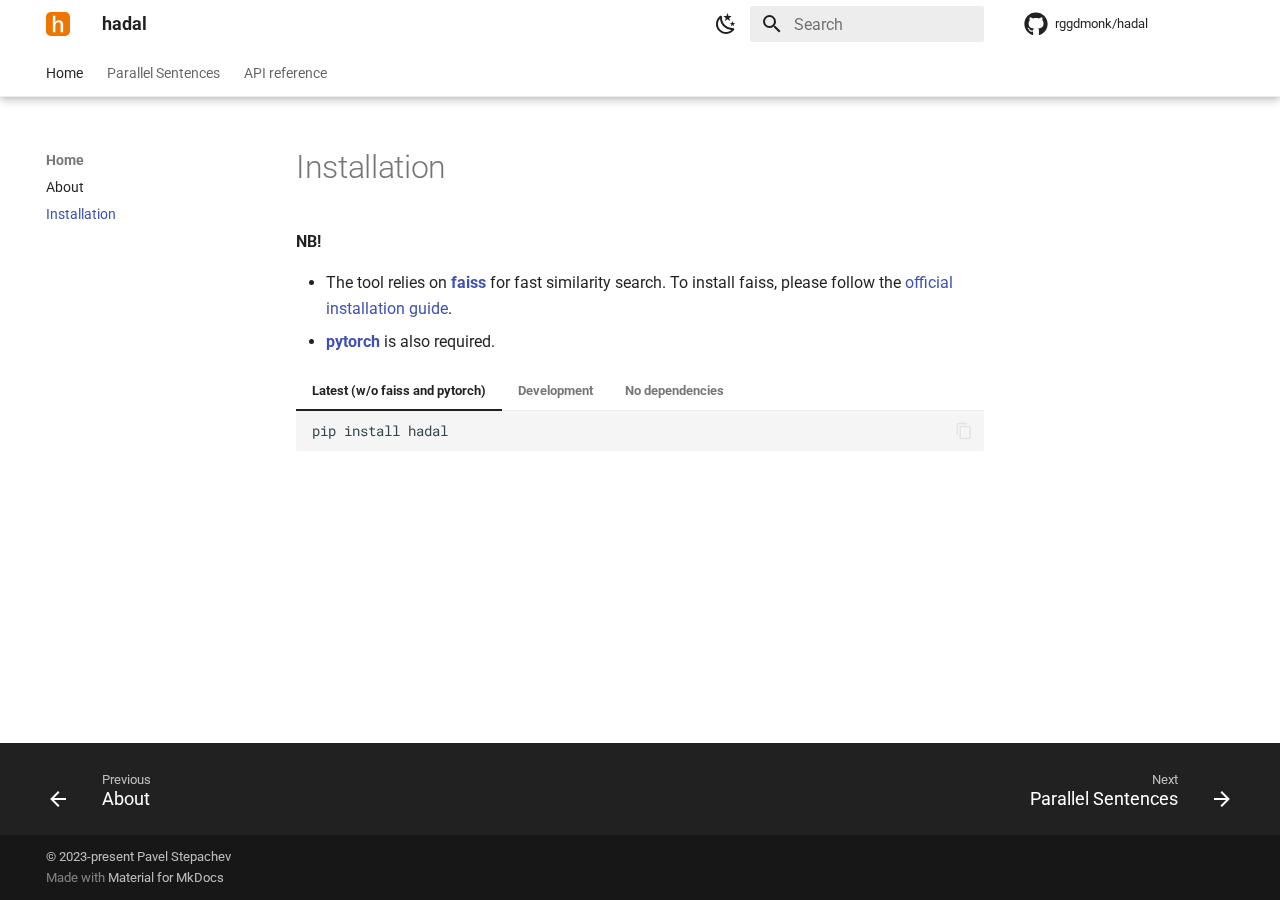
<file: installation/index.html>
<!doctype html>
<html lang="en" class="no-js">
  <head>
    
      <meta charset="utf-8">
      <meta name="viewport" content="width=device-width,initial-scale=1">
      
        <meta name="description" content="A simple and eﬀicient tool for mining and aligning sentences with pre-trained models.">
      
      
        <meta name="author" content="Pavel Stepachev">
      
      
      
        <link rel="prev" href="..">
      
      
        <link rel="next" href="../parallel_text/">
      
      
      <link rel="icon" href="../assets_img/hadal_logo.svg">
      <meta name="generator" content="mkdocs-1.5.3, mkdocs-material-9.4.8">
    
    
      
        <title>Installation - hadal</title>
      
    
    
      <link rel="stylesheet" href="../assets/stylesheets/main.4b4a2bd9.min.css">
      
        
        <link rel="stylesheet" href="../assets/stylesheets/palette.356b1318.min.css">
      
      

  
  
  
  
  <style>:root{--md-annotation-icon:url('data:image/svg+xml;charset=utf-8,<svg xmlns="http://www.w3.org/2000/svg" viewBox="0 0 24 24"><path d="M6 13v-2h8l-3.5-3.5 1.42-1.42L17.84 12l-5.92 5.92-1.42-1.42L14 13H6m16-1a10 10 0 0 1-10 10A10 10 0 0 1 2 12 10 10 0 0 1 12 2a10 10 0 0 1 10 10m-2 0a8 8 0 0 0-8-8 8 8 0 0 0-8 8 8 8 0 0 0 8 8 8 8 0 0 0 8-8Z"/></svg>');}</style>


    
    
      
    
    
      
        
        
        <link rel="preconnect" href="https://fonts.gstatic.com" crossorigin>
        <link rel="stylesheet" href="https://fonts.googleapis.com/css?family=Roboto:300,300i,400,400i,700,700i%7CRoboto+Mono:400,400i,700,700i&display=fallback">
        <style>:root{--md-text-font:"Roboto";--md-code-font:"Roboto Mono"}</style>
      
    
    
      <link rel="stylesheet" href="../assets/_mkdocstrings.css">
    
      <link rel="stylesheet" href="../stylesheets/extra.css">
    
    <script>__md_scope=new URL("..",location),__md_hash=e=>[...e].reduce((e,_)=>(e<<5)-e+_.charCodeAt(0),0),__md_get=(e,_=localStorage,t=__md_scope)=>JSON.parse(_.getItem(t.pathname+"."+e)),__md_set=(e,_,t=localStorage,a=__md_scope)=>{try{t.setItem(a.pathname+"."+e,JSON.stringify(_))}catch(e){}}</script>
    
      

    
    
    
  </head>
  
  
    
    
      
    
    
    
    
    <body dir="ltr" data-md-color-scheme="default" data-md-color-primary="white" data-md-color-accent="deep-orange">
  
    
    
      <script>var palette=__md_get("__palette");if(palette&&"object"==typeof palette.color)for(var key of Object.keys(palette.color))document.body.setAttribute("data-md-color-"+key,palette.color[key])</script>
    
    <input class="md-toggle" data-md-toggle="drawer" type="checkbox" id="__drawer" autocomplete="off">
    <input class="md-toggle" data-md-toggle="search" type="checkbox" id="__search" autocomplete="off">
    <label class="md-overlay" for="__drawer"></label>
    <div data-md-component="skip">
      
        
        <a href="#installation" class="md-skip">
          Skip to content
        </a>
      
    </div>
    <div data-md-component="announce">
      
    </div>
    
    
      

  

<header class="md-header md-header--shadow md-header--lifted" data-md-component="header">
  <nav class="md-header__inner md-grid" aria-label="Header">
    <a href=".." title="hadal" class="md-header__button md-logo" aria-label="hadal" data-md-component="logo">
      
  <img src="../assets_img/hadal_logo.svg" alt="logo">

    </a>
    <label class="md-header__button md-icon" for="__drawer">
      
      <svg xmlns="http://www.w3.org/2000/svg" viewBox="0 0 24 24"><path d="M3 6h18v2H3V6m0 5h18v2H3v-2m0 5h18v2H3v-2Z"/></svg>
    </label>
    <div class="md-header__title" data-md-component="header-title">
      <div class="md-header__ellipsis">
        <div class="md-header__topic">
          <span class="md-ellipsis">
            hadal
          </span>
        </div>
        <div class="md-header__topic" data-md-component="header-topic">
          <span class="md-ellipsis">
            
              Installation
            
          </span>
        </div>
      </div>
    </div>
    
      
        <form class="md-header__option" data-md-component="palette">
  
    
    
    
    <input class="md-option" data-md-color-media="" data-md-color-scheme="default" data-md-color-primary="white" data-md-color-accent="deep-orange"  aria-label="Switch to dark mode"  type="radio" name="__palette" id="__palette_1">
    
      <label class="md-header__button md-icon" title="Switch to dark mode" for="__palette_2" hidden>
        <svg xmlns="http://www.w3.org/2000/svg" viewBox="0 0 24 24"><path d="m17.75 4.09-2.53 1.94.91 3.06-2.63-1.81-2.63 1.81.91-3.06-2.53-1.94L12.44 4l1.06-3 1.06 3 3.19.09m3.5 6.91-1.64 1.25.59 1.98-1.7-1.17-1.7 1.17.59-1.98L15.75 11l2.06-.05L18.5 9l.69 1.95 2.06.05m-2.28 4.95c.83-.08 1.72 1.1 1.19 1.85-.32.45-.66.87-1.08 1.27C15.17 23 8.84 23 4.94 19.07c-3.91-3.9-3.91-10.24 0-14.14.4-.4.82-.76 1.27-1.08.75-.53 1.93.36 1.85 1.19-.27 2.86.69 5.83 2.89 8.02a9.96 9.96 0 0 0 8.02 2.89m-1.64 2.02a12.08 12.08 0 0 1-7.8-3.47c-2.17-2.19-3.33-5-3.49-7.82-2.81 3.14-2.7 7.96.31 10.98 3.02 3.01 7.84 3.12 10.98.31Z"/></svg>
      </label>
    
  
    
    
    
    <input class="md-option" data-md-color-media="" data-md-color-scheme="slate" data-md-color-primary="black" data-md-color-accent="deep-orange"  aria-label="Switch to light mode"  type="radio" name="__palette" id="__palette_2">
    
      <label class="md-header__button md-icon" title="Switch to light mode" for="__palette_1" hidden>
        <svg xmlns="http://www.w3.org/2000/svg" viewBox="0 0 24 24"><path d="M12 7a5 5 0 0 1 5 5 5 5 0 0 1-5 5 5 5 0 0 1-5-5 5 5 0 0 1 5-5m0 2a3 3 0 0 0-3 3 3 3 0 0 0 3 3 3 3 0 0 0 3-3 3 3 0 0 0-3-3m0-7 2.39 3.42C13.65 5.15 12.84 5 12 5c-.84 0-1.65.15-2.39.42L12 2M3.34 7l4.16-.35A7.2 7.2 0 0 0 5.94 8.5c-.44.74-.69 1.5-.83 2.29L3.34 7m.02 10 1.76-3.77a7.131 7.131 0 0 0 2.38 4.14L3.36 17M20.65 7l-1.77 3.79a7.023 7.023 0 0 0-2.38-4.15l4.15.36m-.01 10-4.14.36c.59-.51 1.12-1.14 1.54-1.86.42-.73.69-1.5.83-2.29L20.64 17M12 22l-2.41-3.44c.74.27 1.55.44 2.41.44.82 0 1.63-.17 2.37-.44L12 22Z"/></svg>
      </label>
    
  
</form>
      
    
    
    
      <label class="md-header__button md-icon" for="__search">
        
        <svg xmlns="http://www.w3.org/2000/svg" viewBox="0 0 24 24"><path d="M9.5 3A6.5 6.5 0 0 1 16 9.5c0 1.61-.59 3.09-1.56 4.23l.27.27h.79l5 5-1.5 1.5-5-5v-.79l-.27-.27A6.516 6.516 0 0 1 9.5 16 6.5 6.5 0 0 1 3 9.5 6.5 6.5 0 0 1 9.5 3m0 2C7 5 5 7 5 9.5S7 14 9.5 14 14 12 14 9.5 12 5 9.5 5Z"/></svg>
      </label>
      <div class="md-search" data-md-component="search" role="dialog">
  <label class="md-search__overlay" for="__search"></label>
  <div class="md-search__inner" role="search">
    <form class="md-search__form" name="search">
      <input type="text" class="md-search__input" name="query" aria-label="Search" placeholder="Search" autocapitalize="off" autocorrect="off" autocomplete="off" spellcheck="false" data-md-component="search-query" required>
      <label class="md-search__icon md-icon" for="__search">
        
        <svg xmlns="http://www.w3.org/2000/svg" viewBox="0 0 24 24"><path d="M9.5 3A6.5 6.5 0 0 1 16 9.5c0 1.61-.59 3.09-1.56 4.23l.27.27h.79l5 5-1.5 1.5-5-5v-.79l-.27-.27A6.516 6.516 0 0 1 9.5 16 6.5 6.5 0 0 1 3 9.5 6.5 6.5 0 0 1 9.5 3m0 2C7 5 5 7 5 9.5S7 14 9.5 14 14 12 14 9.5 12 5 9.5 5Z"/></svg>
        
        <svg xmlns="http://www.w3.org/2000/svg" viewBox="0 0 24 24"><path d="M20 11v2H8l5.5 5.5-1.42 1.42L4.16 12l7.92-7.92L13.5 5.5 8 11h12Z"/></svg>
      </label>
      <nav class="md-search__options" aria-label="Search">
        
        <button type="reset" class="md-search__icon md-icon" title="Clear" aria-label="Clear" tabindex="-1">
          
          <svg xmlns="http://www.w3.org/2000/svg" viewBox="0 0 24 24"><path d="M19 6.41 17.59 5 12 10.59 6.41 5 5 6.41 10.59 12 5 17.59 6.41 19 12 13.41 17.59 19 19 17.59 13.41 12 19 6.41Z"/></svg>
        </button>
      </nav>
      
        <div class="md-search__suggest" data-md-component="search-suggest"></div>
      
    </form>
    <div class="md-search__output">
      <div class="md-search__scrollwrap" data-md-scrollfix>
        <div class="md-search-result" data-md-component="search-result">
          <div class="md-search-result__meta">
            Initializing search
          </div>
          <ol class="md-search-result__list" role="presentation"></ol>
        </div>
      </div>
    </div>
  </div>
</div>
    
    
      <div class="md-header__source">
        <a href="https://github.com/rggdmonk/hadal" title="Go to repository" class="md-source" data-md-component="source">
  <div class="md-source__icon md-icon">
    
    <svg xmlns="http://www.w3.org/2000/svg" viewBox="0 0 496 512"><!--! Font Awesome Free 6.4.2 by @fontawesome - https://fontawesome.com License - https://fontawesome.com/license/free (Icons: CC BY 4.0, Fonts: SIL OFL 1.1, Code: MIT License) Copyright 2023 Fonticons, Inc.--><path d="M165.9 397.4c0 2-2.3 3.6-5.2 3.6-3.3.3-5.6-1.3-5.6-3.6 0-2 2.3-3.6 5.2-3.6 3-.3 5.6 1.3 5.6 3.6zm-31.1-4.5c-.7 2 1.3 4.3 4.3 4.9 2.6 1 5.6 0 6.2-2s-1.3-4.3-4.3-5.2c-2.6-.7-5.5.3-6.2 2.3zm44.2-1.7c-2.9.7-4.9 2.6-4.6 4.9.3 2 2.9 3.3 5.9 2.6 2.9-.7 4.9-2.6 4.6-4.6-.3-1.9-3-3.2-5.9-2.9zM244.8 8C106.1 8 0 113.3 0 252c0 110.9 69.8 205.8 169.5 239.2 12.8 2.3 17.3-5.6 17.3-12.1 0-6.2-.3-40.4-.3-61.4 0 0-70 15-84.7-29.8 0 0-11.4-29.1-27.8-36.6 0 0-22.9-15.7 1.6-15.4 0 0 24.9 2 38.6 25.8 21.9 38.6 58.6 27.5 72.9 20.9 2.3-16 8.8-27.1 16-33.7-55.9-6.2-112.3-14.3-112.3-110.5 0-27.5 7.6-41.3 23.6-58.9-2.6-6.5-11.1-33.3 2.6-67.9 20.9-6.5 69 27 69 27 20-5.6 41.5-8.5 62.8-8.5s42.8 2.9 62.8 8.5c0 0 48.1-33.6 69-27 13.7 34.7 5.2 61.4 2.6 67.9 16 17.7 25.8 31.5 25.8 58.9 0 96.5-58.9 104.2-114.8 110.5 9.2 7.9 17 22.9 17 46.4 0 33.7-.3 75.4-.3 83.6 0 6.5 4.6 14.4 17.3 12.1C428.2 457.8 496 362.9 496 252 496 113.3 383.5 8 244.8 8zM97.2 352.9c-1.3 1-1 3.3.7 5.2 1.6 1.6 3.9 2.3 5.2 1 1.3-1 1-3.3-.7-5.2-1.6-1.6-3.9-2.3-5.2-1zm-10.8-8.1c-.7 1.3.3 2.9 2.3 3.9 1.6 1 3.6.7 4.3-.7.7-1.3-.3-2.9-2.3-3.9-2-.6-3.6-.3-4.3.7zm32.4 35.6c-1.6 1.3-1 4.3 1.3 6.2 2.3 2.3 5.2 2.6 6.5 1 1.3-1.3.7-4.3-1.3-6.2-2.2-2.3-5.2-2.6-6.5-1zm-11.4-14.7c-1.6 1-1.6 3.6 0 5.9 1.6 2.3 4.3 3.3 5.6 2.3 1.6-1.3 1.6-3.9 0-6.2-1.4-2.3-4-3.3-5.6-2z"/></svg>
  </div>
  <div class="md-source__repository">
    rggdmonk/hadal
  </div>
</a>
      </div>
    
  </nav>
  
    
      
<nav class="md-tabs" aria-label="Tabs" data-md-component="tabs">
  <div class="md-grid">
    <ul class="md-tabs__list">
      
        
  
  
    
  
  
    
    
      <li class="md-tabs__item md-tabs__item--active">
        <a href=".." class="md-tabs__link">
          
  
  Home

        </a>
      </li>
    
  

      
        
  
  
  
    <li class="md-tabs__item">
      <a href="../parallel_text/" class="md-tabs__link">
        
  
    
  
  Parallel Sentences

      </a>
    </li>
  

      
        
  
  
  
    
    
      
  
  
  
    
    
      <li class="md-tabs__item">
        <a href="../api_reference/custom_logger/" class="md-tabs__link">
          
  
  API reference

        </a>
      </li>
    
  

    
  

      
    </ul>
  </div>
</nav>
    
  
</header>
    
    <div class="md-container" data-md-component="container">
      
      
        
      
      <main class="md-main" data-md-component="main">
        <div class="md-main__inner md-grid">
          
            
              
              <div class="md-sidebar md-sidebar--primary" data-md-component="sidebar" data-md-type="navigation" >
                <div class="md-sidebar__scrollwrap">
                  <div class="md-sidebar__inner">
                    


  


<nav class="md-nav md-nav--primary md-nav--lifted" aria-label="Navigation" data-md-level="0">
  <label class="md-nav__title" for="__drawer">
    <a href=".." title="hadal" class="md-nav__button md-logo" aria-label="hadal" data-md-component="logo">
      
  <img src="../assets_img/hadal_logo.svg" alt="logo">

    </a>
    hadal
  </label>
  
    <div class="md-nav__source">
      <a href="https://github.com/rggdmonk/hadal" title="Go to repository" class="md-source" data-md-component="source">
  <div class="md-source__icon md-icon">
    
    <svg xmlns="http://www.w3.org/2000/svg" viewBox="0 0 496 512"><!--! Font Awesome Free 6.4.2 by @fontawesome - https://fontawesome.com License - https://fontawesome.com/license/free (Icons: CC BY 4.0, Fonts: SIL OFL 1.1, Code: MIT License) Copyright 2023 Fonticons, Inc.--><path d="M165.9 397.4c0 2-2.3 3.6-5.2 3.6-3.3.3-5.6-1.3-5.6-3.6 0-2 2.3-3.6 5.2-3.6 3-.3 5.6 1.3 5.6 3.6zm-31.1-4.5c-.7 2 1.3 4.3 4.3 4.9 2.6 1 5.6 0 6.2-2s-1.3-4.3-4.3-5.2c-2.6-.7-5.5.3-6.2 2.3zm44.2-1.7c-2.9.7-4.9 2.6-4.6 4.9.3 2 2.9 3.3 5.9 2.6 2.9-.7 4.9-2.6 4.6-4.6-.3-1.9-3-3.2-5.9-2.9zM244.8 8C106.1 8 0 113.3 0 252c0 110.9 69.8 205.8 169.5 239.2 12.8 2.3 17.3-5.6 17.3-12.1 0-6.2-.3-40.4-.3-61.4 0 0-70 15-84.7-29.8 0 0-11.4-29.1-27.8-36.6 0 0-22.9-15.7 1.6-15.4 0 0 24.9 2 38.6 25.8 21.9 38.6 58.6 27.5 72.9 20.9 2.3-16 8.8-27.1 16-33.7-55.9-6.2-112.3-14.3-112.3-110.5 0-27.5 7.6-41.3 23.6-58.9-2.6-6.5-11.1-33.3 2.6-67.9 20.9-6.5 69 27 69 27 20-5.6 41.5-8.5 62.8-8.5s42.8 2.9 62.8 8.5c0 0 48.1-33.6 69-27 13.7 34.7 5.2 61.4 2.6 67.9 16 17.7 25.8 31.5 25.8 58.9 0 96.5-58.9 104.2-114.8 110.5 9.2 7.9 17 22.9 17 46.4 0 33.7-.3 75.4-.3 83.6 0 6.5 4.6 14.4 17.3 12.1C428.2 457.8 496 362.9 496 252 496 113.3 383.5 8 244.8 8zM97.2 352.9c-1.3 1-1 3.3.7 5.2 1.6 1.6 3.9 2.3 5.2 1 1.3-1 1-3.3-.7-5.2-1.6-1.6-3.9-2.3-5.2-1zm-10.8-8.1c-.7 1.3.3 2.9 2.3 3.9 1.6 1 3.6.7 4.3-.7.7-1.3-.3-2.9-2.3-3.9-2-.6-3.6-.3-4.3.7zm32.4 35.6c-1.6 1.3-1 4.3 1.3 6.2 2.3 2.3 5.2 2.6 6.5 1 1.3-1.3.7-4.3-1.3-6.2-2.2-2.3-5.2-2.6-6.5-1zm-11.4-14.7c-1.6 1-1.6 3.6 0 5.9 1.6 2.3 4.3 3.3 5.6 2.3 1.6-1.3 1.6-3.9 0-6.2-1.4-2.3-4-3.3-5.6-2z"/></svg>
  </div>
  <div class="md-source__repository">
    rggdmonk/hadal
  </div>
</a>
    </div>
  
  <ul class="md-nav__list" data-md-scrollfix>
    
      
      
  
  
    
  
  
    
    
    
    
    
      
      
    
    <li class="md-nav__item md-nav__item--active md-nav__item--section md-nav__item--nested">
      
        
        
        
        <input class="md-nav__toggle md-toggle " type="checkbox" id="__nav_1" checked>
        
          
          <label class="md-nav__link" for="__nav_1" id="__nav_1_label" tabindex="">
            
  
  <span class="md-ellipsis">
    Home
  </span>
  

            <span class="md-nav__icon md-icon"></span>
          </label>
        
        <nav class="md-nav" data-md-level="1" aria-labelledby="__nav_1_label" aria-expanded="true">
          <label class="md-nav__title" for="__nav_1">
            <span class="md-nav__icon md-icon"></span>
            Home
          </label>
          <ul class="md-nav__list" data-md-scrollfix>
            
              
                
  
  
  
    <li class="md-nav__item">
      <a href=".." class="md-nav__link">
        
  
  <span class="md-ellipsis">
    About
  </span>
  

      </a>
    </li>
  

              
            
              
                
  
  
    
  
  
    <li class="md-nav__item md-nav__item--active">
      
      <input class="md-nav__toggle md-toggle" type="checkbox" id="__toc">
      
      
        
      
      
      <a href="./" class="md-nav__link md-nav__link--active">
        
  
  <span class="md-ellipsis">
    Installation
  </span>
  

      </a>
      
    </li>
  

              
            
          </ul>
        </nav>
      
    </li>
  

    
      
      
  
  
  
    
    
    
    
    
      
      
    
    <li class="md-nav__item md-nav__item--section md-nav__item--nested">
      
        
        
        
          
        
        <input class="md-nav__toggle md-toggle md-toggle--indeterminate" type="checkbox" id="__nav_2" >
        
          
          
          <div class="md-nav__link md-nav__container">
            <a href="../parallel_text/" class="md-nav__link ">
              
  
  <span class="md-ellipsis">
    Parallel Sentences
  </span>
  

            </a>
            
              
              <label class="md-nav__link " for="__nav_2" id="__nav_2_label" tabindex="">
                <span class="md-nav__icon md-icon"></span>
              </label>
            
          </div>
        
        <nav class="md-nav" data-md-level="1" aria-labelledby="__nav_2_label" aria-expanded="false">
          <label class="md-nav__title" for="__nav_2">
            <span class="md-nav__icon md-icon"></span>
            Parallel Sentences
          </label>
          <ul class="md-nav__list" data-md-scrollfix>
            
              
                
  
  
  
    <li class="md-nav__item">
      <a href="../parallel_sentence_mining/margin_based/" class="md-nav__link">
        
  
  <span class="md-ellipsis">
    Margin-based
  </span>
  

      </a>
    </li>
  

              
            
          </ul>
        </nav>
      
    </li>
  

    
      
      
  
  
  
    
    
    
    
    
      
      
    
    <li class="md-nav__item md-nav__item--section md-nav__item--nested">
      
        
        
        
          
        
        <input class="md-nav__toggle md-toggle md-toggle--indeterminate" type="checkbox" id="__nav_3" >
        
          
          <label class="md-nav__link" for="__nav_3" id="__nav_3_label" tabindex="">
            
  
  <span class="md-ellipsis">
    API reference
  </span>
  

            <span class="md-nav__icon md-icon"></span>
          </label>
        
        <nav class="md-nav" data-md-level="1" aria-labelledby="__nav_3_label" aria-expanded="false">
          <label class="md-nav__title" for="__nav_3">
            <span class="md-nav__icon md-icon"></span>
            API reference
          </label>
          <ul class="md-nav__list" data-md-scrollfix>
            
              
                
  
  
  
    
    
    
    
    
      
      
    
    <li class="md-nav__item md-nav__item--section md-nav__item--nested">
      
        
        
        
          
        
        <input class="md-nav__toggle md-toggle md-toggle--indeterminate" type="checkbox" id="__nav_3_1" >
        
          
          <label class="md-nav__link" for="__nav_3_1" id="__nav_3_1_label" tabindex="">
            
  
  <span class="md-ellipsis">
    hadal
  </span>
  

            <span class="md-nav__icon md-icon"></span>
          </label>
        
        <nav class="md-nav" data-md-level="2" aria-labelledby="__nav_3_1_label" aria-expanded="false">
          <label class="md-nav__title" for="__nav_3_1">
            <span class="md-nav__icon md-icon"></span>
            hadal
          </label>
          <ul class="md-nav__list" data-md-scrollfix>
            
              
                
  
  
  
    <li class="md-nav__item">
      <a href="../api_reference/custom_logger/" class="md-nav__link">
        
  
  <span class="md-ellipsis">
    custom_logger
  </span>
  

      </a>
    </li>
  

              
            
              
                
  
  
  
    <li class="md-nav__item">
      <a href="../api_reference/faiss_search/" class="md-nav__link">
        
  
  <span class="md-ellipsis">
    faiss_search
  </span>
  

      </a>
    </li>
  

              
            
              
                
  
  
  
    <li class="md-nav__item">
      <a href="../api_reference/huggingface_automodel/" class="md-nav__link">
        
  
  <span class="md-ellipsis">
    huggingface_automodel
  </span>
  

      </a>
    </li>
  

              
            
              
                
  
  
  
    
    
    
    
    
    <li class="md-nav__item md-nav__item--nested">
      
        
        
        
          
        
        <input class="md-nav__toggle md-toggle md-toggle--indeterminate" type="checkbox" id="__nav_3_1_4" >
        
          
          <label class="md-nav__link" for="__nav_3_1_4" id="__nav_3_1_4_label" tabindex="0">
            
  
  <span class="md-ellipsis">
    parallel_sentence_mining
  </span>
  

            <span class="md-nav__icon md-icon"></span>
          </label>
        
        <nav class="md-nav" data-md-level="3" aria-labelledby="__nav_3_1_4_label" aria-expanded="false">
          <label class="md-nav__title" for="__nav_3_1_4">
            <span class="md-nav__icon md-icon"></span>
            parallel_sentence_mining
          </label>
          <ul class="md-nav__list" data-md-scrollfix>
            
              
                
  
  
  
    
    
    
    
    
    <li class="md-nav__item md-nav__item--nested">
      
        
        
        
          
        
        <input class="md-nav__toggle md-toggle md-toggle--indeterminate" type="checkbox" id="__nav_3_1_4_1" >
        
          
          <label class="md-nav__link" for="__nav_3_1_4_1" id="__nav_3_1_4_1_label" tabindex="0">
            
  
  <span class="md-ellipsis">
    margin_based
  </span>
  

            <span class="md-nav__icon md-icon"></span>
          </label>
        
        <nav class="md-nav" data-md-level="4" aria-labelledby="__nav_3_1_4_1_label" aria-expanded="false">
          <label class="md-nav__title" for="__nav_3_1_4_1">
            <span class="md-nav__icon md-icon"></span>
            margin_based
          </label>
          <ul class="md-nav__list" data-md-scrollfix>
            
              
                
  
  
  
    <li class="md-nav__item">
      <a href="../api_reference/parallel_sentence_mining/margin_based/margin_based/" class="md-nav__link">
        
  
  <span class="md-ellipsis">
    margin_based
  </span>
  

      </a>
    </li>
  

              
            
              
                
  
  
  
    <li class="md-nav__item">
      <a href="../api_reference/parallel_sentence_mining/margin_based/margin_based_tools/" class="md-nav__link">
        
  
  <span class="md-ellipsis">
    margin_based_tools
  </span>
  

      </a>
    </li>
  

              
            
          </ul>
        </nav>
      
    </li>
  

              
            
          </ul>
        </nav>
      
    </li>
  

              
            
          </ul>
        </nav>
      
    </li>
  

              
            
          </ul>
        </nav>
      
    </li>
  

    
  </ul>
</nav>
                  </div>
                </div>
              </div>
            
            
              
              <div class="md-sidebar md-sidebar--secondary" data-md-component="sidebar" data-md-type="toc" >
                <div class="md-sidebar__scrollwrap">
                  <div class="md-sidebar__inner">
                    

<nav class="md-nav md-nav--secondary" aria-label="Table of contents">
  
  
  
    
  
  
</nav>
                  </div>
                </div>
              </div>
            
          
          
            <div class="md-content" data-md-component="content">
              <article class="md-content__inner md-typeset">
                
                  

  
  


<h1 id="installation">Installation<a class="headerlink" href="#installation" title="Permanent link">&para;</a></h1>
<p><strong>NB!</strong></p>
<ul>
<li>The tool relies on <a href="https://github.com/facebookresearch/faiss"><strong>faiss</strong></a> for fast similarity search. To install faiss, please follow the <a href="https://github.com/facebookresearch/faiss/blob/main/INSTALL.md">official installation guide</a>.</li>
<li><a href="https://pytorch.org/get-started/locally/"><strong>pytorch</strong></a> is also required.</li>
</ul>
<div class="tabbed-set tabbed-alternate" data-tabs="1:3"><input checked="checked" id="__tabbed_1_1" name="__tabbed_1" type="radio" /><input id="__tabbed_1_2" name="__tabbed_1" type="radio" /><input id="__tabbed_1_3" name="__tabbed_1" type="radio" /><div class="tabbed-labels"><label for="__tabbed_1_1">Latest (w/o faiss and pytorch)</label><label for="__tabbed_1_2">Development</label><label for="__tabbed_1_3">No dependencies</label></div>
<div class="tabbed-content">
<div class="tabbed-block">
<div class="highlight"><pre><span></span><code><a id="__codelineno-0-1" name="__codelineno-0-1" href="#__codelineno-0-1"></a>pip<span class="w"> </span>install<span class="w"> </span>hadal
</code></pre></div>
</div>
<div class="tabbed-block">
<div class="highlight"><pre><span></span><code><a id="__codelineno-1-1" name="__codelineno-1-1" href="#__codelineno-1-1"></a>pip<span class="w"> </span>install<span class="w"> </span>hadal<span class="o">[</span>dev<span class="o">]</span>
<a id="__codelineno-1-2" name="__codelineno-1-2" href="#__codelineno-1-2"></a>pip<span class="w"> </span>install<span class="w"> </span>hadal<span class="o">[</span>docs<span class="o">]</span>
</code></pre></div>
</div>
<div class="tabbed-block">
<div class="highlight"><pre><span></span><code><a id="__codelineno-2-1" name="__codelineno-2-1" href="#__codelineno-2-1"></a>pip<span class="w"> </span>install<span class="w"> </span>hadal<span class="w"> </span>--no-deps
</code></pre></div>
</div>
</div>
</div>





                
              </article>
            </div>
          
          
  <script>var tabs=__md_get("__tabs");if(Array.isArray(tabs))e:for(var set of document.querySelectorAll(".tabbed-set")){var tab,labels=set.querySelector(".tabbed-labels");for(tab of tabs)for(var label of labels.getElementsByTagName("label"))if(label.innerText.trim()===tab){var input=document.getElementById(label.htmlFor);input.checked=!0;continue e}}</script>

        </div>
        
      </main>
      
        <footer class="md-footer">
  
    
      
      <nav class="md-footer__inner md-grid" aria-label="Footer" >
        
          
          <a href=".." class="md-footer__link md-footer__link--prev" aria-label="Previous: About">
            <div class="md-footer__button md-icon">
              
              <svg xmlns="http://www.w3.org/2000/svg" viewBox="0 0 24 24"><path d="M20 11v2H8l5.5 5.5-1.42 1.42L4.16 12l7.92-7.92L13.5 5.5 8 11h12Z"/></svg>
            </div>
            <div class="md-footer__title">
              <span class="md-footer__direction">
                Previous
              </span>
              <div class="md-ellipsis">
                About
              </div>
            </div>
          </a>
        
        
          
          <a href="../parallel_text/" class="md-footer__link md-footer__link--next" aria-label="Next: Parallel Sentences">
            <div class="md-footer__title">
              <span class="md-footer__direction">
                Next
              </span>
              <div class="md-ellipsis">
                Parallel Sentences
              </div>
            </div>
            <div class="md-footer__button md-icon">
              
              <svg xmlns="http://www.w3.org/2000/svg" viewBox="0 0 24 24"><path d="M4 11v2h12l-5.5 5.5 1.42 1.42L19.84 12l-7.92-7.92L10.5 5.5 16 11H4Z"/></svg>
            </div>
          </a>
        
      </nav>
    
  
  <div class="md-footer-meta md-typeset">
    <div class="md-footer-meta__inner md-grid">
      <div class="md-copyright">
  
    <div class="md-copyright__highlight">
      &copy; 2023-present <a href="https://github.com/rggdmonk"  target="_blank" rel="noopener">Pavel Stepachev</a>

    </div>
  
  
    Made with
    <a href="https://squidfunk.github.io/mkdocs-material/" target="_blank" rel="noopener">
      Material for MkDocs
    </a>
  
</div>
      
    </div>
  </div>
</footer>
      
    </div>
    <div class="md-dialog" data-md-component="dialog">
      <div class="md-dialog__inner md-typeset"></div>
    </div>
    
    
    <script id="__config" type="application/json">{"base": "..", "features": ["navigation.expand", "navigation.footer", "navigation.instant", "navigation.sections", "navigation.tabs", "navigation.tabs.sticky", "search.suggest", "search.highlight", "content.tabs.link", "content.code.select", "content.code.annotation", "content.code.copy"], "search": "../assets/javascripts/workers/search.f886a092.min.js", "translations": {"clipboard.copied": "Copied to clipboard", "clipboard.copy": "Copy to clipboard", "search.result.more.one": "1 more on this page", "search.result.more.other": "# more on this page", "search.result.none": "No matching documents", "search.result.one": "1 matching document", "search.result.other": "# matching documents", "search.result.placeholder": "Type to start searching", "search.result.term.missing": "Missing", "select.version": "Select version"}}</script>
    
    
      <script src="../assets/javascripts/bundle.81fa17fe.min.js"></script>
      
    
  </body>
</html>
</file>
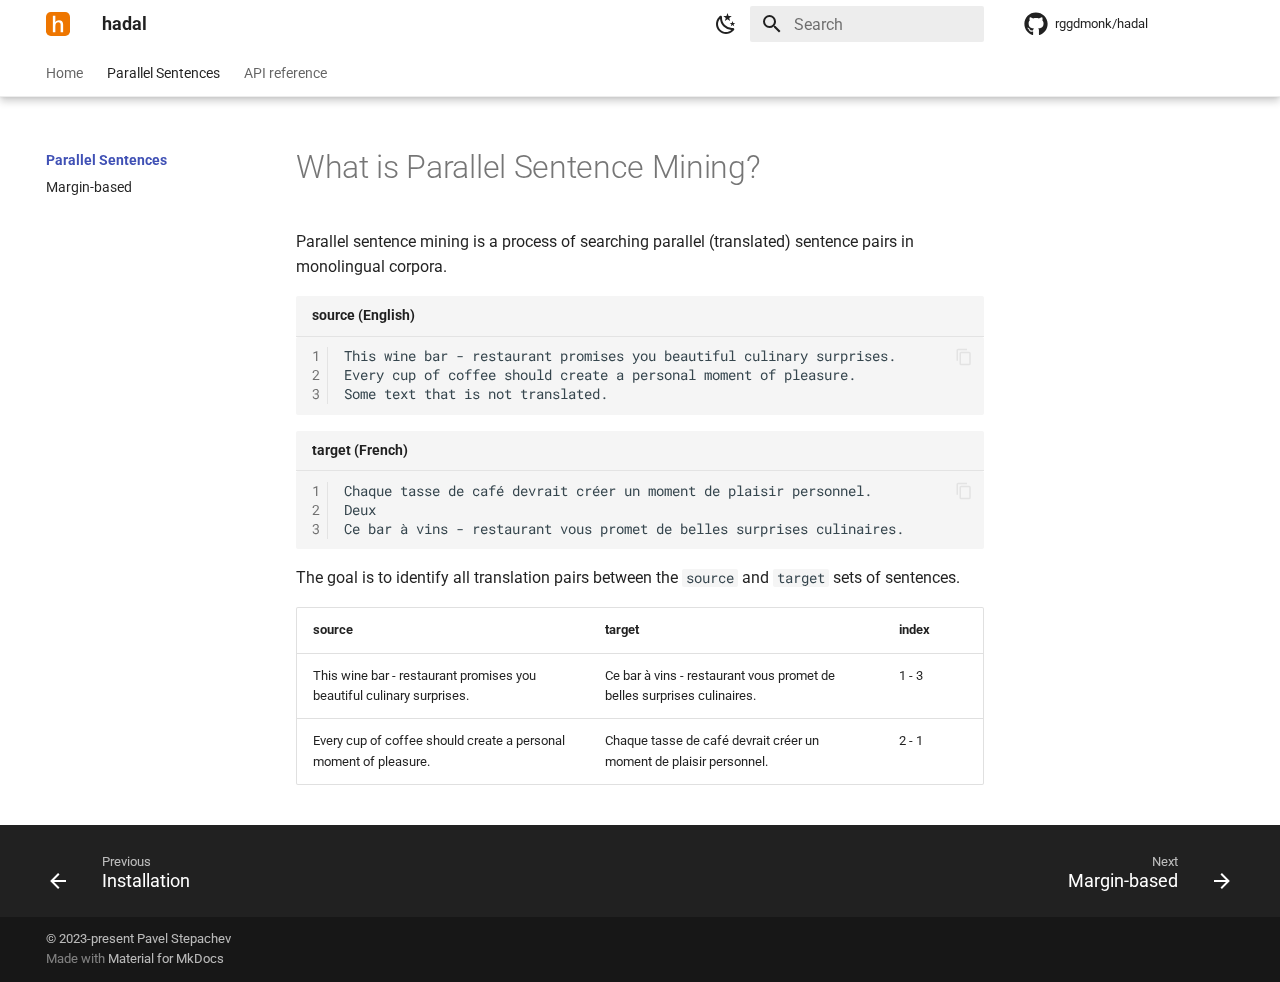
<file: parallel_text/index.html>
<!doctype html>
<html lang="en" class="no-js">
  <head>
    
      <meta charset="utf-8">
      <meta name="viewport" content="width=device-width,initial-scale=1">
      
        <meta name="description" content="A simple and eﬀicient tool for mining and aligning sentences with pre-trained models.">
      
      
        <meta name="author" content="Pavel Stepachev">
      
      
      
        <link rel="prev" href="../installation/">
      
      
        <link rel="next" href="../parallel_sentence_mining/margin_based/">
      
      
      <link rel="icon" href="../assets_img/hadal_logo.svg">
      <meta name="generator" content="mkdocs-1.5.3, mkdocs-material-9.4.8">
    
    
      
        <title>Parallel Sentences - hadal</title>
      
    
    
      <link rel="stylesheet" href="../assets/stylesheets/main.4b4a2bd9.min.css">
      
        
        <link rel="stylesheet" href="../assets/stylesheets/palette.356b1318.min.css">
      
      

  
  
  
  
  <style>:root{--md-annotation-icon:url('data:image/svg+xml;charset=utf-8,<svg xmlns="http://www.w3.org/2000/svg" viewBox="0 0 24 24"><path d="M6 13v-2h8l-3.5-3.5 1.42-1.42L17.84 12l-5.92 5.92-1.42-1.42L14 13H6m16-1a10 10 0 0 1-10 10A10 10 0 0 1 2 12 10 10 0 0 1 12 2a10 10 0 0 1 10 10m-2 0a8 8 0 0 0-8-8 8 8 0 0 0-8 8 8 8 0 0 0 8 8 8 8 0 0 0 8-8Z"/></svg>');}</style>


    
    
      
    
    
      
        
        
        <link rel="preconnect" href="https://fonts.gstatic.com" crossorigin>
        <link rel="stylesheet" href="https://fonts.googleapis.com/css?family=Roboto:300,300i,400,400i,700,700i%7CRoboto+Mono:400,400i,700,700i&display=fallback">
        <style>:root{--md-text-font:"Roboto";--md-code-font:"Roboto Mono"}</style>
      
    
    
      <link rel="stylesheet" href="../assets/_mkdocstrings.css">
    
      <link rel="stylesheet" href="../stylesheets/extra.css">
    
    <script>__md_scope=new URL("..",location),__md_hash=e=>[...e].reduce((e,_)=>(e<<5)-e+_.charCodeAt(0),0),__md_get=(e,_=localStorage,t=__md_scope)=>JSON.parse(_.getItem(t.pathname+"."+e)),__md_set=(e,_,t=localStorage,a=__md_scope)=>{try{t.setItem(a.pathname+"."+e,JSON.stringify(_))}catch(e){}}</script>
    
      

    
    
    
  </head>
  
  
    
    
      
    
    
    
    
    <body dir="ltr" data-md-color-scheme="default" data-md-color-primary="white" data-md-color-accent="deep-orange">
  
    
    
      <script>var palette=__md_get("__palette");if(palette&&"object"==typeof palette.color)for(var key of Object.keys(palette.color))document.body.setAttribute("data-md-color-"+key,palette.color[key])</script>
    
    <input class="md-toggle" data-md-toggle="drawer" type="checkbox" id="__drawer" autocomplete="off">
    <input class="md-toggle" data-md-toggle="search" type="checkbox" id="__search" autocomplete="off">
    <label class="md-overlay" for="__drawer"></label>
    <div data-md-component="skip">
      
        
        <a href="#what-is-parallel-sentence-mining" class="md-skip">
          Skip to content
        </a>
      
    </div>
    <div data-md-component="announce">
      
    </div>
    
    
      

  

<header class="md-header md-header--shadow md-header--lifted" data-md-component="header">
  <nav class="md-header__inner md-grid" aria-label="Header">
    <a href=".." title="hadal" class="md-header__button md-logo" aria-label="hadal" data-md-component="logo">
      
  <img src="../assets_img/hadal_logo.svg" alt="logo">

    </a>
    <label class="md-header__button md-icon" for="__drawer">
      
      <svg xmlns="http://www.w3.org/2000/svg" viewBox="0 0 24 24"><path d="M3 6h18v2H3V6m0 5h18v2H3v-2m0 5h18v2H3v-2Z"/></svg>
    </label>
    <div class="md-header__title" data-md-component="header-title">
      <div class="md-header__ellipsis">
        <div class="md-header__topic">
          <span class="md-ellipsis">
            hadal
          </span>
        </div>
        <div class="md-header__topic" data-md-component="header-topic">
          <span class="md-ellipsis">
            
              Parallel Sentences
            
          </span>
        </div>
      </div>
    </div>
    
      
        <form class="md-header__option" data-md-component="palette">
  
    
    
    
    <input class="md-option" data-md-color-media="" data-md-color-scheme="default" data-md-color-primary="white" data-md-color-accent="deep-orange"  aria-label="Switch to dark mode"  type="radio" name="__palette" id="__palette_1">
    
      <label class="md-header__button md-icon" title="Switch to dark mode" for="__palette_2" hidden>
        <svg xmlns="http://www.w3.org/2000/svg" viewBox="0 0 24 24"><path d="m17.75 4.09-2.53 1.94.91 3.06-2.63-1.81-2.63 1.81.91-3.06-2.53-1.94L12.44 4l1.06-3 1.06 3 3.19.09m3.5 6.91-1.64 1.25.59 1.98-1.7-1.17-1.7 1.17.59-1.98L15.75 11l2.06-.05L18.5 9l.69 1.95 2.06.05m-2.28 4.95c.83-.08 1.72 1.1 1.19 1.85-.32.45-.66.87-1.08 1.27C15.17 23 8.84 23 4.94 19.07c-3.91-3.9-3.91-10.24 0-14.14.4-.4.82-.76 1.27-1.08.75-.53 1.93.36 1.85 1.19-.27 2.86.69 5.83 2.89 8.02a9.96 9.96 0 0 0 8.02 2.89m-1.64 2.02a12.08 12.08 0 0 1-7.8-3.47c-2.17-2.19-3.33-5-3.49-7.82-2.81 3.14-2.7 7.96.31 10.98 3.02 3.01 7.84 3.12 10.98.31Z"/></svg>
      </label>
    
  
    
    
    
    <input class="md-option" data-md-color-media="" data-md-color-scheme="slate" data-md-color-primary="black" data-md-color-accent="deep-orange"  aria-label="Switch to light mode"  type="radio" name="__palette" id="__palette_2">
    
      <label class="md-header__button md-icon" title="Switch to light mode" for="__palette_1" hidden>
        <svg xmlns="http://www.w3.org/2000/svg" viewBox="0 0 24 24"><path d="M12 7a5 5 0 0 1 5 5 5 5 0 0 1-5 5 5 5 0 0 1-5-5 5 5 0 0 1 5-5m0 2a3 3 0 0 0-3 3 3 3 0 0 0 3 3 3 3 0 0 0 3-3 3 3 0 0 0-3-3m0-7 2.39 3.42C13.65 5.15 12.84 5 12 5c-.84 0-1.65.15-2.39.42L12 2M3.34 7l4.16-.35A7.2 7.2 0 0 0 5.94 8.5c-.44.74-.69 1.5-.83 2.29L3.34 7m.02 10 1.76-3.77a7.131 7.131 0 0 0 2.38 4.14L3.36 17M20.65 7l-1.77 3.79a7.023 7.023 0 0 0-2.38-4.15l4.15.36m-.01 10-4.14.36c.59-.51 1.12-1.14 1.54-1.86.42-.73.69-1.5.83-2.29L20.64 17M12 22l-2.41-3.44c.74.27 1.55.44 2.41.44.82 0 1.63-.17 2.37-.44L12 22Z"/></svg>
      </label>
    
  
</form>
      
    
    
    
      <label class="md-header__button md-icon" for="__search">
        
        <svg xmlns="http://www.w3.org/2000/svg" viewBox="0 0 24 24"><path d="M9.5 3A6.5 6.5 0 0 1 16 9.5c0 1.61-.59 3.09-1.56 4.23l.27.27h.79l5 5-1.5 1.5-5-5v-.79l-.27-.27A6.516 6.516 0 0 1 9.5 16 6.5 6.5 0 0 1 3 9.5 6.5 6.5 0 0 1 9.5 3m0 2C7 5 5 7 5 9.5S7 14 9.5 14 14 12 14 9.5 12 5 9.5 5Z"/></svg>
      </label>
      <div class="md-search" data-md-component="search" role="dialog">
  <label class="md-search__overlay" for="__search"></label>
  <div class="md-search__inner" role="search">
    <form class="md-search__form" name="search">
      <input type="text" class="md-search__input" name="query" aria-label="Search" placeholder="Search" autocapitalize="off" autocorrect="off" autocomplete="off" spellcheck="false" data-md-component="search-query" required>
      <label class="md-search__icon md-icon" for="__search">
        
        <svg xmlns="http://www.w3.org/2000/svg" viewBox="0 0 24 24"><path d="M9.5 3A6.5 6.5 0 0 1 16 9.5c0 1.61-.59 3.09-1.56 4.23l.27.27h.79l5 5-1.5 1.5-5-5v-.79l-.27-.27A6.516 6.516 0 0 1 9.5 16 6.5 6.5 0 0 1 3 9.5 6.5 6.5 0 0 1 9.5 3m0 2C7 5 5 7 5 9.5S7 14 9.5 14 14 12 14 9.5 12 5 9.5 5Z"/></svg>
        
        <svg xmlns="http://www.w3.org/2000/svg" viewBox="0 0 24 24"><path d="M20 11v2H8l5.5 5.5-1.42 1.42L4.16 12l7.92-7.92L13.5 5.5 8 11h12Z"/></svg>
      </label>
      <nav class="md-search__options" aria-label="Search">
        
        <button type="reset" class="md-search__icon md-icon" title="Clear" aria-label="Clear" tabindex="-1">
          
          <svg xmlns="http://www.w3.org/2000/svg" viewBox="0 0 24 24"><path d="M19 6.41 17.59 5 12 10.59 6.41 5 5 6.41 10.59 12 5 17.59 6.41 19 12 13.41 17.59 19 19 17.59 13.41 12 19 6.41Z"/></svg>
        </button>
      </nav>
      
        <div class="md-search__suggest" data-md-component="search-suggest"></div>
      
    </form>
    <div class="md-search__output">
      <div class="md-search__scrollwrap" data-md-scrollfix>
        <div class="md-search-result" data-md-component="search-result">
          <div class="md-search-result__meta">
            Initializing search
          </div>
          <ol class="md-search-result__list" role="presentation"></ol>
        </div>
      </div>
    </div>
  </div>
</div>
    
    
      <div class="md-header__source">
        <a href="https://github.com/rggdmonk/hadal" title="Go to repository" class="md-source" data-md-component="source">
  <div class="md-source__icon md-icon">
    
    <svg xmlns="http://www.w3.org/2000/svg" viewBox="0 0 496 512"><!--! Font Awesome Free 6.4.2 by @fontawesome - https://fontawesome.com License - https://fontawesome.com/license/free (Icons: CC BY 4.0, Fonts: SIL OFL 1.1, Code: MIT License) Copyright 2023 Fonticons, Inc.--><path d="M165.9 397.4c0 2-2.3 3.6-5.2 3.6-3.3.3-5.6-1.3-5.6-3.6 0-2 2.3-3.6 5.2-3.6 3-.3 5.6 1.3 5.6 3.6zm-31.1-4.5c-.7 2 1.3 4.3 4.3 4.9 2.6 1 5.6 0 6.2-2s-1.3-4.3-4.3-5.2c-2.6-.7-5.5.3-6.2 2.3zm44.2-1.7c-2.9.7-4.9 2.6-4.6 4.9.3 2 2.9 3.3 5.9 2.6 2.9-.7 4.9-2.6 4.6-4.6-.3-1.9-3-3.2-5.9-2.9zM244.8 8C106.1 8 0 113.3 0 252c0 110.9 69.8 205.8 169.5 239.2 12.8 2.3 17.3-5.6 17.3-12.1 0-6.2-.3-40.4-.3-61.4 0 0-70 15-84.7-29.8 0 0-11.4-29.1-27.8-36.6 0 0-22.9-15.7 1.6-15.4 0 0 24.9 2 38.6 25.8 21.9 38.6 58.6 27.5 72.9 20.9 2.3-16 8.8-27.1 16-33.7-55.9-6.2-112.3-14.3-112.3-110.5 0-27.5 7.6-41.3 23.6-58.9-2.6-6.5-11.1-33.3 2.6-67.9 20.9-6.5 69 27 69 27 20-5.6 41.5-8.5 62.8-8.5s42.8 2.9 62.8 8.5c0 0 48.1-33.6 69-27 13.7 34.7 5.2 61.4 2.6 67.9 16 17.7 25.8 31.5 25.8 58.9 0 96.5-58.9 104.2-114.8 110.5 9.2 7.9 17 22.9 17 46.4 0 33.7-.3 75.4-.3 83.6 0 6.5 4.6 14.4 17.3 12.1C428.2 457.8 496 362.9 496 252 496 113.3 383.5 8 244.8 8zM97.2 352.9c-1.3 1-1 3.3.7 5.2 1.6 1.6 3.9 2.3 5.2 1 1.3-1 1-3.3-.7-5.2-1.6-1.6-3.9-2.3-5.2-1zm-10.8-8.1c-.7 1.3.3 2.9 2.3 3.9 1.6 1 3.6.7 4.3-.7.7-1.3-.3-2.9-2.3-3.9-2-.6-3.6-.3-4.3.7zm32.4 35.6c-1.6 1.3-1 4.3 1.3 6.2 2.3 2.3 5.2 2.6 6.5 1 1.3-1.3.7-4.3-1.3-6.2-2.2-2.3-5.2-2.6-6.5-1zm-11.4-14.7c-1.6 1-1.6 3.6 0 5.9 1.6 2.3 4.3 3.3 5.6 2.3 1.6-1.3 1.6-3.9 0-6.2-1.4-2.3-4-3.3-5.6-2z"/></svg>
  </div>
  <div class="md-source__repository">
    rggdmonk/hadal
  </div>
</a>
      </div>
    
  </nav>
  
    
      
<nav class="md-tabs" aria-label="Tabs" data-md-component="tabs">
  <div class="md-grid">
    <ul class="md-tabs__list">
      
        
  
  
  
    
    
      <li class="md-tabs__item">
        <a href=".." class="md-tabs__link">
          
  
  Home

        </a>
      </li>
    
  

      
        
  
  
    
  
  
    <li class="md-tabs__item md-tabs__item--active">
      <a href="./" class="md-tabs__link">
        
  
    
  
  Parallel Sentences

      </a>
    </li>
  

      
        
  
  
  
    
    
      
  
  
  
    
    
      <li class="md-tabs__item">
        <a href="../api_reference/custom_logger/" class="md-tabs__link">
          
  
  API reference

        </a>
      </li>
    
  

    
  

      
    </ul>
  </div>
</nav>
    
  
</header>
    
    <div class="md-container" data-md-component="container">
      
      
        
      
      <main class="md-main" data-md-component="main">
        <div class="md-main__inner md-grid">
          
            
              
              <div class="md-sidebar md-sidebar--primary" data-md-component="sidebar" data-md-type="navigation" >
                <div class="md-sidebar__scrollwrap">
                  <div class="md-sidebar__inner">
                    


  


<nav class="md-nav md-nav--primary md-nav--lifted" aria-label="Navigation" data-md-level="0">
  <label class="md-nav__title" for="__drawer">
    <a href=".." title="hadal" class="md-nav__button md-logo" aria-label="hadal" data-md-component="logo">
      
  <img src="../assets_img/hadal_logo.svg" alt="logo">

    </a>
    hadal
  </label>
  
    <div class="md-nav__source">
      <a href="https://github.com/rggdmonk/hadal" title="Go to repository" class="md-source" data-md-component="source">
  <div class="md-source__icon md-icon">
    
    <svg xmlns="http://www.w3.org/2000/svg" viewBox="0 0 496 512"><!--! Font Awesome Free 6.4.2 by @fontawesome - https://fontawesome.com License - https://fontawesome.com/license/free (Icons: CC BY 4.0, Fonts: SIL OFL 1.1, Code: MIT License) Copyright 2023 Fonticons, Inc.--><path d="M165.9 397.4c0 2-2.3 3.6-5.2 3.6-3.3.3-5.6-1.3-5.6-3.6 0-2 2.3-3.6 5.2-3.6 3-.3 5.6 1.3 5.6 3.6zm-31.1-4.5c-.7 2 1.3 4.3 4.3 4.9 2.6 1 5.6 0 6.2-2s-1.3-4.3-4.3-5.2c-2.6-.7-5.5.3-6.2 2.3zm44.2-1.7c-2.9.7-4.9 2.6-4.6 4.9.3 2 2.9 3.3 5.9 2.6 2.9-.7 4.9-2.6 4.6-4.6-.3-1.9-3-3.2-5.9-2.9zM244.8 8C106.1 8 0 113.3 0 252c0 110.9 69.8 205.8 169.5 239.2 12.8 2.3 17.3-5.6 17.3-12.1 0-6.2-.3-40.4-.3-61.4 0 0-70 15-84.7-29.8 0 0-11.4-29.1-27.8-36.6 0 0-22.9-15.7 1.6-15.4 0 0 24.9 2 38.6 25.8 21.9 38.6 58.6 27.5 72.9 20.9 2.3-16 8.8-27.1 16-33.7-55.9-6.2-112.3-14.3-112.3-110.5 0-27.5 7.6-41.3 23.6-58.9-2.6-6.5-11.1-33.3 2.6-67.9 20.9-6.5 69 27 69 27 20-5.6 41.5-8.5 62.8-8.5s42.8 2.9 62.8 8.5c0 0 48.1-33.6 69-27 13.7 34.7 5.2 61.4 2.6 67.9 16 17.7 25.8 31.5 25.8 58.9 0 96.5-58.9 104.2-114.8 110.5 9.2 7.9 17 22.9 17 46.4 0 33.7-.3 75.4-.3 83.6 0 6.5 4.6 14.4 17.3 12.1C428.2 457.8 496 362.9 496 252 496 113.3 383.5 8 244.8 8zM97.2 352.9c-1.3 1-1 3.3.7 5.2 1.6 1.6 3.9 2.3 5.2 1 1.3-1 1-3.3-.7-5.2-1.6-1.6-3.9-2.3-5.2-1zm-10.8-8.1c-.7 1.3.3 2.9 2.3 3.9 1.6 1 3.6.7 4.3-.7.7-1.3-.3-2.9-2.3-3.9-2-.6-3.6-.3-4.3.7zm32.4 35.6c-1.6 1.3-1 4.3 1.3 6.2 2.3 2.3 5.2 2.6 6.5 1 1.3-1.3.7-4.3-1.3-6.2-2.2-2.3-5.2-2.6-6.5-1zm-11.4-14.7c-1.6 1-1.6 3.6 0 5.9 1.6 2.3 4.3 3.3 5.6 2.3 1.6-1.3 1.6-3.9 0-6.2-1.4-2.3-4-3.3-5.6-2z"/></svg>
  </div>
  <div class="md-source__repository">
    rggdmonk/hadal
  </div>
</a>
    </div>
  
  <ul class="md-nav__list" data-md-scrollfix>
    
      
      
  
  
  
    
    
    
    
    
      
      
    
    <li class="md-nav__item md-nav__item--section md-nav__item--nested">
      
        
        
        
          
        
        <input class="md-nav__toggle md-toggle md-toggle--indeterminate" type="checkbox" id="__nav_1" >
        
          
          <label class="md-nav__link" for="__nav_1" id="__nav_1_label" tabindex="">
            
  
  <span class="md-ellipsis">
    Home
  </span>
  

            <span class="md-nav__icon md-icon"></span>
          </label>
        
        <nav class="md-nav" data-md-level="1" aria-labelledby="__nav_1_label" aria-expanded="false">
          <label class="md-nav__title" for="__nav_1">
            <span class="md-nav__icon md-icon"></span>
            Home
          </label>
          <ul class="md-nav__list" data-md-scrollfix>
            
              
                
  
  
  
    <li class="md-nav__item">
      <a href=".." class="md-nav__link">
        
  
  <span class="md-ellipsis">
    About
  </span>
  

      </a>
    </li>
  

              
            
              
                
  
  
  
    <li class="md-nav__item">
      <a href="../installation/" class="md-nav__link">
        
  
  <span class="md-ellipsis">
    Installation
  </span>
  

      </a>
    </li>
  

              
            
          </ul>
        </nav>
      
    </li>
  

    
      
      
  
  
    
  
  
    
    
    
    
    
      
      
    
    <li class="md-nav__item md-nav__item--active md-nav__item--section md-nav__item--nested">
      
        
        
        
        <input class="md-nav__toggle md-toggle " type="checkbox" id="__nav_2" checked>
        
          
          
          <div class="md-nav__link md-nav__container">
            <a href="./" class="md-nav__link md-nav__link--active">
              
  
  <span class="md-ellipsis">
    Parallel Sentences
  </span>
  

            </a>
            
              
              <label class="md-nav__link md-nav__link--active" for="__nav_2" id="__nav_2_label" tabindex="">
                <span class="md-nav__icon md-icon"></span>
              </label>
            
          </div>
        
        <nav class="md-nav" data-md-level="1" aria-labelledby="__nav_2_label" aria-expanded="true">
          <label class="md-nav__title" for="__nav_2">
            <span class="md-nav__icon md-icon"></span>
            Parallel Sentences
          </label>
          <ul class="md-nav__list" data-md-scrollfix>
            
              
                
  
  
  
    <li class="md-nav__item">
      <a href="../parallel_sentence_mining/margin_based/" class="md-nav__link">
        
  
  <span class="md-ellipsis">
    Margin-based
  </span>
  

      </a>
    </li>
  

              
            
          </ul>
        </nav>
      
    </li>
  

    
      
      
  
  
  
    
    
    
    
    
      
      
    
    <li class="md-nav__item md-nav__item--section md-nav__item--nested">
      
        
        
        
          
        
        <input class="md-nav__toggle md-toggle md-toggle--indeterminate" type="checkbox" id="__nav_3" >
        
          
          <label class="md-nav__link" for="__nav_3" id="__nav_3_label" tabindex="">
            
  
  <span class="md-ellipsis">
    API reference
  </span>
  

            <span class="md-nav__icon md-icon"></span>
          </label>
        
        <nav class="md-nav" data-md-level="1" aria-labelledby="__nav_3_label" aria-expanded="false">
          <label class="md-nav__title" for="__nav_3">
            <span class="md-nav__icon md-icon"></span>
            API reference
          </label>
          <ul class="md-nav__list" data-md-scrollfix>
            
              
                
  
  
  
    
    
    
    
    
      
      
    
    <li class="md-nav__item md-nav__item--section md-nav__item--nested">
      
        
        
        
          
        
        <input class="md-nav__toggle md-toggle md-toggle--indeterminate" type="checkbox" id="__nav_3_1" >
        
          
          <label class="md-nav__link" for="__nav_3_1" id="__nav_3_1_label" tabindex="">
            
  
  <span class="md-ellipsis">
    hadal
  </span>
  

            <span class="md-nav__icon md-icon"></span>
          </label>
        
        <nav class="md-nav" data-md-level="2" aria-labelledby="__nav_3_1_label" aria-expanded="false">
          <label class="md-nav__title" for="__nav_3_1">
            <span class="md-nav__icon md-icon"></span>
            hadal
          </label>
          <ul class="md-nav__list" data-md-scrollfix>
            
              
                
  
  
  
    <li class="md-nav__item">
      <a href="../api_reference/custom_logger/" class="md-nav__link">
        
  
  <span class="md-ellipsis">
    custom_logger
  </span>
  

      </a>
    </li>
  

              
            
              
                
  
  
  
    <li class="md-nav__item">
      <a href="../api_reference/faiss_search/" class="md-nav__link">
        
  
  <span class="md-ellipsis">
    faiss_search
  </span>
  

      </a>
    </li>
  

              
            
              
                
  
  
  
    <li class="md-nav__item">
      <a href="../api_reference/huggingface_automodel/" class="md-nav__link">
        
  
  <span class="md-ellipsis">
    huggingface_automodel
  </span>
  

      </a>
    </li>
  

              
            
              
                
  
  
  
    
    
    
    
    
    <li class="md-nav__item md-nav__item--nested">
      
        
        
        
          
        
        <input class="md-nav__toggle md-toggle md-toggle--indeterminate" type="checkbox" id="__nav_3_1_4" >
        
          
          <label class="md-nav__link" for="__nav_3_1_4" id="__nav_3_1_4_label" tabindex="0">
            
  
  <span class="md-ellipsis">
    parallel_sentence_mining
  </span>
  

            <span class="md-nav__icon md-icon"></span>
          </label>
        
        <nav class="md-nav" data-md-level="3" aria-labelledby="__nav_3_1_4_label" aria-expanded="false">
          <label class="md-nav__title" for="__nav_3_1_4">
            <span class="md-nav__icon md-icon"></span>
            parallel_sentence_mining
          </label>
          <ul class="md-nav__list" data-md-scrollfix>
            
              
                
  
  
  
    
    
    
    
    
    <li class="md-nav__item md-nav__item--nested">
      
        
        
        
          
        
        <input class="md-nav__toggle md-toggle md-toggle--indeterminate" type="checkbox" id="__nav_3_1_4_1" >
        
          
          <label class="md-nav__link" for="__nav_3_1_4_1" id="__nav_3_1_4_1_label" tabindex="0">
            
  
  <span class="md-ellipsis">
    margin_based
  </span>
  

            <span class="md-nav__icon md-icon"></span>
          </label>
        
        <nav class="md-nav" data-md-level="4" aria-labelledby="__nav_3_1_4_1_label" aria-expanded="false">
          <label class="md-nav__title" for="__nav_3_1_4_1">
            <span class="md-nav__icon md-icon"></span>
            margin_based
          </label>
          <ul class="md-nav__list" data-md-scrollfix>
            
              
                
  
  
  
    <li class="md-nav__item">
      <a href="../api_reference/parallel_sentence_mining/margin_based/margin_based/" class="md-nav__link">
        
  
  <span class="md-ellipsis">
    margin_based
  </span>
  

      </a>
    </li>
  

              
            
              
                
  
  
  
    <li class="md-nav__item">
      <a href="../api_reference/parallel_sentence_mining/margin_based/margin_based_tools/" class="md-nav__link">
        
  
  <span class="md-ellipsis">
    margin_based_tools
  </span>
  

      </a>
    </li>
  

              
            
          </ul>
        </nav>
      
    </li>
  

              
            
          </ul>
        </nav>
      
    </li>
  

              
            
          </ul>
        </nav>
      
    </li>
  

              
            
          </ul>
        </nav>
      
    </li>
  

    
  </ul>
</nav>
                  </div>
                </div>
              </div>
            
            
              
              <div class="md-sidebar md-sidebar--secondary" data-md-component="sidebar" data-md-type="toc" >
                <div class="md-sidebar__scrollwrap">
                  <div class="md-sidebar__inner">
                    

<nav class="md-nav md-nav--secondary" aria-label="Table of contents">
  
  
  
    
  
  
</nav>
                  </div>
                </div>
              </div>
            
          
          
            <div class="md-content" data-md-component="content">
              <article class="md-content__inner md-typeset">
                
                  

  
  


<h1 id="what-is-parallel-sentence-mining">What is Parallel Sentence Mining?<a class="headerlink" href="#what-is-parallel-sentence-mining" title="Permanent link">&para;</a></h1>
<p>Parallel sentence mining is a process of searching parallel (translated) sentence pairs in monolingual corpora.</p>
<div class="highlight"><table class="highlighttable"><tr><th colspan="2" class="filename"><span class="filename">source (English)</span></th></tr><tr><td class="linenos"><div class="linenodiv"><pre><span></span><span class="normal"><a href="#__codelineno-0-1">1</a></span>
<span class="normal"><a href="#__codelineno-0-2">2</a></span>
<span class="normal"><a href="#__codelineno-0-3">3</a></span></pre></div></td><td class="code"><div><pre><span></span><code><a id="__codelineno-0-1" name="__codelineno-0-1"></a>This wine bar - restaurant promises you beautiful culinary surprises.
<a id="__codelineno-0-2" name="__codelineno-0-2"></a>Every cup of coffee should create a personal moment of pleasure.
<a id="__codelineno-0-3" name="__codelineno-0-3"></a>Some text that is not translated.
</code></pre></div></td></tr></table></div>
<div class="highlight"><table class="highlighttable"><tr><th colspan="2" class="filename"><span class="filename">target (French)</span></th></tr><tr><td class="linenos"><div class="linenodiv"><pre><span></span><span class="normal"><a href="#__codelineno-1-1">1</a></span>
<span class="normal"><a href="#__codelineno-1-2">2</a></span>
<span class="normal"><a href="#__codelineno-1-3">3</a></span></pre></div></td><td class="code"><div><pre><span></span><code><a id="__codelineno-1-1" name="__codelineno-1-1"></a>Chaque tasse de café devrait créer un moment de plaisir personnel.
<a id="__codelineno-1-2" name="__codelineno-1-2"></a>Deux
<a id="__codelineno-1-3" name="__codelineno-1-3"></a>Ce bar à vins - restaurant vous promet de belles surprises culinaires.
</code></pre></div></td></tr></table></div>
<p>The goal is to identify all translation pairs between the <code>source</code> and <code>target</code> sets of sentences.</p>
<table>
<thead>
<tr>
<th>source</th>
<th>target</th>
<th>index</th>
</tr>
</thead>
<tbody>
<tr>
<td>This wine bar - restaurant promises you beautiful culinary surprises.</td>
<td>Ce bar à vins - restaurant vous promet de belles surprises culinaires.</td>
<td>1 - 3</td>
</tr>
<tr>
<td>Every cup of coffee should create a personal moment of pleasure.</td>
<td>Chaque tasse de café devrait créer un moment de plaisir personnel.</td>
<td>2 - 1</td>
</tr>
</tbody>
</table>





                
              </article>
            </div>
          
          
  <script>var tabs=__md_get("__tabs");if(Array.isArray(tabs))e:for(var set of document.querySelectorAll(".tabbed-set")){var tab,labels=set.querySelector(".tabbed-labels");for(tab of tabs)for(var label of labels.getElementsByTagName("label"))if(label.innerText.trim()===tab){var input=document.getElementById(label.htmlFor);input.checked=!0;continue e}}</script>

        </div>
        
      </main>
      
        <footer class="md-footer">
  
    
      
      <nav class="md-footer__inner md-grid" aria-label="Footer" >
        
          
          <a href="../installation/" class="md-footer__link md-footer__link--prev" aria-label="Previous: Installation">
            <div class="md-footer__button md-icon">
              
              <svg xmlns="http://www.w3.org/2000/svg" viewBox="0 0 24 24"><path d="M20 11v2H8l5.5 5.5-1.42 1.42L4.16 12l7.92-7.92L13.5 5.5 8 11h12Z"/></svg>
            </div>
            <div class="md-footer__title">
              <span class="md-footer__direction">
                Previous
              </span>
              <div class="md-ellipsis">
                Installation
              </div>
            </div>
          </a>
        
        
          
          <a href="../parallel_sentence_mining/margin_based/" class="md-footer__link md-footer__link--next" aria-label="Next: Margin-based">
            <div class="md-footer__title">
              <span class="md-footer__direction">
                Next
              </span>
              <div class="md-ellipsis">
                Margin-based
              </div>
            </div>
            <div class="md-footer__button md-icon">
              
              <svg xmlns="http://www.w3.org/2000/svg" viewBox="0 0 24 24"><path d="M4 11v2h12l-5.5 5.5 1.42 1.42L19.84 12l-7.92-7.92L10.5 5.5 16 11H4Z"/></svg>
            </div>
          </a>
        
      </nav>
    
  
  <div class="md-footer-meta md-typeset">
    <div class="md-footer-meta__inner md-grid">
      <div class="md-copyright">
  
    <div class="md-copyright__highlight">
      &copy; 2023-present <a href="https://github.com/rggdmonk"  target="_blank" rel="noopener">Pavel Stepachev</a>

    </div>
  
  
    Made with
    <a href="https://squidfunk.github.io/mkdocs-material/" target="_blank" rel="noopener">
      Material for MkDocs
    </a>
  
</div>
      
    </div>
  </div>
</footer>
      
    </div>
    <div class="md-dialog" data-md-component="dialog">
      <div class="md-dialog__inner md-typeset"></div>
    </div>
    
    
    <script id="__config" type="application/json">{"base": "..", "features": ["navigation.expand", "navigation.footer", "navigation.instant", "navigation.sections", "navigation.tabs", "navigation.tabs.sticky", "search.suggest", "search.highlight", "content.tabs.link", "content.code.select", "content.code.annotation", "content.code.copy"], "search": "../assets/javascripts/workers/search.f886a092.min.js", "translations": {"clipboard.copied": "Copied to clipboard", "clipboard.copy": "Copy to clipboard", "search.result.more.one": "1 more on this page", "search.result.more.other": "# more on this page", "search.result.none": "No matching documents", "search.result.one": "1 matching document", "search.result.other": "# matching documents", "search.result.placeholder": "Type to start searching", "search.result.term.missing": "Missing", "select.version": "Select version"}}</script>
    
    
      <script src="../assets/javascripts/bundle.81fa17fe.min.js"></script>
      
    
  </body>
</html>
</file>
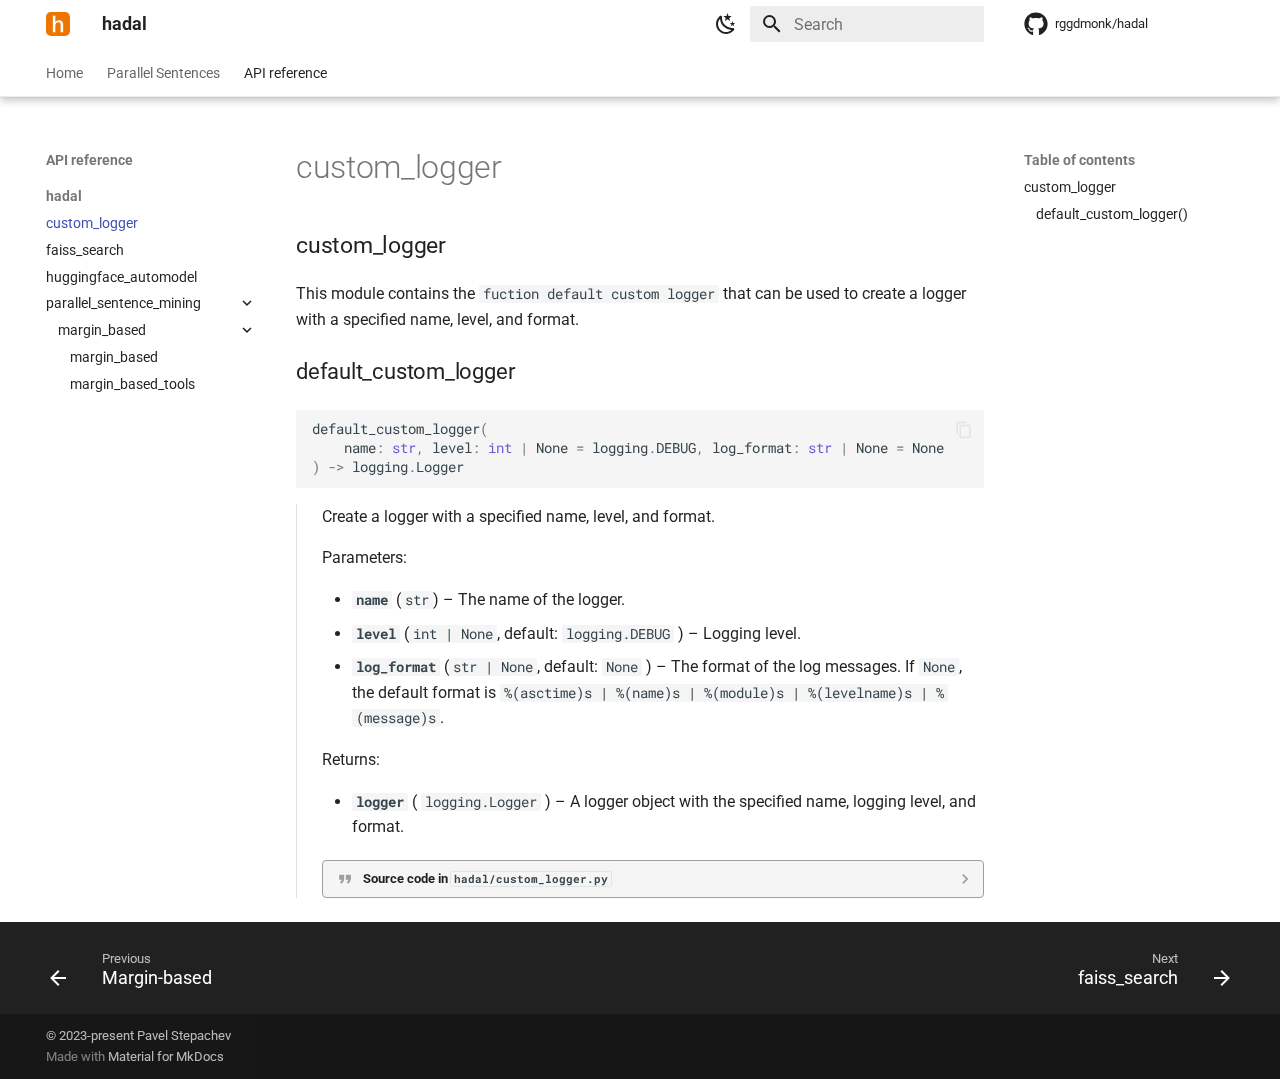
<file: api_reference/custom_logger/index.html>
<!doctype html>
<html lang="en" class="no-js">
  <head>
    
      <meta charset="utf-8">
      <meta name="viewport" content="width=device-width,initial-scale=1">
      
        <meta name="description" content="A simple and eﬀicient tool for mining and aligning sentences with pre-trained models.">
      
      
        <meta name="author" content="Pavel Stepachev">
      
      
      
        <link rel="prev" href="../../parallel_sentence_mining/margin_based/">
      
      
        <link rel="next" href="../faiss_search/">
      
      
      <link rel="icon" href="../../assets_img/hadal_logo.svg">
      <meta name="generator" content="mkdocs-1.5.3, mkdocs-material-9.4.8">
    
    
      
        <title>custom_logger - hadal</title>
      
    
    
      <link rel="stylesheet" href="../../assets/stylesheets/main.4b4a2bd9.min.css">
      
        
        <link rel="stylesheet" href="../../assets/stylesheets/palette.356b1318.min.css">
      
      

  
  
  
  
  <style>:root{--md-annotation-icon:url('data:image/svg+xml;charset=utf-8,<svg xmlns="http://www.w3.org/2000/svg" viewBox="0 0 24 24"><path d="M6 13v-2h8l-3.5-3.5 1.42-1.42L17.84 12l-5.92 5.92-1.42-1.42L14 13H6m16-1a10 10 0 0 1-10 10A10 10 0 0 1 2 12 10 10 0 0 1 12 2a10 10 0 0 1 10 10m-2 0a8 8 0 0 0-8-8 8 8 0 0 0-8 8 8 8 0 0 0 8 8 8 8 0 0 0 8-8Z"/></svg>');}</style>


    
    
      
    
    
      
        
        
        <link rel="preconnect" href="https://fonts.gstatic.com" crossorigin>
        <link rel="stylesheet" href="https://fonts.googleapis.com/css?family=Roboto:300,300i,400,400i,700,700i%7CRoboto+Mono:400,400i,700,700i&display=fallback">
        <style>:root{--md-text-font:"Roboto";--md-code-font:"Roboto Mono"}</style>
      
    
    
      <link rel="stylesheet" href="../../assets/_mkdocstrings.css">
    
      <link rel="stylesheet" href="../../stylesheets/extra.css">
    
    <script>__md_scope=new URL("../..",location),__md_hash=e=>[...e].reduce((e,_)=>(e<<5)-e+_.charCodeAt(0),0),__md_get=(e,_=localStorage,t=__md_scope)=>JSON.parse(_.getItem(t.pathname+"."+e)),__md_set=(e,_,t=localStorage,a=__md_scope)=>{try{t.setItem(a.pathname+"."+e,JSON.stringify(_))}catch(e){}}</script>
    
      

    
    
    
  </head>
  
  
    
    
      
    
    
    
    
    <body dir="ltr" data-md-color-scheme="default" data-md-color-primary="white" data-md-color-accent="deep-orange">
  
    
    
      <script>var palette=__md_get("__palette");if(palette&&"object"==typeof palette.color)for(var key of Object.keys(palette.color))document.body.setAttribute("data-md-color-"+key,palette.color[key])</script>
    
    <input class="md-toggle" data-md-toggle="drawer" type="checkbox" id="__drawer" autocomplete="off">
    <input class="md-toggle" data-md-toggle="search" type="checkbox" id="__search" autocomplete="off">
    <label class="md-overlay" for="__drawer"></label>
    <div data-md-component="skip">
      
        
        <a href="#custom_logger" class="md-skip">
          Skip to content
        </a>
      
    </div>
    <div data-md-component="announce">
      
    </div>
    
    
      

  

<header class="md-header md-header--shadow md-header--lifted" data-md-component="header">
  <nav class="md-header__inner md-grid" aria-label="Header">
    <a href="../.." title="hadal" class="md-header__button md-logo" aria-label="hadal" data-md-component="logo">
      
  <img src="../../assets_img/hadal_logo.svg" alt="logo">

    </a>
    <label class="md-header__button md-icon" for="__drawer">
      
      <svg xmlns="http://www.w3.org/2000/svg" viewBox="0 0 24 24"><path d="M3 6h18v2H3V6m0 5h18v2H3v-2m0 5h18v2H3v-2Z"/></svg>
    </label>
    <div class="md-header__title" data-md-component="header-title">
      <div class="md-header__ellipsis">
        <div class="md-header__topic">
          <span class="md-ellipsis">
            hadal
          </span>
        </div>
        <div class="md-header__topic" data-md-component="header-topic">
          <span class="md-ellipsis">
            
              custom_logger
            
          </span>
        </div>
      </div>
    </div>
    
      
        <form class="md-header__option" data-md-component="palette">
  
    
    
    
    <input class="md-option" data-md-color-media="" data-md-color-scheme="default" data-md-color-primary="white" data-md-color-accent="deep-orange"  aria-label="Switch to dark mode"  type="radio" name="__palette" id="__palette_1">
    
      <label class="md-header__button md-icon" title="Switch to dark mode" for="__palette_2" hidden>
        <svg xmlns="http://www.w3.org/2000/svg" viewBox="0 0 24 24"><path d="m17.75 4.09-2.53 1.94.91 3.06-2.63-1.81-2.63 1.81.91-3.06-2.53-1.94L12.44 4l1.06-3 1.06 3 3.19.09m3.5 6.91-1.64 1.25.59 1.98-1.7-1.17-1.7 1.17.59-1.98L15.75 11l2.06-.05L18.5 9l.69 1.95 2.06.05m-2.28 4.95c.83-.08 1.72 1.1 1.19 1.85-.32.45-.66.87-1.08 1.27C15.17 23 8.84 23 4.94 19.07c-3.91-3.9-3.91-10.24 0-14.14.4-.4.82-.76 1.27-1.08.75-.53 1.93.36 1.85 1.19-.27 2.86.69 5.83 2.89 8.02a9.96 9.96 0 0 0 8.02 2.89m-1.64 2.02a12.08 12.08 0 0 1-7.8-3.47c-2.17-2.19-3.33-5-3.49-7.82-2.81 3.14-2.7 7.96.31 10.98 3.02 3.01 7.84 3.12 10.98.31Z"/></svg>
      </label>
    
  
    
    
    
    <input class="md-option" data-md-color-media="" data-md-color-scheme="slate" data-md-color-primary="black" data-md-color-accent="deep-orange"  aria-label="Switch to light mode"  type="radio" name="__palette" id="__palette_2">
    
      <label class="md-header__button md-icon" title="Switch to light mode" for="__palette_1" hidden>
        <svg xmlns="http://www.w3.org/2000/svg" viewBox="0 0 24 24"><path d="M12 7a5 5 0 0 1 5 5 5 5 0 0 1-5 5 5 5 0 0 1-5-5 5 5 0 0 1 5-5m0 2a3 3 0 0 0-3 3 3 3 0 0 0 3 3 3 3 0 0 0 3-3 3 3 0 0 0-3-3m0-7 2.39 3.42C13.65 5.15 12.84 5 12 5c-.84 0-1.65.15-2.39.42L12 2M3.34 7l4.16-.35A7.2 7.2 0 0 0 5.94 8.5c-.44.74-.69 1.5-.83 2.29L3.34 7m.02 10 1.76-3.77a7.131 7.131 0 0 0 2.38 4.14L3.36 17M20.65 7l-1.77 3.79a7.023 7.023 0 0 0-2.38-4.15l4.15.36m-.01 10-4.14.36c.59-.51 1.12-1.14 1.54-1.86.42-.73.69-1.5.83-2.29L20.64 17M12 22l-2.41-3.44c.74.27 1.55.44 2.41.44.82 0 1.63-.17 2.37-.44L12 22Z"/></svg>
      </label>
    
  
</form>
      
    
    
    
      <label class="md-header__button md-icon" for="__search">
        
        <svg xmlns="http://www.w3.org/2000/svg" viewBox="0 0 24 24"><path d="M9.5 3A6.5 6.5 0 0 1 16 9.5c0 1.61-.59 3.09-1.56 4.23l.27.27h.79l5 5-1.5 1.5-5-5v-.79l-.27-.27A6.516 6.516 0 0 1 9.5 16 6.5 6.5 0 0 1 3 9.5 6.5 6.5 0 0 1 9.5 3m0 2C7 5 5 7 5 9.5S7 14 9.5 14 14 12 14 9.5 12 5 9.5 5Z"/></svg>
      </label>
      <div class="md-search" data-md-component="search" role="dialog">
  <label class="md-search__overlay" for="__search"></label>
  <div class="md-search__inner" role="search">
    <form class="md-search__form" name="search">
      <input type="text" class="md-search__input" name="query" aria-label="Search" placeholder="Search" autocapitalize="off" autocorrect="off" autocomplete="off" spellcheck="false" data-md-component="search-query" required>
      <label class="md-search__icon md-icon" for="__search">
        
        <svg xmlns="http://www.w3.org/2000/svg" viewBox="0 0 24 24"><path d="M9.5 3A6.5 6.5 0 0 1 16 9.5c0 1.61-.59 3.09-1.56 4.23l.27.27h.79l5 5-1.5 1.5-5-5v-.79l-.27-.27A6.516 6.516 0 0 1 9.5 16 6.5 6.5 0 0 1 3 9.5 6.5 6.5 0 0 1 9.5 3m0 2C7 5 5 7 5 9.5S7 14 9.5 14 14 12 14 9.5 12 5 9.5 5Z"/></svg>
        
        <svg xmlns="http://www.w3.org/2000/svg" viewBox="0 0 24 24"><path d="M20 11v2H8l5.5 5.5-1.42 1.42L4.16 12l7.92-7.92L13.5 5.5 8 11h12Z"/></svg>
      </label>
      <nav class="md-search__options" aria-label="Search">
        
        <button type="reset" class="md-search__icon md-icon" title="Clear" aria-label="Clear" tabindex="-1">
          
          <svg xmlns="http://www.w3.org/2000/svg" viewBox="0 0 24 24"><path d="M19 6.41 17.59 5 12 10.59 6.41 5 5 6.41 10.59 12 5 17.59 6.41 19 12 13.41 17.59 19 19 17.59 13.41 12 19 6.41Z"/></svg>
        </button>
      </nav>
      
        <div class="md-search__suggest" data-md-component="search-suggest"></div>
      
    </form>
    <div class="md-search__output">
      <div class="md-search__scrollwrap" data-md-scrollfix>
        <div class="md-search-result" data-md-component="search-result">
          <div class="md-search-result__meta">
            Initializing search
          </div>
          <ol class="md-search-result__list" role="presentation"></ol>
        </div>
      </div>
    </div>
  </div>
</div>
    
    
      <div class="md-header__source">
        <a href="https://github.com/rggdmonk/hadal" title="Go to repository" class="md-source" data-md-component="source">
  <div class="md-source__icon md-icon">
    
    <svg xmlns="http://www.w3.org/2000/svg" viewBox="0 0 496 512"><!--! Font Awesome Free 6.4.2 by @fontawesome - https://fontawesome.com License - https://fontawesome.com/license/free (Icons: CC BY 4.0, Fonts: SIL OFL 1.1, Code: MIT License) Copyright 2023 Fonticons, Inc.--><path d="M165.9 397.4c0 2-2.3 3.6-5.2 3.6-3.3.3-5.6-1.3-5.6-3.6 0-2 2.3-3.6 5.2-3.6 3-.3 5.6 1.3 5.6 3.6zm-31.1-4.5c-.7 2 1.3 4.3 4.3 4.9 2.6 1 5.6 0 6.2-2s-1.3-4.3-4.3-5.2c-2.6-.7-5.5.3-6.2 2.3zm44.2-1.7c-2.9.7-4.9 2.6-4.6 4.9.3 2 2.9 3.3 5.9 2.6 2.9-.7 4.9-2.6 4.6-4.6-.3-1.9-3-3.2-5.9-2.9zM244.8 8C106.1 8 0 113.3 0 252c0 110.9 69.8 205.8 169.5 239.2 12.8 2.3 17.3-5.6 17.3-12.1 0-6.2-.3-40.4-.3-61.4 0 0-70 15-84.7-29.8 0 0-11.4-29.1-27.8-36.6 0 0-22.9-15.7 1.6-15.4 0 0 24.9 2 38.6 25.8 21.9 38.6 58.6 27.5 72.9 20.9 2.3-16 8.8-27.1 16-33.7-55.9-6.2-112.3-14.3-112.3-110.5 0-27.5 7.6-41.3 23.6-58.9-2.6-6.5-11.1-33.3 2.6-67.9 20.9-6.5 69 27 69 27 20-5.6 41.5-8.5 62.8-8.5s42.8 2.9 62.8 8.5c0 0 48.1-33.6 69-27 13.7 34.7 5.2 61.4 2.6 67.9 16 17.7 25.8 31.5 25.8 58.9 0 96.5-58.9 104.2-114.8 110.5 9.2 7.9 17 22.9 17 46.4 0 33.7-.3 75.4-.3 83.6 0 6.5 4.6 14.4 17.3 12.1C428.2 457.8 496 362.9 496 252 496 113.3 383.5 8 244.8 8zM97.2 352.9c-1.3 1-1 3.3.7 5.2 1.6 1.6 3.9 2.3 5.2 1 1.3-1 1-3.3-.7-5.2-1.6-1.6-3.9-2.3-5.2-1zm-10.8-8.1c-.7 1.3.3 2.9 2.3 3.9 1.6 1 3.6.7 4.3-.7.7-1.3-.3-2.9-2.3-3.9-2-.6-3.6-.3-4.3.7zm32.4 35.6c-1.6 1.3-1 4.3 1.3 6.2 2.3 2.3 5.2 2.6 6.5 1 1.3-1.3.7-4.3-1.3-6.2-2.2-2.3-5.2-2.6-6.5-1zm-11.4-14.7c-1.6 1-1.6 3.6 0 5.9 1.6 2.3 4.3 3.3 5.6 2.3 1.6-1.3 1.6-3.9 0-6.2-1.4-2.3-4-3.3-5.6-2z"/></svg>
  </div>
  <div class="md-source__repository">
    rggdmonk/hadal
  </div>
</a>
      </div>
    
  </nav>
  
    
      
<nav class="md-tabs" aria-label="Tabs" data-md-component="tabs">
  <div class="md-grid">
    <ul class="md-tabs__list">
      
        
  
  
  
    
    
      <li class="md-tabs__item">
        <a href="../.." class="md-tabs__link">
          
  
  Home

        </a>
      </li>
    
  

      
        
  
  
  
    <li class="md-tabs__item">
      <a href="../../parallel_text/" class="md-tabs__link">
        
  
    
  
  Parallel Sentences

      </a>
    </li>
  

      
        
  
  
    
  
  
    
    
      
  
  
    
  
  
    
    
      <li class="md-tabs__item md-tabs__item--active">
        <a href="./" class="md-tabs__link">
          
  
  API reference

        </a>
      </li>
    
  

    
  

      
    </ul>
  </div>
</nav>
    
  
</header>
    
    <div class="md-container" data-md-component="container">
      
      
        
      
      <main class="md-main" data-md-component="main">
        <div class="md-main__inner md-grid">
          
            
              
              <div class="md-sidebar md-sidebar--primary" data-md-component="sidebar" data-md-type="navigation" >
                <div class="md-sidebar__scrollwrap">
                  <div class="md-sidebar__inner">
                    


  


<nav class="md-nav md-nav--primary md-nav--lifted" aria-label="Navigation" data-md-level="0">
  <label class="md-nav__title" for="__drawer">
    <a href="../.." title="hadal" class="md-nav__button md-logo" aria-label="hadal" data-md-component="logo">
      
  <img src="../../assets_img/hadal_logo.svg" alt="logo">

    </a>
    hadal
  </label>
  
    <div class="md-nav__source">
      <a href="https://github.com/rggdmonk/hadal" title="Go to repository" class="md-source" data-md-component="source">
  <div class="md-source__icon md-icon">
    
    <svg xmlns="http://www.w3.org/2000/svg" viewBox="0 0 496 512"><!--! Font Awesome Free 6.4.2 by @fontawesome - https://fontawesome.com License - https://fontawesome.com/license/free (Icons: CC BY 4.0, Fonts: SIL OFL 1.1, Code: MIT License) Copyright 2023 Fonticons, Inc.--><path d="M165.9 397.4c0 2-2.3 3.6-5.2 3.6-3.3.3-5.6-1.3-5.6-3.6 0-2 2.3-3.6 5.2-3.6 3-.3 5.6 1.3 5.6 3.6zm-31.1-4.5c-.7 2 1.3 4.3 4.3 4.9 2.6 1 5.6 0 6.2-2s-1.3-4.3-4.3-5.2c-2.6-.7-5.5.3-6.2 2.3zm44.2-1.7c-2.9.7-4.9 2.6-4.6 4.9.3 2 2.9 3.3 5.9 2.6 2.9-.7 4.9-2.6 4.6-4.6-.3-1.9-3-3.2-5.9-2.9zM244.8 8C106.1 8 0 113.3 0 252c0 110.9 69.8 205.8 169.5 239.2 12.8 2.3 17.3-5.6 17.3-12.1 0-6.2-.3-40.4-.3-61.4 0 0-70 15-84.7-29.8 0 0-11.4-29.1-27.8-36.6 0 0-22.9-15.7 1.6-15.4 0 0 24.9 2 38.6 25.8 21.9 38.6 58.6 27.5 72.9 20.9 2.3-16 8.8-27.1 16-33.7-55.9-6.2-112.3-14.3-112.3-110.5 0-27.5 7.6-41.3 23.6-58.9-2.6-6.5-11.1-33.3 2.6-67.9 20.9-6.5 69 27 69 27 20-5.6 41.5-8.5 62.8-8.5s42.8 2.9 62.8 8.5c0 0 48.1-33.6 69-27 13.7 34.7 5.2 61.4 2.6 67.9 16 17.7 25.8 31.5 25.8 58.9 0 96.5-58.9 104.2-114.8 110.5 9.2 7.9 17 22.9 17 46.4 0 33.7-.3 75.4-.3 83.6 0 6.5 4.6 14.4 17.3 12.1C428.2 457.8 496 362.9 496 252 496 113.3 383.5 8 244.8 8zM97.2 352.9c-1.3 1-1 3.3.7 5.2 1.6 1.6 3.9 2.3 5.2 1 1.3-1 1-3.3-.7-5.2-1.6-1.6-3.9-2.3-5.2-1zm-10.8-8.1c-.7 1.3.3 2.9 2.3 3.9 1.6 1 3.6.7 4.3-.7.7-1.3-.3-2.9-2.3-3.9-2-.6-3.6-.3-4.3.7zm32.4 35.6c-1.6 1.3-1 4.3 1.3 6.2 2.3 2.3 5.2 2.6 6.5 1 1.3-1.3.7-4.3-1.3-6.2-2.2-2.3-5.2-2.6-6.5-1zm-11.4-14.7c-1.6 1-1.6 3.6 0 5.9 1.6 2.3 4.3 3.3 5.6 2.3 1.6-1.3 1.6-3.9 0-6.2-1.4-2.3-4-3.3-5.6-2z"/></svg>
  </div>
  <div class="md-source__repository">
    rggdmonk/hadal
  </div>
</a>
    </div>
  
  <ul class="md-nav__list" data-md-scrollfix>
    
      
      
  
  
  
    
    
    
    
    
      
      
    
    <li class="md-nav__item md-nav__item--section md-nav__item--nested">
      
        
        
        
          
        
        <input class="md-nav__toggle md-toggle md-toggle--indeterminate" type="checkbox" id="__nav_1" >
        
          
          <label class="md-nav__link" for="__nav_1" id="__nav_1_label" tabindex="">
            
  
  <span class="md-ellipsis">
    Home
  </span>
  

            <span class="md-nav__icon md-icon"></span>
          </label>
        
        <nav class="md-nav" data-md-level="1" aria-labelledby="__nav_1_label" aria-expanded="false">
          <label class="md-nav__title" for="__nav_1">
            <span class="md-nav__icon md-icon"></span>
            Home
          </label>
          <ul class="md-nav__list" data-md-scrollfix>
            
              
                
  
  
  
    <li class="md-nav__item">
      <a href="../.." class="md-nav__link">
        
  
  <span class="md-ellipsis">
    About
  </span>
  

      </a>
    </li>
  

              
            
              
                
  
  
  
    <li class="md-nav__item">
      <a href="../../installation/" class="md-nav__link">
        
  
  <span class="md-ellipsis">
    Installation
  </span>
  

      </a>
    </li>
  

              
            
          </ul>
        </nav>
      
    </li>
  

    
      
      
  
  
  
    
    
    
    
    
      
      
    
    <li class="md-nav__item md-nav__item--section md-nav__item--nested">
      
        
        
        
          
        
        <input class="md-nav__toggle md-toggle md-toggle--indeterminate" type="checkbox" id="__nav_2" >
        
          
          
          <div class="md-nav__link md-nav__container">
            <a href="../../parallel_text/" class="md-nav__link ">
              
  
  <span class="md-ellipsis">
    Parallel Sentences
  </span>
  

            </a>
            
              
              <label class="md-nav__link " for="__nav_2" id="__nav_2_label" tabindex="">
                <span class="md-nav__icon md-icon"></span>
              </label>
            
          </div>
        
        <nav class="md-nav" data-md-level="1" aria-labelledby="__nav_2_label" aria-expanded="false">
          <label class="md-nav__title" for="__nav_2">
            <span class="md-nav__icon md-icon"></span>
            Parallel Sentences
          </label>
          <ul class="md-nav__list" data-md-scrollfix>
            
              
                
  
  
  
    <li class="md-nav__item">
      <a href="../../parallel_sentence_mining/margin_based/" class="md-nav__link">
        
  
  <span class="md-ellipsis">
    Margin-based
  </span>
  

      </a>
    </li>
  

              
            
          </ul>
        </nav>
      
    </li>
  

    
      
      
  
  
    
  
  
    
    
    
    
    
      
      
    
    <li class="md-nav__item md-nav__item--active md-nav__item--section md-nav__item--nested">
      
        
        
        
        <input class="md-nav__toggle md-toggle " type="checkbox" id="__nav_3" checked>
        
          
          <label class="md-nav__link" for="__nav_3" id="__nav_3_label" tabindex="">
            
  
  <span class="md-ellipsis">
    API reference
  </span>
  

            <span class="md-nav__icon md-icon"></span>
          </label>
        
        <nav class="md-nav" data-md-level="1" aria-labelledby="__nav_3_label" aria-expanded="true">
          <label class="md-nav__title" for="__nav_3">
            <span class="md-nav__icon md-icon"></span>
            API reference
          </label>
          <ul class="md-nav__list" data-md-scrollfix>
            
              
                
  
  
    
  
  
    
    
    
    
    
      
      
    
    <li class="md-nav__item md-nav__item--active md-nav__item--section md-nav__item--nested">
      
        
        
        
        <input class="md-nav__toggle md-toggle " type="checkbox" id="__nav_3_1" checked>
        
          
          <label class="md-nav__link" for="__nav_3_1" id="__nav_3_1_label" tabindex="">
            
  
  <span class="md-ellipsis">
    hadal
  </span>
  

            <span class="md-nav__icon md-icon"></span>
          </label>
        
        <nav class="md-nav" data-md-level="2" aria-labelledby="__nav_3_1_label" aria-expanded="true">
          <label class="md-nav__title" for="__nav_3_1">
            <span class="md-nav__icon md-icon"></span>
            hadal
          </label>
          <ul class="md-nav__list" data-md-scrollfix>
            
              
                
  
  
    
  
  
    <li class="md-nav__item md-nav__item--active">
      
      <input class="md-nav__toggle md-toggle" type="checkbox" id="__toc">
      
      
      
        <label class="md-nav__link md-nav__link--active" for="__toc">
          
  
  <span class="md-ellipsis">
    custom_logger
  </span>
  

          <span class="md-nav__icon md-icon"></span>
        </label>
      
      <a href="./" class="md-nav__link md-nav__link--active">
        
  
  <span class="md-ellipsis">
    custom_logger
  </span>
  

      </a>
      
        

<nav class="md-nav md-nav--secondary" aria-label="Table of contents">
  
  
  
  
    <label class="md-nav__title" for="__toc">
      <span class="md-nav__icon md-icon"></span>
      Table of contents
    </label>
    <ul class="md-nav__list" data-md-component="toc" data-md-scrollfix>
      
        <li class="md-nav__item">
  <a href="#custom_logger" class="md-nav__link">
    custom_logger
  </a>
  
    <nav class="md-nav" aria-label="custom_logger">
      <ul class="md-nav__list">
        
          <li class="md-nav__item">
  <a href="#custom_logger.default_custom_logger" class="md-nav__link">
    default_custom_logger()
  </a>
  
</li>
        
      </ul>
    </nav>
  
</li>
      
    </ul>
  
</nav>
      
    </li>
  

              
            
              
                
  
  
  
    <li class="md-nav__item">
      <a href="../faiss_search/" class="md-nav__link">
        
  
  <span class="md-ellipsis">
    faiss_search
  </span>
  

      </a>
    </li>
  

              
            
              
                
  
  
  
    <li class="md-nav__item">
      <a href="../huggingface_automodel/" class="md-nav__link">
        
  
  <span class="md-ellipsis">
    huggingface_automodel
  </span>
  

      </a>
    </li>
  

              
            
              
                
  
  
  
    
    
    
    
    
    <li class="md-nav__item md-nav__item--nested">
      
        
        
        
          
        
        <input class="md-nav__toggle md-toggle md-toggle--indeterminate" type="checkbox" id="__nav_3_1_4" >
        
          
          <label class="md-nav__link" for="__nav_3_1_4" id="__nav_3_1_4_label" tabindex="0">
            
  
  <span class="md-ellipsis">
    parallel_sentence_mining
  </span>
  

            <span class="md-nav__icon md-icon"></span>
          </label>
        
        <nav class="md-nav" data-md-level="3" aria-labelledby="__nav_3_1_4_label" aria-expanded="false">
          <label class="md-nav__title" for="__nav_3_1_4">
            <span class="md-nav__icon md-icon"></span>
            parallel_sentence_mining
          </label>
          <ul class="md-nav__list" data-md-scrollfix>
            
              
                
  
  
  
    
    
    
    
    
    <li class="md-nav__item md-nav__item--nested">
      
        
        
        
          
        
        <input class="md-nav__toggle md-toggle md-toggle--indeterminate" type="checkbox" id="__nav_3_1_4_1" >
        
          
          <label class="md-nav__link" for="__nav_3_1_4_1" id="__nav_3_1_4_1_label" tabindex="0">
            
  
  <span class="md-ellipsis">
    margin_based
  </span>
  

            <span class="md-nav__icon md-icon"></span>
          </label>
        
        <nav class="md-nav" data-md-level="4" aria-labelledby="__nav_3_1_4_1_label" aria-expanded="false">
          <label class="md-nav__title" for="__nav_3_1_4_1">
            <span class="md-nav__icon md-icon"></span>
            margin_based
          </label>
          <ul class="md-nav__list" data-md-scrollfix>
            
              
                
  
  
  
    <li class="md-nav__item">
      <a href="../parallel_sentence_mining/margin_based/margin_based/" class="md-nav__link">
        
  
  <span class="md-ellipsis">
    margin_based
  </span>
  

      </a>
    </li>
  

              
            
              
                
  
  
  
    <li class="md-nav__item">
      <a href="../parallel_sentence_mining/margin_based/margin_based_tools/" class="md-nav__link">
        
  
  <span class="md-ellipsis">
    margin_based_tools
  </span>
  

      </a>
    </li>
  

              
            
          </ul>
        </nav>
      
    </li>
  

              
            
          </ul>
        </nav>
      
    </li>
  

              
            
          </ul>
        </nav>
      
    </li>
  

              
            
          </ul>
        </nav>
      
    </li>
  

    
  </ul>
</nav>
                  </div>
                </div>
              </div>
            
            
              
              <div class="md-sidebar md-sidebar--secondary" data-md-component="sidebar" data-md-type="toc" >
                <div class="md-sidebar__scrollwrap">
                  <div class="md-sidebar__inner">
                    

<nav class="md-nav md-nav--secondary" aria-label="Table of contents">
  
  
  
  
    <label class="md-nav__title" for="__toc">
      <span class="md-nav__icon md-icon"></span>
      Table of contents
    </label>
    <ul class="md-nav__list" data-md-component="toc" data-md-scrollfix>
      
        <li class="md-nav__item">
  <a href="#custom_logger" class="md-nav__link">
    custom_logger
  </a>
  
    <nav class="md-nav" aria-label="custom_logger">
      <ul class="md-nav__list">
        
          <li class="md-nav__item">
  <a href="#custom_logger.default_custom_logger" class="md-nav__link">
    default_custom_logger()
  </a>
  
</li>
        
      </ul>
    </nav>
  
</li>
      
    </ul>
  
</nav>
                  </div>
                </div>
              </div>
            
          
          
            <div class="md-content" data-md-component="content">
              <article class="md-content__inner md-typeset">
                
                  

  
  


  <h1>custom_logger</h1>

<div class="doc doc-object doc-module">




<h3 id="custom_logger" class="doc doc-heading">
          <span class="doc doc-object-name doc-module-name">custom_logger</span>


<a href="#custom_logger" class="headerlink" title="Permanent link">&para;</a></h3>

  <div class="doc doc-contents first">
  
      <p>This module contains the <code>fuction default custom logger</code> that can be used to create a logger with a specified name, level, and format.</p>

  

  <div class="doc doc-children">










<div class="doc doc-object doc-function">




<h4 id="custom_logger.default_custom_logger" class="doc doc-heading">
          <span class="doc doc-object-name doc-function-name">default_custom_logger</span>


<a href="#custom_logger.default_custom_logger" class="headerlink" title="Permanent link">&para;</a></h4>
<div class="doc-signature highlight"><pre><span></span><code><a id="__codelineno-0-1" name="__codelineno-0-1" href="#__codelineno-0-1"></a><span class="n">default_custom_logger</span><span class="p">(</span>
<a id="__codelineno-0-2" name="__codelineno-0-2" href="#__codelineno-0-2"></a>    <span class="n">name</span><span class="p">:</span> <span class="nb">str</span><span class="p">,</span> <span class="n">level</span><span class="p">:</span> <span class="nb">int</span> <span class="o">|</span> <span class="kc">None</span> <span class="o">=</span> <span class="n">logging</span><span class="o">.</span><span class="n">DEBUG</span><span class="p">,</span> <span class="n">log_format</span><span class="p">:</span> <span class="nb">str</span> <span class="o">|</span> <span class="kc">None</span> <span class="o">=</span> <span class="kc">None</span>
<a id="__codelineno-0-3" name="__codelineno-0-3" href="#__codelineno-0-3"></a><span class="p">)</span> <span class="o">-&gt;</span> <span class="n">logging</span><span class="o">.</span><span class="n">Logger</span>
</code></pre></div>

  <div class="doc doc-contents ">
  
      <p>Create a logger with a specified name, level, and format.</p>



  <p>Parameters:</p>
  <ul>
      <li class="field-body">
        <b><code>name</code></b>
            (<code>str</code>)
        –
        <div class="doc-md-description">
          <p>The name of the logger.</p>
        </div>
      </li>
      <li class="field-body">
        <b><code>level</code></b>
            (<code>int | None</code>, default:
                <code>logging.<span title="logging.DEBUG">DEBUG</span></code>
)
        –
        <div class="doc-md-description">
          <p>Logging level.</p>
        </div>
      </li>
      <li class="field-body">
        <b><code>log_format</code></b>
            (<code>str | None</code>, default:
                <code>None</code>
)
        –
        <div class="doc-md-description">
          <p>The format of the log messages. If <code>None</code>, the default format is <code>%(asctime)s | %(name)s | %(module)s | %(levelname)s | %(message)s</code>.</p>
        </div>
      </li>
  </ul>



  <p>Returns:</p>
  <ul>
      <li class="field-body">
<b><code>logger</code></b> (            <code>logging.<span title="logging.Logger">Logger</span></code>
)        –
        <div class="doc-md-description">
          <p>A logger object with the specified name, logging level, and format.</p>
      </div>
      </li>
  </ul>

          <details class="quote">
            <summary>Source code in <code>hadal/custom_logger.py</code></summary>
            <div class="highlight"><table class="highlighttable"><tr><td class="linenos"><div class="linenodiv"><pre><span></span><span class="normal"><a href="#__codelineno-0-7"> 7</a></span>
<span class="normal"><a href="#__codelineno-0-8"> 8</a></span>
<span class="normal"><a href="#__codelineno-0-9"> 9</a></span>
<span class="normal"><a href="#__codelineno-0-10">10</a></span>
<span class="normal"><a href="#__codelineno-0-11">11</a></span>
<span class="normal"><a href="#__codelineno-0-12">12</a></span>
<span class="normal"><a href="#__codelineno-0-13">13</a></span>
<span class="normal"><a href="#__codelineno-0-14">14</a></span>
<span class="normal"><a href="#__codelineno-0-15">15</a></span>
<span class="normal"><a href="#__codelineno-0-16">16</a></span>
<span class="normal"><a href="#__codelineno-0-17">17</a></span>
<span class="normal"><a href="#__codelineno-0-18">18</a></span>
<span class="normal"><a href="#__codelineno-0-19">19</a></span>
<span class="normal"><a href="#__codelineno-0-20">20</a></span>
<span class="normal"><a href="#__codelineno-0-21">21</a></span>
<span class="normal"><a href="#__codelineno-0-22">22</a></span>
<span class="normal"><a href="#__codelineno-0-23">23</a></span>
<span class="normal"><a href="#__codelineno-0-24">24</a></span>
<span class="normal"><a href="#__codelineno-0-25">25</a></span>
<span class="normal"><a href="#__codelineno-0-26">26</a></span>
<span class="normal"><a href="#__codelineno-0-27">27</a></span>
<span class="normal"><a href="#__codelineno-0-28">28</a></span>
<span class="normal"><a href="#__codelineno-0-29">29</a></span>
<span class="normal"><a href="#__codelineno-0-30">30</a></span></pre></div></td><td class="code"><div><pre><span></span><code><a id="__codelineno-0-7" name="__codelineno-0-7"></a><span class="k">def</span> <span class="nf">default_custom_logger</span><span class="p">(</span>
<a id="__codelineno-0-8" name="__codelineno-0-8"></a>    <span class="n">name</span><span class="p">:</span> <span class="nb">str</span><span class="p">,</span>
<a id="__codelineno-0-9" name="__codelineno-0-9"></a>    <span class="n">level</span><span class="p">:</span> <span class="nb">int</span> <span class="o">|</span> <span class="kc">None</span> <span class="o">=</span> <span class="n">logging</span><span class="o">.</span><span class="n">DEBUG</span><span class="p">,</span>
<a id="__codelineno-0-10" name="__codelineno-0-10"></a>    <span class="n">log_format</span><span class="p">:</span> <span class="nb">str</span> <span class="o">|</span> <span class="kc">None</span> <span class="o">=</span> <span class="kc">None</span><span class="p">,</span>
<a id="__codelineno-0-11" name="__codelineno-0-11"></a><span class="p">)</span> <span class="o">-&gt;</span> <span class="n">logging</span><span class="o">.</span><span class="n">Logger</span><span class="p">:</span>
<a id="__codelineno-0-12" name="__codelineno-0-12"></a><span class="w">    </span><span class="sd">&quot;&quot;&quot;Create a logger with a specified name, level, and format.</span>
<a id="__codelineno-0-13" name="__codelineno-0-13"></a>
<a id="__codelineno-0-14" name="__codelineno-0-14"></a><span class="sd">    Args:</span>
<a id="__codelineno-0-15" name="__codelineno-0-15"></a><span class="sd">        name (str): The name of the logger.</span>
<a id="__codelineno-0-16" name="__codelineno-0-16"></a><span class="sd">        level (int | None, optional): Logging level.</span>
<a id="__codelineno-0-17" name="__codelineno-0-17"></a><span class="sd">        log_format (str | None, optional): The format of the log messages. If `None`, the default format is `%(asctime)s | %(name)s | %(module)s | %(levelname)s | %(message)s`.</span>
<a id="__codelineno-0-18" name="__codelineno-0-18"></a>
<a id="__codelineno-0-19" name="__codelineno-0-19"></a><span class="sd">    Returns:</span>
<a id="__codelineno-0-20" name="__codelineno-0-20"></a><span class="sd">        logger (logging.Logger): A logger object with the specified name, logging level, and format.</span>
<a id="__codelineno-0-21" name="__codelineno-0-21"></a><span class="sd">    &quot;&quot;&quot;</span>
<a id="__codelineno-0-22" name="__codelineno-0-22"></a>    <span class="k">if</span> <span class="n">log_format</span> <span class="ow">is</span> <span class="kc">None</span><span class="p">:</span>
<a id="__codelineno-0-23" name="__codelineno-0-23"></a>        <span class="n">log_format</span> <span class="o">=</span> <span class="s2">&quot;</span><span class="si">%(asctime)s</span><span class="s2"> | </span><span class="si">%(name)s</span><span class="s2"> | </span><span class="si">%(module)s</span><span class="s2"> | </span><span class="si">%(levelname)s</span><span class="s2"> | </span><span class="si">%(message)s</span><span class="s2">&quot;</span>
<a id="__codelineno-0-24" name="__codelineno-0-24"></a>
<a id="__codelineno-0-25" name="__codelineno-0-25"></a>    <span class="n">datefmt</span> <span class="o">=</span> <span class="s2">&quot;%Y-%m-</span><span class="si">%d</span><span class="s2"> %H:%M:%S&quot;</span>
<a id="__codelineno-0-26" name="__codelineno-0-26"></a>
<a id="__codelineno-0-27" name="__codelineno-0-27"></a>    <span class="n">logger</span> <span class="o">=</span> <span class="n">logging</span><span class="o">.</span><span class="n">basicConfig</span><span class="p">(</span><span class="n">level</span><span class="o">=</span><span class="n">level</span><span class="p">,</span> <span class="nb">format</span><span class="o">=</span><span class="n">log_format</span><span class="p">,</span> <span class="n">datefmt</span><span class="o">=</span><span class="n">datefmt</span><span class="p">,</span> <span class="n">encoding</span><span class="o">=</span><span class="s2">&quot;utf-8&quot;</span><span class="p">)</span>
<a id="__codelineno-0-28" name="__codelineno-0-28"></a>    <span class="n">logger</span> <span class="o">=</span> <span class="n">logging</span><span class="o">.</span><span class="n">getLogger</span><span class="p">(</span><span class="n">name</span><span class="o">=</span><span class="n">name</span><span class="p">)</span>
<a id="__codelineno-0-29" name="__codelineno-0-29"></a>
<a id="__codelineno-0-30" name="__codelineno-0-30"></a>    <span class="k">return</span> <span class="n">logger</span>
</code></pre></div></td></tr></table></div>
          </details>
  </div>

</div>



  </div>

  </div>

</div>





                
              </article>
            </div>
          
          
  <script>var tabs=__md_get("__tabs");if(Array.isArray(tabs))e:for(var set of document.querySelectorAll(".tabbed-set")){var tab,labels=set.querySelector(".tabbed-labels");for(tab of tabs)for(var label of labels.getElementsByTagName("label"))if(label.innerText.trim()===tab){var input=document.getElementById(label.htmlFor);input.checked=!0;continue e}}</script>

        </div>
        
      </main>
      
        <footer class="md-footer">
  
    
      
      <nav class="md-footer__inner md-grid" aria-label="Footer" >
        
          
          <a href="../../parallel_sentence_mining/margin_based/" class="md-footer__link md-footer__link--prev" aria-label="Previous: Margin-based">
            <div class="md-footer__button md-icon">
              
              <svg xmlns="http://www.w3.org/2000/svg" viewBox="0 0 24 24"><path d="M20 11v2H8l5.5 5.5-1.42 1.42L4.16 12l7.92-7.92L13.5 5.5 8 11h12Z"/></svg>
            </div>
            <div class="md-footer__title">
              <span class="md-footer__direction">
                Previous
              </span>
              <div class="md-ellipsis">
                Margin-based
              </div>
            </div>
          </a>
        
        
          
          <a href="../faiss_search/" class="md-footer__link md-footer__link--next" aria-label="Next: faiss_search">
            <div class="md-footer__title">
              <span class="md-footer__direction">
                Next
              </span>
              <div class="md-ellipsis">
                faiss_search
              </div>
            </div>
            <div class="md-footer__button md-icon">
              
              <svg xmlns="http://www.w3.org/2000/svg" viewBox="0 0 24 24"><path d="M4 11v2h12l-5.5 5.5 1.42 1.42L19.84 12l-7.92-7.92L10.5 5.5 16 11H4Z"/></svg>
            </div>
          </a>
        
      </nav>
    
  
  <div class="md-footer-meta md-typeset">
    <div class="md-footer-meta__inner md-grid">
      <div class="md-copyright">
  
    <div class="md-copyright__highlight">
      &copy; 2023-present <a href="https://github.com/rggdmonk"  target="_blank" rel="noopener">Pavel Stepachev</a>

    </div>
  
  
    Made with
    <a href="https://squidfunk.github.io/mkdocs-material/" target="_blank" rel="noopener">
      Material for MkDocs
    </a>
  
</div>
      
    </div>
  </div>
</footer>
      
    </div>
    <div class="md-dialog" data-md-component="dialog">
      <div class="md-dialog__inner md-typeset"></div>
    </div>
    
    
    <script id="__config" type="application/json">{"base": "../..", "features": ["navigation.expand", "navigation.footer", "navigation.instant", "navigation.sections", "navigation.tabs", "navigation.tabs.sticky", "search.suggest", "search.highlight", "content.tabs.link", "content.code.select", "content.code.annotation", "content.code.copy"], "search": "../../assets/javascripts/workers/search.f886a092.min.js", "translations": {"clipboard.copied": "Copied to clipboard", "clipboard.copy": "Copy to clipboard", "search.result.more.one": "1 more on this page", "search.result.more.other": "# more on this page", "search.result.none": "No matching documents", "search.result.one": "1 matching document", "search.result.other": "# matching documents", "search.result.placeholder": "Type to start searching", "search.result.term.missing": "Missing", "select.version": "Select version"}}</script>
    
    
      <script src="../../assets/javascripts/bundle.81fa17fe.min.js"></script>
      
    
  </body>
</html>
</file>
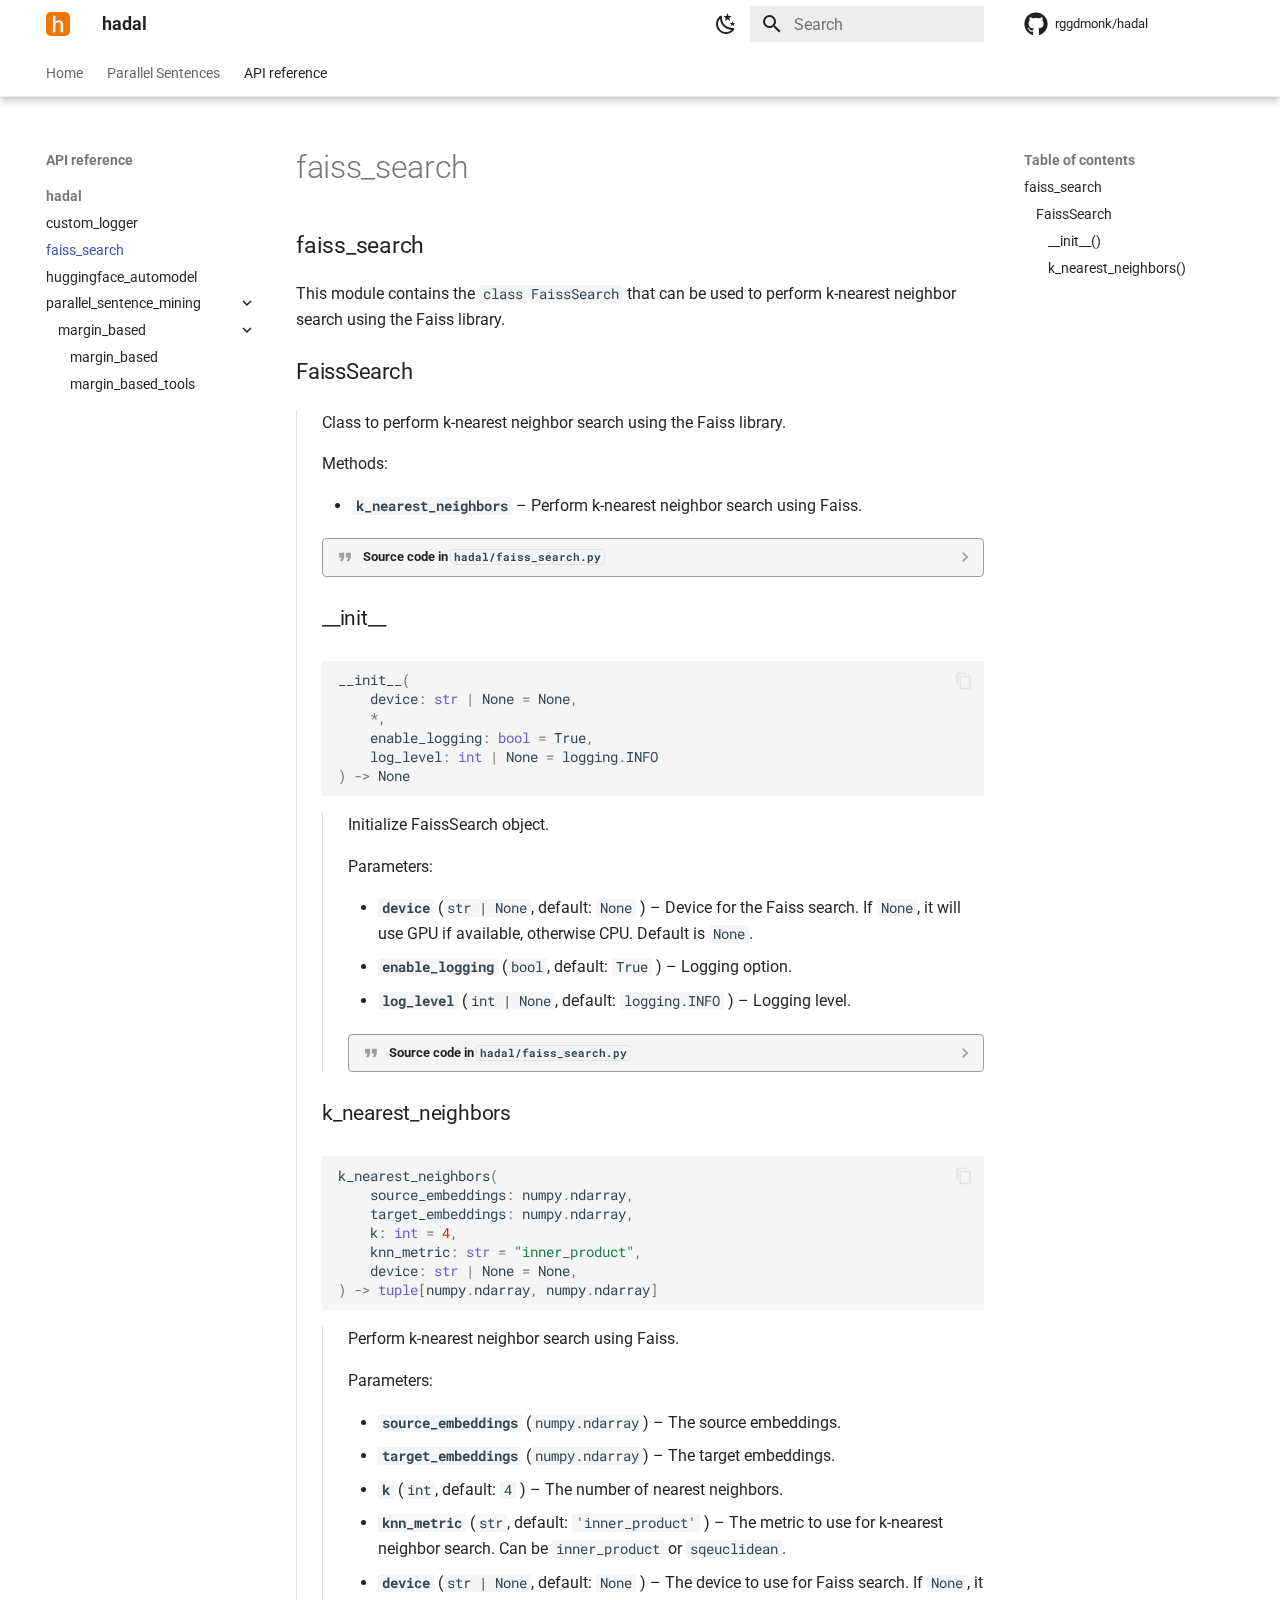
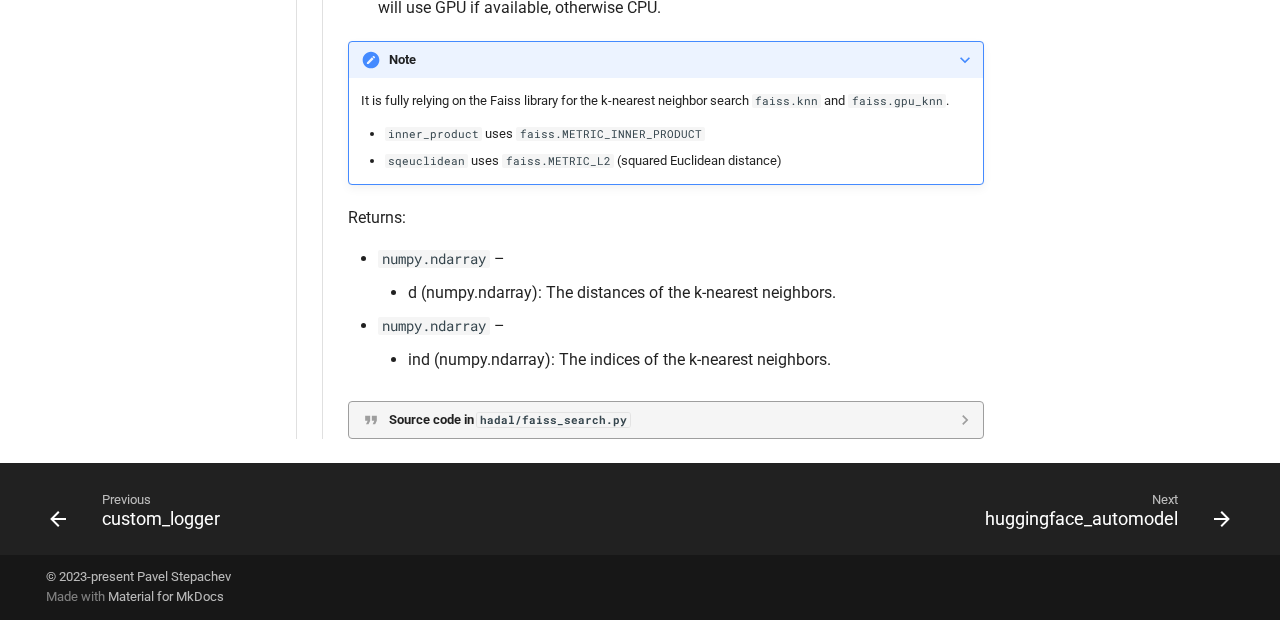
<file: api_reference/faiss_search/index.html>
<!doctype html>
<html lang="en" class="no-js">
  <head>
    
      <meta charset="utf-8">
      <meta name="viewport" content="width=device-width,initial-scale=1">
      
        <meta name="description" content="A simple and eﬀicient tool for mining and aligning sentences with pre-trained models.">
      
      
        <meta name="author" content="Pavel Stepachev">
      
      
      
        <link rel="prev" href="../custom_logger/">
      
      
        <link rel="next" href="../huggingface_automodel/">
      
      
      <link rel="icon" href="../../assets_img/hadal_logo.svg">
      <meta name="generator" content="mkdocs-1.5.3, mkdocs-material-9.4.8">
    
    
      
        <title>faiss_search - hadal</title>
      
    
    
      <link rel="stylesheet" href="../../assets/stylesheets/main.4b4a2bd9.min.css">
      
        
        <link rel="stylesheet" href="../../assets/stylesheets/palette.356b1318.min.css">
      
      

  
  
  
  
  <style>:root{--md-annotation-icon:url('data:image/svg+xml;charset=utf-8,<svg xmlns="http://www.w3.org/2000/svg" viewBox="0 0 24 24"><path d="M6 13v-2h8l-3.5-3.5 1.42-1.42L17.84 12l-5.92 5.92-1.42-1.42L14 13H6m16-1a10 10 0 0 1-10 10A10 10 0 0 1 2 12 10 10 0 0 1 12 2a10 10 0 0 1 10 10m-2 0a8 8 0 0 0-8-8 8 8 0 0 0-8 8 8 8 0 0 0 8 8 8 8 0 0 0 8-8Z"/></svg>');}</style>


    
    
      
    
    
      
        
        
        <link rel="preconnect" href="https://fonts.gstatic.com" crossorigin>
        <link rel="stylesheet" href="https://fonts.googleapis.com/css?family=Roboto:300,300i,400,400i,700,700i%7CRoboto+Mono:400,400i,700,700i&display=fallback">
        <style>:root{--md-text-font:"Roboto";--md-code-font:"Roboto Mono"}</style>
      
    
    
      <link rel="stylesheet" href="../../assets/_mkdocstrings.css">
    
      <link rel="stylesheet" href="../../stylesheets/extra.css">
    
    <script>__md_scope=new URL("../..",location),__md_hash=e=>[...e].reduce((e,_)=>(e<<5)-e+_.charCodeAt(0),0),__md_get=(e,_=localStorage,t=__md_scope)=>JSON.parse(_.getItem(t.pathname+"."+e)),__md_set=(e,_,t=localStorage,a=__md_scope)=>{try{t.setItem(a.pathname+"."+e,JSON.stringify(_))}catch(e){}}</script>
    
      

    
    
    
  </head>
  
  
    
    
      
    
    
    
    
    <body dir="ltr" data-md-color-scheme="default" data-md-color-primary="white" data-md-color-accent="deep-orange">
  
    
    
      <script>var palette=__md_get("__palette");if(palette&&"object"==typeof palette.color)for(var key of Object.keys(palette.color))document.body.setAttribute("data-md-color-"+key,palette.color[key])</script>
    
    <input class="md-toggle" data-md-toggle="drawer" type="checkbox" id="__drawer" autocomplete="off">
    <input class="md-toggle" data-md-toggle="search" type="checkbox" id="__search" autocomplete="off">
    <label class="md-overlay" for="__drawer"></label>
    <div data-md-component="skip">
      
        
        <a href="#faiss_search" class="md-skip">
          Skip to content
        </a>
      
    </div>
    <div data-md-component="announce">
      
    </div>
    
    
      

  

<header class="md-header md-header--shadow md-header--lifted" data-md-component="header">
  <nav class="md-header__inner md-grid" aria-label="Header">
    <a href="../.." title="hadal" class="md-header__button md-logo" aria-label="hadal" data-md-component="logo">
      
  <img src="../../assets_img/hadal_logo.svg" alt="logo">

    </a>
    <label class="md-header__button md-icon" for="__drawer">
      
      <svg xmlns="http://www.w3.org/2000/svg" viewBox="0 0 24 24"><path d="M3 6h18v2H3V6m0 5h18v2H3v-2m0 5h18v2H3v-2Z"/></svg>
    </label>
    <div class="md-header__title" data-md-component="header-title">
      <div class="md-header__ellipsis">
        <div class="md-header__topic">
          <span class="md-ellipsis">
            hadal
          </span>
        </div>
        <div class="md-header__topic" data-md-component="header-topic">
          <span class="md-ellipsis">
            
              faiss_search
            
          </span>
        </div>
      </div>
    </div>
    
      
        <form class="md-header__option" data-md-component="palette">
  
    
    
    
    <input class="md-option" data-md-color-media="" data-md-color-scheme="default" data-md-color-primary="white" data-md-color-accent="deep-orange"  aria-label="Switch to dark mode"  type="radio" name="__palette" id="__palette_1">
    
      <label class="md-header__button md-icon" title="Switch to dark mode" for="__palette_2" hidden>
        <svg xmlns="http://www.w3.org/2000/svg" viewBox="0 0 24 24"><path d="m17.75 4.09-2.53 1.94.91 3.06-2.63-1.81-2.63 1.81.91-3.06-2.53-1.94L12.44 4l1.06-3 1.06 3 3.19.09m3.5 6.91-1.64 1.25.59 1.98-1.7-1.17-1.7 1.17.59-1.98L15.75 11l2.06-.05L18.5 9l.69 1.95 2.06.05m-2.28 4.95c.83-.08 1.72 1.1 1.19 1.85-.32.45-.66.87-1.08 1.27C15.17 23 8.84 23 4.94 19.07c-3.91-3.9-3.91-10.24 0-14.14.4-.4.82-.76 1.27-1.08.75-.53 1.93.36 1.85 1.19-.27 2.86.69 5.83 2.89 8.02a9.96 9.96 0 0 0 8.02 2.89m-1.64 2.02a12.08 12.08 0 0 1-7.8-3.47c-2.17-2.19-3.33-5-3.49-7.82-2.81 3.14-2.7 7.96.31 10.98 3.02 3.01 7.84 3.12 10.98.31Z"/></svg>
      </label>
    
  
    
    
    
    <input class="md-option" data-md-color-media="" data-md-color-scheme="slate" data-md-color-primary="black" data-md-color-accent="deep-orange"  aria-label="Switch to light mode"  type="radio" name="__palette" id="__palette_2">
    
      <label class="md-header__button md-icon" title="Switch to light mode" for="__palette_1" hidden>
        <svg xmlns="http://www.w3.org/2000/svg" viewBox="0 0 24 24"><path d="M12 7a5 5 0 0 1 5 5 5 5 0 0 1-5 5 5 5 0 0 1-5-5 5 5 0 0 1 5-5m0 2a3 3 0 0 0-3 3 3 3 0 0 0 3 3 3 3 0 0 0 3-3 3 3 0 0 0-3-3m0-7 2.39 3.42C13.65 5.15 12.84 5 12 5c-.84 0-1.65.15-2.39.42L12 2M3.34 7l4.16-.35A7.2 7.2 0 0 0 5.94 8.5c-.44.74-.69 1.5-.83 2.29L3.34 7m.02 10 1.76-3.77a7.131 7.131 0 0 0 2.38 4.14L3.36 17M20.65 7l-1.77 3.79a7.023 7.023 0 0 0-2.38-4.15l4.15.36m-.01 10-4.14.36c.59-.51 1.12-1.14 1.54-1.86.42-.73.69-1.5.83-2.29L20.64 17M12 22l-2.41-3.44c.74.27 1.55.44 2.41.44.82 0 1.63-.17 2.37-.44L12 22Z"/></svg>
      </label>
    
  
</form>
      
    
    
    
      <label class="md-header__button md-icon" for="__search">
        
        <svg xmlns="http://www.w3.org/2000/svg" viewBox="0 0 24 24"><path d="M9.5 3A6.5 6.5 0 0 1 16 9.5c0 1.61-.59 3.09-1.56 4.23l.27.27h.79l5 5-1.5 1.5-5-5v-.79l-.27-.27A6.516 6.516 0 0 1 9.5 16 6.5 6.5 0 0 1 3 9.5 6.5 6.5 0 0 1 9.5 3m0 2C7 5 5 7 5 9.5S7 14 9.5 14 14 12 14 9.5 12 5 9.5 5Z"/></svg>
      </label>
      <div class="md-search" data-md-component="search" role="dialog">
  <label class="md-search__overlay" for="__search"></label>
  <div class="md-search__inner" role="search">
    <form class="md-search__form" name="search">
      <input type="text" class="md-search__input" name="query" aria-label="Search" placeholder="Search" autocapitalize="off" autocorrect="off" autocomplete="off" spellcheck="false" data-md-component="search-query" required>
      <label class="md-search__icon md-icon" for="__search">
        
        <svg xmlns="http://www.w3.org/2000/svg" viewBox="0 0 24 24"><path d="M9.5 3A6.5 6.5 0 0 1 16 9.5c0 1.61-.59 3.09-1.56 4.23l.27.27h.79l5 5-1.5 1.5-5-5v-.79l-.27-.27A6.516 6.516 0 0 1 9.5 16 6.5 6.5 0 0 1 3 9.5 6.5 6.5 0 0 1 9.5 3m0 2C7 5 5 7 5 9.5S7 14 9.5 14 14 12 14 9.5 12 5 9.5 5Z"/></svg>
        
        <svg xmlns="http://www.w3.org/2000/svg" viewBox="0 0 24 24"><path d="M20 11v2H8l5.5 5.5-1.42 1.42L4.16 12l7.92-7.92L13.5 5.5 8 11h12Z"/></svg>
      </label>
      <nav class="md-search__options" aria-label="Search">
        
        <button type="reset" class="md-search__icon md-icon" title="Clear" aria-label="Clear" tabindex="-1">
          
          <svg xmlns="http://www.w3.org/2000/svg" viewBox="0 0 24 24"><path d="M19 6.41 17.59 5 12 10.59 6.41 5 5 6.41 10.59 12 5 17.59 6.41 19 12 13.41 17.59 19 19 17.59 13.41 12 19 6.41Z"/></svg>
        </button>
      </nav>
      
        <div class="md-search__suggest" data-md-component="search-suggest"></div>
      
    </form>
    <div class="md-search__output">
      <div class="md-search__scrollwrap" data-md-scrollfix>
        <div class="md-search-result" data-md-component="search-result">
          <div class="md-search-result__meta">
            Initializing search
          </div>
          <ol class="md-search-result__list" role="presentation"></ol>
        </div>
      </div>
    </div>
  </div>
</div>
    
    
      <div class="md-header__source">
        <a href="https://github.com/rggdmonk/hadal" title="Go to repository" class="md-source" data-md-component="source">
  <div class="md-source__icon md-icon">
    
    <svg xmlns="http://www.w3.org/2000/svg" viewBox="0 0 496 512"><!--! Font Awesome Free 6.4.2 by @fontawesome - https://fontawesome.com License - https://fontawesome.com/license/free (Icons: CC BY 4.0, Fonts: SIL OFL 1.1, Code: MIT License) Copyright 2023 Fonticons, Inc.--><path d="M165.9 397.4c0 2-2.3 3.6-5.2 3.6-3.3.3-5.6-1.3-5.6-3.6 0-2 2.3-3.6 5.2-3.6 3-.3 5.6 1.3 5.6 3.6zm-31.1-4.5c-.7 2 1.3 4.3 4.3 4.9 2.6 1 5.6 0 6.2-2s-1.3-4.3-4.3-5.2c-2.6-.7-5.5.3-6.2 2.3zm44.2-1.7c-2.9.7-4.9 2.6-4.6 4.9.3 2 2.9 3.3 5.9 2.6 2.9-.7 4.9-2.6 4.6-4.6-.3-1.9-3-3.2-5.9-2.9zM244.8 8C106.1 8 0 113.3 0 252c0 110.9 69.8 205.8 169.5 239.2 12.8 2.3 17.3-5.6 17.3-12.1 0-6.2-.3-40.4-.3-61.4 0 0-70 15-84.7-29.8 0 0-11.4-29.1-27.8-36.6 0 0-22.9-15.7 1.6-15.4 0 0 24.9 2 38.6 25.8 21.9 38.6 58.6 27.5 72.9 20.9 2.3-16 8.8-27.1 16-33.7-55.9-6.2-112.3-14.3-112.3-110.5 0-27.5 7.6-41.3 23.6-58.9-2.6-6.5-11.1-33.3 2.6-67.9 20.9-6.5 69 27 69 27 20-5.6 41.5-8.5 62.8-8.5s42.8 2.9 62.8 8.5c0 0 48.1-33.6 69-27 13.7 34.7 5.2 61.4 2.6 67.9 16 17.7 25.8 31.5 25.8 58.9 0 96.5-58.9 104.2-114.8 110.5 9.2 7.9 17 22.9 17 46.4 0 33.7-.3 75.4-.3 83.6 0 6.5 4.6 14.4 17.3 12.1C428.2 457.8 496 362.9 496 252 496 113.3 383.5 8 244.8 8zM97.2 352.9c-1.3 1-1 3.3.7 5.2 1.6 1.6 3.9 2.3 5.2 1 1.3-1 1-3.3-.7-5.2-1.6-1.6-3.9-2.3-5.2-1zm-10.8-8.1c-.7 1.3.3 2.9 2.3 3.9 1.6 1 3.6.7 4.3-.7.7-1.3-.3-2.9-2.3-3.9-2-.6-3.6-.3-4.3.7zm32.4 35.6c-1.6 1.3-1 4.3 1.3 6.2 2.3 2.3 5.2 2.6 6.5 1 1.3-1.3.7-4.3-1.3-6.2-2.2-2.3-5.2-2.6-6.5-1zm-11.4-14.7c-1.6 1-1.6 3.6 0 5.9 1.6 2.3 4.3 3.3 5.6 2.3 1.6-1.3 1.6-3.9 0-6.2-1.4-2.3-4-3.3-5.6-2z"/></svg>
  </div>
  <div class="md-source__repository">
    rggdmonk/hadal
  </div>
</a>
      </div>
    
  </nav>
  
    
      
<nav class="md-tabs" aria-label="Tabs" data-md-component="tabs">
  <div class="md-grid">
    <ul class="md-tabs__list">
      
        
  
  
  
    
    
      <li class="md-tabs__item">
        <a href="../.." class="md-tabs__link">
          
  
  Home

        </a>
      </li>
    
  

      
        
  
  
  
    <li class="md-tabs__item">
      <a href="../../parallel_text/" class="md-tabs__link">
        
  
    
  
  Parallel Sentences

      </a>
    </li>
  

      
        
  
  
    
  
  
    
    
      
  
  
    
  
  
    
    
      <li class="md-tabs__item md-tabs__item--active">
        <a href="../custom_logger/" class="md-tabs__link">
          
  
  API reference

        </a>
      </li>
    
  

    
  

      
    </ul>
  </div>
</nav>
    
  
</header>
    
    <div class="md-container" data-md-component="container">
      
      
        
      
      <main class="md-main" data-md-component="main">
        <div class="md-main__inner md-grid">
          
            
              
              <div class="md-sidebar md-sidebar--primary" data-md-component="sidebar" data-md-type="navigation" >
                <div class="md-sidebar__scrollwrap">
                  <div class="md-sidebar__inner">
                    


  


<nav class="md-nav md-nav--primary md-nav--lifted" aria-label="Navigation" data-md-level="0">
  <label class="md-nav__title" for="__drawer">
    <a href="../.." title="hadal" class="md-nav__button md-logo" aria-label="hadal" data-md-component="logo">
      
  <img src="../../assets_img/hadal_logo.svg" alt="logo">

    </a>
    hadal
  </label>
  
    <div class="md-nav__source">
      <a href="https://github.com/rggdmonk/hadal" title="Go to repository" class="md-source" data-md-component="source">
  <div class="md-source__icon md-icon">
    
    <svg xmlns="http://www.w3.org/2000/svg" viewBox="0 0 496 512"><!--! Font Awesome Free 6.4.2 by @fontawesome - https://fontawesome.com License - https://fontawesome.com/license/free (Icons: CC BY 4.0, Fonts: SIL OFL 1.1, Code: MIT License) Copyright 2023 Fonticons, Inc.--><path d="M165.9 397.4c0 2-2.3 3.6-5.2 3.6-3.3.3-5.6-1.3-5.6-3.6 0-2 2.3-3.6 5.2-3.6 3-.3 5.6 1.3 5.6 3.6zm-31.1-4.5c-.7 2 1.3 4.3 4.3 4.9 2.6 1 5.6 0 6.2-2s-1.3-4.3-4.3-5.2c-2.6-.7-5.5.3-6.2 2.3zm44.2-1.7c-2.9.7-4.9 2.6-4.6 4.9.3 2 2.9 3.3 5.9 2.6 2.9-.7 4.9-2.6 4.6-4.6-.3-1.9-3-3.2-5.9-2.9zM244.8 8C106.1 8 0 113.3 0 252c0 110.9 69.8 205.8 169.5 239.2 12.8 2.3 17.3-5.6 17.3-12.1 0-6.2-.3-40.4-.3-61.4 0 0-70 15-84.7-29.8 0 0-11.4-29.1-27.8-36.6 0 0-22.9-15.7 1.6-15.4 0 0 24.9 2 38.6 25.8 21.9 38.6 58.6 27.5 72.9 20.9 2.3-16 8.8-27.1 16-33.7-55.9-6.2-112.3-14.3-112.3-110.5 0-27.5 7.6-41.3 23.6-58.9-2.6-6.5-11.1-33.3 2.6-67.9 20.9-6.5 69 27 69 27 20-5.6 41.5-8.5 62.8-8.5s42.8 2.9 62.8 8.5c0 0 48.1-33.6 69-27 13.7 34.7 5.2 61.4 2.6 67.9 16 17.7 25.8 31.5 25.8 58.9 0 96.5-58.9 104.2-114.8 110.5 9.2 7.9 17 22.9 17 46.4 0 33.7-.3 75.4-.3 83.6 0 6.5 4.6 14.4 17.3 12.1C428.2 457.8 496 362.9 496 252 496 113.3 383.5 8 244.8 8zM97.2 352.9c-1.3 1-1 3.3.7 5.2 1.6 1.6 3.9 2.3 5.2 1 1.3-1 1-3.3-.7-5.2-1.6-1.6-3.9-2.3-5.2-1zm-10.8-8.1c-.7 1.3.3 2.9 2.3 3.9 1.6 1 3.6.7 4.3-.7.7-1.3-.3-2.9-2.3-3.9-2-.6-3.6-.3-4.3.7zm32.4 35.6c-1.6 1.3-1 4.3 1.3 6.2 2.3 2.3 5.2 2.6 6.5 1 1.3-1.3.7-4.3-1.3-6.2-2.2-2.3-5.2-2.6-6.5-1zm-11.4-14.7c-1.6 1-1.6 3.6 0 5.9 1.6 2.3 4.3 3.3 5.6 2.3 1.6-1.3 1.6-3.9 0-6.2-1.4-2.3-4-3.3-5.6-2z"/></svg>
  </div>
  <div class="md-source__repository">
    rggdmonk/hadal
  </div>
</a>
    </div>
  
  <ul class="md-nav__list" data-md-scrollfix>
    
      
      
  
  
  
    
    
    
    
    
      
      
    
    <li class="md-nav__item md-nav__item--section md-nav__item--nested">
      
        
        
        
          
        
        <input class="md-nav__toggle md-toggle md-toggle--indeterminate" type="checkbox" id="__nav_1" >
        
          
          <label class="md-nav__link" for="__nav_1" id="__nav_1_label" tabindex="">
            
  
  <span class="md-ellipsis">
    Home
  </span>
  

            <span class="md-nav__icon md-icon"></span>
          </label>
        
        <nav class="md-nav" data-md-level="1" aria-labelledby="__nav_1_label" aria-expanded="false">
          <label class="md-nav__title" for="__nav_1">
            <span class="md-nav__icon md-icon"></span>
            Home
          </label>
          <ul class="md-nav__list" data-md-scrollfix>
            
              
                
  
  
  
    <li class="md-nav__item">
      <a href="../.." class="md-nav__link">
        
  
  <span class="md-ellipsis">
    About
  </span>
  

      </a>
    </li>
  

              
            
              
                
  
  
  
    <li class="md-nav__item">
      <a href="../../installation/" class="md-nav__link">
        
  
  <span class="md-ellipsis">
    Installation
  </span>
  

      </a>
    </li>
  

              
            
          </ul>
        </nav>
      
    </li>
  

    
      
      
  
  
  
    
    
    
    
    
      
      
    
    <li class="md-nav__item md-nav__item--section md-nav__item--nested">
      
        
        
        
          
        
        <input class="md-nav__toggle md-toggle md-toggle--indeterminate" type="checkbox" id="__nav_2" >
        
          
          
          <div class="md-nav__link md-nav__container">
            <a href="../../parallel_text/" class="md-nav__link ">
              
  
  <span class="md-ellipsis">
    Parallel Sentences
  </span>
  

            </a>
            
              
              <label class="md-nav__link " for="__nav_2" id="__nav_2_label" tabindex="">
                <span class="md-nav__icon md-icon"></span>
              </label>
            
          </div>
        
        <nav class="md-nav" data-md-level="1" aria-labelledby="__nav_2_label" aria-expanded="false">
          <label class="md-nav__title" for="__nav_2">
            <span class="md-nav__icon md-icon"></span>
            Parallel Sentences
          </label>
          <ul class="md-nav__list" data-md-scrollfix>
            
              
                
  
  
  
    <li class="md-nav__item">
      <a href="../../parallel_sentence_mining/margin_based/" class="md-nav__link">
        
  
  <span class="md-ellipsis">
    Margin-based
  </span>
  

      </a>
    </li>
  

              
            
          </ul>
        </nav>
      
    </li>
  

    
      
      
  
  
    
  
  
    
    
    
    
    
      
      
    
    <li class="md-nav__item md-nav__item--active md-nav__item--section md-nav__item--nested">
      
        
        
        
        <input class="md-nav__toggle md-toggle " type="checkbox" id="__nav_3" checked>
        
          
          <label class="md-nav__link" for="__nav_3" id="__nav_3_label" tabindex="">
            
  
  <span class="md-ellipsis">
    API reference
  </span>
  

            <span class="md-nav__icon md-icon"></span>
          </label>
        
        <nav class="md-nav" data-md-level="1" aria-labelledby="__nav_3_label" aria-expanded="true">
          <label class="md-nav__title" for="__nav_3">
            <span class="md-nav__icon md-icon"></span>
            API reference
          </label>
          <ul class="md-nav__list" data-md-scrollfix>
            
              
                
  
  
    
  
  
    
    
    
    
    
      
      
    
    <li class="md-nav__item md-nav__item--active md-nav__item--section md-nav__item--nested">
      
        
        
        
        <input class="md-nav__toggle md-toggle " type="checkbox" id="__nav_3_1" checked>
        
          
          <label class="md-nav__link" for="__nav_3_1" id="__nav_3_1_label" tabindex="">
            
  
  <span class="md-ellipsis">
    hadal
  </span>
  

            <span class="md-nav__icon md-icon"></span>
          </label>
        
        <nav class="md-nav" data-md-level="2" aria-labelledby="__nav_3_1_label" aria-expanded="true">
          <label class="md-nav__title" for="__nav_3_1">
            <span class="md-nav__icon md-icon"></span>
            hadal
          </label>
          <ul class="md-nav__list" data-md-scrollfix>
            
              
                
  
  
  
    <li class="md-nav__item">
      <a href="../custom_logger/" class="md-nav__link">
        
  
  <span class="md-ellipsis">
    custom_logger
  </span>
  

      </a>
    </li>
  

              
            
              
                
  
  
    
  
  
    <li class="md-nav__item md-nav__item--active">
      
      <input class="md-nav__toggle md-toggle" type="checkbox" id="__toc">
      
      
      
        <label class="md-nav__link md-nav__link--active" for="__toc">
          
  
  <span class="md-ellipsis">
    faiss_search
  </span>
  

          <span class="md-nav__icon md-icon"></span>
        </label>
      
      <a href="./" class="md-nav__link md-nav__link--active">
        
  
  <span class="md-ellipsis">
    faiss_search
  </span>
  

      </a>
      
        

<nav class="md-nav md-nav--secondary" aria-label="Table of contents">
  
  
  
  
    <label class="md-nav__title" for="__toc">
      <span class="md-nav__icon md-icon"></span>
      Table of contents
    </label>
    <ul class="md-nav__list" data-md-component="toc" data-md-scrollfix>
      
        <li class="md-nav__item">
  <a href="#faiss_search" class="md-nav__link">
    faiss_search
  </a>
  
    <nav class="md-nav" aria-label="faiss_search">
      <ul class="md-nav__list">
        
          <li class="md-nav__item">
  <a href="#faiss_search.FaissSearch" class="md-nav__link">
    FaissSearch
  </a>
  
    <nav class="md-nav" aria-label="FaissSearch">
      <ul class="md-nav__list">
        
          <li class="md-nav__item">
  <a href="#faiss_search.FaissSearch.__init__" class="md-nav__link">
    __init__()
  </a>
  
</li>
        
          <li class="md-nav__item">
  <a href="#faiss_search.FaissSearch.k_nearest_neighbors" class="md-nav__link">
    k_nearest_neighbors()
  </a>
  
</li>
        
      </ul>
    </nav>
  
</li>
        
      </ul>
    </nav>
  
</li>
      
    </ul>
  
</nav>
      
    </li>
  

              
            
              
                
  
  
  
    <li class="md-nav__item">
      <a href="../huggingface_automodel/" class="md-nav__link">
        
  
  <span class="md-ellipsis">
    huggingface_automodel
  </span>
  

      </a>
    </li>
  

              
            
              
                
  
  
  
    
    
    
    
    
    <li class="md-nav__item md-nav__item--nested">
      
        
        
        
          
        
        <input class="md-nav__toggle md-toggle md-toggle--indeterminate" type="checkbox" id="__nav_3_1_4" >
        
          
          <label class="md-nav__link" for="__nav_3_1_4" id="__nav_3_1_4_label" tabindex="0">
            
  
  <span class="md-ellipsis">
    parallel_sentence_mining
  </span>
  

            <span class="md-nav__icon md-icon"></span>
          </label>
        
        <nav class="md-nav" data-md-level="3" aria-labelledby="__nav_3_1_4_label" aria-expanded="false">
          <label class="md-nav__title" for="__nav_3_1_4">
            <span class="md-nav__icon md-icon"></span>
            parallel_sentence_mining
          </label>
          <ul class="md-nav__list" data-md-scrollfix>
            
              
                
  
  
  
    
    
    
    
    
    <li class="md-nav__item md-nav__item--nested">
      
        
        
        
          
        
        <input class="md-nav__toggle md-toggle md-toggle--indeterminate" type="checkbox" id="__nav_3_1_4_1" >
        
          
          <label class="md-nav__link" for="__nav_3_1_4_1" id="__nav_3_1_4_1_label" tabindex="0">
            
  
  <span class="md-ellipsis">
    margin_based
  </span>
  

            <span class="md-nav__icon md-icon"></span>
          </label>
        
        <nav class="md-nav" data-md-level="4" aria-labelledby="__nav_3_1_4_1_label" aria-expanded="false">
          <label class="md-nav__title" for="__nav_3_1_4_1">
            <span class="md-nav__icon md-icon"></span>
            margin_based
          </label>
          <ul class="md-nav__list" data-md-scrollfix>
            
              
                
  
  
  
    <li class="md-nav__item">
      <a href="../parallel_sentence_mining/margin_based/margin_based/" class="md-nav__link">
        
  
  <span class="md-ellipsis">
    margin_based
  </span>
  

      </a>
    </li>
  

              
            
              
                
  
  
  
    <li class="md-nav__item">
      <a href="../parallel_sentence_mining/margin_based/margin_based_tools/" class="md-nav__link">
        
  
  <span class="md-ellipsis">
    margin_based_tools
  </span>
  

      </a>
    </li>
  

              
            
          </ul>
        </nav>
      
    </li>
  

              
            
          </ul>
        </nav>
      
    </li>
  

              
            
          </ul>
        </nav>
      
    </li>
  

              
            
          </ul>
        </nav>
      
    </li>
  

    
  </ul>
</nav>
                  </div>
                </div>
              </div>
            
            
              
              <div class="md-sidebar md-sidebar--secondary" data-md-component="sidebar" data-md-type="toc" >
                <div class="md-sidebar__scrollwrap">
                  <div class="md-sidebar__inner">
                    

<nav class="md-nav md-nav--secondary" aria-label="Table of contents">
  
  
  
  
    <label class="md-nav__title" for="__toc">
      <span class="md-nav__icon md-icon"></span>
      Table of contents
    </label>
    <ul class="md-nav__list" data-md-component="toc" data-md-scrollfix>
      
        <li class="md-nav__item">
  <a href="#faiss_search" class="md-nav__link">
    faiss_search
  </a>
  
    <nav class="md-nav" aria-label="faiss_search">
      <ul class="md-nav__list">
        
          <li class="md-nav__item">
  <a href="#faiss_search.FaissSearch" class="md-nav__link">
    FaissSearch
  </a>
  
    <nav class="md-nav" aria-label="FaissSearch">
      <ul class="md-nav__list">
        
          <li class="md-nav__item">
  <a href="#faiss_search.FaissSearch.__init__" class="md-nav__link">
    __init__()
  </a>
  
</li>
        
          <li class="md-nav__item">
  <a href="#faiss_search.FaissSearch.k_nearest_neighbors" class="md-nav__link">
    k_nearest_neighbors()
  </a>
  
</li>
        
      </ul>
    </nav>
  
</li>
        
      </ul>
    </nav>
  
</li>
      
    </ul>
  
</nav>
                  </div>
                </div>
              </div>
            
          
          
            <div class="md-content" data-md-component="content">
              <article class="md-content__inner md-typeset">
                
                  

  
  


  <h1>faiss_search</h1>

<div class="doc doc-object doc-module">




<h3 id="faiss_search" class="doc doc-heading">
          <span class="doc doc-object-name doc-module-name">faiss_search</span>


<a href="#faiss_search" class="headerlink" title="Permanent link">&para;</a></h3>

  <div class="doc doc-contents first">
  
      <p>This module contains the <code>class FaissSearch</code> that can be used to perform k-nearest neighbor search using the Faiss library.</p>

  

  <div class="doc doc-children">








<div class="doc doc-object doc-class">




<h4 id="faiss_search.FaissSearch" class="doc doc-heading">
          <span class="doc doc-object-name doc-class-name">FaissSearch</span>


<a href="#faiss_search.FaissSearch" class="headerlink" title="Permanent link">&para;</a></h4>


  <div class="doc doc-contents ">

  
      <p>Class to perform k-nearest neighbor search using the Faiss library.</p>



  <p>Methods:</p>
  <ul>
        <li class="field-body">
          <b><code>k_nearest_neighbors</code></b>
          –
          <div class="doc-md-description">
            <p>Perform k-nearest neighbor search using Faiss.</p>
          </div>
        </li>
  </ul>

            <details class="quote">
              <summary>Source code in <code>hadal/faiss_search.py</code></summary>
              <div class="highlight"><table class="highlighttable"><tr><td class="linenos"><div class="linenodiv"><pre><span></span><span class="normal"><a href="#__codelineno-0-15">15</a></span>
<span class="normal"><a href="#__codelineno-0-16">16</a></span>
<span class="normal"><a href="#__codelineno-0-17">17</a></span>
<span class="normal"><a href="#__codelineno-0-18">18</a></span>
<span class="normal"><a href="#__codelineno-0-19">19</a></span>
<span class="normal"><a href="#__codelineno-0-20">20</a></span>
<span class="normal"><a href="#__codelineno-0-21">21</a></span>
<span class="normal"><a href="#__codelineno-0-22">22</a></span>
<span class="normal"><a href="#__codelineno-0-23">23</a></span>
<span class="normal"><a href="#__codelineno-0-24">24</a></span>
<span class="normal"><a href="#__codelineno-0-25">25</a></span>
<span class="normal"><a href="#__codelineno-0-26">26</a></span>
<span class="normal"><a href="#__codelineno-0-27">27</a></span>
<span class="normal"><a href="#__codelineno-0-28">28</a></span>
<span class="normal"><a href="#__codelineno-0-29">29</a></span>
<span class="normal"><a href="#__codelineno-0-30">30</a></span>
<span class="normal"><a href="#__codelineno-0-31">31</a></span>
<span class="normal"><a href="#__codelineno-0-32">32</a></span>
<span class="normal"><a href="#__codelineno-0-33">33</a></span>
<span class="normal"><a href="#__codelineno-0-34">34</a></span>
<span class="normal"><a href="#__codelineno-0-35">35</a></span>
<span class="normal"><a href="#__codelineno-0-36">36</a></span>
<span class="normal"><a href="#__codelineno-0-37">37</a></span>
<span class="normal"><a href="#__codelineno-0-38">38</a></span>
<span class="normal"><a href="#__codelineno-0-39">39</a></span>
<span class="normal"><a href="#__codelineno-0-40">40</a></span>
<span class="normal"><a href="#__codelineno-0-41">41</a></span>
<span class="normal"><a href="#__codelineno-0-42">42</a></span>
<span class="normal"><a href="#__codelineno-0-43">43</a></span>
<span class="normal"><a href="#__codelineno-0-44">44</a></span>
<span class="normal"><a href="#__codelineno-0-45">45</a></span>
<span class="normal"><a href="#__codelineno-0-46">46</a></span>
<span class="normal"><a href="#__codelineno-0-47">47</a></span>
<span class="normal"><a href="#__codelineno-0-48">48</a></span>
<span class="normal"><a href="#__codelineno-0-49">49</a></span>
<span class="normal"><a href="#__codelineno-0-50">50</a></span>
<span class="normal"><a href="#__codelineno-0-51">51</a></span>
<span class="normal"><a href="#__codelineno-0-52">52</a></span>
<span class="normal"><a href="#__codelineno-0-53">53</a></span>
<span class="normal"><a href="#__codelineno-0-54">54</a></span>
<span class="normal"><a href="#__codelineno-0-55">55</a></span>
<span class="normal"><a href="#__codelineno-0-56">56</a></span>
<span class="normal"><a href="#__codelineno-0-57">57</a></span>
<span class="normal"><a href="#__codelineno-0-58">58</a></span>
<span class="normal"><a href="#__codelineno-0-59">59</a></span>
<span class="normal"><a href="#__codelineno-0-60">60</a></span>
<span class="normal"><a href="#__codelineno-0-61">61</a></span>
<span class="normal"><a href="#__codelineno-0-62">62</a></span>
<span class="normal"><a href="#__codelineno-0-63">63</a></span>
<span class="normal"><a href="#__codelineno-0-64">64</a></span>
<span class="normal"><a href="#__codelineno-0-65">65</a></span>
<span class="normal"><a href="#__codelineno-0-66">66</a></span>
<span class="normal"><a href="#__codelineno-0-67">67</a></span>
<span class="normal"><a href="#__codelineno-0-68">68</a></span>
<span class="normal"><a href="#__codelineno-0-69">69</a></span>
<span class="normal"><a href="#__codelineno-0-70">70</a></span>
<span class="normal"><a href="#__codelineno-0-71">71</a></span>
<span class="normal"><a href="#__codelineno-0-72">72</a></span>
<span class="normal"><a href="#__codelineno-0-73">73</a></span>
<span class="normal"><a href="#__codelineno-0-74">74</a></span>
<span class="normal"><a href="#__codelineno-0-75">75</a></span>
<span class="normal"><a href="#__codelineno-0-76">76</a></span>
<span class="normal"><a href="#__codelineno-0-77">77</a></span>
<span class="normal"><a href="#__codelineno-0-78">78</a></span>
<span class="normal"><a href="#__codelineno-0-79">79</a></span>
<span class="normal"><a href="#__codelineno-0-80">80</a></span>
<span class="normal"><a href="#__codelineno-0-81">81</a></span>
<span class="normal"><a href="#__codelineno-0-82">82</a></span>
<span class="normal"><a href="#__codelineno-0-83">83</a></span>
<span class="normal"><a href="#__codelineno-0-84">84</a></span>
<span class="normal"><a href="#__codelineno-0-85">85</a></span>
<span class="normal"><a href="#__codelineno-0-86">86</a></span>
<span class="normal"><a href="#__codelineno-0-87">87</a></span>
<span class="normal"><a href="#__codelineno-0-88">88</a></span>
<span class="normal"><a href="#__codelineno-0-89">89</a></span>
<span class="normal"><a href="#__codelineno-0-90">90</a></span></pre></div></td><td class="code"><div><pre><span></span><code><a id="__codelineno-0-15" name="__codelineno-0-15"></a><span class="k">class</span> <span class="nc">FaissSearch</span><span class="p">:</span>
<a id="__codelineno-0-16" name="__codelineno-0-16"></a><span class="w">    </span><span class="sd">&quot;&quot;&quot;Class to perform k-nearest neighbor search using the Faiss library.</span>
<a id="__codelineno-0-17" name="__codelineno-0-17"></a>
<a id="__codelineno-0-18" name="__codelineno-0-18"></a><span class="sd">    Methods:</span>
<a id="__codelineno-0-19" name="__codelineno-0-19"></a><span class="sd">        k_nearest_neighbors: Perform k-nearest neighbor search using Faiss.</span>
<a id="__codelineno-0-20" name="__codelineno-0-20"></a><span class="sd">    &quot;&quot;&quot;</span>
<a id="__codelineno-0-21" name="__codelineno-0-21"></a>
<a id="__codelineno-0-22" name="__codelineno-0-22"></a>    <span class="k">def</span> <span class="fm">__init__</span><span class="p">(</span><span class="bp">self</span><span class="p">,</span> <span class="n">device</span><span class="p">:</span> <span class="nb">str</span> <span class="o">|</span> <span class="kc">None</span> <span class="o">=</span> <span class="kc">None</span><span class="p">,</span> <span class="o">*</span><span class="p">,</span> <span class="n">enable_logging</span><span class="p">:</span> <span class="nb">bool</span> <span class="o">=</span> <span class="kc">True</span><span class="p">,</span> <span class="n">log_level</span><span class="p">:</span> <span class="nb">int</span> <span class="o">|</span> <span class="kc">None</span> <span class="o">=</span> <span class="n">logging</span><span class="o">.</span><span class="n">INFO</span><span class="p">)</span> <span class="o">-&gt;</span> <span class="kc">None</span><span class="p">:</span>
<a id="__codelineno-0-23" name="__codelineno-0-23"></a><span class="w">        </span><span class="sd">&quot;&quot;&quot;Initialize FaissSearch object.</span>
<a id="__codelineno-0-24" name="__codelineno-0-24"></a>
<a id="__codelineno-0-25" name="__codelineno-0-25"></a><span class="sd">        Args:</span>
<a id="__codelineno-0-26" name="__codelineno-0-26"></a><span class="sd">            device (str | None, optional): Device for the Faiss search. If `None`, it will use GPU if available, otherwise CPU. Default is `None`.</span>
<a id="__codelineno-0-27" name="__codelineno-0-27"></a><span class="sd">            enable_logging (bool, optional): Logging option.</span>
<a id="__codelineno-0-28" name="__codelineno-0-28"></a><span class="sd">            log_level (int | None, optional): Logging level.</span>
<a id="__codelineno-0-29" name="__codelineno-0-29"></a><span class="sd">        &quot;&quot;&quot;</span>
<a id="__codelineno-0-30" name="__codelineno-0-30"></a>        <span class="k">if</span> <span class="n">enable_logging</span> <span class="ow">is</span> <span class="kc">True</span><span class="p">:</span>
<a id="__codelineno-0-31" name="__codelineno-0-31"></a>            <span class="bp">self</span><span class="o">.</span><span class="n">logger</span> <span class="o">=</span> <span class="n">default_custom_logger</span><span class="p">(</span><span class="n">name</span><span class="o">=</span><span class="vm">__name__</span><span class="p">,</span> <span class="n">level</span><span class="o">=</span><span class="n">log_level</span><span class="p">)</span>
<a id="__codelineno-0-32" name="__codelineno-0-32"></a>        <span class="k">else</span><span class="p">:</span>
<a id="__codelineno-0-33" name="__codelineno-0-33"></a>            <span class="bp">self</span><span class="o">.</span><span class="n">logger</span> <span class="o">=</span> <span class="n">logging</span><span class="o">.</span><span class="n">getLogger</span><span class="p">(</span><span class="vm">__name__</span><span class="p">)</span>
<a id="__codelineno-0-34" name="__codelineno-0-34"></a>            <span class="bp">self</span><span class="o">.</span><span class="n">logger</span><span class="o">.</span><span class="n">disabled</span> <span class="o">=</span> <span class="kc">True</span>
<a id="__codelineno-0-35" name="__codelineno-0-35"></a>
<a id="__codelineno-0-36" name="__codelineno-0-36"></a>        <span class="k">if</span> <span class="n">device</span> <span class="ow">is</span> <span class="kc">None</span><span class="p">:</span>
<a id="__codelineno-0-37" name="__codelineno-0-37"></a>            <span class="n">device</span> <span class="o">=</span> <span class="s2">&quot;cuda&quot;</span> <span class="k">if</span> <span class="n">faiss</span><span class="o">.</span><span class="n">get_num_gpus</span><span class="p">()</span> <span class="o">&gt;</span> <span class="mi">0</span> <span class="k">else</span> <span class="s2">&quot;cpu&quot;</span>
<a id="__codelineno-0-38" name="__codelineno-0-38"></a>            <span class="bp">self</span><span class="o">.</span><span class="n">logger</span><span class="o">.</span><span class="n">info</span><span class="p">(</span><span class="s2">&quot;Faiss device: </span><span class="si">%s</span><span class="s2">&quot;</span><span class="p">,</span> <span class="n">device</span><span class="p">)</span>
<a id="__codelineno-0-39" name="__codelineno-0-39"></a>
<a id="__codelineno-0-40" name="__codelineno-0-40"></a>        <span class="bp">self</span><span class="o">.</span><span class="n">_target_device</span> <span class="o">=</span> <span class="n">device</span>
<a id="__codelineno-0-41" name="__codelineno-0-41"></a>
<a id="__codelineno-0-42" name="__codelineno-0-42"></a>    <span class="k">def</span> <span class="nf">k_nearest_neighbors</span><span class="p">(</span>
<a id="__codelineno-0-43" name="__codelineno-0-43"></a>        <span class="bp">self</span><span class="p">,</span>
<a id="__codelineno-0-44" name="__codelineno-0-44"></a>        <span class="n">source_embeddings</span><span class="p">:</span> <span class="n">numpy</span><span class="o">.</span><span class="n">ndarray</span><span class="p">,</span>
<a id="__codelineno-0-45" name="__codelineno-0-45"></a>        <span class="n">target_embeddings</span><span class="p">:</span> <span class="n">numpy</span><span class="o">.</span><span class="n">ndarray</span><span class="p">,</span>
<a id="__codelineno-0-46" name="__codelineno-0-46"></a>        <span class="n">k</span><span class="p">:</span> <span class="nb">int</span> <span class="o">=</span> <span class="mi">4</span><span class="p">,</span>
<a id="__codelineno-0-47" name="__codelineno-0-47"></a>        <span class="n">knn_metric</span><span class="p">:</span> <span class="nb">str</span> <span class="o">=</span> <span class="s2">&quot;inner_product&quot;</span><span class="p">,</span>
<a id="__codelineno-0-48" name="__codelineno-0-48"></a>        <span class="n">device</span><span class="p">:</span> <span class="nb">str</span> <span class="o">|</span> <span class="kc">None</span> <span class="o">=</span> <span class="kc">None</span><span class="p">,</span>
<a id="__codelineno-0-49" name="__codelineno-0-49"></a>    <span class="p">)</span> <span class="o">-&gt;</span> <span class="nb">tuple</span><span class="p">[</span><span class="n">numpy</span><span class="o">.</span><span class="n">ndarray</span><span class="p">,</span> <span class="n">numpy</span><span class="o">.</span><span class="n">ndarray</span><span class="p">]:</span>
<a id="__codelineno-0-50" name="__codelineno-0-50"></a><span class="w">        </span><span class="sd">&quot;&quot;&quot;Perform k-nearest neighbor search using Faiss.</span>
<a id="__codelineno-0-51" name="__codelineno-0-51"></a>
<a id="__codelineno-0-52" name="__codelineno-0-52"></a><span class="sd">        Args:</span>
<a id="__codelineno-0-53" name="__codelineno-0-53"></a><span class="sd">            source_embeddings (numpy.ndarray): The source embeddings.</span>
<a id="__codelineno-0-54" name="__codelineno-0-54"></a><span class="sd">            target_embeddings (numpy.ndarray): The target embeddings.</span>
<a id="__codelineno-0-55" name="__codelineno-0-55"></a><span class="sd">            k (int, optional): The number of nearest neighbors.</span>
<a id="__codelineno-0-56" name="__codelineno-0-56"></a><span class="sd">            knn_metric (str, optional): The metric to use for k-nearest neighbor search. Can be `inner_product` or `sqeuclidean`.</span>
<a id="__codelineno-0-57" name="__codelineno-0-57"></a><span class="sd">            device (str | None, optional): The device to use for Faiss search. If `None`, it will use GPU if available, otherwise CPU.</span>
<a id="__codelineno-0-58" name="__codelineno-0-58"></a>
<a id="__codelineno-0-59" name="__codelineno-0-59"></a><span class="sd">        Note:</span>
<a id="__codelineno-0-60" name="__codelineno-0-60"></a><span class="sd">            It is fully relying on the Faiss library for the k-nearest neighbor search `faiss.knn` and `faiss.gpu_knn`.</span>
<a id="__codelineno-0-61" name="__codelineno-0-61"></a>
<a id="__codelineno-0-62" name="__codelineno-0-62"></a><span class="sd">            - `inner_product` uses `faiss.METRIC_INNER_PRODUCT`</span>
<a id="__codelineno-0-63" name="__codelineno-0-63"></a><span class="sd">            - `sqeuclidean` uses `faiss.METRIC_L2` (squared Euclidean distance)</span>
<a id="__codelineno-0-64" name="__codelineno-0-64"></a>
<a id="__codelineno-0-65" name="__codelineno-0-65"></a><span class="sd">        Returns:</span>
<a id="__codelineno-0-66" name="__codelineno-0-66"></a><span class="sd">            - d (numpy.ndarray): The distances of the k-nearest neighbors.</span>
<a id="__codelineno-0-67" name="__codelineno-0-67"></a><span class="sd">            - ind (numpy.ndarray): The indices of the k-nearest neighbors.</span>
<a id="__codelineno-0-68" name="__codelineno-0-68"></a><span class="sd">        &quot;&quot;&quot;</span>
<a id="__codelineno-0-69" name="__codelineno-0-69"></a>        <span class="k">if</span> <span class="n">device</span> <span class="ow">is</span> <span class="kc">None</span><span class="p">:</span>
<a id="__codelineno-0-70" name="__codelineno-0-70"></a>            <span class="n">device</span> <span class="o">=</span> <span class="bp">self</span><span class="o">.</span><span class="n">_target_device</span>
<a id="__codelineno-0-71" name="__codelineno-0-71"></a>
<a id="__codelineno-0-72" name="__codelineno-0-72"></a>        <span class="bp">self</span><span class="o">.</span><span class="n">logger</span><span class="o">.</span><span class="n">info</span><span class="p">(</span><span class="s2">&quot;Perform k-nearest neighbor search...&quot;</span><span class="p">)</span>
<a id="__codelineno-0-73" name="__codelineno-0-73"></a>
<a id="__codelineno-0-74" name="__codelineno-0-74"></a>        <span class="k">if</span> <span class="n">knn_metric</span> <span class="o">==</span> <span class="s2">&quot;inner_product&quot;</span><span class="p">:</span>
<a id="__codelineno-0-75" name="__codelineno-0-75"></a>            <span class="n">knn_metric</span> <span class="o">=</span> <span class="n">faiss</span><span class="o">.</span><span class="n">METRIC_INNER_PRODUCT</span>
<a id="__codelineno-0-76" name="__codelineno-0-76"></a>        <span class="k">elif</span> <span class="n">knn_metric</span> <span class="o">==</span> <span class="s2">&quot;sqeuclidean&quot;</span><span class="p">:</span>
<a id="__codelineno-0-77" name="__codelineno-0-77"></a>            <span class="c1"># squared Euclidean (L2) distance</span>
<a id="__codelineno-0-78" name="__codelineno-0-78"></a>            <span class="n">knn_metric</span> <span class="o">=</span> <span class="n">faiss</span><span class="o">.</span><span class="n">METRIC_L2</span>
<a id="__codelineno-0-79" name="__codelineno-0-79"></a>
<a id="__codelineno-0-80" name="__codelineno-0-80"></a>        <span class="k">if</span> <span class="n">device</span> <span class="o">==</span> <span class="s2">&quot;cpu&quot;</span><span class="p">:</span>
<a id="__codelineno-0-81" name="__codelineno-0-81"></a>            <span class="bp">self</span><span class="o">.</span><span class="n">logger</span><span class="o">.</span><span class="n">info</span><span class="p">(</span><span class="s2">&quot;Using faiss knn on CPU...&quot;</span><span class="p">)</span>
<a id="__codelineno-0-82" name="__codelineno-0-82"></a>            <span class="c1"># https://github.com/facebookresearch/faiss/blob/d85601d972af2d64103769ab8d940db28aaae2a0/faiss/python/extra_wrappers.py#L330</span>
<a id="__codelineno-0-83" name="__codelineno-0-83"></a>            <span class="n">d</span><span class="p">,</span> <span class="n">ind</span> <span class="o">=</span> <span class="n">faiss</span><span class="o">.</span><span class="n">knn</span><span class="p">(</span><span class="n">xq</span><span class="o">=</span><span class="n">source_embeddings</span><span class="p">,</span> <span class="n">xb</span><span class="o">=</span><span class="n">target_embeddings</span><span class="p">,</span> <span class="n">k</span><span class="o">=</span><span class="n">k</span><span class="p">,</span> <span class="n">metric</span><span class="o">=</span><span class="n">knn_metric</span><span class="p">)</span>
<a id="__codelineno-0-84" name="__codelineno-0-84"></a>        <span class="k">else</span><span class="p">:</span>
<a id="__codelineno-0-85" name="__codelineno-0-85"></a>            <span class="bp">self</span><span class="o">.</span><span class="n">logger</span><span class="o">.</span><span class="n">info</span><span class="p">(</span><span class="s2">&quot;Using faiss knn on GPU...&quot;</span><span class="p">)</span>
<a id="__codelineno-0-86" name="__codelineno-0-86"></a>            <span class="n">res</span> <span class="o">=</span> <span class="n">faiss</span><span class="o">.</span><span class="n">StandardGpuResources</span><span class="p">()</span>
<a id="__codelineno-0-87" name="__codelineno-0-87"></a>            <span class="n">d</span><span class="p">,</span> <span class="n">ind</span> <span class="o">=</span> <span class="n">faiss</span><span class="o">.</span><span class="n">gpu_knn</span><span class="p">(</span><span class="n">res</span><span class="o">=</span><span class="n">res</span><span class="p">,</span> <span class="n">xq</span><span class="o">=</span><span class="n">source_embeddings</span><span class="p">,</span> <span class="n">xb</span><span class="o">=</span><span class="n">target_embeddings</span><span class="p">,</span> <span class="n">k</span><span class="o">=</span><span class="n">k</span><span class="p">,</span> <span class="n">metric_type</span><span class="o">=</span><span class="n">knn_metric</span><span class="p">)</span>
<a id="__codelineno-0-88" name="__codelineno-0-88"></a>
<a id="__codelineno-0-89" name="__codelineno-0-89"></a>        <span class="bp">self</span><span class="o">.</span><span class="n">logger</span><span class="o">.</span><span class="n">info</span><span class="p">(</span><span class="s2">&quot;Done k-nearest neighbor search!&quot;</span><span class="p">)</span>
<a id="__codelineno-0-90" name="__codelineno-0-90"></a>        <span class="k">return</span> <span class="n">d</span><span class="p">,</span> <span class="n">ind</span>
</code></pre></div></td></tr></table></div>
            </details>

  

  <div class="doc doc-children">










<div class="doc doc-object doc-function">




<h5 id="faiss_search.FaissSearch.__init__" class="doc doc-heading">
          <span class="doc doc-object-name doc-function-name">__init__</span>


<a href="#faiss_search.FaissSearch.__init__" class="headerlink" title="Permanent link">&para;</a></h5>
<div class="doc-signature highlight"><pre><span></span><code><a id="__codelineno-0-1" name="__codelineno-0-1" href="#__codelineno-0-1"></a><span class="fm">__init__</span><span class="p">(</span>
<a id="__codelineno-0-2" name="__codelineno-0-2" href="#__codelineno-0-2"></a>    <span class="n">device</span><span class="p">:</span> <span class="nb">str</span> <span class="o">|</span> <span class="kc">None</span> <span class="o">=</span> <span class="kc">None</span><span class="p">,</span>
<a id="__codelineno-0-3" name="__codelineno-0-3" href="#__codelineno-0-3"></a>    <span class="o">*</span><span class="p">,</span>
<a id="__codelineno-0-4" name="__codelineno-0-4" href="#__codelineno-0-4"></a>    <span class="n">enable_logging</span><span class="p">:</span> <span class="nb">bool</span> <span class="o">=</span> <span class="kc">True</span><span class="p">,</span>
<a id="__codelineno-0-5" name="__codelineno-0-5" href="#__codelineno-0-5"></a>    <span class="n">log_level</span><span class="p">:</span> <span class="nb">int</span> <span class="o">|</span> <span class="kc">None</span> <span class="o">=</span> <span class="n">logging</span><span class="o">.</span><span class="n">INFO</span>
<a id="__codelineno-0-6" name="__codelineno-0-6" href="#__codelineno-0-6"></a><span class="p">)</span> <span class="o">-&gt;</span> <span class="kc">None</span>
</code></pre></div>

  <div class="doc doc-contents ">
  
      <p>Initialize FaissSearch object.</p>



  <p>Parameters:</p>
  <ul>
      <li class="field-body">
        <b><code>device</code></b>
            (<code>str | None</code>, default:
                <code>None</code>
)
        –
        <div class="doc-md-description">
          <p>Device for the Faiss search. If <code>None</code>, it will use GPU if available, otherwise CPU. Default is <code>None</code>.</p>
        </div>
      </li>
      <li class="field-body">
        <b><code>enable_logging</code></b>
            (<code>bool</code>, default:
                <code>True</code>
)
        –
        <div class="doc-md-description">
          <p>Logging option.</p>
        </div>
      </li>
      <li class="field-body">
        <b><code>log_level</code></b>
            (<code>int | None</code>, default:
                <code>logging.<span title="logging.INFO">INFO</span></code>
)
        –
        <div class="doc-md-description">
          <p>Logging level.</p>
        </div>
      </li>
  </ul>

          <details class="quote">
            <summary>Source code in <code>hadal/faiss_search.py</code></summary>
            <div class="highlight"><table class="highlighttable"><tr><td class="linenos"><div class="linenodiv"><pre><span></span><span class="normal"><a href="#__codelineno-0-22">22</a></span>
<span class="normal"><a href="#__codelineno-0-23">23</a></span>
<span class="normal"><a href="#__codelineno-0-24">24</a></span>
<span class="normal"><a href="#__codelineno-0-25">25</a></span>
<span class="normal"><a href="#__codelineno-0-26">26</a></span>
<span class="normal"><a href="#__codelineno-0-27">27</a></span>
<span class="normal"><a href="#__codelineno-0-28">28</a></span>
<span class="normal"><a href="#__codelineno-0-29">29</a></span>
<span class="normal"><a href="#__codelineno-0-30">30</a></span>
<span class="normal"><a href="#__codelineno-0-31">31</a></span>
<span class="normal"><a href="#__codelineno-0-32">32</a></span>
<span class="normal"><a href="#__codelineno-0-33">33</a></span>
<span class="normal"><a href="#__codelineno-0-34">34</a></span>
<span class="normal"><a href="#__codelineno-0-35">35</a></span>
<span class="normal"><a href="#__codelineno-0-36">36</a></span>
<span class="normal"><a href="#__codelineno-0-37">37</a></span>
<span class="normal"><a href="#__codelineno-0-38">38</a></span>
<span class="normal"><a href="#__codelineno-0-39">39</a></span>
<span class="normal"><a href="#__codelineno-0-40">40</a></span></pre></div></td><td class="code"><div><pre><span></span><code><a id="__codelineno-0-22" name="__codelineno-0-22"></a><span class="k">def</span> <span class="fm">__init__</span><span class="p">(</span><span class="bp">self</span><span class="p">,</span> <span class="n">device</span><span class="p">:</span> <span class="nb">str</span> <span class="o">|</span> <span class="kc">None</span> <span class="o">=</span> <span class="kc">None</span><span class="p">,</span> <span class="o">*</span><span class="p">,</span> <span class="n">enable_logging</span><span class="p">:</span> <span class="nb">bool</span> <span class="o">=</span> <span class="kc">True</span><span class="p">,</span> <span class="n">log_level</span><span class="p">:</span> <span class="nb">int</span> <span class="o">|</span> <span class="kc">None</span> <span class="o">=</span> <span class="n">logging</span><span class="o">.</span><span class="n">INFO</span><span class="p">)</span> <span class="o">-&gt;</span> <span class="kc">None</span><span class="p">:</span>
<a id="__codelineno-0-23" name="__codelineno-0-23"></a><span class="w">    </span><span class="sd">&quot;&quot;&quot;Initialize FaissSearch object.</span>
<a id="__codelineno-0-24" name="__codelineno-0-24"></a>
<a id="__codelineno-0-25" name="__codelineno-0-25"></a><span class="sd">    Args:</span>
<a id="__codelineno-0-26" name="__codelineno-0-26"></a><span class="sd">        device (str | None, optional): Device for the Faiss search. If `None`, it will use GPU if available, otherwise CPU. Default is `None`.</span>
<a id="__codelineno-0-27" name="__codelineno-0-27"></a><span class="sd">        enable_logging (bool, optional): Logging option.</span>
<a id="__codelineno-0-28" name="__codelineno-0-28"></a><span class="sd">        log_level (int | None, optional): Logging level.</span>
<a id="__codelineno-0-29" name="__codelineno-0-29"></a><span class="sd">    &quot;&quot;&quot;</span>
<a id="__codelineno-0-30" name="__codelineno-0-30"></a>    <span class="k">if</span> <span class="n">enable_logging</span> <span class="ow">is</span> <span class="kc">True</span><span class="p">:</span>
<a id="__codelineno-0-31" name="__codelineno-0-31"></a>        <span class="bp">self</span><span class="o">.</span><span class="n">logger</span> <span class="o">=</span> <span class="n">default_custom_logger</span><span class="p">(</span><span class="n">name</span><span class="o">=</span><span class="vm">__name__</span><span class="p">,</span> <span class="n">level</span><span class="o">=</span><span class="n">log_level</span><span class="p">)</span>
<a id="__codelineno-0-32" name="__codelineno-0-32"></a>    <span class="k">else</span><span class="p">:</span>
<a id="__codelineno-0-33" name="__codelineno-0-33"></a>        <span class="bp">self</span><span class="o">.</span><span class="n">logger</span> <span class="o">=</span> <span class="n">logging</span><span class="o">.</span><span class="n">getLogger</span><span class="p">(</span><span class="vm">__name__</span><span class="p">)</span>
<a id="__codelineno-0-34" name="__codelineno-0-34"></a>        <span class="bp">self</span><span class="o">.</span><span class="n">logger</span><span class="o">.</span><span class="n">disabled</span> <span class="o">=</span> <span class="kc">True</span>
<a id="__codelineno-0-35" name="__codelineno-0-35"></a>
<a id="__codelineno-0-36" name="__codelineno-0-36"></a>    <span class="k">if</span> <span class="n">device</span> <span class="ow">is</span> <span class="kc">None</span><span class="p">:</span>
<a id="__codelineno-0-37" name="__codelineno-0-37"></a>        <span class="n">device</span> <span class="o">=</span> <span class="s2">&quot;cuda&quot;</span> <span class="k">if</span> <span class="n">faiss</span><span class="o">.</span><span class="n">get_num_gpus</span><span class="p">()</span> <span class="o">&gt;</span> <span class="mi">0</span> <span class="k">else</span> <span class="s2">&quot;cpu&quot;</span>
<a id="__codelineno-0-38" name="__codelineno-0-38"></a>        <span class="bp">self</span><span class="o">.</span><span class="n">logger</span><span class="o">.</span><span class="n">info</span><span class="p">(</span><span class="s2">&quot;Faiss device: </span><span class="si">%s</span><span class="s2">&quot;</span><span class="p">,</span> <span class="n">device</span><span class="p">)</span>
<a id="__codelineno-0-39" name="__codelineno-0-39"></a>
<a id="__codelineno-0-40" name="__codelineno-0-40"></a>    <span class="bp">self</span><span class="o">.</span><span class="n">_target_device</span> <span class="o">=</span> <span class="n">device</span>
</code></pre></div></td></tr></table></div>
          </details>
  </div>

</div>


<div class="doc doc-object doc-function">




<h5 id="faiss_search.FaissSearch.k_nearest_neighbors" class="doc doc-heading">
          <span class="doc doc-object-name doc-function-name">k_nearest_neighbors</span>


<a href="#faiss_search.FaissSearch.k_nearest_neighbors" class="headerlink" title="Permanent link">&para;</a></h5>
<div class="doc-signature highlight"><pre><span></span><code><a id="__codelineno-0-1" name="__codelineno-0-1" href="#__codelineno-0-1"></a><span class="n">k_nearest_neighbors</span><span class="p">(</span>
<a id="__codelineno-0-2" name="__codelineno-0-2" href="#__codelineno-0-2"></a>    <span class="n">source_embeddings</span><span class="p">:</span> <span class="n">numpy</span><span class="o">.</span><span class="n">ndarray</span><span class="p">,</span>
<a id="__codelineno-0-3" name="__codelineno-0-3" href="#__codelineno-0-3"></a>    <span class="n">target_embeddings</span><span class="p">:</span> <span class="n">numpy</span><span class="o">.</span><span class="n">ndarray</span><span class="p">,</span>
<a id="__codelineno-0-4" name="__codelineno-0-4" href="#__codelineno-0-4"></a>    <span class="n">k</span><span class="p">:</span> <span class="nb">int</span> <span class="o">=</span> <span class="mi">4</span><span class="p">,</span>
<a id="__codelineno-0-5" name="__codelineno-0-5" href="#__codelineno-0-5"></a>    <span class="n">knn_metric</span><span class="p">:</span> <span class="nb">str</span> <span class="o">=</span> <span class="s2">&quot;inner_product&quot;</span><span class="p">,</span>
<a id="__codelineno-0-6" name="__codelineno-0-6" href="#__codelineno-0-6"></a>    <span class="n">device</span><span class="p">:</span> <span class="nb">str</span> <span class="o">|</span> <span class="kc">None</span> <span class="o">=</span> <span class="kc">None</span><span class="p">,</span>
<a id="__codelineno-0-7" name="__codelineno-0-7" href="#__codelineno-0-7"></a><span class="p">)</span> <span class="o">-&gt;</span> <span class="nb">tuple</span><span class="p">[</span><span class="n">numpy</span><span class="o">.</span><span class="n">ndarray</span><span class="p">,</span> <span class="n">numpy</span><span class="o">.</span><span class="n">ndarray</span><span class="p">]</span>
</code></pre></div>

  <div class="doc doc-contents ">
  
      <p>Perform k-nearest neighbor search using Faiss.</p>



  <p>Parameters:</p>
  <ul>
      <li class="field-body">
        <b><code>source_embeddings</code></b>
            (<code>numpy.<span title="numpy.ndarray">ndarray</span></code>)
        –
        <div class="doc-md-description">
          <p>The source embeddings.</p>
        </div>
      </li>
      <li class="field-body">
        <b><code>target_embeddings</code></b>
            (<code>numpy.<span title="numpy.ndarray">ndarray</span></code>)
        –
        <div class="doc-md-description">
          <p>The target embeddings.</p>
        </div>
      </li>
      <li class="field-body">
        <b><code>k</code></b>
            (<code>int</code>, default:
                <code>4</code>
)
        –
        <div class="doc-md-description">
          <p>The number of nearest neighbors.</p>
        </div>
      </li>
      <li class="field-body">
        <b><code>knn_metric</code></b>
            (<code>str</code>, default:
                <code>&#39;inner_product&#39;</code>
)
        –
        <div class="doc-md-description">
          <p>The metric to use for k-nearest neighbor search. Can be <code>inner_product</code> or <code>sqeuclidean</code>.</p>
        </div>
      </li>
      <li class="field-body">
        <b><code>device</code></b>
            (<code>str | None</code>, default:
                <code>None</code>
)
        –
        <div class="doc-md-description">
          <p>The device to use for Faiss search. If <code>None</code>, it will use GPU if available, otherwise CPU.</p>
        </div>
      </li>
  </ul>

<details class="note" open>
  <summary>Note</summary>
  <p>It is fully relying on the Faiss library for the k-nearest neighbor search <code>faiss.knn</code> and <code>faiss.gpu_knn</code>.</p>
<ul>
<li><code>inner_product</code> uses <code>faiss.METRIC_INNER_PRODUCT</code></li>
<li><code>sqeuclidean</code> uses <code>faiss.METRIC_L2</code> (squared Euclidean distance)</li>
</ul>
</details>


  <p>Returns:</p>
  <ul>
      <li class="field-body">
            <code>numpy.<span title="numpy.ndarray">ndarray</span></code>
        –
        <div class="doc-md-description">
          <ul>
<li>d (numpy.ndarray): The distances of the k-nearest neighbors.</li>
</ul>
      </div>
      </li>
      <li class="field-body">
            <code>numpy.<span title="numpy.ndarray">ndarray</span></code>
        –
        <div class="doc-md-description">
          <ul>
<li>ind (numpy.ndarray): The indices of the k-nearest neighbors.</li>
</ul>
      </div>
      </li>
  </ul>

          <details class="quote">
            <summary>Source code in <code>hadal/faiss_search.py</code></summary>
            <div class="highlight"><table class="highlighttable"><tr><td class="linenos"><div class="linenodiv"><pre><span></span><span class="normal"><a href="#__codelineno-0-42">42</a></span>
<span class="normal"><a href="#__codelineno-0-43">43</a></span>
<span class="normal"><a href="#__codelineno-0-44">44</a></span>
<span class="normal"><a href="#__codelineno-0-45">45</a></span>
<span class="normal"><a href="#__codelineno-0-46">46</a></span>
<span class="normal"><a href="#__codelineno-0-47">47</a></span>
<span class="normal"><a href="#__codelineno-0-48">48</a></span>
<span class="normal"><a href="#__codelineno-0-49">49</a></span>
<span class="normal"><a href="#__codelineno-0-50">50</a></span>
<span class="normal"><a href="#__codelineno-0-51">51</a></span>
<span class="normal"><a href="#__codelineno-0-52">52</a></span>
<span class="normal"><a href="#__codelineno-0-53">53</a></span>
<span class="normal"><a href="#__codelineno-0-54">54</a></span>
<span class="normal"><a href="#__codelineno-0-55">55</a></span>
<span class="normal"><a href="#__codelineno-0-56">56</a></span>
<span class="normal"><a href="#__codelineno-0-57">57</a></span>
<span class="normal"><a href="#__codelineno-0-58">58</a></span>
<span class="normal"><a href="#__codelineno-0-59">59</a></span>
<span class="normal"><a href="#__codelineno-0-60">60</a></span>
<span class="normal"><a href="#__codelineno-0-61">61</a></span>
<span class="normal"><a href="#__codelineno-0-62">62</a></span>
<span class="normal"><a href="#__codelineno-0-63">63</a></span>
<span class="normal"><a href="#__codelineno-0-64">64</a></span>
<span class="normal"><a href="#__codelineno-0-65">65</a></span>
<span class="normal"><a href="#__codelineno-0-66">66</a></span>
<span class="normal"><a href="#__codelineno-0-67">67</a></span>
<span class="normal"><a href="#__codelineno-0-68">68</a></span>
<span class="normal"><a href="#__codelineno-0-69">69</a></span>
<span class="normal"><a href="#__codelineno-0-70">70</a></span>
<span class="normal"><a href="#__codelineno-0-71">71</a></span>
<span class="normal"><a href="#__codelineno-0-72">72</a></span>
<span class="normal"><a href="#__codelineno-0-73">73</a></span>
<span class="normal"><a href="#__codelineno-0-74">74</a></span>
<span class="normal"><a href="#__codelineno-0-75">75</a></span>
<span class="normal"><a href="#__codelineno-0-76">76</a></span>
<span class="normal"><a href="#__codelineno-0-77">77</a></span>
<span class="normal"><a href="#__codelineno-0-78">78</a></span>
<span class="normal"><a href="#__codelineno-0-79">79</a></span>
<span class="normal"><a href="#__codelineno-0-80">80</a></span>
<span class="normal"><a href="#__codelineno-0-81">81</a></span>
<span class="normal"><a href="#__codelineno-0-82">82</a></span>
<span class="normal"><a href="#__codelineno-0-83">83</a></span>
<span class="normal"><a href="#__codelineno-0-84">84</a></span>
<span class="normal"><a href="#__codelineno-0-85">85</a></span>
<span class="normal"><a href="#__codelineno-0-86">86</a></span>
<span class="normal"><a href="#__codelineno-0-87">87</a></span>
<span class="normal"><a href="#__codelineno-0-88">88</a></span>
<span class="normal"><a href="#__codelineno-0-89">89</a></span>
<span class="normal"><a href="#__codelineno-0-90">90</a></span></pre></div></td><td class="code"><div><pre><span></span><code><a id="__codelineno-0-42" name="__codelineno-0-42"></a><span class="k">def</span> <span class="nf">k_nearest_neighbors</span><span class="p">(</span>
<a id="__codelineno-0-43" name="__codelineno-0-43"></a>    <span class="bp">self</span><span class="p">,</span>
<a id="__codelineno-0-44" name="__codelineno-0-44"></a>    <span class="n">source_embeddings</span><span class="p">:</span> <span class="n">numpy</span><span class="o">.</span><span class="n">ndarray</span><span class="p">,</span>
<a id="__codelineno-0-45" name="__codelineno-0-45"></a>    <span class="n">target_embeddings</span><span class="p">:</span> <span class="n">numpy</span><span class="o">.</span><span class="n">ndarray</span><span class="p">,</span>
<a id="__codelineno-0-46" name="__codelineno-0-46"></a>    <span class="n">k</span><span class="p">:</span> <span class="nb">int</span> <span class="o">=</span> <span class="mi">4</span><span class="p">,</span>
<a id="__codelineno-0-47" name="__codelineno-0-47"></a>    <span class="n">knn_metric</span><span class="p">:</span> <span class="nb">str</span> <span class="o">=</span> <span class="s2">&quot;inner_product&quot;</span><span class="p">,</span>
<a id="__codelineno-0-48" name="__codelineno-0-48"></a>    <span class="n">device</span><span class="p">:</span> <span class="nb">str</span> <span class="o">|</span> <span class="kc">None</span> <span class="o">=</span> <span class="kc">None</span><span class="p">,</span>
<a id="__codelineno-0-49" name="__codelineno-0-49"></a><span class="p">)</span> <span class="o">-&gt;</span> <span class="nb">tuple</span><span class="p">[</span><span class="n">numpy</span><span class="o">.</span><span class="n">ndarray</span><span class="p">,</span> <span class="n">numpy</span><span class="o">.</span><span class="n">ndarray</span><span class="p">]:</span>
<a id="__codelineno-0-50" name="__codelineno-0-50"></a><span class="w">    </span><span class="sd">&quot;&quot;&quot;Perform k-nearest neighbor search using Faiss.</span>
<a id="__codelineno-0-51" name="__codelineno-0-51"></a>
<a id="__codelineno-0-52" name="__codelineno-0-52"></a><span class="sd">    Args:</span>
<a id="__codelineno-0-53" name="__codelineno-0-53"></a><span class="sd">        source_embeddings (numpy.ndarray): The source embeddings.</span>
<a id="__codelineno-0-54" name="__codelineno-0-54"></a><span class="sd">        target_embeddings (numpy.ndarray): The target embeddings.</span>
<a id="__codelineno-0-55" name="__codelineno-0-55"></a><span class="sd">        k (int, optional): The number of nearest neighbors.</span>
<a id="__codelineno-0-56" name="__codelineno-0-56"></a><span class="sd">        knn_metric (str, optional): The metric to use for k-nearest neighbor search. Can be `inner_product` or `sqeuclidean`.</span>
<a id="__codelineno-0-57" name="__codelineno-0-57"></a><span class="sd">        device (str | None, optional): The device to use for Faiss search. If `None`, it will use GPU if available, otherwise CPU.</span>
<a id="__codelineno-0-58" name="__codelineno-0-58"></a>
<a id="__codelineno-0-59" name="__codelineno-0-59"></a><span class="sd">    Note:</span>
<a id="__codelineno-0-60" name="__codelineno-0-60"></a><span class="sd">        It is fully relying on the Faiss library for the k-nearest neighbor search `faiss.knn` and `faiss.gpu_knn`.</span>
<a id="__codelineno-0-61" name="__codelineno-0-61"></a>
<a id="__codelineno-0-62" name="__codelineno-0-62"></a><span class="sd">        - `inner_product` uses `faiss.METRIC_INNER_PRODUCT`</span>
<a id="__codelineno-0-63" name="__codelineno-0-63"></a><span class="sd">        - `sqeuclidean` uses `faiss.METRIC_L2` (squared Euclidean distance)</span>
<a id="__codelineno-0-64" name="__codelineno-0-64"></a>
<a id="__codelineno-0-65" name="__codelineno-0-65"></a><span class="sd">    Returns:</span>
<a id="__codelineno-0-66" name="__codelineno-0-66"></a><span class="sd">        - d (numpy.ndarray): The distances of the k-nearest neighbors.</span>
<a id="__codelineno-0-67" name="__codelineno-0-67"></a><span class="sd">        - ind (numpy.ndarray): The indices of the k-nearest neighbors.</span>
<a id="__codelineno-0-68" name="__codelineno-0-68"></a><span class="sd">    &quot;&quot;&quot;</span>
<a id="__codelineno-0-69" name="__codelineno-0-69"></a>    <span class="k">if</span> <span class="n">device</span> <span class="ow">is</span> <span class="kc">None</span><span class="p">:</span>
<a id="__codelineno-0-70" name="__codelineno-0-70"></a>        <span class="n">device</span> <span class="o">=</span> <span class="bp">self</span><span class="o">.</span><span class="n">_target_device</span>
<a id="__codelineno-0-71" name="__codelineno-0-71"></a>
<a id="__codelineno-0-72" name="__codelineno-0-72"></a>    <span class="bp">self</span><span class="o">.</span><span class="n">logger</span><span class="o">.</span><span class="n">info</span><span class="p">(</span><span class="s2">&quot;Perform k-nearest neighbor search...&quot;</span><span class="p">)</span>
<a id="__codelineno-0-73" name="__codelineno-0-73"></a>
<a id="__codelineno-0-74" name="__codelineno-0-74"></a>    <span class="k">if</span> <span class="n">knn_metric</span> <span class="o">==</span> <span class="s2">&quot;inner_product&quot;</span><span class="p">:</span>
<a id="__codelineno-0-75" name="__codelineno-0-75"></a>        <span class="n">knn_metric</span> <span class="o">=</span> <span class="n">faiss</span><span class="o">.</span><span class="n">METRIC_INNER_PRODUCT</span>
<a id="__codelineno-0-76" name="__codelineno-0-76"></a>    <span class="k">elif</span> <span class="n">knn_metric</span> <span class="o">==</span> <span class="s2">&quot;sqeuclidean&quot;</span><span class="p">:</span>
<a id="__codelineno-0-77" name="__codelineno-0-77"></a>        <span class="c1"># squared Euclidean (L2) distance</span>
<a id="__codelineno-0-78" name="__codelineno-0-78"></a>        <span class="n">knn_metric</span> <span class="o">=</span> <span class="n">faiss</span><span class="o">.</span><span class="n">METRIC_L2</span>
<a id="__codelineno-0-79" name="__codelineno-0-79"></a>
<a id="__codelineno-0-80" name="__codelineno-0-80"></a>    <span class="k">if</span> <span class="n">device</span> <span class="o">==</span> <span class="s2">&quot;cpu&quot;</span><span class="p">:</span>
<a id="__codelineno-0-81" name="__codelineno-0-81"></a>        <span class="bp">self</span><span class="o">.</span><span class="n">logger</span><span class="o">.</span><span class="n">info</span><span class="p">(</span><span class="s2">&quot;Using faiss knn on CPU...&quot;</span><span class="p">)</span>
<a id="__codelineno-0-82" name="__codelineno-0-82"></a>        <span class="c1"># https://github.com/facebookresearch/faiss/blob/d85601d972af2d64103769ab8d940db28aaae2a0/faiss/python/extra_wrappers.py#L330</span>
<a id="__codelineno-0-83" name="__codelineno-0-83"></a>        <span class="n">d</span><span class="p">,</span> <span class="n">ind</span> <span class="o">=</span> <span class="n">faiss</span><span class="o">.</span><span class="n">knn</span><span class="p">(</span><span class="n">xq</span><span class="o">=</span><span class="n">source_embeddings</span><span class="p">,</span> <span class="n">xb</span><span class="o">=</span><span class="n">target_embeddings</span><span class="p">,</span> <span class="n">k</span><span class="o">=</span><span class="n">k</span><span class="p">,</span> <span class="n">metric</span><span class="o">=</span><span class="n">knn_metric</span><span class="p">)</span>
<a id="__codelineno-0-84" name="__codelineno-0-84"></a>    <span class="k">else</span><span class="p">:</span>
<a id="__codelineno-0-85" name="__codelineno-0-85"></a>        <span class="bp">self</span><span class="o">.</span><span class="n">logger</span><span class="o">.</span><span class="n">info</span><span class="p">(</span><span class="s2">&quot;Using faiss knn on GPU...&quot;</span><span class="p">)</span>
<a id="__codelineno-0-86" name="__codelineno-0-86"></a>        <span class="n">res</span> <span class="o">=</span> <span class="n">faiss</span><span class="o">.</span><span class="n">StandardGpuResources</span><span class="p">()</span>
<a id="__codelineno-0-87" name="__codelineno-0-87"></a>        <span class="n">d</span><span class="p">,</span> <span class="n">ind</span> <span class="o">=</span> <span class="n">faiss</span><span class="o">.</span><span class="n">gpu_knn</span><span class="p">(</span><span class="n">res</span><span class="o">=</span><span class="n">res</span><span class="p">,</span> <span class="n">xq</span><span class="o">=</span><span class="n">source_embeddings</span><span class="p">,</span> <span class="n">xb</span><span class="o">=</span><span class="n">target_embeddings</span><span class="p">,</span> <span class="n">k</span><span class="o">=</span><span class="n">k</span><span class="p">,</span> <span class="n">metric_type</span><span class="o">=</span><span class="n">knn_metric</span><span class="p">)</span>
<a id="__codelineno-0-88" name="__codelineno-0-88"></a>
<a id="__codelineno-0-89" name="__codelineno-0-89"></a>    <span class="bp">self</span><span class="o">.</span><span class="n">logger</span><span class="o">.</span><span class="n">info</span><span class="p">(</span><span class="s2">&quot;Done k-nearest neighbor search!&quot;</span><span class="p">)</span>
<a id="__codelineno-0-90" name="__codelineno-0-90"></a>    <span class="k">return</span> <span class="n">d</span><span class="p">,</span> <span class="n">ind</span>
</code></pre></div></td></tr></table></div>
          </details>
  </div>

</div>



  </div>

  </div>

</div>




  </div>

  </div>

</div>





                
              </article>
            </div>
          
          
  <script>var tabs=__md_get("__tabs");if(Array.isArray(tabs))e:for(var set of document.querySelectorAll(".tabbed-set")){var tab,labels=set.querySelector(".tabbed-labels");for(tab of tabs)for(var label of labels.getElementsByTagName("label"))if(label.innerText.trim()===tab){var input=document.getElementById(label.htmlFor);input.checked=!0;continue e}}</script>

        </div>
        
      </main>
      
        <footer class="md-footer">
  
    
      
      <nav class="md-footer__inner md-grid" aria-label="Footer" >
        
          
          <a href="../custom_logger/" class="md-footer__link md-footer__link--prev" aria-label="Previous: custom_logger">
            <div class="md-footer__button md-icon">
              
              <svg xmlns="http://www.w3.org/2000/svg" viewBox="0 0 24 24"><path d="M20 11v2H8l5.5 5.5-1.42 1.42L4.16 12l7.92-7.92L13.5 5.5 8 11h12Z"/></svg>
            </div>
            <div class="md-footer__title">
              <span class="md-footer__direction">
                Previous
              </span>
              <div class="md-ellipsis">
                custom_logger
              </div>
            </div>
          </a>
        
        
          
          <a href="../huggingface_automodel/" class="md-footer__link md-footer__link--next" aria-label="Next: huggingface_automodel">
            <div class="md-footer__title">
              <span class="md-footer__direction">
                Next
              </span>
              <div class="md-ellipsis">
                huggingface_automodel
              </div>
            </div>
            <div class="md-footer__button md-icon">
              
              <svg xmlns="http://www.w3.org/2000/svg" viewBox="0 0 24 24"><path d="M4 11v2h12l-5.5 5.5 1.42 1.42L19.84 12l-7.92-7.92L10.5 5.5 16 11H4Z"/></svg>
            </div>
          </a>
        
      </nav>
    
  
  <div class="md-footer-meta md-typeset">
    <div class="md-footer-meta__inner md-grid">
      <div class="md-copyright">
  
    <div class="md-copyright__highlight">
      &copy; 2023-present <a href="https://github.com/rggdmonk"  target="_blank" rel="noopener">Pavel Stepachev</a>

    </div>
  
  
    Made with
    <a href="https://squidfunk.github.io/mkdocs-material/" target="_blank" rel="noopener">
      Material for MkDocs
    </a>
  
</div>
      
    </div>
  </div>
</footer>
      
    </div>
    <div class="md-dialog" data-md-component="dialog">
      <div class="md-dialog__inner md-typeset"></div>
    </div>
    
    
    <script id="__config" type="application/json">{"base": "../..", "features": ["navigation.expand", "navigation.footer", "navigation.instant", "navigation.sections", "navigation.tabs", "navigation.tabs.sticky", "search.suggest", "search.highlight", "content.tabs.link", "content.code.select", "content.code.annotation", "content.code.copy"], "search": "../../assets/javascripts/workers/search.f886a092.min.js", "translations": {"clipboard.copied": "Copied to clipboard", "clipboard.copy": "Copy to clipboard", "search.result.more.one": "1 more on this page", "search.result.more.other": "# more on this page", "search.result.none": "No matching documents", "search.result.one": "1 matching document", "search.result.other": "# matching documents", "search.result.placeholder": "Type to start searching", "search.result.term.missing": "Missing", "select.version": "Select version"}}</script>
    
    
      <script src="../../assets/javascripts/bundle.81fa17fe.min.js"></script>
      
    
  </body>
</html>
</file>
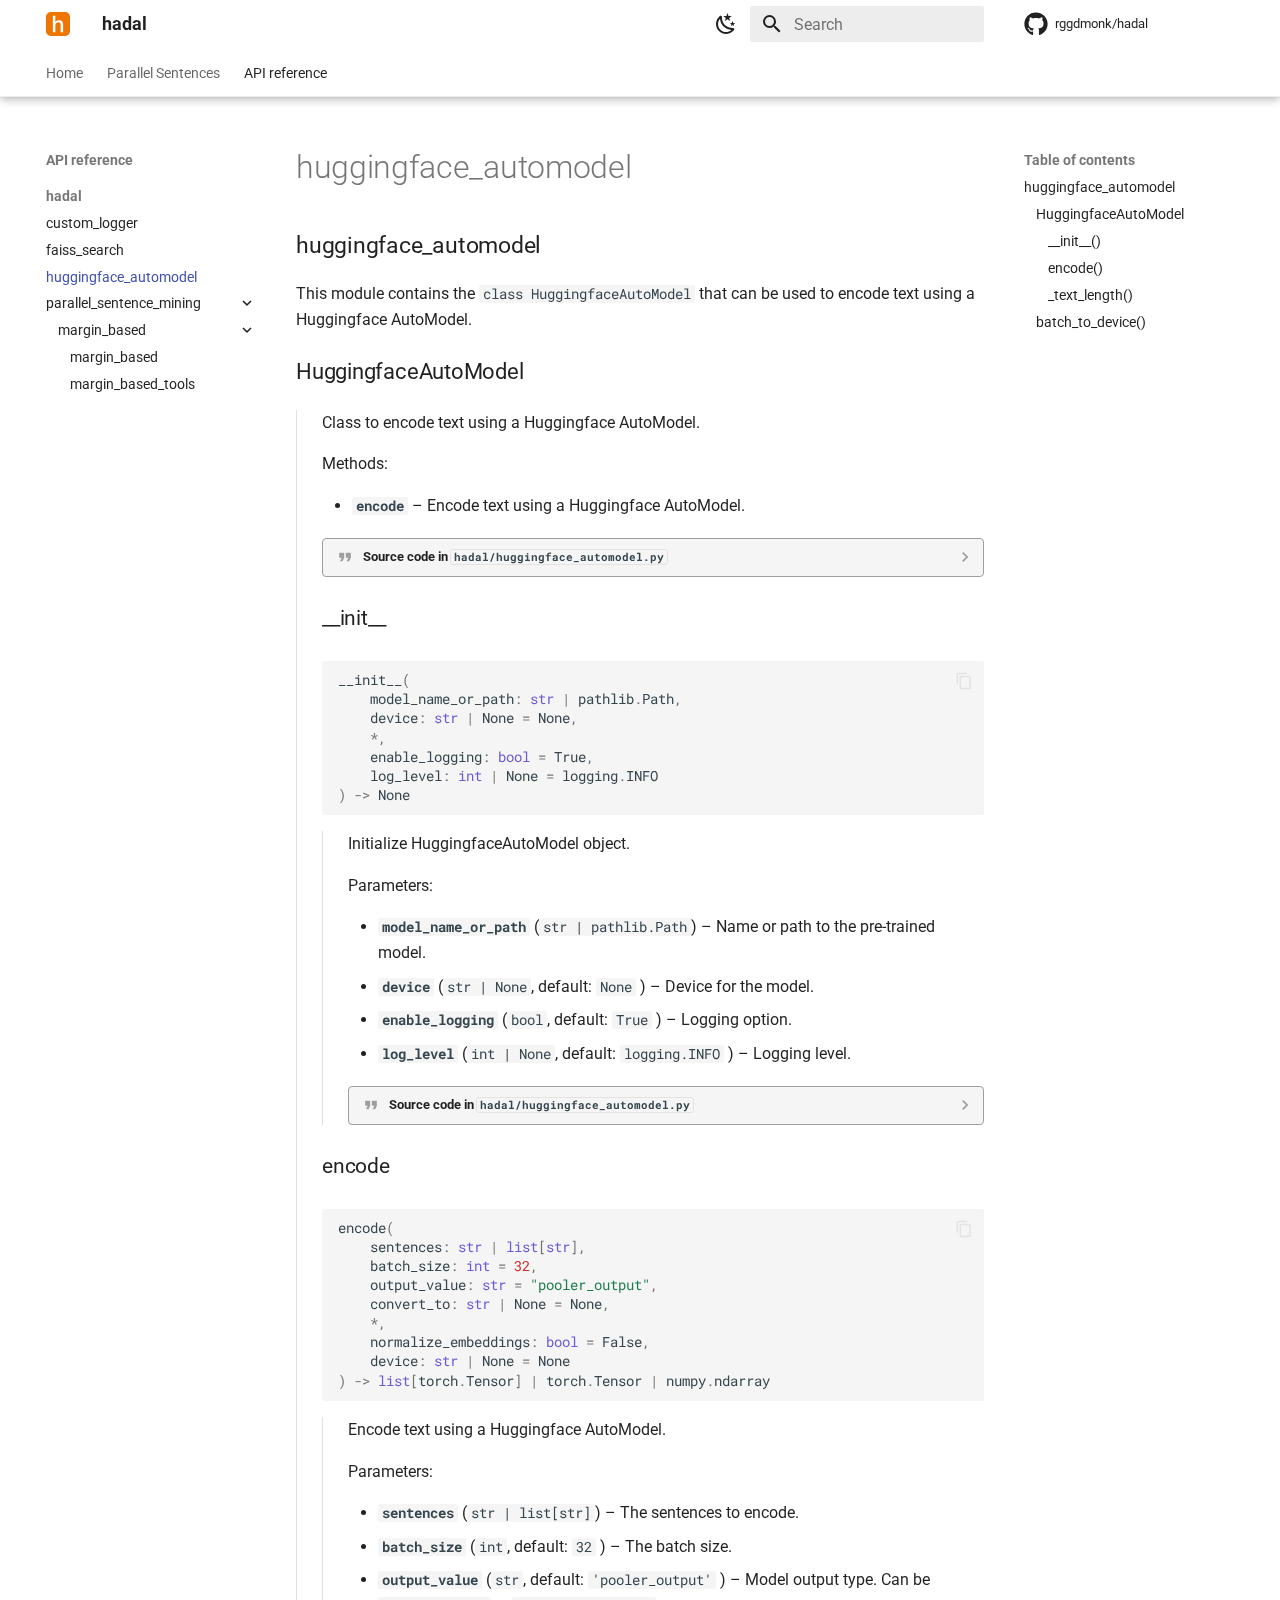
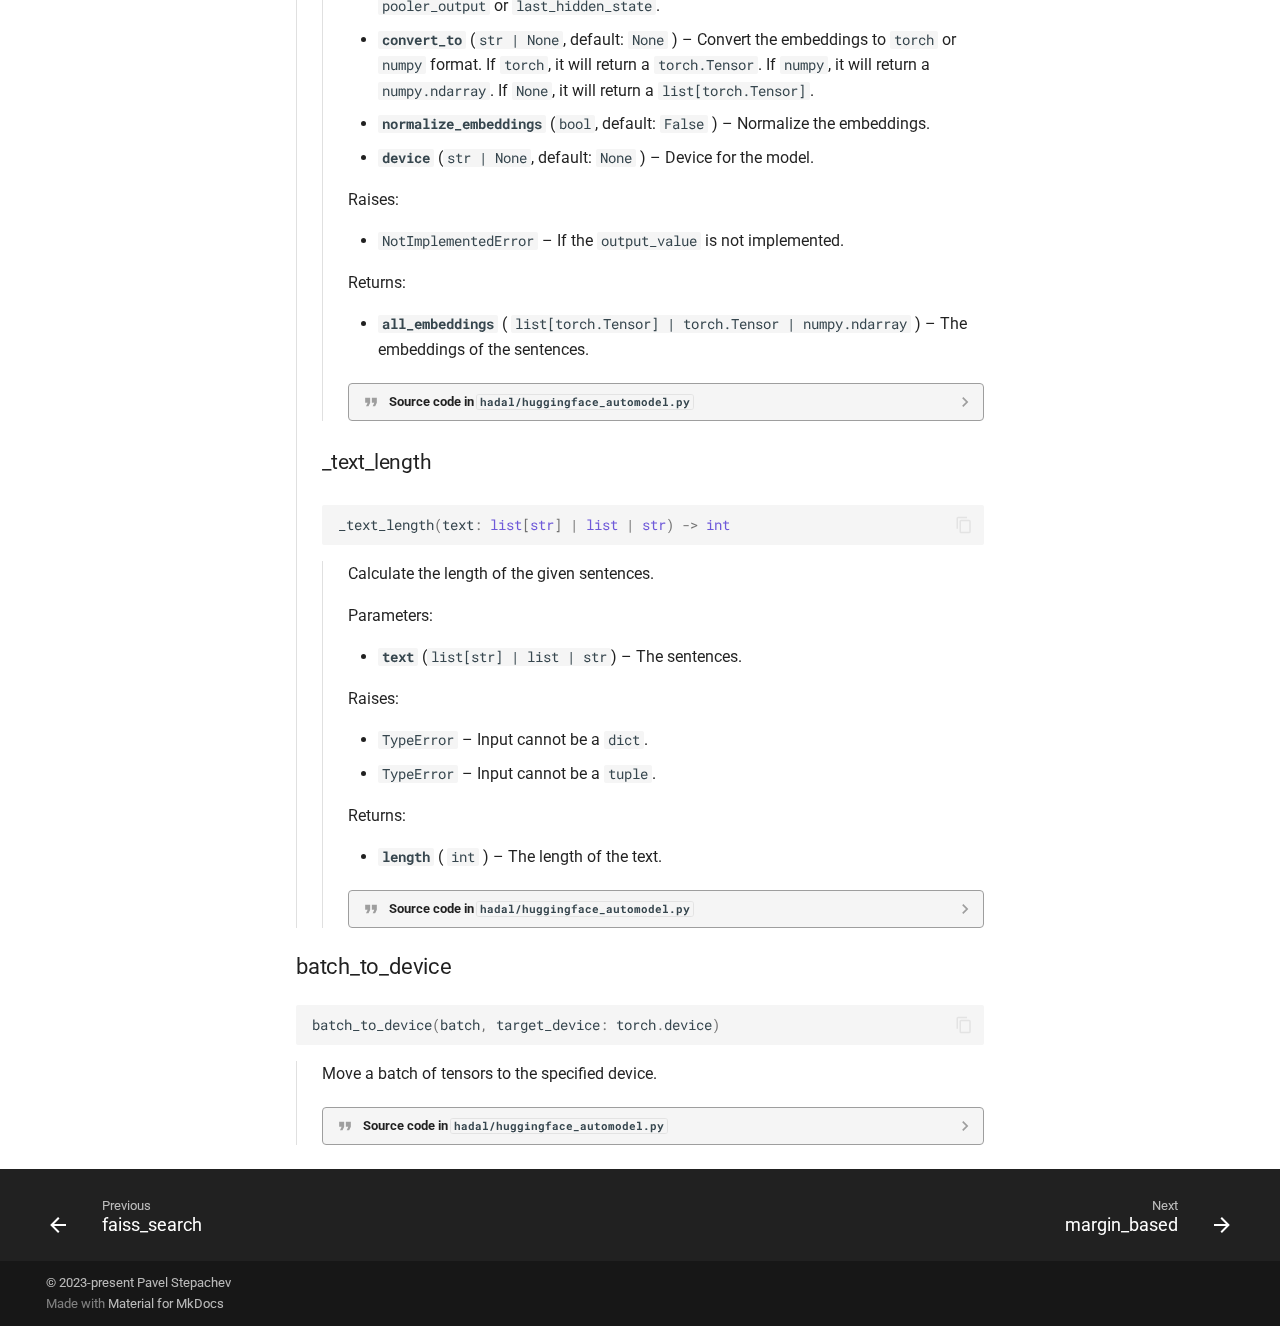
<file: api_reference/huggingface_automodel/index.html>
<!doctype html>
<html lang="en" class="no-js">
  <head>
    
      <meta charset="utf-8">
      <meta name="viewport" content="width=device-width,initial-scale=1">
      
        <meta name="description" content="A simple and eﬀicient tool for mining and aligning sentences with pre-trained models.">
      
      
        <meta name="author" content="Pavel Stepachev">
      
      
      
        <link rel="prev" href="../faiss_search/">
      
      
        <link rel="next" href="../parallel_sentence_mining/margin_based/margin_based/">
      
      
      <link rel="icon" href="../../assets_img/hadal_logo.svg">
      <meta name="generator" content="mkdocs-1.5.3, mkdocs-material-9.4.8">
    
    
      
        <title>huggingface_automodel - hadal</title>
      
    
    
      <link rel="stylesheet" href="../../assets/stylesheets/main.4b4a2bd9.min.css">
      
        
        <link rel="stylesheet" href="../../assets/stylesheets/palette.356b1318.min.css">
      
      

  
  
  
  
  <style>:root{--md-annotation-icon:url('data:image/svg+xml;charset=utf-8,<svg xmlns="http://www.w3.org/2000/svg" viewBox="0 0 24 24"><path d="M6 13v-2h8l-3.5-3.5 1.42-1.42L17.84 12l-5.92 5.92-1.42-1.42L14 13H6m16-1a10 10 0 0 1-10 10A10 10 0 0 1 2 12 10 10 0 0 1 12 2a10 10 0 0 1 10 10m-2 0a8 8 0 0 0-8-8 8 8 0 0 0-8 8 8 8 0 0 0 8 8 8 8 0 0 0 8-8Z"/></svg>');}</style>


    
    
      
    
    
      
        
        
        <link rel="preconnect" href="https://fonts.gstatic.com" crossorigin>
        <link rel="stylesheet" href="https://fonts.googleapis.com/css?family=Roboto:300,300i,400,400i,700,700i%7CRoboto+Mono:400,400i,700,700i&display=fallback">
        <style>:root{--md-text-font:"Roboto";--md-code-font:"Roboto Mono"}</style>
      
    
    
      <link rel="stylesheet" href="../../assets/_mkdocstrings.css">
    
      <link rel="stylesheet" href="../../stylesheets/extra.css">
    
    <script>__md_scope=new URL("../..",location),__md_hash=e=>[...e].reduce((e,_)=>(e<<5)-e+_.charCodeAt(0),0),__md_get=(e,_=localStorage,t=__md_scope)=>JSON.parse(_.getItem(t.pathname+"."+e)),__md_set=(e,_,t=localStorage,a=__md_scope)=>{try{t.setItem(a.pathname+"."+e,JSON.stringify(_))}catch(e){}}</script>
    
      

    
    
    
  </head>
  
  
    
    
      
    
    
    
    
    <body dir="ltr" data-md-color-scheme="default" data-md-color-primary="white" data-md-color-accent="deep-orange">
  
    
    
      <script>var palette=__md_get("__palette");if(palette&&"object"==typeof palette.color)for(var key of Object.keys(palette.color))document.body.setAttribute("data-md-color-"+key,palette.color[key])</script>
    
    <input class="md-toggle" data-md-toggle="drawer" type="checkbox" id="__drawer" autocomplete="off">
    <input class="md-toggle" data-md-toggle="search" type="checkbox" id="__search" autocomplete="off">
    <label class="md-overlay" for="__drawer"></label>
    <div data-md-component="skip">
      
        
        <a href="#huggingface_automodel" class="md-skip">
          Skip to content
        </a>
      
    </div>
    <div data-md-component="announce">
      
    </div>
    
    
      

  

<header class="md-header md-header--shadow md-header--lifted" data-md-component="header">
  <nav class="md-header__inner md-grid" aria-label="Header">
    <a href="../.." title="hadal" class="md-header__button md-logo" aria-label="hadal" data-md-component="logo">
      
  <img src="../../assets_img/hadal_logo.svg" alt="logo">

    </a>
    <label class="md-header__button md-icon" for="__drawer">
      
      <svg xmlns="http://www.w3.org/2000/svg" viewBox="0 0 24 24"><path d="M3 6h18v2H3V6m0 5h18v2H3v-2m0 5h18v2H3v-2Z"/></svg>
    </label>
    <div class="md-header__title" data-md-component="header-title">
      <div class="md-header__ellipsis">
        <div class="md-header__topic">
          <span class="md-ellipsis">
            hadal
          </span>
        </div>
        <div class="md-header__topic" data-md-component="header-topic">
          <span class="md-ellipsis">
            
              huggingface_automodel
            
          </span>
        </div>
      </div>
    </div>
    
      
        <form class="md-header__option" data-md-component="palette">
  
    
    
    
    <input class="md-option" data-md-color-media="" data-md-color-scheme="default" data-md-color-primary="white" data-md-color-accent="deep-orange"  aria-label="Switch to dark mode"  type="radio" name="__palette" id="__palette_1">
    
      <label class="md-header__button md-icon" title="Switch to dark mode" for="__palette_2" hidden>
        <svg xmlns="http://www.w3.org/2000/svg" viewBox="0 0 24 24"><path d="m17.75 4.09-2.53 1.94.91 3.06-2.63-1.81-2.63 1.81.91-3.06-2.53-1.94L12.44 4l1.06-3 1.06 3 3.19.09m3.5 6.91-1.64 1.25.59 1.98-1.7-1.17-1.7 1.17.59-1.98L15.75 11l2.06-.05L18.5 9l.69 1.95 2.06.05m-2.28 4.95c.83-.08 1.72 1.1 1.19 1.85-.32.45-.66.87-1.08 1.27C15.17 23 8.84 23 4.94 19.07c-3.91-3.9-3.91-10.24 0-14.14.4-.4.82-.76 1.27-1.08.75-.53 1.93.36 1.85 1.19-.27 2.86.69 5.83 2.89 8.02a9.96 9.96 0 0 0 8.02 2.89m-1.64 2.02a12.08 12.08 0 0 1-7.8-3.47c-2.17-2.19-3.33-5-3.49-7.82-2.81 3.14-2.7 7.96.31 10.98 3.02 3.01 7.84 3.12 10.98.31Z"/></svg>
      </label>
    
  
    
    
    
    <input class="md-option" data-md-color-media="" data-md-color-scheme="slate" data-md-color-primary="black" data-md-color-accent="deep-orange"  aria-label="Switch to light mode"  type="radio" name="__palette" id="__palette_2">
    
      <label class="md-header__button md-icon" title="Switch to light mode" for="__palette_1" hidden>
        <svg xmlns="http://www.w3.org/2000/svg" viewBox="0 0 24 24"><path d="M12 7a5 5 0 0 1 5 5 5 5 0 0 1-5 5 5 5 0 0 1-5-5 5 5 0 0 1 5-5m0 2a3 3 0 0 0-3 3 3 3 0 0 0 3 3 3 3 0 0 0 3-3 3 3 0 0 0-3-3m0-7 2.39 3.42C13.65 5.15 12.84 5 12 5c-.84 0-1.65.15-2.39.42L12 2M3.34 7l4.16-.35A7.2 7.2 0 0 0 5.94 8.5c-.44.74-.69 1.5-.83 2.29L3.34 7m.02 10 1.76-3.77a7.131 7.131 0 0 0 2.38 4.14L3.36 17M20.65 7l-1.77 3.79a7.023 7.023 0 0 0-2.38-4.15l4.15.36m-.01 10-4.14.36c.59-.51 1.12-1.14 1.54-1.86.42-.73.69-1.5.83-2.29L20.64 17M12 22l-2.41-3.44c.74.27 1.55.44 2.41.44.82 0 1.63-.17 2.37-.44L12 22Z"/></svg>
      </label>
    
  
</form>
      
    
    
    
      <label class="md-header__button md-icon" for="__search">
        
        <svg xmlns="http://www.w3.org/2000/svg" viewBox="0 0 24 24"><path d="M9.5 3A6.5 6.5 0 0 1 16 9.5c0 1.61-.59 3.09-1.56 4.23l.27.27h.79l5 5-1.5 1.5-5-5v-.79l-.27-.27A6.516 6.516 0 0 1 9.5 16 6.5 6.5 0 0 1 3 9.5 6.5 6.5 0 0 1 9.5 3m0 2C7 5 5 7 5 9.5S7 14 9.5 14 14 12 14 9.5 12 5 9.5 5Z"/></svg>
      </label>
      <div class="md-search" data-md-component="search" role="dialog">
  <label class="md-search__overlay" for="__search"></label>
  <div class="md-search__inner" role="search">
    <form class="md-search__form" name="search">
      <input type="text" class="md-search__input" name="query" aria-label="Search" placeholder="Search" autocapitalize="off" autocorrect="off" autocomplete="off" spellcheck="false" data-md-component="search-query" required>
      <label class="md-search__icon md-icon" for="__search">
        
        <svg xmlns="http://www.w3.org/2000/svg" viewBox="0 0 24 24"><path d="M9.5 3A6.5 6.5 0 0 1 16 9.5c0 1.61-.59 3.09-1.56 4.23l.27.27h.79l5 5-1.5 1.5-5-5v-.79l-.27-.27A6.516 6.516 0 0 1 9.5 16 6.5 6.5 0 0 1 3 9.5 6.5 6.5 0 0 1 9.5 3m0 2C7 5 5 7 5 9.5S7 14 9.5 14 14 12 14 9.5 12 5 9.5 5Z"/></svg>
        
        <svg xmlns="http://www.w3.org/2000/svg" viewBox="0 0 24 24"><path d="M20 11v2H8l5.5 5.5-1.42 1.42L4.16 12l7.92-7.92L13.5 5.5 8 11h12Z"/></svg>
      </label>
      <nav class="md-search__options" aria-label="Search">
        
        <button type="reset" class="md-search__icon md-icon" title="Clear" aria-label="Clear" tabindex="-1">
          
          <svg xmlns="http://www.w3.org/2000/svg" viewBox="0 0 24 24"><path d="M19 6.41 17.59 5 12 10.59 6.41 5 5 6.41 10.59 12 5 17.59 6.41 19 12 13.41 17.59 19 19 17.59 13.41 12 19 6.41Z"/></svg>
        </button>
      </nav>
      
        <div class="md-search__suggest" data-md-component="search-suggest"></div>
      
    </form>
    <div class="md-search__output">
      <div class="md-search__scrollwrap" data-md-scrollfix>
        <div class="md-search-result" data-md-component="search-result">
          <div class="md-search-result__meta">
            Initializing search
          </div>
          <ol class="md-search-result__list" role="presentation"></ol>
        </div>
      </div>
    </div>
  </div>
</div>
    
    
      <div class="md-header__source">
        <a href="https://github.com/rggdmonk/hadal" title="Go to repository" class="md-source" data-md-component="source">
  <div class="md-source__icon md-icon">
    
    <svg xmlns="http://www.w3.org/2000/svg" viewBox="0 0 496 512"><!--! Font Awesome Free 6.4.2 by @fontawesome - https://fontawesome.com License - https://fontawesome.com/license/free (Icons: CC BY 4.0, Fonts: SIL OFL 1.1, Code: MIT License) Copyright 2023 Fonticons, Inc.--><path d="M165.9 397.4c0 2-2.3 3.6-5.2 3.6-3.3.3-5.6-1.3-5.6-3.6 0-2 2.3-3.6 5.2-3.6 3-.3 5.6 1.3 5.6 3.6zm-31.1-4.5c-.7 2 1.3 4.3 4.3 4.9 2.6 1 5.6 0 6.2-2s-1.3-4.3-4.3-5.2c-2.6-.7-5.5.3-6.2 2.3zm44.2-1.7c-2.9.7-4.9 2.6-4.6 4.9.3 2 2.9 3.3 5.9 2.6 2.9-.7 4.9-2.6 4.6-4.6-.3-1.9-3-3.2-5.9-2.9zM244.8 8C106.1 8 0 113.3 0 252c0 110.9 69.8 205.8 169.5 239.2 12.8 2.3 17.3-5.6 17.3-12.1 0-6.2-.3-40.4-.3-61.4 0 0-70 15-84.7-29.8 0 0-11.4-29.1-27.8-36.6 0 0-22.9-15.7 1.6-15.4 0 0 24.9 2 38.6 25.8 21.9 38.6 58.6 27.5 72.9 20.9 2.3-16 8.8-27.1 16-33.7-55.9-6.2-112.3-14.3-112.3-110.5 0-27.5 7.6-41.3 23.6-58.9-2.6-6.5-11.1-33.3 2.6-67.9 20.9-6.5 69 27 69 27 20-5.6 41.5-8.5 62.8-8.5s42.8 2.9 62.8 8.5c0 0 48.1-33.6 69-27 13.7 34.7 5.2 61.4 2.6 67.9 16 17.7 25.8 31.5 25.8 58.9 0 96.5-58.9 104.2-114.8 110.5 9.2 7.9 17 22.9 17 46.4 0 33.7-.3 75.4-.3 83.6 0 6.5 4.6 14.4 17.3 12.1C428.2 457.8 496 362.9 496 252 496 113.3 383.5 8 244.8 8zM97.2 352.9c-1.3 1-1 3.3.7 5.2 1.6 1.6 3.9 2.3 5.2 1 1.3-1 1-3.3-.7-5.2-1.6-1.6-3.9-2.3-5.2-1zm-10.8-8.1c-.7 1.3.3 2.9 2.3 3.9 1.6 1 3.6.7 4.3-.7.7-1.3-.3-2.9-2.3-3.9-2-.6-3.6-.3-4.3.7zm32.4 35.6c-1.6 1.3-1 4.3 1.3 6.2 2.3 2.3 5.2 2.6 6.5 1 1.3-1.3.7-4.3-1.3-6.2-2.2-2.3-5.2-2.6-6.5-1zm-11.4-14.7c-1.6 1-1.6 3.6 0 5.9 1.6 2.3 4.3 3.3 5.6 2.3 1.6-1.3 1.6-3.9 0-6.2-1.4-2.3-4-3.3-5.6-2z"/></svg>
  </div>
  <div class="md-source__repository">
    rggdmonk/hadal
  </div>
</a>
      </div>
    
  </nav>
  
    
      
<nav class="md-tabs" aria-label="Tabs" data-md-component="tabs">
  <div class="md-grid">
    <ul class="md-tabs__list">
      
        
  
  
  
    
    
      <li class="md-tabs__item">
        <a href="../.." class="md-tabs__link">
          
  
  Home

        </a>
      </li>
    
  

      
        
  
  
  
    <li class="md-tabs__item">
      <a href="../../parallel_text/" class="md-tabs__link">
        
  
    
  
  Parallel Sentences

      </a>
    </li>
  

      
        
  
  
    
  
  
    
    
      
  
  
    
  
  
    
    
      <li class="md-tabs__item md-tabs__item--active">
        <a href="../custom_logger/" class="md-tabs__link">
          
  
  API reference

        </a>
      </li>
    
  

    
  

      
    </ul>
  </div>
</nav>
    
  
</header>
    
    <div class="md-container" data-md-component="container">
      
      
        
      
      <main class="md-main" data-md-component="main">
        <div class="md-main__inner md-grid">
          
            
              
              <div class="md-sidebar md-sidebar--primary" data-md-component="sidebar" data-md-type="navigation" >
                <div class="md-sidebar__scrollwrap">
                  <div class="md-sidebar__inner">
                    


  


<nav class="md-nav md-nav--primary md-nav--lifted" aria-label="Navigation" data-md-level="0">
  <label class="md-nav__title" for="__drawer">
    <a href="../.." title="hadal" class="md-nav__button md-logo" aria-label="hadal" data-md-component="logo">
      
  <img src="../../assets_img/hadal_logo.svg" alt="logo">

    </a>
    hadal
  </label>
  
    <div class="md-nav__source">
      <a href="https://github.com/rggdmonk/hadal" title="Go to repository" class="md-source" data-md-component="source">
  <div class="md-source__icon md-icon">
    
    <svg xmlns="http://www.w3.org/2000/svg" viewBox="0 0 496 512"><!--! Font Awesome Free 6.4.2 by @fontawesome - https://fontawesome.com License - https://fontawesome.com/license/free (Icons: CC BY 4.0, Fonts: SIL OFL 1.1, Code: MIT License) Copyright 2023 Fonticons, Inc.--><path d="M165.9 397.4c0 2-2.3 3.6-5.2 3.6-3.3.3-5.6-1.3-5.6-3.6 0-2 2.3-3.6 5.2-3.6 3-.3 5.6 1.3 5.6 3.6zm-31.1-4.5c-.7 2 1.3 4.3 4.3 4.9 2.6 1 5.6 0 6.2-2s-1.3-4.3-4.3-5.2c-2.6-.7-5.5.3-6.2 2.3zm44.2-1.7c-2.9.7-4.9 2.6-4.6 4.9.3 2 2.9 3.3 5.9 2.6 2.9-.7 4.9-2.6 4.6-4.6-.3-1.9-3-3.2-5.9-2.9zM244.8 8C106.1 8 0 113.3 0 252c0 110.9 69.8 205.8 169.5 239.2 12.8 2.3 17.3-5.6 17.3-12.1 0-6.2-.3-40.4-.3-61.4 0 0-70 15-84.7-29.8 0 0-11.4-29.1-27.8-36.6 0 0-22.9-15.7 1.6-15.4 0 0 24.9 2 38.6 25.8 21.9 38.6 58.6 27.5 72.9 20.9 2.3-16 8.8-27.1 16-33.7-55.9-6.2-112.3-14.3-112.3-110.5 0-27.5 7.6-41.3 23.6-58.9-2.6-6.5-11.1-33.3 2.6-67.9 20.9-6.5 69 27 69 27 20-5.6 41.5-8.5 62.8-8.5s42.8 2.9 62.8 8.5c0 0 48.1-33.6 69-27 13.7 34.7 5.2 61.4 2.6 67.9 16 17.7 25.8 31.5 25.8 58.9 0 96.5-58.9 104.2-114.8 110.5 9.2 7.9 17 22.9 17 46.4 0 33.7-.3 75.4-.3 83.6 0 6.5 4.6 14.4 17.3 12.1C428.2 457.8 496 362.9 496 252 496 113.3 383.5 8 244.8 8zM97.2 352.9c-1.3 1-1 3.3.7 5.2 1.6 1.6 3.9 2.3 5.2 1 1.3-1 1-3.3-.7-5.2-1.6-1.6-3.9-2.3-5.2-1zm-10.8-8.1c-.7 1.3.3 2.9 2.3 3.9 1.6 1 3.6.7 4.3-.7.7-1.3-.3-2.9-2.3-3.9-2-.6-3.6-.3-4.3.7zm32.4 35.6c-1.6 1.3-1 4.3 1.3 6.2 2.3 2.3 5.2 2.6 6.5 1 1.3-1.3.7-4.3-1.3-6.2-2.2-2.3-5.2-2.6-6.5-1zm-11.4-14.7c-1.6 1-1.6 3.6 0 5.9 1.6 2.3 4.3 3.3 5.6 2.3 1.6-1.3 1.6-3.9 0-6.2-1.4-2.3-4-3.3-5.6-2z"/></svg>
  </div>
  <div class="md-source__repository">
    rggdmonk/hadal
  </div>
</a>
    </div>
  
  <ul class="md-nav__list" data-md-scrollfix>
    
      
      
  
  
  
    
    
    
    
    
      
      
    
    <li class="md-nav__item md-nav__item--section md-nav__item--nested">
      
        
        
        
          
        
        <input class="md-nav__toggle md-toggle md-toggle--indeterminate" type="checkbox" id="__nav_1" >
        
          
          <label class="md-nav__link" for="__nav_1" id="__nav_1_label" tabindex="">
            
  
  <span class="md-ellipsis">
    Home
  </span>
  

            <span class="md-nav__icon md-icon"></span>
          </label>
        
        <nav class="md-nav" data-md-level="1" aria-labelledby="__nav_1_label" aria-expanded="false">
          <label class="md-nav__title" for="__nav_1">
            <span class="md-nav__icon md-icon"></span>
            Home
          </label>
          <ul class="md-nav__list" data-md-scrollfix>
            
              
                
  
  
  
    <li class="md-nav__item">
      <a href="../.." class="md-nav__link">
        
  
  <span class="md-ellipsis">
    About
  </span>
  

      </a>
    </li>
  

              
            
              
                
  
  
  
    <li class="md-nav__item">
      <a href="../../installation/" class="md-nav__link">
        
  
  <span class="md-ellipsis">
    Installation
  </span>
  

      </a>
    </li>
  

              
            
          </ul>
        </nav>
      
    </li>
  

    
      
      
  
  
  
    
    
    
    
    
      
      
    
    <li class="md-nav__item md-nav__item--section md-nav__item--nested">
      
        
        
        
          
        
        <input class="md-nav__toggle md-toggle md-toggle--indeterminate" type="checkbox" id="__nav_2" >
        
          
          
          <div class="md-nav__link md-nav__container">
            <a href="../../parallel_text/" class="md-nav__link ">
              
  
  <span class="md-ellipsis">
    Parallel Sentences
  </span>
  

            </a>
            
              
              <label class="md-nav__link " for="__nav_2" id="__nav_2_label" tabindex="">
                <span class="md-nav__icon md-icon"></span>
              </label>
            
          </div>
        
        <nav class="md-nav" data-md-level="1" aria-labelledby="__nav_2_label" aria-expanded="false">
          <label class="md-nav__title" for="__nav_2">
            <span class="md-nav__icon md-icon"></span>
            Parallel Sentences
          </label>
          <ul class="md-nav__list" data-md-scrollfix>
            
              
                
  
  
  
    <li class="md-nav__item">
      <a href="../../parallel_sentence_mining/margin_based/" class="md-nav__link">
        
  
  <span class="md-ellipsis">
    Margin-based
  </span>
  

      </a>
    </li>
  

              
            
          </ul>
        </nav>
      
    </li>
  

    
      
      
  
  
    
  
  
    
    
    
    
    
      
      
    
    <li class="md-nav__item md-nav__item--active md-nav__item--section md-nav__item--nested">
      
        
        
        
        <input class="md-nav__toggle md-toggle " type="checkbox" id="__nav_3" checked>
        
          
          <label class="md-nav__link" for="__nav_3" id="__nav_3_label" tabindex="">
            
  
  <span class="md-ellipsis">
    API reference
  </span>
  

            <span class="md-nav__icon md-icon"></span>
          </label>
        
        <nav class="md-nav" data-md-level="1" aria-labelledby="__nav_3_label" aria-expanded="true">
          <label class="md-nav__title" for="__nav_3">
            <span class="md-nav__icon md-icon"></span>
            API reference
          </label>
          <ul class="md-nav__list" data-md-scrollfix>
            
              
                
  
  
    
  
  
    
    
    
    
    
      
      
    
    <li class="md-nav__item md-nav__item--active md-nav__item--section md-nav__item--nested">
      
        
        
        
        <input class="md-nav__toggle md-toggle " type="checkbox" id="__nav_3_1" checked>
        
          
          <label class="md-nav__link" for="__nav_3_1" id="__nav_3_1_label" tabindex="">
            
  
  <span class="md-ellipsis">
    hadal
  </span>
  

            <span class="md-nav__icon md-icon"></span>
          </label>
        
        <nav class="md-nav" data-md-level="2" aria-labelledby="__nav_3_1_label" aria-expanded="true">
          <label class="md-nav__title" for="__nav_3_1">
            <span class="md-nav__icon md-icon"></span>
            hadal
          </label>
          <ul class="md-nav__list" data-md-scrollfix>
            
              
                
  
  
  
    <li class="md-nav__item">
      <a href="../custom_logger/" class="md-nav__link">
        
  
  <span class="md-ellipsis">
    custom_logger
  </span>
  

      </a>
    </li>
  

              
            
              
                
  
  
  
    <li class="md-nav__item">
      <a href="../faiss_search/" class="md-nav__link">
        
  
  <span class="md-ellipsis">
    faiss_search
  </span>
  

      </a>
    </li>
  

              
            
              
                
  
  
    
  
  
    <li class="md-nav__item md-nav__item--active">
      
      <input class="md-nav__toggle md-toggle" type="checkbox" id="__toc">
      
      
      
        <label class="md-nav__link md-nav__link--active" for="__toc">
          
  
  <span class="md-ellipsis">
    huggingface_automodel
  </span>
  

          <span class="md-nav__icon md-icon"></span>
        </label>
      
      <a href="./" class="md-nav__link md-nav__link--active">
        
  
  <span class="md-ellipsis">
    huggingface_automodel
  </span>
  

      </a>
      
        

<nav class="md-nav md-nav--secondary" aria-label="Table of contents">
  
  
  
  
    <label class="md-nav__title" for="__toc">
      <span class="md-nav__icon md-icon"></span>
      Table of contents
    </label>
    <ul class="md-nav__list" data-md-component="toc" data-md-scrollfix>
      
        <li class="md-nav__item">
  <a href="#huggingface_automodel" class="md-nav__link">
    huggingface_automodel
  </a>
  
    <nav class="md-nav" aria-label="huggingface_automodel">
      <ul class="md-nav__list">
        
          <li class="md-nav__item">
  <a href="#huggingface_automodel.HuggingfaceAutoModel" class="md-nav__link">
    HuggingfaceAutoModel
  </a>
  
    <nav class="md-nav" aria-label="HuggingfaceAutoModel">
      <ul class="md-nav__list">
        
          <li class="md-nav__item">
  <a href="#huggingface_automodel.HuggingfaceAutoModel.__init__" class="md-nav__link">
    __init__()
  </a>
  
</li>
        
          <li class="md-nav__item">
  <a href="#huggingface_automodel.HuggingfaceAutoModel.encode" class="md-nav__link">
    encode()
  </a>
  
</li>
        
          <li class="md-nav__item">
  <a href="#huggingface_automodel.HuggingfaceAutoModel._text_length" class="md-nav__link">
    _text_length()
  </a>
  
</li>
        
      </ul>
    </nav>
  
</li>
        
          <li class="md-nav__item">
  <a href="#huggingface_automodel.batch_to_device" class="md-nav__link">
    batch_to_device()
  </a>
  
</li>
        
      </ul>
    </nav>
  
</li>
      
    </ul>
  
</nav>
      
    </li>
  

              
            
              
                
  
  
  
    
    
    
    
    
    <li class="md-nav__item md-nav__item--nested">
      
        
        
        
          
        
        <input class="md-nav__toggle md-toggle md-toggle--indeterminate" type="checkbox" id="__nav_3_1_4" >
        
          
          <label class="md-nav__link" for="__nav_3_1_4" id="__nav_3_1_4_label" tabindex="0">
            
  
  <span class="md-ellipsis">
    parallel_sentence_mining
  </span>
  

            <span class="md-nav__icon md-icon"></span>
          </label>
        
        <nav class="md-nav" data-md-level="3" aria-labelledby="__nav_3_1_4_label" aria-expanded="false">
          <label class="md-nav__title" for="__nav_3_1_4">
            <span class="md-nav__icon md-icon"></span>
            parallel_sentence_mining
          </label>
          <ul class="md-nav__list" data-md-scrollfix>
            
              
                
  
  
  
    
    
    
    
    
    <li class="md-nav__item md-nav__item--nested">
      
        
        
        
          
        
        <input class="md-nav__toggle md-toggle md-toggle--indeterminate" type="checkbox" id="__nav_3_1_4_1" >
        
          
          <label class="md-nav__link" for="__nav_3_1_4_1" id="__nav_3_1_4_1_label" tabindex="0">
            
  
  <span class="md-ellipsis">
    margin_based
  </span>
  

            <span class="md-nav__icon md-icon"></span>
          </label>
        
        <nav class="md-nav" data-md-level="4" aria-labelledby="__nav_3_1_4_1_label" aria-expanded="false">
          <label class="md-nav__title" for="__nav_3_1_4_1">
            <span class="md-nav__icon md-icon"></span>
            margin_based
          </label>
          <ul class="md-nav__list" data-md-scrollfix>
            
              
                
  
  
  
    <li class="md-nav__item">
      <a href="../parallel_sentence_mining/margin_based/margin_based/" class="md-nav__link">
        
  
  <span class="md-ellipsis">
    margin_based
  </span>
  

      </a>
    </li>
  

              
            
              
                
  
  
  
    <li class="md-nav__item">
      <a href="../parallel_sentence_mining/margin_based/margin_based_tools/" class="md-nav__link">
        
  
  <span class="md-ellipsis">
    margin_based_tools
  </span>
  

      </a>
    </li>
  

              
            
          </ul>
        </nav>
      
    </li>
  

              
            
          </ul>
        </nav>
      
    </li>
  

              
            
          </ul>
        </nav>
      
    </li>
  

              
            
          </ul>
        </nav>
      
    </li>
  

    
  </ul>
</nav>
                  </div>
                </div>
              </div>
            
            
              
              <div class="md-sidebar md-sidebar--secondary" data-md-component="sidebar" data-md-type="toc" >
                <div class="md-sidebar__scrollwrap">
                  <div class="md-sidebar__inner">
                    

<nav class="md-nav md-nav--secondary" aria-label="Table of contents">
  
  
  
  
    <label class="md-nav__title" for="__toc">
      <span class="md-nav__icon md-icon"></span>
      Table of contents
    </label>
    <ul class="md-nav__list" data-md-component="toc" data-md-scrollfix>
      
        <li class="md-nav__item">
  <a href="#huggingface_automodel" class="md-nav__link">
    huggingface_automodel
  </a>
  
    <nav class="md-nav" aria-label="huggingface_automodel">
      <ul class="md-nav__list">
        
          <li class="md-nav__item">
  <a href="#huggingface_automodel.HuggingfaceAutoModel" class="md-nav__link">
    HuggingfaceAutoModel
  </a>
  
    <nav class="md-nav" aria-label="HuggingfaceAutoModel">
      <ul class="md-nav__list">
        
          <li class="md-nav__item">
  <a href="#huggingface_automodel.HuggingfaceAutoModel.__init__" class="md-nav__link">
    __init__()
  </a>
  
</li>
        
          <li class="md-nav__item">
  <a href="#huggingface_automodel.HuggingfaceAutoModel.encode" class="md-nav__link">
    encode()
  </a>
  
</li>
        
          <li class="md-nav__item">
  <a href="#huggingface_automodel.HuggingfaceAutoModel._text_length" class="md-nav__link">
    _text_length()
  </a>
  
</li>
        
      </ul>
    </nav>
  
</li>
        
          <li class="md-nav__item">
  <a href="#huggingface_automodel.batch_to_device" class="md-nav__link">
    batch_to_device()
  </a>
  
</li>
        
      </ul>
    </nav>
  
</li>
      
    </ul>
  
</nav>
                  </div>
                </div>
              </div>
            
          
          
            <div class="md-content" data-md-component="content">
              <article class="md-content__inner md-typeset">
                
                  

  
  


  <h1>huggingface_automodel</h1>

<div class="doc doc-object doc-module">




<h3 id="huggingface_automodel" class="doc doc-heading">
          <span class="doc doc-object-name doc-module-name">huggingface_automodel</span>


<a href="#huggingface_automodel" class="headerlink" title="Permanent link">&para;</a></h3>

  <div class="doc doc-contents first">
  
      <p>This module contains the <code>class HuggingfaceAutoModel</code> that can be used to encode text using a Huggingface AutoModel.</p>

  

  <div class="doc doc-children">








<div class="doc doc-object doc-class">




<h4 id="huggingface_automodel.HuggingfaceAutoModel" class="doc doc-heading">
          <span class="doc doc-object-name doc-class-name">HuggingfaceAutoModel</span>


<a href="#huggingface_automodel.HuggingfaceAutoModel" class="headerlink" title="Permanent link">&para;</a></h4>


  <div class="doc doc-contents ">

  
      <p>Class to encode text using a Huggingface AutoModel.</p>



  <p>Methods:</p>
  <ul>
        <li class="field-body">
          <b><code>encode</code></b>
          –
          <div class="doc-md-description">
            <p>Encode text using a Huggingface AutoModel.</p>
          </div>
        </li>
  </ul>

            <details class="quote">
              <summary>Source code in <code>hadal/huggingface_automodel.py</code></summary>
              <div class="highlight"><table class="highlighttable"><tr><td class="linenos"><div class="linenodiv"><pre><span></span><span class="normal"><a href="#__codelineno-0-18"> 18</a></span>
<span class="normal"><a href="#__codelineno-0-19"> 19</a></span>
<span class="normal"><a href="#__codelineno-0-20"> 20</a></span>
<span class="normal"><a href="#__codelineno-0-21"> 21</a></span>
<span class="normal"><a href="#__codelineno-0-22"> 22</a></span>
<span class="normal"><a href="#__codelineno-0-23"> 23</a></span>
<span class="normal"><a href="#__codelineno-0-24"> 24</a></span>
<span class="normal"><a href="#__codelineno-0-25"> 25</a></span>
<span class="normal"><a href="#__codelineno-0-26"> 26</a></span>
<span class="normal"><a href="#__codelineno-0-27"> 27</a></span>
<span class="normal"><a href="#__codelineno-0-28"> 28</a></span>
<span class="normal"><a href="#__codelineno-0-29"> 29</a></span>
<span class="normal"><a href="#__codelineno-0-30"> 30</a></span>
<span class="normal"><a href="#__codelineno-0-31"> 31</a></span>
<span class="normal"><a href="#__codelineno-0-32"> 32</a></span>
<span class="normal"><a href="#__codelineno-0-33"> 33</a></span>
<span class="normal"><a href="#__codelineno-0-34"> 34</a></span>
<span class="normal"><a href="#__codelineno-0-35"> 35</a></span>
<span class="normal"><a href="#__codelineno-0-36"> 36</a></span>
<span class="normal"><a href="#__codelineno-0-37"> 37</a></span>
<span class="normal"><a href="#__codelineno-0-38"> 38</a></span>
<span class="normal"><a href="#__codelineno-0-39"> 39</a></span>
<span class="normal"><a href="#__codelineno-0-40"> 40</a></span>
<span class="normal"><a href="#__codelineno-0-41"> 41</a></span>
<span class="normal"><a href="#__codelineno-0-42"> 42</a></span>
<span class="normal"><a href="#__codelineno-0-43"> 43</a></span>
<span class="normal"><a href="#__codelineno-0-44"> 44</a></span>
<span class="normal"><a href="#__codelineno-0-45"> 45</a></span>
<span class="normal"><a href="#__codelineno-0-46"> 46</a></span>
<span class="normal"><a href="#__codelineno-0-47"> 47</a></span>
<span class="normal"><a href="#__codelineno-0-48"> 48</a></span>
<span class="normal"><a href="#__codelineno-0-49"> 49</a></span>
<span class="normal"><a href="#__codelineno-0-50"> 50</a></span>
<span class="normal"><a href="#__codelineno-0-51"> 51</a></span>
<span class="normal"><a href="#__codelineno-0-52"> 52</a></span>
<span class="normal"><a href="#__codelineno-0-53"> 53</a></span>
<span class="normal"><a href="#__codelineno-0-54"> 54</a></span>
<span class="normal"><a href="#__codelineno-0-55"> 55</a></span>
<span class="normal"><a href="#__codelineno-0-56"> 56</a></span>
<span class="normal"><a href="#__codelineno-0-57"> 57</a></span>
<span class="normal"><a href="#__codelineno-0-58"> 58</a></span>
<span class="normal"><a href="#__codelineno-0-59"> 59</a></span>
<span class="normal"><a href="#__codelineno-0-60"> 60</a></span>
<span class="normal"><a href="#__codelineno-0-61"> 61</a></span>
<span class="normal"><a href="#__codelineno-0-62"> 62</a></span>
<span class="normal"><a href="#__codelineno-0-63"> 63</a></span>
<span class="normal"><a href="#__codelineno-0-64"> 64</a></span>
<span class="normal"><a href="#__codelineno-0-65"> 65</a></span>
<span class="normal"><a href="#__codelineno-0-66"> 66</a></span>
<span class="normal"><a href="#__codelineno-0-67"> 67</a></span>
<span class="normal"><a href="#__codelineno-0-68"> 68</a></span>
<span class="normal"><a href="#__codelineno-0-69"> 69</a></span>
<span class="normal"><a href="#__codelineno-0-70"> 70</a></span>
<span class="normal"><a href="#__codelineno-0-71"> 71</a></span>
<span class="normal"><a href="#__codelineno-0-72"> 72</a></span>
<span class="normal"><a href="#__codelineno-0-73"> 73</a></span>
<span class="normal"><a href="#__codelineno-0-74"> 74</a></span>
<span class="normal"><a href="#__codelineno-0-75"> 75</a></span>
<span class="normal"><a href="#__codelineno-0-76"> 76</a></span>
<span class="normal"><a href="#__codelineno-0-77"> 77</a></span>
<span class="normal"><a href="#__codelineno-0-78"> 78</a></span>
<span class="normal"><a href="#__codelineno-0-79"> 79</a></span>
<span class="normal"><a href="#__codelineno-0-80"> 80</a></span>
<span class="normal"><a href="#__codelineno-0-81"> 81</a></span>
<span class="normal"><a href="#__codelineno-0-82"> 82</a></span>
<span class="normal"><a href="#__codelineno-0-83"> 83</a></span>
<span class="normal"><a href="#__codelineno-0-84"> 84</a></span>
<span class="normal"><a href="#__codelineno-0-85"> 85</a></span>
<span class="normal"><a href="#__codelineno-0-86"> 86</a></span>
<span class="normal"><a href="#__codelineno-0-87"> 87</a></span>
<span class="normal"><a href="#__codelineno-0-88"> 88</a></span>
<span class="normal"><a href="#__codelineno-0-89"> 89</a></span>
<span class="normal"><a href="#__codelineno-0-90"> 90</a></span>
<span class="normal"><a href="#__codelineno-0-91"> 91</a></span>
<span class="normal"><a href="#__codelineno-0-92"> 92</a></span>
<span class="normal"><a href="#__codelineno-0-93"> 93</a></span>
<span class="normal"><a href="#__codelineno-0-94"> 94</a></span>
<span class="normal"><a href="#__codelineno-0-95"> 95</a></span>
<span class="normal"><a href="#__codelineno-0-96"> 96</a></span>
<span class="normal"><a href="#__codelineno-0-97"> 97</a></span>
<span class="normal"><a href="#__codelineno-0-98"> 98</a></span>
<span class="normal"><a href="#__codelineno-0-99"> 99</a></span>
<span class="normal"><a href="#__codelineno-0-100">100</a></span>
<span class="normal"><a href="#__codelineno-0-101">101</a></span>
<span class="normal"><a href="#__codelineno-0-102">102</a></span>
<span class="normal"><a href="#__codelineno-0-103">103</a></span>
<span class="normal"><a href="#__codelineno-0-104">104</a></span>
<span class="normal"><a href="#__codelineno-0-105">105</a></span>
<span class="normal"><a href="#__codelineno-0-106">106</a></span>
<span class="normal"><a href="#__codelineno-0-107">107</a></span>
<span class="normal"><a href="#__codelineno-0-108">108</a></span>
<span class="normal"><a href="#__codelineno-0-109">109</a></span>
<span class="normal"><a href="#__codelineno-0-110">110</a></span>
<span class="normal"><a href="#__codelineno-0-111">111</a></span>
<span class="normal"><a href="#__codelineno-0-112">112</a></span>
<span class="normal"><a href="#__codelineno-0-113">113</a></span>
<span class="normal"><a href="#__codelineno-0-114">114</a></span>
<span class="normal"><a href="#__codelineno-0-115">115</a></span>
<span class="normal"><a href="#__codelineno-0-116">116</a></span>
<span class="normal"><a href="#__codelineno-0-117">117</a></span>
<span class="normal"><a href="#__codelineno-0-118">118</a></span>
<span class="normal"><a href="#__codelineno-0-119">119</a></span>
<span class="normal"><a href="#__codelineno-0-120">120</a></span>
<span class="normal"><a href="#__codelineno-0-121">121</a></span>
<span class="normal"><a href="#__codelineno-0-122">122</a></span>
<span class="normal"><a href="#__codelineno-0-123">123</a></span>
<span class="normal"><a href="#__codelineno-0-124">124</a></span>
<span class="normal"><a href="#__codelineno-0-125">125</a></span>
<span class="normal"><a href="#__codelineno-0-126">126</a></span>
<span class="normal"><a href="#__codelineno-0-127">127</a></span>
<span class="normal"><a href="#__codelineno-0-128">128</a></span>
<span class="normal"><a href="#__codelineno-0-129">129</a></span>
<span class="normal"><a href="#__codelineno-0-130">130</a></span>
<span class="normal"><a href="#__codelineno-0-131">131</a></span>
<span class="normal"><a href="#__codelineno-0-132">132</a></span>
<span class="normal"><a href="#__codelineno-0-133">133</a></span>
<span class="normal"><a href="#__codelineno-0-134">134</a></span>
<span class="normal"><a href="#__codelineno-0-135">135</a></span>
<span class="normal"><a href="#__codelineno-0-136">136</a></span>
<span class="normal"><a href="#__codelineno-0-137">137</a></span>
<span class="normal"><a href="#__codelineno-0-138">138</a></span>
<span class="normal"><a href="#__codelineno-0-139">139</a></span>
<span class="normal"><a href="#__codelineno-0-140">140</a></span>
<span class="normal"><a href="#__codelineno-0-141">141</a></span>
<span class="normal"><a href="#__codelineno-0-142">142</a></span>
<span class="normal"><a href="#__codelineno-0-143">143</a></span>
<span class="normal"><a href="#__codelineno-0-144">144</a></span>
<span class="normal"><a href="#__codelineno-0-145">145</a></span>
<span class="normal"><a href="#__codelineno-0-146">146</a></span>
<span class="normal"><a href="#__codelineno-0-147">147</a></span>
<span class="normal"><a href="#__codelineno-0-148">148</a></span>
<span class="normal"><a href="#__codelineno-0-149">149</a></span>
<span class="normal"><a href="#__codelineno-0-150">150</a></span>
<span class="normal"><a href="#__codelineno-0-151">151</a></span>
<span class="normal"><a href="#__codelineno-0-152">152</a></span>
<span class="normal"><a href="#__codelineno-0-153">153</a></span>
<span class="normal"><a href="#__codelineno-0-154">154</a></span>
<span class="normal"><a href="#__codelineno-0-155">155</a></span></pre></div></td><td class="code"><div><pre><span></span><code><a id="__codelineno-0-18" name="__codelineno-0-18"></a><span class="k">class</span> <span class="nc">HuggingfaceAutoModel</span><span class="p">:</span>
<a id="__codelineno-0-19" name="__codelineno-0-19"></a><span class="w">    </span><span class="sd">&quot;&quot;&quot;Class to encode text using a Huggingface AutoModel.</span>
<a id="__codelineno-0-20" name="__codelineno-0-20"></a>
<a id="__codelineno-0-21" name="__codelineno-0-21"></a><span class="sd">    Methods:</span>
<a id="__codelineno-0-22" name="__codelineno-0-22"></a><span class="sd">        encode: Encode text using a Huggingface AutoModel.</span>
<a id="__codelineno-0-23" name="__codelineno-0-23"></a><span class="sd">    &quot;&quot;&quot;</span>
<a id="__codelineno-0-24" name="__codelineno-0-24"></a>
<a id="__codelineno-0-25" name="__codelineno-0-25"></a>    <span class="k">def</span> <span class="fm">__init__</span><span class="p">(</span>
<a id="__codelineno-0-26" name="__codelineno-0-26"></a>        <span class="bp">self</span><span class="p">,</span>
<a id="__codelineno-0-27" name="__codelineno-0-27"></a>        <span class="n">model_name_or_path</span><span class="p">:</span> <span class="nb">str</span> <span class="o">|</span> <span class="n">pathlib</span><span class="o">.</span><span class="n">Path</span><span class="p">,</span>
<a id="__codelineno-0-28" name="__codelineno-0-28"></a>        <span class="n">device</span><span class="p">:</span> <span class="nb">str</span> <span class="o">|</span> <span class="kc">None</span> <span class="o">=</span> <span class="kc">None</span><span class="p">,</span>
<a id="__codelineno-0-29" name="__codelineno-0-29"></a>        <span class="o">*</span><span class="p">,</span>
<a id="__codelineno-0-30" name="__codelineno-0-30"></a>        <span class="n">enable_logging</span><span class="p">:</span> <span class="nb">bool</span> <span class="o">=</span> <span class="kc">True</span><span class="p">,</span>
<a id="__codelineno-0-31" name="__codelineno-0-31"></a>        <span class="n">log_level</span><span class="p">:</span> <span class="nb">int</span> <span class="o">|</span> <span class="kc">None</span> <span class="o">=</span> <span class="n">logging</span><span class="o">.</span><span class="n">INFO</span><span class="p">,</span>
<a id="__codelineno-0-32" name="__codelineno-0-32"></a>    <span class="p">)</span> <span class="o">-&gt;</span> <span class="kc">None</span><span class="p">:</span>
<a id="__codelineno-0-33" name="__codelineno-0-33"></a><span class="w">        </span><span class="sd">&quot;&quot;&quot;Initialize HuggingfaceAutoModel object.</span>
<a id="__codelineno-0-34" name="__codelineno-0-34"></a>
<a id="__codelineno-0-35" name="__codelineno-0-35"></a><span class="sd">        Args:</span>
<a id="__codelineno-0-36" name="__codelineno-0-36"></a><span class="sd">            model_name_or_path (str | pathlib.Path): Name or path to the pre-trained model.</span>
<a id="__codelineno-0-37" name="__codelineno-0-37"></a><span class="sd">            device (str | None, optional): Device for the model.</span>
<a id="__codelineno-0-38" name="__codelineno-0-38"></a><span class="sd">            enable_logging (bool, optional): Logging option.</span>
<a id="__codelineno-0-39" name="__codelineno-0-39"></a><span class="sd">            log_level (int | None, optional): Logging level.</span>
<a id="__codelineno-0-40" name="__codelineno-0-40"></a><span class="sd">        &quot;&quot;&quot;</span>
<a id="__codelineno-0-41" name="__codelineno-0-41"></a>        <span class="k">if</span> <span class="n">enable_logging</span> <span class="ow">is</span> <span class="kc">True</span><span class="p">:</span>
<a id="__codelineno-0-42" name="__codelineno-0-42"></a>            <span class="bp">self</span><span class="o">.</span><span class="n">logger</span> <span class="o">=</span> <span class="n">default_custom_logger</span><span class="p">(</span><span class="n">name</span><span class="o">=</span><span class="vm">__name__</span><span class="p">,</span> <span class="n">level</span><span class="o">=</span><span class="n">log_level</span><span class="p">)</span>
<a id="__codelineno-0-43" name="__codelineno-0-43"></a>        <span class="k">else</span><span class="p">:</span>
<a id="__codelineno-0-44" name="__codelineno-0-44"></a>            <span class="bp">self</span><span class="o">.</span><span class="n">logger</span> <span class="o">=</span> <span class="n">logging</span><span class="o">.</span><span class="n">getLogger</span><span class="p">(</span><span class="vm">__name__</span><span class="p">)</span>
<a id="__codelineno-0-45" name="__codelineno-0-45"></a>            <span class="bp">self</span><span class="o">.</span><span class="n">logger</span><span class="o">.</span><span class="n">disabled</span> <span class="o">=</span> <span class="kc">True</span>
<a id="__codelineno-0-46" name="__codelineno-0-46"></a>
<a id="__codelineno-0-47" name="__codelineno-0-47"></a>        <span class="k">if</span> <span class="n">device</span> <span class="ow">is</span> <span class="kc">None</span><span class="p">:</span>
<a id="__codelineno-0-48" name="__codelineno-0-48"></a>            <span class="n">device</span> <span class="o">=</span> <span class="s2">&quot;cuda&quot;</span> <span class="k">if</span> <span class="n">torch</span><span class="o">.</span><span class="n">cuda</span><span class="o">.</span><span class="n">is_available</span><span class="p">()</span> <span class="k">else</span> <span class="s2">&quot;cpu&quot;</span>
<a id="__codelineno-0-49" name="__codelineno-0-49"></a>            <span class="bp">self</span><span class="o">.</span><span class="n">logger</span><span class="o">.</span><span class="n">info</span><span class="p">(</span><span class="s2">&quot;Pytorch device: </span><span class="si">%s</span><span class="s2">&quot;</span><span class="p">,</span> <span class="n">device</span><span class="p">)</span>
<a id="__codelineno-0-50" name="__codelineno-0-50"></a>
<a id="__codelineno-0-51" name="__codelineno-0-51"></a>        <span class="bp">self</span><span class="o">.</span><span class="n">_target_device</span> <span class="o">=</span> <span class="n">torch</span><span class="o">.</span><span class="n">device</span><span class="p">(</span><span class="n">device</span><span class="p">)</span>
<a id="__codelineno-0-52" name="__codelineno-0-52"></a>
<a id="__codelineno-0-53" name="__codelineno-0-53"></a>        <span class="bp">self</span><span class="o">.</span><span class="n">model</span> <span class="o">=</span> <span class="n">AutoModel</span><span class="o">.</span><span class="n">from_pretrained</span><span class="p">(</span><span class="n">pretrained_model_name_or_path</span><span class="o">=</span><span class="n">model_name_or_path</span><span class="p">)</span>
<a id="__codelineno-0-54" name="__codelineno-0-54"></a>        <span class="bp">self</span><span class="o">.</span><span class="n">model</span><span class="o">.</span><span class="n">eval</span><span class="p">()</span>
<a id="__codelineno-0-55" name="__codelineno-0-55"></a>        <span class="bp">self</span><span class="o">.</span><span class="n">tokenizer</span> <span class="o">=</span> <span class="n">AutoTokenizer</span><span class="o">.</span><span class="n">from_pretrained</span><span class="p">(</span><span class="n">pretrained_model_name_or_path</span><span class="o">=</span><span class="n">model_name_or_path</span><span class="p">)</span>
<a id="__codelineno-0-56" name="__codelineno-0-56"></a>        <span class="bp">self</span><span class="o">.</span><span class="n">config</span> <span class="o">=</span> <span class="n">AutoConfig</span><span class="o">.</span><span class="n">from_pretrained</span><span class="p">(</span><span class="n">pretrained_model_name_or_path</span><span class="o">=</span><span class="n">model_name_or_path</span><span class="p">)</span>
<a id="__codelineno-0-57" name="__codelineno-0-57"></a>
<a id="__codelineno-0-58" name="__codelineno-0-58"></a>        <span class="k">if</span> <span class="n">model_name_or_path</span> <span class="ow">is</span> <span class="ow">not</span> <span class="kc">None</span> <span class="ow">and</span> <span class="n">model_name_or_path</span> <span class="o">!=</span> <span class="s2">&quot;&quot;</span><span class="p">:</span>
<a id="__codelineno-0-59" name="__codelineno-0-59"></a>            <span class="bp">self</span><span class="o">.</span><span class="n">logger</span><span class="o">.</span><span class="n">info</span><span class="p">(</span><span class="s2">&quot;Load huggingface model: </span><span class="si">%s</span><span class="s2">&quot;</span><span class="p">,</span> <span class="n">model_name_or_path</span><span class="p">)</span>
<a id="__codelineno-0-60" name="__codelineno-0-60"></a>
<a id="__codelineno-0-61" name="__codelineno-0-61"></a>    <span class="k">def</span> <span class="nf">encode</span><span class="p">(</span>
<a id="__codelineno-0-62" name="__codelineno-0-62"></a>        <span class="bp">self</span><span class="p">,</span>
<a id="__codelineno-0-63" name="__codelineno-0-63"></a>        <span class="n">sentences</span><span class="p">:</span> <span class="nb">str</span> <span class="o">|</span> <span class="nb">list</span><span class="p">[</span><span class="nb">str</span><span class="p">],</span>
<a id="__codelineno-0-64" name="__codelineno-0-64"></a>        <span class="n">batch_size</span><span class="p">:</span> <span class="nb">int</span> <span class="o">=</span> <span class="mi">32</span><span class="p">,</span>
<a id="__codelineno-0-65" name="__codelineno-0-65"></a>        <span class="n">output_value</span><span class="p">:</span> <span class="nb">str</span> <span class="o">=</span> <span class="s2">&quot;pooler_output&quot;</span><span class="p">,</span>
<a id="__codelineno-0-66" name="__codelineno-0-66"></a>        <span class="n">convert_to</span><span class="p">:</span> <span class="nb">str</span> <span class="o">|</span> <span class="kc">None</span> <span class="o">=</span> <span class="kc">None</span><span class="p">,</span>
<a id="__codelineno-0-67" name="__codelineno-0-67"></a>        <span class="o">*</span><span class="p">,</span>
<a id="__codelineno-0-68" name="__codelineno-0-68"></a>        <span class="n">normalize_embeddings</span><span class="p">:</span> <span class="nb">bool</span> <span class="o">=</span> <span class="kc">False</span><span class="p">,</span>
<a id="__codelineno-0-69" name="__codelineno-0-69"></a>        <span class="n">device</span><span class="p">:</span> <span class="nb">str</span> <span class="o">|</span> <span class="kc">None</span> <span class="o">=</span> <span class="kc">None</span><span class="p">,</span>
<a id="__codelineno-0-70" name="__codelineno-0-70"></a>    <span class="p">)</span> <span class="o">-&gt;</span> <span class="nb">list</span><span class="p">[</span><span class="n">torch</span><span class="o">.</span><span class="n">Tensor</span><span class="p">]</span> <span class="o">|</span> <span class="n">torch</span><span class="o">.</span><span class="n">Tensor</span> <span class="o">|</span> <span class="n">numpy</span><span class="o">.</span><span class="n">ndarray</span><span class="p">:</span>
<a id="__codelineno-0-71" name="__codelineno-0-71"></a><span class="w">        </span><span class="sd">&quot;&quot;&quot;Encode text using a Huggingface AutoModel.</span>
<a id="__codelineno-0-72" name="__codelineno-0-72"></a>
<a id="__codelineno-0-73" name="__codelineno-0-73"></a><span class="sd">        Args:</span>
<a id="__codelineno-0-74" name="__codelineno-0-74"></a><span class="sd">            sentences (str | list[str]): The sentences to encode.</span>
<a id="__codelineno-0-75" name="__codelineno-0-75"></a><span class="sd">            batch_size (int, optional): The batch size.</span>
<a id="__codelineno-0-76" name="__codelineno-0-76"></a><span class="sd">            output_value (str, optional): Model output type. Can be `pooler_output` or `last_hidden_state`.</span>
<a id="__codelineno-0-77" name="__codelineno-0-77"></a><span class="sd">            convert_to (str | None, optional): Convert the embeddings to `torch` or `numpy` format. If `torch`, it will return a `torch.Tensor`. If `numpy`, it will return a `numpy.ndarray`. If `None`, it will return a `list[torch.Tensor]`.</span>
<a id="__codelineno-0-78" name="__codelineno-0-78"></a><span class="sd">            normalize_embeddings (bool, optional): Normalize the embeddings.</span>
<a id="__codelineno-0-79" name="__codelineno-0-79"></a><span class="sd">            device (str | None, optional): Device for the model.</span>
<a id="__codelineno-0-80" name="__codelineno-0-80"></a>
<a id="__codelineno-0-81" name="__codelineno-0-81"></a><span class="sd">        Raises:</span>
<a id="__codelineno-0-82" name="__codelineno-0-82"></a><span class="sd">            NotImplementedError: If the `output_value` is not implemented.</span>
<a id="__codelineno-0-83" name="__codelineno-0-83"></a>
<a id="__codelineno-0-84" name="__codelineno-0-84"></a><span class="sd">        Returns:</span>
<a id="__codelineno-0-85" name="__codelineno-0-85"></a><span class="sd">            all_embeddings (list[torch.Tensor] | torch.Tensor | numpy.ndarray): The embeddings of the sentences.</span>
<a id="__codelineno-0-86" name="__codelineno-0-86"></a><span class="sd">        &quot;&quot;&quot;</span>
<a id="__codelineno-0-87" name="__codelineno-0-87"></a>        <span class="k">if</span> <span class="n">device</span> <span class="ow">is</span> <span class="kc">None</span><span class="p">:</span>
<a id="__codelineno-0-88" name="__codelineno-0-88"></a>            <span class="n">device</span> <span class="o">=</span> <span class="bp">self</span><span class="o">.</span><span class="n">_target_device</span>
<a id="__codelineno-0-89" name="__codelineno-0-89"></a>
<a id="__codelineno-0-90" name="__codelineno-0-90"></a>        <span class="bp">self</span><span class="o">.</span><span class="n">model</span><span class="o">.</span><span class="n">to</span><span class="p">(</span><span class="n">device</span><span class="p">)</span>
<a id="__codelineno-0-91" name="__codelineno-0-91"></a>        <span class="bp">self</span><span class="o">.</span><span class="n">logger</span><span class="o">.</span><span class="n">info</span><span class="p">(</span><span class="s2">&quot;Encoding on pytorch device: </span><span class="si">%s</span><span class="s2">&quot;</span><span class="p">,</span> <span class="n">device</span><span class="p">)</span>
<a id="__codelineno-0-92" name="__codelineno-0-92"></a>
<a id="__codelineno-0-93" name="__codelineno-0-93"></a>        <span class="k">if</span> <span class="nb">isinstance</span><span class="p">(</span><span class="n">sentences</span><span class="p">,</span> <span class="nb">str</span><span class="p">):</span>
<a id="__codelineno-0-94" name="__codelineno-0-94"></a>            <span class="n">sentences</span> <span class="o">=</span> <span class="p">[</span><span class="n">sentences</span><span class="p">]</span>
<a id="__codelineno-0-95" name="__codelineno-0-95"></a>
<a id="__codelineno-0-96" name="__codelineno-0-96"></a>        <span class="n">all_embeddings</span> <span class="o">=</span> <span class="p">[]</span>
<a id="__codelineno-0-97" name="__codelineno-0-97"></a>        <span class="n">length_sorted_idx</span> <span class="o">=</span> <span class="n">numpy</span><span class="o">.</span><span class="n">argsort</span><span class="p">([</span><span class="o">-</span><span class="bp">self</span><span class="o">.</span><span class="n">_text_length</span><span class="p">(</span><span class="n">sen</span><span class="p">)</span> <span class="k">for</span> <span class="n">sen</span> <span class="ow">in</span> <span class="n">sentences</span><span class="p">])</span>
<a id="__codelineno-0-98" name="__codelineno-0-98"></a>        <span class="n">sentences_sorted</span> <span class="o">=</span> <span class="p">[</span><span class="n">sentences</span><span class="p">[</span><span class="n">idx</span><span class="p">]</span> <span class="k">for</span> <span class="n">idx</span> <span class="ow">in</span> <span class="n">length_sorted_idx</span><span class="p">]</span>
<a id="__codelineno-0-99" name="__codelineno-0-99"></a>
<a id="__codelineno-0-100" name="__codelineno-0-100"></a>        <span class="k">for</span> <span class="n">start_index</span> <span class="ow">in</span> <span class="n">trange</span><span class="p">(</span><span class="mi">0</span><span class="p">,</span> <span class="nb">len</span><span class="p">(</span><span class="n">sentences</span><span class="p">),</span> <span class="n">batch_size</span><span class="p">,</span> <span class="n">desc</span><span class="o">=</span><span class="s2">&quot;Batches&quot;</span><span class="p">):</span>
<a id="__codelineno-0-101" name="__codelineno-0-101"></a>            <span class="n">sentences_batch</span> <span class="o">=</span> <span class="n">sentences_sorted</span><span class="p">[</span><span class="n">start_index</span> <span class="p">:</span> <span class="n">start_index</span> <span class="o">+</span> <span class="n">batch_size</span><span class="p">]</span>
<a id="__codelineno-0-102" name="__codelineno-0-102"></a>            <span class="n">inputs</span> <span class="o">=</span> <span class="bp">self</span><span class="o">.</span><span class="n">tokenizer</span><span class="p">(</span><span class="n">sentences_batch</span><span class="p">,</span> <span class="n">return_tensors</span><span class="o">=</span><span class="s2">&quot;pt&quot;</span><span class="p">,</span> <span class="n">truncation</span><span class="o">=</span><span class="kc">True</span><span class="p">,</span> <span class="n">padding</span><span class="o">=</span><span class="kc">True</span><span class="p">)</span>
<a id="__codelineno-0-103" name="__codelineno-0-103"></a>            <span class="n">inputs</span> <span class="o">=</span> <span class="n">batch_to_device</span><span class="p">(</span><span class="n">batch</span><span class="o">=</span><span class="n">inputs</span><span class="p">,</span> <span class="n">target_device</span><span class="o">=</span><span class="n">device</span><span class="p">)</span>
<a id="__codelineno-0-104" name="__codelineno-0-104"></a>
<a id="__codelineno-0-105" name="__codelineno-0-105"></a>            <span class="k">with</span> <span class="n">torch</span><span class="o">.</span><span class="n">no_grad</span><span class="p">():</span>
<a id="__codelineno-0-106" name="__codelineno-0-106"></a>                <span class="n">outputs</span> <span class="o">=</span> <span class="bp">self</span><span class="o">.</span><span class="n">model</span><span class="p">(</span><span class="o">**</span><span class="n">inputs</span><span class="p">)</span>
<a id="__codelineno-0-107" name="__codelineno-0-107"></a>
<a id="__codelineno-0-108" name="__codelineno-0-108"></a>                <span class="k">if</span> <span class="n">output_value</span> <span class="o">==</span> <span class="s2">&quot;pooler_output&quot;</span><span class="p">:</span>
<a id="__codelineno-0-109" name="__codelineno-0-109"></a>                    <span class="n">embeddings</span> <span class="o">=</span> <span class="n">outputs</span><span class="o">.</span><span class="n">pooler_output</span>
<a id="__codelineno-0-110" name="__codelineno-0-110"></a>                <span class="k">elif</span> <span class="n">output_value</span> <span class="o">==</span> <span class="s2">&quot;last_hidden_state&quot;</span><span class="p">:</span>
<a id="__codelineno-0-111" name="__codelineno-0-111"></a>                    <span class="n">embeddings</span> <span class="o">=</span> <span class="n">outputs</span><span class="o">.</span><span class="n">last_hidden_state</span><span class="p">[:,</span> <span class="mi">0</span><span class="p">,</span> <span class="p">:]</span>
<a id="__codelineno-0-112" name="__codelineno-0-112"></a>                <span class="k">else</span><span class="p">:</span>
<a id="__codelineno-0-113" name="__codelineno-0-113"></a>                    <span class="n">msg</span> <span class="o">=</span> <span class="sa">f</span><span class="s2">&quot;output_value=`</span><span class="si">{</span><span class="n">output_value</span><span class="si">}</span><span class="s2">` not implemented&quot;</span>
<a id="__codelineno-0-114" name="__codelineno-0-114"></a>                    <span class="k">raise</span> <span class="ne">NotImplementedError</span><span class="p">(</span><span class="n">msg</span><span class="p">)</span>
<a id="__codelineno-0-115" name="__codelineno-0-115"></a>
<a id="__codelineno-0-116" name="__codelineno-0-116"></a>                <span class="k">if</span> <span class="n">normalize_embeddings</span> <span class="ow">is</span> <span class="kc">True</span><span class="p">:</span>
<a id="__codelineno-0-117" name="__codelineno-0-117"></a>                    <span class="c1"># apply L2 normalization to the embeddings</span>
<a id="__codelineno-0-118" name="__codelineno-0-118"></a>                    <span class="n">embeddings</span> <span class="o">=</span> <span class="n">torch</span><span class="o">.</span><span class="n">nn</span><span class="o">.</span><span class="n">functional</span><span class="o">.</span><span class="n">normalize</span><span class="p">(</span><span class="n">embeddings</span><span class="p">,</span> <span class="n">p</span><span class="o">=</span><span class="mi">2</span><span class="p">,</span> <span class="n">dim</span><span class="o">=</span><span class="mi">1</span><span class="p">)</span>
<a id="__codelineno-0-119" name="__codelineno-0-119"></a>
<a id="__codelineno-0-120" name="__codelineno-0-120"></a>                <span class="n">all_embeddings</span><span class="o">.</span><span class="n">extend</span><span class="p">(</span><span class="n">embeddings</span><span class="p">)</span>
<a id="__codelineno-0-121" name="__codelineno-0-121"></a>
<a id="__codelineno-0-122" name="__codelineno-0-122"></a>        <span class="n">all_embeddings</span><span class="p">:</span> <span class="nb">list</span><span class="p">[</span><span class="n">torch</span><span class="o">.</span><span class="n">Tensor</span><span class="p">]</span> <span class="o">=</span> <span class="p">[</span><span class="n">all_embeddings</span><span class="p">[</span><span class="n">idx</span><span class="p">]</span> <span class="k">for</span> <span class="n">idx</span> <span class="ow">in</span> <span class="n">numpy</span><span class="o">.</span><span class="n">argsort</span><span class="p">(</span><span class="n">length_sorted_idx</span><span class="p">)]</span>
<a id="__codelineno-0-123" name="__codelineno-0-123"></a>
<a id="__codelineno-0-124" name="__codelineno-0-124"></a>        <span class="k">if</span> <span class="n">convert_to</span> <span class="o">==</span> <span class="s2">&quot;torch&quot;</span><span class="p">:</span>
<a id="__codelineno-0-125" name="__codelineno-0-125"></a>            <span class="n">all_embeddings</span><span class="p">:</span> <span class="n">torch</span><span class="o">.</span><span class="n">Tensor</span> <span class="o">=</span> <span class="n">torch</span><span class="o">.</span><span class="n">stack</span><span class="p">(</span><span class="n">all_embeddings</span><span class="p">)</span>
<a id="__codelineno-0-126" name="__codelineno-0-126"></a>        <span class="k">elif</span> <span class="n">convert_to</span> <span class="o">==</span> <span class="s2">&quot;numpy&quot;</span><span class="p">:</span>
<a id="__codelineno-0-127" name="__codelineno-0-127"></a>            <span class="n">all_embeddings</span><span class="p">:</span> <span class="n">numpy</span><span class="o">.</span><span class="n">ndarray</span> <span class="o">=</span> <span class="n">torch</span><span class="o">.</span><span class="n">stack</span><span class="p">(</span><span class="n">all_embeddings</span><span class="p">)</span><span class="o">.</span><span class="n">numpy</span><span class="p">()</span>
<a id="__codelineno-0-128" name="__codelineno-0-128"></a>
<a id="__codelineno-0-129" name="__codelineno-0-129"></a>        <span class="k">return</span> <span class="n">all_embeddings</span>
<a id="__codelineno-0-130" name="__codelineno-0-130"></a>
<a id="__codelineno-0-131" name="__codelineno-0-131"></a>    <span class="k">def</span> <span class="nf">_text_length</span><span class="p">(</span><span class="bp">self</span><span class="p">,</span> <span class="n">text</span><span class="p">:</span> <span class="nb">list</span><span class="p">[</span><span class="nb">str</span><span class="p">]</span> <span class="o">|</span> <span class="nb">list</span> <span class="o">|</span> <span class="nb">str</span><span class="p">)</span> <span class="o">-&gt;</span> <span class="nb">int</span><span class="p">:</span>
<a id="__codelineno-0-132" name="__codelineno-0-132"></a><span class="w">        </span><span class="sd">&quot;&quot;&quot;Calculate the length of the given sentences.</span>
<a id="__codelineno-0-133" name="__codelineno-0-133"></a>
<a id="__codelineno-0-134" name="__codelineno-0-134"></a><span class="sd">        Args:</span>
<a id="__codelineno-0-135" name="__codelineno-0-135"></a><span class="sd">            text (list[str] | list | str): The sentences.</span>
<a id="__codelineno-0-136" name="__codelineno-0-136"></a>
<a id="__codelineno-0-137" name="__codelineno-0-137"></a><span class="sd">        Raises:</span>
<a id="__codelineno-0-138" name="__codelineno-0-138"></a><span class="sd">            TypeError: Input cannot be a `dict`.</span>
<a id="__codelineno-0-139" name="__codelineno-0-139"></a><span class="sd">            TypeError: Input cannot be a `tuple`.</span>
<a id="__codelineno-0-140" name="__codelineno-0-140"></a>
<a id="__codelineno-0-141" name="__codelineno-0-141"></a><span class="sd">        Returns:</span>
<a id="__codelineno-0-142" name="__codelineno-0-142"></a><span class="sd">            length (int): The length of the text.</span>
<a id="__codelineno-0-143" name="__codelineno-0-143"></a><span class="sd">        &quot;&quot;&quot;</span>
<a id="__codelineno-0-144" name="__codelineno-0-144"></a>        <span class="k">if</span> <span class="nb">isinstance</span><span class="p">(</span><span class="n">text</span><span class="p">,</span> <span class="nb">dict</span><span class="p">):</span>
<a id="__codelineno-0-145" name="__codelineno-0-145"></a>            <span class="n">msg</span> <span class="o">=</span> <span class="s2">&quot;Input cannot be a `dict`.&quot;</span>
<a id="__codelineno-0-146" name="__codelineno-0-146"></a>            <span class="k">raise</span> <span class="ne">TypeError</span><span class="p">(</span><span class="n">msg</span><span class="p">)</span>
<a id="__codelineno-0-147" name="__codelineno-0-147"></a>        <span class="k">if</span> <span class="nb">isinstance</span><span class="p">(</span><span class="n">text</span><span class="p">,</span> <span class="nb">tuple</span><span class="p">):</span>
<a id="__codelineno-0-148" name="__codelineno-0-148"></a>            <span class="n">msg</span> <span class="o">=</span> <span class="s2">&quot;Input cannot be a `tuple`.&quot;</span>
<a id="__codelineno-0-149" name="__codelineno-0-149"></a>            <span class="k">raise</span> <span class="ne">TypeError</span><span class="p">(</span><span class="n">msg</span><span class="p">)</span>
<a id="__codelineno-0-150" name="__codelineno-0-150"></a>
<a id="__codelineno-0-151" name="__codelineno-0-151"></a>        <span class="k">if</span> <span class="ow">not</span> <span class="nb">hasattr</span><span class="p">(</span><span class="n">text</span><span class="p">,</span> <span class="s2">&quot;__len__&quot;</span><span class="p">):</span>  <span class="c1"># no len() method</span>
<a id="__codelineno-0-152" name="__codelineno-0-152"></a>            <span class="k">return</span> <span class="mi">1</span>
<a id="__codelineno-0-153" name="__codelineno-0-153"></a>        <span class="k">if</span> <span class="nb">len</span><span class="p">(</span><span class="n">text</span><span class="p">)</span> <span class="o">==</span> <span class="mi">0</span><span class="p">:</span>  <span class="c1"># empty string or list</span>
<a id="__codelineno-0-154" name="__codelineno-0-154"></a>            <span class="k">return</span> <span class="nb">len</span><span class="p">(</span><span class="n">text</span><span class="p">)</span>
<a id="__codelineno-0-155" name="__codelineno-0-155"></a>        <span class="k">return</span> <span class="nb">sum</span><span class="p">([</span><span class="nb">len</span><span class="p">(</span><span class="n">t</span><span class="p">)</span> <span class="k">for</span> <span class="n">t</span> <span class="ow">in</span> <span class="n">text</span><span class="p">])</span>  <span class="c1"># sum of length of individual strings</span>
</code></pre></div></td></tr></table></div>
            </details>

  

  <div class="doc doc-children">










<div class="doc doc-object doc-function">




<h5 id="huggingface_automodel.HuggingfaceAutoModel.__init__" class="doc doc-heading">
          <span class="doc doc-object-name doc-function-name">__init__</span>


<a href="#huggingface_automodel.HuggingfaceAutoModel.__init__" class="headerlink" title="Permanent link">&para;</a></h5>
<div class="doc-signature highlight"><pre><span></span><code><a id="__codelineno-0-1" name="__codelineno-0-1" href="#__codelineno-0-1"></a><span class="fm">__init__</span><span class="p">(</span>
<a id="__codelineno-0-2" name="__codelineno-0-2" href="#__codelineno-0-2"></a>    <span class="n">model_name_or_path</span><span class="p">:</span> <span class="nb">str</span> <span class="o">|</span> <span class="n">pathlib</span><span class="o">.</span><span class="n">Path</span><span class="p">,</span>
<a id="__codelineno-0-3" name="__codelineno-0-3" href="#__codelineno-0-3"></a>    <span class="n">device</span><span class="p">:</span> <span class="nb">str</span> <span class="o">|</span> <span class="kc">None</span> <span class="o">=</span> <span class="kc">None</span><span class="p">,</span>
<a id="__codelineno-0-4" name="__codelineno-0-4" href="#__codelineno-0-4"></a>    <span class="o">*</span><span class="p">,</span>
<a id="__codelineno-0-5" name="__codelineno-0-5" href="#__codelineno-0-5"></a>    <span class="n">enable_logging</span><span class="p">:</span> <span class="nb">bool</span> <span class="o">=</span> <span class="kc">True</span><span class="p">,</span>
<a id="__codelineno-0-6" name="__codelineno-0-6" href="#__codelineno-0-6"></a>    <span class="n">log_level</span><span class="p">:</span> <span class="nb">int</span> <span class="o">|</span> <span class="kc">None</span> <span class="o">=</span> <span class="n">logging</span><span class="o">.</span><span class="n">INFO</span>
<a id="__codelineno-0-7" name="__codelineno-0-7" href="#__codelineno-0-7"></a><span class="p">)</span> <span class="o">-&gt;</span> <span class="kc">None</span>
</code></pre></div>

  <div class="doc doc-contents ">
  
      <p>Initialize HuggingfaceAutoModel object.</p>



  <p>Parameters:</p>
  <ul>
      <li class="field-body">
        <b><code>model_name_or_path</code></b>
            (<code>str | pathlib.<span title="pathlib.Path">Path</span></code>)
        –
        <div class="doc-md-description">
          <p>Name or path to the pre-trained model.</p>
        </div>
      </li>
      <li class="field-body">
        <b><code>device</code></b>
            (<code>str | None</code>, default:
                <code>None</code>
)
        –
        <div class="doc-md-description">
          <p>Device for the model.</p>
        </div>
      </li>
      <li class="field-body">
        <b><code>enable_logging</code></b>
            (<code>bool</code>, default:
                <code>True</code>
)
        –
        <div class="doc-md-description">
          <p>Logging option.</p>
        </div>
      </li>
      <li class="field-body">
        <b><code>log_level</code></b>
            (<code>int | None</code>, default:
                <code>logging.<span title="logging.INFO">INFO</span></code>
)
        –
        <div class="doc-md-description">
          <p>Logging level.</p>
        </div>
      </li>
  </ul>

          <details class="quote">
            <summary>Source code in <code>hadal/huggingface_automodel.py</code></summary>
            <div class="highlight"><table class="highlighttable"><tr><td class="linenos"><div class="linenodiv"><pre><span></span><span class="normal"><a href="#__codelineno-0-25">25</a></span>
<span class="normal"><a href="#__codelineno-0-26">26</a></span>
<span class="normal"><a href="#__codelineno-0-27">27</a></span>
<span class="normal"><a href="#__codelineno-0-28">28</a></span>
<span class="normal"><a href="#__codelineno-0-29">29</a></span>
<span class="normal"><a href="#__codelineno-0-30">30</a></span>
<span class="normal"><a href="#__codelineno-0-31">31</a></span>
<span class="normal"><a href="#__codelineno-0-32">32</a></span>
<span class="normal"><a href="#__codelineno-0-33">33</a></span>
<span class="normal"><a href="#__codelineno-0-34">34</a></span>
<span class="normal"><a href="#__codelineno-0-35">35</a></span>
<span class="normal"><a href="#__codelineno-0-36">36</a></span>
<span class="normal"><a href="#__codelineno-0-37">37</a></span>
<span class="normal"><a href="#__codelineno-0-38">38</a></span>
<span class="normal"><a href="#__codelineno-0-39">39</a></span>
<span class="normal"><a href="#__codelineno-0-40">40</a></span>
<span class="normal"><a href="#__codelineno-0-41">41</a></span>
<span class="normal"><a href="#__codelineno-0-42">42</a></span>
<span class="normal"><a href="#__codelineno-0-43">43</a></span>
<span class="normal"><a href="#__codelineno-0-44">44</a></span>
<span class="normal"><a href="#__codelineno-0-45">45</a></span>
<span class="normal"><a href="#__codelineno-0-46">46</a></span>
<span class="normal"><a href="#__codelineno-0-47">47</a></span>
<span class="normal"><a href="#__codelineno-0-48">48</a></span>
<span class="normal"><a href="#__codelineno-0-49">49</a></span>
<span class="normal"><a href="#__codelineno-0-50">50</a></span>
<span class="normal"><a href="#__codelineno-0-51">51</a></span>
<span class="normal"><a href="#__codelineno-0-52">52</a></span>
<span class="normal"><a href="#__codelineno-0-53">53</a></span>
<span class="normal"><a href="#__codelineno-0-54">54</a></span>
<span class="normal"><a href="#__codelineno-0-55">55</a></span>
<span class="normal"><a href="#__codelineno-0-56">56</a></span>
<span class="normal"><a href="#__codelineno-0-57">57</a></span>
<span class="normal"><a href="#__codelineno-0-58">58</a></span>
<span class="normal"><a href="#__codelineno-0-59">59</a></span></pre></div></td><td class="code"><div><pre><span></span><code><a id="__codelineno-0-25" name="__codelineno-0-25"></a><span class="k">def</span> <span class="fm">__init__</span><span class="p">(</span>
<a id="__codelineno-0-26" name="__codelineno-0-26"></a>    <span class="bp">self</span><span class="p">,</span>
<a id="__codelineno-0-27" name="__codelineno-0-27"></a>    <span class="n">model_name_or_path</span><span class="p">:</span> <span class="nb">str</span> <span class="o">|</span> <span class="n">pathlib</span><span class="o">.</span><span class="n">Path</span><span class="p">,</span>
<a id="__codelineno-0-28" name="__codelineno-0-28"></a>    <span class="n">device</span><span class="p">:</span> <span class="nb">str</span> <span class="o">|</span> <span class="kc">None</span> <span class="o">=</span> <span class="kc">None</span><span class="p">,</span>
<a id="__codelineno-0-29" name="__codelineno-0-29"></a>    <span class="o">*</span><span class="p">,</span>
<a id="__codelineno-0-30" name="__codelineno-0-30"></a>    <span class="n">enable_logging</span><span class="p">:</span> <span class="nb">bool</span> <span class="o">=</span> <span class="kc">True</span><span class="p">,</span>
<a id="__codelineno-0-31" name="__codelineno-0-31"></a>    <span class="n">log_level</span><span class="p">:</span> <span class="nb">int</span> <span class="o">|</span> <span class="kc">None</span> <span class="o">=</span> <span class="n">logging</span><span class="o">.</span><span class="n">INFO</span><span class="p">,</span>
<a id="__codelineno-0-32" name="__codelineno-0-32"></a><span class="p">)</span> <span class="o">-&gt;</span> <span class="kc">None</span><span class="p">:</span>
<a id="__codelineno-0-33" name="__codelineno-0-33"></a><span class="w">    </span><span class="sd">&quot;&quot;&quot;Initialize HuggingfaceAutoModel object.</span>
<a id="__codelineno-0-34" name="__codelineno-0-34"></a>
<a id="__codelineno-0-35" name="__codelineno-0-35"></a><span class="sd">    Args:</span>
<a id="__codelineno-0-36" name="__codelineno-0-36"></a><span class="sd">        model_name_or_path (str | pathlib.Path): Name or path to the pre-trained model.</span>
<a id="__codelineno-0-37" name="__codelineno-0-37"></a><span class="sd">        device (str | None, optional): Device for the model.</span>
<a id="__codelineno-0-38" name="__codelineno-0-38"></a><span class="sd">        enable_logging (bool, optional): Logging option.</span>
<a id="__codelineno-0-39" name="__codelineno-0-39"></a><span class="sd">        log_level (int | None, optional): Logging level.</span>
<a id="__codelineno-0-40" name="__codelineno-0-40"></a><span class="sd">    &quot;&quot;&quot;</span>
<a id="__codelineno-0-41" name="__codelineno-0-41"></a>    <span class="k">if</span> <span class="n">enable_logging</span> <span class="ow">is</span> <span class="kc">True</span><span class="p">:</span>
<a id="__codelineno-0-42" name="__codelineno-0-42"></a>        <span class="bp">self</span><span class="o">.</span><span class="n">logger</span> <span class="o">=</span> <span class="n">default_custom_logger</span><span class="p">(</span><span class="n">name</span><span class="o">=</span><span class="vm">__name__</span><span class="p">,</span> <span class="n">level</span><span class="o">=</span><span class="n">log_level</span><span class="p">)</span>
<a id="__codelineno-0-43" name="__codelineno-0-43"></a>    <span class="k">else</span><span class="p">:</span>
<a id="__codelineno-0-44" name="__codelineno-0-44"></a>        <span class="bp">self</span><span class="o">.</span><span class="n">logger</span> <span class="o">=</span> <span class="n">logging</span><span class="o">.</span><span class="n">getLogger</span><span class="p">(</span><span class="vm">__name__</span><span class="p">)</span>
<a id="__codelineno-0-45" name="__codelineno-0-45"></a>        <span class="bp">self</span><span class="o">.</span><span class="n">logger</span><span class="o">.</span><span class="n">disabled</span> <span class="o">=</span> <span class="kc">True</span>
<a id="__codelineno-0-46" name="__codelineno-0-46"></a>
<a id="__codelineno-0-47" name="__codelineno-0-47"></a>    <span class="k">if</span> <span class="n">device</span> <span class="ow">is</span> <span class="kc">None</span><span class="p">:</span>
<a id="__codelineno-0-48" name="__codelineno-0-48"></a>        <span class="n">device</span> <span class="o">=</span> <span class="s2">&quot;cuda&quot;</span> <span class="k">if</span> <span class="n">torch</span><span class="o">.</span><span class="n">cuda</span><span class="o">.</span><span class="n">is_available</span><span class="p">()</span> <span class="k">else</span> <span class="s2">&quot;cpu&quot;</span>
<a id="__codelineno-0-49" name="__codelineno-0-49"></a>        <span class="bp">self</span><span class="o">.</span><span class="n">logger</span><span class="o">.</span><span class="n">info</span><span class="p">(</span><span class="s2">&quot;Pytorch device: </span><span class="si">%s</span><span class="s2">&quot;</span><span class="p">,</span> <span class="n">device</span><span class="p">)</span>
<a id="__codelineno-0-50" name="__codelineno-0-50"></a>
<a id="__codelineno-0-51" name="__codelineno-0-51"></a>    <span class="bp">self</span><span class="o">.</span><span class="n">_target_device</span> <span class="o">=</span> <span class="n">torch</span><span class="o">.</span><span class="n">device</span><span class="p">(</span><span class="n">device</span><span class="p">)</span>
<a id="__codelineno-0-52" name="__codelineno-0-52"></a>
<a id="__codelineno-0-53" name="__codelineno-0-53"></a>    <span class="bp">self</span><span class="o">.</span><span class="n">model</span> <span class="o">=</span> <span class="n">AutoModel</span><span class="o">.</span><span class="n">from_pretrained</span><span class="p">(</span><span class="n">pretrained_model_name_or_path</span><span class="o">=</span><span class="n">model_name_or_path</span><span class="p">)</span>
<a id="__codelineno-0-54" name="__codelineno-0-54"></a>    <span class="bp">self</span><span class="o">.</span><span class="n">model</span><span class="o">.</span><span class="n">eval</span><span class="p">()</span>
<a id="__codelineno-0-55" name="__codelineno-0-55"></a>    <span class="bp">self</span><span class="o">.</span><span class="n">tokenizer</span> <span class="o">=</span> <span class="n">AutoTokenizer</span><span class="o">.</span><span class="n">from_pretrained</span><span class="p">(</span><span class="n">pretrained_model_name_or_path</span><span class="o">=</span><span class="n">model_name_or_path</span><span class="p">)</span>
<a id="__codelineno-0-56" name="__codelineno-0-56"></a>    <span class="bp">self</span><span class="o">.</span><span class="n">config</span> <span class="o">=</span> <span class="n">AutoConfig</span><span class="o">.</span><span class="n">from_pretrained</span><span class="p">(</span><span class="n">pretrained_model_name_or_path</span><span class="o">=</span><span class="n">model_name_or_path</span><span class="p">)</span>
<a id="__codelineno-0-57" name="__codelineno-0-57"></a>
<a id="__codelineno-0-58" name="__codelineno-0-58"></a>    <span class="k">if</span> <span class="n">model_name_or_path</span> <span class="ow">is</span> <span class="ow">not</span> <span class="kc">None</span> <span class="ow">and</span> <span class="n">model_name_or_path</span> <span class="o">!=</span> <span class="s2">&quot;&quot;</span><span class="p">:</span>
<a id="__codelineno-0-59" name="__codelineno-0-59"></a>        <span class="bp">self</span><span class="o">.</span><span class="n">logger</span><span class="o">.</span><span class="n">info</span><span class="p">(</span><span class="s2">&quot;Load huggingface model: </span><span class="si">%s</span><span class="s2">&quot;</span><span class="p">,</span> <span class="n">model_name_or_path</span><span class="p">)</span>
</code></pre></div></td></tr></table></div>
          </details>
  </div>

</div>


<div class="doc doc-object doc-function">




<h5 id="huggingface_automodel.HuggingfaceAutoModel.encode" class="doc doc-heading">
          <span class="doc doc-object-name doc-function-name">encode</span>


<a href="#huggingface_automodel.HuggingfaceAutoModel.encode" class="headerlink" title="Permanent link">&para;</a></h5>
<div class="doc-signature highlight"><pre><span></span><code><a id="__codelineno-0-1" name="__codelineno-0-1" href="#__codelineno-0-1"></a><span class="n">encode</span><span class="p">(</span>
<a id="__codelineno-0-2" name="__codelineno-0-2" href="#__codelineno-0-2"></a>    <span class="n">sentences</span><span class="p">:</span> <span class="nb">str</span> <span class="o">|</span> <span class="nb">list</span><span class="p">[</span><span class="nb">str</span><span class="p">],</span>
<a id="__codelineno-0-3" name="__codelineno-0-3" href="#__codelineno-0-3"></a>    <span class="n">batch_size</span><span class="p">:</span> <span class="nb">int</span> <span class="o">=</span> <span class="mi">32</span><span class="p">,</span>
<a id="__codelineno-0-4" name="__codelineno-0-4" href="#__codelineno-0-4"></a>    <span class="n">output_value</span><span class="p">:</span> <span class="nb">str</span> <span class="o">=</span> <span class="s2">&quot;pooler_output&quot;</span><span class="p">,</span>
<a id="__codelineno-0-5" name="__codelineno-0-5" href="#__codelineno-0-5"></a>    <span class="n">convert_to</span><span class="p">:</span> <span class="nb">str</span> <span class="o">|</span> <span class="kc">None</span> <span class="o">=</span> <span class="kc">None</span><span class="p">,</span>
<a id="__codelineno-0-6" name="__codelineno-0-6" href="#__codelineno-0-6"></a>    <span class="o">*</span><span class="p">,</span>
<a id="__codelineno-0-7" name="__codelineno-0-7" href="#__codelineno-0-7"></a>    <span class="n">normalize_embeddings</span><span class="p">:</span> <span class="nb">bool</span> <span class="o">=</span> <span class="kc">False</span><span class="p">,</span>
<a id="__codelineno-0-8" name="__codelineno-0-8" href="#__codelineno-0-8"></a>    <span class="n">device</span><span class="p">:</span> <span class="nb">str</span> <span class="o">|</span> <span class="kc">None</span> <span class="o">=</span> <span class="kc">None</span>
<a id="__codelineno-0-9" name="__codelineno-0-9" href="#__codelineno-0-9"></a><span class="p">)</span> <span class="o">-&gt;</span> <span class="nb">list</span><span class="p">[</span><span class="n">torch</span><span class="o">.</span><span class="n">Tensor</span><span class="p">]</span> <span class="o">|</span> <span class="n">torch</span><span class="o">.</span><span class="n">Tensor</span> <span class="o">|</span> <span class="n">numpy</span><span class="o">.</span><span class="n">ndarray</span>
</code></pre></div>

  <div class="doc doc-contents ">
  
      <p>Encode text using a Huggingface AutoModel.</p>



  <p>Parameters:</p>
  <ul>
      <li class="field-body">
        <b><code>sentences</code></b>
            (<code>str | list[str]</code>)
        –
        <div class="doc-md-description">
          <p>The sentences to encode.</p>
        </div>
      </li>
      <li class="field-body">
        <b><code>batch_size</code></b>
            (<code>int</code>, default:
                <code>32</code>
)
        –
        <div class="doc-md-description">
          <p>The batch size.</p>
        </div>
      </li>
      <li class="field-body">
        <b><code>output_value</code></b>
            (<code>str</code>, default:
                <code>&#39;pooler_output&#39;</code>
)
        –
        <div class="doc-md-description">
          <p>Model output type. Can be <code>pooler_output</code> or <code>last_hidden_state</code>.</p>
        </div>
      </li>
      <li class="field-body">
        <b><code>convert_to</code></b>
            (<code>str | None</code>, default:
                <code>None</code>
)
        –
        <div class="doc-md-description">
          <p>Convert the embeddings to <code>torch</code> or <code>numpy</code> format. If <code>torch</code>, it will return a <code>torch.Tensor</code>. If <code>numpy</code>, it will return a <code>numpy.ndarray</code>. If <code>None</code>, it will return a <code>list[torch.Tensor]</code>.</p>
        </div>
      </li>
      <li class="field-body">
        <b><code>normalize_embeddings</code></b>
            (<code>bool</code>, default:
                <code>False</code>
)
        –
        <div class="doc-md-description">
          <p>Normalize the embeddings.</p>
        </div>
      </li>
      <li class="field-body">
        <b><code>device</code></b>
            (<code>str | None</code>, default:
                <code>None</code>
)
        –
        <div class="doc-md-description">
          <p>Device for the model.</p>
        </div>
      </li>
  </ul>



  <p>Raises:</p>
  <ul>
      <li class="field-body">
            <code>NotImplementedError</code>
          –
        <div class="doc-md-description">
          <p>If the <code>output_value</code> is not implemented.</p>
        </div>
      </li>
  </ul>



  <p>Returns:</p>
  <ul>
      <li class="field-body">
<b><code>all_embeddings</code></b> (            <code>list[torch.<span title="torch.Tensor">Tensor</span>] | torch.<span title="torch.Tensor">Tensor</span> | numpy.<span title="numpy.ndarray">ndarray</span></code>
)        –
        <div class="doc-md-description">
          <p>The embeddings of the sentences.</p>
      </div>
      </li>
  </ul>

          <details class="quote">
            <summary>Source code in <code>hadal/huggingface_automodel.py</code></summary>
            <div class="highlight"><table class="highlighttable"><tr><td class="linenos"><div class="linenodiv"><pre><span></span><span class="normal"><a href="#__codelineno-0-61"> 61</a></span>
<span class="normal"><a href="#__codelineno-0-62"> 62</a></span>
<span class="normal"><a href="#__codelineno-0-63"> 63</a></span>
<span class="normal"><a href="#__codelineno-0-64"> 64</a></span>
<span class="normal"><a href="#__codelineno-0-65"> 65</a></span>
<span class="normal"><a href="#__codelineno-0-66"> 66</a></span>
<span class="normal"><a href="#__codelineno-0-67"> 67</a></span>
<span class="normal"><a href="#__codelineno-0-68"> 68</a></span>
<span class="normal"><a href="#__codelineno-0-69"> 69</a></span>
<span class="normal"><a href="#__codelineno-0-70"> 70</a></span>
<span class="normal"><a href="#__codelineno-0-71"> 71</a></span>
<span class="normal"><a href="#__codelineno-0-72"> 72</a></span>
<span class="normal"><a href="#__codelineno-0-73"> 73</a></span>
<span class="normal"><a href="#__codelineno-0-74"> 74</a></span>
<span class="normal"><a href="#__codelineno-0-75"> 75</a></span>
<span class="normal"><a href="#__codelineno-0-76"> 76</a></span>
<span class="normal"><a href="#__codelineno-0-77"> 77</a></span>
<span class="normal"><a href="#__codelineno-0-78"> 78</a></span>
<span class="normal"><a href="#__codelineno-0-79"> 79</a></span>
<span class="normal"><a href="#__codelineno-0-80"> 80</a></span>
<span class="normal"><a href="#__codelineno-0-81"> 81</a></span>
<span class="normal"><a href="#__codelineno-0-82"> 82</a></span>
<span class="normal"><a href="#__codelineno-0-83"> 83</a></span>
<span class="normal"><a href="#__codelineno-0-84"> 84</a></span>
<span class="normal"><a href="#__codelineno-0-85"> 85</a></span>
<span class="normal"><a href="#__codelineno-0-86"> 86</a></span>
<span class="normal"><a href="#__codelineno-0-87"> 87</a></span>
<span class="normal"><a href="#__codelineno-0-88"> 88</a></span>
<span class="normal"><a href="#__codelineno-0-89"> 89</a></span>
<span class="normal"><a href="#__codelineno-0-90"> 90</a></span>
<span class="normal"><a href="#__codelineno-0-91"> 91</a></span>
<span class="normal"><a href="#__codelineno-0-92"> 92</a></span>
<span class="normal"><a href="#__codelineno-0-93"> 93</a></span>
<span class="normal"><a href="#__codelineno-0-94"> 94</a></span>
<span class="normal"><a href="#__codelineno-0-95"> 95</a></span>
<span class="normal"><a href="#__codelineno-0-96"> 96</a></span>
<span class="normal"><a href="#__codelineno-0-97"> 97</a></span>
<span class="normal"><a href="#__codelineno-0-98"> 98</a></span>
<span class="normal"><a href="#__codelineno-0-99"> 99</a></span>
<span class="normal"><a href="#__codelineno-0-100">100</a></span>
<span class="normal"><a href="#__codelineno-0-101">101</a></span>
<span class="normal"><a href="#__codelineno-0-102">102</a></span>
<span class="normal"><a href="#__codelineno-0-103">103</a></span>
<span class="normal"><a href="#__codelineno-0-104">104</a></span>
<span class="normal"><a href="#__codelineno-0-105">105</a></span>
<span class="normal"><a href="#__codelineno-0-106">106</a></span>
<span class="normal"><a href="#__codelineno-0-107">107</a></span>
<span class="normal"><a href="#__codelineno-0-108">108</a></span>
<span class="normal"><a href="#__codelineno-0-109">109</a></span>
<span class="normal"><a href="#__codelineno-0-110">110</a></span>
<span class="normal"><a href="#__codelineno-0-111">111</a></span>
<span class="normal"><a href="#__codelineno-0-112">112</a></span>
<span class="normal"><a href="#__codelineno-0-113">113</a></span>
<span class="normal"><a href="#__codelineno-0-114">114</a></span>
<span class="normal"><a href="#__codelineno-0-115">115</a></span>
<span class="normal"><a href="#__codelineno-0-116">116</a></span>
<span class="normal"><a href="#__codelineno-0-117">117</a></span>
<span class="normal"><a href="#__codelineno-0-118">118</a></span>
<span class="normal"><a href="#__codelineno-0-119">119</a></span>
<span class="normal"><a href="#__codelineno-0-120">120</a></span>
<span class="normal"><a href="#__codelineno-0-121">121</a></span>
<span class="normal"><a href="#__codelineno-0-122">122</a></span>
<span class="normal"><a href="#__codelineno-0-123">123</a></span>
<span class="normal"><a href="#__codelineno-0-124">124</a></span>
<span class="normal"><a href="#__codelineno-0-125">125</a></span>
<span class="normal"><a href="#__codelineno-0-126">126</a></span>
<span class="normal"><a href="#__codelineno-0-127">127</a></span>
<span class="normal"><a href="#__codelineno-0-128">128</a></span>
<span class="normal"><a href="#__codelineno-0-129">129</a></span></pre></div></td><td class="code"><div><pre><span></span><code><a id="__codelineno-0-61" name="__codelineno-0-61"></a><span class="k">def</span> <span class="nf">encode</span><span class="p">(</span>
<a id="__codelineno-0-62" name="__codelineno-0-62"></a>    <span class="bp">self</span><span class="p">,</span>
<a id="__codelineno-0-63" name="__codelineno-0-63"></a>    <span class="n">sentences</span><span class="p">:</span> <span class="nb">str</span> <span class="o">|</span> <span class="nb">list</span><span class="p">[</span><span class="nb">str</span><span class="p">],</span>
<a id="__codelineno-0-64" name="__codelineno-0-64"></a>    <span class="n">batch_size</span><span class="p">:</span> <span class="nb">int</span> <span class="o">=</span> <span class="mi">32</span><span class="p">,</span>
<a id="__codelineno-0-65" name="__codelineno-0-65"></a>    <span class="n">output_value</span><span class="p">:</span> <span class="nb">str</span> <span class="o">=</span> <span class="s2">&quot;pooler_output&quot;</span><span class="p">,</span>
<a id="__codelineno-0-66" name="__codelineno-0-66"></a>    <span class="n">convert_to</span><span class="p">:</span> <span class="nb">str</span> <span class="o">|</span> <span class="kc">None</span> <span class="o">=</span> <span class="kc">None</span><span class="p">,</span>
<a id="__codelineno-0-67" name="__codelineno-0-67"></a>    <span class="o">*</span><span class="p">,</span>
<a id="__codelineno-0-68" name="__codelineno-0-68"></a>    <span class="n">normalize_embeddings</span><span class="p">:</span> <span class="nb">bool</span> <span class="o">=</span> <span class="kc">False</span><span class="p">,</span>
<a id="__codelineno-0-69" name="__codelineno-0-69"></a>    <span class="n">device</span><span class="p">:</span> <span class="nb">str</span> <span class="o">|</span> <span class="kc">None</span> <span class="o">=</span> <span class="kc">None</span><span class="p">,</span>
<a id="__codelineno-0-70" name="__codelineno-0-70"></a><span class="p">)</span> <span class="o">-&gt;</span> <span class="nb">list</span><span class="p">[</span><span class="n">torch</span><span class="o">.</span><span class="n">Tensor</span><span class="p">]</span> <span class="o">|</span> <span class="n">torch</span><span class="o">.</span><span class="n">Tensor</span> <span class="o">|</span> <span class="n">numpy</span><span class="o">.</span><span class="n">ndarray</span><span class="p">:</span>
<a id="__codelineno-0-71" name="__codelineno-0-71"></a><span class="w">    </span><span class="sd">&quot;&quot;&quot;Encode text using a Huggingface AutoModel.</span>
<a id="__codelineno-0-72" name="__codelineno-0-72"></a>
<a id="__codelineno-0-73" name="__codelineno-0-73"></a><span class="sd">    Args:</span>
<a id="__codelineno-0-74" name="__codelineno-0-74"></a><span class="sd">        sentences (str | list[str]): The sentences to encode.</span>
<a id="__codelineno-0-75" name="__codelineno-0-75"></a><span class="sd">        batch_size (int, optional): The batch size.</span>
<a id="__codelineno-0-76" name="__codelineno-0-76"></a><span class="sd">        output_value (str, optional): Model output type. Can be `pooler_output` or `last_hidden_state`.</span>
<a id="__codelineno-0-77" name="__codelineno-0-77"></a><span class="sd">        convert_to (str | None, optional): Convert the embeddings to `torch` or `numpy` format. If `torch`, it will return a `torch.Tensor`. If `numpy`, it will return a `numpy.ndarray`. If `None`, it will return a `list[torch.Tensor]`.</span>
<a id="__codelineno-0-78" name="__codelineno-0-78"></a><span class="sd">        normalize_embeddings (bool, optional): Normalize the embeddings.</span>
<a id="__codelineno-0-79" name="__codelineno-0-79"></a><span class="sd">        device (str | None, optional): Device for the model.</span>
<a id="__codelineno-0-80" name="__codelineno-0-80"></a>
<a id="__codelineno-0-81" name="__codelineno-0-81"></a><span class="sd">    Raises:</span>
<a id="__codelineno-0-82" name="__codelineno-0-82"></a><span class="sd">        NotImplementedError: If the `output_value` is not implemented.</span>
<a id="__codelineno-0-83" name="__codelineno-0-83"></a>
<a id="__codelineno-0-84" name="__codelineno-0-84"></a><span class="sd">    Returns:</span>
<a id="__codelineno-0-85" name="__codelineno-0-85"></a><span class="sd">        all_embeddings (list[torch.Tensor] | torch.Tensor | numpy.ndarray): The embeddings of the sentences.</span>
<a id="__codelineno-0-86" name="__codelineno-0-86"></a><span class="sd">    &quot;&quot;&quot;</span>
<a id="__codelineno-0-87" name="__codelineno-0-87"></a>    <span class="k">if</span> <span class="n">device</span> <span class="ow">is</span> <span class="kc">None</span><span class="p">:</span>
<a id="__codelineno-0-88" name="__codelineno-0-88"></a>        <span class="n">device</span> <span class="o">=</span> <span class="bp">self</span><span class="o">.</span><span class="n">_target_device</span>
<a id="__codelineno-0-89" name="__codelineno-0-89"></a>
<a id="__codelineno-0-90" name="__codelineno-0-90"></a>    <span class="bp">self</span><span class="o">.</span><span class="n">model</span><span class="o">.</span><span class="n">to</span><span class="p">(</span><span class="n">device</span><span class="p">)</span>
<a id="__codelineno-0-91" name="__codelineno-0-91"></a>    <span class="bp">self</span><span class="o">.</span><span class="n">logger</span><span class="o">.</span><span class="n">info</span><span class="p">(</span><span class="s2">&quot;Encoding on pytorch device: </span><span class="si">%s</span><span class="s2">&quot;</span><span class="p">,</span> <span class="n">device</span><span class="p">)</span>
<a id="__codelineno-0-92" name="__codelineno-0-92"></a>
<a id="__codelineno-0-93" name="__codelineno-0-93"></a>    <span class="k">if</span> <span class="nb">isinstance</span><span class="p">(</span><span class="n">sentences</span><span class="p">,</span> <span class="nb">str</span><span class="p">):</span>
<a id="__codelineno-0-94" name="__codelineno-0-94"></a>        <span class="n">sentences</span> <span class="o">=</span> <span class="p">[</span><span class="n">sentences</span><span class="p">]</span>
<a id="__codelineno-0-95" name="__codelineno-0-95"></a>
<a id="__codelineno-0-96" name="__codelineno-0-96"></a>    <span class="n">all_embeddings</span> <span class="o">=</span> <span class="p">[]</span>
<a id="__codelineno-0-97" name="__codelineno-0-97"></a>    <span class="n">length_sorted_idx</span> <span class="o">=</span> <span class="n">numpy</span><span class="o">.</span><span class="n">argsort</span><span class="p">([</span><span class="o">-</span><span class="bp">self</span><span class="o">.</span><span class="n">_text_length</span><span class="p">(</span><span class="n">sen</span><span class="p">)</span> <span class="k">for</span> <span class="n">sen</span> <span class="ow">in</span> <span class="n">sentences</span><span class="p">])</span>
<a id="__codelineno-0-98" name="__codelineno-0-98"></a>    <span class="n">sentences_sorted</span> <span class="o">=</span> <span class="p">[</span><span class="n">sentences</span><span class="p">[</span><span class="n">idx</span><span class="p">]</span> <span class="k">for</span> <span class="n">idx</span> <span class="ow">in</span> <span class="n">length_sorted_idx</span><span class="p">]</span>
<a id="__codelineno-0-99" name="__codelineno-0-99"></a>
<a id="__codelineno-0-100" name="__codelineno-0-100"></a>    <span class="k">for</span> <span class="n">start_index</span> <span class="ow">in</span> <span class="n">trange</span><span class="p">(</span><span class="mi">0</span><span class="p">,</span> <span class="nb">len</span><span class="p">(</span><span class="n">sentences</span><span class="p">),</span> <span class="n">batch_size</span><span class="p">,</span> <span class="n">desc</span><span class="o">=</span><span class="s2">&quot;Batches&quot;</span><span class="p">):</span>
<a id="__codelineno-0-101" name="__codelineno-0-101"></a>        <span class="n">sentences_batch</span> <span class="o">=</span> <span class="n">sentences_sorted</span><span class="p">[</span><span class="n">start_index</span> <span class="p">:</span> <span class="n">start_index</span> <span class="o">+</span> <span class="n">batch_size</span><span class="p">]</span>
<a id="__codelineno-0-102" name="__codelineno-0-102"></a>        <span class="n">inputs</span> <span class="o">=</span> <span class="bp">self</span><span class="o">.</span><span class="n">tokenizer</span><span class="p">(</span><span class="n">sentences_batch</span><span class="p">,</span> <span class="n">return_tensors</span><span class="o">=</span><span class="s2">&quot;pt&quot;</span><span class="p">,</span> <span class="n">truncation</span><span class="o">=</span><span class="kc">True</span><span class="p">,</span> <span class="n">padding</span><span class="o">=</span><span class="kc">True</span><span class="p">)</span>
<a id="__codelineno-0-103" name="__codelineno-0-103"></a>        <span class="n">inputs</span> <span class="o">=</span> <span class="n">batch_to_device</span><span class="p">(</span><span class="n">batch</span><span class="o">=</span><span class="n">inputs</span><span class="p">,</span> <span class="n">target_device</span><span class="o">=</span><span class="n">device</span><span class="p">)</span>
<a id="__codelineno-0-104" name="__codelineno-0-104"></a>
<a id="__codelineno-0-105" name="__codelineno-0-105"></a>        <span class="k">with</span> <span class="n">torch</span><span class="o">.</span><span class="n">no_grad</span><span class="p">():</span>
<a id="__codelineno-0-106" name="__codelineno-0-106"></a>            <span class="n">outputs</span> <span class="o">=</span> <span class="bp">self</span><span class="o">.</span><span class="n">model</span><span class="p">(</span><span class="o">**</span><span class="n">inputs</span><span class="p">)</span>
<a id="__codelineno-0-107" name="__codelineno-0-107"></a>
<a id="__codelineno-0-108" name="__codelineno-0-108"></a>            <span class="k">if</span> <span class="n">output_value</span> <span class="o">==</span> <span class="s2">&quot;pooler_output&quot;</span><span class="p">:</span>
<a id="__codelineno-0-109" name="__codelineno-0-109"></a>                <span class="n">embeddings</span> <span class="o">=</span> <span class="n">outputs</span><span class="o">.</span><span class="n">pooler_output</span>
<a id="__codelineno-0-110" name="__codelineno-0-110"></a>            <span class="k">elif</span> <span class="n">output_value</span> <span class="o">==</span> <span class="s2">&quot;last_hidden_state&quot;</span><span class="p">:</span>
<a id="__codelineno-0-111" name="__codelineno-0-111"></a>                <span class="n">embeddings</span> <span class="o">=</span> <span class="n">outputs</span><span class="o">.</span><span class="n">last_hidden_state</span><span class="p">[:,</span> <span class="mi">0</span><span class="p">,</span> <span class="p">:]</span>
<a id="__codelineno-0-112" name="__codelineno-0-112"></a>            <span class="k">else</span><span class="p">:</span>
<a id="__codelineno-0-113" name="__codelineno-0-113"></a>                <span class="n">msg</span> <span class="o">=</span> <span class="sa">f</span><span class="s2">&quot;output_value=`</span><span class="si">{</span><span class="n">output_value</span><span class="si">}</span><span class="s2">` not implemented&quot;</span>
<a id="__codelineno-0-114" name="__codelineno-0-114"></a>                <span class="k">raise</span> <span class="ne">NotImplementedError</span><span class="p">(</span><span class="n">msg</span><span class="p">)</span>
<a id="__codelineno-0-115" name="__codelineno-0-115"></a>
<a id="__codelineno-0-116" name="__codelineno-0-116"></a>            <span class="k">if</span> <span class="n">normalize_embeddings</span> <span class="ow">is</span> <span class="kc">True</span><span class="p">:</span>
<a id="__codelineno-0-117" name="__codelineno-0-117"></a>                <span class="c1"># apply L2 normalization to the embeddings</span>
<a id="__codelineno-0-118" name="__codelineno-0-118"></a>                <span class="n">embeddings</span> <span class="o">=</span> <span class="n">torch</span><span class="o">.</span><span class="n">nn</span><span class="o">.</span><span class="n">functional</span><span class="o">.</span><span class="n">normalize</span><span class="p">(</span><span class="n">embeddings</span><span class="p">,</span> <span class="n">p</span><span class="o">=</span><span class="mi">2</span><span class="p">,</span> <span class="n">dim</span><span class="o">=</span><span class="mi">1</span><span class="p">)</span>
<a id="__codelineno-0-119" name="__codelineno-0-119"></a>
<a id="__codelineno-0-120" name="__codelineno-0-120"></a>            <span class="n">all_embeddings</span><span class="o">.</span><span class="n">extend</span><span class="p">(</span><span class="n">embeddings</span><span class="p">)</span>
<a id="__codelineno-0-121" name="__codelineno-0-121"></a>
<a id="__codelineno-0-122" name="__codelineno-0-122"></a>    <span class="n">all_embeddings</span><span class="p">:</span> <span class="nb">list</span><span class="p">[</span><span class="n">torch</span><span class="o">.</span><span class="n">Tensor</span><span class="p">]</span> <span class="o">=</span> <span class="p">[</span><span class="n">all_embeddings</span><span class="p">[</span><span class="n">idx</span><span class="p">]</span> <span class="k">for</span> <span class="n">idx</span> <span class="ow">in</span> <span class="n">numpy</span><span class="o">.</span><span class="n">argsort</span><span class="p">(</span><span class="n">length_sorted_idx</span><span class="p">)]</span>
<a id="__codelineno-0-123" name="__codelineno-0-123"></a>
<a id="__codelineno-0-124" name="__codelineno-0-124"></a>    <span class="k">if</span> <span class="n">convert_to</span> <span class="o">==</span> <span class="s2">&quot;torch&quot;</span><span class="p">:</span>
<a id="__codelineno-0-125" name="__codelineno-0-125"></a>        <span class="n">all_embeddings</span><span class="p">:</span> <span class="n">torch</span><span class="o">.</span><span class="n">Tensor</span> <span class="o">=</span> <span class="n">torch</span><span class="o">.</span><span class="n">stack</span><span class="p">(</span><span class="n">all_embeddings</span><span class="p">)</span>
<a id="__codelineno-0-126" name="__codelineno-0-126"></a>    <span class="k">elif</span> <span class="n">convert_to</span> <span class="o">==</span> <span class="s2">&quot;numpy&quot;</span><span class="p">:</span>
<a id="__codelineno-0-127" name="__codelineno-0-127"></a>        <span class="n">all_embeddings</span><span class="p">:</span> <span class="n">numpy</span><span class="o">.</span><span class="n">ndarray</span> <span class="o">=</span> <span class="n">torch</span><span class="o">.</span><span class="n">stack</span><span class="p">(</span><span class="n">all_embeddings</span><span class="p">)</span><span class="o">.</span><span class="n">numpy</span><span class="p">()</span>
<a id="__codelineno-0-128" name="__codelineno-0-128"></a>
<a id="__codelineno-0-129" name="__codelineno-0-129"></a>    <span class="k">return</span> <span class="n">all_embeddings</span>
</code></pre></div></td></tr></table></div>
          </details>
  </div>

</div>


<div class="doc doc-object doc-function">




<h5 id="huggingface_automodel.HuggingfaceAutoModel._text_length" class="doc doc-heading">
          <span class="doc doc-object-name doc-function-name">_text_length</span>


<a href="#huggingface_automodel.HuggingfaceAutoModel._text_length" class="headerlink" title="Permanent link">&para;</a></h5>
<div class="doc-signature highlight"><pre><span></span><code><a id="__codelineno-0-1" name="__codelineno-0-1" href="#__codelineno-0-1"></a><span class="n">_text_length</span><span class="p">(</span><span class="n">text</span><span class="p">:</span> <span class="nb">list</span><span class="p">[</span><span class="nb">str</span><span class="p">]</span> <span class="o">|</span> <span class="nb">list</span> <span class="o">|</span> <span class="nb">str</span><span class="p">)</span> <span class="o">-&gt;</span> <span class="nb">int</span>
</code></pre></div>

  <div class="doc doc-contents ">
  
      <p>Calculate the length of the given sentences.</p>



  <p>Parameters:</p>
  <ul>
      <li class="field-body">
        <b><code>text</code></b>
            (<code>list[str] | list | str</code>)
        –
        <div class="doc-md-description">
          <p>The sentences.</p>
        </div>
      </li>
  </ul>



  <p>Raises:</p>
  <ul>
      <li class="field-body">
            <code>TypeError</code>
          –
        <div class="doc-md-description">
          <p>Input cannot be a <code>dict</code>.</p>
        </div>
      </li>
      <li class="field-body">
            <code>TypeError</code>
          –
        <div class="doc-md-description">
          <p>Input cannot be a <code>tuple</code>.</p>
        </div>
      </li>
  </ul>



  <p>Returns:</p>
  <ul>
      <li class="field-body">
<b><code>length</code></b> (            <code>int</code>
)        –
        <div class="doc-md-description">
          <p>The length of the text.</p>
      </div>
      </li>
  </ul>

          <details class="quote">
            <summary>Source code in <code>hadal/huggingface_automodel.py</code></summary>
            <div class="highlight"><table class="highlighttable"><tr><td class="linenos"><div class="linenodiv"><pre><span></span><span class="normal"><a href="#__codelineno-0-131">131</a></span>
<span class="normal"><a href="#__codelineno-0-132">132</a></span>
<span class="normal"><a href="#__codelineno-0-133">133</a></span>
<span class="normal"><a href="#__codelineno-0-134">134</a></span>
<span class="normal"><a href="#__codelineno-0-135">135</a></span>
<span class="normal"><a href="#__codelineno-0-136">136</a></span>
<span class="normal"><a href="#__codelineno-0-137">137</a></span>
<span class="normal"><a href="#__codelineno-0-138">138</a></span>
<span class="normal"><a href="#__codelineno-0-139">139</a></span>
<span class="normal"><a href="#__codelineno-0-140">140</a></span>
<span class="normal"><a href="#__codelineno-0-141">141</a></span>
<span class="normal"><a href="#__codelineno-0-142">142</a></span>
<span class="normal"><a href="#__codelineno-0-143">143</a></span>
<span class="normal"><a href="#__codelineno-0-144">144</a></span>
<span class="normal"><a href="#__codelineno-0-145">145</a></span>
<span class="normal"><a href="#__codelineno-0-146">146</a></span>
<span class="normal"><a href="#__codelineno-0-147">147</a></span>
<span class="normal"><a href="#__codelineno-0-148">148</a></span>
<span class="normal"><a href="#__codelineno-0-149">149</a></span>
<span class="normal"><a href="#__codelineno-0-150">150</a></span>
<span class="normal"><a href="#__codelineno-0-151">151</a></span>
<span class="normal"><a href="#__codelineno-0-152">152</a></span>
<span class="normal"><a href="#__codelineno-0-153">153</a></span>
<span class="normal"><a href="#__codelineno-0-154">154</a></span>
<span class="normal"><a href="#__codelineno-0-155">155</a></span></pre></div></td><td class="code"><div><pre><span></span><code><a id="__codelineno-0-131" name="__codelineno-0-131"></a><span class="k">def</span> <span class="nf">_text_length</span><span class="p">(</span><span class="bp">self</span><span class="p">,</span> <span class="n">text</span><span class="p">:</span> <span class="nb">list</span><span class="p">[</span><span class="nb">str</span><span class="p">]</span> <span class="o">|</span> <span class="nb">list</span> <span class="o">|</span> <span class="nb">str</span><span class="p">)</span> <span class="o">-&gt;</span> <span class="nb">int</span><span class="p">:</span>
<a id="__codelineno-0-132" name="__codelineno-0-132"></a><span class="w">    </span><span class="sd">&quot;&quot;&quot;Calculate the length of the given sentences.</span>
<a id="__codelineno-0-133" name="__codelineno-0-133"></a>
<a id="__codelineno-0-134" name="__codelineno-0-134"></a><span class="sd">    Args:</span>
<a id="__codelineno-0-135" name="__codelineno-0-135"></a><span class="sd">        text (list[str] | list | str): The sentences.</span>
<a id="__codelineno-0-136" name="__codelineno-0-136"></a>
<a id="__codelineno-0-137" name="__codelineno-0-137"></a><span class="sd">    Raises:</span>
<a id="__codelineno-0-138" name="__codelineno-0-138"></a><span class="sd">        TypeError: Input cannot be a `dict`.</span>
<a id="__codelineno-0-139" name="__codelineno-0-139"></a><span class="sd">        TypeError: Input cannot be a `tuple`.</span>
<a id="__codelineno-0-140" name="__codelineno-0-140"></a>
<a id="__codelineno-0-141" name="__codelineno-0-141"></a><span class="sd">    Returns:</span>
<a id="__codelineno-0-142" name="__codelineno-0-142"></a><span class="sd">        length (int): The length of the text.</span>
<a id="__codelineno-0-143" name="__codelineno-0-143"></a><span class="sd">    &quot;&quot;&quot;</span>
<a id="__codelineno-0-144" name="__codelineno-0-144"></a>    <span class="k">if</span> <span class="nb">isinstance</span><span class="p">(</span><span class="n">text</span><span class="p">,</span> <span class="nb">dict</span><span class="p">):</span>
<a id="__codelineno-0-145" name="__codelineno-0-145"></a>        <span class="n">msg</span> <span class="o">=</span> <span class="s2">&quot;Input cannot be a `dict`.&quot;</span>
<a id="__codelineno-0-146" name="__codelineno-0-146"></a>        <span class="k">raise</span> <span class="ne">TypeError</span><span class="p">(</span><span class="n">msg</span><span class="p">)</span>
<a id="__codelineno-0-147" name="__codelineno-0-147"></a>    <span class="k">if</span> <span class="nb">isinstance</span><span class="p">(</span><span class="n">text</span><span class="p">,</span> <span class="nb">tuple</span><span class="p">):</span>
<a id="__codelineno-0-148" name="__codelineno-0-148"></a>        <span class="n">msg</span> <span class="o">=</span> <span class="s2">&quot;Input cannot be a `tuple`.&quot;</span>
<a id="__codelineno-0-149" name="__codelineno-0-149"></a>        <span class="k">raise</span> <span class="ne">TypeError</span><span class="p">(</span><span class="n">msg</span><span class="p">)</span>
<a id="__codelineno-0-150" name="__codelineno-0-150"></a>
<a id="__codelineno-0-151" name="__codelineno-0-151"></a>    <span class="k">if</span> <span class="ow">not</span> <span class="nb">hasattr</span><span class="p">(</span><span class="n">text</span><span class="p">,</span> <span class="s2">&quot;__len__&quot;</span><span class="p">):</span>  <span class="c1"># no len() method</span>
<a id="__codelineno-0-152" name="__codelineno-0-152"></a>        <span class="k">return</span> <span class="mi">1</span>
<a id="__codelineno-0-153" name="__codelineno-0-153"></a>    <span class="k">if</span> <span class="nb">len</span><span class="p">(</span><span class="n">text</span><span class="p">)</span> <span class="o">==</span> <span class="mi">0</span><span class="p">:</span>  <span class="c1"># empty string or list</span>
<a id="__codelineno-0-154" name="__codelineno-0-154"></a>        <span class="k">return</span> <span class="nb">len</span><span class="p">(</span><span class="n">text</span><span class="p">)</span>
<a id="__codelineno-0-155" name="__codelineno-0-155"></a>    <span class="k">return</span> <span class="nb">sum</span><span class="p">([</span><span class="nb">len</span><span class="p">(</span><span class="n">t</span><span class="p">)</span> <span class="k">for</span> <span class="n">t</span> <span class="ow">in</span> <span class="n">text</span><span class="p">])</span>  <span class="c1"># sum of length of individual strings</span>
</code></pre></div></td></tr></table></div>
          </details>
  </div>

</div>



  </div>

  </div>

</div>



<div class="doc doc-object doc-function">




<h4 id="huggingface_automodel.batch_to_device" class="doc doc-heading">
          <span class="doc doc-object-name doc-function-name">batch_to_device</span>


<a href="#huggingface_automodel.batch_to_device" class="headerlink" title="Permanent link">&para;</a></h4>
<div class="doc-signature highlight"><pre><span></span><code><a id="__codelineno-0-1" name="__codelineno-0-1" href="#__codelineno-0-1"></a><span class="n">batch_to_device</span><span class="p">(</span><span class="n">batch</span><span class="p">,</span> <span class="n">target_device</span><span class="p">:</span> <span class="n">torch</span><span class="o">.</span><span class="n">device</span><span class="p">)</span>
</code></pre></div>

  <div class="doc doc-contents ">
  
      <p>Move a batch of tensors to the specified device.</p>

          <details class="quote">
            <summary>Source code in <code>hadal/huggingface_automodel.py</code></summary>
            <div class="highlight"><table class="highlighttable"><tr><td class="linenos"><div class="linenodiv"><pre><span></span><span class="normal"><a href="#__codelineno-0-158">158</a></span>
<span class="normal"><a href="#__codelineno-0-159">159</a></span>
<span class="normal"><a href="#__codelineno-0-160">160</a></span>
<span class="normal"><a href="#__codelineno-0-161">161</a></span>
<span class="normal"><a href="#__codelineno-0-162">162</a></span>
<span class="normal"><a href="#__codelineno-0-163">163</a></span></pre></div></td><td class="code"><div><pre><span></span><code><a id="__codelineno-0-158" name="__codelineno-0-158"></a><span class="k">def</span> <span class="nf">batch_to_device</span><span class="p">(</span><span class="n">batch</span><span class="p">,</span> <span class="n">target_device</span><span class="p">:</span> <span class="n">torch</span><span class="o">.</span><span class="n">device</span><span class="p">):</span>  <span class="c1"># noqa: ANN201, ANN001</span>
<a id="__codelineno-0-159" name="__codelineno-0-159"></a><span class="w">    </span><span class="sd">&quot;&quot;&quot;Move a batch of tensors to the specified device.&quot;&quot;&quot;</span>
<a id="__codelineno-0-160" name="__codelineno-0-160"></a>    <span class="k">for</span> <span class="n">key</span> <span class="ow">in</span> <span class="n">batch</span><span class="p">:</span>
<a id="__codelineno-0-161" name="__codelineno-0-161"></a>        <span class="k">if</span> <span class="nb">isinstance</span><span class="p">(</span><span class="n">batch</span><span class="p">[</span><span class="n">key</span><span class="p">],</span> <span class="n">torch</span><span class="o">.</span><span class="n">Tensor</span><span class="p">):</span>
<a id="__codelineno-0-162" name="__codelineno-0-162"></a>            <span class="n">batch</span><span class="p">[</span><span class="n">key</span><span class="p">]</span> <span class="o">=</span> <span class="n">batch</span><span class="p">[</span><span class="n">key</span><span class="p">]</span><span class="o">.</span><span class="n">to</span><span class="p">(</span><span class="n">target_device</span><span class="p">)</span>
<a id="__codelineno-0-163" name="__codelineno-0-163"></a>    <span class="k">return</span> <span class="n">batch</span>
</code></pre></div></td></tr></table></div>
          </details>
  </div>

</div>



  </div>

  </div>

</div>





                
              </article>
            </div>
          
          
  <script>var tabs=__md_get("__tabs");if(Array.isArray(tabs))e:for(var set of document.querySelectorAll(".tabbed-set")){var tab,labels=set.querySelector(".tabbed-labels");for(tab of tabs)for(var label of labels.getElementsByTagName("label"))if(label.innerText.trim()===tab){var input=document.getElementById(label.htmlFor);input.checked=!0;continue e}}</script>

        </div>
        
      </main>
      
        <footer class="md-footer">
  
    
      
      <nav class="md-footer__inner md-grid" aria-label="Footer" >
        
          
          <a href="../faiss_search/" class="md-footer__link md-footer__link--prev" aria-label="Previous: faiss_search">
            <div class="md-footer__button md-icon">
              
              <svg xmlns="http://www.w3.org/2000/svg" viewBox="0 0 24 24"><path d="M20 11v2H8l5.5 5.5-1.42 1.42L4.16 12l7.92-7.92L13.5 5.5 8 11h12Z"/></svg>
            </div>
            <div class="md-footer__title">
              <span class="md-footer__direction">
                Previous
              </span>
              <div class="md-ellipsis">
                faiss_search
              </div>
            </div>
          </a>
        
        
          
          <a href="../parallel_sentence_mining/margin_based/margin_based/" class="md-footer__link md-footer__link--next" aria-label="Next: margin_based">
            <div class="md-footer__title">
              <span class="md-footer__direction">
                Next
              </span>
              <div class="md-ellipsis">
                margin_based
              </div>
            </div>
            <div class="md-footer__button md-icon">
              
              <svg xmlns="http://www.w3.org/2000/svg" viewBox="0 0 24 24"><path d="M4 11v2h12l-5.5 5.5 1.42 1.42L19.84 12l-7.92-7.92L10.5 5.5 16 11H4Z"/></svg>
            </div>
          </a>
        
      </nav>
    
  
  <div class="md-footer-meta md-typeset">
    <div class="md-footer-meta__inner md-grid">
      <div class="md-copyright">
  
    <div class="md-copyright__highlight">
      &copy; 2023-present <a href="https://github.com/rggdmonk"  target="_blank" rel="noopener">Pavel Stepachev</a>

    </div>
  
  
    Made with
    <a href="https://squidfunk.github.io/mkdocs-material/" target="_blank" rel="noopener">
      Material for MkDocs
    </a>
  
</div>
      
    </div>
  </div>
</footer>
      
    </div>
    <div class="md-dialog" data-md-component="dialog">
      <div class="md-dialog__inner md-typeset"></div>
    </div>
    
    
    <script id="__config" type="application/json">{"base": "../..", "features": ["navigation.expand", "navigation.footer", "navigation.instant", "navigation.sections", "navigation.tabs", "navigation.tabs.sticky", "search.suggest", "search.highlight", "content.tabs.link", "content.code.select", "content.code.annotation", "content.code.copy"], "search": "../../assets/javascripts/workers/search.f886a092.min.js", "translations": {"clipboard.copied": "Copied to clipboard", "clipboard.copy": "Copy to clipboard", "search.result.more.one": "1 more on this page", "search.result.more.other": "# more on this page", "search.result.none": "No matching documents", "search.result.one": "1 matching document", "search.result.other": "# matching documents", "search.result.placeholder": "Type to start searching", "search.result.term.missing": "Missing", "select.version": "Select version"}}</script>
    
    
      <script src="../../assets/javascripts/bundle.81fa17fe.min.js"></script>
      
    
  </body>
</html>
</file>
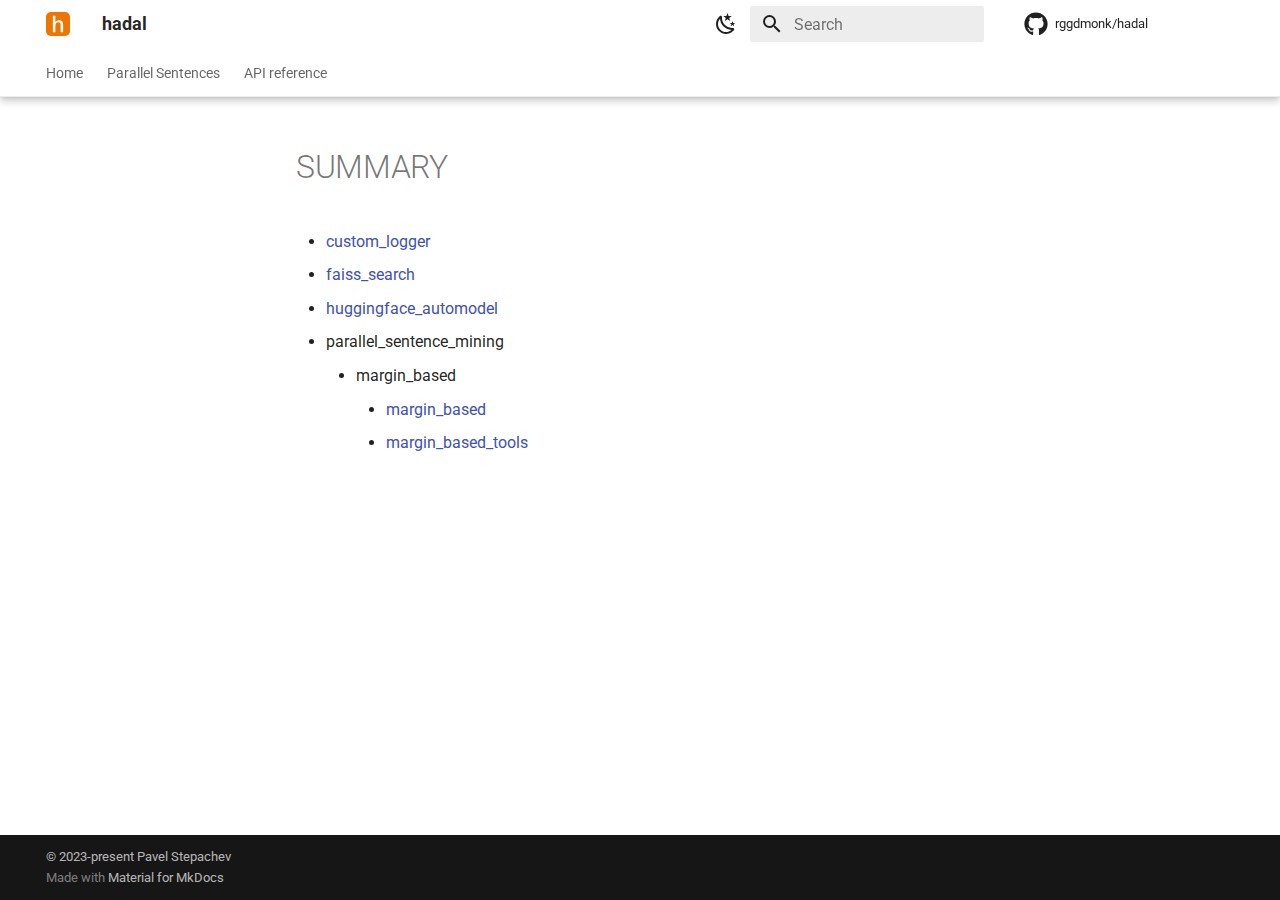
<file: api_reference/SUMMARY/index.html>
<!doctype html>
<html lang="en" class="no-js">
  <head>
    
      <meta charset="utf-8">
      <meta name="viewport" content="width=device-width,initial-scale=1">
      
        <meta name="description" content="A simple and eﬀicient tool for mining and aligning sentences with pre-trained models.">
      
      
        <meta name="author" content="Pavel Stepachev">
      
      
      
      
      
      <link rel="icon" href="../../assets_img/hadal_logo.svg">
      <meta name="generator" content="mkdocs-1.5.3, mkdocs-material-9.4.8">
    
    
      
        <title>SUMMARY - hadal</title>
      
    
    
      <link rel="stylesheet" href="../../assets/stylesheets/main.4b4a2bd9.min.css">
      
        
        <link rel="stylesheet" href="../../assets/stylesheets/palette.356b1318.min.css">
      
      

  
  
  
  
  <style>:root{--md-annotation-icon:url('data:image/svg+xml;charset=utf-8,<svg xmlns="http://www.w3.org/2000/svg" viewBox="0 0 24 24"><path d="M6 13v-2h8l-3.5-3.5 1.42-1.42L17.84 12l-5.92 5.92-1.42-1.42L14 13H6m16-1a10 10 0 0 1-10 10A10 10 0 0 1 2 12 10 10 0 0 1 12 2a10 10 0 0 1 10 10m-2 0a8 8 0 0 0-8-8 8 8 0 0 0-8 8 8 8 0 0 0 8 8 8 8 0 0 0 8-8Z"/></svg>');}</style>


    
    
      
    
    
      
        
        
        <link rel="preconnect" href="https://fonts.gstatic.com" crossorigin>
        <link rel="stylesheet" href="https://fonts.googleapis.com/css?family=Roboto:300,300i,400,400i,700,700i%7CRoboto+Mono:400,400i,700,700i&display=fallback">
        <style>:root{--md-text-font:"Roboto";--md-code-font:"Roboto Mono"}</style>
      
    
    
      <link rel="stylesheet" href="../../assets/_mkdocstrings.css">
    
      <link rel="stylesheet" href="../../stylesheets/extra.css">
    
    <script>__md_scope=new URL("../..",location),__md_hash=e=>[...e].reduce((e,_)=>(e<<5)-e+_.charCodeAt(0),0),__md_get=(e,_=localStorage,t=__md_scope)=>JSON.parse(_.getItem(t.pathname+"."+e)),__md_set=(e,_,t=localStorage,a=__md_scope)=>{try{t.setItem(a.pathname+"."+e,JSON.stringify(_))}catch(e){}}</script>
    
      

    
    
    
  </head>
  
  
    
    
      
    
    
    
    
    <body dir="ltr" data-md-color-scheme="default" data-md-color-primary="white" data-md-color-accent="deep-orange">
  
    
    
      <script>var palette=__md_get("__palette");if(palette&&"object"==typeof palette.color)for(var key of Object.keys(palette.color))document.body.setAttribute("data-md-color-"+key,palette.color[key])</script>
    
    <input class="md-toggle" data-md-toggle="drawer" type="checkbox" id="__drawer" autocomplete="off">
    <input class="md-toggle" data-md-toggle="search" type="checkbox" id="__search" autocomplete="off">
    <label class="md-overlay" for="__drawer"></label>
    <div data-md-component="skip">
      
    </div>
    <div data-md-component="announce">
      
    </div>
    
    
      

  

<header class="md-header md-header--shadow md-header--lifted" data-md-component="header">
  <nav class="md-header__inner md-grid" aria-label="Header">
    <a href="../.." title="hadal" class="md-header__button md-logo" aria-label="hadal" data-md-component="logo">
      
  <img src="../../assets_img/hadal_logo.svg" alt="logo">

    </a>
    <label class="md-header__button md-icon" for="__drawer">
      
      <svg xmlns="http://www.w3.org/2000/svg" viewBox="0 0 24 24"><path d="M3 6h18v2H3V6m0 5h18v2H3v-2m0 5h18v2H3v-2Z"/></svg>
    </label>
    <div class="md-header__title" data-md-component="header-title">
      <div class="md-header__ellipsis">
        <div class="md-header__topic">
          <span class="md-ellipsis">
            hadal
          </span>
        </div>
        <div class="md-header__topic" data-md-component="header-topic">
          <span class="md-ellipsis">
            
              SUMMARY
            
          </span>
        </div>
      </div>
    </div>
    
      
        <form class="md-header__option" data-md-component="palette">
  
    
    
    
    <input class="md-option" data-md-color-media="" data-md-color-scheme="default" data-md-color-primary="white" data-md-color-accent="deep-orange"  aria-label="Switch to dark mode"  type="radio" name="__palette" id="__palette_1">
    
      <label class="md-header__button md-icon" title="Switch to dark mode" for="__palette_2" hidden>
        <svg xmlns="http://www.w3.org/2000/svg" viewBox="0 0 24 24"><path d="m17.75 4.09-2.53 1.94.91 3.06-2.63-1.81-2.63 1.81.91-3.06-2.53-1.94L12.44 4l1.06-3 1.06 3 3.19.09m3.5 6.91-1.64 1.25.59 1.98-1.7-1.17-1.7 1.17.59-1.98L15.75 11l2.06-.05L18.5 9l.69 1.95 2.06.05m-2.28 4.95c.83-.08 1.72 1.1 1.19 1.85-.32.45-.66.87-1.08 1.27C15.17 23 8.84 23 4.94 19.07c-3.91-3.9-3.91-10.24 0-14.14.4-.4.82-.76 1.27-1.08.75-.53 1.93.36 1.85 1.19-.27 2.86.69 5.83 2.89 8.02a9.96 9.96 0 0 0 8.02 2.89m-1.64 2.02a12.08 12.08 0 0 1-7.8-3.47c-2.17-2.19-3.33-5-3.49-7.82-2.81 3.14-2.7 7.96.31 10.98 3.02 3.01 7.84 3.12 10.98.31Z"/></svg>
      </label>
    
  
    
    
    
    <input class="md-option" data-md-color-media="" data-md-color-scheme="slate" data-md-color-primary="black" data-md-color-accent="deep-orange"  aria-label="Switch to light mode"  type="radio" name="__palette" id="__palette_2">
    
      <label class="md-header__button md-icon" title="Switch to light mode" for="__palette_1" hidden>
        <svg xmlns="http://www.w3.org/2000/svg" viewBox="0 0 24 24"><path d="M12 7a5 5 0 0 1 5 5 5 5 0 0 1-5 5 5 5 0 0 1-5-5 5 5 0 0 1 5-5m0 2a3 3 0 0 0-3 3 3 3 0 0 0 3 3 3 3 0 0 0 3-3 3 3 0 0 0-3-3m0-7 2.39 3.42C13.65 5.15 12.84 5 12 5c-.84 0-1.65.15-2.39.42L12 2M3.34 7l4.16-.35A7.2 7.2 0 0 0 5.94 8.5c-.44.74-.69 1.5-.83 2.29L3.34 7m.02 10 1.76-3.77a7.131 7.131 0 0 0 2.38 4.14L3.36 17M20.65 7l-1.77 3.79a7.023 7.023 0 0 0-2.38-4.15l4.15.36m-.01 10-4.14.36c.59-.51 1.12-1.14 1.54-1.86.42-.73.69-1.5.83-2.29L20.64 17M12 22l-2.41-3.44c.74.27 1.55.44 2.41.44.82 0 1.63-.17 2.37-.44L12 22Z"/></svg>
      </label>
    
  
</form>
      
    
    
    
      <label class="md-header__button md-icon" for="__search">
        
        <svg xmlns="http://www.w3.org/2000/svg" viewBox="0 0 24 24"><path d="M9.5 3A6.5 6.5 0 0 1 16 9.5c0 1.61-.59 3.09-1.56 4.23l.27.27h.79l5 5-1.5 1.5-5-5v-.79l-.27-.27A6.516 6.516 0 0 1 9.5 16 6.5 6.5 0 0 1 3 9.5 6.5 6.5 0 0 1 9.5 3m0 2C7 5 5 7 5 9.5S7 14 9.5 14 14 12 14 9.5 12 5 9.5 5Z"/></svg>
      </label>
      <div class="md-search" data-md-component="search" role="dialog">
  <label class="md-search__overlay" for="__search"></label>
  <div class="md-search__inner" role="search">
    <form class="md-search__form" name="search">
      <input type="text" class="md-search__input" name="query" aria-label="Search" placeholder="Search" autocapitalize="off" autocorrect="off" autocomplete="off" spellcheck="false" data-md-component="search-query" required>
      <label class="md-search__icon md-icon" for="__search">
        
        <svg xmlns="http://www.w3.org/2000/svg" viewBox="0 0 24 24"><path d="M9.5 3A6.5 6.5 0 0 1 16 9.5c0 1.61-.59 3.09-1.56 4.23l.27.27h.79l5 5-1.5 1.5-5-5v-.79l-.27-.27A6.516 6.516 0 0 1 9.5 16 6.5 6.5 0 0 1 3 9.5 6.5 6.5 0 0 1 9.5 3m0 2C7 5 5 7 5 9.5S7 14 9.5 14 14 12 14 9.5 12 5 9.5 5Z"/></svg>
        
        <svg xmlns="http://www.w3.org/2000/svg" viewBox="0 0 24 24"><path d="M20 11v2H8l5.5 5.5-1.42 1.42L4.16 12l7.92-7.92L13.5 5.5 8 11h12Z"/></svg>
      </label>
      <nav class="md-search__options" aria-label="Search">
        
        <button type="reset" class="md-search__icon md-icon" title="Clear" aria-label="Clear" tabindex="-1">
          
          <svg xmlns="http://www.w3.org/2000/svg" viewBox="0 0 24 24"><path d="M19 6.41 17.59 5 12 10.59 6.41 5 5 6.41 10.59 12 5 17.59 6.41 19 12 13.41 17.59 19 19 17.59 13.41 12 19 6.41Z"/></svg>
        </button>
      </nav>
      
        <div class="md-search__suggest" data-md-component="search-suggest"></div>
      
    </form>
    <div class="md-search__output">
      <div class="md-search__scrollwrap" data-md-scrollfix>
        <div class="md-search-result" data-md-component="search-result">
          <div class="md-search-result__meta">
            Initializing search
          </div>
          <ol class="md-search-result__list" role="presentation"></ol>
        </div>
      </div>
    </div>
  </div>
</div>
    
    
      <div class="md-header__source">
        <a href="https://github.com/rggdmonk/hadal" title="Go to repository" class="md-source" data-md-component="source">
  <div class="md-source__icon md-icon">
    
    <svg xmlns="http://www.w3.org/2000/svg" viewBox="0 0 496 512"><!--! Font Awesome Free 6.4.2 by @fontawesome - https://fontawesome.com License - https://fontawesome.com/license/free (Icons: CC BY 4.0, Fonts: SIL OFL 1.1, Code: MIT License) Copyright 2023 Fonticons, Inc.--><path d="M165.9 397.4c0 2-2.3 3.6-5.2 3.6-3.3.3-5.6-1.3-5.6-3.6 0-2 2.3-3.6 5.2-3.6 3-.3 5.6 1.3 5.6 3.6zm-31.1-4.5c-.7 2 1.3 4.3 4.3 4.9 2.6 1 5.6 0 6.2-2s-1.3-4.3-4.3-5.2c-2.6-.7-5.5.3-6.2 2.3zm44.2-1.7c-2.9.7-4.9 2.6-4.6 4.9.3 2 2.9 3.3 5.9 2.6 2.9-.7 4.9-2.6 4.6-4.6-.3-1.9-3-3.2-5.9-2.9zM244.8 8C106.1 8 0 113.3 0 252c0 110.9 69.8 205.8 169.5 239.2 12.8 2.3 17.3-5.6 17.3-12.1 0-6.2-.3-40.4-.3-61.4 0 0-70 15-84.7-29.8 0 0-11.4-29.1-27.8-36.6 0 0-22.9-15.7 1.6-15.4 0 0 24.9 2 38.6 25.8 21.9 38.6 58.6 27.5 72.9 20.9 2.3-16 8.8-27.1 16-33.7-55.9-6.2-112.3-14.3-112.3-110.5 0-27.5 7.6-41.3 23.6-58.9-2.6-6.5-11.1-33.3 2.6-67.9 20.9-6.5 69 27 69 27 20-5.6 41.5-8.5 62.8-8.5s42.8 2.9 62.8 8.5c0 0 48.1-33.6 69-27 13.7 34.7 5.2 61.4 2.6 67.9 16 17.7 25.8 31.5 25.8 58.9 0 96.5-58.9 104.2-114.8 110.5 9.2 7.9 17 22.9 17 46.4 0 33.7-.3 75.4-.3 83.6 0 6.5 4.6 14.4 17.3 12.1C428.2 457.8 496 362.9 496 252 496 113.3 383.5 8 244.8 8zM97.2 352.9c-1.3 1-1 3.3.7 5.2 1.6 1.6 3.9 2.3 5.2 1 1.3-1 1-3.3-.7-5.2-1.6-1.6-3.9-2.3-5.2-1zm-10.8-8.1c-.7 1.3.3 2.9 2.3 3.9 1.6 1 3.6.7 4.3-.7.7-1.3-.3-2.9-2.3-3.9-2-.6-3.6-.3-4.3.7zm32.4 35.6c-1.6 1.3-1 4.3 1.3 6.2 2.3 2.3 5.2 2.6 6.5 1 1.3-1.3.7-4.3-1.3-6.2-2.2-2.3-5.2-2.6-6.5-1zm-11.4-14.7c-1.6 1-1.6 3.6 0 5.9 1.6 2.3 4.3 3.3 5.6 2.3 1.6-1.3 1.6-3.9 0-6.2-1.4-2.3-4-3.3-5.6-2z"/></svg>
  </div>
  <div class="md-source__repository">
    rggdmonk/hadal
  </div>
</a>
      </div>
    
  </nav>
  
    
      
<nav class="md-tabs" aria-label="Tabs" data-md-component="tabs">
  <div class="md-grid">
    <ul class="md-tabs__list">
      
        
  
  
  
    
    
      <li class="md-tabs__item">
        <a href="../.." class="md-tabs__link">
          
  
  Home

        </a>
      </li>
    
  

      
        
  
  
  
    <li class="md-tabs__item">
      <a href="../../parallel_text/" class="md-tabs__link">
        
  
    
  
  Parallel Sentences

      </a>
    </li>
  

      
        
  
  
  
    
    
      
  
  
  
    
    
      <li class="md-tabs__item">
        <a href="../custom_logger/" class="md-tabs__link">
          
  
  API reference

        </a>
      </li>
    
  

    
  

      
    </ul>
  </div>
</nav>
    
  
</header>
    
    <div class="md-container" data-md-component="container">
      
      
        
      
      <main class="md-main" data-md-component="main">
        <div class="md-main__inner md-grid">
          
            
              
              <div class="md-sidebar md-sidebar--primary" data-md-component="sidebar" data-md-type="navigation" >
                <div class="md-sidebar__scrollwrap">
                  <div class="md-sidebar__inner">
                    


  


<nav class="md-nav md-nav--primary md-nav--lifted" aria-label="Navigation" data-md-level="0">
  <label class="md-nav__title" for="__drawer">
    <a href="../.." title="hadal" class="md-nav__button md-logo" aria-label="hadal" data-md-component="logo">
      
  <img src="../../assets_img/hadal_logo.svg" alt="logo">

    </a>
    hadal
  </label>
  
    <div class="md-nav__source">
      <a href="https://github.com/rggdmonk/hadal" title="Go to repository" class="md-source" data-md-component="source">
  <div class="md-source__icon md-icon">
    
    <svg xmlns="http://www.w3.org/2000/svg" viewBox="0 0 496 512"><!--! Font Awesome Free 6.4.2 by @fontawesome - https://fontawesome.com License - https://fontawesome.com/license/free (Icons: CC BY 4.0, Fonts: SIL OFL 1.1, Code: MIT License) Copyright 2023 Fonticons, Inc.--><path d="M165.9 397.4c0 2-2.3 3.6-5.2 3.6-3.3.3-5.6-1.3-5.6-3.6 0-2 2.3-3.6 5.2-3.6 3-.3 5.6 1.3 5.6 3.6zm-31.1-4.5c-.7 2 1.3 4.3 4.3 4.9 2.6 1 5.6 0 6.2-2s-1.3-4.3-4.3-5.2c-2.6-.7-5.5.3-6.2 2.3zm44.2-1.7c-2.9.7-4.9 2.6-4.6 4.9.3 2 2.9 3.3 5.9 2.6 2.9-.7 4.9-2.6 4.6-4.6-.3-1.9-3-3.2-5.9-2.9zM244.8 8C106.1 8 0 113.3 0 252c0 110.9 69.8 205.8 169.5 239.2 12.8 2.3 17.3-5.6 17.3-12.1 0-6.2-.3-40.4-.3-61.4 0 0-70 15-84.7-29.8 0 0-11.4-29.1-27.8-36.6 0 0-22.9-15.7 1.6-15.4 0 0 24.9 2 38.6 25.8 21.9 38.6 58.6 27.5 72.9 20.9 2.3-16 8.8-27.1 16-33.7-55.9-6.2-112.3-14.3-112.3-110.5 0-27.5 7.6-41.3 23.6-58.9-2.6-6.5-11.1-33.3 2.6-67.9 20.9-6.5 69 27 69 27 20-5.6 41.5-8.5 62.8-8.5s42.8 2.9 62.8 8.5c0 0 48.1-33.6 69-27 13.7 34.7 5.2 61.4 2.6 67.9 16 17.7 25.8 31.5 25.8 58.9 0 96.5-58.9 104.2-114.8 110.5 9.2 7.9 17 22.9 17 46.4 0 33.7-.3 75.4-.3 83.6 0 6.5 4.6 14.4 17.3 12.1C428.2 457.8 496 362.9 496 252 496 113.3 383.5 8 244.8 8zM97.2 352.9c-1.3 1-1 3.3.7 5.2 1.6 1.6 3.9 2.3 5.2 1 1.3-1 1-3.3-.7-5.2-1.6-1.6-3.9-2.3-5.2-1zm-10.8-8.1c-.7 1.3.3 2.9 2.3 3.9 1.6 1 3.6.7 4.3-.7.7-1.3-.3-2.9-2.3-3.9-2-.6-3.6-.3-4.3.7zm32.4 35.6c-1.6 1.3-1 4.3 1.3 6.2 2.3 2.3 5.2 2.6 6.5 1 1.3-1.3.7-4.3-1.3-6.2-2.2-2.3-5.2-2.6-6.5-1zm-11.4-14.7c-1.6 1-1.6 3.6 0 5.9 1.6 2.3 4.3 3.3 5.6 2.3 1.6-1.3 1.6-3.9 0-6.2-1.4-2.3-4-3.3-5.6-2z"/></svg>
  </div>
  <div class="md-source__repository">
    rggdmonk/hadal
  </div>
</a>
    </div>
  
  <ul class="md-nav__list" data-md-scrollfix>
    
      
      
  
  
  
    
    
    
    
    
      
      
    
    <li class="md-nav__item md-nav__item--section md-nav__item--nested">
      
        
        
        
          
        
        <input class="md-nav__toggle md-toggle md-toggle--indeterminate" type="checkbox" id="__nav_1" >
        
          
          <label class="md-nav__link" for="__nav_1" id="__nav_1_label" tabindex="">
            
  
  <span class="md-ellipsis">
    Home
  </span>
  

            <span class="md-nav__icon md-icon"></span>
          </label>
        
        <nav class="md-nav" data-md-level="1" aria-labelledby="__nav_1_label" aria-expanded="false">
          <label class="md-nav__title" for="__nav_1">
            <span class="md-nav__icon md-icon"></span>
            Home
          </label>
          <ul class="md-nav__list" data-md-scrollfix>
            
              
                
  
  
  
    <li class="md-nav__item">
      <a href="../.." class="md-nav__link">
        
  
  <span class="md-ellipsis">
    About
  </span>
  

      </a>
    </li>
  

              
            
              
                
  
  
  
    <li class="md-nav__item">
      <a href="../../installation/" class="md-nav__link">
        
  
  <span class="md-ellipsis">
    Installation
  </span>
  

      </a>
    </li>
  

              
            
          </ul>
        </nav>
      
    </li>
  

    
      
      
  
  
  
    
    
    
    
    
      
      
    
    <li class="md-nav__item md-nav__item--section md-nav__item--nested">
      
        
        
        
          
        
        <input class="md-nav__toggle md-toggle md-toggle--indeterminate" type="checkbox" id="__nav_2" >
        
          
          
          <div class="md-nav__link md-nav__container">
            <a href="../../parallel_text/" class="md-nav__link ">
              
  
  <span class="md-ellipsis">
    Parallel Sentences
  </span>
  

            </a>
            
              
              <label class="md-nav__link " for="__nav_2" id="__nav_2_label" tabindex="">
                <span class="md-nav__icon md-icon"></span>
              </label>
            
          </div>
        
        <nav class="md-nav" data-md-level="1" aria-labelledby="__nav_2_label" aria-expanded="false">
          <label class="md-nav__title" for="__nav_2">
            <span class="md-nav__icon md-icon"></span>
            Parallel Sentences
          </label>
          <ul class="md-nav__list" data-md-scrollfix>
            
              
                
  
  
  
    <li class="md-nav__item">
      <a href="../../parallel_sentence_mining/margin_based/" class="md-nav__link">
        
  
  <span class="md-ellipsis">
    Margin-based
  </span>
  

      </a>
    </li>
  

              
            
          </ul>
        </nav>
      
    </li>
  

    
      
      
  
  
  
    
    
    
    
    
      
      
    
    <li class="md-nav__item md-nav__item--section md-nav__item--nested">
      
        
        
        
          
        
        <input class="md-nav__toggle md-toggle md-toggle--indeterminate" type="checkbox" id="__nav_3" >
        
          
          <label class="md-nav__link" for="__nav_3" id="__nav_3_label" tabindex="">
            
  
  <span class="md-ellipsis">
    API reference
  </span>
  

            <span class="md-nav__icon md-icon"></span>
          </label>
        
        <nav class="md-nav" data-md-level="1" aria-labelledby="__nav_3_label" aria-expanded="false">
          <label class="md-nav__title" for="__nav_3">
            <span class="md-nav__icon md-icon"></span>
            API reference
          </label>
          <ul class="md-nav__list" data-md-scrollfix>
            
              
                
  
  
  
    
    
    
    
    
      
      
    
    <li class="md-nav__item md-nav__item--section md-nav__item--nested">
      
        
        
        
          
        
        <input class="md-nav__toggle md-toggle md-toggle--indeterminate" type="checkbox" id="__nav_3_1" >
        
          
          <label class="md-nav__link" for="__nav_3_1" id="__nav_3_1_label" tabindex="">
            
  
  <span class="md-ellipsis">
    hadal
  </span>
  

            <span class="md-nav__icon md-icon"></span>
          </label>
        
        <nav class="md-nav" data-md-level="2" aria-labelledby="__nav_3_1_label" aria-expanded="false">
          <label class="md-nav__title" for="__nav_3_1">
            <span class="md-nav__icon md-icon"></span>
            hadal
          </label>
          <ul class="md-nav__list" data-md-scrollfix>
            
              
                
  
  
  
    <li class="md-nav__item">
      <a href="../custom_logger/" class="md-nav__link">
        
  
  <span class="md-ellipsis">
    custom_logger
  </span>
  

      </a>
    </li>
  

              
            
              
                
  
  
  
    <li class="md-nav__item">
      <a href="../faiss_search/" class="md-nav__link">
        
  
  <span class="md-ellipsis">
    faiss_search
  </span>
  

      </a>
    </li>
  

              
            
              
                
  
  
  
    <li class="md-nav__item">
      <a href="../huggingface_automodel/" class="md-nav__link">
        
  
  <span class="md-ellipsis">
    huggingface_automodel
  </span>
  

      </a>
    </li>
  

              
            
              
                
  
  
  
    
    
    
    
    
    <li class="md-nav__item md-nav__item--nested">
      
        
        
        
          
        
        <input class="md-nav__toggle md-toggle md-toggle--indeterminate" type="checkbox" id="__nav_3_1_4" >
        
          
          <label class="md-nav__link" for="__nav_3_1_4" id="__nav_3_1_4_label" tabindex="0">
            
  
  <span class="md-ellipsis">
    parallel_sentence_mining
  </span>
  

            <span class="md-nav__icon md-icon"></span>
          </label>
        
        <nav class="md-nav" data-md-level="3" aria-labelledby="__nav_3_1_4_label" aria-expanded="false">
          <label class="md-nav__title" for="__nav_3_1_4">
            <span class="md-nav__icon md-icon"></span>
            parallel_sentence_mining
          </label>
          <ul class="md-nav__list" data-md-scrollfix>
            
              
                
  
  
  
    
    
    
    
    
    <li class="md-nav__item md-nav__item--nested">
      
        
        
        
          
        
        <input class="md-nav__toggle md-toggle md-toggle--indeterminate" type="checkbox" id="__nav_3_1_4_1" >
        
          
          <label class="md-nav__link" for="__nav_3_1_4_1" id="__nav_3_1_4_1_label" tabindex="0">
            
  
  <span class="md-ellipsis">
    margin_based
  </span>
  

            <span class="md-nav__icon md-icon"></span>
          </label>
        
        <nav class="md-nav" data-md-level="4" aria-labelledby="__nav_3_1_4_1_label" aria-expanded="false">
          <label class="md-nav__title" for="__nav_3_1_4_1">
            <span class="md-nav__icon md-icon"></span>
            margin_based
          </label>
          <ul class="md-nav__list" data-md-scrollfix>
            
              
                
  
  
  
    <li class="md-nav__item">
      <a href="../parallel_sentence_mining/margin_based/margin_based/" class="md-nav__link">
        
  
  <span class="md-ellipsis">
    margin_based
  </span>
  

      </a>
    </li>
  

              
            
              
                
  
  
  
    <li class="md-nav__item">
      <a href="../parallel_sentence_mining/margin_based/margin_based_tools/" class="md-nav__link">
        
  
  <span class="md-ellipsis">
    margin_based_tools
  </span>
  

      </a>
    </li>
  

              
            
          </ul>
        </nav>
      
    </li>
  

              
            
          </ul>
        </nav>
      
    </li>
  

              
            
          </ul>
        </nav>
      
    </li>
  

              
            
          </ul>
        </nav>
      
    </li>
  

    
  </ul>
</nav>
                  </div>
                </div>
              </div>
            
            
              
              <div class="md-sidebar md-sidebar--secondary" data-md-component="sidebar" data-md-type="toc" >
                <div class="md-sidebar__scrollwrap">
                  <div class="md-sidebar__inner">
                    

<nav class="md-nav md-nav--secondary" aria-label="Table of contents">
  
  
  
  
</nav>
                  </div>
                </div>
              </div>
            
          
          
            <div class="md-content" data-md-component="content">
              <article class="md-content__inner md-typeset">
                
                  


  <h1>SUMMARY</h1>

<ul>
<li><a href="../custom_logger/">custom_logger</a></li>
<li><a href="../faiss_search/">faiss_search</a></li>
<li><a href="../huggingface_automodel/">huggingface_automodel</a></li>
<li>parallel_sentence_mining<ul>
<li>margin_based<ul>
<li><a href="../parallel_sentence_mining/margin_based/margin_based/">margin_based</a></li>
<li><a href="../parallel_sentence_mining/margin_based/margin_based_tools/">margin_based_tools</a></li>
</ul>
</li>
</ul>
</li>
</ul>





                
              </article>
            </div>
          
          
  <script>var tabs=__md_get("__tabs");if(Array.isArray(tabs))e:for(var set of document.querySelectorAll(".tabbed-set")){var tab,labels=set.querySelector(".tabbed-labels");for(tab of tabs)for(var label of labels.getElementsByTagName("label"))if(label.innerText.trim()===tab){var input=document.getElementById(label.htmlFor);input.checked=!0;continue e}}</script>

        </div>
        
      </main>
      
        <footer class="md-footer">
  
    
  
  <div class="md-footer-meta md-typeset">
    <div class="md-footer-meta__inner md-grid">
      <div class="md-copyright">
  
    <div class="md-copyright__highlight">
      &copy; 2023-present <a href="https://github.com/rggdmonk"  target="_blank" rel="noopener">Pavel Stepachev</a>

    </div>
  
  
    Made with
    <a href="https://squidfunk.github.io/mkdocs-material/" target="_blank" rel="noopener">
      Material for MkDocs
    </a>
  
</div>
      
    </div>
  </div>
</footer>
      
    </div>
    <div class="md-dialog" data-md-component="dialog">
      <div class="md-dialog__inner md-typeset"></div>
    </div>
    
    
    <script id="__config" type="application/json">{"base": "../..", "features": ["navigation.expand", "navigation.footer", "navigation.instant", "navigation.sections", "navigation.tabs", "navigation.tabs.sticky", "search.suggest", "search.highlight", "content.tabs.link", "content.code.select", "content.code.annotation", "content.code.copy"], "search": "../../assets/javascripts/workers/search.f886a092.min.js", "translations": {"clipboard.copied": "Copied to clipboard", "clipboard.copy": "Copy to clipboard", "search.result.more.one": "1 more on this page", "search.result.more.other": "# more on this page", "search.result.none": "No matching documents", "search.result.one": "1 matching document", "search.result.other": "# matching documents", "search.result.placeholder": "Type to start searching", "search.result.term.missing": "Missing", "select.version": "Select version"}}</script>
    
    
      <script src="../../assets/javascripts/bundle.81fa17fe.min.js"></script>
      
    
  </body>
</html>
</file>
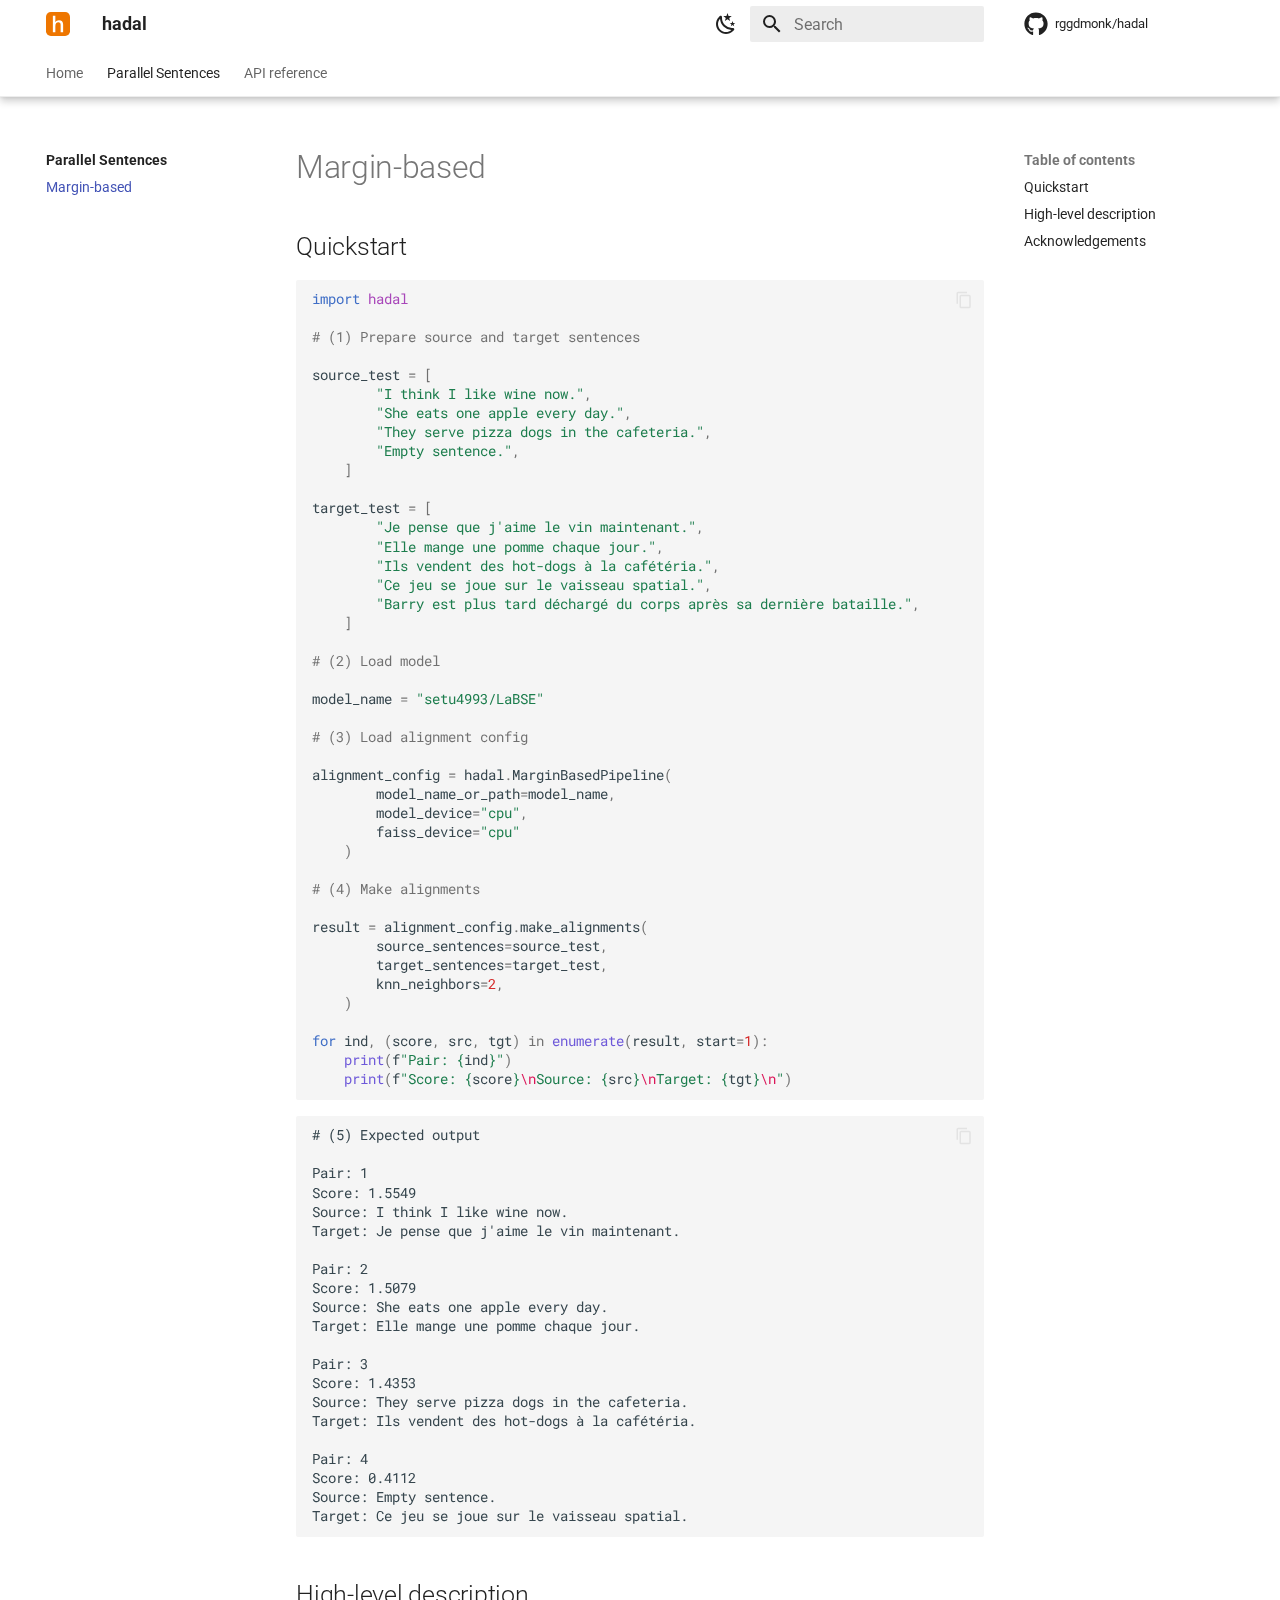
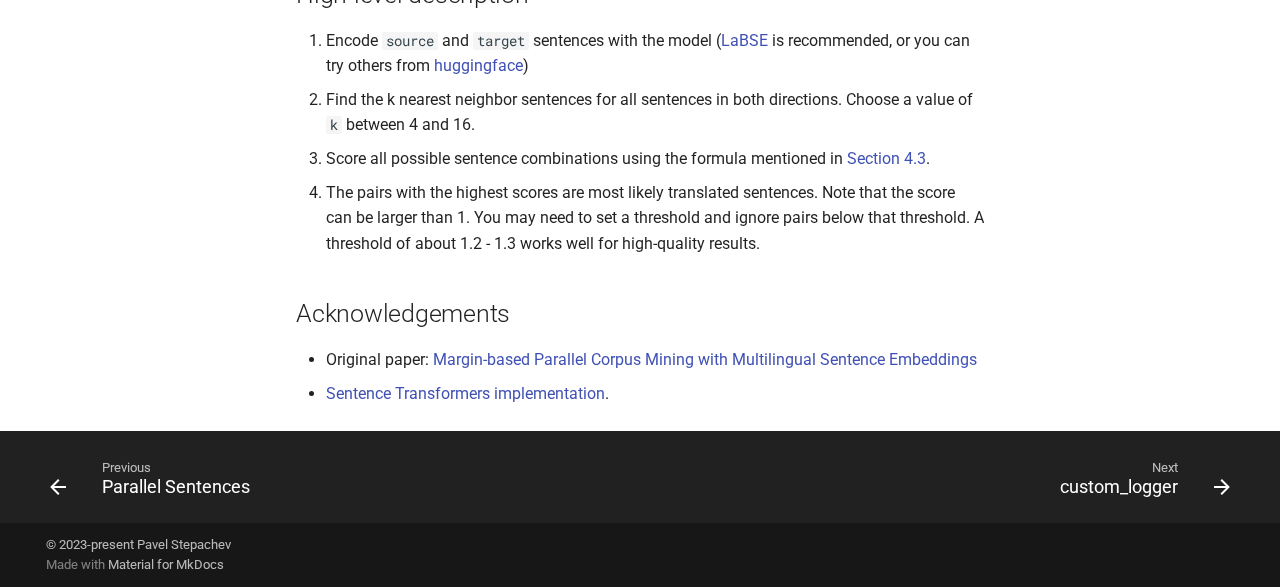
<file: parallel_sentence_mining/margin_based/index.html>
<!doctype html>
<html lang="en" class="no-js">
  <head>
    
      <meta charset="utf-8">
      <meta name="viewport" content="width=device-width,initial-scale=1">
      
        <meta name="description" content="A simple and eﬀicient tool for mining and aligning sentences with pre-trained models.">
      
      
        <meta name="author" content="Pavel Stepachev">
      
      
      
        <link rel="prev" href="../../parallel_text/">
      
      
        <link rel="next" href="../../api_reference/custom_logger/">
      
      
      <link rel="icon" href="../../assets_img/hadal_logo.svg">
      <meta name="generator" content="mkdocs-1.5.3, mkdocs-material-9.4.8">
    
    
      
        <title>Margin-based - hadal</title>
      
    
    
      <link rel="stylesheet" href="../../assets/stylesheets/main.4b4a2bd9.min.css">
      
        
        <link rel="stylesheet" href="../../assets/stylesheets/palette.356b1318.min.css">
      
      

  
  
  
  
  <style>:root{--md-annotation-icon:url('data:image/svg+xml;charset=utf-8,<svg xmlns="http://www.w3.org/2000/svg" viewBox="0 0 24 24"><path d="M6 13v-2h8l-3.5-3.5 1.42-1.42L17.84 12l-5.92 5.92-1.42-1.42L14 13H6m16-1a10 10 0 0 1-10 10A10 10 0 0 1 2 12 10 10 0 0 1 12 2a10 10 0 0 1 10 10m-2 0a8 8 0 0 0-8-8 8 8 0 0 0-8 8 8 8 0 0 0 8 8 8 8 0 0 0 8-8Z"/></svg>');}</style>


    
    
      
    
    
      
        
        
        <link rel="preconnect" href="https://fonts.gstatic.com" crossorigin>
        <link rel="stylesheet" href="https://fonts.googleapis.com/css?family=Roboto:300,300i,400,400i,700,700i%7CRoboto+Mono:400,400i,700,700i&display=fallback">
        <style>:root{--md-text-font:"Roboto";--md-code-font:"Roboto Mono"}</style>
      
    
    
      <link rel="stylesheet" href="../../assets/_mkdocstrings.css">
    
      <link rel="stylesheet" href="../../stylesheets/extra.css">
    
    <script>__md_scope=new URL("../..",location),__md_hash=e=>[...e].reduce((e,_)=>(e<<5)-e+_.charCodeAt(0),0),__md_get=(e,_=localStorage,t=__md_scope)=>JSON.parse(_.getItem(t.pathname+"."+e)),__md_set=(e,_,t=localStorage,a=__md_scope)=>{try{t.setItem(a.pathname+"."+e,JSON.stringify(_))}catch(e){}}</script>
    
      

    
    
    
  </head>
  
  
    
    
      
    
    
    
    
    <body dir="ltr" data-md-color-scheme="default" data-md-color-primary="white" data-md-color-accent="deep-orange">
  
    
    
      <script>var palette=__md_get("__palette");if(palette&&"object"==typeof palette.color)for(var key of Object.keys(palette.color))document.body.setAttribute("data-md-color-"+key,palette.color[key])</script>
    
    <input class="md-toggle" data-md-toggle="drawer" type="checkbox" id="__drawer" autocomplete="off">
    <input class="md-toggle" data-md-toggle="search" type="checkbox" id="__search" autocomplete="off">
    <label class="md-overlay" for="__drawer"></label>
    <div data-md-component="skip">
      
        
        <a href="#margin-based" class="md-skip">
          Skip to content
        </a>
      
    </div>
    <div data-md-component="announce">
      
    </div>
    
    
      

  

<header class="md-header md-header--shadow md-header--lifted" data-md-component="header">
  <nav class="md-header__inner md-grid" aria-label="Header">
    <a href="../.." title="hadal" class="md-header__button md-logo" aria-label="hadal" data-md-component="logo">
      
  <img src="../../assets_img/hadal_logo.svg" alt="logo">

    </a>
    <label class="md-header__button md-icon" for="__drawer">
      
      <svg xmlns="http://www.w3.org/2000/svg" viewBox="0 0 24 24"><path d="M3 6h18v2H3V6m0 5h18v2H3v-2m0 5h18v2H3v-2Z"/></svg>
    </label>
    <div class="md-header__title" data-md-component="header-title">
      <div class="md-header__ellipsis">
        <div class="md-header__topic">
          <span class="md-ellipsis">
            hadal
          </span>
        </div>
        <div class="md-header__topic" data-md-component="header-topic">
          <span class="md-ellipsis">
            
              Margin-based
            
          </span>
        </div>
      </div>
    </div>
    
      
        <form class="md-header__option" data-md-component="palette">
  
    
    
    
    <input class="md-option" data-md-color-media="" data-md-color-scheme="default" data-md-color-primary="white" data-md-color-accent="deep-orange"  aria-label="Switch to dark mode"  type="radio" name="__palette" id="__palette_1">
    
      <label class="md-header__button md-icon" title="Switch to dark mode" for="__palette_2" hidden>
        <svg xmlns="http://www.w3.org/2000/svg" viewBox="0 0 24 24"><path d="m17.75 4.09-2.53 1.94.91 3.06-2.63-1.81-2.63 1.81.91-3.06-2.53-1.94L12.44 4l1.06-3 1.06 3 3.19.09m3.5 6.91-1.64 1.25.59 1.98-1.7-1.17-1.7 1.17.59-1.98L15.75 11l2.06-.05L18.5 9l.69 1.95 2.06.05m-2.28 4.95c.83-.08 1.72 1.1 1.19 1.85-.32.45-.66.87-1.08 1.27C15.17 23 8.84 23 4.94 19.07c-3.91-3.9-3.91-10.24 0-14.14.4-.4.82-.76 1.27-1.08.75-.53 1.93.36 1.85 1.19-.27 2.86.69 5.83 2.89 8.02a9.96 9.96 0 0 0 8.02 2.89m-1.64 2.02a12.08 12.08 0 0 1-7.8-3.47c-2.17-2.19-3.33-5-3.49-7.82-2.81 3.14-2.7 7.96.31 10.98 3.02 3.01 7.84 3.12 10.98.31Z"/></svg>
      </label>
    
  
    
    
    
    <input class="md-option" data-md-color-media="" data-md-color-scheme="slate" data-md-color-primary="black" data-md-color-accent="deep-orange"  aria-label="Switch to light mode"  type="radio" name="__palette" id="__palette_2">
    
      <label class="md-header__button md-icon" title="Switch to light mode" for="__palette_1" hidden>
        <svg xmlns="http://www.w3.org/2000/svg" viewBox="0 0 24 24"><path d="M12 7a5 5 0 0 1 5 5 5 5 0 0 1-5 5 5 5 0 0 1-5-5 5 5 0 0 1 5-5m0 2a3 3 0 0 0-3 3 3 3 0 0 0 3 3 3 3 0 0 0 3-3 3 3 0 0 0-3-3m0-7 2.39 3.42C13.65 5.15 12.84 5 12 5c-.84 0-1.65.15-2.39.42L12 2M3.34 7l4.16-.35A7.2 7.2 0 0 0 5.94 8.5c-.44.74-.69 1.5-.83 2.29L3.34 7m.02 10 1.76-3.77a7.131 7.131 0 0 0 2.38 4.14L3.36 17M20.65 7l-1.77 3.79a7.023 7.023 0 0 0-2.38-4.15l4.15.36m-.01 10-4.14.36c.59-.51 1.12-1.14 1.54-1.86.42-.73.69-1.5.83-2.29L20.64 17M12 22l-2.41-3.44c.74.27 1.55.44 2.41.44.82 0 1.63-.17 2.37-.44L12 22Z"/></svg>
      </label>
    
  
</form>
      
    
    
    
      <label class="md-header__button md-icon" for="__search">
        
        <svg xmlns="http://www.w3.org/2000/svg" viewBox="0 0 24 24"><path d="M9.5 3A6.5 6.5 0 0 1 16 9.5c0 1.61-.59 3.09-1.56 4.23l.27.27h.79l5 5-1.5 1.5-5-5v-.79l-.27-.27A6.516 6.516 0 0 1 9.5 16 6.5 6.5 0 0 1 3 9.5 6.5 6.5 0 0 1 9.5 3m0 2C7 5 5 7 5 9.5S7 14 9.5 14 14 12 14 9.5 12 5 9.5 5Z"/></svg>
      </label>
      <div class="md-search" data-md-component="search" role="dialog">
  <label class="md-search__overlay" for="__search"></label>
  <div class="md-search__inner" role="search">
    <form class="md-search__form" name="search">
      <input type="text" class="md-search__input" name="query" aria-label="Search" placeholder="Search" autocapitalize="off" autocorrect="off" autocomplete="off" spellcheck="false" data-md-component="search-query" required>
      <label class="md-search__icon md-icon" for="__search">
        
        <svg xmlns="http://www.w3.org/2000/svg" viewBox="0 0 24 24"><path d="M9.5 3A6.5 6.5 0 0 1 16 9.5c0 1.61-.59 3.09-1.56 4.23l.27.27h.79l5 5-1.5 1.5-5-5v-.79l-.27-.27A6.516 6.516 0 0 1 9.5 16 6.5 6.5 0 0 1 3 9.5 6.5 6.5 0 0 1 9.5 3m0 2C7 5 5 7 5 9.5S7 14 9.5 14 14 12 14 9.5 12 5 9.5 5Z"/></svg>
        
        <svg xmlns="http://www.w3.org/2000/svg" viewBox="0 0 24 24"><path d="M20 11v2H8l5.5 5.5-1.42 1.42L4.16 12l7.92-7.92L13.5 5.5 8 11h12Z"/></svg>
      </label>
      <nav class="md-search__options" aria-label="Search">
        
        <button type="reset" class="md-search__icon md-icon" title="Clear" aria-label="Clear" tabindex="-1">
          
          <svg xmlns="http://www.w3.org/2000/svg" viewBox="0 0 24 24"><path d="M19 6.41 17.59 5 12 10.59 6.41 5 5 6.41 10.59 12 5 17.59 6.41 19 12 13.41 17.59 19 19 17.59 13.41 12 19 6.41Z"/></svg>
        </button>
      </nav>
      
        <div class="md-search__suggest" data-md-component="search-suggest"></div>
      
    </form>
    <div class="md-search__output">
      <div class="md-search__scrollwrap" data-md-scrollfix>
        <div class="md-search-result" data-md-component="search-result">
          <div class="md-search-result__meta">
            Initializing search
          </div>
          <ol class="md-search-result__list" role="presentation"></ol>
        </div>
      </div>
    </div>
  </div>
</div>
    
    
      <div class="md-header__source">
        <a href="https://github.com/rggdmonk/hadal" title="Go to repository" class="md-source" data-md-component="source">
  <div class="md-source__icon md-icon">
    
    <svg xmlns="http://www.w3.org/2000/svg" viewBox="0 0 496 512"><!--! Font Awesome Free 6.4.2 by @fontawesome - https://fontawesome.com License - https://fontawesome.com/license/free (Icons: CC BY 4.0, Fonts: SIL OFL 1.1, Code: MIT License) Copyright 2023 Fonticons, Inc.--><path d="M165.9 397.4c0 2-2.3 3.6-5.2 3.6-3.3.3-5.6-1.3-5.6-3.6 0-2 2.3-3.6 5.2-3.6 3-.3 5.6 1.3 5.6 3.6zm-31.1-4.5c-.7 2 1.3 4.3 4.3 4.9 2.6 1 5.6 0 6.2-2s-1.3-4.3-4.3-5.2c-2.6-.7-5.5.3-6.2 2.3zm44.2-1.7c-2.9.7-4.9 2.6-4.6 4.9.3 2 2.9 3.3 5.9 2.6 2.9-.7 4.9-2.6 4.6-4.6-.3-1.9-3-3.2-5.9-2.9zM244.8 8C106.1 8 0 113.3 0 252c0 110.9 69.8 205.8 169.5 239.2 12.8 2.3 17.3-5.6 17.3-12.1 0-6.2-.3-40.4-.3-61.4 0 0-70 15-84.7-29.8 0 0-11.4-29.1-27.8-36.6 0 0-22.9-15.7 1.6-15.4 0 0 24.9 2 38.6 25.8 21.9 38.6 58.6 27.5 72.9 20.9 2.3-16 8.8-27.1 16-33.7-55.9-6.2-112.3-14.3-112.3-110.5 0-27.5 7.6-41.3 23.6-58.9-2.6-6.5-11.1-33.3 2.6-67.9 20.9-6.5 69 27 69 27 20-5.6 41.5-8.5 62.8-8.5s42.8 2.9 62.8 8.5c0 0 48.1-33.6 69-27 13.7 34.7 5.2 61.4 2.6 67.9 16 17.7 25.8 31.5 25.8 58.9 0 96.5-58.9 104.2-114.8 110.5 9.2 7.9 17 22.9 17 46.4 0 33.7-.3 75.4-.3 83.6 0 6.5 4.6 14.4 17.3 12.1C428.2 457.8 496 362.9 496 252 496 113.3 383.5 8 244.8 8zM97.2 352.9c-1.3 1-1 3.3.7 5.2 1.6 1.6 3.9 2.3 5.2 1 1.3-1 1-3.3-.7-5.2-1.6-1.6-3.9-2.3-5.2-1zm-10.8-8.1c-.7 1.3.3 2.9 2.3 3.9 1.6 1 3.6.7 4.3-.7.7-1.3-.3-2.9-2.3-3.9-2-.6-3.6-.3-4.3.7zm32.4 35.6c-1.6 1.3-1 4.3 1.3 6.2 2.3 2.3 5.2 2.6 6.5 1 1.3-1.3.7-4.3-1.3-6.2-2.2-2.3-5.2-2.6-6.5-1zm-11.4-14.7c-1.6 1-1.6 3.6 0 5.9 1.6 2.3 4.3 3.3 5.6 2.3 1.6-1.3 1.6-3.9 0-6.2-1.4-2.3-4-3.3-5.6-2z"/></svg>
  </div>
  <div class="md-source__repository">
    rggdmonk/hadal
  </div>
</a>
      </div>
    
  </nav>
  
    
      
<nav class="md-tabs" aria-label="Tabs" data-md-component="tabs">
  <div class="md-grid">
    <ul class="md-tabs__list">
      
        
  
  
  
    
    
      <li class="md-tabs__item">
        <a href="../.." class="md-tabs__link">
          
  
  Home

        </a>
      </li>
    
  

      
        
  
  
    
  
  
    <li class="md-tabs__item md-tabs__item--active">
      <a href="../../parallel_text/" class="md-tabs__link">
        
  
    
  
  Parallel Sentences

      </a>
    </li>
  

      
        
  
  
  
    
    
      
  
  
  
    
    
      <li class="md-tabs__item">
        <a href="../../api_reference/custom_logger/" class="md-tabs__link">
          
  
  API reference

        </a>
      </li>
    
  

    
  

      
    </ul>
  </div>
</nav>
    
  
</header>
    
    <div class="md-container" data-md-component="container">
      
      
        
      
      <main class="md-main" data-md-component="main">
        <div class="md-main__inner md-grid">
          
            
              
              <div class="md-sidebar md-sidebar--primary" data-md-component="sidebar" data-md-type="navigation" >
                <div class="md-sidebar__scrollwrap">
                  <div class="md-sidebar__inner">
                    


  


<nav class="md-nav md-nav--primary md-nav--lifted" aria-label="Navigation" data-md-level="0">
  <label class="md-nav__title" for="__drawer">
    <a href="../.." title="hadal" class="md-nav__button md-logo" aria-label="hadal" data-md-component="logo">
      
  <img src="../../assets_img/hadal_logo.svg" alt="logo">

    </a>
    hadal
  </label>
  
    <div class="md-nav__source">
      <a href="https://github.com/rggdmonk/hadal" title="Go to repository" class="md-source" data-md-component="source">
  <div class="md-source__icon md-icon">
    
    <svg xmlns="http://www.w3.org/2000/svg" viewBox="0 0 496 512"><!--! Font Awesome Free 6.4.2 by @fontawesome - https://fontawesome.com License - https://fontawesome.com/license/free (Icons: CC BY 4.0, Fonts: SIL OFL 1.1, Code: MIT License) Copyright 2023 Fonticons, Inc.--><path d="M165.9 397.4c0 2-2.3 3.6-5.2 3.6-3.3.3-5.6-1.3-5.6-3.6 0-2 2.3-3.6 5.2-3.6 3-.3 5.6 1.3 5.6 3.6zm-31.1-4.5c-.7 2 1.3 4.3 4.3 4.9 2.6 1 5.6 0 6.2-2s-1.3-4.3-4.3-5.2c-2.6-.7-5.5.3-6.2 2.3zm44.2-1.7c-2.9.7-4.9 2.6-4.6 4.9.3 2 2.9 3.3 5.9 2.6 2.9-.7 4.9-2.6 4.6-4.6-.3-1.9-3-3.2-5.9-2.9zM244.8 8C106.1 8 0 113.3 0 252c0 110.9 69.8 205.8 169.5 239.2 12.8 2.3 17.3-5.6 17.3-12.1 0-6.2-.3-40.4-.3-61.4 0 0-70 15-84.7-29.8 0 0-11.4-29.1-27.8-36.6 0 0-22.9-15.7 1.6-15.4 0 0 24.9 2 38.6 25.8 21.9 38.6 58.6 27.5 72.9 20.9 2.3-16 8.8-27.1 16-33.7-55.9-6.2-112.3-14.3-112.3-110.5 0-27.5 7.6-41.3 23.6-58.9-2.6-6.5-11.1-33.3 2.6-67.9 20.9-6.5 69 27 69 27 20-5.6 41.5-8.5 62.8-8.5s42.8 2.9 62.8 8.5c0 0 48.1-33.6 69-27 13.7 34.7 5.2 61.4 2.6 67.9 16 17.7 25.8 31.5 25.8 58.9 0 96.5-58.9 104.2-114.8 110.5 9.2 7.9 17 22.9 17 46.4 0 33.7-.3 75.4-.3 83.6 0 6.5 4.6 14.4 17.3 12.1C428.2 457.8 496 362.9 496 252 496 113.3 383.5 8 244.8 8zM97.2 352.9c-1.3 1-1 3.3.7 5.2 1.6 1.6 3.9 2.3 5.2 1 1.3-1 1-3.3-.7-5.2-1.6-1.6-3.9-2.3-5.2-1zm-10.8-8.1c-.7 1.3.3 2.9 2.3 3.9 1.6 1 3.6.7 4.3-.7.7-1.3-.3-2.9-2.3-3.9-2-.6-3.6-.3-4.3.7zm32.4 35.6c-1.6 1.3-1 4.3 1.3 6.2 2.3 2.3 5.2 2.6 6.5 1 1.3-1.3.7-4.3-1.3-6.2-2.2-2.3-5.2-2.6-6.5-1zm-11.4-14.7c-1.6 1-1.6 3.6 0 5.9 1.6 2.3 4.3 3.3 5.6 2.3 1.6-1.3 1.6-3.9 0-6.2-1.4-2.3-4-3.3-5.6-2z"/></svg>
  </div>
  <div class="md-source__repository">
    rggdmonk/hadal
  </div>
</a>
    </div>
  
  <ul class="md-nav__list" data-md-scrollfix>
    
      
      
  
  
  
    
    
    
    
    
      
      
    
    <li class="md-nav__item md-nav__item--section md-nav__item--nested">
      
        
        
        
          
        
        <input class="md-nav__toggle md-toggle md-toggle--indeterminate" type="checkbox" id="__nav_1" >
        
          
          <label class="md-nav__link" for="__nav_1" id="__nav_1_label" tabindex="">
            
  
  <span class="md-ellipsis">
    Home
  </span>
  

            <span class="md-nav__icon md-icon"></span>
          </label>
        
        <nav class="md-nav" data-md-level="1" aria-labelledby="__nav_1_label" aria-expanded="false">
          <label class="md-nav__title" for="__nav_1">
            <span class="md-nav__icon md-icon"></span>
            Home
          </label>
          <ul class="md-nav__list" data-md-scrollfix>
            
              
                
  
  
  
    <li class="md-nav__item">
      <a href="../.." class="md-nav__link">
        
  
  <span class="md-ellipsis">
    About
  </span>
  

      </a>
    </li>
  

              
            
              
                
  
  
  
    <li class="md-nav__item">
      <a href="../../installation/" class="md-nav__link">
        
  
  <span class="md-ellipsis">
    Installation
  </span>
  

      </a>
    </li>
  

              
            
          </ul>
        </nav>
      
    </li>
  

    
      
      
  
  
    
  
  
    
    
    
    
    
      
      
    
    <li class="md-nav__item md-nav__item--active md-nav__item--section md-nav__item--nested">
      
        
        
        
        <input class="md-nav__toggle md-toggle " type="checkbox" id="__nav_2" checked>
        
          
          
          <div class="md-nav__link md-nav__container">
            <a href="../../parallel_text/" class="md-nav__link ">
              
  
  <span class="md-ellipsis">
    Parallel Sentences
  </span>
  

            </a>
            
              
              <label class="md-nav__link " for="__nav_2" id="__nav_2_label" tabindex="">
                <span class="md-nav__icon md-icon"></span>
              </label>
            
          </div>
        
        <nav class="md-nav" data-md-level="1" aria-labelledby="__nav_2_label" aria-expanded="true">
          <label class="md-nav__title" for="__nav_2">
            <span class="md-nav__icon md-icon"></span>
            Parallel Sentences
          </label>
          <ul class="md-nav__list" data-md-scrollfix>
            
              
                
  
  
    
  
  
    <li class="md-nav__item md-nav__item--active">
      
      <input class="md-nav__toggle md-toggle" type="checkbox" id="__toc">
      
      
        
      
      
        <label class="md-nav__link md-nav__link--active" for="__toc">
          
  
  <span class="md-ellipsis">
    Margin-based
  </span>
  

          <span class="md-nav__icon md-icon"></span>
        </label>
      
      <a href="./" class="md-nav__link md-nav__link--active">
        
  
  <span class="md-ellipsis">
    Margin-based
  </span>
  

      </a>
      
        

<nav class="md-nav md-nav--secondary" aria-label="Table of contents">
  
  
  
    
  
  
    <label class="md-nav__title" for="__toc">
      <span class="md-nav__icon md-icon"></span>
      Table of contents
    </label>
    <ul class="md-nav__list" data-md-component="toc" data-md-scrollfix>
      
        <li class="md-nav__item">
  <a href="#quickstart" class="md-nav__link">
    Quickstart
  </a>
  
</li>
      
        <li class="md-nav__item">
  <a href="#high-level-description" class="md-nav__link">
    High-level description
  </a>
  
</li>
      
        <li class="md-nav__item">
  <a href="#acknowledgements" class="md-nav__link">
    Acknowledgements
  </a>
  
</li>
      
    </ul>
  
</nav>
      
    </li>
  

              
            
          </ul>
        </nav>
      
    </li>
  

    
      
      
  
  
  
    
    
    
    
    
      
      
    
    <li class="md-nav__item md-nav__item--section md-nav__item--nested">
      
        
        
        
          
        
        <input class="md-nav__toggle md-toggle md-toggle--indeterminate" type="checkbox" id="__nav_3" >
        
          
          <label class="md-nav__link" for="__nav_3" id="__nav_3_label" tabindex="">
            
  
  <span class="md-ellipsis">
    API reference
  </span>
  

            <span class="md-nav__icon md-icon"></span>
          </label>
        
        <nav class="md-nav" data-md-level="1" aria-labelledby="__nav_3_label" aria-expanded="false">
          <label class="md-nav__title" for="__nav_3">
            <span class="md-nav__icon md-icon"></span>
            API reference
          </label>
          <ul class="md-nav__list" data-md-scrollfix>
            
              
                
  
  
  
    
    
    
    
    
      
      
    
    <li class="md-nav__item md-nav__item--section md-nav__item--nested">
      
        
        
        
          
        
        <input class="md-nav__toggle md-toggle md-toggle--indeterminate" type="checkbox" id="__nav_3_1" >
        
          
          <label class="md-nav__link" for="__nav_3_1" id="__nav_3_1_label" tabindex="">
            
  
  <span class="md-ellipsis">
    hadal
  </span>
  

            <span class="md-nav__icon md-icon"></span>
          </label>
        
        <nav class="md-nav" data-md-level="2" aria-labelledby="__nav_3_1_label" aria-expanded="false">
          <label class="md-nav__title" for="__nav_3_1">
            <span class="md-nav__icon md-icon"></span>
            hadal
          </label>
          <ul class="md-nav__list" data-md-scrollfix>
            
              
                
  
  
  
    <li class="md-nav__item">
      <a href="../../api_reference/custom_logger/" class="md-nav__link">
        
  
  <span class="md-ellipsis">
    custom_logger
  </span>
  

      </a>
    </li>
  

              
            
              
                
  
  
  
    <li class="md-nav__item">
      <a href="../../api_reference/faiss_search/" class="md-nav__link">
        
  
  <span class="md-ellipsis">
    faiss_search
  </span>
  

      </a>
    </li>
  

              
            
              
                
  
  
  
    <li class="md-nav__item">
      <a href="../../api_reference/huggingface_automodel/" class="md-nav__link">
        
  
  <span class="md-ellipsis">
    huggingface_automodel
  </span>
  

      </a>
    </li>
  

              
            
              
                
  
  
  
    
    
    
    
    
    <li class="md-nav__item md-nav__item--nested">
      
        
        
        
          
        
        <input class="md-nav__toggle md-toggle md-toggle--indeterminate" type="checkbox" id="__nav_3_1_4" >
        
          
          <label class="md-nav__link" for="__nav_3_1_4" id="__nav_3_1_4_label" tabindex="0">
            
  
  <span class="md-ellipsis">
    parallel_sentence_mining
  </span>
  

            <span class="md-nav__icon md-icon"></span>
          </label>
        
        <nav class="md-nav" data-md-level="3" aria-labelledby="__nav_3_1_4_label" aria-expanded="false">
          <label class="md-nav__title" for="__nav_3_1_4">
            <span class="md-nav__icon md-icon"></span>
            parallel_sentence_mining
          </label>
          <ul class="md-nav__list" data-md-scrollfix>
            
              
                
  
  
  
    
    
    
    
    
    <li class="md-nav__item md-nav__item--nested">
      
        
        
        
          
        
        <input class="md-nav__toggle md-toggle md-toggle--indeterminate" type="checkbox" id="__nav_3_1_4_1" >
        
          
          <label class="md-nav__link" for="__nav_3_1_4_1" id="__nav_3_1_4_1_label" tabindex="0">
            
  
  <span class="md-ellipsis">
    margin_based
  </span>
  

            <span class="md-nav__icon md-icon"></span>
          </label>
        
        <nav class="md-nav" data-md-level="4" aria-labelledby="__nav_3_1_4_1_label" aria-expanded="false">
          <label class="md-nav__title" for="__nav_3_1_4_1">
            <span class="md-nav__icon md-icon"></span>
            margin_based
          </label>
          <ul class="md-nav__list" data-md-scrollfix>
            
              
                
  
  
  
    <li class="md-nav__item">
      <a href="../../api_reference/parallel_sentence_mining/margin_based/margin_based/" class="md-nav__link">
        
  
  <span class="md-ellipsis">
    margin_based
  </span>
  

      </a>
    </li>
  

              
            
              
                
  
  
  
    <li class="md-nav__item">
      <a href="../../api_reference/parallel_sentence_mining/margin_based/margin_based_tools/" class="md-nav__link">
        
  
  <span class="md-ellipsis">
    margin_based_tools
  </span>
  

      </a>
    </li>
  

              
            
          </ul>
        </nav>
      
    </li>
  

              
            
          </ul>
        </nav>
      
    </li>
  

              
            
          </ul>
        </nav>
      
    </li>
  

              
            
          </ul>
        </nav>
      
    </li>
  

    
  </ul>
</nav>
                  </div>
                </div>
              </div>
            
            
              
              <div class="md-sidebar md-sidebar--secondary" data-md-component="sidebar" data-md-type="toc" >
                <div class="md-sidebar__scrollwrap">
                  <div class="md-sidebar__inner">
                    

<nav class="md-nav md-nav--secondary" aria-label="Table of contents">
  
  
  
    
  
  
    <label class="md-nav__title" for="__toc">
      <span class="md-nav__icon md-icon"></span>
      Table of contents
    </label>
    <ul class="md-nav__list" data-md-component="toc" data-md-scrollfix>
      
        <li class="md-nav__item">
  <a href="#quickstart" class="md-nav__link">
    Quickstart
  </a>
  
</li>
      
        <li class="md-nav__item">
  <a href="#high-level-description" class="md-nav__link">
    High-level description
  </a>
  
</li>
      
        <li class="md-nav__item">
  <a href="#acknowledgements" class="md-nav__link">
    Acknowledgements
  </a>
  
</li>
      
    </ul>
  
</nav>
                  </div>
                </div>
              </div>
            
          
          
            <div class="md-content" data-md-component="content">
              <article class="md-content__inner md-typeset">
                
                  

  
  


<h1 id="margin-based">Margin-based<a class="headerlink" href="#margin-based" title="Permanent link">&para;</a></h1>
<h2 id="quickstart">Quickstart<a class="headerlink" href="#quickstart" title="Permanent link">&para;</a></h2>
<div class="highlight"><pre><span></span><code><a id="__codelineno-0-1" name="__codelineno-0-1" href="#__codelineno-0-1"></a><span class="kn">import</span> <span class="nn">hadal</span>
<a id="__codelineno-0-2" name="__codelineno-0-2" href="#__codelineno-0-2"></a>
<a id="__codelineno-0-3" name="__codelineno-0-3" href="#__codelineno-0-3"></a><span class="c1"># (1) Prepare source and target sentences</span>
<a id="__codelineno-0-4" name="__codelineno-0-4" href="#__codelineno-0-4"></a>
<a id="__codelineno-0-5" name="__codelineno-0-5" href="#__codelineno-0-5"></a><span class="n">source_test</span> <span class="o">=</span> <span class="p">[</span>
<a id="__codelineno-0-6" name="__codelineno-0-6" href="#__codelineno-0-6"></a>        <span class="s2">&quot;I think I like wine now.&quot;</span><span class="p">,</span>
<a id="__codelineno-0-7" name="__codelineno-0-7" href="#__codelineno-0-7"></a>        <span class="s2">&quot;She eats one apple every day.&quot;</span><span class="p">,</span>
<a id="__codelineno-0-8" name="__codelineno-0-8" href="#__codelineno-0-8"></a>        <span class="s2">&quot;They serve pizza dogs in the cafeteria.&quot;</span><span class="p">,</span>
<a id="__codelineno-0-9" name="__codelineno-0-9" href="#__codelineno-0-9"></a>        <span class="s2">&quot;Empty sentence.&quot;</span><span class="p">,</span>
<a id="__codelineno-0-10" name="__codelineno-0-10" href="#__codelineno-0-10"></a>    <span class="p">]</span>
<a id="__codelineno-0-11" name="__codelineno-0-11" href="#__codelineno-0-11"></a>
<a id="__codelineno-0-12" name="__codelineno-0-12" href="#__codelineno-0-12"></a><span class="n">target_test</span> <span class="o">=</span> <span class="p">[</span>
<a id="__codelineno-0-13" name="__codelineno-0-13" href="#__codelineno-0-13"></a>        <span class="s2">&quot;Je pense que j&#39;aime le vin maintenant.&quot;</span><span class="p">,</span>
<a id="__codelineno-0-14" name="__codelineno-0-14" href="#__codelineno-0-14"></a>        <span class="s2">&quot;Elle mange une pomme chaque jour.&quot;</span><span class="p">,</span>
<a id="__codelineno-0-15" name="__codelineno-0-15" href="#__codelineno-0-15"></a>        <span class="s2">&quot;Ils vendent des hot-dogs à la cafétéria.&quot;</span><span class="p">,</span>
<a id="__codelineno-0-16" name="__codelineno-0-16" href="#__codelineno-0-16"></a>        <span class="s2">&quot;Ce jeu se joue sur le vaisseau spatial.&quot;</span><span class="p">,</span>
<a id="__codelineno-0-17" name="__codelineno-0-17" href="#__codelineno-0-17"></a>        <span class="s2">&quot;Barry est plus tard déchargé du corps après sa dernière bataille.&quot;</span><span class="p">,</span>
<a id="__codelineno-0-18" name="__codelineno-0-18" href="#__codelineno-0-18"></a>    <span class="p">]</span>
<a id="__codelineno-0-19" name="__codelineno-0-19" href="#__codelineno-0-19"></a>
<a id="__codelineno-0-20" name="__codelineno-0-20" href="#__codelineno-0-20"></a><span class="c1"># (2) Load model</span>
<a id="__codelineno-0-21" name="__codelineno-0-21" href="#__codelineno-0-21"></a>
<a id="__codelineno-0-22" name="__codelineno-0-22" href="#__codelineno-0-22"></a><span class="n">model_name</span> <span class="o">=</span> <span class="s2">&quot;setu4993/LaBSE&quot;</span>
<a id="__codelineno-0-23" name="__codelineno-0-23" href="#__codelineno-0-23"></a>
<a id="__codelineno-0-24" name="__codelineno-0-24" href="#__codelineno-0-24"></a><span class="c1"># (3) Load alignment config</span>
<a id="__codelineno-0-25" name="__codelineno-0-25" href="#__codelineno-0-25"></a>
<a id="__codelineno-0-26" name="__codelineno-0-26" href="#__codelineno-0-26"></a><span class="n">alignment_config</span> <span class="o">=</span> <span class="n">hadal</span><span class="o">.</span><span class="n">MarginBasedPipeline</span><span class="p">(</span>
<a id="__codelineno-0-27" name="__codelineno-0-27" href="#__codelineno-0-27"></a>        <span class="n">model_name_or_path</span><span class="o">=</span><span class="n">model_name</span><span class="p">,</span>
<a id="__codelineno-0-28" name="__codelineno-0-28" href="#__codelineno-0-28"></a>        <span class="n">model_device</span><span class="o">=</span><span class="s2">&quot;cpu&quot;</span><span class="p">,</span>
<a id="__codelineno-0-29" name="__codelineno-0-29" href="#__codelineno-0-29"></a>        <span class="n">faiss_device</span><span class="o">=</span><span class="s2">&quot;cpu&quot;</span>
<a id="__codelineno-0-30" name="__codelineno-0-30" href="#__codelineno-0-30"></a>    <span class="p">)</span>
<a id="__codelineno-0-31" name="__codelineno-0-31" href="#__codelineno-0-31"></a>
<a id="__codelineno-0-32" name="__codelineno-0-32" href="#__codelineno-0-32"></a><span class="c1"># (4) Make alignments</span>
<a id="__codelineno-0-33" name="__codelineno-0-33" href="#__codelineno-0-33"></a>
<a id="__codelineno-0-34" name="__codelineno-0-34" href="#__codelineno-0-34"></a><span class="n">result</span> <span class="o">=</span> <span class="n">alignment_config</span><span class="o">.</span><span class="n">make_alignments</span><span class="p">(</span>
<a id="__codelineno-0-35" name="__codelineno-0-35" href="#__codelineno-0-35"></a>        <span class="n">source_sentences</span><span class="o">=</span><span class="n">source_test</span><span class="p">,</span>
<a id="__codelineno-0-36" name="__codelineno-0-36" href="#__codelineno-0-36"></a>        <span class="n">target_sentences</span><span class="o">=</span><span class="n">target_test</span><span class="p">,</span>
<a id="__codelineno-0-37" name="__codelineno-0-37" href="#__codelineno-0-37"></a>        <span class="n">knn_neighbors</span><span class="o">=</span><span class="mi">2</span><span class="p">,</span>
<a id="__codelineno-0-38" name="__codelineno-0-38" href="#__codelineno-0-38"></a>    <span class="p">)</span>
<a id="__codelineno-0-39" name="__codelineno-0-39" href="#__codelineno-0-39"></a>
<a id="__codelineno-0-40" name="__codelineno-0-40" href="#__codelineno-0-40"></a><span class="k">for</span> <span class="n">ind</span><span class="p">,</span> <span class="p">(</span><span class="n">score</span><span class="p">,</span> <span class="n">src</span><span class="p">,</span> <span class="n">tgt</span><span class="p">)</span> <span class="ow">in</span> <span class="nb">enumerate</span><span class="p">(</span><span class="n">result</span><span class="p">,</span> <span class="n">start</span><span class="o">=</span><span class="mi">1</span><span class="p">):</span>
<a id="__codelineno-0-41" name="__codelineno-0-41" href="#__codelineno-0-41"></a>    <span class="nb">print</span><span class="p">(</span><span class="sa">f</span><span class="s2">&quot;Pair: </span><span class="si">{</span><span class="n">ind</span><span class="si">}</span><span class="s2">&quot;</span><span class="p">)</span>
<a id="__codelineno-0-42" name="__codelineno-0-42" href="#__codelineno-0-42"></a>    <span class="nb">print</span><span class="p">(</span><span class="sa">f</span><span class="s2">&quot;Score: </span><span class="si">{</span><span class="n">score</span><span class="si">}</span><span class="se">\n</span><span class="s2">Source: </span><span class="si">{</span><span class="n">src</span><span class="si">}</span><span class="se">\n</span><span class="s2">Target: </span><span class="si">{</span><span class="n">tgt</span><span class="si">}</span><span class="se">\n</span><span class="s2">&quot;</span><span class="p">)</span>
</code></pre></div>
<div class="highlight"><pre><span></span><code><a id="__codelineno-1-1" name="__codelineno-1-1" href="#__codelineno-1-1"></a># (5) Expected output
<a id="__codelineno-1-2" name="__codelineno-1-2" href="#__codelineno-1-2"></a>
<a id="__codelineno-1-3" name="__codelineno-1-3" href="#__codelineno-1-3"></a>Pair: 1
<a id="__codelineno-1-4" name="__codelineno-1-4" href="#__codelineno-1-4"></a>Score: 1.5549
<a id="__codelineno-1-5" name="__codelineno-1-5" href="#__codelineno-1-5"></a>Source: I think I like wine now.
<a id="__codelineno-1-6" name="__codelineno-1-6" href="#__codelineno-1-6"></a>Target: Je pense que j&#39;aime le vin maintenant.
<a id="__codelineno-1-7" name="__codelineno-1-7" href="#__codelineno-1-7"></a>
<a id="__codelineno-1-8" name="__codelineno-1-8" href="#__codelineno-1-8"></a>Pair: 2
<a id="__codelineno-1-9" name="__codelineno-1-9" href="#__codelineno-1-9"></a>Score: 1.5079
<a id="__codelineno-1-10" name="__codelineno-1-10" href="#__codelineno-1-10"></a>Source: She eats one apple every day.
<a id="__codelineno-1-11" name="__codelineno-1-11" href="#__codelineno-1-11"></a>Target: Elle mange une pomme chaque jour.
<a id="__codelineno-1-12" name="__codelineno-1-12" href="#__codelineno-1-12"></a>
<a id="__codelineno-1-13" name="__codelineno-1-13" href="#__codelineno-1-13"></a>Pair: 3
<a id="__codelineno-1-14" name="__codelineno-1-14" href="#__codelineno-1-14"></a>Score: 1.4353
<a id="__codelineno-1-15" name="__codelineno-1-15" href="#__codelineno-1-15"></a>Source: They serve pizza dogs in the cafeteria.
<a id="__codelineno-1-16" name="__codelineno-1-16" href="#__codelineno-1-16"></a>Target: Ils vendent des hot-dogs à la cafétéria.
<a id="__codelineno-1-17" name="__codelineno-1-17" href="#__codelineno-1-17"></a>
<a id="__codelineno-1-18" name="__codelineno-1-18" href="#__codelineno-1-18"></a>Pair: 4
<a id="__codelineno-1-19" name="__codelineno-1-19" href="#__codelineno-1-19"></a>Score: 0.4112
<a id="__codelineno-1-20" name="__codelineno-1-20" href="#__codelineno-1-20"></a>Source: Empty sentence.
<a id="__codelineno-1-21" name="__codelineno-1-21" href="#__codelineno-1-21"></a>Target: Ce jeu se joue sur le vaisseau spatial.
</code></pre></div>
<h2 id="high-level-description">High-level description<a class="headerlink" href="#high-level-description" title="Permanent link">&para;</a></h2>
<ol>
<li>Encode <code>source</code> and <code>target</code> sentences with the model (<a href="https://arxiv.org/abs/2007.01852">LaBSE</a> is recommended, or you can try others from <a href="https://huggingface.co/models">huggingface</a>)</li>
<li>Find the k nearest neighbor sentences for all sentences in both directions. Choose a value of <code>k</code> between 4 and 16.</li>
<li>Score all possible sentence combinations using the formula mentioned in <a href="https://arxiv.org/pdf/1811.01136.pdf">Section 4.3</a>.</li>
<li>The pairs with the highest scores are most likely translated sentences. Note that the score can be larger than 1. You may need to set a threshold and ignore pairs below that threshold. A threshold of about 1.2 - 1.3 works well for high-quality results.</li>
</ol>
<h2 id="acknowledgements">Acknowledgements<a class="headerlink" href="#acknowledgements" title="Permanent link">&para;</a></h2>
<ul>
<li>Original paper: <a href="https://arxiv.org/pdf/1811.01136.pdf">Margin-based Parallel Corpus Mining with Multilingual Sentence Embeddings</a></li>
<li><a href="https://github.com/UKPLab/sentence-transformers">Sentence Transformers</a> <a href="https://github.com/UKPLab/sentence-transformers/blob/c5f93f70eca933c78695c5bc686ceda59651ae3b/examples/applications/parallel-sentence-mining/README.md">implementation</a>.</li>
</ul>





                
              </article>
            </div>
          
          
  <script>var tabs=__md_get("__tabs");if(Array.isArray(tabs))e:for(var set of document.querySelectorAll(".tabbed-set")){var tab,labels=set.querySelector(".tabbed-labels");for(tab of tabs)for(var label of labels.getElementsByTagName("label"))if(label.innerText.trim()===tab){var input=document.getElementById(label.htmlFor);input.checked=!0;continue e}}</script>

        </div>
        
      </main>
      
        <footer class="md-footer">
  
    
      
      <nav class="md-footer__inner md-grid" aria-label="Footer" >
        
          
          <a href="../../parallel_text/" class="md-footer__link md-footer__link--prev" aria-label="Previous: Parallel Sentences">
            <div class="md-footer__button md-icon">
              
              <svg xmlns="http://www.w3.org/2000/svg" viewBox="0 0 24 24"><path d="M20 11v2H8l5.5 5.5-1.42 1.42L4.16 12l7.92-7.92L13.5 5.5 8 11h12Z"/></svg>
            </div>
            <div class="md-footer__title">
              <span class="md-footer__direction">
                Previous
              </span>
              <div class="md-ellipsis">
                Parallel Sentences
              </div>
            </div>
          </a>
        
        
          
          <a href="../../api_reference/custom_logger/" class="md-footer__link md-footer__link--next" aria-label="Next: custom_logger">
            <div class="md-footer__title">
              <span class="md-footer__direction">
                Next
              </span>
              <div class="md-ellipsis">
                custom_logger
              </div>
            </div>
            <div class="md-footer__button md-icon">
              
              <svg xmlns="http://www.w3.org/2000/svg" viewBox="0 0 24 24"><path d="M4 11v2h12l-5.5 5.5 1.42 1.42L19.84 12l-7.92-7.92L10.5 5.5 16 11H4Z"/></svg>
            </div>
          </a>
        
      </nav>
    
  
  <div class="md-footer-meta md-typeset">
    <div class="md-footer-meta__inner md-grid">
      <div class="md-copyright">
  
    <div class="md-copyright__highlight">
      &copy; 2023-present <a href="https://github.com/rggdmonk"  target="_blank" rel="noopener">Pavel Stepachev</a>

    </div>
  
  
    Made with
    <a href="https://squidfunk.github.io/mkdocs-material/" target="_blank" rel="noopener">
      Material for MkDocs
    </a>
  
</div>
      
    </div>
  </div>
</footer>
      
    </div>
    <div class="md-dialog" data-md-component="dialog">
      <div class="md-dialog__inner md-typeset"></div>
    </div>
    
    
    <script id="__config" type="application/json">{"base": "../..", "features": ["navigation.expand", "navigation.footer", "navigation.instant", "navigation.sections", "navigation.tabs", "navigation.tabs.sticky", "search.suggest", "search.highlight", "content.tabs.link", "content.code.select", "content.code.annotation", "content.code.copy"], "search": "../../assets/javascripts/workers/search.f886a092.min.js", "translations": {"clipboard.copied": "Copied to clipboard", "clipboard.copy": "Copy to clipboard", "search.result.more.one": "1 more on this page", "search.result.more.other": "# more on this page", "search.result.none": "No matching documents", "search.result.one": "1 matching document", "search.result.other": "# matching documents", "search.result.placeholder": "Type to start searching", "search.result.term.missing": "Missing", "select.version": "Select version"}}</script>
    
    
      <script src="../../assets/javascripts/bundle.81fa17fe.min.js"></script>
      
    
  </body>
</html>
</file>
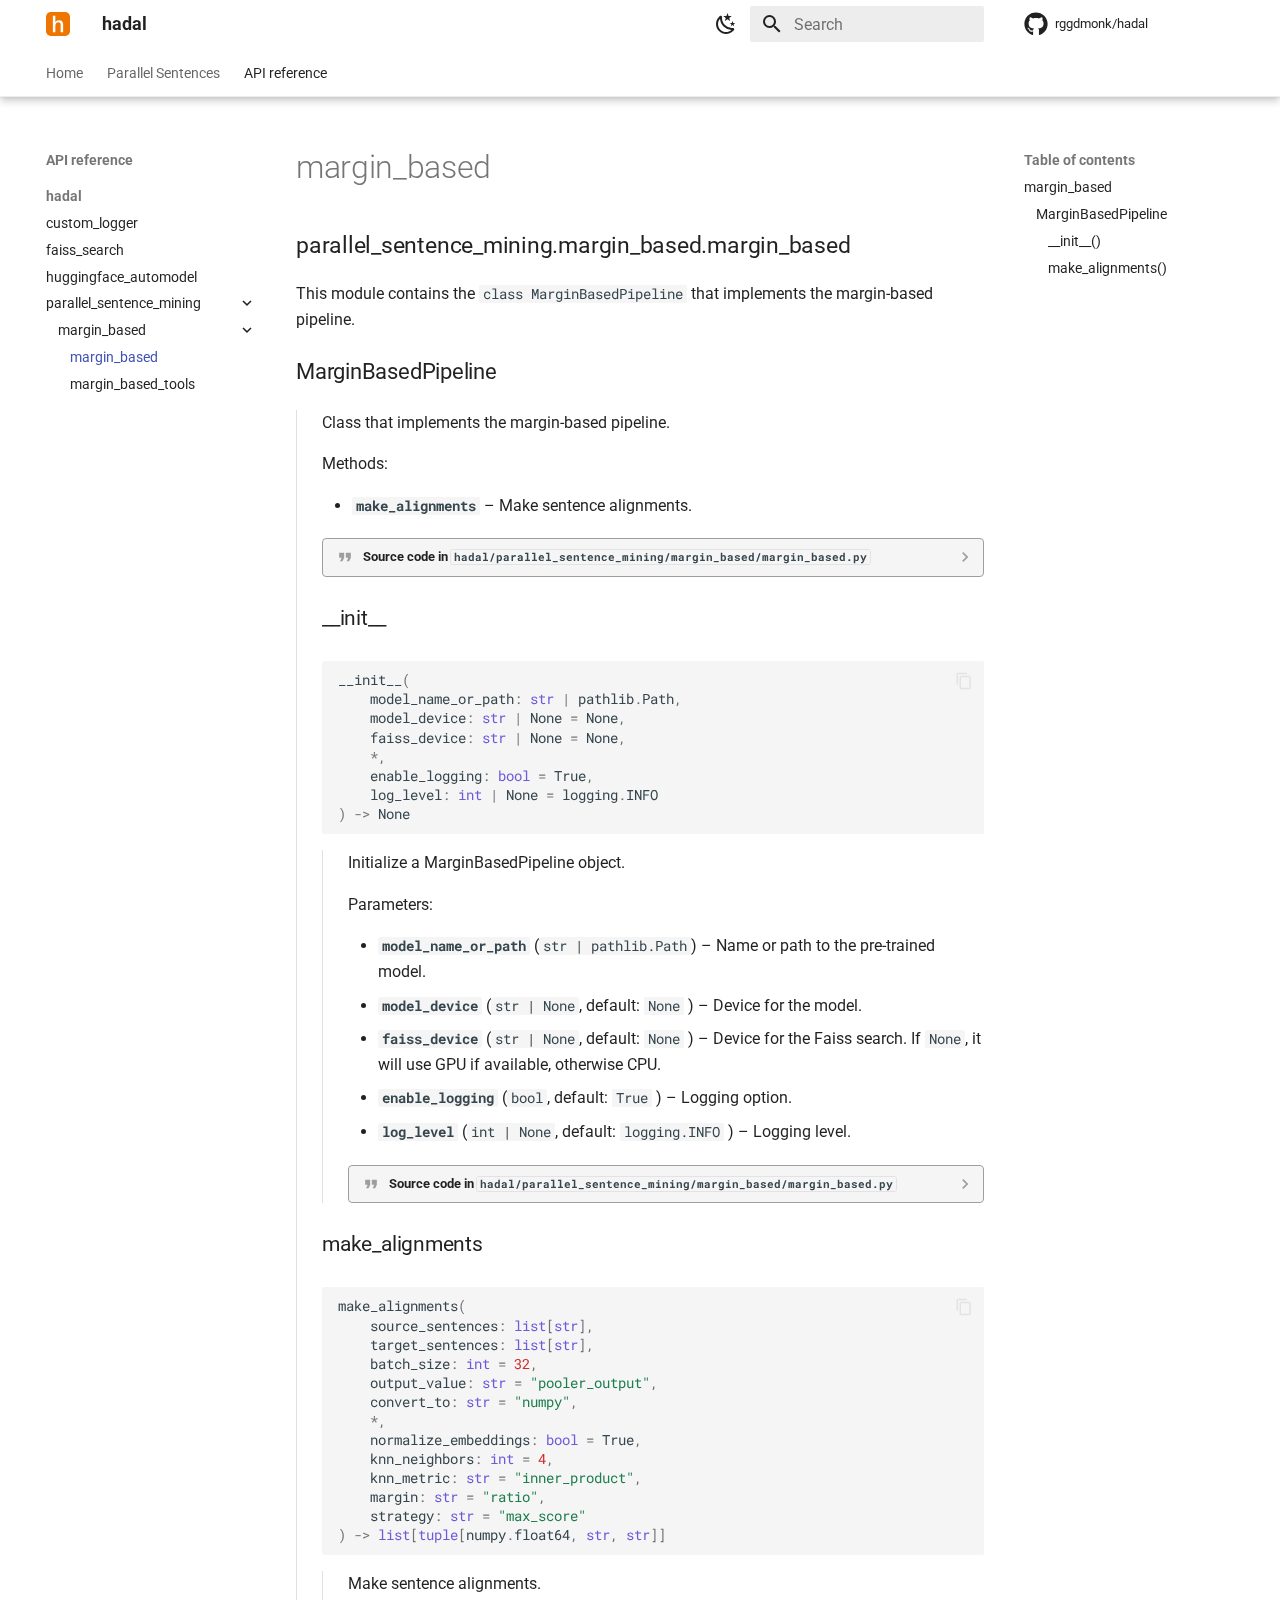
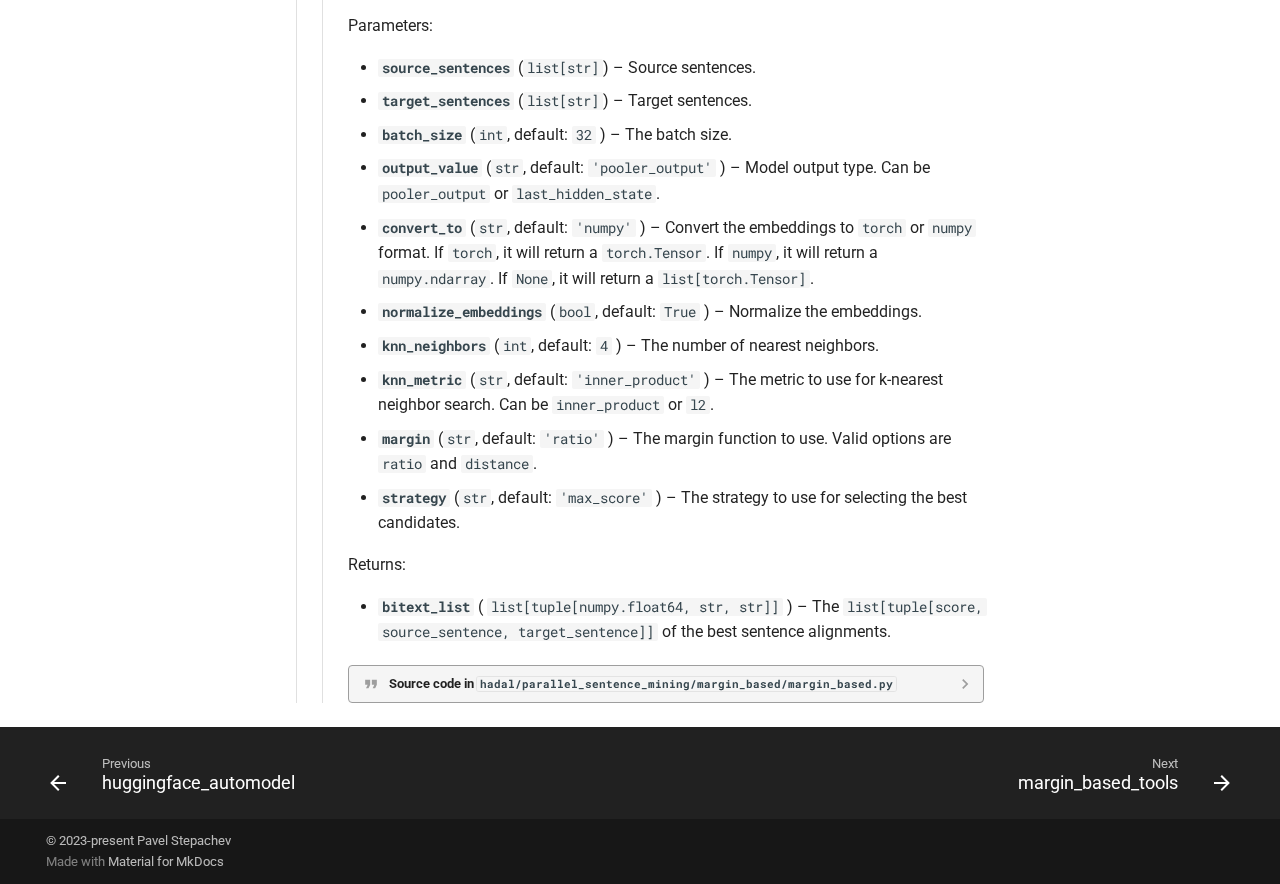
<file: api_reference/parallel_sentence_mining/margin_based/margin_based/index.html>
<!doctype html>
<html lang="en" class="no-js">
  <head>
    
      <meta charset="utf-8">
      <meta name="viewport" content="width=device-width,initial-scale=1">
      
        <meta name="description" content="A simple and eﬀicient tool for mining and aligning sentences with pre-trained models.">
      
      
        <meta name="author" content="Pavel Stepachev">
      
      
      
        <link rel="prev" href="../../../huggingface_automodel/">
      
      
        <link rel="next" href="../margin_based_tools/">
      
      
      <link rel="icon" href="../../../../assets_img/hadal_logo.svg">
      <meta name="generator" content="mkdocs-1.5.3, mkdocs-material-9.4.8">
    
    
      
        <title>margin_based - hadal</title>
      
    
    
      <link rel="stylesheet" href="../../../../assets/stylesheets/main.4b4a2bd9.min.css">
      
        
        <link rel="stylesheet" href="../../../../assets/stylesheets/palette.356b1318.min.css">
      
      

  
  
  
  
  <style>:root{--md-annotation-icon:url('data:image/svg+xml;charset=utf-8,<svg xmlns="http://www.w3.org/2000/svg" viewBox="0 0 24 24"><path d="M6 13v-2h8l-3.5-3.5 1.42-1.42L17.84 12l-5.92 5.92-1.42-1.42L14 13H6m16-1a10 10 0 0 1-10 10A10 10 0 0 1 2 12 10 10 0 0 1 12 2a10 10 0 0 1 10 10m-2 0a8 8 0 0 0-8-8 8 8 0 0 0-8 8 8 8 0 0 0 8 8 8 8 0 0 0 8-8Z"/></svg>');}</style>


    
    
      
    
    
      
        
        
        <link rel="preconnect" href="https://fonts.gstatic.com" crossorigin>
        <link rel="stylesheet" href="https://fonts.googleapis.com/css?family=Roboto:300,300i,400,400i,700,700i%7CRoboto+Mono:400,400i,700,700i&display=fallback">
        <style>:root{--md-text-font:"Roboto";--md-code-font:"Roboto Mono"}</style>
      
    
    
      <link rel="stylesheet" href="../../../../assets/_mkdocstrings.css">
    
      <link rel="stylesheet" href="../../../../stylesheets/extra.css">
    
    <script>__md_scope=new URL("../../../..",location),__md_hash=e=>[...e].reduce((e,_)=>(e<<5)-e+_.charCodeAt(0),0),__md_get=(e,_=localStorage,t=__md_scope)=>JSON.parse(_.getItem(t.pathname+"."+e)),__md_set=(e,_,t=localStorage,a=__md_scope)=>{try{t.setItem(a.pathname+"."+e,JSON.stringify(_))}catch(e){}}</script>
    
      

    
    
    
  </head>
  
  
    
    
      
    
    
    
    
    <body dir="ltr" data-md-color-scheme="default" data-md-color-primary="white" data-md-color-accent="deep-orange">
  
    
    
      <script>var palette=__md_get("__palette");if(palette&&"object"==typeof palette.color)for(var key of Object.keys(palette.color))document.body.setAttribute("data-md-color-"+key,palette.color[key])</script>
    
    <input class="md-toggle" data-md-toggle="drawer" type="checkbox" id="__drawer" autocomplete="off">
    <input class="md-toggle" data-md-toggle="search" type="checkbox" id="__search" autocomplete="off">
    <label class="md-overlay" for="__drawer"></label>
    <div data-md-component="skip">
      
        
        <a href="#parallel_sentence_mining.margin_based.margin_based" class="md-skip">
          Skip to content
        </a>
      
    </div>
    <div data-md-component="announce">
      
    </div>
    
    
      

  

<header class="md-header md-header--shadow md-header--lifted" data-md-component="header">
  <nav class="md-header__inner md-grid" aria-label="Header">
    <a href="../../../.." title="hadal" class="md-header__button md-logo" aria-label="hadal" data-md-component="logo">
      
  <img src="../../../../assets_img/hadal_logo.svg" alt="logo">

    </a>
    <label class="md-header__button md-icon" for="__drawer">
      
      <svg xmlns="http://www.w3.org/2000/svg" viewBox="0 0 24 24"><path d="M3 6h18v2H3V6m0 5h18v2H3v-2m0 5h18v2H3v-2Z"/></svg>
    </label>
    <div class="md-header__title" data-md-component="header-title">
      <div class="md-header__ellipsis">
        <div class="md-header__topic">
          <span class="md-ellipsis">
            hadal
          </span>
        </div>
        <div class="md-header__topic" data-md-component="header-topic">
          <span class="md-ellipsis">
            
              margin_based
            
          </span>
        </div>
      </div>
    </div>
    
      
        <form class="md-header__option" data-md-component="palette">
  
    
    
    
    <input class="md-option" data-md-color-media="" data-md-color-scheme="default" data-md-color-primary="white" data-md-color-accent="deep-orange"  aria-label="Switch to dark mode"  type="radio" name="__palette" id="__palette_1">
    
      <label class="md-header__button md-icon" title="Switch to dark mode" for="__palette_2" hidden>
        <svg xmlns="http://www.w3.org/2000/svg" viewBox="0 0 24 24"><path d="m17.75 4.09-2.53 1.94.91 3.06-2.63-1.81-2.63 1.81.91-3.06-2.53-1.94L12.44 4l1.06-3 1.06 3 3.19.09m3.5 6.91-1.64 1.25.59 1.98-1.7-1.17-1.7 1.17.59-1.98L15.75 11l2.06-.05L18.5 9l.69 1.95 2.06.05m-2.28 4.95c.83-.08 1.72 1.1 1.19 1.85-.32.45-.66.87-1.08 1.27C15.17 23 8.84 23 4.94 19.07c-3.91-3.9-3.91-10.24 0-14.14.4-.4.82-.76 1.27-1.08.75-.53 1.93.36 1.85 1.19-.27 2.86.69 5.83 2.89 8.02a9.96 9.96 0 0 0 8.02 2.89m-1.64 2.02a12.08 12.08 0 0 1-7.8-3.47c-2.17-2.19-3.33-5-3.49-7.82-2.81 3.14-2.7 7.96.31 10.98 3.02 3.01 7.84 3.12 10.98.31Z"/></svg>
      </label>
    
  
    
    
    
    <input class="md-option" data-md-color-media="" data-md-color-scheme="slate" data-md-color-primary="black" data-md-color-accent="deep-orange"  aria-label="Switch to light mode"  type="radio" name="__palette" id="__palette_2">
    
      <label class="md-header__button md-icon" title="Switch to light mode" for="__palette_1" hidden>
        <svg xmlns="http://www.w3.org/2000/svg" viewBox="0 0 24 24"><path d="M12 7a5 5 0 0 1 5 5 5 5 0 0 1-5 5 5 5 0 0 1-5-5 5 5 0 0 1 5-5m0 2a3 3 0 0 0-3 3 3 3 0 0 0 3 3 3 3 0 0 0 3-3 3 3 0 0 0-3-3m0-7 2.39 3.42C13.65 5.15 12.84 5 12 5c-.84 0-1.65.15-2.39.42L12 2M3.34 7l4.16-.35A7.2 7.2 0 0 0 5.94 8.5c-.44.74-.69 1.5-.83 2.29L3.34 7m.02 10 1.76-3.77a7.131 7.131 0 0 0 2.38 4.14L3.36 17M20.65 7l-1.77 3.79a7.023 7.023 0 0 0-2.38-4.15l4.15.36m-.01 10-4.14.36c.59-.51 1.12-1.14 1.54-1.86.42-.73.69-1.5.83-2.29L20.64 17M12 22l-2.41-3.44c.74.27 1.55.44 2.41.44.82 0 1.63-.17 2.37-.44L12 22Z"/></svg>
      </label>
    
  
</form>
      
    
    
    
      <label class="md-header__button md-icon" for="__search">
        
        <svg xmlns="http://www.w3.org/2000/svg" viewBox="0 0 24 24"><path d="M9.5 3A6.5 6.5 0 0 1 16 9.5c0 1.61-.59 3.09-1.56 4.23l.27.27h.79l5 5-1.5 1.5-5-5v-.79l-.27-.27A6.516 6.516 0 0 1 9.5 16 6.5 6.5 0 0 1 3 9.5 6.5 6.5 0 0 1 9.5 3m0 2C7 5 5 7 5 9.5S7 14 9.5 14 14 12 14 9.5 12 5 9.5 5Z"/></svg>
      </label>
      <div class="md-search" data-md-component="search" role="dialog">
  <label class="md-search__overlay" for="__search"></label>
  <div class="md-search__inner" role="search">
    <form class="md-search__form" name="search">
      <input type="text" class="md-search__input" name="query" aria-label="Search" placeholder="Search" autocapitalize="off" autocorrect="off" autocomplete="off" spellcheck="false" data-md-component="search-query" required>
      <label class="md-search__icon md-icon" for="__search">
        
        <svg xmlns="http://www.w3.org/2000/svg" viewBox="0 0 24 24"><path d="M9.5 3A6.5 6.5 0 0 1 16 9.5c0 1.61-.59 3.09-1.56 4.23l.27.27h.79l5 5-1.5 1.5-5-5v-.79l-.27-.27A6.516 6.516 0 0 1 9.5 16 6.5 6.5 0 0 1 3 9.5 6.5 6.5 0 0 1 9.5 3m0 2C7 5 5 7 5 9.5S7 14 9.5 14 14 12 14 9.5 12 5 9.5 5Z"/></svg>
        
        <svg xmlns="http://www.w3.org/2000/svg" viewBox="0 0 24 24"><path d="M20 11v2H8l5.5 5.5-1.42 1.42L4.16 12l7.92-7.92L13.5 5.5 8 11h12Z"/></svg>
      </label>
      <nav class="md-search__options" aria-label="Search">
        
        <button type="reset" class="md-search__icon md-icon" title="Clear" aria-label="Clear" tabindex="-1">
          
          <svg xmlns="http://www.w3.org/2000/svg" viewBox="0 0 24 24"><path d="M19 6.41 17.59 5 12 10.59 6.41 5 5 6.41 10.59 12 5 17.59 6.41 19 12 13.41 17.59 19 19 17.59 13.41 12 19 6.41Z"/></svg>
        </button>
      </nav>
      
        <div class="md-search__suggest" data-md-component="search-suggest"></div>
      
    </form>
    <div class="md-search__output">
      <div class="md-search__scrollwrap" data-md-scrollfix>
        <div class="md-search-result" data-md-component="search-result">
          <div class="md-search-result__meta">
            Initializing search
          </div>
          <ol class="md-search-result__list" role="presentation"></ol>
        </div>
      </div>
    </div>
  </div>
</div>
    
    
      <div class="md-header__source">
        <a href="https://github.com/rggdmonk/hadal" title="Go to repository" class="md-source" data-md-component="source">
  <div class="md-source__icon md-icon">
    
    <svg xmlns="http://www.w3.org/2000/svg" viewBox="0 0 496 512"><!--! Font Awesome Free 6.4.2 by @fontawesome - https://fontawesome.com License - https://fontawesome.com/license/free (Icons: CC BY 4.0, Fonts: SIL OFL 1.1, Code: MIT License) Copyright 2023 Fonticons, Inc.--><path d="M165.9 397.4c0 2-2.3 3.6-5.2 3.6-3.3.3-5.6-1.3-5.6-3.6 0-2 2.3-3.6 5.2-3.6 3-.3 5.6 1.3 5.6 3.6zm-31.1-4.5c-.7 2 1.3 4.3 4.3 4.9 2.6 1 5.6 0 6.2-2s-1.3-4.3-4.3-5.2c-2.6-.7-5.5.3-6.2 2.3zm44.2-1.7c-2.9.7-4.9 2.6-4.6 4.9.3 2 2.9 3.3 5.9 2.6 2.9-.7 4.9-2.6 4.6-4.6-.3-1.9-3-3.2-5.9-2.9zM244.8 8C106.1 8 0 113.3 0 252c0 110.9 69.8 205.8 169.5 239.2 12.8 2.3 17.3-5.6 17.3-12.1 0-6.2-.3-40.4-.3-61.4 0 0-70 15-84.7-29.8 0 0-11.4-29.1-27.8-36.6 0 0-22.9-15.7 1.6-15.4 0 0 24.9 2 38.6 25.8 21.9 38.6 58.6 27.5 72.9 20.9 2.3-16 8.8-27.1 16-33.7-55.9-6.2-112.3-14.3-112.3-110.5 0-27.5 7.6-41.3 23.6-58.9-2.6-6.5-11.1-33.3 2.6-67.9 20.9-6.5 69 27 69 27 20-5.6 41.5-8.5 62.8-8.5s42.8 2.9 62.8 8.5c0 0 48.1-33.6 69-27 13.7 34.7 5.2 61.4 2.6 67.9 16 17.7 25.8 31.5 25.8 58.9 0 96.5-58.9 104.2-114.8 110.5 9.2 7.9 17 22.9 17 46.4 0 33.7-.3 75.4-.3 83.6 0 6.5 4.6 14.4 17.3 12.1C428.2 457.8 496 362.9 496 252 496 113.3 383.5 8 244.8 8zM97.2 352.9c-1.3 1-1 3.3.7 5.2 1.6 1.6 3.9 2.3 5.2 1 1.3-1 1-3.3-.7-5.2-1.6-1.6-3.9-2.3-5.2-1zm-10.8-8.1c-.7 1.3.3 2.9 2.3 3.9 1.6 1 3.6.7 4.3-.7.7-1.3-.3-2.9-2.3-3.9-2-.6-3.6-.3-4.3.7zm32.4 35.6c-1.6 1.3-1 4.3 1.3 6.2 2.3 2.3 5.2 2.6 6.5 1 1.3-1.3.7-4.3-1.3-6.2-2.2-2.3-5.2-2.6-6.5-1zm-11.4-14.7c-1.6 1-1.6 3.6 0 5.9 1.6 2.3 4.3 3.3 5.6 2.3 1.6-1.3 1.6-3.9 0-6.2-1.4-2.3-4-3.3-5.6-2z"/></svg>
  </div>
  <div class="md-source__repository">
    rggdmonk/hadal
  </div>
</a>
      </div>
    
  </nav>
  
    
      
<nav class="md-tabs" aria-label="Tabs" data-md-component="tabs">
  <div class="md-grid">
    <ul class="md-tabs__list">
      
        
  
  
  
    
    
      <li class="md-tabs__item">
        <a href="../../../.." class="md-tabs__link">
          
  
  Home

        </a>
      </li>
    
  

      
        
  
  
  
    <li class="md-tabs__item">
      <a href="../../../../parallel_text/" class="md-tabs__link">
        
  
    
  
  Parallel Sentences

      </a>
    </li>
  

      
        
  
  
    
  
  
    
    
      
  
  
    
  
  
    
    
      <li class="md-tabs__item md-tabs__item--active">
        <a href="../../../custom_logger/" class="md-tabs__link">
          
  
  API reference

        </a>
      </li>
    
  

    
  

      
    </ul>
  </div>
</nav>
    
  
</header>
    
    <div class="md-container" data-md-component="container">
      
      
        
      
      <main class="md-main" data-md-component="main">
        <div class="md-main__inner md-grid">
          
            
              
              <div class="md-sidebar md-sidebar--primary" data-md-component="sidebar" data-md-type="navigation" >
                <div class="md-sidebar__scrollwrap">
                  <div class="md-sidebar__inner">
                    


  


<nav class="md-nav md-nav--primary md-nav--lifted" aria-label="Navigation" data-md-level="0">
  <label class="md-nav__title" for="__drawer">
    <a href="../../../.." title="hadal" class="md-nav__button md-logo" aria-label="hadal" data-md-component="logo">
      
  <img src="../../../../assets_img/hadal_logo.svg" alt="logo">

    </a>
    hadal
  </label>
  
    <div class="md-nav__source">
      <a href="https://github.com/rggdmonk/hadal" title="Go to repository" class="md-source" data-md-component="source">
  <div class="md-source__icon md-icon">
    
    <svg xmlns="http://www.w3.org/2000/svg" viewBox="0 0 496 512"><!--! Font Awesome Free 6.4.2 by @fontawesome - https://fontawesome.com License - https://fontawesome.com/license/free (Icons: CC BY 4.0, Fonts: SIL OFL 1.1, Code: MIT License) Copyright 2023 Fonticons, Inc.--><path d="M165.9 397.4c0 2-2.3 3.6-5.2 3.6-3.3.3-5.6-1.3-5.6-3.6 0-2 2.3-3.6 5.2-3.6 3-.3 5.6 1.3 5.6 3.6zm-31.1-4.5c-.7 2 1.3 4.3 4.3 4.9 2.6 1 5.6 0 6.2-2s-1.3-4.3-4.3-5.2c-2.6-.7-5.5.3-6.2 2.3zm44.2-1.7c-2.9.7-4.9 2.6-4.6 4.9.3 2 2.9 3.3 5.9 2.6 2.9-.7 4.9-2.6 4.6-4.6-.3-1.9-3-3.2-5.9-2.9zM244.8 8C106.1 8 0 113.3 0 252c0 110.9 69.8 205.8 169.5 239.2 12.8 2.3 17.3-5.6 17.3-12.1 0-6.2-.3-40.4-.3-61.4 0 0-70 15-84.7-29.8 0 0-11.4-29.1-27.8-36.6 0 0-22.9-15.7 1.6-15.4 0 0 24.9 2 38.6 25.8 21.9 38.6 58.6 27.5 72.9 20.9 2.3-16 8.8-27.1 16-33.7-55.9-6.2-112.3-14.3-112.3-110.5 0-27.5 7.6-41.3 23.6-58.9-2.6-6.5-11.1-33.3 2.6-67.9 20.9-6.5 69 27 69 27 20-5.6 41.5-8.5 62.8-8.5s42.8 2.9 62.8 8.5c0 0 48.1-33.6 69-27 13.7 34.7 5.2 61.4 2.6 67.9 16 17.7 25.8 31.5 25.8 58.9 0 96.5-58.9 104.2-114.8 110.5 9.2 7.9 17 22.9 17 46.4 0 33.7-.3 75.4-.3 83.6 0 6.5 4.6 14.4 17.3 12.1C428.2 457.8 496 362.9 496 252 496 113.3 383.5 8 244.8 8zM97.2 352.9c-1.3 1-1 3.3.7 5.2 1.6 1.6 3.9 2.3 5.2 1 1.3-1 1-3.3-.7-5.2-1.6-1.6-3.9-2.3-5.2-1zm-10.8-8.1c-.7 1.3.3 2.9 2.3 3.9 1.6 1 3.6.7 4.3-.7.7-1.3-.3-2.9-2.3-3.9-2-.6-3.6-.3-4.3.7zm32.4 35.6c-1.6 1.3-1 4.3 1.3 6.2 2.3 2.3 5.2 2.6 6.5 1 1.3-1.3.7-4.3-1.3-6.2-2.2-2.3-5.2-2.6-6.5-1zm-11.4-14.7c-1.6 1-1.6 3.6 0 5.9 1.6 2.3 4.3 3.3 5.6 2.3 1.6-1.3 1.6-3.9 0-6.2-1.4-2.3-4-3.3-5.6-2z"/></svg>
  </div>
  <div class="md-source__repository">
    rggdmonk/hadal
  </div>
</a>
    </div>
  
  <ul class="md-nav__list" data-md-scrollfix>
    
      
      
  
  
  
    
    
    
    
    
      
      
    
    <li class="md-nav__item md-nav__item--section md-nav__item--nested">
      
        
        
        
          
        
        <input class="md-nav__toggle md-toggle md-toggle--indeterminate" type="checkbox" id="__nav_1" >
        
          
          <label class="md-nav__link" for="__nav_1" id="__nav_1_label" tabindex="">
            
  
  <span class="md-ellipsis">
    Home
  </span>
  

            <span class="md-nav__icon md-icon"></span>
          </label>
        
        <nav class="md-nav" data-md-level="1" aria-labelledby="__nav_1_label" aria-expanded="false">
          <label class="md-nav__title" for="__nav_1">
            <span class="md-nav__icon md-icon"></span>
            Home
          </label>
          <ul class="md-nav__list" data-md-scrollfix>
            
              
                
  
  
  
    <li class="md-nav__item">
      <a href="../../../.." class="md-nav__link">
        
  
  <span class="md-ellipsis">
    About
  </span>
  

      </a>
    </li>
  

              
            
              
                
  
  
  
    <li class="md-nav__item">
      <a href="../../../../installation/" class="md-nav__link">
        
  
  <span class="md-ellipsis">
    Installation
  </span>
  

      </a>
    </li>
  

              
            
          </ul>
        </nav>
      
    </li>
  

    
      
      
  
  
  
    
    
    
    
    
      
      
    
    <li class="md-nav__item md-nav__item--section md-nav__item--nested">
      
        
        
        
          
        
        <input class="md-nav__toggle md-toggle md-toggle--indeterminate" type="checkbox" id="__nav_2" >
        
          
          
          <div class="md-nav__link md-nav__container">
            <a href="../../../../parallel_text/" class="md-nav__link ">
              
  
  <span class="md-ellipsis">
    Parallel Sentences
  </span>
  

            </a>
            
              
              <label class="md-nav__link " for="__nav_2" id="__nav_2_label" tabindex="">
                <span class="md-nav__icon md-icon"></span>
              </label>
            
          </div>
        
        <nav class="md-nav" data-md-level="1" aria-labelledby="__nav_2_label" aria-expanded="false">
          <label class="md-nav__title" for="__nav_2">
            <span class="md-nav__icon md-icon"></span>
            Parallel Sentences
          </label>
          <ul class="md-nav__list" data-md-scrollfix>
            
              
                
  
  
  
    <li class="md-nav__item">
      <a href="../../../../parallel_sentence_mining/margin_based/" class="md-nav__link">
        
  
  <span class="md-ellipsis">
    Margin-based
  </span>
  

      </a>
    </li>
  

              
            
          </ul>
        </nav>
      
    </li>
  

    
      
      
  
  
    
  
  
    
    
    
    
    
      
      
    
    <li class="md-nav__item md-nav__item--active md-nav__item--section md-nav__item--nested">
      
        
        
        
        <input class="md-nav__toggle md-toggle " type="checkbox" id="__nav_3" checked>
        
          
          <label class="md-nav__link" for="__nav_3" id="__nav_3_label" tabindex="">
            
  
  <span class="md-ellipsis">
    API reference
  </span>
  

            <span class="md-nav__icon md-icon"></span>
          </label>
        
        <nav class="md-nav" data-md-level="1" aria-labelledby="__nav_3_label" aria-expanded="true">
          <label class="md-nav__title" for="__nav_3">
            <span class="md-nav__icon md-icon"></span>
            API reference
          </label>
          <ul class="md-nav__list" data-md-scrollfix>
            
              
                
  
  
    
  
  
    
    
    
    
    
      
      
    
    <li class="md-nav__item md-nav__item--active md-nav__item--section md-nav__item--nested">
      
        
        
        
        <input class="md-nav__toggle md-toggle " type="checkbox" id="__nav_3_1" checked>
        
          
          <label class="md-nav__link" for="__nav_3_1" id="__nav_3_1_label" tabindex="">
            
  
  <span class="md-ellipsis">
    hadal
  </span>
  

            <span class="md-nav__icon md-icon"></span>
          </label>
        
        <nav class="md-nav" data-md-level="2" aria-labelledby="__nav_3_1_label" aria-expanded="true">
          <label class="md-nav__title" for="__nav_3_1">
            <span class="md-nav__icon md-icon"></span>
            hadal
          </label>
          <ul class="md-nav__list" data-md-scrollfix>
            
              
                
  
  
  
    <li class="md-nav__item">
      <a href="../../../custom_logger/" class="md-nav__link">
        
  
  <span class="md-ellipsis">
    custom_logger
  </span>
  

      </a>
    </li>
  

              
            
              
                
  
  
  
    <li class="md-nav__item">
      <a href="../../../faiss_search/" class="md-nav__link">
        
  
  <span class="md-ellipsis">
    faiss_search
  </span>
  

      </a>
    </li>
  

              
            
              
                
  
  
  
    <li class="md-nav__item">
      <a href="../../../huggingface_automodel/" class="md-nav__link">
        
  
  <span class="md-ellipsis">
    huggingface_automodel
  </span>
  

      </a>
    </li>
  

              
            
              
                
  
  
    
  
  
    
    
    
    
    
    <li class="md-nav__item md-nav__item--active md-nav__item--nested">
      
        
        
        
        <input class="md-nav__toggle md-toggle " type="checkbox" id="__nav_3_1_4" checked>
        
          
          <label class="md-nav__link" for="__nav_3_1_4" id="__nav_3_1_4_label" tabindex="0">
            
  
  <span class="md-ellipsis">
    parallel_sentence_mining
  </span>
  

            <span class="md-nav__icon md-icon"></span>
          </label>
        
        <nav class="md-nav" data-md-level="3" aria-labelledby="__nav_3_1_4_label" aria-expanded="true">
          <label class="md-nav__title" for="__nav_3_1_4">
            <span class="md-nav__icon md-icon"></span>
            parallel_sentence_mining
          </label>
          <ul class="md-nav__list" data-md-scrollfix>
            
              
                
  
  
    
  
  
    
    
    
    
    
    <li class="md-nav__item md-nav__item--active md-nav__item--nested">
      
        
        
        
        <input class="md-nav__toggle md-toggle " type="checkbox" id="__nav_3_1_4_1" checked>
        
          
          <label class="md-nav__link" for="__nav_3_1_4_1" id="__nav_3_1_4_1_label" tabindex="0">
            
  
  <span class="md-ellipsis">
    margin_based
  </span>
  

            <span class="md-nav__icon md-icon"></span>
          </label>
        
        <nav class="md-nav" data-md-level="4" aria-labelledby="__nav_3_1_4_1_label" aria-expanded="true">
          <label class="md-nav__title" for="__nav_3_1_4_1">
            <span class="md-nav__icon md-icon"></span>
            margin_based
          </label>
          <ul class="md-nav__list" data-md-scrollfix>
            
              
                
  
  
    
  
  
    <li class="md-nav__item md-nav__item--active">
      
      <input class="md-nav__toggle md-toggle" type="checkbox" id="__toc">
      
      
      
        <label class="md-nav__link md-nav__link--active" for="__toc">
          
  
  <span class="md-ellipsis">
    margin_based
  </span>
  

          <span class="md-nav__icon md-icon"></span>
        </label>
      
      <a href="./" class="md-nav__link md-nav__link--active">
        
  
  <span class="md-ellipsis">
    margin_based
  </span>
  

      </a>
      
        

<nav class="md-nav md-nav--secondary" aria-label="Table of contents">
  
  
  
  
    <label class="md-nav__title" for="__toc">
      <span class="md-nav__icon md-icon"></span>
      Table of contents
    </label>
    <ul class="md-nav__list" data-md-component="toc" data-md-scrollfix>
      
        <li class="md-nav__item">
  <a href="#parallel_sentence_mining.margin_based.margin_based" class="md-nav__link">
    margin_based
  </a>
  
    <nav class="md-nav" aria-label="margin_based">
      <ul class="md-nav__list">
        
          <li class="md-nav__item">
  <a href="#parallel_sentence_mining.margin_based.margin_based.MarginBasedPipeline" class="md-nav__link">
    MarginBasedPipeline
  </a>
  
    <nav class="md-nav" aria-label="MarginBasedPipeline">
      <ul class="md-nav__list">
        
          <li class="md-nav__item">
  <a href="#parallel_sentence_mining.margin_based.margin_based.MarginBasedPipeline.__init__" class="md-nav__link">
    __init__()
  </a>
  
</li>
        
          <li class="md-nav__item">
  <a href="#parallel_sentence_mining.margin_based.margin_based.MarginBasedPipeline.make_alignments" class="md-nav__link">
    make_alignments()
  </a>
  
</li>
        
      </ul>
    </nav>
  
</li>
        
      </ul>
    </nav>
  
</li>
      
    </ul>
  
</nav>
      
    </li>
  

              
            
              
                
  
  
  
    <li class="md-nav__item">
      <a href="../margin_based_tools/" class="md-nav__link">
        
  
  <span class="md-ellipsis">
    margin_based_tools
  </span>
  

      </a>
    </li>
  

              
            
          </ul>
        </nav>
      
    </li>
  

              
            
          </ul>
        </nav>
      
    </li>
  

              
            
          </ul>
        </nav>
      
    </li>
  

              
            
          </ul>
        </nav>
      
    </li>
  

    
  </ul>
</nav>
                  </div>
                </div>
              </div>
            
            
              
              <div class="md-sidebar md-sidebar--secondary" data-md-component="sidebar" data-md-type="toc" >
                <div class="md-sidebar__scrollwrap">
                  <div class="md-sidebar__inner">
                    

<nav class="md-nav md-nav--secondary" aria-label="Table of contents">
  
  
  
  
    <label class="md-nav__title" for="__toc">
      <span class="md-nav__icon md-icon"></span>
      Table of contents
    </label>
    <ul class="md-nav__list" data-md-component="toc" data-md-scrollfix>
      
        <li class="md-nav__item">
  <a href="#parallel_sentence_mining.margin_based.margin_based" class="md-nav__link">
    margin_based
  </a>
  
    <nav class="md-nav" aria-label="margin_based">
      <ul class="md-nav__list">
        
          <li class="md-nav__item">
  <a href="#parallel_sentence_mining.margin_based.margin_based.MarginBasedPipeline" class="md-nav__link">
    MarginBasedPipeline
  </a>
  
    <nav class="md-nav" aria-label="MarginBasedPipeline">
      <ul class="md-nav__list">
        
          <li class="md-nav__item">
  <a href="#parallel_sentence_mining.margin_based.margin_based.MarginBasedPipeline.__init__" class="md-nav__link">
    __init__()
  </a>
  
</li>
        
          <li class="md-nav__item">
  <a href="#parallel_sentence_mining.margin_based.margin_based.MarginBasedPipeline.make_alignments" class="md-nav__link">
    make_alignments()
  </a>
  
</li>
        
      </ul>
    </nav>
  
</li>
        
      </ul>
    </nav>
  
</li>
      
    </ul>
  
</nav>
                  </div>
                </div>
              </div>
            
          
          
            <div class="md-content" data-md-component="content">
              <article class="md-content__inner md-typeset">
                
                  

  
  


  <h1>margin_based</h1>

<div class="doc doc-object doc-module">




<h3 id="parallel_sentence_mining.margin_based.margin_based" class="doc doc-heading">
          <span class="doc doc-object-name doc-module-name">parallel_sentence_mining.margin_based.margin_based</span>


<a href="#parallel_sentence_mining.margin_based.margin_based" class="headerlink" title="Permanent link">&para;</a></h3>

  <div class="doc doc-contents first">
  
      <p>This module contains the <code>class MarginBasedPipeline</code> that implements the margin-based pipeline.</p>

  

  <div class="doc doc-children">








<div class="doc doc-object doc-class">




<h4 id="parallel_sentence_mining.margin_based.margin_based.MarginBasedPipeline" class="doc doc-heading">
          <span class="doc doc-object-name doc-class-name">MarginBasedPipeline</span>


<a href="#parallel_sentence_mining.margin_based.margin_based.MarginBasedPipeline" class="headerlink" title="Permanent link">&para;</a></h4>


  <div class="doc doc-contents ">

  
      <p>Class that implements the margin-based pipeline.</p>



  <p>Methods:</p>
  <ul>
        <li class="field-body">
          <b><code>make_alignments</code></b>
          –
          <div class="doc-md-description">
            <p>Make sentence alignments.</p>
          </div>
        </li>
  </ul>

            <details class="quote">
              <summary>Source code in <code>hadal/parallel_sentence_mining/margin_based/margin_based.py</code></summary>
              <div class="highlight"><table class="highlighttable"><tr><td class="linenos"><div class="linenodiv"><pre><span></span><span class="normal"><a href="#__codelineno-0-18"> 18</a></span>
<span class="normal"><a href="#__codelineno-0-19"> 19</a></span>
<span class="normal"><a href="#__codelineno-0-20"> 20</a></span>
<span class="normal"><a href="#__codelineno-0-21"> 21</a></span>
<span class="normal"><a href="#__codelineno-0-22"> 22</a></span>
<span class="normal"><a href="#__codelineno-0-23"> 23</a></span>
<span class="normal"><a href="#__codelineno-0-24"> 24</a></span>
<span class="normal"><a href="#__codelineno-0-25"> 25</a></span>
<span class="normal"><a href="#__codelineno-0-26"> 26</a></span>
<span class="normal"><a href="#__codelineno-0-27"> 27</a></span>
<span class="normal"><a href="#__codelineno-0-28"> 28</a></span>
<span class="normal"><a href="#__codelineno-0-29"> 29</a></span>
<span class="normal"><a href="#__codelineno-0-30"> 30</a></span>
<span class="normal"><a href="#__codelineno-0-31"> 31</a></span>
<span class="normal"><a href="#__codelineno-0-32"> 32</a></span>
<span class="normal"><a href="#__codelineno-0-33"> 33</a></span>
<span class="normal"><a href="#__codelineno-0-34"> 34</a></span>
<span class="normal"><a href="#__codelineno-0-35"> 35</a></span>
<span class="normal"><a href="#__codelineno-0-36"> 36</a></span>
<span class="normal"><a href="#__codelineno-0-37"> 37</a></span>
<span class="normal"><a href="#__codelineno-0-38"> 38</a></span>
<span class="normal"><a href="#__codelineno-0-39"> 39</a></span>
<span class="normal"><a href="#__codelineno-0-40"> 40</a></span>
<span class="normal"><a href="#__codelineno-0-41"> 41</a></span>
<span class="normal"><a href="#__codelineno-0-42"> 42</a></span>
<span class="normal"><a href="#__codelineno-0-43"> 43</a></span>
<span class="normal"><a href="#__codelineno-0-44"> 44</a></span>
<span class="normal"><a href="#__codelineno-0-45"> 45</a></span>
<span class="normal"><a href="#__codelineno-0-46"> 46</a></span>
<span class="normal"><a href="#__codelineno-0-47"> 47</a></span>
<span class="normal"><a href="#__codelineno-0-48"> 48</a></span>
<span class="normal"><a href="#__codelineno-0-49"> 49</a></span>
<span class="normal"><a href="#__codelineno-0-50"> 50</a></span>
<span class="normal"><a href="#__codelineno-0-51"> 51</a></span>
<span class="normal"><a href="#__codelineno-0-52"> 52</a></span>
<span class="normal"><a href="#__codelineno-0-53"> 53</a></span>
<span class="normal"><a href="#__codelineno-0-54"> 54</a></span>
<span class="normal"><a href="#__codelineno-0-55"> 55</a></span>
<span class="normal"><a href="#__codelineno-0-56"> 56</a></span>
<span class="normal"><a href="#__codelineno-0-57"> 57</a></span>
<span class="normal"><a href="#__codelineno-0-58"> 58</a></span>
<span class="normal"><a href="#__codelineno-0-59"> 59</a></span>
<span class="normal"><a href="#__codelineno-0-60"> 60</a></span>
<span class="normal"><a href="#__codelineno-0-61"> 61</a></span>
<span class="normal"><a href="#__codelineno-0-62"> 62</a></span>
<span class="normal"><a href="#__codelineno-0-63"> 63</a></span>
<span class="normal"><a href="#__codelineno-0-64"> 64</a></span>
<span class="normal"><a href="#__codelineno-0-65"> 65</a></span>
<span class="normal"><a href="#__codelineno-0-66"> 66</a></span>
<span class="normal"><a href="#__codelineno-0-67"> 67</a></span>
<span class="normal"><a href="#__codelineno-0-68"> 68</a></span>
<span class="normal"><a href="#__codelineno-0-69"> 69</a></span>
<span class="normal"><a href="#__codelineno-0-70"> 70</a></span>
<span class="normal"><a href="#__codelineno-0-71"> 71</a></span>
<span class="normal"><a href="#__codelineno-0-72"> 72</a></span>
<span class="normal"><a href="#__codelineno-0-73"> 73</a></span>
<span class="normal"><a href="#__codelineno-0-74"> 74</a></span>
<span class="normal"><a href="#__codelineno-0-75"> 75</a></span>
<span class="normal"><a href="#__codelineno-0-76"> 76</a></span>
<span class="normal"><a href="#__codelineno-0-77"> 77</a></span>
<span class="normal"><a href="#__codelineno-0-78"> 78</a></span>
<span class="normal"><a href="#__codelineno-0-79"> 79</a></span>
<span class="normal"><a href="#__codelineno-0-80"> 80</a></span>
<span class="normal"><a href="#__codelineno-0-81"> 81</a></span>
<span class="normal"><a href="#__codelineno-0-82"> 82</a></span>
<span class="normal"><a href="#__codelineno-0-83"> 83</a></span>
<span class="normal"><a href="#__codelineno-0-84"> 84</a></span>
<span class="normal"><a href="#__codelineno-0-85"> 85</a></span>
<span class="normal"><a href="#__codelineno-0-86"> 86</a></span>
<span class="normal"><a href="#__codelineno-0-87"> 87</a></span>
<span class="normal"><a href="#__codelineno-0-88"> 88</a></span>
<span class="normal"><a href="#__codelineno-0-89"> 89</a></span>
<span class="normal"><a href="#__codelineno-0-90"> 90</a></span>
<span class="normal"><a href="#__codelineno-0-91"> 91</a></span>
<span class="normal"><a href="#__codelineno-0-92"> 92</a></span>
<span class="normal"><a href="#__codelineno-0-93"> 93</a></span>
<span class="normal"><a href="#__codelineno-0-94"> 94</a></span>
<span class="normal"><a href="#__codelineno-0-95"> 95</a></span>
<span class="normal"><a href="#__codelineno-0-96"> 96</a></span>
<span class="normal"><a href="#__codelineno-0-97"> 97</a></span>
<span class="normal"><a href="#__codelineno-0-98"> 98</a></span>
<span class="normal"><a href="#__codelineno-0-99"> 99</a></span>
<span class="normal"><a href="#__codelineno-0-100">100</a></span>
<span class="normal"><a href="#__codelineno-0-101">101</a></span>
<span class="normal"><a href="#__codelineno-0-102">102</a></span>
<span class="normal"><a href="#__codelineno-0-103">103</a></span>
<span class="normal"><a href="#__codelineno-0-104">104</a></span>
<span class="normal"><a href="#__codelineno-0-105">105</a></span>
<span class="normal"><a href="#__codelineno-0-106">106</a></span>
<span class="normal"><a href="#__codelineno-0-107">107</a></span>
<span class="normal"><a href="#__codelineno-0-108">108</a></span>
<span class="normal"><a href="#__codelineno-0-109">109</a></span>
<span class="normal"><a href="#__codelineno-0-110">110</a></span>
<span class="normal"><a href="#__codelineno-0-111">111</a></span>
<span class="normal"><a href="#__codelineno-0-112">112</a></span>
<span class="normal"><a href="#__codelineno-0-113">113</a></span>
<span class="normal"><a href="#__codelineno-0-114">114</a></span>
<span class="normal"><a href="#__codelineno-0-115">115</a></span>
<span class="normal"><a href="#__codelineno-0-116">116</a></span>
<span class="normal"><a href="#__codelineno-0-117">117</a></span>
<span class="normal"><a href="#__codelineno-0-118">118</a></span>
<span class="normal"><a href="#__codelineno-0-119">119</a></span>
<span class="normal"><a href="#__codelineno-0-120">120</a></span>
<span class="normal"><a href="#__codelineno-0-121">121</a></span>
<span class="normal"><a href="#__codelineno-0-122">122</a></span>
<span class="normal"><a href="#__codelineno-0-123">123</a></span>
<span class="normal"><a href="#__codelineno-0-124">124</a></span>
<span class="normal"><a href="#__codelineno-0-125">125</a></span>
<span class="normal"><a href="#__codelineno-0-126">126</a></span>
<span class="normal"><a href="#__codelineno-0-127">127</a></span>
<span class="normal"><a href="#__codelineno-0-128">128</a></span>
<span class="normal"><a href="#__codelineno-0-129">129</a></span>
<span class="normal"><a href="#__codelineno-0-130">130</a></span>
<span class="normal"><a href="#__codelineno-0-131">131</a></span>
<span class="normal"><a href="#__codelineno-0-132">132</a></span>
<span class="normal"><a href="#__codelineno-0-133">133</a></span>
<span class="normal"><a href="#__codelineno-0-134">134</a></span>
<span class="normal"><a href="#__codelineno-0-135">135</a></span>
<span class="normal"><a href="#__codelineno-0-136">136</a></span>
<span class="normal"><a href="#__codelineno-0-137">137</a></span>
<span class="normal"><a href="#__codelineno-0-138">138</a></span>
<span class="normal"><a href="#__codelineno-0-139">139</a></span>
<span class="normal"><a href="#__codelineno-0-140">140</a></span>
<span class="normal"><a href="#__codelineno-0-141">141</a></span>
<span class="normal"><a href="#__codelineno-0-142">142</a></span>
<span class="normal"><a href="#__codelineno-0-143">143</a></span>
<span class="normal"><a href="#__codelineno-0-144">144</a></span>
<span class="normal"><a href="#__codelineno-0-145">145</a></span>
<span class="normal"><a href="#__codelineno-0-146">146</a></span>
<span class="normal"><a href="#__codelineno-0-147">147</a></span>
<span class="normal"><a href="#__codelineno-0-148">148</a></span>
<span class="normal"><a href="#__codelineno-0-149">149</a></span>
<span class="normal"><a href="#__codelineno-0-150">150</a></span>
<span class="normal"><a href="#__codelineno-0-151">151</a></span>
<span class="normal"><a href="#__codelineno-0-152">152</a></span>
<span class="normal"><a href="#__codelineno-0-153">153</a></span>
<span class="normal"><a href="#__codelineno-0-154">154</a></span>
<span class="normal"><a href="#__codelineno-0-155">155</a></span>
<span class="normal"><a href="#__codelineno-0-156">156</a></span>
<span class="normal"><a href="#__codelineno-0-157">157</a></span>
<span class="normal"><a href="#__codelineno-0-158">158</a></span>
<span class="normal"><a href="#__codelineno-0-159">159</a></span>
<span class="normal"><a href="#__codelineno-0-160">160</a></span>
<span class="normal"><a href="#__codelineno-0-161">161</a></span>
<span class="normal"><a href="#__codelineno-0-162">162</a></span></pre></div></td><td class="code"><div><pre><span></span><code><a id="__codelineno-0-18" name="__codelineno-0-18"></a><span class="k">class</span> <span class="nc">MarginBasedPipeline</span><span class="p">:</span>
<a id="__codelineno-0-19" name="__codelineno-0-19"></a><span class="w">    </span><span class="sd">&quot;&quot;&quot;Class that implements the margin-based pipeline.</span>
<a id="__codelineno-0-20" name="__codelineno-0-20"></a>
<a id="__codelineno-0-21" name="__codelineno-0-21"></a><span class="sd">    Methods:</span>
<a id="__codelineno-0-22" name="__codelineno-0-22"></a><span class="sd">        make_alignments: Make sentence alignments.</span>
<a id="__codelineno-0-23" name="__codelineno-0-23"></a><span class="sd">    &quot;&quot;&quot;</span>
<a id="__codelineno-0-24" name="__codelineno-0-24"></a>
<a id="__codelineno-0-25" name="__codelineno-0-25"></a>    <span class="k">def</span> <span class="fm">__init__</span><span class="p">(</span>
<a id="__codelineno-0-26" name="__codelineno-0-26"></a>        <span class="bp">self</span><span class="p">,</span>
<a id="__codelineno-0-27" name="__codelineno-0-27"></a>        <span class="n">model_name_or_path</span><span class="p">:</span> <span class="nb">str</span> <span class="o">|</span> <span class="n">pathlib</span><span class="o">.</span><span class="n">Path</span><span class="p">,</span>
<a id="__codelineno-0-28" name="__codelineno-0-28"></a>        <span class="n">model_device</span><span class="p">:</span> <span class="nb">str</span> <span class="o">|</span> <span class="kc">None</span> <span class="o">=</span> <span class="kc">None</span><span class="p">,</span>
<a id="__codelineno-0-29" name="__codelineno-0-29"></a>        <span class="n">faiss_device</span><span class="p">:</span> <span class="nb">str</span> <span class="o">|</span> <span class="kc">None</span> <span class="o">=</span> <span class="kc">None</span><span class="p">,</span>
<a id="__codelineno-0-30" name="__codelineno-0-30"></a>        <span class="o">*</span><span class="p">,</span>
<a id="__codelineno-0-31" name="__codelineno-0-31"></a>        <span class="n">enable_logging</span><span class="p">:</span> <span class="nb">bool</span> <span class="o">=</span> <span class="kc">True</span><span class="p">,</span>
<a id="__codelineno-0-32" name="__codelineno-0-32"></a>        <span class="n">log_level</span><span class="p">:</span> <span class="nb">int</span> <span class="o">|</span> <span class="kc">None</span> <span class="o">=</span> <span class="n">logging</span><span class="o">.</span><span class="n">INFO</span><span class="p">,</span>
<a id="__codelineno-0-33" name="__codelineno-0-33"></a>    <span class="p">)</span> <span class="o">-&gt;</span> <span class="kc">None</span><span class="p">:</span>
<a id="__codelineno-0-34" name="__codelineno-0-34"></a><span class="w">        </span><span class="sd">&quot;&quot;&quot;Initialize a MarginBasedPipeline object.</span>
<a id="__codelineno-0-35" name="__codelineno-0-35"></a>
<a id="__codelineno-0-36" name="__codelineno-0-36"></a><span class="sd">        Args:</span>
<a id="__codelineno-0-37" name="__codelineno-0-37"></a><span class="sd">            model_name_or_path (str | pathlib.Path): Name or path to the pre-trained model.</span>
<a id="__codelineno-0-38" name="__codelineno-0-38"></a><span class="sd">            model_device (str | None, optional): Device for the model.</span>
<a id="__codelineno-0-39" name="__codelineno-0-39"></a><span class="sd">            faiss_device (str | None, optional): Device for the Faiss search. If `None`, it will use GPU if available, otherwise CPU.</span>
<a id="__codelineno-0-40" name="__codelineno-0-40"></a><span class="sd">            enable_logging (bool, optional): Logging option.</span>
<a id="__codelineno-0-41" name="__codelineno-0-41"></a><span class="sd">            log_level (int | None, optional):  Logging level.</span>
<a id="__codelineno-0-42" name="__codelineno-0-42"></a><span class="sd">        &quot;&quot;&quot;</span>
<a id="__codelineno-0-43" name="__codelineno-0-43"></a>        <span class="bp">self</span><span class="o">.</span><span class="n">model</span> <span class="o">=</span> <span class="n">HuggingfaceAutoModel</span><span class="p">(</span>
<a id="__codelineno-0-44" name="__codelineno-0-44"></a>            <span class="n">model_name_or_path</span><span class="o">=</span><span class="n">model_name_or_path</span><span class="p">,</span>
<a id="__codelineno-0-45" name="__codelineno-0-45"></a>            <span class="n">device</span><span class="o">=</span><span class="n">model_device</span><span class="p">,</span>
<a id="__codelineno-0-46" name="__codelineno-0-46"></a>            <span class="n">enable_logging</span><span class="o">=</span><span class="n">enable_logging</span><span class="p">,</span>
<a id="__codelineno-0-47" name="__codelineno-0-47"></a>        <span class="p">)</span>
<a id="__codelineno-0-48" name="__codelineno-0-48"></a>        <span class="bp">self</span><span class="o">.</span><span class="n">align_method</span> <span class="o">=</span> <span class="n">MarginBased</span><span class="p">()</span>
<a id="__codelineno-0-49" name="__codelineno-0-49"></a>        <span class="bp">self</span><span class="o">.</span><span class="n">faiss_search</span> <span class="o">=</span> <span class="n">FaissSearch</span><span class="p">(</span><span class="n">device</span><span class="o">=</span><span class="n">faiss_device</span><span class="p">,</span> <span class="n">enable_logging</span><span class="o">=</span><span class="n">enable_logging</span><span class="p">)</span>
<a id="__codelineno-0-50" name="__codelineno-0-50"></a>        <span class="bp">self</span><span class="o">.</span><span class="n">model_device</span> <span class="o">=</span> <span class="n">model_device</span>
<a id="__codelineno-0-51" name="__codelineno-0-51"></a>        <span class="bp">self</span><span class="o">.</span><span class="n">faiss_device</span> <span class="o">=</span> <span class="n">faiss_device</span>
<a id="__codelineno-0-52" name="__codelineno-0-52"></a>
<a id="__codelineno-0-53" name="__codelineno-0-53"></a>        <span class="k">if</span> <span class="n">enable_logging</span> <span class="ow">is</span> <span class="kc">True</span><span class="p">:</span>
<a id="__codelineno-0-54" name="__codelineno-0-54"></a>            <span class="bp">self</span><span class="o">.</span><span class="n">logger</span> <span class="o">=</span> <span class="n">default_custom_logger</span><span class="p">(</span><span class="n">name</span><span class="o">=</span><span class="vm">__name__</span><span class="p">,</span> <span class="n">level</span><span class="o">=</span><span class="n">log_level</span><span class="p">)</span>
<a id="__codelineno-0-55" name="__codelineno-0-55"></a>        <span class="k">else</span><span class="p">:</span>
<a id="__codelineno-0-56" name="__codelineno-0-56"></a>            <span class="bp">self</span><span class="o">.</span><span class="n">logger</span> <span class="o">=</span> <span class="n">logging</span><span class="o">.</span><span class="n">getLogger</span><span class="p">(</span><span class="vm">__name__</span><span class="p">)</span>
<a id="__codelineno-0-57" name="__codelineno-0-57"></a>            <span class="bp">self</span><span class="o">.</span><span class="n">logger</span><span class="o">.</span><span class="n">disabled</span> <span class="o">=</span> <span class="kc">True</span>
<a id="__codelineno-0-58" name="__codelineno-0-58"></a>
<a id="__codelineno-0-59" name="__codelineno-0-59"></a>    <span class="k">def</span> <span class="nf">make_alignments</span><span class="p">(</span>
<a id="__codelineno-0-60" name="__codelineno-0-60"></a>        <span class="bp">self</span><span class="p">,</span>
<a id="__codelineno-0-61" name="__codelineno-0-61"></a>        <span class="n">source_sentences</span><span class="p">:</span> <span class="nb">list</span><span class="p">[</span><span class="nb">str</span><span class="p">],</span>
<a id="__codelineno-0-62" name="__codelineno-0-62"></a>        <span class="n">target_sentences</span><span class="p">:</span> <span class="nb">list</span><span class="p">[</span><span class="nb">str</span><span class="p">],</span>
<a id="__codelineno-0-63" name="__codelineno-0-63"></a>        <span class="n">batch_size</span><span class="p">:</span> <span class="nb">int</span> <span class="o">=</span> <span class="mi">32</span><span class="p">,</span>
<a id="__codelineno-0-64" name="__codelineno-0-64"></a>        <span class="n">output_value</span><span class="p">:</span> <span class="nb">str</span> <span class="o">=</span> <span class="s2">&quot;pooler_output&quot;</span><span class="p">,</span>
<a id="__codelineno-0-65" name="__codelineno-0-65"></a>        <span class="n">convert_to</span><span class="p">:</span> <span class="nb">str</span> <span class="o">=</span> <span class="s2">&quot;numpy&quot;</span><span class="p">,</span>
<a id="__codelineno-0-66" name="__codelineno-0-66"></a>        <span class="o">*</span><span class="p">,</span>
<a id="__codelineno-0-67" name="__codelineno-0-67"></a>        <span class="n">normalize_embeddings</span><span class="p">:</span> <span class="nb">bool</span> <span class="o">=</span> <span class="kc">True</span><span class="p">,</span>
<a id="__codelineno-0-68" name="__codelineno-0-68"></a>        <span class="n">knn_neighbors</span><span class="p">:</span> <span class="nb">int</span> <span class="o">=</span> <span class="mi">4</span><span class="p">,</span>
<a id="__codelineno-0-69" name="__codelineno-0-69"></a>        <span class="n">knn_metric</span><span class="p">:</span> <span class="nb">str</span> <span class="o">=</span> <span class="s2">&quot;inner_product&quot;</span><span class="p">,</span>
<a id="__codelineno-0-70" name="__codelineno-0-70"></a>        <span class="n">margin</span><span class="p">:</span> <span class="nb">str</span> <span class="o">=</span> <span class="s2">&quot;ratio&quot;</span><span class="p">,</span>
<a id="__codelineno-0-71" name="__codelineno-0-71"></a>        <span class="n">strategy</span><span class="p">:</span> <span class="nb">str</span> <span class="o">=</span> <span class="s2">&quot;max_score&quot;</span><span class="p">,</span>
<a id="__codelineno-0-72" name="__codelineno-0-72"></a>    <span class="p">)</span> <span class="o">-&gt;</span> <span class="nb">list</span><span class="p">[</span><span class="nb">tuple</span><span class="p">[</span><span class="n">numpy</span><span class="o">.</span><span class="n">float64</span><span class="p">,</span> <span class="nb">str</span><span class="p">,</span> <span class="nb">str</span><span class="p">]]:</span>
<a id="__codelineno-0-73" name="__codelineno-0-73"></a><span class="w">        </span><span class="sd">&quot;&quot;&quot;Make sentence alignments.</span>
<a id="__codelineno-0-74" name="__codelineno-0-74"></a>
<a id="__codelineno-0-75" name="__codelineno-0-75"></a><span class="sd">        Args:</span>
<a id="__codelineno-0-76" name="__codelineno-0-76"></a><span class="sd">            source_sentences (list[str]): Source sentences.</span>
<a id="__codelineno-0-77" name="__codelineno-0-77"></a><span class="sd">            target_sentences (list[str]): Target sentences.</span>
<a id="__codelineno-0-78" name="__codelineno-0-78"></a><span class="sd">            batch_size (int, optional): The batch size.</span>
<a id="__codelineno-0-79" name="__codelineno-0-79"></a><span class="sd">            output_value (str, optional): Model output type. Can be `pooler_output` or `last_hidden_state`.</span>
<a id="__codelineno-0-80" name="__codelineno-0-80"></a><span class="sd">            convert_to (str, optional): Convert the embeddings to `torch` or `numpy` format. If `torch`, it will return a `torch.Tensor`. If `numpy`, it will return a `numpy.ndarray`. If `None`, it will return a `list[torch.Tensor]`.</span>
<a id="__codelineno-0-81" name="__codelineno-0-81"></a><span class="sd">            normalize_embeddings (bool, optional): Normalize the embeddings.</span>
<a id="__codelineno-0-82" name="__codelineno-0-82"></a><span class="sd">            knn_neighbors (int, optional): The number of nearest neighbors.</span>
<a id="__codelineno-0-83" name="__codelineno-0-83"></a><span class="sd">            knn_metric (str, optional): The metric to use for k-nearest neighbor search. Can be `inner_product` or `l2`.</span>
<a id="__codelineno-0-84" name="__codelineno-0-84"></a><span class="sd">            margin (str, optional): The margin function to use. Valid options are `ratio` and `distance`.</span>
<a id="__codelineno-0-85" name="__codelineno-0-85"></a><span class="sd">            strategy (str, optional): The strategy to use for selecting the best candidates.</span>
<a id="__codelineno-0-86" name="__codelineno-0-86"></a>
<a id="__codelineno-0-87" name="__codelineno-0-87"></a><span class="sd">        Returns:</span>
<a id="__codelineno-0-88" name="__codelineno-0-88"></a><span class="sd">            bitext_list (list[tuple[numpy.float64, str, str]]): The `list[tuple[score, source_sentence, target_sentence]]` of the best sentence alignments.</span>
<a id="__codelineno-0-89" name="__codelineno-0-89"></a><span class="sd">        &quot;&quot;&quot;</span>
<a id="__codelineno-0-90" name="__codelineno-0-90"></a>        <span class="bp">self</span><span class="o">.</span><span class="n">logger</span><span class="o">.</span><span class="n">info</span><span class="p">(</span><span class="s2">&quot;Encoding embeddings for source sentences...&quot;</span><span class="p">)</span>
<a id="__codelineno-0-91" name="__codelineno-0-91"></a>        <span class="n">source_embeddings</span> <span class="o">=</span> <span class="bp">self</span><span class="o">.</span><span class="n">model</span><span class="o">.</span><span class="n">encode</span><span class="p">(</span>
<a id="__codelineno-0-92" name="__codelineno-0-92"></a>            <span class="n">sentences</span><span class="o">=</span><span class="n">source_sentences</span><span class="p">,</span>
<a id="__codelineno-0-93" name="__codelineno-0-93"></a>            <span class="n">batch_size</span><span class="o">=</span><span class="n">batch_size</span><span class="p">,</span>
<a id="__codelineno-0-94" name="__codelineno-0-94"></a>            <span class="n">output_value</span><span class="o">=</span><span class="n">output_value</span><span class="p">,</span>
<a id="__codelineno-0-95" name="__codelineno-0-95"></a>            <span class="n">convert_to</span><span class="o">=</span><span class="n">convert_to</span><span class="p">,</span>
<a id="__codelineno-0-96" name="__codelineno-0-96"></a>            <span class="n">normalize_embeddings</span><span class="o">=</span><span class="n">normalize_embeddings</span><span class="p">,</span>
<a id="__codelineno-0-97" name="__codelineno-0-97"></a>        <span class="p">)</span>
<a id="__codelineno-0-98" name="__codelineno-0-98"></a>        <span class="bp">self</span><span class="o">.</span><span class="n">logger</span><span class="o">.</span><span class="n">info</span><span class="p">(</span><span class="s2">&quot;Encoding embeddings for target sentences...&quot;</span><span class="p">)</span>
<a id="__codelineno-0-99" name="__codelineno-0-99"></a>        <span class="n">target_embeddings</span> <span class="o">=</span> <span class="bp">self</span><span class="o">.</span><span class="n">model</span><span class="o">.</span><span class="n">encode</span><span class="p">(</span>
<a id="__codelineno-0-100" name="__codelineno-0-100"></a>            <span class="n">sentences</span><span class="o">=</span><span class="n">target_sentences</span><span class="p">,</span>
<a id="__codelineno-0-101" name="__codelineno-0-101"></a>            <span class="n">batch_size</span><span class="o">=</span><span class="n">batch_size</span><span class="p">,</span>
<a id="__codelineno-0-102" name="__codelineno-0-102"></a>            <span class="n">output_value</span><span class="o">=</span><span class="n">output_value</span><span class="p">,</span>
<a id="__codelineno-0-103" name="__codelineno-0-103"></a>            <span class="n">convert_to</span><span class="o">=</span><span class="n">convert_to</span><span class="p">,</span>
<a id="__codelineno-0-104" name="__codelineno-0-104"></a>            <span class="n">normalize_embeddings</span><span class="o">=</span><span class="n">normalize_embeddings</span><span class="p">,</span>
<a id="__codelineno-0-105" name="__codelineno-0-105"></a>        <span class="p">)</span>
<a id="__codelineno-0-106" name="__codelineno-0-106"></a>
<a id="__codelineno-0-107" name="__codelineno-0-107"></a>        <span class="bp">self</span><span class="o">.</span><span class="n">logger</span><span class="o">.</span><span class="n">info</span><span class="p">(</span><span class="s2">&quot;Perform kNN in both directions...&quot;</span><span class="p">)</span>
<a id="__codelineno-0-108" name="__codelineno-0-108"></a>        <span class="bp">self</span><span class="o">.</span><span class="n">logger</span><span class="o">.</span><span class="n">info</span><span class="p">(</span><span class="s2">&quot;Perform kNN in source -&gt; target direction&quot;</span><span class="p">)</span>
<a id="__codelineno-0-109" name="__codelineno-0-109"></a>        <span class="n">x2y_sim</span><span class="p">,</span> <span class="n">x2y_ind</span> <span class="o">=</span> <span class="bp">self</span><span class="o">.</span><span class="n">faiss_search</span><span class="o">.</span><span class="n">k_nearest_neighbors</span><span class="p">(</span>
<a id="__codelineno-0-110" name="__codelineno-0-110"></a>            <span class="n">source_embeddings</span><span class="p">,</span>
<a id="__codelineno-0-111" name="__codelineno-0-111"></a>            <span class="n">target_embeddings</span><span class="p">,</span>
<a id="__codelineno-0-112" name="__codelineno-0-112"></a>            <span class="n">k</span><span class="o">=</span><span class="n">knn_neighbors</span><span class="p">,</span>
<a id="__codelineno-0-113" name="__codelineno-0-113"></a>            <span class="n">knn_metric</span><span class="o">=</span><span class="n">knn_metric</span><span class="p">,</span>
<a id="__codelineno-0-114" name="__codelineno-0-114"></a>        <span class="p">)</span>
<a id="__codelineno-0-115" name="__codelineno-0-115"></a>        <span class="n">x2y_mean</span> <span class="o">=</span> <span class="n">x2y_sim</span><span class="o">.</span><span class="n">mean</span><span class="p">(</span><span class="n">axis</span><span class="o">=</span><span class="mi">1</span><span class="p">)</span>
<a id="__codelineno-0-116" name="__codelineno-0-116"></a>
<a id="__codelineno-0-117" name="__codelineno-0-117"></a>        <span class="bp">self</span><span class="o">.</span><span class="n">logger</span><span class="o">.</span><span class="n">info</span><span class="p">(</span><span class="s2">&quot;Perform kNN in target -&gt; source direction&quot;</span><span class="p">)</span>
<a id="__codelineno-0-118" name="__codelineno-0-118"></a>        <span class="n">y2x_sim</span><span class="p">,</span> <span class="n">y2x_ind</span> <span class="o">=</span> <span class="bp">self</span><span class="o">.</span><span class="n">faiss_search</span><span class="o">.</span><span class="n">k_nearest_neighbors</span><span class="p">(</span>
<a id="__codelineno-0-119" name="__codelineno-0-119"></a>            <span class="n">target_embeddings</span><span class="p">,</span>
<a id="__codelineno-0-120" name="__codelineno-0-120"></a>            <span class="n">source_embeddings</span><span class="p">,</span>
<a id="__codelineno-0-121" name="__codelineno-0-121"></a>            <span class="n">k</span><span class="o">=</span><span class="n">knn_neighbors</span><span class="p">,</span>
<a id="__codelineno-0-122" name="__codelineno-0-122"></a>            <span class="n">knn_metric</span><span class="o">=</span><span class="n">knn_metric</span><span class="p">,</span>
<a id="__codelineno-0-123" name="__codelineno-0-123"></a>        <span class="p">)</span>
<a id="__codelineno-0-124" name="__codelineno-0-124"></a>        <span class="n">y2x_mean</span> <span class="o">=</span> <span class="n">y2x_sim</span><span class="o">.</span><span class="n">mean</span><span class="p">(</span><span class="n">axis</span><span class="o">=</span><span class="mi">1</span><span class="p">)</span>
<a id="__codelineno-0-125" name="__codelineno-0-125"></a>
<a id="__codelineno-0-126" name="__codelineno-0-126"></a>        <span class="bp">self</span><span class="o">.</span><span class="n">logger</span><span class="o">.</span><span class="n">info</span><span class="p">(</span><span class="s2">&quot;</span><span class="si">%s</span><span class="s2"> margin is selected&quot;</span><span class="p">,</span> <span class="n">margin</span><span class="p">)</span>
<a id="__codelineno-0-127" name="__codelineno-0-127"></a>        <span class="n">chosen_margin</span> <span class="o">=</span> <span class="bp">self</span><span class="o">.</span><span class="n">align_method</span><span class="o">.</span><span class="n">select_margin</span><span class="p">(</span><span class="n">margin</span><span class="o">=</span><span class="n">margin</span><span class="p">)</span>
<a id="__codelineno-0-128" name="__codelineno-0-128"></a>
<a id="__codelineno-0-129" name="__codelineno-0-129"></a>        <span class="bp">self</span><span class="o">.</span><span class="n">logger</span><span class="o">.</span><span class="n">info</span><span class="p">(</span><span class="s2">&quot;Compute forward and backward scores...&quot;</span><span class="p">)</span>
<a id="__codelineno-0-130" name="__codelineno-0-130"></a>        <span class="n">fwd_scores</span> <span class="o">=</span> <span class="bp">self</span><span class="o">.</span><span class="n">align_method</span><span class="o">.</span><span class="n">margin_based_score_candidates</span><span class="p">(</span>
<a id="__codelineno-0-131" name="__codelineno-0-131"></a>            <span class="n">source_embeddings</span><span class="p">,</span>
<a id="__codelineno-0-132" name="__codelineno-0-132"></a>            <span class="n">target_embeddings</span><span class="p">,</span>
<a id="__codelineno-0-133" name="__codelineno-0-133"></a>            <span class="n">x2y_ind</span><span class="p">,</span>
<a id="__codelineno-0-134" name="__codelineno-0-134"></a>            <span class="n">x2y_mean</span><span class="p">,</span>
<a id="__codelineno-0-135" name="__codelineno-0-135"></a>            <span class="n">y2x_mean</span><span class="p">,</span>
<a id="__codelineno-0-136" name="__codelineno-0-136"></a>            <span class="n">margin</span><span class="o">=</span><span class="n">chosen_margin</span><span class="p">,</span>
<a id="__codelineno-0-137" name="__codelineno-0-137"></a>        <span class="p">)</span>
<a id="__codelineno-0-138" name="__codelineno-0-138"></a>        <span class="n">bwd_scores</span> <span class="o">=</span> <span class="bp">self</span><span class="o">.</span><span class="n">align_method</span><span class="o">.</span><span class="n">margin_based_score_candidates</span><span class="p">(</span>
<a id="__codelineno-0-139" name="__codelineno-0-139"></a>            <span class="n">target_embeddings</span><span class="p">,</span>
<a id="__codelineno-0-140" name="__codelineno-0-140"></a>            <span class="n">source_embeddings</span><span class="p">,</span>
<a id="__codelineno-0-141" name="__codelineno-0-141"></a>            <span class="n">y2x_ind</span><span class="p">,</span>
<a id="__codelineno-0-142" name="__codelineno-0-142"></a>            <span class="n">y2x_mean</span><span class="p">,</span>
<a id="__codelineno-0-143" name="__codelineno-0-143"></a>            <span class="n">x2y_mean</span><span class="p">,</span>
<a id="__codelineno-0-144" name="__codelineno-0-144"></a>            <span class="n">margin</span><span class="o">=</span><span class="n">chosen_margin</span><span class="p">,</span>
<a id="__codelineno-0-145" name="__codelineno-0-145"></a>        <span class="p">)</span>
<a id="__codelineno-0-146" name="__codelineno-0-146"></a>
<a id="__codelineno-0-147" name="__codelineno-0-147"></a>        <span class="bp">self</span><span class="o">.</span><span class="n">logger</span><span class="o">.</span><span class="n">info</span><span class="p">(</span><span class="s2">&quot;Selecting best candidates...&quot;</span><span class="p">)</span>
<a id="__codelineno-0-148" name="__codelineno-0-148"></a>        <span class="n">indices</span><span class="p">,</span> <span class="n">scores</span> <span class="o">=</span> <span class="bp">self</span><span class="o">.</span><span class="n">align_method</span><span class="o">.</span><span class="n">select_best_candidates</span><span class="p">(</span>
<a id="__codelineno-0-149" name="__codelineno-0-149"></a>            <span class="n">source_embeddings</span><span class="p">,</span>
<a id="__codelineno-0-150" name="__codelineno-0-150"></a>            <span class="n">x2y_ind</span><span class="p">,</span>
<a id="__codelineno-0-151" name="__codelineno-0-151"></a>            <span class="n">fwd_scores</span><span class="p">,</span>
<a id="__codelineno-0-152" name="__codelineno-0-152"></a>            <span class="n">target_embeddings</span><span class="p">,</span>
<a id="__codelineno-0-153" name="__codelineno-0-153"></a>            <span class="n">y2x_ind</span><span class="p">,</span>
<a id="__codelineno-0-154" name="__codelineno-0-154"></a>            <span class="n">bwd_scores</span><span class="p">,</span>
<a id="__codelineno-0-155" name="__codelineno-0-155"></a>            <span class="n">strategy</span><span class="o">=</span><span class="n">strategy</span><span class="p">,</span>
<a id="__codelineno-0-156" name="__codelineno-0-156"></a>        <span class="p">)</span>
<a id="__codelineno-0-157" name="__codelineno-0-157"></a>
<a id="__codelineno-0-158" name="__codelineno-0-158"></a>        <span class="n">bitext_list</span> <span class="o">=</span> <span class="bp">self</span><span class="o">.</span><span class="n">align_method</span><span class="o">.</span><span class="n">get_sentence_pairs</span><span class="p">(</span><span class="n">indices</span><span class="p">,</span> <span class="n">scores</span><span class="p">,</span> <span class="n">source_sentences</span><span class="p">,</span> <span class="n">target_sentences</span><span class="p">)</span>
<a id="__codelineno-0-159" name="__codelineno-0-159"></a>
<a id="__codelineno-0-160" name="__codelineno-0-160"></a>        <span class="bp">self</span><span class="o">.</span><span class="n">logger</span><span class="o">.</span><span class="n">info</span><span class="p">(</span><span class="s2">&quot;Output sentences: pairs </span><span class="si">%d</span><span class="s2">&quot;</span><span class="p">,</span> <span class="nb">len</span><span class="p">(</span><span class="n">bitext_list</span><span class="p">))</span>
<a id="__codelineno-0-161" name="__codelineno-0-161"></a>
<a id="__codelineno-0-162" name="__codelineno-0-162"></a>        <span class="k">return</span> <span class="n">bitext_list</span>
</code></pre></div></td></tr></table></div>
            </details>

  

  <div class="doc doc-children">










<div class="doc doc-object doc-function">




<h5 id="parallel_sentence_mining.margin_based.margin_based.MarginBasedPipeline.__init__" class="doc doc-heading">
          <span class="doc doc-object-name doc-function-name">__init__</span>


<a href="#parallel_sentence_mining.margin_based.margin_based.MarginBasedPipeline.__init__" class="headerlink" title="Permanent link">&para;</a></h5>
<div class="doc-signature highlight"><pre><span></span><code><a id="__codelineno-0-1" name="__codelineno-0-1" href="#__codelineno-0-1"></a><span class="fm">__init__</span><span class="p">(</span>
<a id="__codelineno-0-2" name="__codelineno-0-2" href="#__codelineno-0-2"></a>    <span class="n">model_name_or_path</span><span class="p">:</span> <span class="nb">str</span> <span class="o">|</span> <span class="n">pathlib</span><span class="o">.</span><span class="n">Path</span><span class="p">,</span>
<a id="__codelineno-0-3" name="__codelineno-0-3" href="#__codelineno-0-3"></a>    <span class="n">model_device</span><span class="p">:</span> <span class="nb">str</span> <span class="o">|</span> <span class="kc">None</span> <span class="o">=</span> <span class="kc">None</span><span class="p">,</span>
<a id="__codelineno-0-4" name="__codelineno-0-4" href="#__codelineno-0-4"></a>    <span class="n">faiss_device</span><span class="p">:</span> <span class="nb">str</span> <span class="o">|</span> <span class="kc">None</span> <span class="o">=</span> <span class="kc">None</span><span class="p">,</span>
<a id="__codelineno-0-5" name="__codelineno-0-5" href="#__codelineno-0-5"></a>    <span class="o">*</span><span class="p">,</span>
<a id="__codelineno-0-6" name="__codelineno-0-6" href="#__codelineno-0-6"></a>    <span class="n">enable_logging</span><span class="p">:</span> <span class="nb">bool</span> <span class="o">=</span> <span class="kc">True</span><span class="p">,</span>
<a id="__codelineno-0-7" name="__codelineno-0-7" href="#__codelineno-0-7"></a>    <span class="n">log_level</span><span class="p">:</span> <span class="nb">int</span> <span class="o">|</span> <span class="kc">None</span> <span class="o">=</span> <span class="n">logging</span><span class="o">.</span><span class="n">INFO</span>
<a id="__codelineno-0-8" name="__codelineno-0-8" href="#__codelineno-0-8"></a><span class="p">)</span> <span class="o">-&gt;</span> <span class="kc">None</span>
</code></pre></div>

  <div class="doc doc-contents ">
  
      <p>Initialize a MarginBasedPipeline object.</p>



  <p>Parameters:</p>
  <ul>
      <li class="field-body">
        <b><code>model_name_or_path</code></b>
            (<code>str | pathlib.<span title="pathlib.Path">Path</span></code>)
        –
        <div class="doc-md-description">
          <p>Name or path to the pre-trained model.</p>
        </div>
      </li>
      <li class="field-body">
        <b><code>model_device</code></b>
            (<code>str | None</code>, default:
                <code>None</code>
)
        –
        <div class="doc-md-description">
          <p>Device for the model.</p>
        </div>
      </li>
      <li class="field-body">
        <b><code>faiss_device</code></b>
            (<code>str | None</code>, default:
                <code>None</code>
)
        –
        <div class="doc-md-description">
          <p>Device for the Faiss search. If <code>None</code>, it will use GPU if available, otherwise CPU.</p>
        </div>
      </li>
      <li class="field-body">
        <b><code>enable_logging</code></b>
            (<code>bool</code>, default:
                <code>True</code>
)
        –
        <div class="doc-md-description">
          <p>Logging option.</p>
        </div>
      </li>
      <li class="field-body">
        <b><code>log_level</code></b>
            (<code>int | None</code>, default:
                <code>logging.<span title="logging.INFO">INFO</span></code>
)
        –
        <div class="doc-md-description">
          <p>Logging level.</p>
        </div>
      </li>
  </ul>

          <details class="quote">
            <summary>Source code in <code>hadal/parallel_sentence_mining/margin_based/margin_based.py</code></summary>
            <div class="highlight"><table class="highlighttable"><tr><td class="linenos"><div class="linenodiv"><pre><span></span><span class="normal"><a href="#__codelineno-0-25">25</a></span>
<span class="normal"><a href="#__codelineno-0-26">26</a></span>
<span class="normal"><a href="#__codelineno-0-27">27</a></span>
<span class="normal"><a href="#__codelineno-0-28">28</a></span>
<span class="normal"><a href="#__codelineno-0-29">29</a></span>
<span class="normal"><a href="#__codelineno-0-30">30</a></span>
<span class="normal"><a href="#__codelineno-0-31">31</a></span>
<span class="normal"><a href="#__codelineno-0-32">32</a></span>
<span class="normal"><a href="#__codelineno-0-33">33</a></span>
<span class="normal"><a href="#__codelineno-0-34">34</a></span>
<span class="normal"><a href="#__codelineno-0-35">35</a></span>
<span class="normal"><a href="#__codelineno-0-36">36</a></span>
<span class="normal"><a href="#__codelineno-0-37">37</a></span>
<span class="normal"><a href="#__codelineno-0-38">38</a></span>
<span class="normal"><a href="#__codelineno-0-39">39</a></span>
<span class="normal"><a href="#__codelineno-0-40">40</a></span>
<span class="normal"><a href="#__codelineno-0-41">41</a></span>
<span class="normal"><a href="#__codelineno-0-42">42</a></span>
<span class="normal"><a href="#__codelineno-0-43">43</a></span>
<span class="normal"><a href="#__codelineno-0-44">44</a></span>
<span class="normal"><a href="#__codelineno-0-45">45</a></span>
<span class="normal"><a href="#__codelineno-0-46">46</a></span>
<span class="normal"><a href="#__codelineno-0-47">47</a></span>
<span class="normal"><a href="#__codelineno-0-48">48</a></span>
<span class="normal"><a href="#__codelineno-0-49">49</a></span>
<span class="normal"><a href="#__codelineno-0-50">50</a></span>
<span class="normal"><a href="#__codelineno-0-51">51</a></span>
<span class="normal"><a href="#__codelineno-0-52">52</a></span>
<span class="normal"><a href="#__codelineno-0-53">53</a></span>
<span class="normal"><a href="#__codelineno-0-54">54</a></span>
<span class="normal"><a href="#__codelineno-0-55">55</a></span>
<span class="normal"><a href="#__codelineno-0-56">56</a></span>
<span class="normal"><a href="#__codelineno-0-57">57</a></span></pre></div></td><td class="code"><div><pre><span></span><code><a id="__codelineno-0-25" name="__codelineno-0-25"></a><span class="k">def</span> <span class="fm">__init__</span><span class="p">(</span>
<a id="__codelineno-0-26" name="__codelineno-0-26"></a>    <span class="bp">self</span><span class="p">,</span>
<a id="__codelineno-0-27" name="__codelineno-0-27"></a>    <span class="n">model_name_or_path</span><span class="p">:</span> <span class="nb">str</span> <span class="o">|</span> <span class="n">pathlib</span><span class="o">.</span><span class="n">Path</span><span class="p">,</span>
<a id="__codelineno-0-28" name="__codelineno-0-28"></a>    <span class="n">model_device</span><span class="p">:</span> <span class="nb">str</span> <span class="o">|</span> <span class="kc">None</span> <span class="o">=</span> <span class="kc">None</span><span class="p">,</span>
<a id="__codelineno-0-29" name="__codelineno-0-29"></a>    <span class="n">faiss_device</span><span class="p">:</span> <span class="nb">str</span> <span class="o">|</span> <span class="kc">None</span> <span class="o">=</span> <span class="kc">None</span><span class="p">,</span>
<a id="__codelineno-0-30" name="__codelineno-0-30"></a>    <span class="o">*</span><span class="p">,</span>
<a id="__codelineno-0-31" name="__codelineno-0-31"></a>    <span class="n">enable_logging</span><span class="p">:</span> <span class="nb">bool</span> <span class="o">=</span> <span class="kc">True</span><span class="p">,</span>
<a id="__codelineno-0-32" name="__codelineno-0-32"></a>    <span class="n">log_level</span><span class="p">:</span> <span class="nb">int</span> <span class="o">|</span> <span class="kc">None</span> <span class="o">=</span> <span class="n">logging</span><span class="o">.</span><span class="n">INFO</span><span class="p">,</span>
<a id="__codelineno-0-33" name="__codelineno-0-33"></a><span class="p">)</span> <span class="o">-&gt;</span> <span class="kc">None</span><span class="p">:</span>
<a id="__codelineno-0-34" name="__codelineno-0-34"></a><span class="w">    </span><span class="sd">&quot;&quot;&quot;Initialize a MarginBasedPipeline object.</span>
<a id="__codelineno-0-35" name="__codelineno-0-35"></a>
<a id="__codelineno-0-36" name="__codelineno-0-36"></a><span class="sd">    Args:</span>
<a id="__codelineno-0-37" name="__codelineno-0-37"></a><span class="sd">        model_name_or_path (str | pathlib.Path): Name or path to the pre-trained model.</span>
<a id="__codelineno-0-38" name="__codelineno-0-38"></a><span class="sd">        model_device (str | None, optional): Device for the model.</span>
<a id="__codelineno-0-39" name="__codelineno-0-39"></a><span class="sd">        faiss_device (str | None, optional): Device for the Faiss search. If `None`, it will use GPU if available, otherwise CPU.</span>
<a id="__codelineno-0-40" name="__codelineno-0-40"></a><span class="sd">        enable_logging (bool, optional): Logging option.</span>
<a id="__codelineno-0-41" name="__codelineno-0-41"></a><span class="sd">        log_level (int | None, optional):  Logging level.</span>
<a id="__codelineno-0-42" name="__codelineno-0-42"></a><span class="sd">    &quot;&quot;&quot;</span>
<a id="__codelineno-0-43" name="__codelineno-0-43"></a>    <span class="bp">self</span><span class="o">.</span><span class="n">model</span> <span class="o">=</span> <span class="n">HuggingfaceAutoModel</span><span class="p">(</span>
<a id="__codelineno-0-44" name="__codelineno-0-44"></a>        <span class="n">model_name_or_path</span><span class="o">=</span><span class="n">model_name_or_path</span><span class="p">,</span>
<a id="__codelineno-0-45" name="__codelineno-0-45"></a>        <span class="n">device</span><span class="o">=</span><span class="n">model_device</span><span class="p">,</span>
<a id="__codelineno-0-46" name="__codelineno-0-46"></a>        <span class="n">enable_logging</span><span class="o">=</span><span class="n">enable_logging</span><span class="p">,</span>
<a id="__codelineno-0-47" name="__codelineno-0-47"></a>    <span class="p">)</span>
<a id="__codelineno-0-48" name="__codelineno-0-48"></a>    <span class="bp">self</span><span class="o">.</span><span class="n">align_method</span> <span class="o">=</span> <span class="n">MarginBased</span><span class="p">()</span>
<a id="__codelineno-0-49" name="__codelineno-0-49"></a>    <span class="bp">self</span><span class="o">.</span><span class="n">faiss_search</span> <span class="o">=</span> <span class="n">FaissSearch</span><span class="p">(</span><span class="n">device</span><span class="o">=</span><span class="n">faiss_device</span><span class="p">,</span> <span class="n">enable_logging</span><span class="o">=</span><span class="n">enable_logging</span><span class="p">)</span>
<a id="__codelineno-0-50" name="__codelineno-0-50"></a>    <span class="bp">self</span><span class="o">.</span><span class="n">model_device</span> <span class="o">=</span> <span class="n">model_device</span>
<a id="__codelineno-0-51" name="__codelineno-0-51"></a>    <span class="bp">self</span><span class="o">.</span><span class="n">faiss_device</span> <span class="o">=</span> <span class="n">faiss_device</span>
<a id="__codelineno-0-52" name="__codelineno-0-52"></a>
<a id="__codelineno-0-53" name="__codelineno-0-53"></a>    <span class="k">if</span> <span class="n">enable_logging</span> <span class="ow">is</span> <span class="kc">True</span><span class="p">:</span>
<a id="__codelineno-0-54" name="__codelineno-0-54"></a>        <span class="bp">self</span><span class="o">.</span><span class="n">logger</span> <span class="o">=</span> <span class="n">default_custom_logger</span><span class="p">(</span><span class="n">name</span><span class="o">=</span><span class="vm">__name__</span><span class="p">,</span> <span class="n">level</span><span class="o">=</span><span class="n">log_level</span><span class="p">)</span>
<a id="__codelineno-0-55" name="__codelineno-0-55"></a>    <span class="k">else</span><span class="p">:</span>
<a id="__codelineno-0-56" name="__codelineno-0-56"></a>        <span class="bp">self</span><span class="o">.</span><span class="n">logger</span> <span class="o">=</span> <span class="n">logging</span><span class="o">.</span><span class="n">getLogger</span><span class="p">(</span><span class="vm">__name__</span><span class="p">)</span>
<a id="__codelineno-0-57" name="__codelineno-0-57"></a>        <span class="bp">self</span><span class="o">.</span><span class="n">logger</span><span class="o">.</span><span class="n">disabled</span> <span class="o">=</span> <span class="kc">True</span>
</code></pre></div></td></tr></table></div>
          </details>
  </div>

</div>


<div class="doc doc-object doc-function">




<h5 id="parallel_sentence_mining.margin_based.margin_based.MarginBasedPipeline.make_alignments" class="doc doc-heading">
          <span class="doc doc-object-name doc-function-name">make_alignments</span>


<a href="#parallel_sentence_mining.margin_based.margin_based.MarginBasedPipeline.make_alignments" class="headerlink" title="Permanent link">&para;</a></h5>
<div class="doc-signature highlight"><pre><span></span><code><a id="__codelineno-0-1" name="__codelineno-0-1" href="#__codelineno-0-1"></a><span class="n">make_alignments</span><span class="p">(</span>
<a id="__codelineno-0-2" name="__codelineno-0-2" href="#__codelineno-0-2"></a>    <span class="n">source_sentences</span><span class="p">:</span> <span class="nb">list</span><span class="p">[</span><span class="nb">str</span><span class="p">],</span>
<a id="__codelineno-0-3" name="__codelineno-0-3" href="#__codelineno-0-3"></a>    <span class="n">target_sentences</span><span class="p">:</span> <span class="nb">list</span><span class="p">[</span><span class="nb">str</span><span class="p">],</span>
<a id="__codelineno-0-4" name="__codelineno-0-4" href="#__codelineno-0-4"></a>    <span class="n">batch_size</span><span class="p">:</span> <span class="nb">int</span> <span class="o">=</span> <span class="mi">32</span><span class="p">,</span>
<a id="__codelineno-0-5" name="__codelineno-0-5" href="#__codelineno-0-5"></a>    <span class="n">output_value</span><span class="p">:</span> <span class="nb">str</span> <span class="o">=</span> <span class="s2">&quot;pooler_output&quot;</span><span class="p">,</span>
<a id="__codelineno-0-6" name="__codelineno-0-6" href="#__codelineno-0-6"></a>    <span class="n">convert_to</span><span class="p">:</span> <span class="nb">str</span> <span class="o">=</span> <span class="s2">&quot;numpy&quot;</span><span class="p">,</span>
<a id="__codelineno-0-7" name="__codelineno-0-7" href="#__codelineno-0-7"></a>    <span class="o">*</span><span class="p">,</span>
<a id="__codelineno-0-8" name="__codelineno-0-8" href="#__codelineno-0-8"></a>    <span class="n">normalize_embeddings</span><span class="p">:</span> <span class="nb">bool</span> <span class="o">=</span> <span class="kc">True</span><span class="p">,</span>
<a id="__codelineno-0-9" name="__codelineno-0-9" href="#__codelineno-0-9"></a>    <span class="n">knn_neighbors</span><span class="p">:</span> <span class="nb">int</span> <span class="o">=</span> <span class="mi">4</span><span class="p">,</span>
<a id="__codelineno-0-10" name="__codelineno-0-10" href="#__codelineno-0-10"></a>    <span class="n">knn_metric</span><span class="p">:</span> <span class="nb">str</span> <span class="o">=</span> <span class="s2">&quot;inner_product&quot;</span><span class="p">,</span>
<a id="__codelineno-0-11" name="__codelineno-0-11" href="#__codelineno-0-11"></a>    <span class="n">margin</span><span class="p">:</span> <span class="nb">str</span> <span class="o">=</span> <span class="s2">&quot;ratio&quot;</span><span class="p">,</span>
<a id="__codelineno-0-12" name="__codelineno-0-12" href="#__codelineno-0-12"></a>    <span class="n">strategy</span><span class="p">:</span> <span class="nb">str</span> <span class="o">=</span> <span class="s2">&quot;max_score&quot;</span>
<a id="__codelineno-0-13" name="__codelineno-0-13" href="#__codelineno-0-13"></a><span class="p">)</span> <span class="o">-&gt;</span> <span class="nb">list</span><span class="p">[</span><span class="nb">tuple</span><span class="p">[</span><span class="n">numpy</span><span class="o">.</span><span class="n">float64</span><span class="p">,</span> <span class="nb">str</span><span class="p">,</span> <span class="nb">str</span><span class="p">]]</span>
</code></pre></div>

  <div class="doc doc-contents ">
  
      <p>Make sentence alignments.</p>



  <p>Parameters:</p>
  <ul>
      <li class="field-body">
        <b><code>source_sentences</code></b>
            (<code>list[str]</code>)
        –
        <div class="doc-md-description">
          <p>Source sentences.</p>
        </div>
      </li>
      <li class="field-body">
        <b><code>target_sentences</code></b>
            (<code>list[str]</code>)
        –
        <div class="doc-md-description">
          <p>Target sentences.</p>
        </div>
      </li>
      <li class="field-body">
        <b><code>batch_size</code></b>
            (<code>int</code>, default:
                <code>32</code>
)
        –
        <div class="doc-md-description">
          <p>The batch size.</p>
        </div>
      </li>
      <li class="field-body">
        <b><code>output_value</code></b>
            (<code>str</code>, default:
                <code>&#39;pooler_output&#39;</code>
)
        –
        <div class="doc-md-description">
          <p>Model output type. Can be <code>pooler_output</code> or <code>last_hidden_state</code>.</p>
        </div>
      </li>
      <li class="field-body">
        <b><code>convert_to</code></b>
            (<code>str</code>, default:
                <code>&#39;numpy&#39;</code>
)
        –
        <div class="doc-md-description">
          <p>Convert the embeddings to <code>torch</code> or <code>numpy</code> format. If <code>torch</code>, it will return a <code>torch.Tensor</code>. If <code>numpy</code>, it will return a <code>numpy.ndarray</code>. If <code>None</code>, it will return a <code>list[torch.Tensor]</code>.</p>
        </div>
      </li>
      <li class="field-body">
        <b><code>normalize_embeddings</code></b>
            (<code>bool</code>, default:
                <code>True</code>
)
        –
        <div class="doc-md-description">
          <p>Normalize the embeddings.</p>
        </div>
      </li>
      <li class="field-body">
        <b><code>knn_neighbors</code></b>
            (<code>int</code>, default:
                <code>4</code>
)
        –
        <div class="doc-md-description">
          <p>The number of nearest neighbors.</p>
        </div>
      </li>
      <li class="field-body">
        <b><code>knn_metric</code></b>
            (<code>str</code>, default:
                <code>&#39;inner_product&#39;</code>
)
        –
        <div class="doc-md-description">
          <p>The metric to use for k-nearest neighbor search. Can be <code>inner_product</code> or <code>l2</code>.</p>
        </div>
      </li>
      <li class="field-body">
        <b><code>margin</code></b>
            (<code>str</code>, default:
                <code>&#39;ratio&#39;</code>
)
        –
        <div class="doc-md-description">
          <p>The margin function to use. Valid options are <code>ratio</code> and <code>distance</code>.</p>
        </div>
      </li>
      <li class="field-body">
        <b><code>strategy</code></b>
            (<code>str</code>, default:
                <code>&#39;max_score&#39;</code>
)
        –
        <div class="doc-md-description">
          <p>The strategy to use for selecting the best candidates.</p>
        </div>
      </li>
  </ul>



  <p>Returns:</p>
  <ul>
      <li class="field-body">
<b><code>bitext_list</code></b> (            <code>list[tuple[numpy.<span title="numpy.float64">float64</span>, str, str]]</code>
)        –
        <div class="doc-md-description">
          <p>The <code>list[tuple[score, source_sentence, target_sentence]]</code> of the best sentence alignments.</p>
      </div>
      </li>
  </ul>

          <details class="quote">
            <summary>Source code in <code>hadal/parallel_sentence_mining/margin_based/margin_based.py</code></summary>
            <div class="highlight"><table class="highlighttable"><tr><td class="linenos"><div class="linenodiv"><pre><span></span><span class="normal"><a href="#__codelineno-0-59"> 59</a></span>
<span class="normal"><a href="#__codelineno-0-60"> 60</a></span>
<span class="normal"><a href="#__codelineno-0-61"> 61</a></span>
<span class="normal"><a href="#__codelineno-0-62"> 62</a></span>
<span class="normal"><a href="#__codelineno-0-63"> 63</a></span>
<span class="normal"><a href="#__codelineno-0-64"> 64</a></span>
<span class="normal"><a href="#__codelineno-0-65"> 65</a></span>
<span class="normal"><a href="#__codelineno-0-66"> 66</a></span>
<span class="normal"><a href="#__codelineno-0-67"> 67</a></span>
<span class="normal"><a href="#__codelineno-0-68"> 68</a></span>
<span class="normal"><a href="#__codelineno-0-69"> 69</a></span>
<span class="normal"><a href="#__codelineno-0-70"> 70</a></span>
<span class="normal"><a href="#__codelineno-0-71"> 71</a></span>
<span class="normal"><a href="#__codelineno-0-72"> 72</a></span>
<span class="normal"><a href="#__codelineno-0-73"> 73</a></span>
<span class="normal"><a href="#__codelineno-0-74"> 74</a></span>
<span class="normal"><a href="#__codelineno-0-75"> 75</a></span>
<span class="normal"><a href="#__codelineno-0-76"> 76</a></span>
<span class="normal"><a href="#__codelineno-0-77"> 77</a></span>
<span class="normal"><a href="#__codelineno-0-78"> 78</a></span>
<span class="normal"><a href="#__codelineno-0-79"> 79</a></span>
<span class="normal"><a href="#__codelineno-0-80"> 80</a></span>
<span class="normal"><a href="#__codelineno-0-81"> 81</a></span>
<span class="normal"><a href="#__codelineno-0-82"> 82</a></span>
<span class="normal"><a href="#__codelineno-0-83"> 83</a></span>
<span class="normal"><a href="#__codelineno-0-84"> 84</a></span>
<span class="normal"><a href="#__codelineno-0-85"> 85</a></span>
<span class="normal"><a href="#__codelineno-0-86"> 86</a></span>
<span class="normal"><a href="#__codelineno-0-87"> 87</a></span>
<span class="normal"><a href="#__codelineno-0-88"> 88</a></span>
<span class="normal"><a href="#__codelineno-0-89"> 89</a></span>
<span class="normal"><a href="#__codelineno-0-90"> 90</a></span>
<span class="normal"><a href="#__codelineno-0-91"> 91</a></span>
<span class="normal"><a href="#__codelineno-0-92"> 92</a></span>
<span class="normal"><a href="#__codelineno-0-93"> 93</a></span>
<span class="normal"><a href="#__codelineno-0-94"> 94</a></span>
<span class="normal"><a href="#__codelineno-0-95"> 95</a></span>
<span class="normal"><a href="#__codelineno-0-96"> 96</a></span>
<span class="normal"><a href="#__codelineno-0-97"> 97</a></span>
<span class="normal"><a href="#__codelineno-0-98"> 98</a></span>
<span class="normal"><a href="#__codelineno-0-99"> 99</a></span>
<span class="normal"><a href="#__codelineno-0-100">100</a></span>
<span class="normal"><a href="#__codelineno-0-101">101</a></span>
<span class="normal"><a href="#__codelineno-0-102">102</a></span>
<span class="normal"><a href="#__codelineno-0-103">103</a></span>
<span class="normal"><a href="#__codelineno-0-104">104</a></span>
<span class="normal"><a href="#__codelineno-0-105">105</a></span>
<span class="normal"><a href="#__codelineno-0-106">106</a></span>
<span class="normal"><a href="#__codelineno-0-107">107</a></span>
<span class="normal"><a href="#__codelineno-0-108">108</a></span>
<span class="normal"><a href="#__codelineno-0-109">109</a></span>
<span class="normal"><a href="#__codelineno-0-110">110</a></span>
<span class="normal"><a href="#__codelineno-0-111">111</a></span>
<span class="normal"><a href="#__codelineno-0-112">112</a></span>
<span class="normal"><a href="#__codelineno-0-113">113</a></span>
<span class="normal"><a href="#__codelineno-0-114">114</a></span>
<span class="normal"><a href="#__codelineno-0-115">115</a></span>
<span class="normal"><a href="#__codelineno-0-116">116</a></span>
<span class="normal"><a href="#__codelineno-0-117">117</a></span>
<span class="normal"><a href="#__codelineno-0-118">118</a></span>
<span class="normal"><a href="#__codelineno-0-119">119</a></span>
<span class="normal"><a href="#__codelineno-0-120">120</a></span>
<span class="normal"><a href="#__codelineno-0-121">121</a></span>
<span class="normal"><a href="#__codelineno-0-122">122</a></span>
<span class="normal"><a href="#__codelineno-0-123">123</a></span>
<span class="normal"><a href="#__codelineno-0-124">124</a></span>
<span class="normal"><a href="#__codelineno-0-125">125</a></span>
<span class="normal"><a href="#__codelineno-0-126">126</a></span>
<span class="normal"><a href="#__codelineno-0-127">127</a></span>
<span class="normal"><a href="#__codelineno-0-128">128</a></span>
<span class="normal"><a href="#__codelineno-0-129">129</a></span>
<span class="normal"><a href="#__codelineno-0-130">130</a></span>
<span class="normal"><a href="#__codelineno-0-131">131</a></span>
<span class="normal"><a href="#__codelineno-0-132">132</a></span>
<span class="normal"><a href="#__codelineno-0-133">133</a></span>
<span class="normal"><a href="#__codelineno-0-134">134</a></span>
<span class="normal"><a href="#__codelineno-0-135">135</a></span>
<span class="normal"><a href="#__codelineno-0-136">136</a></span>
<span class="normal"><a href="#__codelineno-0-137">137</a></span>
<span class="normal"><a href="#__codelineno-0-138">138</a></span>
<span class="normal"><a href="#__codelineno-0-139">139</a></span>
<span class="normal"><a href="#__codelineno-0-140">140</a></span>
<span class="normal"><a href="#__codelineno-0-141">141</a></span>
<span class="normal"><a href="#__codelineno-0-142">142</a></span>
<span class="normal"><a href="#__codelineno-0-143">143</a></span>
<span class="normal"><a href="#__codelineno-0-144">144</a></span>
<span class="normal"><a href="#__codelineno-0-145">145</a></span>
<span class="normal"><a href="#__codelineno-0-146">146</a></span>
<span class="normal"><a href="#__codelineno-0-147">147</a></span>
<span class="normal"><a href="#__codelineno-0-148">148</a></span>
<span class="normal"><a href="#__codelineno-0-149">149</a></span>
<span class="normal"><a href="#__codelineno-0-150">150</a></span>
<span class="normal"><a href="#__codelineno-0-151">151</a></span>
<span class="normal"><a href="#__codelineno-0-152">152</a></span>
<span class="normal"><a href="#__codelineno-0-153">153</a></span>
<span class="normal"><a href="#__codelineno-0-154">154</a></span>
<span class="normal"><a href="#__codelineno-0-155">155</a></span>
<span class="normal"><a href="#__codelineno-0-156">156</a></span>
<span class="normal"><a href="#__codelineno-0-157">157</a></span>
<span class="normal"><a href="#__codelineno-0-158">158</a></span>
<span class="normal"><a href="#__codelineno-0-159">159</a></span>
<span class="normal"><a href="#__codelineno-0-160">160</a></span>
<span class="normal"><a href="#__codelineno-0-161">161</a></span>
<span class="normal"><a href="#__codelineno-0-162">162</a></span></pre></div></td><td class="code"><div><pre><span></span><code><a id="__codelineno-0-59" name="__codelineno-0-59"></a><span class="k">def</span> <span class="nf">make_alignments</span><span class="p">(</span>
<a id="__codelineno-0-60" name="__codelineno-0-60"></a>    <span class="bp">self</span><span class="p">,</span>
<a id="__codelineno-0-61" name="__codelineno-0-61"></a>    <span class="n">source_sentences</span><span class="p">:</span> <span class="nb">list</span><span class="p">[</span><span class="nb">str</span><span class="p">],</span>
<a id="__codelineno-0-62" name="__codelineno-0-62"></a>    <span class="n">target_sentences</span><span class="p">:</span> <span class="nb">list</span><span class="p">[</span><span class="nb">str</span><span class="p">],</span>
<a id="__codelineno-0-63" name="__codelineno-0-63"></a>    <span class="n">batch_size</span><span class="p">:</span> <span class="nb">int</span> <span class="o">=</span> <span class="mi">32</span><span class="p">,</span>
<a id="__codelineno-0-64" name="__codelineno-0-64"></a>    <span class="n">output_value</span><span class="p">:</span> <span class="nb">str</span> <span class="o">=</span> <span class="s2">&quot;pooler_output&quot;</span><span class="p">,</span>
<a id="__codelineno-0-65" name="__codelineno-0-65"></a>    <span class="n">convert_to</span><span class="p">:</span> <span class="nb">str</span> <span class="o">=</span> <span class="s2">&quot;numpy&quot;</span><span class="p">,</span>
<a id="__codelineno-0-66" name="__codelineno-0-66"></a>    <span class="o">*</span><span class="p">,</span>
<a id="__codelineno-0-67" name="__codelineno-0-67"></a>    <span class="n">normalize_embeddings</span><span class="p">:</span> <span class="nb">bool</span> <span class="o">=</span> <span class="kc">True</span><span class="p">,</span>
<a id="__codelineno-0-68" name="__codelineno-0-68"></a>    <span class="n">knn_neighbors</span><span class="p">:</span> <span class="nb">int</span> <span class="o">=</span> <span class="mi">4</span><span class="p">,</span>
<a id="__codelineno-0-69" name="__codelineno-0-69"></a>    <span class="n">knn_metric</span><span class="p">:</span> <span class="nb">str</span> <span class="o">=</span> <span class="s2">&quot;inner_product&quot;</span><span class="p">,</span>
<a id="__codelineno-0-70" name="__codelineno-0-70"></a>    <span class="n">margin</span><span class="p">:</span> <span class="nb">str</span> <span class="o">=</span> <span class="s2">&quot;ratio&quot;</span><span class="p">,</span>
<a id="__codelineno-0-71" name="__codelineno-0-71"></a>    <span class="n">strategy</span><span class="p">:</span> <span class="nb">str</span> <span class="o">=</span> <span class="s2">&quot;max_score&quot;</span><span class="p">,</span>
<a id="__codelineno-0-72" name="__codelineno-0-72"></a><span class="p">)</span> <span class="o">-&gt;</span> <span class="nb">list</span><span class="p">[</span><span class="nb">tuple</span><span class="p">[</span><span class="n">numpy</span><span class="o">.</span><span class="n">float64</span><span class="p">,</span> <span class="nb">str</span><span class="p">,</span> <span class="nb">str</span><span class="p">]]:</span>
<a id="__codelineno-0-73" name="__codelineno-0-73"></a><span class="w">    </span><span class="sd">&quot;&quot;&quot;Make sentence alignments.</span>
<a id="__codelineno-0-74" name="__codelineno-0-74"></a>
<a id="__codelineno-0-75" name="__codelineno-0-75"></a><span class="sd">    Args:</span>
<a id="__codelineno-0-76" name="__codelineno-0-76"></a><span class="sd">        source_sentences (list[str]): Source sentences.</span>
<a id="__codelineno-0-77" name="__codelineno-0-77"></a><span class="sd">        target_sentences (list[str]): Target sentences.</span>
<a id="__codelineno-0-78" name="__codelineno-0-78"></a><span class="sd">        batch_size (int, optional): The batch size.</span>
<a id="__codelineno-0-79" name="__codelineno-0-79"></a><span class="sd">        output_value (str, optional): Model output type. Can be `pooler_output` or `last_hidden_state`.</span>
<a id="__codelineno-0-80" name="__codelineno-0-80"></a><span class="sd">        convert_to (str, optional): Convert the embeddings to `torch` or `numpy` format. If `torch`, it will return a `torch.Tensor`. If `numpy`, it will return a `numpy.ndarray`. If `None`, it will return a `list[torch.Tensor]`.</span>
<a id="__codelineno-0-81" name="__codelineno-0-81"></a><span class="sd">        normalize_embeddings (bool, optional): Normalize the embeddings.</span>
<a id="__codelineno-0-82" name="__codelineno-0-82"></a><span class="sd">        knn_neighbors (int, optional): The number of nearest neighbors.</span>
<a id="__codelineno-0-83" name="__codelineno-0-83"></a><span class="sd">        knn_metric (str, optional): The metric to use for k-nearest neighbor search. Can be `inner_product` or `l2`.</span>
<a id="__codelineno-0-84" name="__codelineno-0-84"></a><span class="sd">        margin (str, optional): The margin function to use. Valid options are `ratio` and `distance`.</span>
<a id="__codelineno-0-85" name="__codelineno-0-85"></a><span class="sd">        strategy (str, optional): The strategy to use for selecting the best candidates.</span>
<a id="__codelineno-0-86" name="__codelineno-0-86"></a>
<a id="__codelineno-0-87" name="__codelineno-0-87"></a><span class="sd">    Returns:</span>
<a id="__codelineno-0-88" name="__codelineno-0-88"></a><span class="sd">        bitext_list (list[tuple[numpy.float64, str, str]]): The `list[tuple[score, source_sentence, target_sentence]]` of the best sentence alignments.</span>
<a id="__codelineno-0-89" name="__codelineno-0-89"></a><span class="sd">    &quot;&quot;&quot;</span>
<a id="__codelineno-0-90" name="__codelineno-0-90"></a>    <span class="bp">self</span><span class="o">.</span><span class="n">logger</span><span class="o">.</span><span class="n">info</span><span class="p">(</span><span class="s2">&quot;Encoding embeddings for source sentences...&quot;</span><span class="p">)</span>
<a id="__codelineno-0-91" name="__codelineno-0-91"></a>    <span class="n">source_embeddings</span> <span class="o">=</span> <span class="bp">self</span><span class="o">.</span><span class="n">model</span><span class="o">.</span><span class="n">encode</span><span class="p">(</span>
<a id="__codelineno-0-92" name="__codelineno-0-92"></a>        <span class="n">sentences</span><span class="o">=</span><span class="n">source_sentences</span><span class="p">,</span>
<a id="__codelineno-0-93" name="__codelineno-0-93"></a>        <span class="n">batch_size</span><span class="o">=</span><span class="n">batch_size</span><span class="p">,</span>
<a id="__codelineno-0-94" name="__codelineno-0-94"></a>        <span class="n">output_value</span><span class="o">=</span><span class="n">output_value</span><span class="p">,</span>
<a id="__codelineno-0-95" name="__codelineno-0-95"></a>        <span class="n">convert_to</span><span class="o">=</span><span class="n">convert_to</span><span class="p">,</span>
<a id="__codelineno-0-96" name="__codelineno-0-96"></a>        <span class="n">normalize_embeddings</span><span class="o">=</span><span class="n">normalize_embeddings</span><span class="p">,</span>
<a id="__codelineno-0-97" name="__codelineno-0-97"></a>    <span class="p">)</span>
<a id="__codelineno-0-98" name="__codelineno-0-98"></a>    <span class="bp">self</span><span class="o">.</span><span class="n">logger</span><span class="o">.</span><span class="n">info</span><span class="p">(</span><span class="s2">&quot;Encoding embeddings for target sentences...&quot;</span><span class="p">)</span>
<a id="__codelineno-0-99" name="__codelineno-0-99"></a>    <span class="n">target_embeddings</span> <span class="o">=</span> <span class="bp">self</span><span class="o">.</span><span class="n">model</span><span class="o">.</span><span class="n">encode</span><span class="p">(</span>
<a id="__codelineno-0-100" name="__codelineno-0-100"></a>        <span class="n">sentences</span><span class="o">=</span><span class="n">target_sentences</span><span class="p">,</span>
<a id="__codelineno-0-101" name="__codelineno-0-101"></a>        <span class="n">batch_size</span><span class="o">=</span><span class="n">batch_size</span><span class="p">,</span>
<a id="__codelineno-0-102" name="__codelineno-0-102"></a>        <span class="n">output_value</span><span class="o">=</span><span class="n">output_value</span><span class="p">,</span>
<a id="__codelineno-0-103" name="__codelineno-0-103"></a>        <span class="n">convert_to</span><span class="o">=</span><span class="n">convert_to</span><span class="p">,</span>
<a id="__codelineno-0-104" name="__codelineno-0-104"></a>        <span class="n">normalize_embeddings</span><span class="o">=</span><span class="n">normalize_embeddings</span><span class="p">,</span>
<a id="__codelineno-0-105" name="__codelineno-0-105"></a>    <span class="p">)</span>
<a id="__codelineno-0-106" name="__codelineno-0-106"></a>
<a id="__codelineno-0-107" name="__codelineno-0-107"></a>    <span class="bp">self</span><span class="o">.</span><span class="n">logger</span><span class="o">.</span><span class="n">info</span><span class="p">(</span><span class="s2">&quot;Perform kNN in both directions...&quot;</span><span class="p">)</span>
<a id="__codelineno-0-108" name="__codelineno-0-108"></a>    <span class="bp">self</span><span class="o">.</span><span class="n">logger</span><span class="o">.</span><span class="n">info</span><span class="p">(</span><span class="s2">&quot;Perform kNN in source -&gt; target direction&quot;</span><span class="p">)</span>
<a id="__codelineno-0-109" name="__codelineno-0-109"></a>    <span class="n">x2y_sim</span><span class="p">,</span> <span class="n">x2y_ind</span> <span class="o">=</span> <span class="bp">self</span><span class="o">.</span><span class="n">faiss_search</span><span class="o">.</span><span class="n">k_nearest_neighbors</span><span class="p">(</span>
<a id="__codelineno-0-110" name="__codelineno-0-110"></a>        <span class="n">source_embeddings</span><span class="p">,</span>
<a id="__codelineno-0-111" name="__codelineno-0-111"></a>        <span class="n">target_embeddings</span><span class="p">,</span>
<a id="__codelineno-0-112" name="__codelineno-0-112"></a>        <span class="n">k</span><span class="o">=</span><span class="n">knn_neighbors</span><span class="p">,</span>
<a id="__codelineno-0-113" name="__codelineno-0-113"></a>        <span class="n">knn_metric</span><span class="o">=</span><span class="n">knn_metric</span><span class="p">,</span>
<a id="__codelineno-0-114" name="__codelineno-0-114"></a>    <span class="p">)</span>
<a id="__codelineno-0-115" name="__codelineno-0-115"></a>    <span class="n">x2y_mean</span> <span class="o">=</span> <span class="n">x2y_sim</span><span class="o">.</span><span class="n">mean</span><span class="p">(</span><span class="n">axis</span><span class="o">=</span><span class="mi">1</span><span class="p">)</span>
<a id="__codelineno-0-116" name="__codelineno-0-116"></a>
<a id="__codelineno-0-117" name="__codelineno-0-117"></a>    <span class="bp">self</span><span class="o">.</span><span class="n">logger</span><span class="o">.</span><span class="n">info</span><span class="p">(</span><span class="s2">&quot;Perform kNN in target -&gt; source direction&quot;</span><span class="p">)</span>
<a id="__codelineno-0-118" name="__codelineno-0-118"></a>    <span class="n">y2x_sim</span><span class="p">,</span> <span class="n">y2x_ind</span> <span class="o">=</span> <span class="bp">self</span><span class="o">.</span><span class="n">faiss_search</span><span class="o">.</span><span class="n">k_nearest_neighbors</span><span class="p">(</span>
<a id="__codelineno-0-119" name="__codelineno-0-119"></a>        <span class="n">target_embeddings</span><span class="p">,</span>
<a id="__codelineno-0-120" name="__codelineno-0-120"></a>        <span class="n">source_embeddings</span><span class="p">,</span>
<a id="__codelineno-0-121" name="__codelineno-0-121"></a>        <span class="n">k</span><span class="o">=</span><span class="n">knn_neighbors</span><span class="p">,</span>
<a id="__codelineno-0-122" name="__codelineno-0-122"></a>        <span class="n">knn_metric</span><span class="o">=</span><span class="n">knn_metric</span><span class="p">,</span>
<a id="__codelineno-0-123" name="__codelineno-0-123"></a>    <span class="p">)</span>
<a id="__codelineno-0-124" name="__codelineno-0-124"></a>    <span class="n">y2x_mean</span> <span class="o">=</span> <span class="n">y2x_sim</span><span class="o">.</span><span class="n">mean</span><span class="p">(</span><span class="n">axis</span><span class="o">=</span><span class="mi">1</span><span class="p">)</span>
<a id="__codelineno-0-125" name="__codelineno-0-125"></a>
<a id="__codelineno-0-126" name="__codelineno-0-126"></a>    <span class="bp">self</span><span class="o">.</span><span class="n">logger</span><span class="o">.</span><span class="n">info</span><span class="p">(</span><span class="s2">&quot;</span><span class="si">%s</span><span class="s2"> margin is selected&quot;</span><span class="p">,</span> <span class="n">margin</span><span class="p">)</span>
<a id="__codelineno-0-127" name="__codelineno-0-127"></a>    <span class="n">chosen_margin</span> <span class="o">=</span> <span class="bp">self</span><span class="o">.</span><span class="n">align_method</span><span class="o">.</span><span class="n">select_margin</span><span class="p">(</span><span class="n">margin</span><span class="o">=</span><span class="n">margin</span><span class="p">)</span>
<a id="__codelineno-0-128" name="__codelineno-0-128"></a>
<a id="__codelineno-0-129" name="__codelineno-0-129"></a>    <span class="bp">self</span><span class="o">.</span><span class="n">logger</span><span class="o">.</span><span class="n">info</span><span class="p">(</span><span class="s2">&quot;Compute forward and backward scores...&quot;</span><span class="p">)</span>
<a id="__codelineno-0-130" name="__codelineno-0-130"></a>    <span class="n">fwd_scores</span> <span class="o">=</span> <span class="bp">self</span><span class="o">.</span><span class="n">align_method</span><span class="o">.</span><span class="n">margin_based_score_candidates</span><span class="p">(</span>
<a id="__codelineno-0-131" name="__codelineno-0-131"></a>        <span class="n">source_embeddings</span><span class="p">,</span>
<a id="__codelineno-0-132" name="__codelineno-0-132"></a>        <span class="n">target_embeddings</span><span class="p">,</span>
<a id="__codelineno-0-133" name="__codelineno-0-133"></a>        <span class="n">x2y_ind</span><span class="p">,</span>
<a id="__codelineno-0-134" name="__codelineno-0-134"></a>        <span class="n">x2y_mean</span><span class="p">,</span>
<a id="__codelineno-0-135" name="__codelineno-0-135"></a>        <span class="n">y2x_mean</span><span class="p">,</span>
<a id="__codelineno-0-136" name="__codelineno-0-136"></a>        <span class="n">margin</span><span class="o">=</span><span class="n">chosen_margin</span><span class="p">,</span>
<a id="__codelineno-0-137" name="__codelineno-0-137"></a>    <span class="p">)</span>
<a id="__codelineno-0-138" name="__codelineno-0-138"></a>    <span class="n">bwd_scores</span> <span class="o">=</span> <span class="bp">self</span><span class="o">.</span><span class="n">align_method</span><span class="o">.</span><span class="n">margin_based_score_candidates</span><span class="p">(</span>
<a id="__codelineno-0-139" name="__codelineno-0-139"></a>        <span class="n">target_embeddings</span><span class="p">,</span>
<a id="__codelineno-0-140" name="__codelineno-0-140"></a>        <span class="n">source_embeddings</span><span class="p">,</span>
<a id="__codelineno-0-141" name="__codelineno-0-141"></a>        <span class="n">y2x_ind</span><span class="p">,</span>
<a id="__codelineno-0-142" name="__codelineno-0-142"></a>        <span class="n">y2x_mean</span><span class="p">,</span>
<a id="__codelineno-0-143" name="__codelineno-0-143"></a>        <span class="n">x2y_mean</span><span class="p">,</span>
<a id="__codelineno-0-144" name="__codelineno-0-144"></a>        <span class="n">margin</span><span class="o">=</span><span class="n">chosen_margin</span><span class="p">,</span>
<a id="__codelineno-0-145" name="__codelineno-0-145"></a>    <span class="p">)</span>
<a id="__codelineno-0-146" name="__codelineno-0-146"></a>
<a id="__codelineno-0-147" name="__codelineno-0-147"></a>    <span class="bp">self</span><span class="o">.</span><span class="n">logger</span><span class="o">.</span><span class="n">info</span><span class="p">(</span><span class="s2">&quot;Selecting best candidates...&quot;</span><span class="p">)</span>
<a id="__codelineno-0-148" name="__codelineno-0-148"></a>    <span class="n">indices</span><span class="p">,</span> <span class="n">scores</span> <span class="o">=</span> <span class="bp">self</span><span class="o">.</span><span class="n">align_method</span><span class="o">.</span><span class="n">select_best_candidates</span><span class="p">(</span>
<a id="__codelineno-0-149" name="__codelineno-0-149"></a>        <span class="n">source_embeddings</span><span class="p">,</span>
<a id="__codelineno-0-150" name="__codelineno-0-150"></a>        <span class="n">x2y_ind</span><span class="p">,</span>
<a id="__codelineno-0-151" name="__codelineno-0-151"></a>        <span class="n">fwd_scores</span><span class="p">,</span>
<a id="__codelineno-0-152" name="__codelineno-0-152"></a>        <span class="n">target_embeddings</span><span class="p">,</span>
<a id="__codelineno-0-153" name="__codelineno-0-153"></a>        <span class="n">y2x_ind</span><span class="p">,</span>
<a id="__codelineno-0-154" name="__codelineno-0-154"></a>        <span class="n">bwd_scores</span><span class="p">,</span>
<a id="__codelineno-0-155" name="__codelineno-0-155"></a>        <span class="n">strategy</span><span class="o">=</span><span class="n">strategy</span><span class="p">,</span>
<a id="__codelineno-0-156" name="__codelineno-0-156"></a>    <span class="p">)</span>
<a id="__codelineno-0-157" name="__codelineno-0-157"></a>
<a id="__codelineno-0-158" name="__codelineno-0-158"></a>    <span class="n">bitext_list</span> <span class="o">=</span> <span class="bp">self</span><span class="o">.</span><span class="n">align_method</span><span class="o">.</span><span class="n">get_sentence_pairs</span><span class="p">(</span><span class="n">indices</span><span class="p">,</span> <span class="n">scores</span><span class="p">,</span> <span class="n">source_sentences</span><span class="p">,</span> <span class="n">target_sentences</span><span class="p">)</span>
<a id="__codelineno-0-159" name="__codelineno-0-159"></a>
<a id="__codelineno-0-160" name="__codelineno-0-160"></a>    <span class="bp">self</span><span class="o">.</span><span class="n">logger</span><span class="o">.</span><span class="n">info</span><span class="p">(</span><span class="s2">&quot;Output sentences: pairs </span><span class="si">%d</span><span class="s2">&quot;</span><span class="p">,</span> <span class="nb">len</span><span class="p">(</span><span class="n">bitext_list</span><span class="p">))</span>
<a id="__codelineno-0-161" name="__codelineno-0-161"></a>
<a id="__codelineno-0-162" name="__codelineno-0-162"></a>    <span class="k">return</span> <span class="n">bitext_list</span>
</code></pre></div></td></tr></table></div>
          </details>
  </div>

</div>



  </div>

  </div>

</div>




  </div>

  </div>

</div>





                
              </article>
            </div>
          
          
  <script>var tabs=__md_get("__tabs");if(Array.isArray(tabs))e:for(var set of document.querySelectorAll(".tabbed-set")){var tab,labels=set.querySelector(".tabbed-labels");for(tab of tabs)for(var label of labels.getElementsByTagName("label"))if(label.innerText.trim()===tab){var input=document.getElementById(label.htmlFor);input.checked=!0;continue e}}</script>

        </div>
        
      </main>
      
        <footer class="md-footer">
  
    
      
      <nav class="md-footer__inner md-grid" aria-label="Footer" >
        
          
          <a href="../../../huggingface_automodel/" class="md-footer__link md-footer__link--prev" aria-label="Previous: huggingface_automodel">
            <div class="md-footer__button md-icon">
              
              <svg xmlns="http://www.w3.org/2000/svg" viewBox="0 0 24 24"><path d="M20 11v2H8l5.5 5.5-1.42 1.42L4.16 12l7.92-7.92L13.5 5.5 8 11h12Z"/></svg>
            </div>
            <div class="md-footer__title">
              <span class="md-footer__direction">
                Previous
              </span>
              <div class="md-ellipsis">
                huggingface_automodel
              </div>
            </div>
          </a>
        
        
          
          <a href="../margin_based_tools/" class="md-footer__link md-footer__link--next" aria-label="Next: margin_based_tools">
            <div class="md-footer__title">
              <span class="md-footer__direction">
                Next
              </span>
              <div class="md-ellipsis">
                margin_based_tools
              </div>
            </div>
            <div class="md-footer__button md-icon">
              
              <svg xmlns="http://www.w3.org/2000/svg" viewBox="0 0 24 24"><path d="M4 11v2h12l-5.5 5.5 1.42 1.42L19.84 12l-7.92-7.92L10.5 5.5 16 11H4Z"/></svg>
            </div>
          </a>
        
      </nav>
    
  
  <div class="md-footer-meta md-typeset">
    <div class="md-footer-meta__inner md-grid">
      <div class="md-copyright">
  
    <div class="md-copyright__highlight">
      &copy; 2023-present <a href="https://github.com/rggdmonk"  target="_blank" rel="noopener">Pavel Stepachev</a>

    </div>
  
  
    Made with
    <a href="https://squidfunk.github.io/mkdocs-material/" target="_blank" rel="noopener">
      Material for MkDocs
    </a>
  
</div>
      
    </div>
  </div>
</footer>
      
    </div>
    <div class="md-dialog" data-md-component="dialog">
      <div class="md-dialog__inner md-typeset"></div>
    </div>
    
    
    <script id="__config" type="application/json">{"base": "../../../..", "features": ["navigation.expand", "navigation.footer", "navigation.instant", "navigation.sections", "navigation.tabs", "navigation.tabs.sticky", "search.suggest", "search.highlight", "content.tabs.link", "content.code.select", "content.code.annotation", "content.code.copy"], "search": "../../../../assets/javascripts/workers/search.f886a092.min.js", "translations": {"clipboard.copied": "Copied to clipboard", "clipboard.copy": "Copy to clipboard", "search.result.more.one": "1 more on this page", "search.result.more.other": "# more on this page", "search.result.none": "No matching documents", "search.result.one": "1 matching document", "search.result.other": "# matching documents", "search.result.placeholder": "Type to start searching", "search.result.term.missing": "Missing", "select.version": "Select version"}}</script>
    
    
      <script src="../../../../assets/javascripts/bundle.81fa17fe.min.js"></script>
      
    
  </body>
</html>
</file>
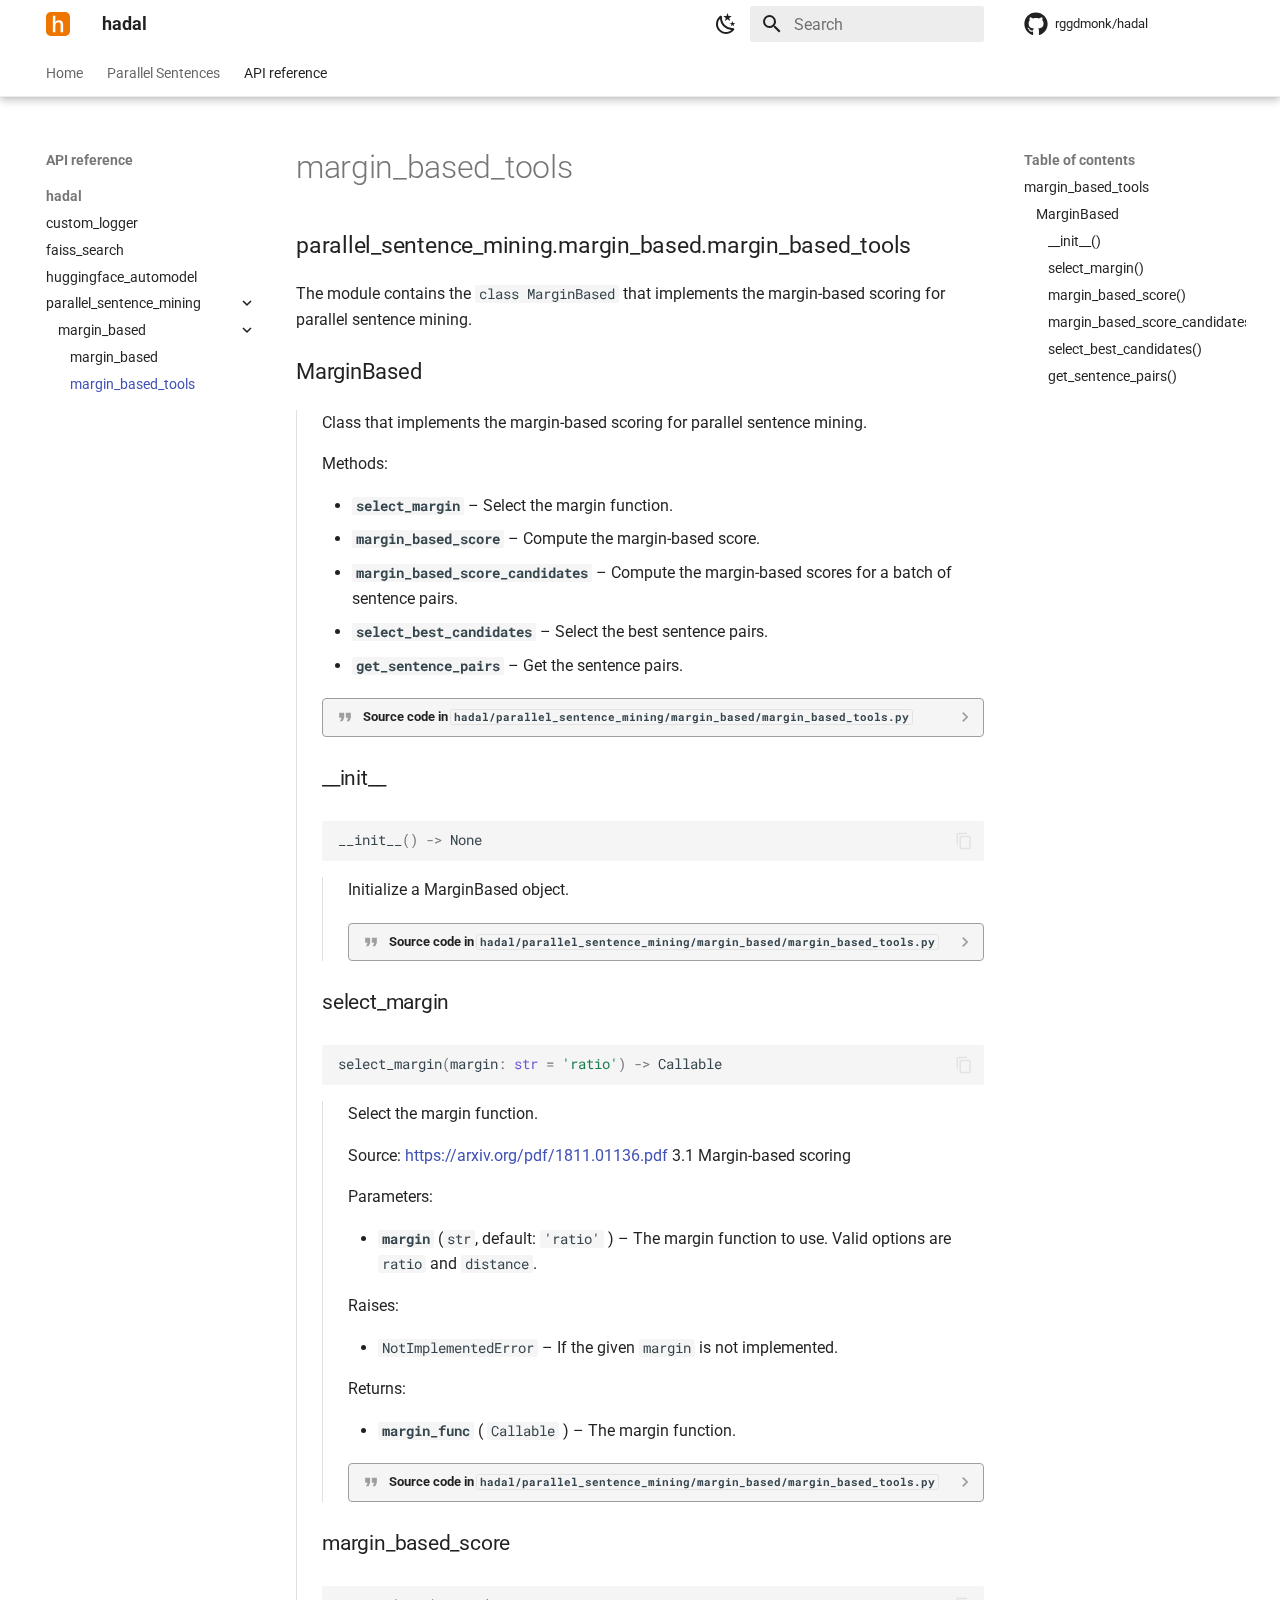
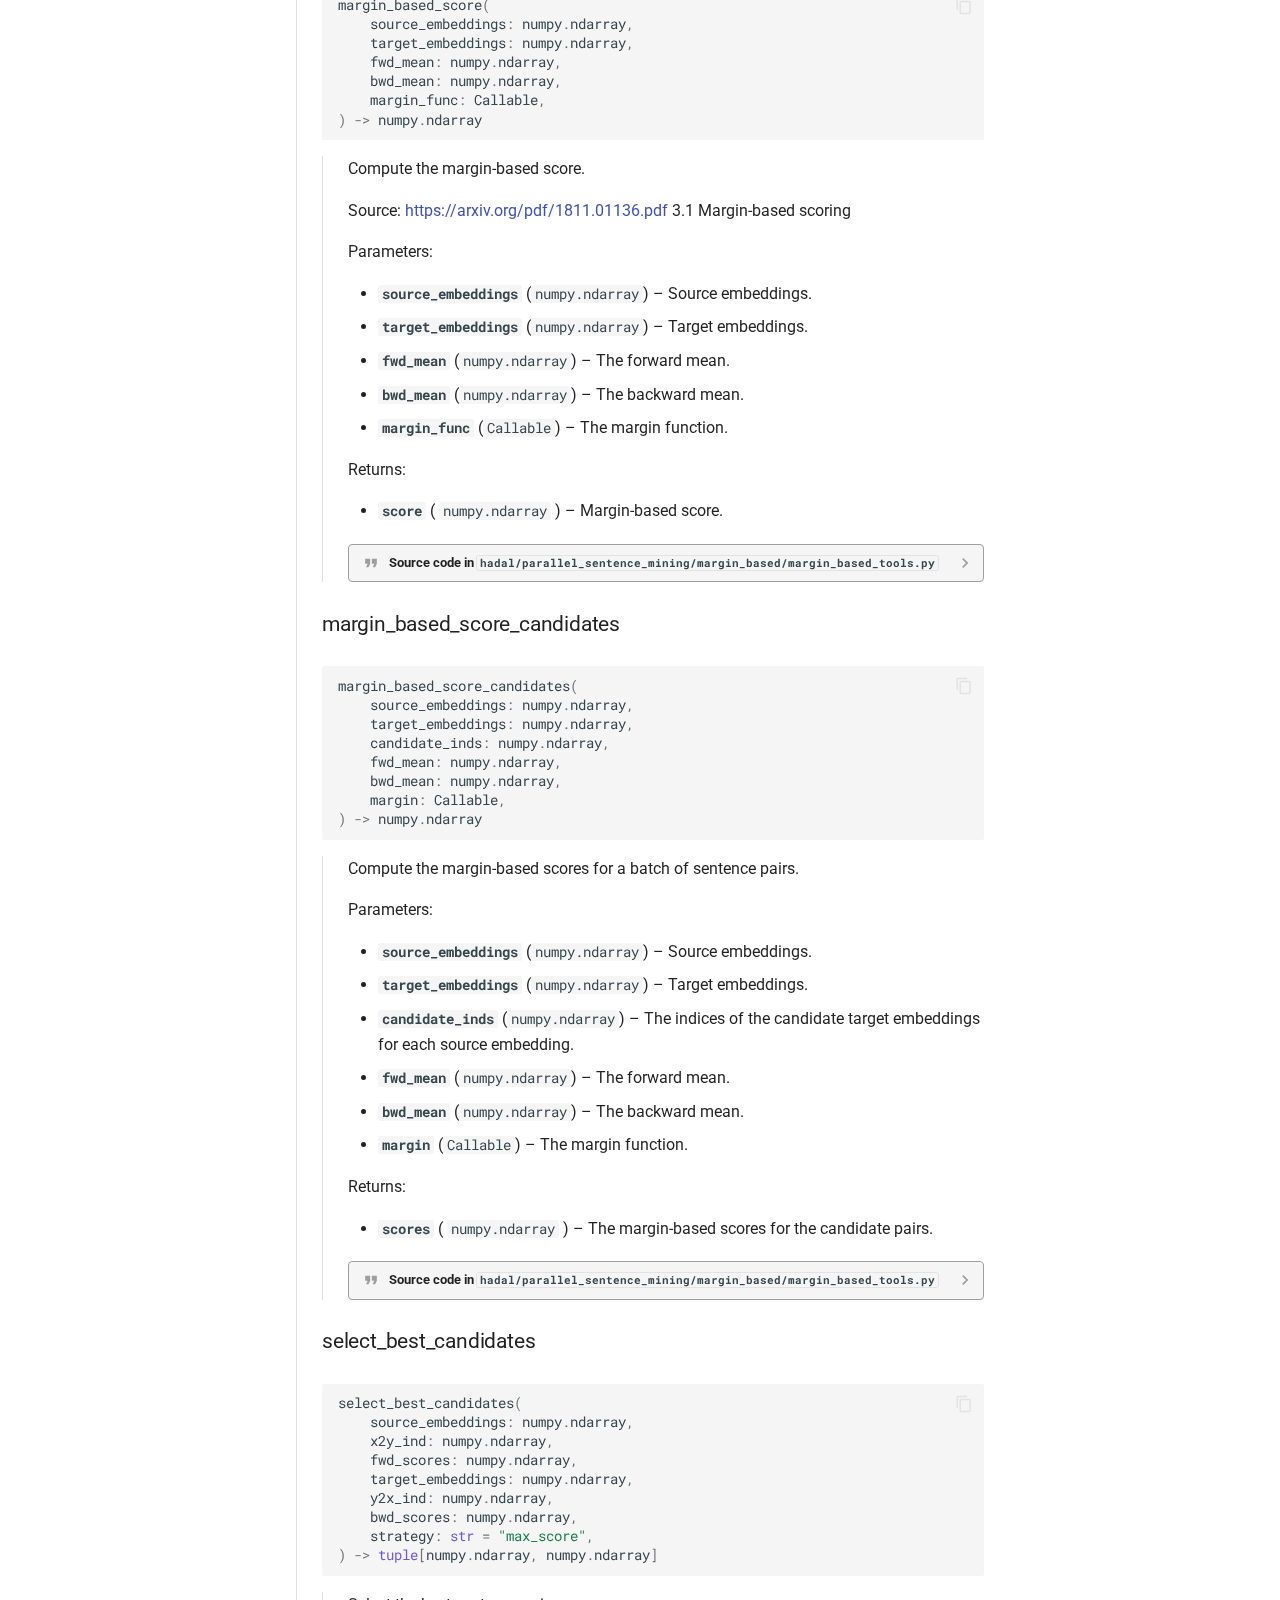
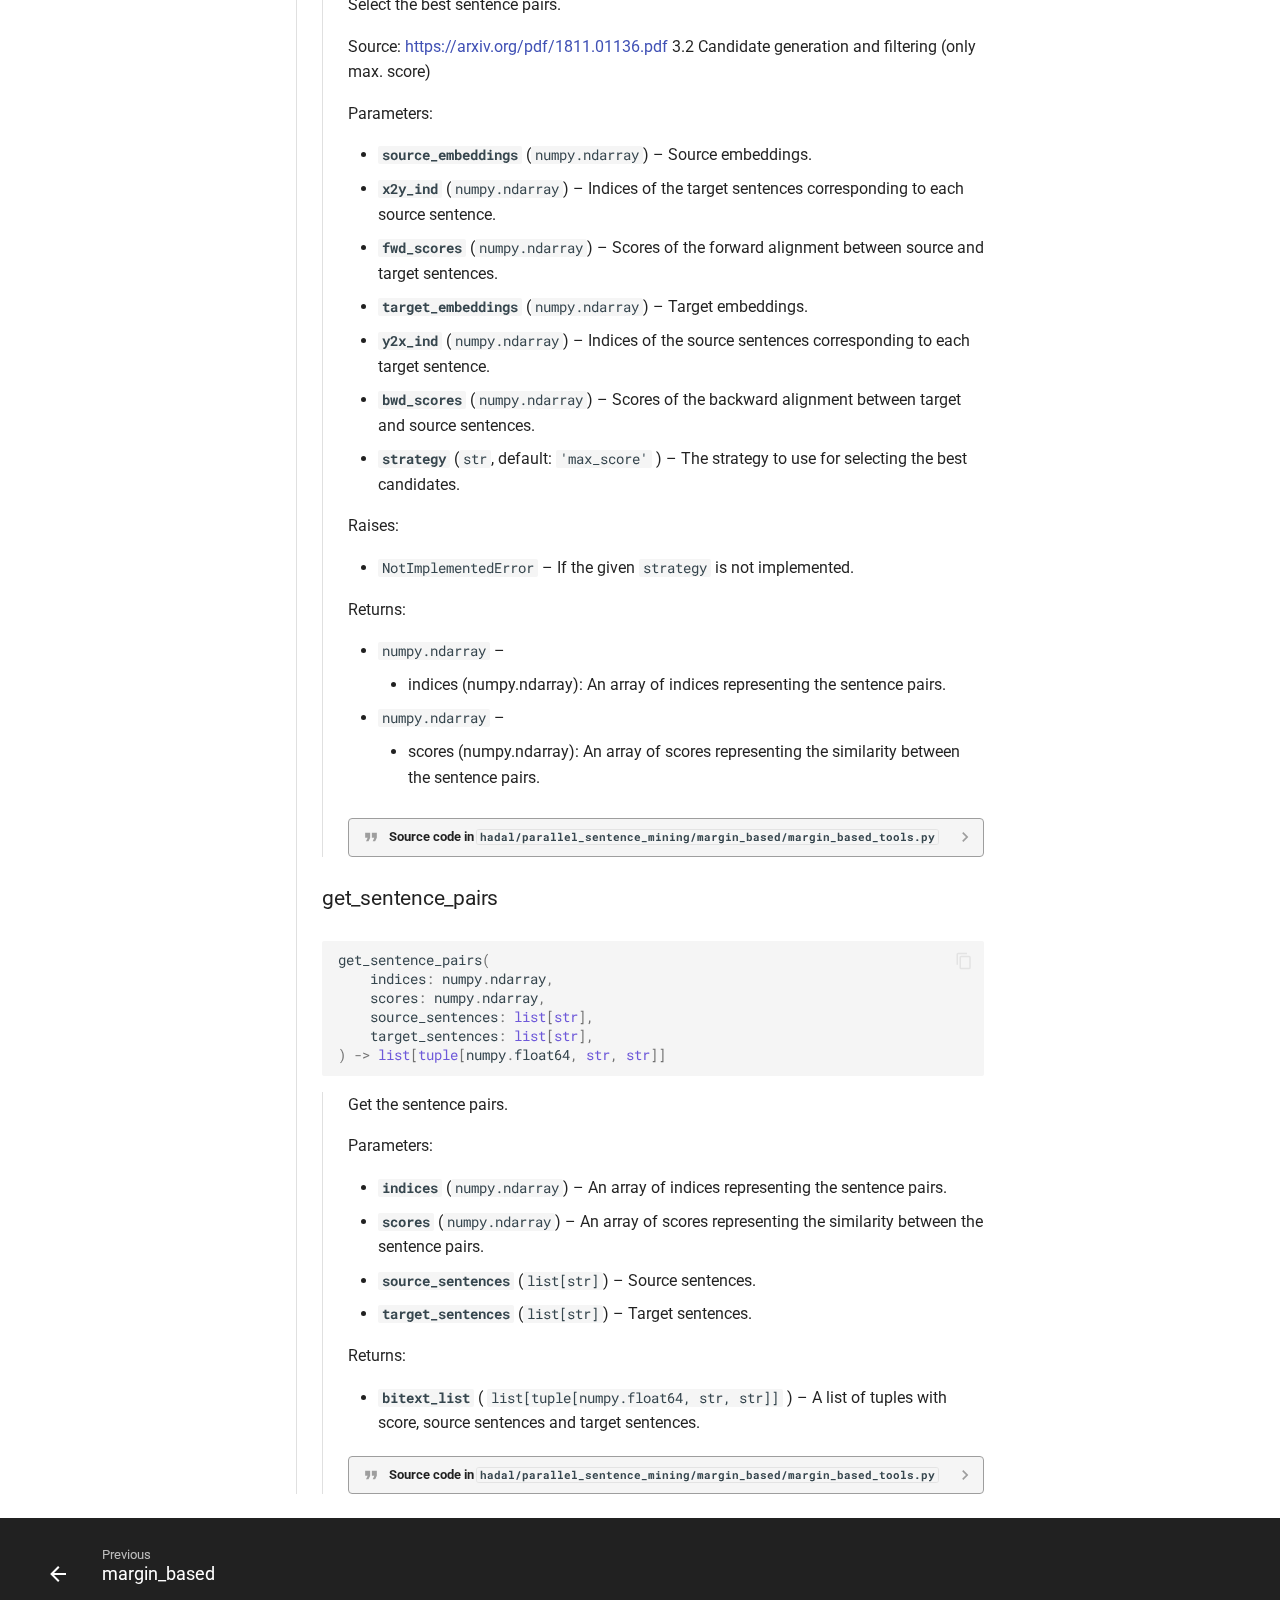
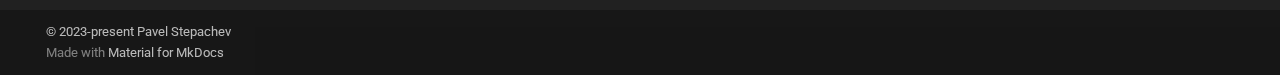
<file: api_reference/parallel_sentence_mining/margin_based/margin_based_tools/index.html>
<!doctype html>
<html lang="en" class="no-js">
  <head>
    
      <meta charset="utf-8">
      <meta name="viewport" content="width=device-width,initial-scale=1">
      
        <meta name="description" content="A simple and eﬀicient tool for mining and aligning sentences with pre-trained models.">
      
      
        <meta name="author" content="Pavel Stepachev">
      
      
      
        <link rel="prev" href="../margin_based/">
      
      
      
      <link rel="icon" href="../../../../assets_img/hadal_logo.svg">
      <meta name="generator" content="mkdocs-1.5.3, mkdocs-material-9.4.8">
    
    
      
        <title>margin_based_tools - hadal</title>
      
    
    
      <link rel="stylesheet" href="../../../../assets/stylesheets/main.4b4a2bd9.min.css">
      
        
        <link rel="stylesheet" href="../../../../assets/stylesheets/palette.356b1318.min.css">
      
      

  
  
  
  
  <style>:root{--md-annotation-icon:url('data:image/svg+xml;charset=utf-8,<svg xmlns="http://www.w3.org/2000/svg" viewBox="0 0 24 24"><path d="M6 13v-2h8l-3.5-3.5 1.42-1.42L17.84 12l-5.92 5.92-1.42-1.42L14 13H6m16-1a10 10 0 0 1-10 10A10 10 0 0 1 2 12 10 10 0 0 1 12 2a10 10 0 0 1 10 10m-2 0a8 8 0 0 0-8-8 8 8 0 0 0-8 8 8 8 0 0 0 8 8 8 8 0 0 0 8-8Z"/></svg>');}</style>


    
    
      
    
    
      
        
        
        <link rel="preconnect" href="https://fonts.gstatic.com" crossorigin>
        <link rel="stylesheet" href="https://fonts.googleapis.com/css?family=Roboto:300,300i,400,400i,700,700i%7CRoboto+Mono:400,400i,700,700i&display=fallback">
        <style>:root{--md-text-font:"Roboto";--md-code-font:"Roboto Mono"}</style>
      
    
    
      <link rel="stylesheet" href="../../../../assets/_mkdocstrings.css">
    
      <link rel="stylesheet" href="../../../../stylesheets/extra.css">
    
    <script>__md_scope=new URL("../../../..",location),__md_hash=e=>[...e].reduce((e,_)=>(e<<5)-e+_.charCodeAt(0),0),__md_get=(e,_=localStorage,t=__md_scope)=>JSON.parse(_.getItem(t.pathname+"."+e)),__md_set=(e,_,t=localStorage,a=__md_scope)=>{try{t.setItem(a.pathname+"."+e,JSON.stringify(_))}catch(e){}}</script>
    
      

    
    
    
  </head>
  
  
    
    
      
    
    
    
    
    <body dir="ltr" data-md-color-scheme="default" data-md-color-primary="white" data-md-color-accent="deep-orange">
  
    
    
      <script>var palette=__md_get("__palette");if(palette&&"object"==typeof palette.color)for(var key of Object.keys(palette.color))document.body.setAttribute("data-md-color-"+key,palette.color[key])</script>
    
    <input class="md-toggle" data-md-toggle="drawer" type="checkbox" id="__drawer" autocomplete="off">
    <input class="md-toggle" data-md-toggle="search" type="checkbox" id="__search" autocomplete="off">
    <label class="md-overlay" for="__drawer"></label>
    <div data-md-component="skip">
      
        
        <a href="#parallel_sentence_mining.margin_based.margin_based_tools" class="md-skip">
          Skip to content
        </a>
      
    </div>
    <div data-md-component="announce">
      
    </div>
    
    
      

  

<header class="md-header md-header--shadow md-header--lifted" data-md-component="header">
  <nav class="md-header__inner md-grid" aria-label="Header">
    <a href="../../../.." title="hadal" class="md-header__button md-logo" aria-label="hadal" data-md-component="logo">
      
  <img src="../../../../assets_img/hadal_logo.svg" alt="logo">

    </a>
    <label class="md-header__button md-icon" for="__drawer">
      
      <svg xmlns="http://www.w3.org/2000/svg" viewBox="0 0 24 24"><path d="M3 6h18v2H3V6m0 5h18v2H3v-2m0 5h18v2H3v-2Z"/></svg>
    </label>
    <div class="md-header__title" data-md-component="header-title">
      <div class="md-header__ellipsis">
        <div class="md-header__topic">
          <span class="md-ellipsis">
            hadal
          </span>
        </div>
        <div class="md-header__topic" data-md-component="header-topic">
          <span class="md-ellipsis">
            
              margin_based_tools
            
          </span>
        </div>
      </div>
    </div>
    
      
        <form class="md-header__option" data-md-component="palette">
  
    
    
    
    <input class="md-option" data-md-color-media="" data-md-color-scheme="default" data-md-color-primary="white" data-md-color-accent="deep-orange"  aria-label="Switch to dark mode"  type="radio" name="__palette" id="__palette_1">
    
      <label class="md-header__button md-icon" title="Switch to dark mode" for="__palette_2" hidden>
        <svg xmlns="http://www.w3.org/2000/svg" viewBox="0 0 24 24"><path d="m17.75 4.09-2.53 1.94.91 3.06-2.63-1.81-2.63 1.81.91-3.06-2.53-1.94L12.44 4l1.06-3 1.06 3 3.19.09m3.5 6.91-1.64 1.25.59 1.98-1.7-1.17-1.7 1.17.59-1.98L15.75 11l2.06-.05L18.5 9l.69 1.95 2.06.05m-2.28 4.95c.83-.08 1.72 1.1 1.19 1.85-.32.45-.66.87-1.08 1.27C15.17 23 8.84 23 4.94 19.07c-3.91-3.9-3.91-10.24 0-14.14.4-.4.82-.76 1.27-1.08.75-.53 1.93.36 1.85 1.19-.27 2.86.69 5.83 2.89 8.02a9.96 9.96 0 0 0 8.02 2.89m-1.64 2.02a12.08 12.08 0 0 1-7.8-3.47c-2.17-2.19-3.33-5-3.49-7.82-2.81 3.14-2.7 7.96.31 10.98 3.02 3.01 7.84 3.12 10.98.31Z"/></svg>
      </label>
    
  
    
    
    
    <input class="md-option" data-md-color-media="" data-md-color-scheme="slate" data-md-color-primary="black" data-md-color-accent="deep-orange"  aria-label="Switch to light mode"  type="radio" name="__palette" id="__palette_2">
    
      <label class="md-header__button md-icon" title="Switch to light mode" for="__palette_1" hidden>
        <svg xmlns="http://www.w3.org/2000/svg" viewBox="0 0 24 24"><path d="M12 7a5 5 0 0 1 5 5 5 5 0 0 1-5 5 5 5 0 0 1-5-5 5 5 0 0 1 5-5m0 2a3 3 0 0 0-3 3 3 3 0 0 0 3 3 3 3 0 0 0 3-3 3 3 0 0 0-3-3m0-7 2.39 3.42C13.65 5.15 12.84 5 12 5c-.84 0-1.65.15-2.39.42L12 2M3.34 7l4.16-.35A7.2 7.2 0 0 0 5.94 8.5c-.44.74-.69 1.5-.83 2.29L3.34 7m.02 10 1.76-3.77a7.131 7.131 0 0 0 2.38 4.14L3.36 17M20.65 7l-1.77 3.79a7.023 7.023 0 0 0-2.38-4.15l4.15.36m-.01 10-4.14.36c.59-.51 1.12-1.14 1.54-1.86.42-.73.69-1.5.83-2.29L20.64 17M12 22l-2.41-3.44c.74.27 1.55.44 2.41.44.82 0 1.63-.17 2.37-.44L12 22Z"/></svg>
      </label>
    
  
</form>
      
    
    
    
      <label class="md-header__button md-icon" for="__search">
        
        <svg xmlns="http://www.w3.org/2000/svg" viewBox="0 0 24 24"><path d="M9.5 3A6.5 6.5 0 0 1 16 9.5c0 1.61-.59 3.09-1.56 4.23l.27.27h.79l5 5-1.5 1.5-5-5v-.79l-.27-.27A6.516 6.516 0 0 1 9.5 16 6.5 6.5 0 0 1 3 9.5 6.5 6.5 0 0 1 9.5 3m0 2C7 5 5 7 5 9.5S7 14 9.5 14 14 12 14 9.5 12 5 9.5 5Z"/></svg>
      </label>
      <div class="md-search" data-md-component="search" role="dialog">
  <label class="md-search__overlay" for="__search"></label>
  <div class="md-search__inner" role="search">
    <form class="md-search__form" name="search">
      <input type="text" class="md-search__input" name="query" aria-label="Search" placeholder="Search" autocapitalize="off" autocorrect="off" autocomplete="off" spellcheck="false" data-md-component="search-query" required>
      <label class="md-search__icon md-icon" for="__search">
        
        <svg xmlns="http://www.w3.org/2000/svg" viewBox="0 0 24 24"><path d="M9.5 3A6.5 6.5 0 0 1 16 9.5c0 1.61-.59 3.09-1.56 4.23l.27.27h.79l5 5-1.5 1.5-5-5v-.79l-.27-.27A6.516 6.516 0 0 1 9.5 16 6.5 6.5 0 0 1 3 9.5 6.5 6.5 0 0 1 9.5 3m0 2C7 5 5 7 5 9.5S7 14 9.5 14 14 12 14 9.5 12 5 9.5 5Z"/></svg>
        
        <svg xmlns="http://www.w3.org/2000/svg" viewBox="0 0 24 24"><path d="M20 11v2H8l5.5 5.5-1.42 1.42L4.16 12l7.92-7.92L13.5 5.5 8 11h12Z"/></svg>
      </label>
      <nav class="md-search__options" aria-label="Search">
        
        <button type="reset" class="md-search__icon md-icon" title="Clear" aria-label="Clear" tabindex="-1">
          
          <svg xmlns="http://www.w3.org/2000/svg" viewBox="0 0 24 24"><path d="M19 6.41 17.59 5 12 10.59 6.41 5 5 6.41 10.59 12 5 17.59 6.41 19 12 13.41 17.59 19 19 17.59 13.41 12 19 6.41Z"/></svg>
        </button>
      </nav>
      
        <div class="md-search__suggest" data-md-component="search-suggest"></div>
      
    </form>
    <div class="md-search__output">
      <div class="md-search__scrollwrap" data-md-scrollfix>
        <div class="md-search-result" data-md-component="search-result">
          <div class="md-search-result__meta">
            Initializing search
          </div>
          <ol class="md-search-result__list" role="presentation"></ol>
        </div>
      </div>
    </div>
  </div>
</div>
    
    
      <div class="md-header__source">
        <a href="https://github.com/rggdmonk/hadal" title="Go to repository" class="md-source" data-md-component="source">
  <div class="md-source__icon md-icon">
    
    <svg xmlns="http://www.w3.org/2000/svg" viewBox="0 0 496 512"><!--! Font Awesome Free 6.4.2 by @fontawesome - https://fontawesome.com License - https://fontawesome.com/license/free (Icons: CC BY 4.0, Fonts: SIL OFL 1.1, Code: MIT License) Copyright 2023 Fonticons, Inc.--><path d="M165.9 397.4c0 2-2.3 3.6-5.2 3.6-3.3.3-5.6-1.3-5.6-3.6 0-2 2.3-3.6 5.2-3.6 3-.3 5.6 1.3 5.6 3.6zm-31.1-4.5c-.7 2 1.3 4.3 4.3 4.9 2.6 1 5.6 0 6.2-2s-1.3-4.3-4.3-5.2c-2.6-.7-5.5.3-6.2 2.3zm44.2-1.7c-2.9.7-4.9 2.6-4.6 4.9.3 2 2.9 3.3 5.9 2.6 2.9-.7 4.9-2.6 4.6-4.6-.3-1.9-3-3.2-5.9-2.9zM244.8 8C106.1 8 0 113.3 0 252c0 110.9 69.8 205.8 169.5 239.2 12.8 2.3 17.3-5.6 17.3-12.1 0-6.2-.3-40.4-.3-61.4 0 0-70 15-84.7-29.8 0 0-11.4-29.1-27.8-36.6 0 0-22.9-15.7 1.6-15.4 0 0 24.9 2 38.6 25.8 21.9 38.6 58.6 27.5 72.9 20.9 2.3-16 8.8-27.1 16-33.7-55.9-6.2-112.3-14.3-112.3-110.5 0-27.5 7.6-41.3 23.6-58.9-2.6-6.5-11.1-33.3 2.6-67.9 20.9-6.5 69 27 69 27 20-5.6 41.5-8.5 62.8-8.5s42.8 2.9 62.8 8.5c0 0 48.1-33.6 69-27 13.7 34.7 5.2 61.4 2.6 67.9 16 17.7 25.8 31.5 25.8 58.9 0 96.5-58.9 104.2-114.8 110.5 9.2 7.9 17 22.9 17 46.4 0 33.7-.3 75.4-.3 83.6 0 6.5 4.6 14.4 17.3 12.1C428.2 457.8 496 362.9 496 252 496 113.3 383.5 8 244.8 8zM97.2 352.9c-1.3 1-1 3.3.7 5.2 1.6 1.6 3.9 2.3 5.2 1 1.3-1 1-3.3-.7-5.2-1.6-1.6-3.9-2.3-5.2-1zm-10.8-8.1c-.7 1.3.3 2.9 2.3 3.9 1.6 1 3.6.7 4.3-.7.7-1.3-.3-2.9-2.3-3.9-2-.6-3.6-.3-4.3.7zm32.4 35.6c-1.6 1.3-1 4.3 1.3 6.2 2.3 2.3 5.2 2.6 6.5 1 1.3-1.3.7-4.3-1.3-6.2-2.2-2.3-5.2-2.6-6.5-1zm-11.4-14.7c-1.6 1-1.6 3.6 0 5.9 1.6 2.3 4.3 3.3 5.6 2.3 1.6-1.3 1.6-3.9 0-6.2-1.4-2.3-4-3.3-5.6-2z"/></svg>
  </div>
  <div class="md-source__repository">
    rggdmonk/hadal
  </div>
</a>
      </div>
    
  </nav>
  
    
      
<nav class="md-tabs" aria-label="Tabs" data-md-component="tabs">
  <div class="md-grid">
    <ul class="md-tabs__list">
      
        
  
  
  
    
    
      <li class="md-tabs__item">
        <a href="../../../.." class="md-tabs__link">
          
  
  Home

        </a>
      </li>
    
  

      
        
  
  
  
    <li class="md-tabs__item">
      <a href="../../../../parallel_text/" class="md-tabs__link">
        
  
    
  
  Parallel Sentences

      </a>
    </li>
  

      
        
  
  
    
  
  
    
    
      
  
  
    
  
  
    
    
      <li class="md-tabs__item md-tabs__item--active">
        <a href="../../../custom_logger/" class="md-tabs__link">
          
  
  API reference

        </a>
      </li>
    
  

    
  

      
    </ul>
  </div>
</nav>
    
  
</header>
    
    <div class="md-container" data-md-component="container">
      
      
        
      
      <main class="md-main" data-md-component="main">
        <div class="md-main__inner md-grid">
          
            
              
              <div class="md-sidebar md-sidebar--primary" data-md-component="sidebar" data-md-type="navigation" >
                <div class="md-sidebar__scrollwrap">
                  <div class="md-sidebar__inner">
                    


  


<nav class="md-nav md-nav--primary md-nav--lifted" aria-label="Navigation" data-md-level="0">
  <label class="md-nav__title" for="__drawer">
    <a href="../../../.." title="hadal" class="md-nav__button md-logo" aria-label="hadal" data-md-component="logo">
      
  <img src="../../../../assets_img/hadal_logo.svg" alt="logo">

    </a>
    hadal
  </label>
  
    <div class="md-nav__source">
      <a href="https://github.com/rggdmonk/hadal" title="Go to repository" class="md-source" data-md-component="source">
  <div class="md-source__icon md-icon">
    
    <svg xmlns="http://www.w3.org/2000/svg" viewBox="0 0 496 512"><!--! Font Awesome Free 6.4.2 by @fontawesome - https://fontawesome.com License - https://fontawesome.com/license/free (Icons: CC BY 4.0, Fonts: SIL OFL 1.1, Code: MIT License) Copyright 2023 Fonticons, Inc.--><path d="M165.9 397.4c0 2-2.3 3.6-5.2 3.6-3.3.3-5.6-1.3-5.6-3.6 0-2 2.3-3.6 5.2-3.6 3-.3 5.6 1.3 5.6 3.6zm-31.1-4.5c-.7 2 1.3 4.3 4.3 4.9 2.6 1 5.6 0 6.2-2s-1.3-4.3-4.3-5.2c-2.6-.7-5.5.3-6.2 2.3zm44.2-1.7c-2.9.7-4.9 2.6-4.6 4.9.3 2 2.9 3.3 5.9 2.6 2.9-.7 4.9-2.6 4.6-4.6-.3-1.9-3-3.2-5.9-2.9zM244.8 8C106.1 8 0 113.3 0 252c0 110.9 69.8 205.8 169.5 239.2 12.8 2.3 17.3-5.6 17.3-12.1 0-6.2-.3-40.4-.3-61.4 0 0-70 15-84.7-29.8 0 0-11.4-29.1-27.8-36.6 0 0-22.9-15.7 1.6-15.4 0 0 24.9 2 38.6 25.8 21.9 38.6 58.6 27.5 72.9 20.9 2.3-16 8.8-27.1 16-33.7-55.9-6.2-112.3-14.3-112.3-110.5 0-27.5 7.6-41.3 23.6-58.9-2.6-6.5-11.1-33.3 2.6-67.9 20.9-6.5 69 27 69 27 20-5.6 41.5-8.5 62.8-8.5s42.8 2.9 62.8 8.5c0 0 48.1-33.6 69-27 13.7 34.7 5.2 61.4 2.6 67.9 16 17.7 25.8 31.5 25.8 58.9 0 96.5-58.9 104.2-114.8 110.5 9.2 7.9 17 22.9 17 46.4 0 33.7-.3 75.4-.3 83.6 0 6.5 4.6 14.4 17.3 12.1C428.2 457.8 496 362.9 496 252 496 113.3 383.5 8 244.8 8zM97.2 352.9c-1.3 1-1 3.3.7 5.2 1.6 1.6 3.9 2.3 5.2 1 1.3-1 1-3.3-.7-5.2-1.6-1.6-3.9-2.3-5.2-1zm-10.8-8.1c-.7 1.3.3 2.9 2.3 3.9 1.6 1 3.6.7 4.3-.7.7-1.3-.3-2.9-2.3-3.9-2-.6-3.6-.3-4.3.7zm32.4 35.6c-1.6 1.3-1 4.3 1.3 6.2 2.3 2.3 5.2 2.6 6.5 1 1.3-1.3.7-4.3-1.3-6.2-2.2-2.3-5.2-2.6-6.5-1zm-11.4-14.7c-1.6 1-1.6 3.6 0 5.9 1.6 2.3 4.3 3.3 5.6 2.3 1.6-1.3 1.6-3.9 0-6.2-1.4-2.3-4-3.3-5.6-2z"/></svg>
  </div>
  <div class="md-source__repository">
    rggdmonk/hadal
  </div>
</a>
    </div>
  
  <ul class="md-nav__list" data-md-scrollfix>
    
      
      
  
  
  
    
    
    
    
    
      
      
    
    <li class="md-nav__item md-nav__item--section md-nav__item--nested">
      
        
        
        
          
        
        <input class="md-nav__toggle md-toggle md-toggle--indeterminate" type="checkbox" id="__nav_1" >
        
          
          <label class="md-nav__link" for="__nav_1" id="__nav_1_label" tabindex="">
            
  
  <span class="md-ellipsis">
    Home
  </span>
  

            <span class="md-nav__icon md-icon"></span>
          </label>
        
        <nav class="md-nav" data-md-level="1" aria-labelledby="__nav_1_label" aria-expanded="false">
          <label class="md-nav__title" for="__nav_1">
            <span class="md-nav__icon md-icon"></span>
            Home
          </label>
          <ul class="md-nav__list" data-md-scrollfix>
            
              
                
  
  
  
    <li class="md-nav__item">
      <a href="../../../.." class="md-nav__link">
        
  
  <span class="md-ellipsis">
    About
  </span>
  

      </a>
    </li>
  

              
            
              
                
  
  
  
    <li class="md-nav__item">
      <a href="../../../../installation/" class="md-nav__link">
        
  
  <span class="md-ellipsis">
    Installation
  </span>
  

      </a>
    </li>
  

              
            
          </ul>
        </nav>
      
    </li>
  

    
      
      
  
  
  
    
    
    
    
    
      
      
    
    <li class="md-nav__item md-nav__item--section md-nav__item--nested">
      
        
        
        
          
        
        <input class="md-nav__toggle md-toggle md-toggle--indeterminate" type="checkbox" id="__nav_2" >
        
          
          
          <div class="md-nav__link md-nav__container">
            <a href="../../../../parallel_text/" class="md-nav__link ">
              
  
  <span class="md-ellipsis">
    Parallel Sentences
  </span>
  

            </a>
            
              
              <label class="md-nav__link " for="__nav_2" id="__nav_2_label" tabindex="">
                <span class="md-nav__icon md-icon"></span>
              </label>
            
          </div>
        
        <nav class="md-nav" data-md-level="1" aria-labelledby="__nav_2_label" aria-expanded="false">
          <label class="md-nav__title" for="__nav_2">
            <span class="md-nav__icon md-icon"></span>
            Parallel Sentences
          </label>
          <ul class="md-nav__list" data-md-scrollfix>
            
              
                
  
  
  
    <li class="md-nav__item">
      <a href="../../../../parallel_sentence_mining/margin_based/" class="md-nav__link">
        
  
  <span class="md-ellipsis">
    Margin-based
  </span>
  

      </a>
    </li>
  

              
            
          </ul>
        </nav>
      
    </li>
  

    
      
      
  
  
    
  
  
    
    
    
    
    
      
      
    
    <li class="md-nav__item md-nav__item--active md-nav__item--section md-nav__item--nested">
      
        
        
        
        <input class="md-nav__toggle md-toggle " type="checkbox" id="__nav_3" checked>
        
          
          <label class="md-nav__link" for="__nav_3" id="__nav_3_label" tabindex="">
            
  
  <span class="md-ellipsis">
    API reference
  </span>
  

            <span class="md-nav__icon md-icon"></span>
          </label>
        
        <nav class="md-nav" data-md-level="1" aria-labelledby="__nav_3_label" aria-expanded="true">
          <label class="md-nav__title" for="__nav_3">
            <span class="md-nav__icon md-icon"></span>
            API reference
          </label>
          <ul class="md-nav__list" data-md-scrollfix>
            
              
                
  
  
    
  
  
    
    
    
    
    
      
      
    
    <li class="md-nav__item md-nav__item--active md-nav__item--section md-nav__item--nested">
      
        
        
        
        <input class="md-nav__toggle md-toggle " type="checkbox" id="__nav_3_1" checked>
        
          
          <label class="md-nav__link" for="__nav_3_1" id="__nav_3_1_label" tabindex="">
            
  
  <span class="md-ellipsis">
    hadal
  </span>
  

            <span class="md-nav__icon md-icon"></span>
          </label>
        
        <nav class="md-nav" data-md-level="2" aria-labelledby="__nav_3_1_label" aria-expanded="true">
          <label class="md-nav__title" for="__nav_3_1">
            <span class="md-nav__icon md-icon"></span>
            hadal
          </label>
          <ul class="md-nav__list" data-md-scrollfix>
            
              
                
  
  
  
    <li class="md-nav__item">
      <a href="../../../custom_logger/" class="md-nav__link">
        
  
  <span class="md-ellipsis">
    custom_logger
  </span>
  

      </a>
    </li>
  

              
            
              
                
  
  
  
    <li class="md-nav__item">
      <a href="../../../faiss_search/" class="md-nav__link">
        
  
  <span class="md-ellipsis">
    faiss_search
  </span>
  

      </a>
    </li>
  

              
            
              
                
  
  
  
    <li class="md-nav__item">
      <a href="../../../huggingface_automodel/" class="md-nav__link">
        
  
  <span class="md-ellipsis">
    huggingface_automodel
  </span>
  

      </a>
    </li>
  

              
            
              
                
  
  
    
  
  
    
    
    
    
    
    <li class="md-nav__item md-nav__item--active md-nav__item--nested">
      
        
        
        
        <input class="md-nav__toggle md-toggle " type="checkbox" id="__nav_3_1_4" checked>
        
          
          <label class="md-nav__link" for="__nav_3_1_4" id="__nav_3_1_4_label" tabindex="0">
            
  
  <span class="md-ellipsis">
    parallel_sentence_mining
  </span>
  

            <span class="md-nav__icon md-icon"></span>
          </label>
        
        <nav class="md-nav" data-md-level="3" aria-labelledby="__nav_3_1_4_label" aria-expanded="true">
          <label class="md-nav__title" for="__nav_3_1_4">
            <span class="md-nav__icon md-icon"></span>
            parallel_sentence_mining
          </label>
          <ul class="md-nav__list" data-md-scrollfix>
            
              
                
  
  
    
  
  
    
    
    
    
    
    <li class="md-nav__item md-nav__item--active md-nav__item--nested">
      
        
        
        
        <input class="md-nav__toggle md-toggle " type="checkbox" id="__nav_3_1_4_1" checked>
        
          
          <label class="md-nav__link" for="__nav_3_1_4_1" id="__nav_3_1_4_1_label" tabindex="0">
            
  
  <span class="md-ellipsis">
    margin_based
  </span>
  

            <span class="md-nav__icon md-icon"></span>
          </label>
        
        <nav class="md-nav" data-md-level="4" aria-labelledby="__nav_3_1_4_1_label" aria-expanded="true">
          <label class="md-nav__title" for="__nav_3_1_4_1">
            <span class="md-nav__icon md-icon"></span>
            margin_based
          </label>
          <ul class="md-nav__list" data-md-scrollfix>
            
              
                
  
  
  
    <li class="md-nav__item">
      <a href="../margin_based/" class="md-nav__link">
        
  
  <span class="md-ellipsis">
    margin_based
  </span>
  

      </a>
    </li>
  

              
            
              
                
  
  
    
  
  
    <li class="md-nav__item md-nav__item--active">
      
      <input class="md-nav__toggle md-toggle" type="checkbox" id="__toc">
      
      
      
        <label class="md-nav__link md-nav__link--active" for="__toc">
          
  
  <span class="md-ellipsis">
    margin_based_tools
  </span>
  

          <span class="md-nav__icon md-icon"></span>
        </label>
      
      <a href="./" class="md-nav__link md-nav__link--active">
        
  
  <span class="md-ellipsis">
    margin_based_tools
  </span>
  

      </a>
      
        

<nav class="md-nav md-nav--secondary" aria-label="Table of contents">
  
  
  
  
    <label class="md-nav__title" for="__toc">
      <span class="md-nav__icon md-icon"></span>
      Table of contents
    </label>
    <ul class="md-nav__list" data-md-component="toc" data-md-scrollfix>
      
        <li class="md-nav__item">
  <a href="#parallel_sentence_mining.margin_based.margin_based_tools" class="md-nav__link">
    margin_based_tools
  </a>
  
    <nav class="md-nav" aria-label="margin_based_tools">
      <ul class="md-nav__list">
        
          <li class="md-nav__item">
  <a href="#parallel_sentence_mining.margin_based.margin_based_tools.MarginBased" class="md-nav__link">
    MarginBased
  </a>
  
    <nav class="md-nav" aria-label="MarginBased">
      <ul class="md-nav__list">
        
          <li class="md-nav__item">
  <a href="#parallel_sentence_mining.margin_based.margin_based_tools.MarginBased.__init__" class="md-nav__link">
    __init__()
  </a>
  
</li>
        
          <li class="md-nav__item">
  <a href="#parallel_sentence_mining.margin_based.margin_based_tools.MarginBased.select_margin" class="md-nav__link">
    select_margin()
  </a>
  
</li>
        
          <li class="md-nav__item">
  <a href="#parallel_sentence_mining.margin_based.margin_based_tools.MarginBased.margin_based_score" class="md-nav__link">
    margin_based_score()
  </a>
  
</li>
        
          <li class="md-nav__item">
  <a href="#parallel_sentence_mining.margin_based.margin_based_tools.MarginBased.margin_based_score_candidates" class="md-nav__link">
    margin_based_score_candidates()
  </a>
  
</li>
        
          <li class="md-nav__item">
  <a href="#parallel_sentence_mining.margin_based.margin_based_tools.MarginBased.select_best_candidates" class="md-nav__link">
    select_best_candidates()
  </a>
  
</li>
        
          <li class="md-nav__item">
  <a href="#parallel_sentence_mining.margin_based.margin_based_tools.MarginBased.get_sentence_pairs" class="md-nav__link">
    get_sentence_pairs()
  </a>
  
</li>
        
      </ul>
    </nav>
  
</li>
        
      </ul>
    </nav>
  
</li>
      
    </ul>
  
</nav>
      
    </li>
  

              
            
          </ul>
        </nav>
      
    </li>
  

              
            
          </ul>
        </nav>
      
    </li>
  

              
            
          </ul>
        </nav>
      
    </li>
  

              
            
          </ul>
        </nav>
      
    </li>
  

    
  </ul>
</nav>
                  </div>
                </div>
              </div>
            
            
              
              <div class="md-sidebar md-sidebar--secondary" data-md-component="sidebar" data-md-type="toc" >
                <div class="md-sidebar__scrollwrap">
                  <div class="md-sidebar__inner">
                    

<nav class="md-nav md-nav--secondary" aria-label="Table of contents">
  
  
  
  
    <label class="md-nav__title" for="__toc">
      <span class="md-nav__icon md-icon"></span>
      Table of contents
    </label>
    <ul class="md-nav__list" data-md-component="toc" data-md-scrollfix>
      
        <li class="md-nav__item">
  <a href="#parallel_sentence_mining.margin_based.margin_based_tools" class="md-nav__link">
    margin_based_tools
  </a>
  
    <nav class="md-nav" aria-label="margin_based_tools">
      <ul class="md-nav__list">
        
          <li class="md-nav__item">
  <a href="#parallel_sentence_mining.margin_based.margin_based_tools.MarginBased" class="md-nav__link">
    MarginBased
  </a>
  
    <nav class="md-nav" aria-label="MarginBased">
      <ul class="md-nav__list">
        
          <li class="md-nav__item">
  <a href="#parallel_sentence_mining.margin_based.margin_based_tools.MarginBased.__init__" class="md-nav__link">
    __init__()
  </a>
  
</li>
        
          <li class="md-nav__item">
  <a href="#parallel_sentence_mining.margin_based.margin_based_tools.MarginBased.select_margin" class="md-nav__link">
    select_margin()
  </a>
  
</li>
        
          <li class="md-nav__item">
  <a href="#parallel_sentence_mining.margin_based.margin_based_tools.MarginBased.margin_based_score" class="md-nav__link">
    margin_based_score()
  </a>
  
</li>
        
          <li class="md-nav__item">
  <a href="#parallel_sentence_mining.margin_based.margin_based_tools.MarginBased.margin_based_score_candidates" class="md-nav__link">
    margin_based_score_candidates()
  </a>
  
</li>
        
          <li class="md-nav__item">
  <a href="#parallel_sentence_mining.margin_based.margin_based_tools.MarginBased.select_best_candidates" class="md-nav__link">
    select_best_candidates()
  </a>
  
</li>
        
          <li class="md-nav__item">
  <a href="#parallel_sentence_mining.margin_based.margin_based_tools.MarginBased.get_sentence_pairs" class="md-nav__link">
    get_sentence_pairs()
  </a>
  
</li>
        
      </ul>
    </nav>
  
</li>
        
      </ul>
    </nav>
  
</li>
      
    </ul>
  
</nav>
                  </div>
                </div>
              </div>
            
          
          
            <div class="md-content" data-md-component="content">
              <article class="md-content__inner md-typeset">
                
                  

  
  


  <h1>margin_based_tools</h1>

<div class="doc doc-object doc-module">




<h3 id="parallel_sentence_mining.margin_based.margin_based_tools" class="doc doc-heading">
          <span class="doc doc-object-name doc-module-name">parallel_sentence_mining.margin_based.margin_based_tools</span>


<a href="#parallel_sentence_mining.margin_based.margin_based_tools" class="headerlink" title="Permanent link">&para;</a></h3>

  <div class="doc doc-contents first">
  
      <p>The module contains the <code>class MarginBased</code> that implements the margin-based scoring for parallel sentence mining.</p>

  

  <div class="doc doc-children">








<div class="doc doc-object doc-class">




<h4 id="parallel_sentence_mining.margin_based.margin_based_tools.MarginBased" class="doc doc-heading">
          <span class="doc doc-object-name doc-class-name">MarginBased</span>


<a href="#parallel_sentence_mining.margin_based.margin_based_tools.MarginBased" class="headerlink" title="Permanent link">&para;</a></h4>


  <div class="doc doc-contents ">

  
      <p>Class that implements the margin-based scoring for parallel sentence mining.</p>



  <p>Methods:</p>
  <ul>
        <li class="field-body">
          <b><code>select_margin</code></b>
          –
          <div class="doc-md-description">
            <p>Select the margin function.</p>
          </div>
        </li>
        <li class="field-body">
          <b><code>margin_based_score</code></b>
          –
          <div class="doc-md-description">
            <p>Compute the margin-based score.</p>
          </div>
        </li>
        <li class="field-body">
          <b><code>margin_based_score_candidates</code></b>
          –
          <div class="doc-md-description">
            <p>Compute the margin-based scores for a batch of sentence pairs.</p>
          </div>
        </li>
        <li class="field-body">
          <b><code>select_best_candidates</code></b>
          –
          <div class="doc-md-description">
            <p>Select the best sentence pairs.</p>
          </div>
        </li>
        <li class="field-body">
          <b><code>get_sentence_pairs</code></b>
          –
          <div class="doc-md-description">
            <p>Get the sentence pairs.</p>
          </div>
        </li>
  </ul>

            <details class="quote">
              <summary>Source code in <code>hadal/parallel_sentence_mining/margin_based/margin_based_tools.py</code></summary>
              <div class="highlight"><table class="highlighttable"><tr><td class="linenos"><div class="linenodiv"><pre><span></span><span class="normal"><a href="#__codelineno-0-12"> 12</a></span>
<span class="normal"><a href="#__codelineno-0-13"> 13</a></span>
<span class="normal"><a href="#__codelineno-0-14"> 14</a></span>
<span class="normal"><a href="#__codelineno-0-15"> 15</a></span>
<span class="normal"><a href="#__codelineno-0-16"> 16</a></span>
<span class="normal"><a href="#__codelineno-0-17"> 17</a></span>
<span class="normal"><a href="#__codelineno-0-18"> 18</a></span>
<span class="normal"><a href="#__codelineno-0-19"> 19</a></span>
<span class="normal"><a href="#__codelineno-0-20"> 20</a></span>
<span class="normal"><a href="#__codelineno-0-21"> 21</a></span>
<span class="normal"><a href="#__codelineno-0-22"> 22</a></span>
<span class="normal"><a href="#__codelineno-0-23"> 23</a></span>
<span class="normal"><a href="#__codelineno-0-24"> 24</a></span>
<span class="normal"><a href="#__codelineno-0-25"> 25</a></span>
<span class="normal"><a href="#__codelineno-0-26"> 26</a></span>
<span class="normal"><a href="#__codelineno-0-27"> 27</a></span>
<span class="normal"><a href="#__codelineno-0-28"> 28</a></span>
<span class="normal"><a href="#__codelineno-0-29"> 29</a></span>
<span class="normal"><a href="#__codelineno-0-30"> 30</a></span>
<span class="normal"><a href="#__codelineno-0-31"> 31</a></span>
<span class="normal"><a href="#__codelineno-0-32"> 32</a></span>
<span class="normal"><a href="#__codelineno-0-33"> 33</a></span>
<span class="normal"><a href="#__codelineno-0-34"> 34</a></span>
<span class="normal"><a href="#__codelineno-0-35"> 35</a></span>
<span class="normal"><a href="#__codelineno-0-36"> 36</a></span>
<span class="normal"><a href="#__codelineno-0-37"> 37</a></span>
<span class="normal"><a href="#__codelineno-0-38"> 38</a></span>
<span class="normal"><a href="#__codelineno-0-39"> 39</a></span>
<span class="normal"><a href="#__codelineno-0-40"> 40</a></span>
<span class="normal"><a href="#__codelineno-0-41"> 41</a></span>
<span class="normal"><a href="#__codelineno-0-42"> 42</a></span>
<span class="normal"><a href="#__codelineno-0-43"> 43</a></span>
<span class="normal"><a href="#__codelineno-0-44"> 44</a></span>
<span class="normal"><a href="#__codelineno-0-45"> 45</a></span>
<span class="normal"><a href="#__codelineno-0-46"> 46</a></span>
<span class="normal"><a href="#__codelineno-0-47"> 47</a></span>
<span class="normal"><a href="#__codelineno-0-48"> 48</a></span>
<span class="normal"><a href="#__codelineno-0-49"> 49</a></span>
<span class="normal"><a href="#__codelineno-0-50"> 50</a></span>
<span class="normal"><a href="#__codelineno-0-51"> 51</a></span>
<span class="normal"><a href="#__codelineno-0-52"> 52</a></span>
<span class="normal"><a href="#__codelineno-0-53"> 53</a></span>
<span class="normal"><a href="#__codelineno-0-54"> 54</a></span>
<span class="normal"><a href="#__codelineno-0-55"> 55</a></span>
<span class="normal"><a href="#__codelineno-0-56"> 56</a></span>
<span class="normal"><a href="#__codelineno-0-57"> 57</a></span>
<span class="normal"><a href="#__codelineno-0-58"> 58</a></span>
<span class="normal"><a href="#__codelineno-0-59"> 59</a></span>
<span class="normal"><a href="#__codelineno-0-60"> 60</a></span>
<span class="normal"><a href="#__codelineno-0-61"> 61</a></span>
<span class="normal"><a href="#__codelineno-0-62"> 62</a></span>
<span class="normal"><a href="#__codelineno-0-63"> 63</a></span>
<span class="normal"><a href="#__codelineno-0-64"> 64</a></span>
<span class="normal"><a href="#__codelineno-0-65"> 65</a></span>
<span class="normal"><a href="#__codelineno-0-66"> 66</a></span>
<span class="normal"><a href="#__codelineno-0-67"> 67</a></span>
<span class="normal"><a href="#__codelineno-0-68"> 68</a></span>
<span class="normal"><a href="#__codelineno-0-69"> 69</a></span>
<span class="normal"><a href="#__codelineno-0-70"> 70</a></span>
<span class="normal"><a href="#__codelineno-0-71"> 71</a></span>
<span class="normal"><a href="#__codelineno-0-72"> 72</a></span>
<span class="normal"><a href="#__codelineno-0-73"> 73</a></span>
<span class="normal"><a href="#__codelineno-0-74"> 74</a></span>
<span class="normal"><a href="#__codelineno-0-75"> 75</a></span>
<span class="normal"><a href="#__codelineno-0-76"> 76</a></span>
<span class="normal"><a href="#__codelineno-0-77"> 77</a></span>
<span class="normal"><a href="#__codelineno-0-78"> 78</a></span>
<span class="normal"><a href="#__codelineno-0-79"> 79</a></span>
<span class="normal"><a href="#__codelineno-0-80"> 80</a></span>
<span class="normal"><a href="#__codelineno-0-81"> 81</a></span>
<span class="normal"><a href="#__codelineno-0-82"> 82</a></span>
<span class="normal"><a href="#__codelineno-0-83"> 83</a></span>
<span class="normal"><a href="#__codelineno-0-84"> 84</a></span>
<span class="normal"><a href="#__codelineno-0-85"> 85</a></span>
<span class="normal"><a href="#__codelineno-0-86"> 86</a></span>
<span class="normal"><a href="#__codelineno-0-87"> 87</a></span>
<span class="normal"><a href="#__codelineno-0-88"> 88</a></span>
<span class="normal"><a href="#__codelineno-0-89"> 89</a></span>
<span class="normal"><a href="#__codelineno-0-90"> 90</a></span>
<span class="normal"><a href="#__codelineno-0-91"> 91</a></span>
<span class="normal"><a href="#__codelineno-0-92"> 92</a></span>
<span class="normal"><a href="#__codelineno-0-93"> 93</a></span>
<span class="normal"><a href="#__codelineno-0-94"> 94</a></span>
<span class="normal"><a href="#__codelineno-0-95"> 95</a></span>
<span class="normal"><a href="#__codelineno-0-96"> 96</a></span>
<span class="normal"><a href="#__codelineno-0-97"> 97</a></span>
<span class="normal"><a href="#__codelineno-0-98"> 98</a></span>
<span class="normal"><a href="#__codelineno-0-99"> 99</a></span>
<span class="normal"><a href="#__codelineno-0-100">100</a></span>
<span class="normal"><a href="#__codelineno-0-101">101</a></span>
<span class="normal"><a href="#__codelineno-0-102">102</a></span>
<span class="normal"><a href="#__codelineno-0-103">103</a></span>
<span class="normal"><a href="#__codelineno-0-104">104</a></span>
<span class="normal"><a href="#__codelineno-0-105">105</a></span>
<span class="normal"><a href="#__codelineno-0-106">106</a></span>
<span class="normal"><a href="#__codelineno-0-107">107</a></span>
<span class="normal"><a href="#__codelineno-0-108">108</a></span>
<span class="normal"><a href="#__codelineno-0-109">109</a></span>
<span class="normal"><a href="#__codelineno-0-110">110</a></span>
<span class="normal"><a href="#__codelineno-0-111">111</a></span>
<span class="normal"><a href="#__codelineno-0-112">112</a></span>
<span class="normal"><a href="#__codelineno-0-113">113</a></span>
<span class="normal"><a href="#__codelineno-0-114">114</a></span>
<span class="normal"><a href="#__codelineno-0-115">115</a></span>
<span class="normal"><a href="#__codelineno-0-116">116</a></span>
<span class="normal"><a href="#__codelineno-0-117">117</a></span>
<span class="normal"><a href="#__codelineno-0-118">118</a></span>
<span class="normal"><a href="#__codelineno-0-119">119</a></span>
<span class="normal"><a href="#__codelineno-0-120">120</a></span>
<span class="normal"><a href="#__codelineno-0-121">121</a></span>
<span class="normal"><a href="#__codelineno-0-122">122</a></span>
<span class="normal"><a href="#__codelineno-0-123">123</a></span>
<span class="normal"><a href="#__codelineno-0-124">124</a></span>
<span class="normal"><a href="#__codelineno-0-125">125</a></span>
<span class="normal"><a href="#__codelineno-0-126">126</a></span>
<span class="normal"><a href="#__codelineno-0-127">127</a></span>
<span class="normal"><a href="#__codelineno-0-128">128</a></span>
<span class="normal"><a href="#__codelineno-0-129">129</a></span>
<span class="normal"><a href="#__codelineno-0-130">130</a></span>
<span class="normal"><a href="#__codelineno-0-131">131</a></span>
<span class="normal"><a href="#__codelineno-0-132">132</a></span>
<span class="normal"><a href="#__codelineno-0-133">133</a></span>
<span class="normal"><a href="#__codelineno-0-134">134</a></span>
<span class="normal"><a href="#__codelineno-0-135">135</a></span>
<span class="normal"><a href="#__codelineno-0-136">136</a></span>
<span class="normal"><a href="#__codelineno-0-137">137</a></span>
<span class="normal"><a href="#__codelineno-0-138">138</a></span>
<span class="normal"><a href="#__codelineno-0-139">139</a></span>
<span class="normal"><a href="#__codelineno-0-140">140</a></span>
<span class="normal"><a href="#__codelineno-0-141">141</a></span>
<span class="normal"><a href="#__codelineno-0-142">142</a></span>
<span class="normal"><a href="#__codelineno-0-143">143</a></span>
<span class="normal"><a href="#__codelineno-0-144">144</a></span>
<span class="normal"><a href="#__codelineno-0-145">145</a></span>
<span class="normal"><a href="#__codelineno-0-146">146</a></span>
<span class="normal"><a href="#__codelineno-0-147">147</a></span>
<span class="normal"><a href="#__codelineno-0-148">148</a></span>
<span class="normal"><a href="#__codelineno-0-149">149</a></span>
<span class="normal"><a href="#__codelineno-0-150">150</a></span>
<span class="normal"><a href="#__codelineno-0-151">151</a></span>
<span class="normal"><a href="#__codelineno-0-152">152</a></span>
<span class="normal"><a href="#__codelineno-0-153">153</a></span>
<span class="normal"><a href="#__codelineno-0-154">154</a></span>
<span class="normal"><a href="#__codelineno-0-155">155</a></span>
<span class="normal"><a href="#__codelineno-0-156">156</a></span>
<span class="normal"><a href="#__codelineno-0-157">157</a></span>
<span class="normal"><a href="#__codelineno-0-158">158</a></span>
<span class="normal"><a href="#__codelineno-0-159">159</a></span>
<span class="normal"><a href="#__codelineno-0-160">160</a></span>
<span class="normal"><a href="#__codelineno-0-161">161</a></span>
<span class="normal"><a href="#__codelineno-0-162">162</a></span>
<span class="normal"><a href="#__codelineno-0-163">163</a></span>
<span class="normal"><a href="#__codelineno-0-164">164</a></span>
<span class="normal"><a href="#__codelineno-0-165">165</a></span>
<span class="normal"><a href="#__codelineno-0-166">166</a></span>
<span class="normal"><a href="#__codelineno-0-167">167</a></span>
<span class="normal"><a href="#__codelineno-0-168">168</a></span>
<span class="normal"><a href="#__codelineno-0-169">169</a></span>
<span class="normal"><a href="#__codelineno-0-170">170</a></span>
<span class="normal"><a href="#__codelineno-0-171">171</a></span>
<span class="normal"><a href="#__codelineno-0-172">172</a></span>
<span class="normal"><a href="#__codelineno-0-173">173</a></span>
<span class="normal"><a href="#__codelineno-0-174">174</a></span>
<span class="normal"><a href="#__codelineno-0-175">175</a></span>
<span class="normal"><a href="#__codelineno-0-176">176</a></span>
<span class="normal"><a href="#__codelineno-0-177">177</a></span>
<span class="normal"><a href="#__codelineno-0-178">178</a></span>
<span class="normal"><a href="#__codelineno-0-179">179</a></span>
<span class="normal"><a href="#__codelineno-0-180">180</a></span>
<span class="normal"><a href="#__codelineno-0-181">181</a></span>
<span class="normal"><a href="#__codelineno-0-182">182</a></span>
<span class="normal"><a href="#__codelineno-0-183">183</a></span>
<span class="normal"><a href="#__codelineno-0-184">184</a></span>
<span class="normal"><a href="#__codelineno-0-185">185</a></span>
<span class="normal"><a href="#__codelineno-0-186">186</a></span>
<span class="normal"><a href="#__codelineno-0-187">187</a></span>
<span class="normal"><a href="#__codelineno-0-188">188</a></span>
<span class="normal"><a href="#__codelineno-0-189">189</a></span>
<span class="normal"><a href="#__codelineno-0-190">190</a></span>
<span class="normal"><a href="#__codelineno-0-191">191</a></span>
<span class="normal"><a href="#__codelineno-0-192">192</a></span></pre></div></td><td class="code"><div><pre><span></span><code><a id="__codelineno-0-12" name="__codelineno-0-12"></a><span class="k">class</span> <span class="nc">MarginBased</span><span class="p">:</span>
<a id="__codelineno-0-13" name="__codelineno-0-13"></a><span class="w">    </span><span class="sd">&quot;&quot;&quot;Class that implements the margin-based scoring for parallel sentence mining.</span>
<a id="__codelineno-0-14" name="__codelineno-0-14"></a>
<a id="__codelineno-0-15" name="__codelineno-0-15"></a><span class="sd">    Methods:</span>
<a id="__codelineno-0-16" name="__codelineno-0-16"></a><span class="sd">        select_margin: Select the margin function.</span>
<a id="__codelineno-0-17" name="__codelineno-0-17"></a><span class="sd">        margin_based_score: Compute the margin-based score.</span>
<a id="__codelineno-0-18" name="__codelineno-0-18"></a><span class="sd">        margin_based_score_candidates: Compute the margin-based scores for a batch of sentence pairs.</span>
<a id="__codelineno-0-19" name="__codelineno-0-19"></a><span class="sd">        select_best_candidates: Select the best sentence pairs.</span>
<a id="__codelineno-0-20" name="__codelineno-0-20"></a><span class="sd">        get_sentence_pairs: Get the sentence pairs.</span>
<a id="__codelineno-0-21" name="__codelineno-0-21"></a><span class="sd">    &quot;&quot;&quot;</span>
<a id="__codelineno-0-22" name="__codelineno-0-22"></a>
<a id="__codelineno-0-23" name="__codelineno-0-23"></a>    <span class="k">def</span> <span class="fm">__init__</span><span class="p">(</span><span class="bp">self</span><span class="p">)</span> <span class="o">-&gt;</span> <span class="kc">None</span><span class="p">:</span>
<a id="__codelineno-0-24" name="__codelineno-0-24"></a><span class="w">        </span><span class="sd">&quot;&quot;&quot;Initialize a MarginBased object.&quot;&quot;&quot;</span>
<a id="__codelineno-0-25" name="__codelineno-0-25"></a>
<a id="__codelineno-0-26" name="__codelineno-0-26"></a>    <span class="k">def</span> <span class="nf">select_margin</span><span class="p">(</span><span class="bp">self</span><span class="p">,</span> <span class="n">margin</span><span class="p">:</span> <span class="nb">str</span> <span class="o">=</span> <span class="s2">&quot;ratio&quot;</span><span class="p">)</span> <span class="o">-&gt;</span> <span class="n">Callable</span><span class="p">:</span>
<a id="__codelineno-0-27" name="__codelineno-0-27"></a><span class="w">        </span><span class="sd">&quot;&quot;&quot;Select the margin function.</span>
<a id="__codelineno-0-28" name="__codelineno-0-28"></a>
<a id="__codelineno-0-29" name="__codelineno-0-29"></a><span class="sd">        Source: https://arxiv.org/pdf/1811.01136.pdf 3.1 Margin-based scoring</span>
<a id="__codelineno-0-30" name="__codelineno-0-30"></a>
<a id="__codelineno-0-31" name="__codelineno-0-31"></a><span class="sd">        Args:</span>
<a id="__codelineno-0-32" name="__codelineno-0-32"></a><span class="sd">            margin (str, optional): The margin function to use. Valid options are `ratio` and `distance`.</span>
<a id="__codelineno-0-33" name="__codelineno-0-33"></a>
<a id="__codelineno-0-34" name="__codelineno-0-34"></a><span class="sd">        Raises:</span>
<a id="__codelineno-0-35" name="__codelineno-0-35"></a><span class="sd">            NotImplementedError: If the given `margin` is not implemented.</span>
<a id="__codelineno-0-36" name="__codelineno-0-36"></a>
<a id="__codelineno-0-37" name="__codelineno-0-37"></a><span class="sd">        Returns:</span>
<a id="__codelineno-0-38" name="__codelineno-0-38"></a><span class="sd">            margin_func (Callable): The margin function.</span>
<a id="__codelineno-0-39" name="__codelineno-0-39"></a><span class="sd">        &quot;&quot;&quot;</span>
<a id="__codelineno-0-40" name="__codelineno-0-40"></a>        <span class="k">if</span> <span class="n">margin</span> <span class="o">==</span> <span class="s2">&quot;ratio&quot;</span><span class="p">:</span>
<a id="__codelineno-0-41" name="__codelineno-0-41"></a>            <span class="n">margin_func</span> <span class="o">=</span> <span class="k">lambda</span> <span class="n">a</span><span class="p">,</span> <span class="n">b</span><span class="p">:</span> <span class="n">a</span> <span class="o">/</span> <span class="n">b</span>  <span class="c1"># noqa</span>
<a id="__codelineno-0-42" name="__codelineno-0-42"></a>        <span class="k">elif</span> <span class="n">margin</span> <span class="o">==</span> <span class="s2">&quot;distance&quot;</span><span class="p">:</span>
<a id="__codelineno-0-43" name="__codelineno-0-43"></a>            <span class="n">margin_func</span> <span class="o">=</span> <span class="k">lambda</span> <span class="n">a</span><span class="p">,</span> <span class="n">b</span><span class="p">:</span> <span class="n">a</span> <span class="o">-</span> <span class="n">b</span>  <span class="c1"># noqa</span>
<a id="__codelineno-0-44" name="__codelineno-0-44"></a>        <span class="k">else</span><span class="p">:</span>
<a id="__codelineno-0-45" name="__codelineno-0-45"></a>            <span class="n">msg</span> <span class="o">=</span> <span class="sa">f</span><span class="s2">&quot;margin=`</span><span class="si">{</span><span class="n">margin</span><span class="si">}</span><span class="s2">` is not implemented&quot;</span>
<a id="__codelineno-0-46" name="__codelineno-0-46"></a>            <span class="k">raise</span> <span class="ne">NotImplementedError</span><span class="p">(</span><span class="n">msg</span><span class="p">)</span>
<a id="__codelineno-0-47" name="__codelineno-0-47"></a>        <span class="k">return</span> <span class="n">margin_func</span>
<a id="__codelineno-0-48" name="__codelineno-0-48"></a>
<a id="__codelineno-0-49" name="__codelineno-0-49"></a>    <span class="k">def</span> <span class="nf">margin_based_score</span><span class="p">(</span>
<a id="__codelineno-0-50" name="__codelineno-0-50"></a>        <span class="bp">self</span><span class="p">,</span>
<a id="__codelineno-0-51" name="__codelineno-0-51"></a>        <span class="n">source_embeddings</span><span class="p">:</span> <span class="n">numpy</span><span class="o">.</span><span class="n">ndarray</span><span class="p">,</span>
<a id="__codelineno-0-52" name="__codelineno-0-52"></a>        <span class="n">target_embeddings</span><span class="p">:</span> <span class="n">numpy</span><span class="o">.</span><span class="n">ndarray</span><span class="p">,</span>
<a id="__codelineno-0-53" name="__codelineno-0-53"></a>        <span class="n">fwd_mean</span><span class="p">:</span> <span class="n">numpy</span><span class="o">.</span><span class="n">ndarray</span><span class="p">,</span>
<a id="__codelineno-0-54" name="__codelineno-0-54"></a>        <span class="n">bwd_mean</span><span class="p">:</span> <span class="n">numpy</span><span class="o">.</span><span class="n">ndarray</span><span class="p">,</span>
<a id="__codelineno-0-55" name="__codelineno-0-55"></a>        <span class="n">margin_func</span><span class="p">:</span> <span class="n">Callable</span><span class="p">,</span>
<a id="__codelineno-0-56" name="__codelineno-0-56"></a>    <span class="p">)</span> <span class="o">-&gt;</span> <span class="n">numpy</span><span class="o">.</span><span class="n">ndarray</span><span class="p">:</span>
<a id="__codelineno-0-57" name="__codelineno-0-57"></a><span class="w">        </span><span class="sd">&quot;&quot;&quot;Compute the margin-based score.</span>
<a id="__codelineno-0-58" name="__codelineno-0-58"></a>
<a id="__codelineno-0-59" name="__codelineno-0-59"></a><span class="sd">        Source: https://arxiv.org/pdf/1811.01136.pdf 3.1 Margin-based scoring</span>
<a id="__codelineno-0-60" name="__codelineno-0-60"></a>
<a id="__codelineno-0-61" name="__codelineno-0-61"></a><span class="sd">        Args:</span>
<a id="__codelineno-0-62" name="__codelineno-0-62"></a><span class="sd">            source_embeddings (numpy.ndarray): Source embeddings.</span>
<a id="__codelineno-0-63" name="__codelineno-0-63"></a><span class="sd">            target_embeddings (numpy.ndarray): Target embeddings.</span>
<a id="__codelineno-0-64" name="__codelineno-0-64"></a><span class="sd">            fwd_mean (numpy.ndarray): The forward mean.</span>
<a id="__codelineno-0-65" name="__codelineno-0-65"></a><span class="sd">            bwd_mean (numpy.ndarray): The backward mean.</span>
<a id="__codelineno-0-66" name="__codelineno-0-66"></a><span class="sd">            margin_func (Callable): The margin function.</span>
<a id="__codelineno-0-67" name="__codelineno-0-67"></a>
<a id="__codelineno-0-68" name="__codelineno-0-68"></a><span class="sd">        Returns:</span>
<a id="__codelineno-0-69" name="__codelineno-0-69"></a><span class="sd">            score (numpy.ndarray): Margin-based score.</span>
<a id="__codelineno-0-70" name="__codelineno-0-70"></a><span class="sd">        &quot;&quot;&quot;</span>
<a id="__codelineno-0-71" name="__codelineno-0-71"></a>        <span class="n">score</span> <span class="o">=</span> <span class="n">margin_func</span><span class="p">(</span><span class="n">source_embeddings</span><span class="o">.</span><span class="n">dot</span><span class="p">(</span><span class="n">target_embeddings</span><span class="p">),</span> <span class="p">(</span><span class="n">fwd_mean</span> <span class="o">+</span> <span class="n">bwd_mean</span><span class="p">)</span> <span class="o">/</span> <span class="mi">2</span><span class="p">)</span>
<a id="__codelineno-0-72" name="__codelineno-0-72"></a>
<a id="__codelineno-0-73" name="__codelineno-0-73"></a>        <span class="k">return</span> <span class="n">score</span>
<a id="__codelineno-0-74" name="__codelineno-0-74"></a>
<a id="__codelineno-0-75" name="__codelineno-0-75"></a>    <span class="k">def</span> <span class="nf">margin_based_score_candidates</span><span class="p">(</span>
<a id="__codelineno-0-76" name="__codelineno-0-76"></a>        <span class="bp">self</span><span class="p">,</span>
<a id="__codelineno-0-77" name="__codelineno-0-77"></a>        <span class="n">source_embeddings</span><span class="p">:</span> <span class="n">numpy</span><span class="o">.</span><span class="n">ndarray</span><span class="p">,</span>
<a id="__codelineno-0-78" name="__codelineno-0-78"></a>        <span class="n">target_embeddings</span><span class="p">:</span> <span class="n">numpy</span><span class="o">.</span><span class="n">ndarray</span><span class="p">,</span>
<a id="__codelineno-0-79" name="__codelineno-0-79"></a>        <span class="n">candidate_inds</span><span class="p">:</span> <span class="n">numpy</span><span class="o">.</span><span class="n">ndarray</span><span class="p">,</span>
<a id="__codelineno-0-80" name="__codelineno-0-80"></a>        <span class="n">fwd_mean</span><span class="p">:</span> <span class="n">numpy</span><span class="o">.</span><span class="n">ndarray</span><span class="p">,</span>
<a id="__codelineno-0-81" name="__codelineno-0-81"></a>        <span class="n">bwd_mean</span><span class="p">:</span> <span class="n">numpy</span><span class="o">.</span><span class="n">ndarray</span><span class="p">,</span>
<a id="__codelineno-0-82" name="__codelineno-0-82"></a>        <span class="n">margin</span><span class="p">:</span> <span class="n">Callable</span><span class="p">,</span>
<a id="__codelineno-0-83" name="__codelineno-0-83"></a>    <span class="p">)</span> <span class="o">-&gt;</span> <span class="n">numpy</span><span class="o">.</span><span class="n">ndarray</span><span class="p">:</span>
<a id="__codelineno-0-84" name="__codelineno-0-84"></a><span class="w">        </span><span class="sd">&quot;&quot;&quot;Compute the margin-based scores for a batch of sentence pairs.</span>
<a id="__codelineno-0-85" name="__codelineno-0-85"></a>
<a id="__codelineno-0-86" name="__codelineno-0-86"></a><span class="sd">        Args:</span>
<a id="__codelineno-0-87" name="__codelineno-0-87"></a><span class="sd">            source_embeddings (numpy.ndarray): Source embeddings.</span>
<a id="__codelineno-0-88" name="__codelineno-0-88"></a><span class="sd">            target_embeddings (numpy.ndarray): Target embeddings.</span>
<a id="__codelineno-0-89" name="__codelineno-0-89"></a><span class="sd">            candidate_inds (numpy.ndarray): The indices of the candidate target embeddings for each source embedding.</span>
<a id="__codelineno-0-90" name="__codelineno-0-90"></a><span class="sd">            fwd_mean (numpy.ndarray): The forward mean.</span>
<a id="__codelineno-0-91" name="__codelineno-0-91"></a><span class="sd">            bwd_mean (numpy.ndarray): The backward mean.</span>
<a id="__codelineno-0-92" name="__codelineno-0-92"></a><span class="sd">            margin (Callable): The margin function.</span>
<a id="__codelineno-0-93" name="__codelineno-0-93"></a>
<a id="__codelineno-0-94" name="__codelineno-0-94"></a><span class="sd">        Returns:</span>
<a id="__codelineno-0-95" name="__codelineno-0-95"></a><span class="sd">            scores (numpy.ndarray): The margin-based scores for the candidate pairs.</span>
<a id="__codelineno-0-96" name="__codelineno-0-96"></a><span class="sd">        &quot;&quot;&quot;</span>
<a id="__codelineno-0-97" name="__codelineno-0-97"></a>        <span class="n">scores</span> <span class="o">=</span> <span class="n">numpy</span><span class="o">.</span><span class="n">zeros</span><span class="p">(</span><span class="n">candidate_inds</span><span class="o">.</span><span class="n">shape</span><span class="p">)</span>
<a id="__codelineno-0-98" name="__codelineno-0-98"></a>        <span class="k">for</span> <span class="n">i</span> <span class="ow">in</span> <span class="nb">range</span><span class="p">(</span><span class="n">scores</span><span class="o">.</span><span class="n">shape</span><span class="p">[</span><span class="mi">0</span><span class="p">]):</span>
<a id="__codelineno-0-99" name="__codelineno-0-99"></a>            <span class="k">for</span> <span class="n">j</span> <span class="ow">in</span> <span class="nb">range</span><span class="p">(</span><span class="n">scores</span><span class="o">.</span><span class="n">shape</span><span class="p">[</span><span class="mi">1</span><span class="p">]):</span>
<a id="__codelineno-0-100" name="__codelineno-0-100"></a>                <span class="n">k</span> <span class="o">=</span> <span class="n">candidate_inds</span><span class="p">[</span><span class="n">i</span><span class="p">,</span> <span class="n">j</span><span class="p">]</span>
<a id="__codelineno-0-101" name="__codelineno-0-101"></a>                <span class="n">scores</span><span class="p">[</span><span class="n">i</span><span class="p">,</span> <span class="n">j</span><span class="p">]</span> <span class="o">=</span> <span class="bp">self</span><span class="o">.</span><span class="n">margin_based_score</span><span class="p">(</span>
<a id="__codelineno-0-102" name="__codelineno-0-102"></a>                    <span class="n">source_embeddings</span><span class="p">[</span><span class="n">i</span><span class="p">],</span>
<a id="__codelineno-0-103" name="__codelineno-0-103"></a>                    <span class="n">target_embeddings</span><span class="p">[</span><span class="n">k</span><span class="p">],</span>
<a id="__codelineno-0-104" name="__codelineno-0-104"></a>                    <span class="n">fwd_mean</span><span class="p">[</span><span class="n">i</span><span class="p">],</span>
<a id="__codelineno-0-105" name="__codelineno-0-105"></a>                    <span class="n">bwd_mean</span><span class="p">[</span><span class="n">k</span><span class="p">],</span>
<a id="__codelineno-0-106" name="__codelineno-0-106"></a>                    <span class="n">margin</span><span class="p">,</span>
<a id="__codelineno-0-107" name="__codelineno-0-107"></a>                <span class="p">)</span>
<a id="__codelineno-0-108" name="__codelineno-0-108"></a>        <span class="k">return</span> <span class="n">scores</span>
<a id="__codelineno-0-109" name="__codelineno-0-109"></a>
<a id="__codelineno-0-110" name="__codelineno-0-110"></a>    <span class="k">def</span> <span class="nf">select_best_candidates</span><span class="p">(</span>
<a id="__codelineno-0-111" name="__codelineno-0-111"></a>        <span class="bp">self</span><span class="p">,</span>
<a id="__codelineno-0-112" name="__codelineno-0-112"></a>        <span class="n">source_embeddings</span><span class="p">:</span> <span class="n">numpy</span><span class="o">.</span><span class="n">ndarray</span><span class="p">,</span>
<a id="__codelineno-0-113" name="__codelineno-0-113"></a>        <span class="n">x2y_ind</span><span class="p">:</span> <span class="n">numpy</span><span class="o">.</span><span class="n">ndarray</span><span class="p">,</span>
<a id="__codelineno-0-114" name="__codelineno-0-114"></a>        <span class="n">fwd_scores</span><span class="p">:</span> <span class="n">numpy</span><span class="o">.</span><span class="n">ndarray</span><span class="p">,</span>
<a id="__codelineno-0-115" name="__codelineno-0-115"></a>        <span class="n">target_embeddings</span><span class="p">:</span> <span class="n">numpy</span><span class="o">.</span><span class="n">ndarray</span><span class="p">,</span>
<a id="__codelineno-0-116" name="__codelineno-0-116"></a>        <span class="n">y2x_ind</span><span class="p">:</span> <span class="n">numpy</span><span class="o">.</span><span class="n">ndarray</span><span class="p">,</span>
<a id="__codelineno-0-117" name="__codelineno-0-117"></a>        <span class="n">bwd_scores</span><span class="p">:</span> <span class="n">numpy</span><span class="o">.</span><span class="n">ndarray</span><span class="p">,</span>
<a id="__codelineno-0-118" name="__codelineno-0-118"></a>        <span class="n">strategy</span><span class="p">:</span> <span class="nb">str</span> <span class="o">=</span> <span class="s2">&quot;max_score&quot;</span><span class="p">,</span>
<a id="__codelineno-0-119" name="__codelineno-0-119"></a>    <span class="p">)</span> <span class="o">-&gt;</span> <span class="nb">tuple</span><span class="p">[</span><span class="n">numpy</span><span class="o">.</span><span class="n">ndarray</span><span class="p">,</span> <span class="n">numpy</span><span class="o">.</span><span class="n">ndarray</span><span class="p">]:</span>
<a id="__codelineno-0-120" name="__codelineno-0-120"></a><span class="w">        </span><span class="sd">&quot;&quot;&quot;Select the best sentence pairs.</span>
<a id="__codelineno-0-121" name="__codelineno-0-121"></a>
<a id="__codelineno-0-122" name="__codelineno-0-122"></a><span class="sd">        Source: https://arxiv.org/pdf/1811.01136.pdf 3.2 Candidate generation and filtering (only max. score)</span>
<a id="__codelineno-0-123" name="__codelineno-0-123"></a>
<a id="__codelineno-0-124" name="__codelineno-0-124"></a><span class="sd">        Args:</span>
<a id="__codelineno-0-125" name="__codelineno-0-125"></a><span class="sd">            source_embeddings (numpy.ndarray): Source embeddings.</span>
<a id="__codelineno-0-126" name="__codelineno-0-126"></a><span class="sd">            x2y_ind (numpy.ndarray): Indices of the target sentences corresponding to each source sentence.</span>
<a id="__codelineno-0-127" name="__codelineno-0-127"></a><span class="sd">            fwd_scores (numpy.ndarray): Scores of the forward alignment between source and target sentences.</span>
<a id="__codelineno-0-128" name="__codelineno-0-128"></a><span class="sd">            target_embeddings (numpy.ndarray): Target embeddings.</span>
<a id="__codelineno-0-129" name="__codelineno-0-129"></a><span class="sd">            y2x_ind (numpy.ndarray): Indices of the source sentences corresponding to each target sentence.</span>
<a id="__codelineno-0-130" name="__codelineno-0-130"></a><span class="sd">            bwd_scores (numpy.ndarray): Scores of the backward alignment between target and source sentences.</span>
<a id="__codelineno-0-131" name="__codelineno-0-131"></a><span class="sd">            strategy (str, optional): The strategy to use for selecting the best candidates.</span>
<a id="__codelineno-0-132" name="__codelineno-0-132"></a>
<a id="__codelineno-0-133" name="__codelineno-0-133"></a><span class="sd">        Raises:</span>
<a id="__codelineno-0-134" name="__codelineno-0-134"></a><span class="sd">            NotImplementedError: If the given `strategy` is not implemented.</span>
<a id="__codelineno-0-135" name="__codelineno-0-135"></a>
<a id="__codelineno-0-136" name="__codelineno-0-136"></a><span class="sd">        Returns:</span>
<a id="__codelineno-0-137" name="__codelineno-0-137"></a><span class="sd">            - indices (numpy.ndarray): An array of indices representing the sentence pairs.</span>
<a id="__codelineno-0-138" name="__codelineno-0-138"></a><span class="sd">            - scores (numpy.ndarray): An array of scores representing the similarity between the sentence pairs.</span>
<a id="__codelineno-0-139" name="__codelineno-0-139"></a><span class="sd">        &quot;&quot;&quot;</span>
<a id="__codelineno-0-140" name="__codelineno-0-140"></a>        <span class="k">if</span> <span class="n">strategy</span> <span class="o">==</span> <span class="s2">&quot;max_score&quot;</span><span class="p">:</span>
<a id="__codelineno-0-141" name="__codelineno-0-141"></a>            <span class="n">fwd_best</span> <span class="o">=</span> <span class="n">x2y_ind</span><span class="p">[</span><span class="n">numpy</span><span class="o">.</span><span class="n">arange</span><span class="p">(</span><span class="n">source_embeddings</span><span class="o">.</span><span class="n">shape</span><span class="p">[</span><span class="mi">0</span><span class="p">]),</span> <span class="n">fwd_scores</span><span class="o">.</span><span class="n">argmax</span><span class="p">(</span><span class="n">axis</span><span class="o">=</span><span class="mi">1</span><span class="p">)]</span>
<a id="__codelineno-0-142" name="__codelineno-0-142"></a>            <span class="n">bwd_best</span> <span class="o">=</span> <span class="n">y2x_ind</span><span class="p">[</span><span class="n">numpy</span><span class="o">.</span><span class="n">arange</span><span class="p">(</span><span class="n">target_embeddings</span><span class="o">.</span><span class="n">shape</span><span class="p">[</span><span class="mi">0</span><span class="p">]),</span> <span class="n">bwd_scores</span><span class="o">.</span><span class="n">argmax</span><span class="p">(</span><span class="n">axis</span><span class="o">=</span><span class="mi">1</span><span class="p">)]</span>
<a id="__codelineno-0-143" name="__codelineno-0-143"></a>
<a id="__codelineno-0-144" name="__codelineno-0-144"></a>            <span class="n">indices</span> <span class="o">=</span> <span class="n">numpy</span><span class="o">.</span><span class="n">stack</span><span class="p">(</span>
<a id="__codelineno-0-145" name="__codelineno-0-145"></a>                <span class="p">[</span>
<a id="__codelineno-0-146" name="__codelineno-0-146"></a>                    <span class="n">numpy</span><span class="o">.</span><span class="n">concatenate</span><span class="p">([</span><span class="n">numpy</span><span class="o">.</span><span class="n">arange</span><span class="p">(</span><span class="n">source_embeddings</span><span class="o">.</span><span class="n">shape</span><span class="p">[</span><span class="mi">0</span><span class="p">]),</span> <span class="n">bwd_best</span><span class="p">]),</span>
<a id="__codelineno-0-147" name="__codelineno-0-147"></a>                    <span class="n">numpy</span><span class="o">.</span><span class="n">concatenate</span><span class="p">([</span><span class="n">fwd_best</span><span class="p">,</span> <span class="n">numpy</span><span class="o">.</span><span class="n">arange</span><span class="p">(</span><span class="n">target_embeddings</span><span class="o">.</span><span class="n">shape</span><span class="p">[</span><span class="mi">0</span><span class="p">])]),</span>
<a id="__codelineno-0-148" name="__codelineno-0-148"></a>                <span class="p">],</span>
<a id="__codelineno-0-149" name="__codelineno-0-149"></a>                <span class="n">axis</span><span class="o">=</span><span class="mi">1</span><span class="p">,</span>
<a id="__codelineno-0-150" name="__codelineno-0-150"></a>            <span class="p">)</span>
<a id="__codelineno-0-151" name="__codelineno-0-151"></a>            <span class="n">scores</span> <span class="o">=</span> <span class="n">numpy</span><span class="o">.</span><span class="n">concatenate</span><span class="p">([</span><span class="n">fwd_scores</span><span class="o">.</span><span class="n">max</span><span class="p">(</span><span class="n">axis</span><span class="o">=</span><span class="mi">1</span><span class="p">),</span> <span class="n">bwd_scores</span><span class="o">.</span><span class="n">max</span><span class="p">(</span><span class="n">axis</span><span class="o">=</span><span class="mi">1</span><span class="p">)])</span>
<a id="__codelineno-0-152" name="__codelineno-0-152"></a>
<a id="__codelineno-0-153" name="__codelineno-0-153"></a>        <span class="k">else</span><span class="p">:</span>
<a id="__codelineno-0-154" name="__codelineno-0-154"></a>            <span class="n">msg</span> <span class="o">=</span> <span class="sa">f</span><span class="s2">&quot;`</span><span class="si">{</span><span class="n">strategy</span><span class="si">}</span><span class="s2">` is not implemented&quot;</span>
<a id="__codelineno-0-155" name="__codelineno-0-155"></a>            <span class="k">raise</span> <span class="ne">NotImplementedError</span><span class="p">(</span><span class="n">msg</span><span class="p">)</span>
<a id="__codelineno-0-156" name="__codelineno-0-156"></a>
<a id="__codelineno-0-157" name="__codelineno-0-157"></a>        <span class="k">return</span> <span class="n">indices</span><span class="p">,</span> <span class="n">scores</span>
<a id="__codelineno-0-158" name="__codelineno-0-158"></a>
<a id="__codelineno-0-159" name="__codelineno-0-159"></a>    <span class="k">def</span> <span class="nf">get_sentence_pairs</span><span class="p">(</span>
<a id="__codelineno-0-160" name="__codelineno-0-160"></a>        <span class="bp">self</span><span class="p">,</span>
<a id="__codelineno-0-161" name="__codelineno-0-161"></a>        <span class="n">indices</span><span class="p">:</span> <span class="n">numpy</span><span class="o">.</span><span class="n">ndarray</span><span class="p">,</span>
<a id="__codelineno-0-162" name="__codelineno-0-162"></a>        <span class="n">scores</span><span class="p">:</span> <span class="n">numpy</span><span class="o">.</span><span class="n">ndarray</span><span class="p">,</span>
<a id="__codelineno-0-163" name="__codelineno-0-163"></a>        <span class="n">source_sentences</span><span class="p">:</span> <span class="nb">list</span><span class="p">[</span><span class="nb">str</span><span class="p">],</span>
<a id="__codelineno-0-164" name="__codelineno-0-164"></a>        <span class="n">target_sentences</span><span class="p">:</span> <span class="nb">list</span><span class="p">[</span><span class="nb">str</span><span class="p">],</span>
<a id="__codelineno-0-165" name="__codelineno-0-165"></a>    <span class="p">)</span> <span class="o">-&gt;</span> <span class="nb">list</span><span class="p">[</span><span class="nb">tuple</span><span class="p">[</span><span class="n">numpy</span><span class="o">.</span><span class="n">float64</span><span class="p">,</span> <span class="nb">str</span><span class="p">,</span> <span class="nb">str</span><span class="p">]]:</span>
<a id="__codelineno-0-166" name="__codelineno-0-166"></a><span class="w">        </span><span class="sd">&quot;&quot;&quot;Get the sentence pairs.</span>
<a id="__codelineno-0-167" name="__codelineno-0-167"></a>
<a id="__codelineno-0-168" name="__codelineno-0-168"></a><span class="sd">        Args:</span>
<a id="__codelineno-0-169" name="__codelineno-0-169"></a><span class="sd">            indices (numpy.ndarray): An array of indices representing the sentence pairs.</span>
<a id="__codelineno-0-170" name="__codelineno-0-170"></a><span class="sd">            scores (numpy.ndarray): An array of scores representing the similarity between the sentence pairs.</span>
<a id="__codelineno-0-171" name="__codelineno-0-171"></a><span class="sd">            source_sentences (list[str]): Source sentences.</span>
<a id="__codelineno-0-172" name="__codelineno-0-172"></a><span class="sd">            target_sentences (list[str]): Target sentences.</span>
<a id="__codelineno-0-173" name="__codelineno-0-173"></a>
<a id="__codelineno-0-174" name="__codelineno-0-174"></a><span class="sd">        Returns:</span>
<a id="__codelineno-0-175" name="__codelineno-0-175"></a><span class="sd">            bitext_list (list[tuple[numpy.float64, str, str]]): A list of tuples with score, source sentences and target sentences.</span>
<a id="__codelineno-0-176" name="__codelineno-0-176"></a><span class="sd">        &quot;&quot;&quot;</span>
<a id="__codelineno-0-177" name="__codelineno-0-177"></a>        <span class="n">seen_src</span><span class="p">,</span> <span class="n">seen_trg</span> <span class="o">=</span> <span class="nb">set</span><span class="p">(),</span> <span class="nb">set</span><span class="p">()</span>
<a id="__codelineno-0-178" name="__codelineno-0-178"></a>
<a id="__codelineno-0-179" name="__codelineno-0-179"></a>        <span class="n">bitext_list</span> <span class="o">=</span> <span class="p">[]</span>
<a id="__codelineno-0-180" name="__codelineno-0-180"></a>
<a id="__codelineno-0-181" name="__codelineno-0-181"></a>        <span class="k">for</span> <span class="n">i</span> <span class="ow">in</span> <span class="n">numpy</span><span class="o">.</span><span class="n">argsort</span><span class="p">(</span><span class="o">-</span><span class="n">scores</span><span class="p">):</span>
<a id="__codelineno-0-182" name="__codelineno-0-182"></a>            <span class="n">src_ind</span><span class="p">,</span> <span class="n">trg_ind</span> <span class="o">=</span> <span class="n">indices</span><span class="p">[</span><span class="n">i</span><span class="p">]</span>
<a id="__codelineno-0-183" name="__codelineno-0-183"></a>            <span class="n">src_ind</span> <span class="o">=</span> <span class="nb">int</span><span class="p">(</span><span class="n">src_ind</span><span class="p">)</span>
<a id="__codelineno-0-184" name="__codelineno-0-184"></a>            <span class="n">trg_ind</span> <span class="o">=</span> <span class="nb">int</span><span class="p">(</span><span class="n">trg_ind</span><span class="p">)</span>
<a id="__codelineno-0-185" name="__codelineno-0-185"></a>
<a id="__codelineno-0-186" name="__codelineno-0-186"></a>            <span class="k">if</span> <span class="n">src_ind</span> <span class="ow">not</span> <span class="ow">in</span> <span class="n">seen_src</span> <span class="ow">and</span> <span class="n">trg_ind</span> <span class="ow">not</span> <span class="ow">in</span> <span class="n">seen_trg</span><span class="p">:</span>
<a id="__codelineno-0-187" name="__codelineno-0-187"></a>                <span class="n">seen_src</span><span class="o">.</span><span class="n">add</span><span class="p">(</span><span class="n">src_ind</span><span class="p">)</span>
<a id="__codelineno-0-188" name="__codelineno-0-188"></a>                <span class="n">seen_trg</span><span class="o">.</span><span class="n">add</span><span class="p">(</span><span class="n">trg_ind</span><span class="p">)</span>
<a id="__codelineno-0-189" name="__codelineno-0-189"></a>                <span class="n">rounded_score</span> <span class="o">=</span> <span class="n">numpy</span><span class="o">.</span><span class="n">round</span><span class="p">(</span><span class="n">scores</span><span class="p">[</span><span class="n">i</span><span class="p">],</span> <span class="mi">4</span><span class="p">)</span>
<a id="__codelineno-0-190" name="__codelineno-0-190"></a>                <span class="n">bitext_list</span><span class="o">.</span><span class="n">append</span><span class="p">((</span><span class="n">rounded_score</span><span class="p">,</span> <span class="n">source_sentences</span><span class="p">[</span><span class="n">src_ind</span><span class="p">],</span> <span class="n">target_sentences</span><span class="p">[</span><span class="n">trg_ind</span><span class="p">]))</span>
<a id="__codelineno-0-191" name="__codelineno-0-191"></a>
<a id="__codelineno-0-192" name="__codelineno-0-192"></a>        <span class="k">return</span> <span class="n">bitext_list</span>
</code></pre></div></td></tr></table></div>
            </details>

  

  <div class="doc doc-children">










<div class="doc doc-object doc-function">




<h5 id="parallel_sentence_mining.margin_based.margin_based_tools.MarginBased.__init__" class="doc doc-heading">
          <span class="doc doc-object-name doc-function-name">__init__</span>


<a href="#parallel_sentence_mining.margin_based.margin_based_tools.MarginBased.__init__" class="headerlink" title="Permanent link">&para;</a></h5>
<div class="doc-signature highlight"><pre><span></span><code><a id="__codelineno-0-1" name="__codelineno-0-1" href="#__codelineno-0-1"></a><span class="fm">__init__</span><span class="p">()</span> <span class="o">-&gt;</span> <span class="kc">None</span>
</code></pre></div>

  <div class="doc doc-contents ">
  
      <p>Initialize a MarginBased object.</p>

          <details class="quote">
            <summary>Source code in <code>hadal/parallel_sentence_mining/margin_based/margin_based_tools.py</code></summary>
            <div class="highlight"><table class="highlighttable"><tr><td class="linenos"><div class="linenodiv"><pre><span></span><span class="normal"><a href="#__codelineno-0-23">23</a></span>
<span class="normal"><a href="#__codelineno-0-24">24</a></span></pre></div></td><td class="code"><div><pre><span></span><code><a id="__codelineno-0-23" name="__codelineno-0-23"></a><span class="k">def</span> <span class="fm">__init__</span><span class="p">(</span><span class="bp">self</span><span class="p">)</span> <span class="o">-&gt;</span> <span class="kc">None</span><span class="p">:</span>
<a id="__codelineno-0-24" name="__codelineno-0-24"></a><span class="w">    </span><span class="sd">&quot;&quot;&quot;Initialize a MarginBased object.&quot;&quot;&quot;</span>
</code></pre></div></td></tr></table></div>
          </details>
  </div>

</div>


<div class="doc doc-object doc-function">




<h5 id="parallel_sentence_mining.margin_based.margin_based_tools.MarginBased.select_margin" class="doc doc-heading">
          <span class="doc doc-object-name doc-function-name">select_margin</span>


<a href="#parallel_sentence_mining.margin_based.margin_based_tools.MarginBased.select_margin" class="headerlink" title="Permanent link">&para;</a></h5>
<div class="doc-signature highlight"><pre><span></span><code><a id="__codelineno-0-1" name="__codelineno-0-1" href="#__codelineno-0-1"></a><span class="n">select_margin</span><span class="p">(</span><span class="n">margin</span><span class="p">:</span> <span class="nb">str</span> <span class="o">=</span> <span class="s1">&#39;ratio&#39;</span><span class="p">)</span> <span class="o">-&gt;</span> <span class="n">Callable</span>
</code></pre></div>

  <div class="doc doc-contents ">
  
      <p>Select the margin function.</p>
<p>Source: <a href="https://arxiv.org/pdf/1811.01136.pdf">https://arxiv.org/pdf/1811.01136.pdf</a> 3.1 Margin-based scoring</p>



  <p>Parameters:</p>
  <ul>
      <li class="field-body">
        <b><code>margin</code></b>
            (<code>str</code>, default:
                <code>&#39;ratio&#39;</code>
)
        –
        <div class="doc-md-description">
          <p>The margin function to use. Valid options are <code>ratio</code> and <code>distance</code>.</p>
        </div>
      </li>
  </ul>



  <p>Raises:</p>
  <ul>
      <li class="field-body">
            <code>NotImplementedError</code>
          –
        <div class="doc-md-description">
          <p>If the given <code>margin</code> is not implemented.</p>
        </div>
      </li>
  </ul>



  <p>Returns:</p>
  <ul>
      <li class="field-body">
<b><code>margin_func</code></b> (            <code><span title="collections.abc.Callable">Callable</span></code>
)        –
        <div class="doc-md-description">
          <p>The margin function.</p>
      </div>
      </li>
  </ul>

          <details class="quote">
            <summary>Source code in <code>hadal/parallel_sentence_mining/margin_based/margin_based_tools.py</code></summary>
            <div class="highlight"><table class="highlighttable"><tr><td class="linenos"><div class="linenodiv"><pre><span></span><span class="normal"><a href="#__codelineno-0-26">26</a></span>
<span class="normal"><a href="#__codelineno-0-27">27</a></span>
<span class="normal"><a href="#__codelineno-0-28">28</a></span>
<span class="normal"><a href="#__codelineno-0-29">29</a></span>
<span class="normal"><a href="#__codelineno-0-30">30</a></span>
<span class="normal"><a href="#__codelineno-0-31">31</a></span>
<span class="normal"><a href="#__codelineno-0-32">32</a></span>
<span class="normal"><a href="#__codelineno-0-33">33</a></span>
<span class="normal"><a href="#__codelineno-0-34">34</a></span>
<span class="normal"><a href="#__codelineno-0-35">35</a></span>
<span class="normal"><a href="#__codelineno-0-36">36</a></span>
<span class="normal"><a href="#__codelineno-0-37">37</a></span>
<span class="normal"><a href="#__codelineno-0-38">38</a></span>
<span class="normal"><a href="#__codelineno-0-39">39</a></span>
<span class="normal"><a href="#__codelineno-0-40">40</a></span>
<span class="normal"><a href="#__codelineno-0-41">41</a></span>
<span class="normal"><a href="#__codelineno-0-42">42</a></span>
<span class="normal"><a href="#__codelineno-0-43">43</a></span>
<span class="normal"><a href="#__codelineno-0-44">44</a></span>
<span class="normal"><a href="#__codelineno-0-45">45</a></span>
<span class="normal"><a href="#__codelineno-0-46">46</a></span>
<span class="normal"><a href="#__codelineno-0-47">47</a></span></pre></div></td><td class="code"><div><pre><span></span><code><a id="__codelineno-0-26" name="__codelineno-0-26"></a><span class="k">def</span> <span class="nf">select_margin</span><span class="p">(</span><span class="bp">self</span><span class="p">,</span> <span class="n">margin</span><span class="p">:</span> <span class="nb">str</span> <span class="o">=</span> <span class="s2">&quot;ratio&quot;</span><span class="p">)</span> <span class="o">-&gt;</span> <span class="n">Callable</span><span class="p">:</span>
<a id="__codelineno-0-27" name="__codelineno-0-27"></a><span class="w">    </span><span class="sd">&quot;&quot;&quot;Select the margin function.</span>
<a id="__codelineno-0-28" name="__codelineno-0-28"></a>
<a id="__codelineno-0-29" name="__codelineno-0-29"></a><span class="sd">    Source: https://arxiv.org/pdf/1811.01136.pdf 3.1 Margin-based scoring</span>
<a id="__codelineno-0-30" name="__codelineno-0-30"></a>
<a id="__codelineno-0-31" name="__codelineno-0-31"></a><span class="sd">    Args:</span>
<a id="__codelineno-0-32" name="__codelineno-0-32"></a><span class="sd">        margin (str, optional): The margin function to use. Valid options are `ratio` and `distance`.</span>
<a id="__codelineno-0-33" name="__codelineno-0-33"></a>
<a id="__codelineno-0-34" name="__codelineno-0-34"></a><span class="sd">    Raises:</span>
<a id="__codelineno-0-35" name="__codelineno-0-35"></a><span class="sd">        NotImplementedError: If the given `margin` is not implemented.</span>
<a id="__codelineno-0-36" name="__codelineno-0-36"></a>
<a id="__codelineno-0-37" name="__codelineno-0-37"></a><span class="sd">    Returns:</span>
<a id="__codelineno-0-38" name="__codelineno-0-38"></a><span class="sd">        margin_func (Callable): The margin function.</span>
<a id="__codelineno-0-39" name="__codelineno-0-39"></a><span class="sd">    &quot;&quot;&quot;</span>
<a id="__codelineno-0-40" name="__codelineno-0-40"></a>    <span class="k">if</span> <span class="n">margin</span> <span class="o">==</span> <span class="s2">&quot;ratio&quot;</span><span class="p">:</span>
<a id="__codelineno-0-41" name="__codelineno-0-41"></a>        <span class="n">margin_func</span> <span class="o">=</span> <span class="k">lambda</span> <span class="n">a</span><span class="p">,</span> <span class="n">b</span><span class="p">:</span> <span class="n">a</span> <span class="o">/</span> <span class="n">b</span>  <span class="c1"># noqa</span>
<a id="__codelineno-0-42" name="__codelineno-0-42"></a>    <span class="k">elif</span> <span class="n">margin</span> <span class="o">==</span> <span class="s2">&quot;distance&quot;</span><span class="p">:</span>
<a id="__codelineno-0-43" name="__codelineno-0-43"></a>        <span class="n">margin_func</span> <span class="o">=</span> <span class="k">lambda</span> <span class="n">a</span><span class="p">,</span> <span class="n">b</span><span class="p">:</span> <span class="n">a</span> <span class="o">-</span> <span class="n">b</span>  <span class="c1"># noqa</span>
<a id="__codelineno-0-44" name="__codelineno-0-44"></a>    <span class="k">else</span><span class="p">:</span>
<a id="__codelineno-0-45" name="__codelineno-0-45"></a>        <span class="n">msg</span> <span class="o">=</span> <span class="sa">f</span><span class="s2">&quot;margin=`</span><span class="si">{</span><span class="n">margin</span><span class="si">}</span><span class="s2">` is not implemented&quot;</span>
<a id="__codelineno-0-46" name="__codelineno-0-46"></a>        <span class="k">raise</span> <span class="ne">NotImplementedError</span><span class="p">(</span><span class="n">msg</span><span class="p">)</span>
<a id="__codelineno-0-47" name="__codelineno-0-47"></a>    <span class="k">return</span> <span class="n">margin_func</span>
</code></pre></div></td></tr></table></div>
          </details>
  </div>

</div>


<div class="doc doc-object doc-function">




<h5 id="parallel_sentence_mining.margin_based.margin_based_tools.MarginBased.margin_based_score" class="doc doc-heading">
          <span class="doc doc-object-name doc-function-name">margin_based_score</span>


<a href="#parallel_sentence_mining.margin_based.margin_based_tools.MarginBased.margin_based_score" class="headerlink" title="Permanent link">&para;</a></h5>
<div class="doc-signature highlight"><pre><span></span><code><a id="__codelineno-0-1" name="__codelineno-0-1" href="#__codelineno-0-1"></a><span class="n">margin_based_score</span><span class="p">(</span>
<a id="__codelineno-0-2" name="__codelineno-0-2" href="#__codelineno-0-2"></a>    <span class="n">source_embeddings</span><span class="p">:</span> <span class="n">numpy</span><span class="o">.</span><span class="n">ndarray</span><span class="p">,</span>
<a id="__codelineno-0-3" name="__codelineno-0-3" href="#__codelineno-0-3"></a>    <span class="n">target_embeddings</span><span class="p">:</span> <span class="n">numpy</span><span class="o">.</span><span class="n">ndarray</span><span class="p">,</span>
<a id="__codelineno-0-4" name="__codelineno-0-4" href="#__codelineno-0-4"></a>    <span class="n">fwd_mean</span><span class="p">:</span> <span class="n">numpy</span><span class="o">.</span><span class="n">ndarray</span><span class="p">,</span>
<a id="__codelineno-0-5" name="__codelineno-0-5" href="#__codelineno-0-5"></a>    <span class="n">bwd_mean</span><span class="p">:</span> <span class="n">numpy</span><span class="o">.</span><span class="n">ndarray</span><span class="p">,</span>
<a id="__codelineno-0-6" name="__codelineno-0-6" href="#__codelineno-0-6"></a>    <span class="n">margin_func</span><span class="p">:</span> <span class="n">Callable</span><span class="p">,</span>
<a id="__codelineno-0-7" name="__codelineno-0-7" href="#__codelineno-0-7"></a><span class="p">)</span> <span class="o">-&gt;</span> <span class="n">numpy</span><span class="o">.</span><span class="n">ndarray</span>
</code></pre></div>

  <div class="doc doc-contents ">
  
      <p>Compute the margin-based score.</p>
<p>Source: <a href="https://arxiv.org/pdf/1811.01136.pdf">https://arxiv.org/pdf/1811.01136.pdf</a> 3.1 Margin-based scoring</p>



  <p>Parameters:</p>
  <ul>
      <li class="field-body">
        <b><code>source_embeddings</code></b>
            (<code>numpy.<span title="numpy.ndarray">ndarray</span></code>)
        –
        <div class="doc-md-description">
          <p>Source embeddings.</p>
        </div>
      </li>
      <li class="field-body">
        <b><code>target_embeddings</code></b>
            (<code>numpy.<span title="numpy.ndarray">ndarray</span></code>)
        –
        <div class="doc-md-description">
          <p>Target embeddings.</p>
        </div>
      </li>
      <li class="field-body">
        <b><code>fwd_mean</code></b>
            (<code>numpy.<span title="numpy.ndarray">ndarray</span></code>)
        –
        <div class="doc-md-description">
          <p>The forward mean.</p>
        </div>
      </li>
      <li class="field-body">
        <b><code>bwd_mean</code></b>
            (<code>numpy.<span title="numpy.ndarray">ndarray</span></code>)
        –
        <div class="doc-md-description">
          <p>The backward mean.</p>
        </div>
      </li>
      <li class="field-body">
        <b><code>margin_func</code></b>
            (<code><span title="collections.abc.Callable">Callable</span></code>)
        –
        <div class="doc-md-description">
          <p>The margin function.</p>
        </div>
      </li>
  </ul>



  <p>Returns:</p>
  <ul>
      <li class="field-body">
<b><code>score</code></b> (            <code>numpy.<span title="numpy.ndarray">ndarray</span></code>
)        –
        <div class="doc-md-description">
          <p>Margin-based score.</p>
      </div>
      </li>
  </ul>

          <details class="quote">
            <summary>Source code in <code>hadal/parallel_sentence_mining/margin_based/margin_based_tools.py</code></summary>
            <div class="highlight"><table class="highlighttable"><tr><td class="linenos"><div class="linenodiv"><pre><span></span><span class="normal"><a href="#__codelineno-0-49">49</a></span>
<span class="normal"><a href="#__codelineno-0-50">50</a></span>
<span class="normal"><a href="#__codelineno-0-51">51</a></span>
<span class="normal"><a href="#__codelineno-0-52">52</a></span>
<span class="normal"><a href="#__codelineno-0-53">53</a></span>
<span class="normal"><a href="#__codelineno-0-54">54</a></span>
<span class="normal"><a href="#__codelineno-0-55">55</a></span>
<span class="normal"><a href="#__codelineno-0-56">56</a></span>
<span class="normal"><a href="#__codelineno-0-57">57</a></span>
<span class="normal"><a href="#__codelineno-0-58">58</a></span>
<span class="normal"><a href="#__codelineno-0-59">59</a></span>
<span class="normal"><a href="#__codelineno-0-60">60</a></span>
<span class="normal"><a href="#__codelineno-0-61">61</a></span>
<span class="normal"><a href="#__codelineno-0-62">62</a></span>
<span class="normal"><a href="#__codelineno-0-63">63</a></span>
<span class="normal"><a href="#__codelineno-0-64">64</a></span>
<span class="normal"><a href="#__codelineno-0-65">65</a></span>
<span class="normal"><a href="#__codelineno-0-66">66</a></span>
<span class="normal"><a href="#__codelineno-0-67">67</a></span>
<span class="normal"><a href="#__codelineno-0-68">68</a></span>
<span class="normal"><a href="#__codelineno-0-69">69</a></span>
<span class="normal"><a href="#__codelineno-0-70">70</a></span>
<span class="normal"><a href="#__codelineno-0-71">71</a></span>
<span class="normal"><a href="#__codelineno-0-72">72</a></span>
<span class="normal"><a href="#__codelineno-0-73">73</a></span></pre></div></td><td class="code"><div><pre><span></span><code><a id="__codelineno-0-49" name="__codelineno-0-49"></a><span class="k">def</span> <span class="nf">margin_based_score</span><span class="p">(</span>
<a id="__codelineno-0-50" name="__codelineno-0-50"></a>    <span class="bp">self</span><span class="p">,</span>
<a id="__codelineno-0-51" name="__codelineno-0-51"></a>    <span class="n">source_embeddings</span><span class="p">:</span> <span class="n">numpy</span><span class="o">.</span><span class="n">ndarray</span><span class="p">,</span>
<a id="__codelineno-0-52" name="__codelineno-0-52"></a>    <span class="n">target_embeddings</span><span class="p">:</span> <span class="n">numpy</span><span class="o">.</span><span class="n">ndarray</span><span class="p">,</span>
<a id="__codelineno-0-53" name="__codelineno-0-53"></a>    <span class="n">fwd_mean</span><span class="p">:</span> <span class="n">numpy</span><span class="o">.</span><span class="n">ndarray</span><span class="p">,</span>
<a id="__codelineno-0-54" name="__codelineno-0-54"></a>    <span class="n">bwd_mean</span><span class="p">:</span> <span class="n">numpy</span><span class="o">.</span><span class="n">ndarray</span><span class="p">,</span>
<a id="__codelineno-0-55" name="__codelineno-0-55"></a>    <span class="n">margin_func</span><span class="p">:</span> <span class="n">Callable</span><span class="p">,</span>
<a id="__codelineno-0-56" name="__codelineno-0-56"></a><span class="p">)</span> <span class="o">-&gt;</span> <span class="n">numpy</span><span class="o">.</span><span class="n">ndarray</span><span class="p">:</span>
<a id="__codelineno-0-57" name="__codelineno-0-57"></a><span class="w">    </span><span class="sd">&quot;&quot;&quot;Compute the margin-based score.</span>
<a id="__codelineno-0-58" name="__codelineno-0-58"></a>
<a id="__codelineno-0-59" name="__codelineno-0-59"></a><span class="sd">    Source: https://arxiv.org/pdf/1811.01136.pdf 3.1 Margin-based scoring</span>
<a id="__codelineno-0-60" name="__codelineno-0-60"></a>
<a id="__codelineno-0-61" name="__codelineno-0-61"></a><span class="sd">    Args:</span>
<a id="__codelineno-0-62" name="__codelineno-0-62"></a><span class="sd">        source_embeddings (numpy.ndarray): Source embeddings.</span>
<a id="__codelineno-0-63" name="__codelineno-0-63"></a><span class="sd">        target_embeddings (numpy.ndarray): Target embeddings.</span>
<a id="__codelineno-0-64" name="__codelineno-0-64"></a><span class="sd">        fwd_mean (numpy.ndarray): The forward mean.</span>
<a id="__codelineno-0-65" name="__codelineno-0-65"></a><span class="sd">        bwd_mean (numpy.ndarray): The backward mean.</span>
<a id="__codelineno-0-66" name="__codelineno-0-66"></a><span class="sd">        margin_func (Callable): The margin function.</span>
<a id="__codelineno-0-67" name="__codelineno-0-67"></a>
<a id="__codelineno-0-68" name="__codelineno-0-68"></a><span class="sd">    Returns:</span>
<a id="__codelineno-0-69" name="__codelineno-0-69"></a><span class="sd">        score (numpy.ndarray): Margin-based score.</span>
<a id="__codelineno-0-70" name="__codelineno-0-70"></a><span class="sd">    &quot;&quot;&quot;</span>
<a id="__codelineno-0-71" name="__codelineno-0-71"></a>    <span class="n">score</span> <span class="o">=</span> <span class="n">margin_func</span><span class="p">(</span><span class="n">source_embeddings</span><span class="o">.</span><span class="n">dot</span><span class="p">(</span><span class="n">target_embeddings</span><span class="p">),</span> <span class="p">(</span><span class="n">fwd_mean</span> <span class="o">+</span> <span class="n">bwd_mean</span><span class="p">)</span> <span class="o">/</span> <span class="mi">2</span><span class="p">)</span>
<a id="__codelineno-0-72" name="__codelineno-0-72"></a>
<a id="__codelineno-0-73" name="__codelineno-0-73"></a>    <span class="k">return</span> <span class="n">score</span>
</code></pre></div></td></tr></table></div>
          </details>
  </div>

</div>


<div class="doc doc-object doc-function">




<h5 id="parallel_sentence_mining.margin_based.margin_based_tools.MarginBased.margin_based_score_candidates" class="doc doc-heading">
          <span class="doc doc-object-name doc-function-name">margin_based_score_candidates</span>


<a href="#parallel_sentence_mining.margin_based.margin_based_tools.MarginBased.margin_based_score_candidates" class="headerlink" title="Permanent link">&para;</a></h5>
<div class="doc-signature highlight"><pre><span></span><code><a id="__codelineno-0-1" name="__codelineno-0-1" href="#__codelineno-0-1"></a><span class="n">margin_based_score_candidates</span><span class="p">(</span>
<a id="__codelineno-0-2" name="__codelineno-0-2" href="#__codelineno-0-2"></a>    <span class="n">source_embeddings</span><span class="p">:</span> <span class="n">numpy</span><span class="o">.</span><span class="n">ndarray</span><span class="p">,</span>
<a id="__codelineno-0-3" name="__codelineno-0-3" href="#__codelineno-0-3"></a>    <span class="n">target_embeddings</span><span class="p">:</span> <span class="n">numpy</span><span class="o">.</span><span class="n">ndarray</span><span class="p">,</span>
<a id="__codelineno-0-4" name="__codelineno-0-4" href="#__codelineno-0-4"></a>    <span class="n">candidate_inds</span><span class="p">:</span> <span class="n">numpy</span><span class="o">.</span><span class="n">ndarray</span><span class="p">,</span>
<a id="__codelineno-0-5" name="__codelineno-0-5" href="#__codelineno-0-5"></a>    <span class="n">fwd_mean</span><span class="p">:</span> <span class="n">numpy</span><span class="o">.</span><span class="n">ndarray</span><span class="p">,</span>
<a id="__codelineno-0-6" name="__codelineno-0-6" href="#__codelineno-0-6"></a>    <span class="n">bwd_mean</span><span class="p">:</span> <span class="n">numpy</span><span class="o">.</span><span class="n">ndarray</span><span class="p">,</span>
<a id="__codelineno-0-7" name="__codelineno-0-7" href="#__codelineno-0-7"></a>    <span class="n">margin</span><span class="p">:</span> <span class="n">Callable</span><span class="p">,</span>
<a id="__codelineno-0-8" name="__codelineno-0-8" href="#__codelineno-0-8"></a><span class="p">)</span> <span class="o">-&gt;</span> <span class="n">numpy</span><span class="o">.</span><span class="n">ndarray</span>
</code></pre></div>

  <div class="doc doc-contents ">
  
      <p>Compute the margin-based scores for a batch of sentence pairs.</p>



  <p>Parameters:</p>
  <ul>
      <li class="field-body">
        <b><code>source_embeddings</code></b>
            (<code>numpy.<span title="numpy.ndarray">ndarray</span></code>)
        –
        <div class="doc-md-description">
          <p>Source embeddings.</p>
        </div>
      </li>
      <li class="field-body">
        <b><code>target_embeddings</code></b>
            (<code>numpy.<span title="numpy.ndarray">ndarray</span></code>)
        –
        <div class="doc-md-description">
          <p>Target embeddings.</p>
        </div>
      </li>
      <li class="field-body">
        <b><code>candidate_inds</code></b>
            (<code>numpy.<span title="numpy.ndarray">ndarray</span></code>)
        –
        <div class="doc-md-description">
          <p>The indices of the candidate target embeddings for each source embedding.</p>
        </div>
      </li>
      <li class="field-body">
        <b><code>fwd_mean</code></b>
            (<code>numpy.<span title="numpy.ndarray">ndarray</span></code>)
        –
        <div class="doc-md-description">
          <p>The forward mean.</p>
        </div>
      </li>
      <li class="field-body">
        <b><code>bwd_mean</code></b>
            (<code>numpy.<span title="numpy.ndarray">ndarray</span></code>)
        –
        <div class="doc-md-description">
          <p>The backward mean.</p>
        </div>
      </li>
      <li class="field-body">
        <b><code>margin</code></b>
            (<code><span title="collections.abc.Callable">Callable</span></code>)
        –
        <div class="doc-md-description">
          <p>The margin function.</p>
        </div>
      </li>
  </ul>



  <p>Returns:</p>
  <ul>
      <li class="field-body">
<b><code>scores</code></b> (            <code>numpy.<span title="numpy.ndarray">ndarray</span></code>
)        –
        <div class="doc-md-description">
          <p>The margin-based scores for the candidate pairs.</p>
      </div>
      </li>
  </ul>

          <details class="quote">
            <summary>Source code in <code>hadal/parallel_sentence_mining/margin_based/margin_based_tools.py</code></summary>
            <div class="highlight"><table class="highlighttable"><tr><td class="linenos"><div class="linenodiv"><pre><span></span><span class="normal"><a href="#__codelineno-0-75"> 75</a></span>
<span class="normal"><a href="#__codelineno-0-76"> 76</a></span>
<span class="normal"><a href="#__codelineno-0-77"> 77</a></span>
<span class="normal"><a href="#__codelineno-0-78"> 78</a></span>
<span class="normal"><a href="#__codelineno-0-79"> 79</a></span>
<span class="normal"><a href="#__codelineno-0-80"> 80</a></span>
<span class="normal"><a href="#__codelineno-0-81"> 81</a></span>
<span class="normal"><a href="#__codelineno-0-82"> 82</a></span>
<span class="normal"><a href="#__codelineno-0-83"> 83</a></span>
<span class="normal"><a href="#__codelineno-0-84"> 84</a></span>
<span class="normal"><a href="#__codelineno-0-85"> 85</a></span>
<span class="normal"><a href="#__codelineno-0-86"> 86</a></span>
<span class="normal"><a href="#__codelineno-0-87"> 87</a></span>
<span class="normal"><a href="#__codelineno-0-88"> 88</a></span>
<span class="normal"><a href="#__codelineno-0-89"> 89</a></span>
<span class="normal"><a href="#__codelineno-0-90"> 90</a></span>
<span class="normal"><a href="#__codelineno-0-91"> 91</a></span>
<span class="normal"><a href="#__codelineno-0-92"> 92</a></span>
<span class="normal"><a href="#__codelineno-0-93"> 93</a></span>
<span class="normal"><a href="#__codelineno-0-94"> 94</a></span>
<span class="normal"><a href="#__codelineno-0-95"> 95</a></span>
<span class="normal"><a href="#__codelineno-0-96"> 96</a></span>
<span class="normal"><a href="#__codelineno-0-97"> 97</a></span>
<span class="normal"><a href="#__codelineno-0-98"> 98</a></span>
<span class="normal"><a href="#__codelineno-0-99"> 99</a></span>
<span class="normal"><a href="#__codelineno-0-100">100</a></span>
<span class="normal"><a href="#__codelineno-0-101">101</a></span>
<span class="normal"><a href="#__codelineno-0-102">102</a></span>
<span class="normal"><a href="#__codelineno-0-103">103</a></span>
<span class="normal"><a href="#__codelineno-0-104">104</a></span>
<span class="normal"><a href="#__codelineno-0-105">105</a></span>
<span class="normal"><a href="#__codelineno-0-106">106</a></span>
<span class="normal"><a href="#__codelineno-0-107">107</a></span>
<span class="normal"><a href="#__codelineno-0-108">108</a></span></pre></div></td><td class="code"><div><pre><span></span><code><a id="__codelineno-0-75" name="__codelineno-0-75"></a><span class="k">def</span> <span class="nf">margin_based_score_candidates</span><span class="p">(</span>
<a id="__codelineno-0-76" name="__codelineno-0-76"></a>    <span class="bp">self</span><span class="p">,</span>
<a id="__codelineno-0-77" name="__codelineno-0-77"></a>    <span class="n">source_embeddings</span><span class="p">:</span> <span class="n">numpy</span><span class="o">.</span><span class="n">ndarray</span><span class="p">,</span>
<a id="__codelineno-0-78" name="__codelineno-0-78"></a>    <span class="n">target_embeddings</span><span class="p">:</span> <span class="n">numpy</span><span class="o">.</span><span class="n">ndarray</span><span class="p">,</span>
<a id="__codelineno-0-79" name="__codelineno-0-79"></a>    <span class="n">candidate_inds</span><span class="p">:</span> <span class="n">numpy</span><span class="o">.</span><span class="n">ndarray</span><span class="p">,</span>
<a id="__codelineno-0-80" name="__codelineno-0-80"></a>    <span class="n">fwd_mean</span><span class="p">:</span> <span class="n">numpy</span><span class="o">.</span><span class="n">ndarray</span><span class="p">,</span>
<a id="__codelineno-0-81" name="__codelineno-0-81"></a>    <span class="n">bwd_mean</span><span class="p">:</span> <span class="n">numpy</span><span class="o">.</span><span class="n">ndarray</span><span class="p">,</span>
<a id="__codelineno-0-82" name="__codelineno-0-82"></a>    <span class="n">margin</span><span class="p">:</span> <span class="n">Callable</span><span class="p">,</span>
<a id="__codelineno-0-83" name="__codelineno-0-83"></a><span class="p">)</span> <span class="o">-&gt;</span> <span class="n">numpy</span><span class="o">.</span><span class="n">ndarray</span><span class="p">:</span>
<a id="__codelineno-0-84" name="__codelineno-0-84"></a><span class="w">    </span><span class="sd">&quot;&quot;&quot;Compute the margin-based scores for a batch of sentence pairs.</span>
<a id="__codelineno-0-85" name="__codelineno-0-85"></a>
<a id="__codelineno-0-86" name="__codelineno-0-86"></a><span class="sd">    Args:</span>
<a id="__codelineno-0-87" name="__codelineno-0-87"></a><span class="sd">        source_embeddings (numpy.ndarray): Source embeddings.</span>
<a id="__codelineno-0-88" name="__codelineno-0-88"></a><span class="sd">        target_embeddings (numpy.ndarray): Target embeddings.</span>
<a id="__codelineno-0-89" name="__codelineno-0-89"></a><span class="sd">        candidate_inds (numpy.ndarray): The indices of the candidate target embeddings for each source embedding.</span>
<a id="__codelineno-0-90" name="__codelineno-0-90"></a><span class="sd">        fwd_mean (numpy.ndarray): The forward mean.</span>
<a id="__codelineno-0-91" name="__codelineno-0-91"></a><span class="sd">        bwd_mean (numpy.ndarray): The backward mean.</span>
<a id="__codelineno-0-92" name="__codelineno-0-92"></a><span class="sd">        margin (Callable): The margin function.</span>
<a id="__codelineno-0-93" name="__codelineno-0-93"></a>
<a id="__codelineno-0-94" name="__codelineno-0-94"></a><span class="sd">    Returns:</span>
<a id="__codelineno-0-95" name="__codelineno-0-95"></a><span class="sd">        scores (numpy.ndarray): The margin-based scores for the candidate pairs.</span>
<a id="__codelineno-0-96" name="__codelineno-0-96"></a><span class="sd">    &quot;&quot;&quot;</span>
<a id="__codelineno-0-97" name="__codelineno-0-97"></a>    <span class="n">scores</span> <span class="o">=</span> <span class="n">numpy</span><span class="o">.</span><span class="n">zeros</span><span class="p">(</span><span class="n">candidate_inds</span><span class="o">.</span><span class="n">shape</span><span class="p">)</span>
<a id="__codelineno-0-98" name="__codelineno-0-98"></a>    <span class="k">for</span> <span class="n">i</span> <span class="ow">in</span> <span class="nb">range</span><span class="p">(</span><span class="n">scores</span><span class="o">.</span><span class="n">shape</span><span class="p">[</span><span class="mi">0</span><span class="p">]):</span>
<a id="__codelineno-0-99" name="__codelineno-0-99"></a>        <span class="k">for</span> <span class="n">j</span> <span class="ow">in</span> <span class="nb">range</span><span class="p">(</span><span class="n">scores</span><span class="o">.</span><span class="n">shape</span><span class="p">[</span><span class="mi">1</span><span class="p">]):</span>
<a id="__codelineno-0-100" name="__codelineno-0-100"></a>            <span class="n">k</span> <span class="o">=</span> <span class="n">candidate_inds</span><span class="p">[</span><span class="n">i</span><span class="p">,</span> <span class="n">j</span><span class="p">]</span>
<a id="__codelineno-0-101" name="__codelineno-0-101"></a>            <span class="n">scores</span><span class="p">[</span><span class="n">i</span><span class="p">,</span> <span class="n">j</span><span class="p">]</span> <span class="o">=</span> <span class="bp">self</span><span class="o">.</span><span class="n">margin_based_score</span><span class="p">(</span>
<a id="__codelineno-0-102" name="__codelineno-0-102"></a>                <span class="n">source_embeddings</span><span class="p">[</span><span class="n">i</span><span class="p">],</span>
<a id="__codelineno-0-103" name="__codelineno-0-103"></a>                <span class="n">target_embeddings</span><span class="p">[</span><span class="n">k</span><span class="p">],</span>
<a id="__codelineno-0-104" name="__codelineno-0-104"></a>                <span class="n">fwd_mean</span><span class="p">[</span><span class="n">i</span><span class="p">],</span>
<a id="__codelineno-0-105" name="__codelineno-0-105"></a>                <span class="n">bwd_mean</span><span class="p">[</span><span class="n">k</span><span class="p">],</span>
<a id="__codelineno-0-106" name="__codelineno-0-106"></a>                <span class="n">margin</span><span class="p">,</span>
<a id="__codelineno-0-107" name="__codelineno-0-107"></a>            <span class="p">)</span>
<a id="__codelineno-0-108" name="__codelineno-0-108"></a>    <span class="k">return</span> <span class="n">scores</span>
</code></pre></div></td></tr></table></div>
          </details>
  </div>

</div>


<div class="doc doc-object doc-function">




<h5 id="parallel_sentence_mining.margin_based.margin_based_tools.MarginBased.select_best_candidates" class="doc doc-heading">
          <span class="doc doc-object-name doc-function-name">select_best_candidates</span>


<a href="#parallel_sentence_mining.margin_based.margin_based_tools.MarginBased.select_best_candidates" class="headerlink" title="Permanent link">&para;</a></h5>
<div class="doc-signature highlight"><pre><span></span><code><a id="__codelineno-0-1" name="__codelineno-0-1" href="#__codelineno-0-1"></a><span class="n">select_best_candidates</span><span class="p">(</span>
<a id="__codelineno-0-2" name="__codelineno-0-2" href="#__codelineno-0-2"></a>    <span class="n">source_embeddings</span><span class="p">:</span> <span class="n">numpy</span><span class="o">.</span><span class="n">ndarray</span><span class="p">,</span>
<a id="__codelineno-0-3" name="__codelineno-0-3" href="#__codelineno-0-3"></a>    <span class="n">x2y_ind</span><span class="p">:</span> <span class="n">numpy</span><span class="o">.</span><span class="n">ndarray</span><span class="p">,</span>
<a id="__codelineno-0-4" name="__codelineno-0-4" href="#__codelineno-0-4"></a>    <span class="n">fwd_scores</span><span class="p">:</span> <span class="n">numpy</span><span class="o">.</span><span class="n">ndarray</span><span class="p">,</span>
<a id="__codelineno-0-5" name="__codelineno-0-5" href="#__codelineno-0-5"></a>    <span class="n">target_embeddings</span><span class="p">:</span> <span class="n">numpy</span><span class="o">.</span><span class="n">ndarray</span><span class="p">,</span>
<a id="__codelineno-0-6" name="__codelineno-0-6" href="#__codelineno-0-6"></a>    <span class="n">y2x_ind</span><span class="p">:</span> <span class="n">numpy</span><span class="o">.</span><span class="n">ndarray</span><span class="p">,</span>
<a id="__codelineno-0-7" name="__codelineno-0-7" href="#__codelineno-0-7"></a>    <span class="n">bwd_scores</span><span class="p">:</span> <span class="n">numpy</span><span class="o">.</span><span class="n">ndarray</span><span class="p">,</span>
<a id="__codelineno-0-8" name="__codelineno-0-8" href="#__codelineno-0-8"></a>    <span class="n">strategy</span><span class="p">:</span> <span class="nb">str</span> <span class="o">=</span> <span class="s2">&quot;max_score&quot;</span><span class="p">,</span>
<a id="__codelineno-0-9" name="__codelineno-0-9" href="#__codelineno-0-9"></a><span class="p">)</span> <span class="o">-&gt;</span> <span class="nb">tuple</span><span class="p">[</span><span class="n">numpy</span><span class="o">.</span><span class="n">ndarray</span><span class="p">,</span> <span class="n">numpy</span><span class="o">.</span><span class="n">ndarray</span><span class="p">]</span>
</code></pre></div>

  <div class="doc doc-contents ">
  
      <p>Select the best sentence pairs.</p>
<p>Source: <a href="https://arxiv.org/pdf/1811.01136.pdf">https://arxiv.org/pdf/1811.01136.pdf</a> 3.2 Candidate generation and filtering (only max. score)</p>



  <p>Parameters:</p>
  <ul>
      <li class="field-body">
        <b><code>source_embeddings</code></b>
            (<code>numpy.<span title="numpy.ndarray">ndarray</span></code>)
        –
        <div class="doc-md-description">
          <p>Source embeddings.</p>
        </div>
      </li>
      <li class="field-body">
        <b><code>x2y_ind</code></b>
            (<code>numpy.<span title="numpy.ndarray">ndarray</span></code>)
        –
        <div class="doc-md-description">
          <p>Indices of the target sentences corresponding to each source sentence.</p>
        </div>
      </li>
      <li class="field-body">
        <b><code>fwd_scores</code></b>
            (<code>numpy.<span title="numpy.ndarray">ndarray</span></code>)
        –
        <div class="doc-md-description">
          <p>Scores of the forward alignment between source and target sentences.</p>
        </div>
      </li>
      <li class="field-body">
        <b><code>target_embeddings</code></b>
            (<code>numpy.<span title="numpy.ndarray">ndarray</span></code>)
        –
        <div class="doc-md-description">
          <p>Target embeddings.</p>
        </div>
      </li>
      <li class="field-body">
        <b><code>y2x_ind</code></b>
            (<code>numpy.<span title="numpy.ndarray">ndarray</span></code>)
        –
        <div class="doc-md-description">
          <p>Indices of the source sentences corresponding to each target sentence.</p>
        </div>
      </li>
      <li class="field-body">
        <b><code>bwd_scores</code></b>
            (<code>numpy.<span title="numpy.ndarray">ndarray</span></code>)
        –
        <div class="doc-md-description">
          <p>Scores of the backward alignment between target and source sentences.</p>
        </div>
      </li>
      <li class="field-body">
        <b><code>strategy</code></b>
            (<code>str</code>, default:
                <code>&#39;max_score&#39;</code>
)
        –
        <div class="doc-md-description">
          <p>The strategy to use for selecting the best candidates.</p>
        </div>
      </li>
  </ul>



  <p>Raises:</p>
  <ul>
      <li class="field-body">
            <code>NotImplementedError</code>
          –
        <div class="doc-md-description">
          <p>If the given <code>strategy</code> is not implemented.</p>
        </div>
      </li>
  </ul>



  <p>Returns:</p>
  <ul>
      <li class="field-body">
            <code>numpy.<span title="numpy.ndarray">ndarray</span></code>
        –
        <div class="doc-md-description">
          <ul>
<li>indices (numpy.ndarray): An array of indices representing the sentence pairs.</li>
</ul>
      </div>
      </li>
      <li class="field-body">
            <code>numpy.<span title="numpy.ndarray">ndarray</span></code>
        –
        <div class="doc-md-description">
          <ul>
<li>scores (numpy.ndarray): An array of scores representing the similarity between the sentence pairs.</li>
</ul>
      </div>
      </li>
  </ul>

          <details class="quote">
            <summary>Source code in <code>hadal/parallel_sentence_mining/margin_based/margin_based_tools.py</code></summary>
            <div class="highlight"><table class="highlighttable"><tr><td class="linenos"><div class="linenodiv"><pre><span></span><span class="normal"><a href="#__codelineno-0-110">110</a></span>
<span class="normal"><a href="#__codelineno-0-111">111</a></span>
<span class="normal"><a href="#__codelineno-0-112">112</a></span>
<span class="normal"><a href="#__codelineno-0-113">113</a></span>
<span class="normal"><a href="#__codelineno-0-114">114</a></span>
<span class="normal"><a href="#__codelineno-0-115">115</a></span>
<span class="normal"><a href="#__codelineno-0-116">116</a></span>
<span class="normal"><a href="#__codelineno-0-117">117</a></span>
<span class="normal"><a href="#__codelineno-0-118">118</a></span>
<span class="normal"><a href="#__codelineno-0-119">119</a></span>
<span class="normal"><a href="#__codelineno-0-120">120</a></span>
<span class="normal"><a href="#__codelineno-0-121">121</a></span>
<span class="normal"><a href="#__codelineno-0-122">122</a></span>
<span class="normal"><a href="#__codelineno-0-123">123</a></span>
<span class="normal"><a href="#__codelineno-0-124">124</a></span>
<span class="normal"><a href="#__codelineno-0-125">125</a></span>
<span class="normal"><a href="#__codelineno-0-126">126</a></span>
<span class="normal"><a href="#__codelineno-0-127">127</a></span>
<span class="normal"><a href="#__codelineno-0-128">128</a></span>
<span class="normal"><a href="#__codelineno-0-129">129</a></span>
<span class="normal"><a href="#__codelineno-0-130">130</a></span>
<span class="normal"><a href="#__codelineno-0-131">131</a></span>
<span class="normal"><a href="#__codelineno-0-132">132</a></span>
<span class="normal"><a href="#__codelineno-0-133">133</a></span>
<span class="normal"><a href="#__codelineno-0-134">134</a></span>
<span class="normal"><a href="#__codelineno-0-135">135</a></span>
<span class="normal"><a href="#__codelineno-0-136">136</a></span>
<span class="normal"><a href="#__codelineno-0-137">137</a></span>
<span class="normal"><a href="#__codelineno-0-138">138</a></span>
<span class="normal"><a href="#__codelineno-0-139">139</a></span>
<span class="normal"><a href="#__codelineno-0-140">140</a></span>
<span class="normal"><a href="#__codelineno-0-141">141</a></span>
<span class="normal"><a href="#__codelineno-0-142">142</a></span>
<span class="normal"><a href="#__codelineno-0-143">143</a></span>
<span class="normal"><a href="#__codelineno-0-144">144</a></span>
<span class="normal"><a href="#__codelineno-0-145">145</a></span>
<span class="normal"><a href="#__codelineno-0-146">146</a></span>
<span class="normal"><a href="#__codelineno-0-147">147</a></span>
<span class="normal"><a href="#__codelineno-0-148">148</a></span>
<span class="normal"><a href="#__codelineno-0-149">149</a></span>
<span class="normal"><a href="#__codelineno-0-150">150</a></span>
<span class="normal"><a href="#__codelineno-0-151">151</a></span>
<span class="normal"><a href="#__codelineno-0-152">152</a></span>
<span class="normal"><a href="#__codelineno-0-153">153</a></span>
<span class="normal"><a href="#__codelineno-0-154">154</a></span>
<span class="normal"><a href="#__codelineno-0-155">155</a></span>
<span class="normal"><a href="#__codelineno-0-156">156</a></span>
<span class="normal"><a href="#__codelineno-0-157">157</a></span></pre></div></td><td class="code"><div><pre><span></span><code><a id="__codelineno-0-110" name="__codelineno-0-110"></a><span class="k">def</span> <span class="nf">select_best_candidates</span><span class="p">(</span>
<a id="__codelineno-0-111" name="__codelineno-0-111"></a>    <span class="bp">self</span><span class="p">,</span>
<a id="__codelineno-0-112" name="__codelineno-0-112"></a>    <span class="n">source_embeddings</span><span class="p">:</span> <span class="n">numpy</span><span class="o">.</span><span class="n">ndarray</span><span class="p">,</span>
<a id="__codelineno-0-113" name="__codelineno-0-113"></a>    <span class="n">x2y_ind</span><span class="p">:</span> <span class="n">numpy</span><span class="o">.</span><span class="n">ndarray</span><span class="p">,</span>
<a id="__codelineno-0-114" name="__codelineno-0-114"></a>    <span class="n">fwd_scores</span><span class="p">:</span> <span class="n">numpy</span><span class="o">.</span><span class="n">ndarray</span><span class="p">,</span>
<a id="__codelineno-0-115" name="__codelineno-0-115"></a>    <span class="n">target_embeddings</span><span class="p">:</span> <span class="n">numpy</span><span class="o">.</span><span class="n">ndarray</span><span class="p">,</span>
<a id="__codelineno-0-116" name="__codelineno-0-116"></a>    <span class="n">y2x_ind</span><span class="p">:</span> <span class="n">numpy</span><span class="o">.</span><span class="n">ndarray</span><span class="p">,</span>
<a id="__codelineno-0-117" name="__codelineno-0-117"></a>    <span class="n">bwd_scores</span><span class="p">:</span> <span class="n">numpy</span><span class="o">.</span><span class="n">ndarray</span><span class="p">,</span>
<a id="__codelineno-0-118" name="__codelineno-0-118"></a>    <span class="n">strategy</span><span class="p">:</span> <span class="nb">str</span> <span class="o">=</span> <span class="s2">&quot;max_score&quot;</span><span class="p">,</span>
<a id="__codelineno-0-119" name="__codelineno-0-119"></a><span class="p">)</span> <span class="o">-&gt;</span> <span class="nb">tuple</span><span class="p">[</span><span class="n">numpy</span><span class="o">.</span><span class="n">ndarray</span><span class="p">,</span> <span class="n">numpy</span><span class="o">.</span><span class="n">ndarray</span><span class="p">]:</span>
<a id="__codelineno-0-120" name="__codelineno-0-120"></a><span class="w">    </span><span class="sd">&quot;&quot;&quot;Select the best sentence pairs.</span>
<a id="__codelineno-0-121" name="__codelineno-0-121"></a>
<a id="__codelineno-0-122" name="__codelineno-0-122"></a><span class="sd">    Source: https://arxiv.org/pdf/1811.01136.pdf 3.2 Candidate generation and filtering (only max. score)</span>
<a id="__codelineno-0-123" name="__codelineno-0-123"></a>
<a id="__codelineno-0-124" name="__codelineno-0-124"></a><span class="sd">    Args:</span>
<a id="__codelineno-0-125" name="__codelineno-0-125"></a><span class="sd">        source_embeddings (numpy.ndarray): Source embeddings.</span>
<a id="__codelineno-0-126" name="__codelineno-0-126"></a><span class="sd">        x2y_ind (numpy.ndarray): Indices of the target sentences corresponding to each source sentence.</span>
<a id="__codelineno-0-127" name="__codelineno-0-127"></a><span class="sd">        fwd_scores (numpy.ndarray): Scores of the forward alignment between source and target sentences.</span>
<a id="__codelineno-0-128" name="__codelineno-0-128"></a><span class="sd">        target_embeddings (numpy.ndarray): Target embeddings.</span>
<a id="__codelineno-0-129" name="__codelineno-0-129"></a><span class="sd">        y2x_ind (numpy.ndarray): Indices of the source sentences corresponding to each target sentence.</span>
<a id="__codelineno-0-130" name="__codelineno-0-130"></a><span class="sd">        bwd_scores (numpy.ndarray): Scores of the backward alignment between target and source sentences.</span>
<a id="__codelineno-0-131" name="__codelineno-0-131"></a><span class="sd">        strategy (str, optional): The strategy to use for selecting the best candidates.</span>
<a id="__codelineno-0-132" name="__codelineno-0-132"></a>
<a id="__codelineno-0-133" name="__codelineno-0-133"></a><span class="sd">    Raises:</span>
<a id="__codelineno-0-134" name="__codelineno-0-134"></a><span class="sd">        NotImplementedError: If the given `strategy` is not implemented.</span>
<a id="__codelineno-0-135" name="__codelineno-0-135"></a>
<a id="__codelineno-0-136" name="__codelineno-0-136"></a><span class="sd">    Returns:</span>
<a id="__codelineno-0-137" name="__codelineno-0-137"></a><span class="sd">        - indices (numpy.ndarray): An array of indices representing the sentence pairs.</span>
<a id="__codelineno-0-138" name="__codelineno-0-138"></a><span class="sd">        - scores (numpy.ndarray): An array of scores representing the similarity between the sentence pairs.</span>
<a id="__codelineno-0-139" name="__codelineno-0-139"></a><span class="sd">    &quot;&quot;&quot;</span>
<a id="__codelineno-0-140" name="__codelineno-0-140"></a>    <span class="k">if</span> <span class="n">strategy</span> <span class="o">==</span> <span class="s2">&quot;max_score&quot;</span><span class="p">:</span>
<a id="__codelineno-0-141" name="__codelineno-0-141"></a>        <span class="n">fwd_best</span> <span class="o">=</span> <span class="n">x2y_ind</span><span class="p">[</span><span class="n">numpy</span><span class="o">.</span><span class="n">arange</span><span class="p">(</span><span class="n">source_embeddings</span><span class="o">.</span><span class="n">shape</span><span class="p">[</span><span class="mi">0</span><span class="p">]),</span> <span class="n">fwd_scores</span><span class="o">.</span><span class="n">argmax</span><span class="p">(</span><span class="n">axis</span><span class="o">=</span><span class="mi">1</span><span class="p">)]</span>
<a id="__codelineno-0-142" name="__codelineno-0-142"></a>        <span class="n">bwd_best</span> <span class="o">=</span> <span class="n">y2x_ind</span><span class="p">[</span><span class="n">numpy</span><span class="o">.</span><span class="n">arange</span><span class="p">(</span><span class="n">target_embeddings</span><span class="o">.</span><span class="n">shape</span><span class="p">[</span><span class="mi">0</span><span class="p">]),</span> <span class="n">bwd_scores</span><span class="o">.</span><span class="n">argmax</span><span class="p">(</span><span class="n">axis</span><span class="o">=</span><span class="mi">1</span><span class="p">)]</span>
<a id="__codelineno-0-143" name="__codelineno-0-143"></a>
<a id="__codelineno-0-144" name="__codelineno-0-144"></a>        <span class="n">indices</span> <span class="o">=</span> <span class="n">numpy</span><span class="o">.</span><span class="n">stack</span><span class="p">(</span>
<a id="__codelineno-0-145" name="__codelineno-0-145"></a>            <span class="p">[</span>
<a id="__codelineno-0-146" name="__codelineno-0-146"></a>                <span class="n">numpy</span><span class="o">.</span><span class="n">concatenate</span><span class="p">([</span><span class="n">numpy</span><span class="o">.</span><span class="n">arange</span><span class="p">(</span><span class="n">source_embeddings</span><span class="o">.</span><span class="n">shape</span><span class="p">[</span><span class="mi">0</span><span class="p">]),</span> <span class="n">bwd_best</span><span class="p">]),</span>
<a id="__codelineno-0-147" name="__codelineno-0-147"></a>                <span class="n">numpy</span><span class="o">.</span><span class="n">concatenate</span><span class="p">([</span><span class="n">fwd_best</span><span class="p">,</span> <span class="n">numpy</span><span class="o">.</span><span class="n">arange</span><span class="p">(</span><span class="n">target_embeddings</span><span class="o">.</span><span class="n">shape</span><span class="p">[</span><span class="mi">0</span><span class="p">])]),</span>
<a id="__codelineno-0-148" name="__codelineno-0-148"></a>            <span class="p">],</span>
<a id="__codelineno-0-149" name="__codelineno-0-149"></a>            <span class="n">axis</span><span class="o">=</span><span class="mi">1</span><span class="p">,</span>
<a id="__codelineno-0-150" name="__codelineno-0-150"></a>        <span class="p">)</span>
<a id="__codelineno-0-151" name="__codelineno-0-151"></a>        <span class="n">scores</span> <span class="o">=</span> <span class="n">numpy</span><span class="o">.</span><span class="n">concatenate</span><span class="p">([</span><span class="n">fwd_scores</span><span class="o">.</span><span class="n">max</span><span class="p">(</span><span class="n">axis</span><span class="o">=</span><span class="mi">1</span><span class="p">),</span> <span class="n">bwd_scores</span><span class="o">.</span><span class="n">max</span><span class="p">(</span><span class="n">axis</span><span class="o">=</span><span class="mi">1</span><span class="p">)])</span>
<a id="__codelineno-0-152" name="__codelineno-0-152"></a>
<a id="__codelineno-0-153" name="__codelineno-0-153"></a>    <span class="k">else</span><span class="p">:</span>
<a id="__codelineno-0-154" name="__codelineno-0-154"></a>        <span class="n">msg</span> <span class="o">=</span> <span class="sa">f</span><span class="s2">&quot;`</span><span class="si">{</span><span class="n">strategy</span><span class="si">}</span><span class="s2">` is not implemented&quot;</span>
<a id="__codelineno-0-155" name="__codelineno-0-155"></a>        <span class="k">raise</span> <span class="ne">NotImplementedError</span><span class="p">(</span><span class="n">msg</span><span class="p">)</span>
<a id="__codelineno-0-156" name="__codelineno-0-156"></a>
<a id="__codelineno-0-157" name="__codelineno-0-157"></a>    <span class="k">return</span> <span class="n">indices</span><span class="p">,</span> <span class="n">scores</span>
</code></pre></div></td></tr></table></div>
          </details>
  </div>

</div>


<div class="doc doc-object doc-function">




<h5 id="parallel_sentence_mining.margin_based.margin_based_tools.MarginBased.get_sentence_pairs" class="doc doc-heading">
          <span class="doc doc-object-name doc-function-name">get_sentence_pairs</span>


<a href="#parallel_sentence_mining.margin_based.margin_based_tools.MarginBased.get_sentence_pairs" class="headerlink" title="Permanent link">&para;</a></h5>
<div class="doc-signature highlight"><pre><span></span><code><a id="__codelineno-0-1" name="__codelineno-0-1" href="#__codelineno-0-1"></a><span class="n">get_sentence_pairs</span><span class="p">(</span>
<a id="__codelineno-0-2" name="__codelineno-0-2" href="#__codelineno-0-2"></a>    <span class="n">indices</span><span class="p">:</span> <span class="n">numpy</span><span class="o">.</span><span class="n">ndarray</span><span class="p">,</span>
<a id="__codelineno-0-3" name="__codelineno-0-3" href="#__codelineno-0-3"></a>    <span class="n">scores</span><span class="p">:</span> <span class="n">numpy</span><span class="o">.</span><span class="n">ndarray</span><span class="p">,</span>
<a id="__codelineno-0-4" name="__codelineno-0-4" href="#__codelineno-0-4"></a>    <span class="n">source_sentences</span><span class="p">:</span> <span class="nb">list</span><span class="p">[</span><span class="nb">str</span><span class="p">],</span>
<a id="__codelineno-0-5" name="__codelineno-0-5" href="#__codelineno-0-5"></a>    <span class="n">target_sentences</span><span class="p">:</span> <span class="nb">list</span><span class="p">[</span><span class="nb">str</span><span class="p">],</span>
<a id="__codelineno-0-6" name="__codelineno-0-6" href="#__codelineno-0-6"></a><span class="p">)</span> <span class="o">-&gt;</span> <span class="nb">list</span><span class="p">[</span><span class="nb">tuple</span><span class="p">[</span><span class="n">numpy</span><span class="o">.</span><span class="n">float64</span><span class="p">,</span> <span class="nb">str</span><span class="p">,</span> <span class="nb">str</span><span class="p">]]</span>
</code></pre></div>

  <div class="doc doc-contents ">
  
      <p>Get the sentence pairs.</p>



  <p>Parameters:</p>
  <ul>
      <li class="field-body">
        <b><code>indices</code></b>
            (<code>numpy.<span title="numpy.ndarray">ndarray</span></code>)
        –
        <div class="doc-md-description">
          <p>An array of indices representing the sentence pairs.</p>
        </div>
      </li>
      <li class="field-body">
        <b><code>scores</code></b>
            (<code>numpy.<span title="numpy.ndarray">ndarray</span></code>)
        –
        <div class="doc-md-description">
          <p>An array of scores representing the similarity between the sentence pairs.</p>
        </div>
      </li>
      <li class="field-body">
        <b><code>source_sentences</code></b>
            (<code>list[str]</code>)
        –
        <div class="doc-md-description">
          <p>Source sentences.</p>
        </div>
      </li>
      <li class="field-body">
        <b><code>target_sentences</code></b>
            (<code>list[str]</code>)
        –
        <div class="doc-md-description">
          <p>Target sentences.</p>
        </div>
      </li>
  </ul>



  <p>Returns:</p>
  <ul>
      <li class="field-body">
<b><code>bitext_list</code></b> (            <code>list[tuple[numpy.<span title="numpy.float64">float64</span>, str, str]]</code>
)        –
        <div class="doc-md-description">
          <p>A list of tuples with score, source sentences and target sentences.</p>
      </div>
      </li>
  </ul>

          <details class="quote">
            <summary>Source code in <code>hadal/parallel_sentence_mining/margin_based/margin_based_tools.py</code></summary>
            <div class="highlight"><table class="highlighttable"><tr><td class="linenos"><div class="linenodiv"><pre><span></span><span class="normal"><a href="#__codelineno-0-159">159</a></span>
<span class="normal"><a href="#__codelineno-0-160">160</a></span>
<span class="normal"><a href="#__codelineno-0-161">161</a></span>
<span class="normal"><a href="#__codelineno-0-162">162</a></span>
<span class="normal"><a href="#__codelineno-0-163">163</a></span>
<span class="normal"><a href="#__codelineno-0-164">164</a></span>
<span class="normal"><a href="#__codelineno-0-165">165</a></span>
<span class="normal"><a href="#__codelineno-0-166">166</a></span>
<span class="normal"><a href="#__codelineno-0-167">167</a></span>
<span class="normal"><a href="#__codelineno-0-168">168</a></span>
<span class="normal"><a href="#__codelineno-0-169">169</a></span>
<span class="normal"><a href="#__codelineno-0-170">170</a></span>
<span class="normal"><a href="#__codelineno-0-171">171</a></span>
<span class="normal"><a href="#__codelineno-0-172">172</a></span>
<span class="normal"><a href="#__codelineno-0-173">173</a></span>
<span class="normal"><a href="#__codelineno-0-174">174</a></span>
<span class="normal"><a href="#__codelineno-0-175">175</a></span>
<span class="normal"><a href="#__codelineno-0-176">176</a></span>
<span class="normal"><a href="#__codelineno-0-177">177</a></span>
<span class="normal"><a href="#__codelineno-0-178">178</a></span>
<span class="normal"><a href="#__codelineno-0-179">179</a></span>
<span class="normal"><a href="#__codelineno-0-180">180</a></span>
<span class="normal"><a href="#__codelineno-0-181">181</a></span>
<span class="normal"><a href="#__codelineno-0-182">182</a></span>
<span class="normal"><a href="#__codelineno-0-183">183</a></span>
<span class="normal"><a href="#__codelineno-0-184">184</a></span>
<span class="normal"><a href="#__codelineno-0-185">185</a></span>
<span class="normal"><a href="#__codelineno-0-186">186</a></span>
<span class="normal"><a href="#__codelineno-0-187">187</a></span>
<span class="normal"><a href="#__codelineno-0-188">188</a></span>
<span class="normal"><a href="#__codelineno-0-189">189</a></span>
<span class="normal"><a href="#__codelineno-0-190">190</a></span>
<span class="normal"><a href="#__codelineno-0-191">191</a></span>
<span class="normal"><a href="#__codelineno-0-192">192</a></span></pre></div></td><td class="code"><div><pre><span></span><code><a id="__codelineno-0-159" name="__codelineno-0-159"></a><span class="k">def</span> <span class="nf">get_sentence_pairs</span><span class="p">(</span>
<a id="__codelineno-0-160" name="__codelineno-0-160"></a>    <span class="bp">self</span><span class="p">,</span>
<a id="__codelineno-0-161" name="__codelineno-0-161"></a>    <span class="n">indices</span><span class="p">:</span> <span class="n">numpy</span><span class="o">.</span><span class="n">ndarray</span><span class="p">,</span>
<a id="__codelineno-0-162" name="__codelineno-0-162"></a>    <span class="n">scores</span><span class="p">:</span> <span class="n">numpy</span><span class="o">.</span><span class="n">ndarray</span><span class="p">,</span>
<a id="__codelineno-0-163" name="__codelineno-0-163"></a>    <span class="n">source_sentences</span><span class="p">:</span> <span class="nb">list</span><span class="p">[</span><span class="nb">str</span><span class="p">],</span>
<a id="__codelineno-0-164" name="__codelineno-0-164"></a>    <span class="n">target_sentences</span><span class="p">:</span> <span class="nb">list</span><span class="p">[</span><span class="nb">str</span><span class="p">],</span>
<a id="__codelineno-0-165" name="__codelineno-0-165"></a><span class="p">)</span> <span class="o">-&gt;</span> <span class="nb">list</span><span class="p">[</span><span class="nb">tuple</span><span class="p">[</span><span class="n">numpy</span><span class="o">.</span><span class="n">float64</span><span class="p">,</span> <span class="nb">str</span><span class="p">,</span> <span class="nb">str</span><span class="p">]]:</span>
<a id="__codelineno-0-166" name="__codelineno-0-166"></a><span class="w">    </span><span class="sd">&quot;&quot;&quot;Get the sentence pairs.</span>
<a id="__codelineno-0-167" name="__codelineno-0-167"></a>
<a id="__codelineno-0-168" name="__codelineno-0-168"></a><span class="sd">    Args:</span>
<a id="__codelineno-0-169" name="__codelineno-0-169"></a><span class="sd">        indices (numpy.ndarray): An array of indices representing the sentence pairs.</span>
<a id="__codelineno-0-170" name="__codelineno-0-170"></a><span class="sd">        scores (numpy.ndarray): An array of scores representing the similarity between the sentence pairs.</span>
<a id="__codelineno-0-171" name="__codelineno-0-171"></a><span class="sd">        source_sentences (list[str]): Source sentences.</span>
<a id="__codelineno-0-172" name="__codelineno-0-172"></a><span class="sd">        target_sentences (list[str]): Target sentences.</span>
<a id="__codelineno-0-173" name="__codelineno-0-173"></a>
<a id="__codelineno-0-174" name="__codelineno-0-174"></a><span class="sd">    Returns:</span>
<a id="__codelineno-0-175" name="__codelineno-0-175"></a><span class="sd">        bitext_list (list[tuple[numpy.float64, str, str]]): A list of tuples with score, source sentences and target sentences.</span>
<a id="__codelineno-0-176" name="__codelineno-0-176"></a><span class="sd">    &quot;&quot;&quot;</span>
<a id="__codelineno-0-177" name="__codelineno-0-177"></a>    <span class="n">seen_src</span><span class="p">,</span> <span class="n">seen_trg</span> <span class="o">=</span> <span class="nb">set</span><span class="p">(),</span> <span class="nb">set</span><span class="p">()</span>
<a id="__codelineno-0-178" name="__codelineno-0-178"></a>
<a id="__codelineno-0-179" name="__codelineno-0-179"></a>    <span class="n">bitext_list</span> <span class="o">=</span> <span class="p">[]</span>
<a id="__codelineno-0-180" name="__codelineno-0-180"></a>
<a id="__codelineno-0-181" name="__codelineno-0-181"></a>    <span class="k">for</span> <span class="n">i</span> <span class="ow">in</span> <span class="n">numpy</span><span class="o">.</span><span class="n">argsort</span><span class="p">(</span><span class="o">-</span><span class="n">scores</span><span class="p">):</span>
<a id="__codelineno-0-182" name="__codelineno-0-182"></a>        <span class="n">src_ind</span><span class="p">,</span> <span class="n">trg_ind</span> <span class="o">=</span> <span class="n">indices</span><span class="p">[</span><span class="n">i</span><span class="p">]</span>
<a id="__codelineno-0-183" name="__codelineno-0-183"></a>        <span class="n">src_ind</span> <span class="o">=</span> <span class="nb">int</span><span class="p">(</span><span class="n">src_ind</span><span class="p">)</span>
<a id="__codelineno-0-184" name="__codelineno-0-184"></a>        <span class="n">trg_ind</span> <span class="o">=</span> <span class="nb">int</span><span class="p">(</span><span class="n">trg_ind</span><span class="p">)</span>
<a id="__codelineno-0-185" name="__codelineno-0-185"></a>
<a id="__codelineno-0-186" name="__codelineno-0-186"></a>        <span class="k">if</span> <span class="n">src_ind</span> <span class="ow">not</span> <span class="ow">in</span> <span class="n">seen_src</span> <span class="ow">and</span> <span class="n">trg_ind</span> <span class="ow">not</span> <span class="ow">in</span> <span class="n">seen_trg</span><span class="p">:</span>
<a id="__codelineno-0-187" name="__codelineno-0-187"></a>            <span class="n">seen_src</span><span class="o">.</span><span class="n">add</span><span class="p">(</span><span class="n">src_ind</span><span class="p">)</span>
<a id="__codelineno-0-188" name="__codelineno-0-188"></a>            <span class="n">seen_trg</span><span class="o">.</span><span class="n">add</span><span class="p">(</span><span class="n">trg_ind</span><span class="p">)</span>
<a id="__codelineno-0-189" name="__codelineno-0-189"></a>            <span class="n">rounded_score</span> <span class="o">=</span> <span class="n">numpy</span><span class="o">.</span><span class="n">round</span><span class="p">(</span><span class="n">scores</span><span class="p">[</span><span class="n">i</span><span class="p">],</span> <span class="mi">4</span><span class="p">)</span>
<a id="__codelineno-0-190" name="__codelineno-0-190"></a>            <span class="n">bitext_list</span><span class="o">.</span><span class="n">append</span><span class="p">((</span><span class="n">rounded_score</span><span class="p">,</span> <span class="n">source_sentences</span><span class="p">[</span><span class="n">src_ind</span><span class="p">],</span> <span class="n">target_sentences</span><span class="p">[</span><span class="n">trg_ind</span><span class="p">]))</span>
<a id="__codelineno-0-191" name="__codelineno-0-191"></a>
<a id="__codelineno-0-192" name="__codelineno-0-192"></a>    <span class="k">return</span> <span class="n">bitext_list</span>
</code></pre></div></td></tr></table></div>
          </details>
  </div>

</div>



  </div>

  </div>

</div>




  </div>

  </div>

</div>





                
              </article>
            </div>
          
          
  <script>var tabs=__md_get("__tabs");if(Array.isArray(tabs))e:for(var set of document.querySelectorAll(".tabbed-set")){var tab,labels=set.querySelector(".tabbed-labels");for(tab of tabs)for(var label of labels.getElementsByTagName("label"))if(label.innerText.trim()===tab){var input=document.getElementById(label.htmlFor);input.checked=!0;continue e}}</script>

        </div>
        
      </main>
      
        <footer class="md-footer">
  
    
      
      <nav class="md-footer__inner md-grid" aria-label="Footer" >
        
          
          <a href="../margin_based/" class="md-footer__link md-footer__link--prev" aria-label="Previous: margin_based">
            <div class="md-footer__button md-icon">
              
              <svg xmlns="http://www.w3.org/2000/svg" viewBox="0 0 24 24"><path d="M20 11v2H8l5.5 5.5-1.42 1.42L4.16 12l7.92-7.92L13.5 5.5 8 11h12Z"/></svg>
            </div>
            <div class="md-footer__title">
              <span class="md-footer__direction">
                Previous
              </span>
              <div class="md-ellipsis">
                margin_based
              </div>
            </div>
          </a>
        
        
      </nav>
    
  
  <div class="md-footer-meta md-typeset">
    <div class="md-footer-meta__inner md-grid">
      <div class="md-copyright">
  
    <div class="md-copyright__highlight">
      &copy; 2023-present <a href="https://github.com/rggdmonk"  target="_blank" rel="noopener">Pavel Stepachev</a>

    </div>
  
  
    Made with
    <a href="https://squidfunk.github.io/mkdocs-material/" target="_blank" rel="noopener">
      Material for MkDocs
    </a>
  
</div>
      
    </div>
  </div>
</footer>
      
    </div>
    <div class="md-dialog" data-md-component="dialog">
      <div class="md-dialog__inner md-typeset"></div>
    </div>
    
    
    <script id="__config" type="application/json">{"base": "../../../..", "features": ["navigation.expand", "navigation.footer", "navigation.instant", "navigation.sections", "navigation.tabs", "navigation.tabs.sticky", "search.suggest", "search.highlight", "content.tabs.link", "content.code.select", "content.code.annotation", "content.code.copy"], "search": "../../../../assets/javascripts/workers/search.f886a092.min.js", "translations": {"clipboard.copied": "Copied to clipboard", "clipboard.copy": "Copy to clipboard", "search.result.more.one": "1 more on this page", "search.result.more.other": "# more on this page", "search.result.none": "No matching documents", "search.result.one": "1 matching document", "search.result.other": "# matching documents", "search.result.placeholder": "Type to start searching", "search.result.term.missing": "Missing", "select.version": "Select version"}}</script>
    
    
      <script src="../../../../assets/javascripts/bundle.81fa17fe.min.js"></script>
      
    
  </body>
</html>
</file>
<file: assets/_mkdocstrings.css>
/* Avoid breaking parameter names, etc. in table cells. */
.doc-contents td code {
  word-break: normal !important;
}

/* No line break before first paragraph of descriptions. */
.doc-md-description,
.doc-md-description>p:first-child {
  display: inline;
}

/* Max width for docstring sections tables. */
.doc .md-typeset__table,
.doc .md-typeset__table table {
  display: table !important;
  width: 100%;
}

.doc .md-typeset__table tr {
  display: table-row;
}

/* Defaults in Spacy table style. */
.doc-param-default {
  float: right;
}

/* Keep headings consistent. */
h1.doc-heading,
h2.doc-heading,
h3.doc-heading,
h4.doc-heading,
h5.doc-heading,
h6.doc-heading {
  font-weight: 400;
  line-height: 1.5;
  color: inherit;
  text-transform: none;
}

h1.doc-heading {
  font-size: 1.6rem;
}

h2.doc-heading {
  font-size: 1.2rem;
}

h3.doc-heading {
  font-size: 1.15rem;
}

h4.doc-heading {
  font-size: 1.10rem;
}

h5.doc-heading {
  font-size: 1.05rem;
}

h6.doc-heading {
  font-size: 1rem;
}
</file>
<file: stylesheets/extra.css>
/* Indentation. */
div.doc-contents:not(.first) {
    padding-left: 25px;
    border-left: .05rem solid var(--md-typeset-table-color);
}

/* Mark external links as such. */
a.external::after,
a.autorefs-external::after {
    /* https://primer.style/octicons/arrow-up-right-24 */
    mask-image: url('data:image/svg+xml,<svg xmlns="http://www.w3.org/2000/svg" viewBox="0 0 24 24"><path d="M18.25 15.5a.75.75 0 00.75-.75v-9a.75.75 0 00-.75-.75h-9a.75.75 0 000 1.5h7.19L6.22 16.72a.75.75 0 101.06 1.06L17.5 7.56v7.19c0 .414.336.75.75.75z"></path></svg>');
    -webkit-mask-image: url('data:image/svg+xml,<svg xmlns="http://www.w3.org/2000/svg" viewBox="0 0 24 24"><path d="M18.25 15.5a.75.75 0 00.75-.75v-9a.75.75 0 00-.75-.75h-9a.75.75 0 000 1.5h7.19L6.22 16.72a.75.75 0 101.06 1.06L17.5 7.56v7.19c0 .414.336.75.75.75z"></path></svg>');
    content: ' ';

    display: inline-block;
    vertical-align: middle;
    position: relative;

    height: 1em;
    width: 1em;
    background-color: var(--md-typeset-a-color);
}

a.external:hover::after,
a.autorefs-external:hover::after {
    background-color: var(--md-accent-fg-color);
}
</file>
<file: assets/stylesheets/main.4b4a2bd9.min.css>
@charset "UTF-8";html{-webkit-text-size-adjust:none;-moz-text-size-adjust:none;text-size-adjust:none;box-sizing:border-box}*,:after,:before{box-sizing:inherit}@media (prefers-reduced-motion){*,:after,:before{transition:none!important}}body{margin:0}a,button,input,label{-webkit-tap-highlight-color:transparent}a{color:inherit;text-decoration:none}hr{border:0;box-sizing:initial;display:block;height:.05rem;overflow:visible;padding:0}small{font-size:80%}sub,sup{line-height:1em}img{border-style:none}table{border-collapse:initial;border-spacing:0}td,th{font-weight:400;vertical-align:top}button{background:#0000;border:0;font-family:inherit;font-size:inherit;margin:0;padding:0}input{border:0;outline:none}:root{--md-primary-fg-color:#4051b5;--md-primary-fg-color--light:#5d6cc0;--md-primary-fg-color--dark:#303fa1;--md-primary-bg-color:#fff;--md-primary-bg-color--light:#ffffffb3;--md-accent-fg-color:#526cfe;--md-accent-fg-color--transparent:#526cfe1a;--md-accent-bg-color:#fff;--md-accent-bg-color--light:#ffffffb3}[data-md-color-scheme=default]{color-scheme:light}[data-md-color-scheme=default] img[src$="#gh-dark-mode-only"],[data-md-color-scheme=default] img[src$="#only-dark"]{display:none}:root,[data-md-color-scheme=default]{--md-hue:225deg;--md-default-fg-color:#000000de;--md-default-fg-color--light:#0000008a;--md-default-fg-color--lighter:#00000052;--md-default-fg-color--lightest:#00000012;--md-default-bg-color:#fff;--md-default-bg-color--light:#ffffffb3;--md-default-bg-color--lighter:#ffffff4d;--md-default-bg-color--lightest:#ffffff1f;--md-code-fg-color:#36464e;--md-code-bg-color:#f5f5f5;--md-code-hl-color:#4287ff;--md-code-hl-color--light:#4287ff1a;--md-code-hl-number-color:#d52a2a;--md-code-hl-special-color:#db1457;--md-code-hl-function-color:#a846b9;--md-code-hl-constant-color:#6e59d9;--md-code-hl-keyword-color:#3f6ec6;--md-code-hl-string-color:#1c7d4d;--md-code-hl-name-color:var(--md-code-fg-color);--md-code-hl-operator-color:var(--md-default-fg-color--light);--md-code-hl-punctuation-color:var(--md-default-fg-color--light);--md-code-hl-comment-color:var(--md-default-fg-color--light);--md-code-hl-generic-color:var(--md-default-fg-color--light);--md-code-hl-variable-color:var(--md-default-fg-color--light);--md-typeset-color:var(--md-default-fg-color);--md-typeset-a-color:var(--md-primary-fg-color);--md-typeset-del-color:#f5503d26;--md-typeset-ins-color:#0bd57026;--md-typeset-kbd-color:#fafafa;--md-typeset-kbd-accent-color:#fff;--md-typeset-kbd-border-color:#b8b8b8;--md-typeset-mark-color:#ffff0080;--md-typeset-table-color:#0000001f;--md-typeset-table-color--light:rgba(0,0,0,.035);--md-admonition-fg-color:var(--md-default-fg-color);--md-admonition-bg-color:var(--md-default-bg-color);--md-warning-fg-color:#000000de;--md-warning-bg-color:#ff9;--md-footer-fg-color:#fff;--md-footer-fg-color--light:#ffffffb3;--md-footer-fg-color--lighter:#ffffff73;--md-footer-bg-color:#000000de;--md-footer-bg-color--dark:#00000052;--md-shadow-z1:0 0.2rem 0.5rem #0000000d,0 0 0.05rem #0000001a;--md-shadow-z2:0 0.2rem 0.5rem #0000001a,0 0 0.05rem #00000040;--md-shadow-z3:0 0.2rem 0.5rem #0003,0 0 0.05rem #00000059}.md-icon svg{fill:currentcolor;display:block;height:1.2rem;width:1.2rem}body{-webkit-font-smoothing:antialiased;-moz-osx-font-smoothing:grayscale;--md-text-font-family:var(--md-text-font,_),-apple-system,BlinkMacSystemFont,Helvetica,Arial,sans-serif;--md-code-font-family:var(--md-code-font,_),SFMono-Regular,Consolas,Menlo,monospace}aside,body,input{font-feature-settings:"kern","liga";color:var(--md-typeset-color);font-family:var(--md-text-font-family)}code,kbd,pre{font-feature-settings:"kern";font-family:var(--md-code-font-family)}:root{--md-typeset-table-sort-icon:url('data:image/svg+xml;charset=utf-8,<svg xmlns="http://www.w3.org/2000/svg" viewBox="0 0 24 24"><path d="m18 21-4-4h3V7h-3l4-4 4 4h-3v10h3M2 19v-2h10v2M2 13v-2h7v2M2 7V5h4v2H2Z"/></svg>');--md-typeset-table-sort-icon--asc:url('data:image/svg+xml;charset=utf-8,<svg xmlns="http://www.w3.org/2000/svg" viewBox="0 0 24 24"><path d="M19 17h3l-4 4-4-4h3V3h2M2 17h10v2H2M6 5v2H2V5m0 6h7v2H2v-2Z"/></svg>');--md-typeset-table-sort-icon--desc:url('data:image/svg+xml;charset=utf-8,<svg xmlns="http://www.w3.org/2000/svg" viewBox="0 0 24 24"><path d="M19 7h3l-4-4-4 4h3v14h2M2 17h10v2H2M6 5v2H2V5m0 6h7v2H2v-2Z"/></svg>')}.md-typeset{-webkit-print-color-adjust:exact;color-adjust:exact;font-size:.8rem;line-height:1.6}@media print{.md-typeset{font-size:.68rem}}.md-typeset blockquote,.md-typeset dl,.md-typeset figure,.md-typeset ol,.md-typeset pre,.md-typeset ul{margin-bottom:1em;margin-top:1em}.md-typeset h1{color:var(--md-default-fg-color--light);font-size:2em;line-height:1.3;margin:0 0 1.25em}.md-typeset h1,.md-typeset h2{font-weight:300;letter-spacing:-.01em}.md-typeset h2{font-size:1.5625em;line-height:1.4;margin:1.6em 0 .64em}.md-typeset h3{font-size:1.25em;font-weight:400;letter-spacing:-.01em;line-height:1.5;margin:1.6em 0 .8em}.md-typeset h2+h3{margin-top:.8em}.md-typeset h4{font-weight:700;letter-spacing:-.01em;margin:1em 0}.md-typeset h5,.md-typeset h6{color:var(--md-default-fg-color--light);font-size:.8em;font-weight:700;letter-spacing:-.01em;margin:1.25em 0}.md-typeset h5{text-transform:uppercase}.md-typeset hr{border-bottom:.05rem solid var(--md-default-fg-color--lightest);display:flow-root;margin:1.5em 0}.md-typeset a{color:var(--md-typeset-a-color);word-break:break-word}.md-typeset a,.md-typeset a:before{transition:color 125ms}.md-typeset a:focus,.md-typeset a:hover{color:var(--md-accent-fg-color)}.md-typeset a:focus code,.md-typeset a:hover code{background-color:var(--md-accent-fg-color--transparent)}.md-typeset a code{color:currentcolor;transition:background-color 125ms}.md-typeset a.focus-visible{outline-color:var(--md-accent-fg-color);outline-offset:.2rem}.md-typeset code,.md-typeset kbd,.md-typeset pre{color:var(--md-code-fg-color);direction:ltr;font-variant-ligatures:none}@media print{.md-typeset code,.md-typeset kbd,.md-typeset pre{white-space:pre-wrap}}.md-typeset code{background-color:var(--md-code-bg-color);border-radius:.1rem;-webkit-box-decoration-break:clone;box-decoration-break:clone;font-size:.85em;padding:0 .2941176471em;word-break:break-word}.md-typeset code:not(.focus-visible){-webkit-tap-highlight-color:transparent;outline:none}.md-typeset pre{display:flow-root;line-height:1.4;position:relative}.md-typeset pre>code{-webkit-box-decoration-break:slice;box-decoration-break:slice;box-shadow:none;display:block;margin:0;outline-color:var(--md-accent-fg-color);overflow:auto;padding:.7720588235em 1.1764705882em;scrollbar-color:var(--md-default-fg-color--lighter) #0000;scrollbar-width:thin;touch-action:auto;word-break:normal}.md-typeset pre>code:hover{scrollbar-color:var(--md-accent-fg-color) #0000}.md-typeset pre>code::-webkit-scrollbar{height:.2rem;width:.2rem}.md-typeset pre>code::-webkit-scrollbar-thumb{background-color:var(--md-default-fg-color--lighter)}.md-typeset pre>code::-webkit-scrollbar-thumb:hover{background-color:var(--md-accent-fg-color)}.md-typeset kbd{background-color:var(--md-typeset-kbd-color);border-radius:.1rem;box-shadow:0 .1rem 0 .05rem var(--md-typeset-kbd-border-color),0 .1rem 0 var(--md-typeset-kbd-border-color),0 -.1rem .2rem var(--md-typeset-kbd-accent-color) inset;color:var(--md-default-fg-color);display:inline-block;font-size:.75em;padding:0 .6666666667em;vertical-align:text-top;word-break:break-word}.md-typeset mark{background-color:var(--md-typeset-mark-color);-webkit-box-decoration-break:clone;box-decoration-break:clone;color:inherit;word-break:break-word}.md-typeset abbr{border-bottom:.05rem dotted var(--md-default-fg-color--light);cursor:help;text-decoration:none}@media (hover:none){.md-typeset abbr[title]:focus:after,.md-typeset abbr[title]:hover:after{background-color:var(--md-default-fg-color);border-radius:.1rem;box-shadow:var(--md-shadow-z3);color:var(--md-default-bg-color);content:attr(title);font-size:.7rem;left:.8rem;margin-top:2em;padding:.2rem .3rem;position:absolute;right:.8rem}}.md-typeset small{opacity:.75}[dir=ltr] .md-typeset sub,[dir=ltr] .md-typeset sup{margin-left:.078125em}[dir=rtl] .md-typeset sub,[dir=rtl] .md-typeset sup{margin-right:.078125em}[dir=ltr] .md-typeset blockquote{padding-left:.6rem}[dir=rtl] .md-typeset blockquote{padding-right:.6rem}[dir=ltr] .md-typeset blockquote{border-left:.2rem solid var(--md-default-fg-color--lighter)}[dir=rtl] .md-typeset blockquote{border-right:.2rem solid var(--md-default-fg-color--lighter)}.md-typeset blockquote{color:var(--md-default-fg-color--light);margin-left:0;margin-right:0}.md-typeset ul{list-style-type:disc}[dir=ltr] .md-typeset ol,[dir=ltr] .md-typeset ul{margin-left:.625em}[dir=rtl] .md-typeset ol,[dir=rtl] .md-typeset ul{margin-right:.625em}.md-typeset ol,.md-typeset ul{padding:0}.md-typeset ol:not([hidden]),.md-typeset ul:not([hidden]){display:flow-root}.md-typeset ol ol,.md-typeset ul ol{list-style-type:lower-alpha}.md-typeset ol ol ol,.md-typeset ul ol ol{list-style-type:lower-roman}[dir=ltr] .md-typeset ol li,[dir=ltr] .md-typeset ul li{margin-left:1.25em}[dir=rtl] .md-typeset ol li,[dir=rtl] .md-typeset ul li{margin-right:1.25em}.md-typeset ol li,.md-typeset ul li{margin-bottom:.5em}.md-typeset ol li blockquote,.md-typeset ol li p,.md-typeset ul li blockquote,.md-typeset ul li p{margin:.5em 0}.md-typeset ol li:last-child,.md-typeset ul li:last-child{margin-bottom:0}[dir=ltr] .md-typeset ol li ol,[dir=ltr] .md-typeset ol li ul,[dir=ltr] .md-typeset ul li ol,[dir=ltr] .md-typeset ul li ul{margin-left:.625em}[dir=rtl] .md-typeset ol li ol,[dir=rtl] .md-typeset ol li ul,[dir=rtl] .md-typeset ul li ol,[dir=rtl] .md-typeset ul li ul{margin-right:.625em}.md-typeset ol li ol,.md-typeset ol li ul,.md-typeset ul li ol,.md-typeset ul li ul{margin-bottom:.5em;margin-top:.5em}[dir=ltr] .md-typeset dd{margin-left:1.875em}[dir=rtl] .md-typeset dd{margin-right:1.875em}.md-typeset dd{margin-bottom:1.5em;margin-top:1em}.md-typeset img,.md-typeset svg,.md-typeset video{height:auto;max-width:100%}.md-typeset img[align=left]{margin:1em 1em 1em 0}.md-typeset img[align=right]{margin:1em 0 1em 1em}.md-typeset img[align]:only-child{margin-top:0}.md-typeset figure{display:flow-root;margin:1em auto;max-width:100%;text-align:center;width:-webkit-fit-content;width:-moz-fit-content;width:fit-content}.md-typeset figure img{display:block}.md-typeset figcaption{font-style:italic;margin:1em auto;max-width:24rem}.md-typeset iframe{max-width:100%}.md-typeset table:not([class]){background-color:var(--md-default-bg-color);border:.05rem solid var(--md-typeset-table-color);border-radius:.1rem;display:inline-block;font-size:.64rem;max-width:100%;overflow:auto;touch-action:auto}@media print{.md-typeset table:not([class]){display:table}}.md-typeset table:not([class])+*{margin-top:1.5em}.md-typeset table:not([class]) td>:first-child,.md-typeset table:not([class]) th>:first-child{margin-top:0}.md-typeset table:not([class]) td>:last-child,.md-typeset table:not([class]) th>:last-child{margin-bottom:0}.md-typeset table:not([class]) td:not([align]),.md-typeset table:not([class]) th:not([align]){text-align:left}[dir=rtl] .md-typeset table:not([class]) td:not([align]),[dir=rtl] .md-typeset table:not([class]) th:not([align]){text-align:right}.md-typeset table:not([class]) th{font-weight:700;min-width:5rem;padding:.9375em 1.25em;vertical-align:top}.md-typeset table:not([class]) td{border-top:.05rem solid var(--md-typeset-table-color);padding:.9375em 1.25em;vertical-align:top}.md-typeset table:not([class]) tbody tr{transition:background-color 125ms}.md-typeset table:not([class]) tbody tr:hover{background-color:var(--md-typeset-table-color--light);box-shadow:0 .05rem 0 var(--md-default-bg-color) inset}.md-typeset table:not([class]) a{word-break:normal}.md-typeset table th[role=columnheader]{cursor:pointer}[dir=ltr] .md-typeset table th[role=columnheader]:after{margin-left:.5em}[dir=rtl] .md-typeset table th[role=columnheader]:after{margin-right:.5em}.md-typeset table th[role=columnheader]:after{content:"";display:inline-block;height:1.2em;-webkit-mask-image:var(--md-typeset-table-sort-icon);mask-image:var(--md-typeset-table-sort-icon);-webkit-mask-repeat:no-repeat;mask-repeat:no-repeat;-webkit-mask-size:contain;mask-size:contain;transition:background-color 125ms;vertical-align:text-bottom;width:1.2em}.md-typeset table th[role=columnheader]:hover:after{background-color:var(--md-default-fg-color--lighter)}.md-typeset table th[role=columnheader][aria-sort=ascending]:after{background-color:var(--md-default-fg-color--light);-webkit-mask-image:var(--md-typeset-table-sort-icon--asc);mask-image:var(--md-typeset-table-sort-icon--asc)}.md-typeset table th[role=columnheader][aria-sort=descending]:after{background-color:var(--md-default-fg-color--light);-webkit-mask-image:var(--md-typeset-table-sort-icon--desc);mask-image:var(--md-typeset-table-sort-icon--desc)}.md-typeset__scrollwrap{margin:1em -.8rem;overflow-x:auto;touch-action:auto}.md-typeset__table{display:inline-block;margin-bottom:.5em;padding:0 .8rem}@media print{.md-typeset__table{display:block}}html .md-typeset__table table{display:table;margin:0;overflow:hidden;width:100%}@media screen and (max-width:44.984375em){.md-content__inner>pre{margin:1em -.8rem}.md-content__inner>pre code{border-radius:0}}.md-typeset .md-author{display:block;flex-shrink:0;height:1.6rem;overflow:hidden;position:relative;transition:color 125ms,transform 125ms;width:1.6rem}.md-typeset .md-author img{border-radius:100%;display:block}.md-typeset .md-author--more{background:var(--md-default-fg-color--lightest);color:var(--md-default-fg-color--lighter);font-size:.6rem;font-weight:700;line-height:1.6rem;text-align:center}.md-typeset .md-author--long{height:2.4rem;width:2.4rem}.md-typeset a.md-author{transform:scale(1)}.md-typeset a.md-author img{filter:grayscale(100%) opacity(75%);transition:filter 125ms}.md-typeset a.md-author:focus,.md-typeset a.md-author:hover{transform:scale(1.1);z-index:1}.md-typeset a.md-author:focus img,.md-typeset a.md-author:hover img{filter:grayscale(0)}.md-banner{background-color:var(--md-footer-bg-color);color:var(--md-footer-fg-color);overflow:auto}@media print{.md-banner{display:none}}.md-banner--warning{background-color:var(--md-warning-bg-color);color:var(--md-warning-fg-color)}.md-banner__inner{font-size:.7rem;margin:.6rem auto;padding:0 .8rem}[dir=ltr] .md-banner__button{float:right}[dir=rtl] .md-banner__button{float:left}.md-banner__button{color:inherit;cursor:pointer;transition:opacity .25s}.no-js .md-banner__button{display:none}.md-banner__button:hover{opacity:.7}html{font-size:125%;height:100%;overflow-x:hidden}@media screen and (min-width:100em){html{font-size:137.5%}}@media screen and (min-width:125em){html{font-size:150%}}body{background-color:var(--md-default-bg-color);display:flex;flex-direction:column;font-size:.5rem;min-height:100%;position:relative;width:100%}@media print{body{display:block}}@media screen and (max-width:59.984375em){body[data-md-scrolllock]{position:fixed}}.md-grid{margin-left:auto;margin-right:auto;max-width:61rem}.md-container{display:flex;flex-direction:column;flex-grow:1}@media print{.md-container{display:block}}.md-main{flex-grow:1}.md-main__inner{display:flex;height:100%;margin-top:1.5rem}.md-ellipsis{overflow:hidden;text-overflow:ellipsis}.md-toggle{display:none}.md-option{height:0;opacity:0;position:absolute;width:0}.md-option:checked+label:not([hidden]){display:block}.md-option.focus-visible+label{outline-color:var(--md-accent-fg-color);outline-style:auto}.md-skip{background-color:var(--md-default-fg-color);border-radius:.1rem;color:var(--md-default-bg-color);font-size:.64rem;margin:.5rem;opacity:0;outline-color:var(--md-accent-fg-color);padding:.3rem .5rem;position:fixed;transform:translateY(.4rem);z-index:-1}.md-skip:focus{opacity:1;transform:translateY(0);transition:transform .25s cubic-bezier(.4,0,.2,1),opacity 175ms 75ms;z-index:10}@page{margin:25mm}:root{--md-clipboard-icon:url('data:image/svg+xml;charset=utf-8,<svg xmlns="http://www.w3.org/2000/svg" viewBox="0 0 24 24"><path d="M19 21H8V7h11m0-2H8a2 2 0 0 0-2 2v14a2 2 0 0 0 2 2h11a2 2 0 0 0 2-2V7a2 2 0 0 0-2-2m-3-4H4a2 2 0 0 0-2 2v14h2V3h12V1Z"/></svg>')}.md-clipboard{border-radius:.1rem;color:var(--md-default-fg-color--lightest);cursor:pointer;height:1.5em;outline-color:var(--md-accent-fg-color);outline-offset:.1rem;position:absolute;right:.5em;top:.5em;transition:color .25s;width:1.5em;z-index:1}@media print{.md-clipboard{display:none}}.md-clipboard:not(.focus-visible){-webkit-tap-highlight-color:transparent;outline:none}:hover>.md-clipboard{color:var(--md-default-fg-color--light)}.md-clipboard:focus,.md-clipboard:hover{color:var(--md-accent-fg-color)}.md-clipboard:after{background-color:currentcolor;content:"";display:block;height:1.125em;margin:0 auto;-webkit-mask-image:var(--md-clipboard-icon);mask-image:var(--md-clipboard-icon);-webkit-mask-position:center;mask-position:center;-webkit-mask-repeat:no-repeat;mask-repeat:no-repeat;-webkit-mask-size:contain;mask-size:contain;width:1.125em}.md-clipboard--inline{cursor:pointer}.md-clipboard--inline code{transition:color .25s,background-color .25s}.md-clipboard--inline:focus code,.md-clipboard--inline:hover code{background-color:var(--md-accent-fg-color--transparent);color:var(--md-accent-fg-color)}@keyframes consent{0%{opacity:0;transform:translateY(100%)}to{opacity:1;transform:translateY(0)}}@keyframes overlay{0%{opacity:0}to{opacity:1}}.md-consent__overlay{animation:overlay .25s both;-webkit-backdrop-filter:blur(.1rem);backdrop-filter:blur(.1rem);background-color:#0000008a;height:100%;opacity:1;position:fixed;top:0;width:100%;z-index:5}.md-consent__inner{animation:consent .5s cubic-bezier(.1,.7,.1,1) both;background-color:var(--md-default-bg-color);border:0;border-radius:.1rem;bottom:0;box-shadow:0 0 .2rem #0000001a,0 .2rem .4rem #0003;max-height:100%;overflow:auto;padding:0;position:fixed;width:100%;z-index:5}.md-consent__form{padding:.8rem}.md-consent__settings{display:none;margin:1em 0}input:checked+.md-consent__settings{display:block}.md-consent__controls{margin-bottom:.8rem}.md-typeset .md-consent__controls .md-button{display:inline}@media screen and (max-width:44.984375em){.md-typeset .md-consent__controls .md-button{display:block;margin-top:.4rem;text-align:center;width:100%}}.md-consent label{cursor:pointer}.md-content{flex-grow:1;min-width:0}.md-content__inner{margin:0 .8rem 1.2rem;padding-top:.6rem}@media screen and (min-width:76.25em){[dir=ltr] .md-sidebar--primary:not([hidden])~.md-content>.md-content__inner{margin-left:1.2rem}[dir=ltr] .md-sidebar--secondary:not([hidden])~.md-content>.md-content__inner,[dir=rtl] .md-sidebar--primary:not([hidden])~.md-content>.md-content__inner{margin-right:1.2rem}[dir=rtl] .md-sidebar--secondary:not([hidden])~.md-content>.md-content__inner{margin-left:1.2rem}}.md-content__inner:before{content:"";display:block;height:.4rem}.md-content__inner>:last-child{margin-bottom:0}[dir=ltr] .md-content__button{float:right}[dir=rtl] .md-content__button{float:left}[dir=ltr] .md-content__button{margin-left:.4rem}[dir=rtl] .md-content__button{margin-right:.4rem}.md-content__button{margin:.4rem 0;padding:0}@media print{.md-content__button{display:none}}.md-typeset .md-content__button{color:var(--md-default-fg-color--lighter)}.md-content__button svg{display:inline;vertical-align:top}[dir=rtl] .md-content__button svg{transform:scaleX(-1)}[dir=ltr] .md-dialog{right:.8rem}[dir=rtl] .md-dialog{left:.8rem}.md-dialog{background-color:var(--md-default-fg-color);border-radius:.1rem;bottom:.8rem;box-shadow:var(--md-shadow-z3);min-width:11.1rem;opacity:0;padding:.4rem .6rem;pointer-events:none;position:fixed;transform:translateY(100%);transition:transform 0ms .4s,opacity .4s;z-index:4}@media print{.md-dialog{display:none}}.md-dialog--active{opacity:1;pointer-events:auto;transform:translateY(0);transition:transform .4s cubic-bezier(.075,.85,.175,1),opacity .4s}.md-dialog__inner{color:var(--md-default-bg-color);font-size:.7rem}.md-feedback{margin:2em 0 1em;text-align:center}.md-feedback fieldset{border:none;margin:0;padding:0}.md-feedback__title{font-weight:700;margin:1em auto}.md-feedback__inner{position:relative}.md-feedback__list{display:flex;flex-wrap:wrap;place-content:baseline center;position:relative}.md-feedback__list:hover .md-icon:not(:disabled){color:var(--md-default-fg-color--lighter)}:disabled .md-feedback__list{min-height:1.8rem}.md-feedback__icon{color:var(--md-default-fg-color--light);cursor:pointer;flex-shrink:0;margin:0 .1rem;transition:color 125ms}.md-feedback__icon:not(:disabled).md-icon:hover{color:var(--md-accent-fg-color)}.md-feedback__icon:disabled{color:var(--md-default-fg-color--lightest);pointer-events:none}.md-feedback__note{opacity:0;position:relative;transform:translateY(.4rem);transition:transform .4s cubic-bezier(.1,.7,.1,1),opacity .15s}.md-feedback__note>*{margin:0 auto;max-width:16rem}:disabled .md-feedback__note{opacity:1;transform:translateY(0)}.md-footer{background-color:var(--md-footer-bg-color);color:var(--md-footer-fg-color)}@media print{.md-footer{display:none}}.md-footer__inner{justify-content:space-between;overflow:auto;padding:.2rem}.md-footer__inner:not([hidden]){display:flex}.md-footer__link{align-items:end;display:flex;flex-grow:0.01;margin-bottom:.4rem;margin-top:1rem;max-width:100%;outline-color:var(--md-accent-fg-color);overflow:hidden;transition:opacity .25s}.md-footer__link:focus,.md-footer__link:hover{opacity:.7}[dir=rtl] .md-footer__link svg{transform:scaleX(-1)}@media screen and (max-width:44.984375em){.md-footer__link--prev{flex-shrink:0}.md-footer__link--prev .md-footer__title{display:none}}[dir=ltr] .md-footer__link--next{margin-left:auto}[dir=rtl] .md-footer__link--next{margin-right:auto}.md-footer__link--next{text-align:right}[dir=rtl] .md-footer__link--next{text-align:left}.md-footer__title{flex-grow:1;font-size:.9rem;margin-bottom:.7rem;max-width:calc(100% - 2.4rem);padding:0 1rem;white-space:nowrap}.md-footer__button{margin:.2rem;padding:.4rem}.md-footer__direction{font-size:.64rem;opacity:.7}.md-footer-meta{background-color:var(--md-footer-bg-color--dark)}.md-footer-meta__inner{display:flex;flex-wrap:wrap;justify-content:space-between;padding:.2rem}html .md-footer-meta.md-typeset a{color:var(--md-footer-fg-color--light)}html .md-footer-meta.md-typeset a:focus,html .md-footer-meta.md-typeset a:hover{color:var(--md-footer-fg-color)}.md-copyright{color:var(--md-footer-fg-color--lighter);font-size:.64rem;margin:auto .6rem;padding:.4rem 0;width:100%}@media screen and (min-width:45em){.md-copyright{width:auto}}.md-copyright__highlight{color:var(--md-footer-fg-color--light)}.md-social{display:inline-flex;gap:.2rem;margin:0 .4rem;padding:.2rem 0 .6rem}@media screen and (min-width:45em){.md-social{padding:.6rem 0}}.md-social__link{display:inline-block;height:1.6rem;text-align:center;width:1.6rem}.md-social__link:before{line-height:1.9}.md-social__link svg{fill:currentcolor;max-height:.8rem;vertical-align:-25%}.md-typeset .md-button{border:.1rem solid;border-radius:.1rem;color:var(--md-primary-fg-color);cursor:pointer;display:inline-block;font-weight:700;padding:.625em 2em;transition:color 125ms,background-color 125ms,border-color 125ms}.md-typeset .md-button--primary{background-color:var(--md-primary-fg-color);border-color:var(--md-primary-fg-color);color:var(--md-primary-bg-color)}.md-typeset .md-button:focus,.md-typeset .md-button:hover{background-color:var(--md-accent-fg-color);border-color:var(--md-accent-fg-color);color:var(--md-accent-bg-color)}[dir=ltr] .md-typeset .md-input{border-top-left-radius:.1rem}[dir=ltr] .md-typeset .md-input,[dir=rtl] .md-typeset .md-input{border-top-right-radius:.1rem}[dir=rtl] .md-typeset .md-input{border-top-left-radius:.1rem}.md-typeset .md-input{border-bottom:.1rem solid var(--md-default-fg-color--lighter);box-shadow:var(--md-shadow-z1);font-size:.8rem;height:1.8rem;padding:0 .6rem;transition:border .25s,box-shadow .25s}.md-typeset .md-input:focus,.md-typeset .md-input:hover{border-bottom-color:var(--md-accent-fg-color);box-shadow:var(--md-shadow-z2)}.md-typeset .md-input--stretch{width:100%}.md-header{background-color:var(--md-primary-fg-color);box-shadow:0 0 .2rem #0000,0 .2rem .4rem #0000;color:var(--md-primary-bg-color);display:block;left:0;position:sticky;right:0;top:0;z-index:4}@media print{.md-header{display:none}}.md-header[hidden]{transform:translateY(-100%);transition:transform .25s cubic-bezier(.8,0,.6,1),box-shadow .25s}.md-header--shadow{box-shadow:0 0 .2rem #0000001a,0 .2rem .4rem #0003;transition:transform .25s cubic-bezier(.1,.7,.1,1),box-shadow .25s}.md-header__inner{align-items:center;display:flex;padding:0 .2rem}.md-header__button{color:currentcolor;cursor:pointer;margin:.2rem;outline-color:var(--md-accent-fg-color);padding:.4rem;position:relative;transition:opacity .25s;vertical-align:middle;z-index:1}.md-header__button:hover{opacity:.7}.md-header__button:not([hidden]){display:inline-block}.md-header__button:not(.focus-visible){-webkit-tap-highlight-color:transparent;outline:none}.md-header__button.md-logo{margin:.2rem;padding:.4rem}@media screen and (max-width:76.234375em){.md-header__button.md-logo{display:none}}.md-header__button.md-logo img,.md-header__button.md-logo svg{fill:currentcolor;display:block;height:1.2rem;width:auto}@media screen and (min-width:60em){.md-header__button[for=__search]{display:none}}.no-js .md-header__button[for=__search]{display:none}[dir=rtl] .md-header__button[for=__search] svg{transform:scaleX(-1)}@media screen and (min-width:76.25em){.md-header__button[for=__drawer]{display:none}}.md-header__topic{display:flex;max-width:100%;position:absolute;transition:transform .4s cubic-bezier(.1,.7,.1,1),opacity .15s;white-space:nowrap}.md-header__topic+.md-header__topic{opacity:0;pointer-events:none;transform:translateX(1.25rem);transition:transform .4s cubic-bezier(1,.7,.1,.1),opacity .15s;z-index:-1}[dir=rtl] .md-header__topic+.md-header__topic{transform:translateX(-1.25rem)}.md-header__topic:first-child{font-weight:700}[dir=ltr] .md-header__title{margin-left:1rem;margin-right:.4rem}[dir=rtl] .md-header__title{margin-left:.4rem;margin-right:1rem}.md-header__title{flex-grow:1;font-size:.9rem;height:2.4rem;line-height:2.4rem}.md-header__title--active .md-header__topic{opacity:0;pointer-events:none;transform:translateX(-1.25rem);transition:transform .4s cubic-bezier(1,.7,.1,.1),opacity .15s;z-index:-1}[dir=rtl] .md-header__title--active .md-header__topic{transform:translateX(1.25rem)}.md-header__title--active .md-header__topic+.md-header__topic{opacity:1;pointer-events:auto;transform:translateX(0);transition:transform .4s cubic-bezier(.1,.7,.1,1),opacity .15s;z-index:0}.md-header__title>.md-header__ellipsis{height:100%;position:relative;width:100%}.md-header__option{display:flex;flex-shrink:0;max-width:100%;transition:max-width 0ms .25s,opacity .25s .25s;white-space:nowrap}[data-md-toggle=search]:checked~.md-header .md-header__option{max-width:0;opacity:0;transition:max-width 0ms,opacity 0ms}.md-header__option>input{bottom:0}.md-header__source{display:none}@media screen and (min-width:60em){[dir=ltr] .md-header__source{margin-left:1rem}[dir=rtl] .md-header__source{margin-right:1rem}.md-header__source{display:block;max-width:11.7rem;width:11.7rem}}@media screen and (min-width:76.25em){[dir=ltr] .md-header__source{margin-left:1.4rem}[dir=rtl] .md-header__source{margin-right:1.4rem}}.md-meta{color:var(--md-default-fg-color--light);font-size:.7rem;line-height:1.3}.md-meta__list{display:inline-flex;flex-wrap:wrap;list-style:none;margin:0;padding:0}.md-meta__item:not(:last-child):after{content:"·";margin-left:.2rem;margin-right:.2rem}.md-meta__link{color:var(--md-typeset-a-color)}.md-meta__link:focus,.md-meta__link:hover{color:var(--md-accent-fg-color)}.md-draft{background-color:#ff1744;border-radius:.125em;color:#fff;display:inline-block;font-weight:700;padding-left:.5714285714em;padding-right:.5714285714em}:root{--md-nav-icon--prev:url('data:image/svg+xml;charset=utf-8,<svg xmlns="http://www.w3.org/2000/svg" viewBox="0 0 24 24"><path d="M20 11v2H8l5.5 5.5-1.42 1.42L4.16 12l7.92-7.92L13.5 5.5 8 11h12Z"/></svg>');--md-nav-icon--next:url('data:image/svg+xml;charset=utf-8,<svg xmlns="http://www.w3.org/2000/svg" viewBox="0 0 24 24"><path d="M8.59 16.58 13.17 12 8.59 7.41 10 6l6 6-6 6-1.41-1.42Z"/></svg>');--md-toc-icon:url('data:image/svg+xml;charset=utf-8,<svg xmlns="http://www.w3.org/2000/svg" viewBox="0 0 24 24"><path d="M3 9h14V7H3v2m0 4h14v-2H3v2m0 4h14v-2H3v2m16 0h2v-2h-2v2m0-10v2h2V7h-2m0 6h2v-2h-2v2Z"/></svg>')}.md-nav{font-size:.7rem;line-height:1.3}.md-nav__title{color:var(--md-default-fg-color--light);display:block;font-weight:700;overflow:hidden;padding:0 .6rem;text-overflow:ellipsis}.md-nav__title .md-nav__button{display:none}.md-nav__title .md-nav__button img{height:100%;width:auto}.md-nav__title .md-nav__button.md-logo img,.md-nav__title .md-nav__button.md-logo svg{fill:currentcolor;display:block;height:2.4rem;max-width:100%;object-fit:contain;width:auto}.md-nav__list{list-style:none;margin:0;padding:0}.md-nav__link{align-items:flex-start;display:flex;gap:.4rem;margin-top:.625em;scroll-snap-align:start;transition:color 125ms}.md-nav__link--passed{color:var(--md-default-fg-color--light)}.md-nav__item .md-nav__link--active,.md-nav__item .md-nav__link--active code{color:var(--md-typeset-a-color)}.md-nav__link .md-ellipsis{position:relative}[dir=ltr] .md-nav__link .md-icon:last-child{margin-left:auto}[dir=rtl] .md-nav__link .md-icon:last-child{margin-right:auto}.md-nav__link svg{fill:currentcolor;flex-shrink:0;height:1.3em}.md-nav__link[for]:focus,.md-nav__link[for]:hover,.md-nav__link[href]:focus,.md-nav__link[href]:hover{color:var(--md-accent-fg-color);cursor:pointer}.md-nav__link.focus-visible{outline-color:var(--md-accent-fg-color);outline-offset:.2rem}.md-nav--primary .md-nav__link[for=__toc]{display:none}.md-nav--primary .md-nav__link[for=__toc] .md-icon:after{background-color:currentcolor;display:block;height:100%;-webkit-mask-image:var(--md-toc-icon);mask-image:var(--md-toc-icon);width:100%}.md-nav--primary .md-nav__link[for=__toc]~.md-nav{display:none}.md-nav__container>.md-nav__link{margin-top:0}.md-nav__container>.md-nav__link:first-child{flex-grow:1;min-width:0}.md-nav__icon{flex-shrink:0}.md-nav__source{display:none}@media screen and (max-width:76.234375em){.md-nav--primary,.md-nav--primary .md-nav{background-color:var(--md-default-bg-color);display:flex;flex-direction:column;height:100%;left:0;position:absolute;right:0;top:0;z-index:1}.md-nav--primary .md-nav__item,.md-nav--primary .md-nav__title{font-size:.8rem;line-height:1.5}.md-nav--primary .md-nav__title{background-color:var(--md-default-fg-color--lightest);color:var(--md-default-fg-color--light);cursor:pointer;height:5.6rem;line-height:2.4rem;padding:3rem .8rem .2rem;position:relative;white-space:nowrap}[dir=ltr] .md-nav--primary .md-nav__title .md-nav__icon{left:.4rem}[dir=rtl] .md-nav--primary .md-nav__title .md-nav__icon{right:.4rem}.md-nav--primary .md-nav__title .md-nav__icon{display:block;height:1.2rem;margin:.2rem;position:absolute;top:.4rem;width:1.2rem}.md-nav--primary .md-nav__title .md-nav__icon:after{background-color:currentcolor;content:"";display:block;height:100%;-webkit-mask-image:var(--md-nav-icon--prev);mask-image:var(--md-nav-icon--prev);-webkit-mask-position:center;mask-position:center;-webkit-mask-repeat:no-repeat;mask-repeat:no-repeat;-webkit-mask-size:contain;mask-size:contain;width:100%}.md-nav--primary .md-nav__title~.md-nav__list{background-color:var(--md-default-bg-color);box-shadow:0 .05rem 0 var(--md-default-fg-color--lightest) inset;overflow-y:auto;scroll-snap-type:y mandatory;touch-action:pan-y}.md-nav--primary .md-nav__title~.md-nav__list>:first-child{border-top:0}.md-nav--primary .md-nav__title[for=__drawer]{background-color:var(--md-primary-fg-color);color:var(--md-primary-bg-color);font-weight:700}.md-nav--primary .md-nav__title .md-logo{display:block;left:.2rem;margin:.2rem;padding:.4rem;position:absolute;right:.2rem;top:.2rem}.md-nav--primary .md-nav__list{flex:1}.md-nav--primary .md-nav__item{border-top:.05rem solid var(--md-default-fg-color--lightest)}.md-nav--primary .md-nav__item--active>.md-nav__link{color:var(--md-typeset-a-color)}.md-nav--primary .md-nav__item--active>.md-nav__link:focus,.md-nav--primary .md-nav__item--active>.md-nav__link:hover{color:var(--md-accent-fg-color)}.md-nav--primary .md-nav__link{margin-top:0;padding:.6rem .8rem}.md-nav--primary .md-nav__link svg{margin-top:.1em}.md-nav--primary .md-nav__link>.md-nav__link{padding:0}[dir=ltr] .md-nav--primary .md-nav__link .md-nav__icon{margin-right:-.2rem}[dir=rtl] .md-nav--primary .md-nav__link .md-nav__icon{margin-left:-.2rem}.md-nav--primary .md-nav__link .md-nav__icon{font-size:1.2rem;height:1.2rem;width:1.2rem}.md-nav--primary .md-nav__link .md-nav__icon:after{background-color:currentcolor;content:"";display:block;height:100%;-webkit-mask-image:var(--md-nav-icon--next);mask-image:var(--md-nav-icon--next);-webkit-mask-position:center;mask-position:center;-webkit-mask-repeat:no-repeat;mask-repeat:no-repeat;-webkit-mask-size:contain;mask-size:contain;width:100%}[dir=rtl] .md-nav--primary .md-nav__icon:after{transform:scale(-1)}.md-nav--primary .md-nav--secondary .md-nav{background-color:initial;position:static}[dir=ltr] .md-nav--primary .md-nav--secondary .md-nav .md-nav__link{padding-left:1.4rem}[dir=rtl] .md-nav--primary .md-nav--secondary .md-nav .md-nav__link{padding-right:1.4rem}[dir=ltr] .md-nav--primary .md-nav--secondary .md-nav .md-nav .md-nav__link{padding-left:2rem}[dir=rtl] .md-nav--primary .md-nav--secondary .md-nav .md-nav .md-nav__link{padding-right:2rem}[dir=ltr] .md-nav--primary .md-nav--secondary .md-nav .md-nav .md-nav .md-nav__link{padding-left:2.6rem}[dir=rtl] .md-nav--primary .md-nav--secondary .md-nav .md-nav .md-nav .md-nav__link{padding-right:2.6rem}[dir=ltr] .md-nav--primary .md-nav--secondary .md-nav .md-nav .md-nav .md-nav .md-nav__link{padding-left:3.2rem}[dir=rtl] .md-nav--primary .md-nav--secondary .md-nav .md-nav .md-nav .md-nav .md-nav__link{padding-right:3.2rem}.md-nav--secondary{background-color:initial}.md-nav__toggle~.md-nav{display:flex;opacity:0;transform:translateX(100%);transition:transform .25s cubic-bezier(.8,0,.6,1),opacity 125ms 50ms}[dir=rtl] .md-nav__toggle~.md-nav{transform:translateX(-100%)}.md-nav__toggle:checked~.md-nav{opacity:1;transform:translateX(0);transition:transform .25s cubic-bezier(.4,0,.2,1),opacity 125ms 125ms}.md-nav__toggle:checked~.md-nav>.md-nav__list{-webkit-backface-visibility:hidden;backface-visibility:hidden}}@media screen and (max-width:59.984375em){.md-nav--primary .md-nav__link[for=__toc]{display:flex}.md-nav--primary .md-nav__link[for=__toc] .md-icon:after{content:""}.md-nav--primary .md-nav__link[for=__toc]+.md-nav__link{display:none}.md-nav--primary .md-nav__link[for=__toc]~.md-nav{display:flex}.md-nav__source{background-color:var(--md-primary-fg-color--dark);color:var(--md-primary-bg-color);display:block;padding:0 .2rem}}@media screen and (min-width:60em) and (max-width:76.234375em){.md-nav--integrated .md-nav__link[for=__toc]{display:flex}.md-nav--integrated .md-nav__link[for=__toc] .md-icon:after{content:""}.md-nav--integrated .md-nav__link[for=__toc]+.md-nav__link{display:none}.md-nav--integrated .md-nav__link[for=__toc]~.md-nav{display:flex}}@media screen and (min-width:60em){.md-nav{margin-bottom:-.4rem}.md-nav--secondary .md-nav__title{background:var(--md-default-bg-color);box-shadow:0 0 .4rem .4rem var(--md-default-bg-color);position:sticky;top:0;z-index:1}.md-nav--secondary .md-nav__title[for=__toc]{scroll-snap-align:start}.md-nav--secondary .md-nav__title .md-nav__icon{display:none}[dir=ltr] .md-nav--secondary .md-nav__list{padding-left:.6rem}[dir=rtl] .md-nav--secondary .md-nav__list{padding-right:.6rem}.md-nav--secondary .md-nav__list{padding-bottom:.4rem}[dir=ltr] .md-nav--secondary .md-nav__item>.md-nav__link{margin-right:.4rem}[dir=rtl] .md-nav--secondary .md-nav__item>.md-nav__link{margin-left:.4rem}}@media screen and (min-width:76.25em){.md-nav{margin-bottom:-.4rem;transition:max-height .25s cubic-bezier(.86,0,.07,1)}.md-nav--primary .md-nav__title{background:var(--md-default-bg-color);box-shadow:0 0 .4rem .4rem var(--md-default-bg-color);position:sticky;top:0;z-index:1}.md-nav--primary .md-nav__title[for=__drawer]{scroll-snap-align:start}.md-nav--primary .md-nav__title .md-nav__icon{display:none}[dir=ltr] .md-nav--primary .md-nav__list{padding-left:.6rem}[dir=rtl] .md-nav--primary .md-nav__list{padding-right:.6rem}.md-nav--primary .md-nav__list{padding-bottom:.4rem}[dir=ltr] .md-nav--primary .md-nav__item>.md-nav__link{margin-right:.4rem}[dir=rtl] .md-nav--primary .md-nav__item>.md-nav__link{margin-left:.4rem}.md-nav__toggle~.md-nav{display:grid;grid-template-rows:0fr;opacity:0;transition:grid-template-rows .25s cubic-bezier(.86,0,.07,1),opacity .25s,visibility 0ms .25s;visibility:collapse}.md-nav__toggle~.md-nav>.md-nav__list{overflow:hidden}.md-nav__toggle:checked~.md-nav,.md-nav__toggle:indeterminate~.md-nav{grid-template-rows:1fr;opacity:1;transition:grid-template-rows .25s cubic-bezier(.86,0,.07,1),opacity .15s .1s,visibility 0ms;visibility:visible}.md-nav__item--nested>.md-nav>.md-nav__title{display:none}.md-nav__item--section{display:block;margin:1.25em 0}.md-nav__item--section:last-child{margin-bottom:0}.md-nav__item--section>.md-nav__link{font-weight:700}.md-nav__item--section>.md-nav__link[for]{color:var(--md-default-fg-color--light)}.md-nav__item--section>.md-nav__link:not(.md-nav__container){pointer-events:none}.md-nav__item--section>.md-nav__link .md-icon,.md-nav__item--section>.md-nav__link>[for]{display:none}[dir=ltr] .md-nav__item--section>.md-nav{margin-left:-.6rem}[dir=rtl] .md-nav__item--section>.md-nav{margin-right:-.6rem}.md-nav__item--section>.md-nav{display:block;opacity:1;visibility:visible}.md-nav__item--section>.md-nav>.md-nav__list>.md-nav__item{padding:0}.md-nav__icon{border-radius:100%;height:.9rem;transition:background-color .25s;width:.9rem}.md-nav__icon:hover{background-color:var(--md-accent-fg-color--transparent)}.md-nav__icon:after{background-color:currentcolor;border-radius:100%;content:"";display:inline-block;height:100%;-webkit-mask-image:var(--md-nav-icon--next);mask-image:var(--md-nav-icon--next);-webkit-mask-position:center;mask-position:center;-webkit-mask-repeat:no-repeat;mask-repeat:no-repeat;-webkit-mask-size:contain;mask-size:contain;transition:transform .25s;vertical-align:-.1rem;width:100%}[dir=rtl] .md-nav__icon:after{transform:rotate(180deg)}.md-nav__item--nested .md-nav__toggle:checked~.md-nav__link .md-nav__icon:after,.md-nav__item--nested .md-nav__toggle:indeterminate~.md-nav__link .md-nav__icon:after{transform:rotate(90deg)}.md-nav--lifted>.md-nav__list>.md-nav__item,.md-nav--lifted>.md-nav__title{display:none}.md-nav--lifted>.md-nav__list>.md-nav__item--active{display:block}.md-nav--lifted>.md-nav__list>.md-nav__item--active>.md-nav__link{background:var(--md-default-bg-color);box-shadow:0 0 .4rem .4rem var(--md-default-bg-color);margin-top:0;position:sticky;top:0;z-index:1}.md-nav--lifted>.md-nav__list>.md-nav__item--active>.md-nav__link:not(.md-nav__container){pointer-events:none}.md-nav--lifted>.md-nav__list>.md-nav__item--active.md-nav__item--section{margin:0}[dir=ltr] .md-nav--lifted>.md-nav__list>.md-nav__item>.md-nav{margin-left:-.6rem}[dir=rtl] .md-nav--lifted>.md-nav__list>.md-nav__item>.md-nav{margin-right:-.6rem}.md-nav--lifted>.md-nav__list>.md-nav__item>[for]{color:var(--md-default-fg-color--light)}.md-nav--lifted .md-nav[data-md-level="1"]{grid-template-rows:1fr;opacity:1;visibility:visible}.md-nav--integrated>.md-nav__list>.md-nav__item--active:not(.md-nav__item--nested){padding:0 .6rem}.md-nav--integrated>.md-nav__list>.md-nav__item--active:not(.md-nav__item--nested)>.md-nav__link{padding:0}[dir=ltr] .md-nav--integrated>.md-nav__list>.md-nav__item--active .md-nav--secondary{border-left:.05rem solid var(--md-primary-fg-color)}[dir=rtl] .md-nav--integrated>.md-nav__list>.md-nav__item--active .md-nav--secondary{border-right:.05rem solid var(--md-primary-fg-color)}.md-nav--integrated>.md-nav__list>.md-nav__item--active .md-nav--secondary{display:block;margin-bottom:1.25em;opacity:1;visibility:visible}.md-nav--integrated>.md-nav__list>.md-nav__item--active .md-nav--secondary>.md-nav__list{overflow:visible;padding-bottom:0}.md-nav--integrated>.md-nav__list>.md-nav__item--active .md-nav--secondary>.md-nav__title{display:none}}.md-pagination{font-size:.8rem;font-weight:700;gap:.4rem}.md-pagination,.md-pagination>*{align-items:center;display:flex;justify-content:center}.md-pagination>*{border-radius:.2rem;height:1.8rem;min-width:1.8rem;text-align:center}.md-pagination__current{background-color:var(--md-default-fg-color--lightest);color:var(--md-default-fg-color--light)}.md-pagination__link{transition:color 125ms,background-color 125ms}.md-pagination__link:focus,.md-pagination__link:hover{background-color:var(--md-accent-fg-color--transparent);color:var(--md-accent-fg-color)}.md-pagination__link:focus svg,.md-pagination__link:hover svg{color:var(--md-accent-fg-color)}.md-pagination__link.focus-visible{outline-color:var(--md-accent-fg-color);outline-offset:.2rem}.md-pagination__link svg{fill:currentcolor;color:var(--md-default-fg-color--lighter);display:block;max-height:100%;width:1.2rem}.md-post__back{border-bottom:.05rem solid var(--md-default-fg-color--lightest);margin-bottom:1.2rem;padding-bottom:1.2rem}@media screen and (max-width:76.234375em){.md-post__back{display:none}}[dir=rtl] .md-post__back svg{transform:scaleX(-1)}.md-post__authors{display:flex;flex-direction:column;gap:.6rem;margin:0 .6rem 1.2rem}.md-post .md-post__meta a{transition:color 125ms}.md-post .md-post__meta a:focus,.md-post .md-post__meta a:hover{color:var(--md-accent-fg-color)}.md-post__title{color:var(--md-default-fg-color--light);font-weight:700}.md-post--excerpt{margin-bottom:3.2rem}.md-post--excerpt .md-post__header{align-items:center;display:flex;gap:.6rem;min-height:1.6rem}.md-post--excerpt .md-post__authors{align-items:center;display:inline-flex;flex-direction:row;gap:.2rem;margin:0;min-height:2.4rem}[dir=ltr] .md-post--excerpt .md-post__meta .md-meta__list{margin-right:.4rem}[dir=rtl] .md-post--excerpt .md-post__meta .md-meta__list{margin-left:.4rem}.md-post--excerpt .md-post__content>:first-child{--md-scroll-margin:6rem;margin-top:0}.md-post>.md-nav--secondary{margin:1em 0}.md-profile{align-items:center;display:flex;font-size:.7rem;gap:.6rem;line-height:1.4;width:100%}.md-profile__description{flex-grow:1}.md-content--post{display:flex}@media screen and (max-width:76.234375em){.md-content--post{flex-flow:column-reverse}}.md-content--post>.md-content__inner{min-width:0}@media screen and (min-width:76.25em){[dir=ltr] .md-content--post>.md-content__inner{margin-left:1.2rem}[dir=rtl] .md-content--post>.md-content__inner{margin-right:1.2rem}}@media screen and (max-width:76.234375em){.md-sidebar.md-sidebar--post{padding:0;position:static;width:100%}.md-sidebar.md-sidebar--post .md-sidebar__scrollwrap{overflow:visible}.md-sidebar.md-sidebar--post .md-sidebar__inner{padding:0}.md-sidebar.md-sidebar--post .md-post__meta{margin-left:.6rem;margin-right:.6rem}.md-sidebar.md-sidebar--post .md-nav__item{border:none;display:inline}.md-sidebar.md-sidebar--post .md-nav__list{display:inline-flex;flex-wrap:wrap;gap:.6rem;padding-bottom:.6rem;padding-top:.6rem}.md-sidebar.md-sidebar--post .md-nav__link{padding:0}.md-sidebar.md-sidebar--post .md-nav{height:auto;margin-bottom:0;position:static}}:root{--md-progress-value:0;--md-progress-delay:400ms}.md-progress{background:var(--md-primary-bg-color);height:.075rem;opacity:min(clamp(0,var(--md-progress-value),1),clamp(0,100 - var(--md-progress-value),1));position:fixed;top:0;transform:scaleX(calc(var(--md-progress-value)*1%));transform-origin:left;transition:transform .5s cubic-bezier(.19,1,.22,1),opacity .25s var(--md-progress-delay);width:100%;z-index:4}:root{--md-search-result-icon:url('data:image/svg+xml;charset=utf-8,<svg xmlns="http://www.w3.org/2000/svg" viewBox="0 0 24 24"><path d="M14 2H6a2 2 0 0 0-2 2v16a2 2 0 0 0 2 2h7c-.41-.25-.8-.56-1.14-.9-.33-.33-.61-.7-.86-1.1H6V4h7v5h5v1.18c.71.16 1.39.43 2 .82V8l-6-6m6.31 16.9c1.33-2.11.69-4.9-1.4-6.22-2.11-1.33-4.91-.68-6.22 1.4-1.34 2.11-.69 4.89 1.4 6.22 1.46.93 3.32.93 4.79.02L22 23.39 23.39 22l-3.08-3.1m-3.81.1a2.5 2.5 0 0 1-2.5-2.5 2.5 2.5 0 0 1 2.5-2.5 2.5 2.5 0 0 1 2.5 2.5 2.5 2.5 0 0 1-2.5 2.5Z"/></svg>')}.md-search{position:relative}@media screen and (min-width:60em){.md-search{padding:.2rem 0}}.no-js .md-search{display:none}.md-search__overlay{opacity:0;z-index:1}@media screen and (max-width:59.984375em){[dir=ltr] .md-search__overlay{left:-2.2rem}[dir=rtl] .md-search__overlay{right:-2.2rem}.md-search__overlay{background-color:var(--md-default-bg-color);border-radius:1rem;height:2rem;overflow:hidden;pointer-events:none;position:absolute;top:-1rem;transform-origin:center;transition:transform .3s .1s,opacity .2s .2s;width:2rem}[data-md-toggle=search]:checked~.md-header .md-search__overlay{opacity:1;transition:transform .4s,opacity .1s}}@media screen and (min-width:60em){[dir=ltr] .md-search__overlay{left:0}[dir=rtl] .md-search__overlay{right:0}.md-search__overlay{background-color:#0000008a;cursor:pointer;height:0;position:fixed;top:0;transition:width 0ms .25s,height 0ms .25s,opacity .25s;width:0}[data-md-toggle=search]:checked~.md-header .md-search__overlay{height:200vh;opacity:1;transition:width 0ms,height 0ms,opacity .25s;width:100%}}@media screen and (max-width:29.984375em){[data-md-toggle=search]:checked~.md-header .md-search__overlay{transform:scale(45)}}@media screen and (min-width:30em) and (max-width:44.984375em){[data-md-toggle=search]:checked~.md-header .md-search__overlay{transform:scale(60)}}@media screen and (min-width:45em) and (max-width:59.984375em){[data-md-toggle=search]:checked~.md-header .md-search__overlay{transform:scale(75)}}.md-search__inner{-webkit-backface-visibility:hidden;backface-visibility:hidden}@media screen and (max-width:59.984375em){[dir=ltr] .md-search__inner{left:0}[dir=rtl] .md-search__inner{right:0}.md-search__inner{height:0;opacity:0;overflow:hidden;position:fixed;top:0;transform:translateX(5%);transition:width 0ms .3s,height 0ms .3s,transform .15s cubic-bezier(.4,0,.2,1) .15s,opacity .15s .15s;width:0;z-index:2}[dir=rtl] .md-search__inner{transform:translateX(-5%)}[data-md-toggle=search]:checked~.md-header .md-search__inner{height:100%;opacity:1;transform:translateX(0);transition:width 0ms 0ms,height 0ms 0ms,transform .15s cubic-bezier(.1,.7,.1,1) .15s,opacity .15s .15s;width:100%}}@media screen and (min-width:60em){[dir=ltr] .md-search__inner{float:right}[dir=rtl] .md-search__inner{float:left}.md-search__inner{padding:.1rem 0;position:relative;transition:width .25s cubic-bezier(.1,.7,.1,1);width:11.7rem}}@media screen and (min-width:60em) and (max-width:76.234375em){[data-md-toggle=search]:checked~.md-header .md-search__inner{width:23.4rem}}@media screen and (min-width:76.25em){[data-md-toggle=search]:checked~.md-header .md-search__inner{width:34.4rem}}.md-search__form{background-color:var(--md-default-bg-color);box-shadow:0 0 .6rem #0000;height:2.4rem;position:relative;transition:color .25s,background-color .25s;z-index:2}@media screen and (min-width:60em){.md-search__form{background-color:#00000042;border-radius:.1rem;height:1.8rem}.md-search__form:hover{background-color:#ffffff1f}}[data-md-toggle=search]:checked~.md-header .md-search__form{background-color:var(--md-default-bg-color);border-radius:.1rem .1rem 0 0;box-shadow:0 0 .6rem #00000012;color:var(--md-default-fg-color)}[dir=ltr] .md-search__input{padding-left:3.6rem;padding-right:2.2rem}[dir=rtl] .md-search__input{padding-left:2.2rem;padding-right:3.6rem}.md-search__input{background:#0000;font-size:.9rem;height:100%;position:relative;text-overflow:ellipsis;width:100%;z-index:2}.md-search__input::placeholder{transition:color .25s}.md-search__input::placeholder,.md-search__input~.md-search__icon{color:var(--md-default-fg-color--light)}.md-search__input::-ms-clear{display:none}@media screen and (max-width:59.984375em){.md-search__input{font-size:.9rem;height:2.4rem;width:100%}}@media screen and (min-width:60em){[dir=ltr] .md-search__input{padding-left:2.2rem}[dir=rtl] .md-search__input{padding-right:2.2rem}.md-search__input{color:inherit;font-size:.8rem}.md-search__input::placeholder{color:var(--md-primary-bg-color--light)}.md-search__input+.md-search__icon{color:var(--md-primary-bg-color)}[data-md-toggle=search]:checked~.md-header .md-search__input{text-overflow:clip}[data-md-toggle=search]:checked~.md-header .md-search__input+.md-search__icon{color:var(--md-default-fg-color--light)}[data-md-toggle=search]:checked~.md-header .md-search__input::placeholder{color:#0000}}.md-search__icon{cursor:pointer;display:inline-block;height:1.2rem;transition:color .25s,opacity .25s;width:1.2rem}.md-search__icon:hover{opacity:.7}[dir=ltr] .md-search__icon[for=__search]{left:.5rem}[dir=rtl] .md-search__icon[for=__search]{right:.5rem}.md-search__icon[for=__search]{position:absolute;top:.3rem;z-index:2}[dir=rtl] .md-search__icon[for=__search] svg{transform:scaleX(-1)}@media screen and (max-width:59.984375em){[dir=ltr] .md-search__icon[for=__search]{left:.8rem}[dir=rtl] .md-search__icon[for=__search]{right:.8rem}.md-search__icon[for=__search]{top:.6rem}.md-search__icon[for=__search] svg:first-child{display:none}}@media screen and (min-width:60em){.md-search__icon[for=__search]{pointer-events:none}.md-search__icon[for=__search] svg:last-child{display:none}}[dir=ltr] .md-search__options{right:.5rem}[dir=rtl] .md-search__options{left:.5rem}.md-search__options{pointer-events:none;position:absolute;top:.3rem;z-index:2}@media screen and (max-width:59.984375em){[dir=ltr] .md-search__options{right:.8rem}[dir=rtl] .md-search__options{left:.8rem}.md-search__options{top:.6rem}}[dir=ltr] .md-search__options>.md-icon{margin-left:.2rem}[dir=rtl] .md-search__options>.md-icon{margin-right:.2rem}.md-search__options>.md-icon{color:var(--md-default-fg-color--light);opacity:0;transform:scale(.75);transition:transform .15s cubic-bezier(.1,.7,.1,1),opacity .15s}.md-search__options>.md-icon:not(.focus-visible){-webkit-tap-highlight-color:transparent;outline:none}[data-md-toggle=search]:checked~.md-header .md-search__input:valid~.md-search__options>.md-icon{opacity:1;pointer-events:auto;transform:scale(1)}[data-md-toggle=search]:checked~.md-header .md-search__input:valid~.md-search__options>.md-icon:hover{opacity:.7}[dir=ltr] .md-search__suggest{padding-left:3.6rem;padding-right:2.2rem}[dir=rtl] .md-search__suggest{padding-left:2.2rem;padding-right:3.6rem}.md-search__suggest{align-items:center;color:var(--md-default-fg-color--lighter);display:flex;font-size:.9rem;height:100%;opacity:0;position:absolute;top:0;transition:opacity 50ms;white-space:nowrap;width:100%}@media screen and (min-width:60em){[dir=ltr] .md-search__suggest{padding-left:2.2rem}[dir=rtl] .md-search__suggest{padding-right:2.2rem}.md-search__suggest{font-size:.8rem}}[data-md-toggle=search]:checked~.md-header .md-search__suggest{opacity:1;transition:opacity .3s .1s}[dir=ltr] .md-search__output{border-bottom-left-radius:.1rem}[dir=ltr] .md-search__output,[dir=rtl] .md-search__output{border-bottom-right-radius:.1rem}[dir=rtl] .md-search__output{border-bottom-left-radius:.1rem}.md-search__output{overflow:hidden;position:absolute;width:100%;z-index:1}@media screen and (max-width:59.984375em){.md-search__output{bottom:0;top:2.4rem}}@media screen and (min-width:60em){.md-search__output{opacity:0;top:1.9rem;transition:opacity .4s}[data-md-toggle=search]:checked~.md-header .md-search__output{box-shadow:var(--md-shadow-z3);opacity:1}}.md-search__scrollwrap{-webkit-backface-visibility:hidden;backface-visibility:hidden;background-color:var(--md-default-bg-color);height:100%;overflow-y:auto;touch-action:pan-y}@media (-webkit-max-device-pixel-ratio:1),(max-resolution:1dppx){.md-search__scrollwrap{transform:translateZ(0)}}@media screen and (min-width:60em) and (max-width:76.234375em){.md-search__scrollwrap{width:23.4rem}}@media screen and (min-width:76.25em){.md-search__scrollwrap{width:34.4rem}}@media screen and (min-width:60em){.md-search__scrollwrap{max-height:0;scrollbar-color:var(--md-default-fg-color--lighter) #0000;scrollbar-width:thin}[data-md-toggle=search]:checked~.md-header .md-search__scrollwrap{max-height:75vh}.md-search__scrollwrap:hover{scrollbar-color:var(--md-accent-fg-color) #0000}.md-search__scrollwrap::-webkit-scrollbar{height:.2rem;width:.2rem}.md-search__scrollwrap::-webkit-scrollbar-thumb{background-color:var(--md-default-fg-color--lighter)}.md-search__scrollwrap::-webkit-scrollbar-thumb:hover{background-color:var(--md-accent-fg-color)}}.md-search-result{color:var(--md-default-fg-color);word-break:break-word}.md-search-result__meta{background-color:var(--md-default-fg-color--lightest);color:var(--md-default-fg-color--light);font-size:.64rem;line-height:1.8rem;padding:0 .8rem;scroll-snap-align:start}@media screen and (min-width:60em){[dir=ltr] .md-search-result__meta{padding-left:2.2rem}[dir=rtl] .md-search-result__meta{padding-right:2.2rem}}.md-search-result__list{list-style:none;margin:0;padding:0;-webkit-user-select:none;user-select:none}.md-search-result__item{box-shadow:0 -.05rem var(--md-default-fg-color--lightest)}.md-search-result__item:first-child{box-shadow:none}.md-search-result__link{display:block;outline:none;scroll-snap-align:start;transition:background-color .25s}.md-search-result__link:focus,.md-search-result__link:hover{background-color:var(--md-accent-fg-color--transparent)}.md-search-result__link:last-child p:last-child{margin-bottom:.6rem}.md-search-result__more>summary{cursor:pointer;display:block;outline:none;position:sticky;scroll-snap-align:start;top:0;z-index:1}.md-search-result__more>summary::marker{display:none}.md-search-result__more>summary::-webkit-details-marker{display:none}.md-search-result__more>summary>div{color:var(--md-typeset-a-color);font-size:.64rem;padding:.75em .8rem;transition:color .25s,background-color .25s}@media screen and (min-width:60em){[dir=ltr] .md-search-result__more>summary>div{padding-left:2.2rem}[dir=rtl] .md-search-result__more>summary>div{padding-right:2.2rem}}.md-search-result__more>summary:focus>div,.md-search-result__more>summary:hover>div{background-color:var(--md-accent-fg-color--transparent);color:var(--md-accent-fg-color)}.md-search-result__more[open]>summary{background-color:var(--md-default-bg-color)}.md-search-result__article{overflow:hidden;padding:0 .8rem;position:relative}@media screen and (min-width:60em){[dir=ltr] .md-search-result__article{padding-left:2.2rem}[dir=rtl] .md-search-result__article{padding-right:2.2rem}}[dir=ltr] .md-search-result__icon{left:0}[dir=rtl] .md-search-result__icon{right:0}.md-search-result__icon{color:var(--md-default-fg-color--light);height:1.2rem;margin:.5rem;position:absolute;width:1.2rem}@media screen and (max-width:59.984375em){.md-search-result__icon{display:none}}.md-search-result__icon:after{background-color:currentcolor;content:"";display:inline-block;height:100%;-webkit-mask-image:var(--md-search-result-icon);mask-image:var(--md-search-result-icon);-webkit-mask-position:center;mask-position:center;-webkit-mask-repeat:no-repeat;mask-repeat:no-repeat;-webkit-mask-size:contain;mask-size:contain;width:100%}[dir=rtl] .md-search-result__icon:after{transform:scaleX(-1)}.md-search-result .md-typeset{color:var(--md-default-fg-color--light);font-size:.64rem;line-height:1.6}.md-search-result .md-typeset h1{color:var(--md-default-fg-color);font-size:.8rem;font-weight:400;line-height:1.4;margin:.55rem 0}.md-search-result .md-typeset h1 mark{text-decoration:none}.md-search-result .md-typeset h2{color:var(--md-default-fg-color);font-size:.64rem;font-weight:700;line-height:1.6;margin:.5em 0}.md-search-result .md-typeset h2 mark{text-decoration:none}.md-search-result__terms{color:var(--md-default-fg-color);display:block;font-size:.64rem;font-style:italic;margin:.5em 0}.md-search-result mark{background-color:initial;color:var(--md-accent-fg-color);text-decoration:underline}.md-select{position:relative;z-index:1}.md-select__inner{background-color:var(--md-default-bg-color);border-radius:.1rem;box-shadow:var(--md-shadow-z2);color:var(--md-default-fg-color);left:50%;margin-top:.2rem;max-height:0;opacity:0;position:absolute;top:calc(100% - .2rem);transform:translate3d(-50%,.3rem,0);transition:transform .25s 375ms,opacity .25s .25s,max-height 0ms .5s}.md-select:focus-within .md-select__inner,.md-select:hover .md-select__inner{max-height:10rem;opacity:1;transform:translate3d(-50%,0,0);transition:transform .25s cubic-bezier(.1,.7,.1,1),opacity .25s,max-height 0ms}.md-select__inner:after{border-bottom:.2rem solid #0000;border-bottom-color:var(--md-default-bg-color);border-left:.2rem solid #0000;border-right:.2rem solid #0000;border-top:0;content:"";height:0;left:50%;margin-left:-.2rem;margin-top:-.2rem;position:absolute;top:0;width:0}.md-select__list{border-radius:.1rem;font-size:.8rem;list-style-type:none;margin:0;max-height:inherit;overflow:auto;padding:0}.md-select__item{line-height:1.8rem}[dir=ltr] .md-select__link{padding-left:.6rem;padding-right:1.2rem}[dir=rtl] .md-select__link{padding-left:1.2rem;padding-right:.6rem}.md-select__link{cursor:pointer;display:block;outline:none;scroll-snap-align:start;transition:background-color .25s,color .25s;width:100%}.md-select__link:focus,.md-select__link:hover{color:var(--md-accent-fg-color)}.md-select__link:focus{background-color:var(--md-default-fg-color--lightest)}.md-sidebar{align-self:flex-start;flex-shrink:0;padding:1.2rem 0;position:sticky;top:2.4rem;width:12.1rem}@media print{.md-sidebar{display:none}}@media screen and (max-width:76.234375em){[dir=ltr] .md-sidebar--primary{left:-12.1rem}[dir=rtl] .md-sidebar--primary{right:-12.1rem}.md-sidebar--primary{background-color:var(--md-default-bg-color);display:block;height:100%;position:fixed;top:0;transform:translateX(0);transition:transform .25s cubic-bezier(.4,0,.2,1),box-shadow .25s;width:12.1rem;z-index:5}[data-md-toggle=drawer]:checked~.md-container .md-sidebar--primary{box-shadow:var(--md-shadow-z3);transform:translateX(12.1rem)}[dir=rtl] [data-md-toggle=drawer]:checked~.md-container .md-sidebar--primary{transform:translateX(-12.1rem)}.md-sidebar--primary .md-sidebar__scrollwrap{bottom:0;left:0;margin:0;overflow:hidden;position:absolute;right:0;scroll-snap-type:none;top:0}}@media screen and (min-width:76.25em){.md-sidebar{height:0}.no-js .md-sidebar{height:auto}.md-header--lifted~.md-container .md-sidebar{top:4.8rem}}.md-sidebar--secondary{display:none;order:2}@media screen and (min-width:60em){.md-sidebar--secondary{height:0}.no-js .md-sidebar--secondary{height:auto}.md-sidebar--secondary:not([hidden]){display:block}.md-sidebar--secondary .md-sidebar__scrollwrap{touch-action:pan-y}}.md-sidebar__scrollwrap{scrollbar-gutter:stable;-webkit-backface-visibility:hidden;backface-visibility:hidden;margin:0 .2rem;overflow-y:auto;scrollbar-color:var(--md-default-fg-color--lighter) #0000;scrollbar-width:thin}.md-sidebar__scrollwrap::-webkit-scrollbar{height:.2rem;width:.2rem}.md-sidebar__scrollwrap:focus-within,.md-sidebar__scrollwrap:hover{scrollbar-color:var(--md-accent-fg-color) #0000}.md-sidebar__scrollwrap:focus-within::-webkit-scrollbar-thumb,.md-sidebar__scrollwrap:hover::-webkit-scrollbar-thumb{background-color:var(--md-default-fg-color--lighter)}.md-sidebar__scrollwrap:focus-within::-webkit-scrollbar-thumb:hover,.md-sidebar__scrollwrap:hover::-webkit-scrollbar-thumb:hover{background-color:var(--md-accent-fg-color)}@supports selector(::-webkit-scrollbar){.md-sidebar__scrollwrap{scrollbar-gutter:auto}[dir=ltr] .md-sidebar__inner{padding-right:calc(100% - 11.5rem)}[dir=rtl] .md-sidebar__inner{padding-left:calc(100% - 11.5rem)}}@media screen and (max-width:76.234375em){.md-overlay{background-color:#0000008a;height:0;opacity:0;position:fixed;top:0;transition:width 0ms .25s,height 0ms .25s,opacity .25s;width:0;z-index:5}[data-md-toggle=drawer]:checked~.md-overlay{height:100%;opacity:1;transition:width 0ms,height 0ms,opacity .25s;width:100%}}@keyframes facts{0%{height:0}to{height:.65rem}}@keyframes fact{0%{opacity:0;transform:translateY(100%)}50%{opacity:0}to{opacity:1;transform:translateY(0)}}:root{--md-source-forks-icon:url('data:image/svg+xml;charset=utf-8,<svg xmlns="http://www.w3.org/2000/svg" viewBox="0 0 16 16"><path d="M5 5.372v.878c0 .414.336.75.75.75h4.5a.75.75 0 0 0 .75-.75v-.878a2.25 2.25 0 1 1 1.5 0v.878a2.25 2.25 0 0 1-2.25 2.25h-1.5v2.128a2.251 2.251 0 1 1-1.5 0V8.5h-1.5A2.25 2.25 0 0 1 3.5 6.25v-.878a2.25 2.25 0 1 1 1.5 0ZM5 3.25a.75.75 0 1 0-1.5 0 .75.75 0 0 0 1.5 0Zm6.75.75a.75.75 0 1 0 0-1.5.75.75 0 0 0 0 1.5Zm-3 8.75a.75.75 0 1 0-1.5 0 .75.75 0 0 0 1.5 0Z"/></svg>');--md-source-repositories-icon:url('data:image/svg+xml;charset=utf-8,<svg xmlns="http://www.w3.org/2000/svg" viewBox="0 0 16 16"><path d="M2 2.5A2.5 2.5 0 0 1 4.5 0h8.75a.75.75 0 0 1 .75.75v12.5a.75.75 0 0 1-.75.75h-2.5a.75.75 0 0 1 0-1.5h1.75v-2h-8a1 1 0 0 0-.714 1.7.75.75 0 1 1-1.072 1.05A2.495 2.495 0 0 1 2 11.5Zm10.5-1h-8a1 1 0 0 0-1 1v6.708A2.486 2.486 0 0 1 4.5 9h8ZM5 12.25a.25.25 0 0 1 .25-.25h3.5a.25.25 0 0 1 .25.25v3.25a.25.25 0 0 1-.4.2l-1.45-1.087a.249.249 0 0 0-.3 0L5.4 15.7a.25.25 0 0 1-.4-.2Z"/></svg>');--md-source-stars-icon:url('data:image/svg+xml;charset=utf-8,<svg xmlns="http://www.w3.org/2000/svg" viewBox="0 0 16 16"><path d="M8 .25a.75.75 0 0 1 .673.418l1.882 3.815 4.21.612a.75.75 0 0 1 .416 1.279l-3.046 2.97.719 4.192a.751.751 0 0 1-1.088.791L8 12.347l-3.766 1.98a.75.75 0 0 1-1.088-.79l.72-4.194L.818 6.374a.75.75 0 0 1 .416-1.28l4.21-.611L7.327.668A.75.75 0 0 1 8 .25Zm0 2.445L6.615 5.5a.75.75 0 0 1-.564.41l-3.097.45 2.24 2.184a.75.75 0 0 1 .216.664l-.528 3.084 2.769-1.456a.75.75 0 0 1 .698 0l2.77 1.456-.53-3.084a.75.75 0 0 1 .216-.664l2.24-2.183-3.096-.45a.75.75 0 0 1-.564-.41L8 2.694Z"/></svg>');--md-source-version-icon:url('data:image/svg+xml;charset=utf-8,<svg xmlns="http://www.w3.org/2000/svg" viewBox="0 0 16 16"><path d="M1 7.775V2.75C1 1.784 1.784 1 2.75 1h5.025c.464 0 .91.184 1.238.513l6.25 6.25a1.75 1.75 0 0 1 0 2.474l-5.026 5.026a1.75 1.75 0 0 1-2.474 0l-6.25-6.25A1.752 1.752 0 0 1 1 7.775Zm1.5 0c0 .066.026.13.073.177l6.25 6.25a.25.25 0 0 0 .354 0l5.025-5.025a.25.25 0 0 0 0-.354l-6.25-6.25a.25.25 0 0 0-.177-.073H2.75a.25.25 0 0 0-.25.25ZM6 5a1 1 0 1 1 0 2 1 1 0 0 1 0-2Z"/></svg>')}.md-source{-webkit-backface-visibility:hidden;backface-visibility:hidden;display:block;font-size:.65rem;line-height:1.2;outline-color:var(--md-accent-fg-color);transition:opacity .25s;white-space:nowrap}.md-source:hover{opacity:.7}.md-source__icon{display:inline-block;height:2.4rem;vertical-align:middle;width:2rem}[dir=ltr] .md-source__icon svg{margin-left:.6rem}[dir=rtl] .md-source__icon svg{margin-right:.6rem}.md-source__icon svg{margin-top:.6rem}[dir=ltr] .md-source__icon+.md-source__repository{padding-left:2rem}[dir=rtl] .md-source__icon+.md-source__repository{padding-right:2rem}[dir=ltr] .md-source__icon+.md-source__repository{margin-left:-2rem}[dir=rtl] .md-source__icon+.md-source__repository{margin-right:-2rem}[dir=ltr] .md-source__repository{margin-left:.6rem}[dir=rtl] .md-source__repository{margin-right:.6rem}.md-source__repository{display:inline-block;max-width:calc(100% - 1.2rem);overflow:hidden;text-overflow:ellipsis;vertical-align:middle}.md-source__facts{display:flex;font-size:.55rem;gap:.4rem;list-style-type:none;margin:.1rem 0 0;opacity:.75;overflow:hidden;padding:0;width:100%}.md-source__repository--active .md-source__facts{animation:facts .25s ease-in}.md-source__fact{overflow:hidden;text-overflow:ellipsis}.md-source__repository--active .md-source__fact{animation:fact .4s ease-out}[dir=ltr] .md-source__fact:before{margin-right:.1rem}[dir=rtl] .md-source__fact:before{margin-left:.1rem}.md-source__fact:before{background-color:currentcolor;content:"";display:inline-block;height:.6rem;-webkit-mask-position:center;mask-position:center;-webkit-mask-repeat:no-repeat;mask-repeat:no-repeat;-webkit-mask-size:contain;mask-size:contain;vertical-align:text-top;width:.6rem}.md-source__fact:nth-child(1n+2){flex-shrink:0}.md-source__fact--version:before{-webkit-mask-image:var(--md-source-version-icon);mask-image:var(--md-source-version-icon)}.md-source__fact--stars:before{-webkit-mask-image:var(--md-source-stars-icon);mask-image:var(--md-source-stars-icon)}.md-source__fact--forks:before{-webkit-mask-image:var(--md-source-forks-icon);mask-image:var(--md-source-forks-icon)}.md-source__fact--repositories:before{-webkit-mask-image:var(--md-source-repositories-icon);mask-image:var(--md-source-repositories-icon)}:root{--md-status:url('data:image/svg+xml;charset=utf-8,<svg xmlns="http://www.w3.org/2000/svg" viewBox="0 0 24 24"><path d="M11 9h2V7h-2m1 13c-4.41 0-8-3.59-8-8s3.59-8 8-8 8 3.59 8 8-3.59 8-8 8m0-18A10 10 0 0 0 2 12a10 10 0 0 0 10 10 10 10 0 0 0 10-10A10 10 0 0 0 12 2m-1 15h2v-6h-2v6Z"/></svg>');--md-status--new:url('data:image/svg+xml;charset=utf-8,<svg xmlns="http://www.w3.org/2000/svg" viewBox="0 0 24 24"><path d="m23 12-2.44-2.78.34-3.68-3.61-.82-1.89-3.18L12 3 8.6 1.54 6.71 4.72l-3.61.81.34 3.68L1 12l2.44 2.78-.34 3.69 3.61.82 1.89 3.18L12 21l3.4 1.46 1.89-3.18 3.61-.82-.34-3.68L23 12m-10 5h-2v-2h2v2m0-4h-2V7h2v6Z"/></svg>');--md-status--deprecated:url('data:image/svg+xml;charset=utf-8,<svg xmlns="http://www.w3.org/2000/svg" viewBox="0 0 24 24"><path d="M9 3v1H4v2h1v13a2 2 0 0 0 2 2h10a2 2 0 0 0 2-2V6h1V4h-5V3H9m0 5h2v9H9V8m4 0h2v9h-2V8Z"/></svg>');--md-status--encrypted:url('data:image/svg+xml;charset=utf-8,<svg xmlns="http://www.w3.org/2000/svg" viewBox="0 0 24 24"><path d="M12 1 3 5v6c0 5.55 3.84 10.74 9 12 5.16-1.26 9-6.45 9-12V5l-9-4m0 6c1.4 0 2.8 1.1 2.8 2.5V11c.6 0 1.2.6 1.2 1.3v3.5c0 .6-.6 1.2-1.3 1.2H9.2c-.6 0-1.2-.6-1.2-1.3v-3.5c0-.6.6-1.2 1.2-1.2V9.5C9.2 8.1 10.6 7 12 7m0 1.2c-.8 0-1.5.5-1.5 1.3V11h3V9.5c0-.8-.7-1.3-1.5-1.3Z"/></svg>')}.md-status:after{background-color:var(--md-default-fg-color--light);content:"";display:inline-block;height:1.125em;-webkit-mask-image:var(--md-status);mask-image:var(--md-status);-webkit-mask-position:center;mask-position:center;-webkit-mask-repeat:no-repeat;mask-repeat:no-repeat;-webkit-mask-size:contain;mask-size:contain;vertical-align:text-bottom;width:1.125em}.md-status:hover:after{background-color:currentcolor}.md-status--new:after{-webkit-mask-image:var(--md-status--new);mask-image:var(--md-status--new)}.md-status--deprecated:after{-webkit-mask-image:var(--md-status--deprecated);mask-image:var(--md-status--deprecated)}.md-status--encrypted:after{-webkit-mask-image:var(--md-status--encrypted);mask-image:var(--md-status--encrypted)}.md-tabs{background-color:var(--md-primary-fg-color);color:var(--md-primary-bg-color);display:block;line-height:1.3;overflow:auto;width:100%;z-index:3}@media print{.md-tabs{display:none}}@media screen and (max-width:76.234375em){.md-tabs{display:none}}.md-tabs[hidden]{pointer-events:none}[dir=ltr] .md-tabs__list{margin-left:.2rem}[dir=rtl] .md-tabs__list{margin-right:.2rem}.md-tabs__list{contain:content;display:flex;list-style:none;margin:0;overflow:auto;padding:0;scrollbar-width:none;white-space:nowrap}.md-tabs__list::-webkit-scrollbar{display:none}.md-tabs__item{height:2.4rem;padding-left:.6rem;padding-right:.6rem}.md-tabs__item--active .md-tabs__link{color:inherit;opacity:1}.md-tabs__link{-webkit-backface-visibility:hidden;backface-visibility:hidden;display:flex;font-size:.7rem;margin-top:.8rem;opacity:.7;outline-color:var(--md-accent-fg-color);outline-offset:.2rem;transition:transform .4s cubic-bezier(.1,.7,.1,1),opacity .25s}.md-tabs__link:focus,.md-tabs__link:hover{color:inherit;opacity:1}[dir=ltr] .md-tabs__link svg{margin-right:.4rem}[dir=rtl] .md-tabs__link svg{margin-left:.4rem}.md-tabs__link svg{fill:currentcolor;height:1.3em}.md-tabs__item:nth-child(2) .md-tabs__link{transition-delay:20ms}.md-tabs__item:nth-child(3) .md-tabs__link{transition-delay:40ms}.md-tabs__item:nth-child(4) .md-tabs__link{transition-delay:60ms}.md-tabs__item:nth-child(5) .md-tabs__link{transition-delay:80ms}.md-tabs__item:nth-child(6) .md-tabs__link{transition-delay:.1s}.md-tabs__item:nth-child(7) .md-tabs__link{transition-delay:.12s}.md-tabs__item:nth-child(8) .md-tabs__link{transition-delay:.14s}.md-tabs__item:nth-child(9) .md-tabs__link{transition-delay:.16s}.md-tabs__item:nth-child(10) .md-tabs__link{transition-delay:.18s}.md-tabs__item:nth-child(11) .md-tabs__link{transition-delay:.2s}.md-tabs__item:nth-child(12) .md-tabs__link{transition-delay:.22s}.md-tabs__item:nth-child(13) .md-tabs__link{transition-delay:.24s}.md-tabs__item:nth-child(14) .md-tabs__link{transition-delay:.26s}.md-tabs__item:nth-child(15) .md-tabs__link{transition-delay:.28s}.md-tabs__item:nth-child(16) .md-tabs__link{transition-delay:.3s}.md-tabs[hidden] .md-tabs__link{opacity:0;transform:translateY(50%);transition:transform 0ms .1s,opacity .1s}:root{--md-tag-icon:url('data:image/svg+xml;charset=utf-8,<svg xmlns="http://www.w3.org/2000/svg" viewBox="0 0 24 24"><path d="m5.41 21 .71-4h-4l.35-2h4l1.06-6h-4l.35-2h4l.71-4h2l-.71 4h6l.71-4h2l-.71 4h4l-.35 2h-4l-1.06 6h4l-.35 2h-4l-.71 4h-2l.71-4h-6l-.71 4h-2M9.53 9l-1.06 6h6l1.06-6h-6Z"/></svg>')}.md-typeset .md-tags:not([hidden]){display:inline-flex;flex-wrap:wrap;gap:.5em;margin-bottom:.75em;margin-top:-.125em}.md-typeset .md-tag{align-items:center;background:var(--md-default-fg-color--lightest);border-radius:2.4rem;display:inline-flex;font-size:.64rem;font-size:min(.8em,.64rem);font-weight:700;gap:.5em;letter-spacing:normal;line-height:1.6;padding:.3125em .78125em}.md-typeset .md-tag[href]{-webkit-tap-highlight-color:transparent;color:inherit;outline:none;transition:color 125ms,background-color 125ms}.md-typeset .md-tag[href]:focus,.md-typeset .md-tag[href]:hover{background-color:var(--md-accent-fg-color);color:var(--md-accent-bg-color)}[id]>.md-typeset .md-tag{vertical-align:text-top}.md-typeset .md-tag-icon:before{background-color:var(--md-default-fg-color--lighter);content:"";display:inline-block;height:1.2em;-webkit-mask-image:var(--md-tag-icon);mask-image:var(--md-tag-icon);-webkit-mask-position:center;mask-position:center;-webkit-mask-repeat:no-repeat;mask-repeat:no-repeat;-webkit-mask-size:contain;mask-size:contain;transition:background-color 125ms;vertical-align:text-bottom;width:1.2em}.md-typeset .md-tag-icon[href]:focus:before,.md-typeset .md-tag-icon[href]:hover:before{background-color:var(--md-accent-bg-color)}@keyframes pulse{0%{transform:scale(.95)}75%{transform:scale(1)}to{transform:scale(.95)}}:root{--md-annotation-bg-icon:url('data:image/svg+xml;charset=utf-8,<svg xmlns="http://www.w3.org/2000/svg" viewBox="0 0 24 24"><path d="M12 2A10 10 0 0 0 2 12a10 10 0 0 0 10 10 10 10 0 0 0 10-10A10 10 0 0 0 12 2Z"/></svg>');--md-annotation-icon:url('data:image/svg+xml;charset=utf-8,<svg xmlns="http://www.w3.org/2000/svg" viewBox="0 0 24 24"><path d="M17 13h-4v4h-2v-4H7v-2h4V7h2v4h4m-5-9A10 10 0 0 0 2 12a10 10 0 0 0 10 10 10 10 0 0 0 10-10A10 10 0 0 0 12 2Z"/></svg>');--md-tooltip-width:20rem}.md-tooltip{-webkit-backface-visibility:hidden;backface-visibility:hidden;background-color:var(--md-default-bg-color);border-radius:.1rem;box-shadow:var(--md-shadow-z2);color:var(--md-default-fg-color);font-family:var(--md-text-font-family);left:clamp(var(--md-tooltip-0,0rem) + .8rem,var(--md-tooltip-x),100vw + var(--md-tooltip-0,0rem) + .8rem - var(--md-tooltip-width) - 2 * .8rem);max-width:calc(100vw - 1.6rem);opacity:0;position:absolute;top:var(--md-tooltip-y);transform:translateY(-.4rem);transition:transform 0ms .25s,opacity .25s,z-index .25s;width:var(--md-tooltip-width);z-index:0}.md-tooltip--active{opacity:1;transform:translateY(0);transition:transform .25s cubic-bezier(.1,.7,.1,1),opacity .25s,z-index 0ms;z-index:2}.focus-visible>.md-tooltip,.md-tooltip:target{outline:var(--md-accent-fg-color) auto}.md-tooltip__inner{font-size:.64rem;padding:.8rem}.md-tooltip__inner.md-typeset>:first-child{margin-top:0}.md-tooltip__inner.md-typeset>:last-child{margin-bottom:0}.md-annotation{font-weight:400;outline:none;vertical-align:text-bottom;white-space:normal}[dir=rtl] .md-annotation{direction:rtl}code .md-annotation{font-family:var(--md-code-font-family);font-size:inherit}.md-annotation:not([hidden]){display:inline-block;line-height:1.25}.md-annotation__index{border-radius:.01px;cursor:pointer;display:inline-block;margin-left:.4ch;margin-right:.4ch;outline:none;overflow:hidden;position:relative;-webkit-user-select:none;user-select:none;vertical-align:text-top;z-index:0}.md-annotation .md-annotation__index{transition:z-index .25s}@media screen{.md-annotation__index{width:2.2ch}[data-md-visible]>.md-annotation__index{animation:pulse 2s infinite}.md-annotation__index:before{background:var(--md-default-bg-color);-webkit-mask-image:var(--md-annotation-bg-icon);mask-image:var(--md-annotation-bg-icon)}.md-annotation__index:after,.md-annotation__index:before{content:"";height:2.2ch;-webkit-mask-position:center;mask-position:center;-webkit-mask-repeat:no-repeat;mask-repeat:no-repeat;-webkit-mask-size:contain;mask-size:contain;position:absolute;top:-.1ch;width:2.2ch;z-index:-1}.md-annotation__index:after{background-color:var(--md-default-fg-color--lighter);-webkit-mask-image:var(--md-annotation-icon);mask-image:var(--md-annotation-icon);transform:scale(1.0001);transition:background-color .25s,transform .25s}.md-tooltip--active+.md-annotation__index:after{transform:rotate(45deg)}.md-tooltip--active+.md-annotation__index:after,:hover>.md-annotation__index:after{background-color:var(--md-accent-fg-color)}}.md-tooltip--active+.md-annotation__index{animation-play-state:paused;transition-duration:0ms;z-index:2}.md-annotation__index [data-md-annotation-id]{display:inline-block}@media print{.md-annotation__index [data-md-annotation-id]{background:var(--md-default-fg-color--lighter);border-radius:2ch;color:var(--md-default-bg-color);font-weight:700;padding:0 .6ch;white-space:nowrap}.md-annotation__index [data-md-annotation-id]:after{content:attr(data-md-annotation-id)}}.md-typeset .md-annotation-list{counter-reset:xxx;list-style:none}.md-typeset .md-annotation-list li{position:relative}[dir=ltr] .md-typeset .md-annotation-list li:before{left:-2.125em}[dir=rtl] .md-typeset .md-annotation-list li:before{right:-2.125em}.md-typeset .md-annotation-list li:before{background:var(--md-default-fg-color--lighter);border-radius:2ch;color:var(--md-default-bg-color);content:counter(xxx);counter-increment:xxx;font-size:.8875em;font-weight:700;height:2ch;line-height:1.25;min-width:2ch;padding:0 .6ch;position:absolute;text-align:center;top:.25em}[dir=ltr] .md-top{margin-left:50%}[dir=rtl] .md-top{margin-right:50%}.md-top{background-color:var(--md-default-bg-color);border-radius:1.6rem;box-shadow:var(--md-shadow-z2);color:var(--md-default-fg-color--light);cursor:pointer;display:block;font-size:.7rem;outline:none;padding:.4rem .8rem;position:fixed;top:3.2rem;transform:translate(-50%);transition:color 125ms,background-color 125ms,transform 125ms cubic-bezier(.4,0,.2,1),opacity 125ms;z-index:2}@media print{.md-top{display:none}}[dir=rtl] .md-top{transform:translate(50%)}.md-top[hidden]{opacity:0;pointer-events:none;transform:translate(-50%,.2rem);transition-duration:0ms}[dir=rtl] .md-top[hidden]{transform:translate(50%,.2rem)}.md-top:focus,.md-top:hover{background-color:var(--md-accent-fg-color);color:var(--md-accent-bg-color)}.md-top svg{display:inline-block;vertical-align:-.5em}@keyframes hoverfix{0%{pointer-events:none}}:root{--md-version-icon:url('data:image/svg+xml;charset=utf-8,<svg xmlns="http://www.w3.org/2000/svg" viewBox="0 0 320 512"><!--! Font Awesome Free 6.4.2 by @fontawesome - https://fontawesome.com License - https://fontawesome.com/license/free (Icons: CC BY 4.0, Fonts: SIL OFL 1.1, Code: MIT License) Copyright 2023 Fonticons, Inc.--><path d="M137.4 374.6c12.5 12.5 32.8 12.5 45.3 0l128-128c9.2-9.2 11.9-22.9 6.9-34.9S301 191.9 288 191.9L32 192c-12.9 0-24.6 7.8-29.6 19.8s-2.2 25.7 6.9 34.9l128 128z"/></svg>')}.md-version{flex-shrink:0;font-size:.8rem;height:2.4rem}[dir=ltr] .md-version__current{margin-left:1.4rem;margin-right:.4rem}[dir=rtl] .md-version__current{margin-left:.4rem;margin-right:1.4rem}.md-version__current{color:inherit;cursor:pointer;outline:none;position:relative;top:.05rem}[dir=ltr] .md-version__current:after{margin-left:.4rem}[dir=rtl] .md-version__current:after{margin-right:.4rem}.md-version__current:after{background-color:currentcolor;content:"";display:inline-block;height:.6rem;-webkit-mask-image:var(--md-version-icon);mask-image:var(--md-version-icon);-webkit-mask-position:center;mask-position:center;-webkit-mask-repeat:no-repeat;mask-repeat:no-repeat;-webkit-mask-size:contain;mask-size:contain;width:.4rem}.md-version__list{background-color:var(--md-default-bg-color);border-radius:.1rem;box-shadow:var(--md-shadow-z2);color:var(--md-default-fg-color);list-style-type:none;margin:.2rem .8rem;max-height:0;opacity:0;overflow:auto;padding:0;position:absolute;scroll-snap-type:y mandatory;top:.15rem;transition:max-height 0ms .5s,opacity .25s .25s;z-index:3}.md-version:focus-within .md-version__list,.md-version:hover .md-version__list{max-height:10rem;opacity:1;transition:max-height 0ms,opacity .25s}@media (hover:none),(pointer:coarse){.md-version:hover .md-version__list{animation:hoverfix .25s forwards}.md-version:focus-within .md-version__list{animation:none}}.md-version__item{line-height:1.8rem}[dir=ltr] .md-version__link{padding-left:.6rem;padding-right:1.2rem}[dir=rtl] .md-version__link{padding-left:1.2rem;padding-right:.6rem}.md-version__link{cursor:pointer;display:block;outline:none;scroll-snap-align:start;transition:color .25s,background-color .25s;white-space:nowrap;width:100%}.md-version__link:focus,.md-version__link:hover{color:var(--md-accent-fg-color)}.md-version__link:focus{background-color:var(--md-default-fg-color--lightest)}:root{--md-admonition-icon--note:url('data:image/svg+xml;charset=utf-8,<svg xmlns="http://www.w3.org/2000/svg" viewBox="0 0 24 24"><path d="M12 2C6.47 2 2 6.47 2 12s4.47 10 10 10 10-4.47 10-10S17.53 2 12 2m3.1 5.07c.14 0 .28.05.4.16l1.27 1.27c.23.22.23.57 0 .78l-1 1-2.05-2.05 1-1c.1-.11.24-.16.38-.16m-1.97 1.74 2.06 2.06-6.06 6.06H7.07v-2.06l6.06-6.06Z"/></svg>');--md-admonition-icon--abstract:url('data:image/svg+xml;charset=utf-8,<svg xmlns="http://www.w3.org/2000/svg" viewBox="0 0 24 24"><path d="M17 9H7V7h10m0 6H7v-2h10m-3 6H7v-2h7M12 3a1 1 0 0 1 1 1 1 1 0 0 1-1 1 1 1 0 0 1-1-1 1 1 0 0 1 1-1m7 0h-4.18C14.4 1.84 13.3 1 12 1c-1.3 0-2.4.84-2.82 2H5a2 2 0 0 0-2 2v14a2 2 0 0 0 2 2h14a2 2 0 0 0 2-2V5a2 2 0 0 0-2-2Z"/></svg>');--md-admonition-icon--info:url('data:image/svg+xml;charset=utf-8,<svg xmlns="http://www.w3.org/2000/svg" viewBox="0 0 24 24"><path d="M13 9h-2V7h2m0 10h-2v-6h2m-1-9A10 10 0 0 0 2 12a10 10 0 0 0 10 10 10 10 0 0 0 10-10A10 10 0 0 0 12 2Z"/></svg>');--md-admonition-icon--tip:url('data:image/svg+xml;charset=utf-8,<svg xmlns="http://www.w3.org/2000/svg" viewBox="0 0 24 24"><path d="M17.66 11.2c-.23-.3-.51-.56-.77-.82-.67-.6-1.43-1.03-2.07-1.66C13.33 7.26 13 4.85 13.95 3c-.95.23-1.78.75-2.49 1.32-2.59 2.08-3.61 5.75-2.39 8.9.04.1.08.2.08.33 0 .22-.15.42-.35.5-.23.1-.47.04-.66-.12a.58.58 0 0 1-.14-.17c-1.13-1.43-1.31-3.48-.55-5.12C5.78 10 4.87 12.3 5 14.47c.06.5.12 1 .29 1.5.14.6.41 1.2.71 1.73 1.08 1.73 2.95 2.97 4.96 3.22 2.14.27 4.43-.12 6.07-1.6 1.83-1.66 2.47-4.32 1.53-6.6l-.13-.26c-.21-.46-.77-1.26-.77-1.26m-3.16 6.3c-.28.24-.74.5-1.1.6-1.12.4-2.24-.16-2.9-.82 1.19-.28 1.9-1.16 2.11-2.05.17-.8-.15-1.46-.28-2.23-.12-.74-.1-1.37.17-2.06.19.38.39.76.63 1.06.77 1 1.98 1.44 2.24 2.8.04.14.06.28.06.43.03.82-.33 1.72-.93 2.27Z"/></svg>');--md-admonition-icon--success:url('data:image/svg+xml;charset=utf-8,<svg xmlns="http://www.w3.org/2000/svg" viewBox="0 0 24 24"><path d="M21 7 9 19l-5.5-5.5 1.41-1.41L9 16.17 19.59 5.59 21 7Z"/></svg>');--md-admonition-icon--question:url('data:image/svg+xml;charset=utf-8,<svg xmlns="http://www.w3.org/2000/svg" viewBox="0 0 24 24"><path d="m15.07 11.25-.9.92C13.45 12.89 13 13.5 13 15h-2v-.5c0-1.11.45-2.11 1.17-2.83l1.24-1.26c.37-.36.59-.86.59-1.41a2 2 0 0 0-2-2 2 2 0 0 0-2 2H8a4 4 0 0 1 4-4 4 4 0 0 1 4 4 3.2 3.2 0 0 1-.93 2.25M13 19h-2v-2h2M12 2A10 10 0 0 0 2 12a10 10 0 0 0 10 10 10 10 0 0 0 10-10c0-5.53-4.5-10-10-10Z"/></svg>');--md-admonition-icon--warning:url('data:image/svg+xml;charset=utf-8,<svg xmlns="http://www.w3.org/2000/svg" viewBox="0 0 24 24"><path d="M13 14h-2V9h2m0 9h-2v-2h2M1 21h22L12 2 1 21Z"/></svg>');--md-admonition-icon--failure:url('data:image/svg+xml;charset=utf-8,<svg xmlns="http://www.w3.org/2000/svg" viewBox="0 0 24 24"><path d="M19 6.41 17.59 5 12 10.59 6.41 5 5 6.41 10.59 12 5 17.59 6.41 19 12 13.41 17.59 19 19 17.59 13.41 12 19 6.41Z"/></svg>');--md-admonition-icon--danger:url('data:image/svg+xml;charset=utf-8,<svg xmlns="http://www.w3.org/2000/svg" viewBox="0 0 24 24"><path d="m11.5 20 4.86-9.73H13V4l-5 9.73h3.5V20M12 2c2.75 0 5.1 1 7.05 2.95C21 6.9 22 9.25 22 12s-1 5.1-2.95 7.05C17.1 21 14.75 22 12 22s-5.1-1-7.05-2.95C3 17.1 2 14.75 2 12s1-5.1 2.95-7.05C6.9 3 9.25 2 12 2Z"/></svg>');--md-admonition-icon--bug:url('data:image/svg+xml;charset=utf-8,<svg xmlns="http://www.w3.org/2000/svg" viewBox="0 0 24 24"><path d="M11 13h2v1h-2v-1m10-8v6c0 5.5-3.8 10.7-9 12-5.2-1.3-9-6.5-9-12V5l9-4 9 4m-4 5h-2.2c-.2-.6-.6-1.1-1.1-1.5l1.2-1.2-.7-.7L12.8 8H12c-.2 0-.5 0-.7.1L9.9 6.6l-.8.8 1.2 1.2c-.5.3-.9.8-1.1 1.4H7v1h2v1H7v1h2v1H7v1h2.2c.4 1.2 1.5 2 2.8 2s2.4-.8 2.8-2H17v-1h-2v-1h2v-1h-2v-1h2v-1m-6 2h2v-1h-2v1Z"/></svg>');--md-admonition-icon--example:url('data:image/svg+xml;charset=utf-8,<svg xmlns="http://www.w3.org/2000/svg" viewBox="0 0 24 24"><path d="M7 2v2h1v14a4 4 0 0 0 4 4 4 4 0 0 0 4-4V4h1V2H7m4 14c-.6 0-1-.4-1-1s.4-1 1-1 1 .4 1 1-.4 1-1 1m2-4c-.6 0-1-.4-1-1s.4-1 1-1 1 .4 1 1-.4 1-1 1m1-5h-4V4h4v3Z"/></svg>');--md-admonition-icon--quote:url('data:image/svg+xml;charset=utf-8,<svg xmlns="http://www.w3.org/2000/svg" viewBox="0 0 24 24"><path d="M14 17h3l2-4V7h-6v6h3M6 17h3l2-4V7H5v6h3l-2 4Z"/></svg>')}.md-typeset .admonition,.md-typeset details{background-color:var(--md-admonition-bg-color);border:.075rem solid #448aff;border-radius:.2rem;box-shadow:var(--md-shadow-z1);color:var(--md-admonition-fg-color);display:flow-root;font-size:.64rem;margin:1.5625em 0;padding:0 .6rem;page-break-inside:avoid;transition:box-shadow 125ms}@media print{.md-typeset .admonition,.md-typeset details{box-shadow:none}}.md-typeset .admonition:focus-within,.md-typeset details:focus-within{box-shadow:0 0 0 .2rem #448aff1a}.md-typeset .admonition>*,.md-typeset details>*{box-sizing:border-box}.md-typeset .admonition .admonition,.md-typeset .admonition details,.md-typeset details .admonition,.md-typeset details details{margin-bottom:1em;margin-top:1em}.md-typeset .admonition .md-typeset__scrollwrap,.md-typeset details .md-typeset__scrollwrap{margin:1em -.6rem}.md-typeset .admonition .md-typeset__table,.md-typeset details .md-typeset__table{padding:0 .6rem}.md-typeset .admonition>.tabbed-set:only-child,.md-typeset details>.tabbed-set:only-child{margin-top:0}html .md-typeset .admonition>:last-child,html .md-typeset details>:last-child{margin-bottom:.6rem}[dir=ltr] .md-typeset .admonition-title,[dir=ltr] .md-typeset summary{padding-left:2rem;padding-right:.6rem}[dir=rtl] .md-typeset .admonition-title,[dir=rtl] .md-typeset summary{padding-left:.6rem;padding-right:2rem}[dir=ltr] .md-typeset .admonition-title,[dir=ltr] .md-typeset summary{border-left-width:.2rem}[dir=rtl] .md-typeset .admonition-title,[dir=rtl] .md-typeset summary{border-right-width:.2rem}[dir=ltr] .md-typeset .admonition-title,[dir=ltr] .md-typeset summary{border-top-left-radius:.1rem}[dir=ltr] .md-typeset .admonition-title,[dir=ltr] .md-typeset summary,[dir=rtl] .md-typeset .admonition-title,[dir=rtl] .md-typeset summary{border-top-right-radius:.1rem}[dir=rtl] .md-typeset .admonition-title,[dir=rtl] .md-typeset summary{border-top-left-radius:.1rem}.md-typeset .admonition-title,.md-typeset summary{background-color:#448aff1a;border:none;font-weight:700;margin:0 -.6rem;padding-bottom:.4rem;padding-top:.4rem;position:relative}html .md-typeset .admonition-title:last-child,html .md-typeset summary:last-child{margin-bottom:0}[dir=ltr] .md-typeset .admonition-title:before,[dir=ltr] .md-typeset summary:before{left:.6rem}[dir=rtl] .md-typeset .admonition-title:before,[dir=rtl] .md-typeset summary:before{right:.6rem}.md-typeset .admonition-title:before,.md-typeset summary:before{background-color:#448aff;content:"";height:1rem;-webkit-mask-image:var(--md-admonition-icon--note);mask-image:var(--md-admonition-icon--note);-webkit-mask-position:center;mask-position:center;-webkit-mask-repeat:no-repeat;mask-repeat:no-repeat;-webkit-mask-size:contain;mask-size:contain;position:absolute;top:.625em;width:1rem}.md-typeset .admonition-title code,.md-typeset summary code{box-shadow:0 0 0 .05rem var(--md-default-fg-color--lightest)}.md-typeset .admonition.note,.md-typeset details.note{border-color:#448aff}.md-typeset .admonition.note:focus-within,.md-typeset details.note:focus-within{box-shadow:0 0 0 .2rem #448aff1a}.md-typeset .note>.admonition-title,.md-typeset .note>summary{background-color:#448aff1a}.md-typeset .note>.admonition-title:before,.md-typeset .note>summary:before{background-color:#448aff;-webkit-mask-image:var(--md-admonition-icon--note);mask-image:var(--md-admonition-icon--note)}.md-typeset .note>.admonition-title:after,.md-typeset .note>summary:after{color:#448aff}.md-typeset .admonition.abstract,.md-typeset details.abstract{border-color:#00b0ff}.md-typeset .admonition.abstract:focus-within,.md-typeset details.abstract:focus-within{box-shadow:0 0 0 .2rem #00b0ff1a}.md-typeset .abstract>.admonition-title,.md-typeset .abstract>summary{background-color:#00b0ff1a}.md-typeset .abstract>.admonition-title:before,.md-typeset .abstract>summary:before{background-color:#00b0ff;-webkit-mask-image:var(--md-admonition-icon--abstract);mask-image:var(--md-admonition-icon--abstract)}.md-typeset .abstract>.admonition-title:after,.md-typeset .abstract>summary:after{color:#00b0ff}.md-typeset .admonition.info,.md-typeset details.info{border-color:#00b8d4}.md-typeset .admonition.info:focus-within,.md-typeset details.info:focus-within{box-shadow:0 0 0 .2rem #00b8d41a}.md-typeset .info>.admonition-title,.md-typeset .info>summary{background-color:#00b8d41a}.md-typeset .info>.admonition-title:before,.md-typeset .info>summary:before{background-color:#00b8d4;-webkit-mask-image:var(--md-admonition-icon--info);mask-image:var(--md-admonition-icon--info)}.md-typeset .info>.admonition-title:after,.md-typeset .info>summary:after{color:#00b8d4}.md-typeset .admonition.tip,.md-typeset details.tip{border-color:#00bfa5}.md-typeset .admonition.tip:focus-within,.md-typeset details.tip:focus-within{box-shadow:0 0 0 .2rem #00bfa51a}.md-typeset .tip>.admonition-title,.md-typeset .tip>summary{background-color:#00bfa51a}.md-typeset .tip>.admonition-title:before,.md-typeset .tip>summary:before{background-color:#00bfa5;-webkit-mask-image:var(--md-admonition-icon--tip);mask-image:var(--md-admonition-icon--tip)}.md-typeset .tip>.admonition-title:after,.md-typeset .tip>summary:after{color:#00bfa5}.md-typeset .admonition.success,.md-typeset details.success{border-color:#00c853}.md-typeset .admonition.success:focus-within,.md-typeset details.success:focus-within{box-shadow:0 0 0 .2rem #00c8531a}.md-typeset .success>.admonition-title,.md-typeset .success>summary{background-color:#00c8531a}.md-typeset .success>.admonition-title:before,.md-typeset .success>summary:before{background-color:#00c853;-webkit-mask-image:var(--md-admonition-icon--success);mask-image:var(--md-admonition-icon--success)}.md-typeset .success>.admonition-title:after,.md-typeset .success>summary:after{color:#00c853}.md-typeset .admonition.question,.md-typeset details.question{border-color:#64dd17}.md-typeset .admonition.question:focus-within,.md-typeset details.question:focus-within{box-shadow:0 0 0 .2rem #64dd171a}.md-typeset .question>.admonition-title,.md-typeset .question>summary{background-color:#64dd171a}.md-typeset .question>.admonition-title:before,.md-typeset .question>summary:before{background-color:#64dd17;-webkit-mask-image:var(--md-admonition-icon--question);mask-image:var(--md-admonition-icon--question)}.md-typeset .question>.admonition-title:after,.md-typeset .question>summary:after{color:#64dd17}.md-typeset .admonition.warning,.md-typeset details.warning{border-color:#ff9100}.md-typeset .admonition.warning:focus-within,.md-typeset details.warning:focus-within{box-shadow:0 0 0 .2rem #ff91001a}.md-typeset .warning>.admonition-title,.md-typeset .warning>summary{background-color:#ff91001a}.md-typeset .warning>.admonition-title:before,.md-typeset .warning>summary:before{background-color:#ff9100;-webkit-mask-image:var(--md-admonition-icon--warning);mask-image:var(--md-admonition-icon--warning)}.md-typeset .warning>.admonition-title:after,.md-typeset .warning>summary:after{color:#ff9100}.md-typeset .admonition.failure,.md-typeset details.failure{border-color:#ff5252}.md-typeset .admonition.failure:focus-within,.md-typeset details.failure:focus-within{box-shadow:0 0 0 .2rem #ff52521a}.md-typeset .failure>.admonition-title,.md-typeset .failure>summary{background-color:#ff52521a}.md-typeset .failure>.admonition-title:before,.md-typeset .failure>summary:before{background-color:#ff5252;-webkit-mask-image:var(--md-admonition-icon--failure);mask-image:var(--md-admonition-icon--failure)}.md-typeset .failure>.admonition-title:after,.md-typeset .failure>summary:after{color:#ff5252}.md-typeset .admonition.danger,.md-typeset details.danger{border-color:#ff1744}.md-typeset .admonition.danger:focus-within,.md-typeset details.danger:focus-within{box-shadow:0 0 0 .2rem #ff17441a}.md-typeset .danger>.admonition-title,.md-typeset .danger>summary{background-color:#ff17441a}.md-typeset .danger>.admonition-title:before,.md-typeset .danger>summary:before{background-color:#ff1744;-webkit-mask-image:var(--md-admonition-icon--danger);mask-image:var(--md-admonition-icon--danger)}.md-typeset .danger>.admonition-title:after,.md-typeset .danger>summary:after{color:#ff1744}.md-typeset .admonition.bug,.md-typeset details.bug{border-color:#f50057}.md-typeset .admonition.bug:focus-within,.md-typeset details.bug:focus-within{box-shadow:0 0 0 .2rem #f500571a}.md-typeset .bug>.admonition-title,.md-typeset .bug>summary{background-color:#f500571a}.md-typeset .bug>.admonition-title:before,.md-typeset .bug>summary:before{background-color:#f50057;-webkit-mask-image:var(--md-admonition-icon--bug);mask-image:var(--md-admonition-icon--bug)}.md-typeset .bug>.admonition-title:after,.md-typeset .bug>summary:after{color:#f50057}.md-typeset .admonition.example,.md-typeset details.example{border-color:#7c4dff}.md-typeset .admonition.example:focus-within,.md-typeset details.example:focus-within{box-shadow:0 0 0 .2rem #7c4dff1a}.md-typeset .example>.admonition-title,.md-typeset .example>summary{background-color:#7c4dff1a}.md-typeset .example>.admonition-title:before,.md-typeset .example>summary:before{background-color:#7c4dff;-webkit-mask-image:var(--md-admonition-icon--example);mask-image:var(--md-admonition-icon--example)}.md-typeset .example>.admonition-title:after,.md-typeset .example>summary:after{color:#7c4dff}.md-typeset .admonition.quote,.md-typeset details.quote{border-color:#9e9e9e}.md-typeset .admonition.quote:focus-within,.md-typeset details.quote:focus-within{box-shadow:0 0 0 .2rem #9e9e9e1a}.md-typeset .quote>.admonition-title,.md-typeset .quote>summary{background-color:#9e9e9e1a}.md-typeset .quote>.admonition-title:before,.md-typeset .quote>summary:before{background-color:#9e9e9e;-webkit-mask-image:var(--md-admonition-icon--quote);mask-image:var(--md-admonition-icon--quote)}.md-typeset .quote>.admonition-title:after,.md-typeset .quote>summary:after{color:#9e9e9e}:root{--md-footnotes-icon:url('data:image/svg+xml;charset=utf-8,<svg xmlns="http://www.w3.org/2000/svg" viewBox="0 0 24 24"><path d="M19 7v4H5.83l3.58-3.59L8 6l-6 6 6 6 1.41-1.42L5.83 13H21V7h-2Z"/></svg>')}.md-typeset .footnote{color:var(--md-default-fg-color--light);font-size:.64rem}[dir=ltr] .md-typeset .footnote>ol{margin-left:0}[dir=rtl] .md-typeset .footnote>ol{margin-right:0}.md-typeset .footnote>ol>li{transition:color 125ms}.md-typeset .footnote>ol>li:target{color:var(--md-default-fg-color)}.md-typeset .footnote>ol>li:focus-within .footnote-backref{opacity:1;transform:translateX(0);transition:none}.md-typeset .footnote>ol>li:hover .footnote-backref,.md-typeset .footnote>ol>li:target .footnote-backref{opacity:1;transform:translateX(0)}.md-typeset .footnote>ol>li>:first-child{margin-top:0}.md-typeset .footnote-ref{font-size:.75em;font-weight:700}html .md-typeset .footnote-ref{outline-offset:.1rem}.md-typeset [id^="fnref:"]:target>.footnote-ref{outline:auto}.md-typeset .footnote-backref{color:var(--md-typeset-a-color);display:inline-block;font-size:0;opacity:0;transform:translateX(.25rem);transition:color .25s,transform .25s .25s,opacity 125ms .25s;vertical-align:text-bottom}@media print{.md-typeset .footnote-backref{color:var(--md-typeset-a-color);opacity:1;transform:translateX(0)}}[dir=rtl] .md-typeset .footnote-backref{transform:translateX(-.25rem)}.md-typeset .footnote-backref:hover{color:var(--md-accent-fg-color)}.md-typeset .footnote-backref:before{background-color:currentcolor;content:"";display:inline-block;height:.8rem;-webkit-mask-image:var(--md-footnotes-icon);mask-image:var(--md-footnotes-icon);-webkit-mask-position:center;mask-position:center;-webkit-mask-repeat:no-repeat;mask-repeat:no-repeat;-webkit-mask-size:contain;mask-size:contain;width:.8rem}[dir=rtl] .md-typeset .footnote-backref:before svg{transform:scaleX(-1)}[dir=ltr] .md-typeset .headerlink{margin-left:.5rem}[dir=rtl] .md-typeset .headerlink{margin-right:.5rem}.md-typeset .headerlink{color:var(--md-default-fg-color--lighter);display:inline-block;opacity:0;transition:color .25s,opacity 125ms}@media print{.md-typeset .headerlink{display:none}}.md-typeset .headerlink:focus,.md-typeset :hover>.headerlink,.md-typeset :target>.headerlink{opacity:1;transition:color .25s,opacity 125ms}.md-typeset .headerlink:focus,.md-typeset .headerlink:hover,.md-typeset :target>.headerlink{color:var(--md-accent-fg-color)}.md-typeset :target{--md-scroll-margin:3.6rem;--md-scroll-offset:0rem;scroll-margin-top:calc(var(--md-scroll-margin) - var(--md-scroll-offset))}@media screen and (min-width:76.25em){.md-header--lifted~.md-container .md-typeset :target{--md-scroll-margin:6rem}}.md-typeset h1:target,.md-typeset h2:target,.md-typeset h3:target{--md-scroll-offset:0.2rem}.md-typeset h4:target{--md-scroll-offset:0.15rem}.md-typeset div.arithmatex{overflow:auto}@media screen and (max-width:44.984375em){.md-typeset div.arithmatex{margin:0 -.8rem}}.md-typeset div.arithmatex>*{margin-left:auto!important;margin-right:auto!important;padding:0 .8rem;touch-action:auto;width:-webkit-min-content;width:min-content}.md-typeset div.arithmatex>* mjx-container{margin:0!important}.md-typeset del.critic{background-color:var(--md-typeset-del-color)}.md-typeset del.critic,.md-typeset ins.critic{-webkit-box-decoration-break:clone;box-decoration-break:clone}.md-typeset ins.critic{background-color:var(--md-typeset-ins-color)}.md-typeset .critic.comment{-webkit-box-decoration-break:clone;box-decoration-break:clone;color:var(--md-code-hl-comment-color)}.md-typeset .critic.comment:before{content:"/* "}.md-typeset .critic.comment:after{content:" */"}.md-typeset .critic.block{box-shadow:none;display:block;margin:1em 0;overflow:auto;padding-left:.8rem;padding-right:.8rem}.md-typeset .critic.block>:first-child{margin-top:.5em}.md-typeset .critic.block>:last-child{margin-bottom:.5em}:root{--md-details-icon:url('data:image/svg+xml;charset=utf-8,<svg xmlns="http://www.w3.org/2000/svg" viewBox="0 0 24 24"><path d="M8.59 16.58 13.17 12 8.59 7.41 10 6l6 6-6 6-1.41-1.42Z"/></svg>')}.md-typeset details{display:flow-root;overflow:visible;padding-top:0}.md-typeset details[open]>summary:after{transform:rotate(90deg)}.md-typeset details:not([open]){box-shadow:none;padding-bottom:0}.md-typeset details:not([open])>summary{border-radius:.1rem}[dir=ltr] .md-typeset summary{padding-right:1.8rem}[dir=rtl] .md-typeset summary{padding-left:1.8rem}[dir=ltr] .md-typeset summary{border-top-left-radius:.1rem}[dir=ltr] .md-typeset summary,[dir=rtl] .md-typeset summary{border-top-right-radius:.1rem}[dir=rtl] .md-typeset summary{border-top-left-radius:.1rem}.md-typeset summary{cursor:pointer;display:block;min-height:1rem}.md-typeset summary.focus-visible{outline-color:var(--md-accent-fg-color);outline-offset:.2rem}.md-typeset summary:not(.focus-visible){-webkit-tap-highlight-color:transparent;outline:none}[dir=ltr] .md-typeset summary:after{right:.4rem}[dir=rtl] .md-typeset summary:after{left:.4rem}.md-typeset summary:after{background-color:currentcolor;content:"";height:1rem;-webkit-mask-image:var(--md-details-icon);mask-image:var(--md-details-icon);-webkit-mask-position:center;mask-position:center;-webkit-mask-repeat:no-repeat;mask-repeat:no-repeat;-webkit-mask-size:contain;mask-size:contain;position:absolute;top:.625em;transform:rotate(0deg);transition:transform .25s;width:1rem}[dir=rtl] .md-typeset summary:after{transform:rotate(180deg)}.md-typeset summary::marker{display:none}.md-typeset summary::-webkit-details-marker{display:none}.md-typeset .emojione,.md-typeset .gemoji,.md-typeset .twemoji{display:inline-flex;height:1.125em;vertical-align:text-top}.md-typeset .emojione svg,.md-typeset .gemoji svg,.md-typeset .twemoji svg{fill:currentcolor;max-height:100%;width:1.125em}.highlight .o,.highlight .ow{color:var(--md-code-hl-operator-color)}.highlight .p{color:var(--md-code-hl-punctuation-color)}.highlight .cpf,.highlight .l,.highlight .s,.highlight .s1,.highlight .s2,.highlight .sb,.highlight .sc,.highlight .si,.highlight .ss{color:var(--md-code-hl-string-color)}.highlight .cp,.highlight .se,.highlight .sh,.highlight .sr,.highlight .sx{color:var(--md-code-hl-special-color)}.highlight .il,.highlight .m,.highlight .mb,.highlight .mf,.highlight .mh,.highlight .mi,.highlight .mo{color:var(--md-code-hl-number-color)}.highlight .k,.highlight .kd,.highlight .kn,.highlight .kp,.highlight .kr,.highlight .kt{color:var(--md-code-hl-keyword-color)}.highlight .kc,.highlight .n{color:var(--md-code-hl-name-color)}.highlight .bp,.highlight .nb,.highlight .no{color:var(--md-code-hl-constant-color)}.highlight .nc,.highlight .ne,.highlight .nf,.highlight .nn{color:var(--md-code-hl-function-color)}.highlight .nd,.highlight .ni,.highlight .nl,.highlight .nt{color:var(--md-code-hl-keyword-color)}.highlight .c,.highlight .c1,.highlight .ch,.highlight .cm,.highlight .cs,.highlight .sd{color:var(--md-code-hl-comment-color)}.highlight .na,.highlight .nv,.highlight .vc,.highlight .vg,.highlight .vi{color:var(--md-code-hl-variable-color)}.highlight .ge,.highlight .gh,.highlight .go,.highlight .gp,.highlight .gr,.highlight .gs,.highlight .gt,.highlight .gu{color:var(--md-code-hl-generic-color)}.highlight .gd,.highlight .gi{border-radius:.1rem;margin:0 -.125em;padding:0 .125em}.highlight .gd{background-color:var(--md-typeset-del-color)}.highlight .gi{background-color:var(--md-typeset-ins-color)}.highlight .hll{background-color:var(--md-code-hl-color--light);box-shadow:2px 0 0 0 var(--md-code-hl-color) inset;display:block;margin:0 -1.1764705882em;padding:0 1.1764705882em}.highlight span.filename{background-color:var(--md-code-bg-color);border-bottom:.05rem solid var(--md-default-fg-color--lightest);border-top-left-radius:.1rem;border-top-right-radius:.1rem;display:flow-root;font-size:.85em;font-weight:700;margin-top:1em;padding:.6617647059em 1.1764705882em;position:relative}.highlight span.filename+pre{margin-top:0}.highlight span.filename+pre>code{border-top-left-radius:0;border-top-right-radius:0}.highlight [data-linenos]:before{background-color:var(--md-code-bg-color);box-shadow:-.05rem 0 var(--md-default-fg-color--lightest) inset;color:var(--md-default-fg-color--light);content:attr(data-linenos);float:left;left:-1.1764705882em;margin-left:-1.1764705882em;margin-right:1.1764705882em;padding-left:1.1764705882em;position:sticky;-webkit-user-select:none;user-select:none;z-index:3}.highlight code a[id]{position:absolute;visibility:hidden}.highlight code[data-md-copying] .hll{display:contents}.highlight code[data-md-copying] .md-annotation{display:none}.highlighttable{display:flow-root}.highlighttable tbody,.highlighttable td{display:block;padding:0}.highlighttable tr{display:flex}.highlighttable pre{margin:0}.highlighttable th.filename{flex-grow:1;padding:0;text-align:left}.highlighttable th.filename span.filename{margin-top:0}.highlighttable .linenos{background-color:var(--md-code-bg-color);border-bottom-left-radius:.1rem;border-top-left-radius:.1rem;font-size:.85em;padding:.7720588235em 0 .7720588235em 1.1764705882em;-webkit-user-select:none;user-select:none}.highlighttable .linenodiv{box-shadow:-.05rem 0 var(--md-default-fg-color--lightest) inset;padding-right:.5882352941em}.highlighttable .linenodiv pre{color:var(--md-default-fg-color--light);text-align:right}.highlighttable .code{flex:1;min-width:0}.linenodiv a{color:inherit}.md-typeset .highlighttable{direction:ltr;margin:1em 0}.md-typeset .highlighttable>tbody>tr>.code>div>pre>code{border-bottom-left-radius:0;border-top-left-radius:0}.md-typeset .highlight+.result{border:.05rem solid var(--md-code-bg-color);border-bottom-left-radius:.1rem;border-bottom-right-radius:.1rem;border-top-width:.1rem;margin-top:-1.125em;overflow:visible;padding:0 1em}.md-typeset .highlight+.result:after{clear:both;content:"";display:block}@media screen and (max-width:44.984375em){.md-content__inner>.highlight{margin:1em -.8rem}.md-content__inner>.highlight>.filename,.md-content__inner>.highlight>.highlighttable>tbody>tr>.code>div>pre>code,.md-content__inner>.highlight>.highlighttable>tbody>tr>.filename span.filename,.md-content__inner>.highlight>.highlighttable>tbody>tr>.linenos,.md-content__inner>.highlight>pre>code{border-radius:0}.md-content__inner>.highlight+.result{border-left-width:0;border-radius:0;border-right-width:0;margin-left:-.8rem;margin-right:-.8rem}}.md-typeset .keys kbd:after,.md-typeset .keys kbd:before{-moz-osx-font-smoothing:initial;-webkit-font-smoothing:initial;color:inherit;margin:0;position:relative}.md-typeset .keys span{color:var(--md-default-fg-color--light);padding:0 .2em}.md-typeset .keys .key-alt:before,.md-typeset .keys .key-left-alt:before,.md-typeset .keys .key-right-alt:before{content:"⎇";padding-right:.4em}.md-typeset .keys .key-command:before,.md-typeset .keys .key-left-command:before,.md-typeset .keys .key-right-command:before{content:"⌘";padding-right:.4em}.md-typeset .keys .key-control:before,.md-typeset .keys .key-left-control:before,.md-typeset .keys .key-right-control:before{content:"⌃";padding-right:.4em}.md-typeset .keys .key-left-meta:before,.md-typeset .keys .key-meta:before,.md-typeset .keys .key-right-meta:before{content:"◆";padding-right:.4em}.md-typeset .keys .key-left-option:before,.md-typeset .keys .key-option:before,.md-typeset .keys .key-right-option:before{content:"⌥";padding-right:.4em}.md-typeset .keys .key-left-shift:before,.md-typeset .keys .key-right-shift:before,.md-typeset .keys .key-shift:before{content:"⇧";padding-right:.4em}.md-typeset .keys .key-left-super:before,.md-typeset .keys .key-right-super:before,.md-typeset .keys .key-super:before{content:"❖";padding-right:.4em}.md-typeset .keys .key-left-windows:before,.md-typeset .keys .key-right-windows:before,.md-typeset .keys .key-windows:before{content:"⊞";padding-right:.4em}.md-typeset .keys .key-arrow-down:before{content:"↓";padding-right:.4em}.md-typeset .keys .key-arrow-left:before{content:"←";padding-right:.4em}.md-typeset .keys .key-arrow-right:before{content:"→";padding-right:.4em}.md-typeset .keys .key-arrow-up:before{content:"↑";padding-right:.4em}.md-typeset .keys .key-backspace:before{content:"⌫";padding-right:.4em}.md-typeset .keys .key-backtab:before{content:"⇤";padding-right:.4em}.md-typeset .keys .key-caps-lock:before{content:"⇪";padding-right:.4em}.md-typeset .keys .key-clear:before{content:"⌧";padding-right:.4em}.md-typeset .keys .key-context-menu:before{content:"☰";padding-right:.4em}.md-typeset .keys .key-delete:before{content:"⌦";padding-right:.4em}.md-typeset .keys .key-eject:before{content:"⏏";padding-right:.4em}.md-typeset .keys .key-end:before{content:"⤓";padding-right:.4em}.md-typeset .keys .key-escape:before{content:"⎋";padding-right:.4em}.md-typeset .keys .key-home:before{content:"⤒";padding-right:.4em}.md-typeset .keys .key-insert:before{content:"⎀";padding-right:.4em}.md-typeset .keys .key-page-down:before{content:"⇟";padding-right:.4em}.md-typeset .keys .key-page-up:before{content:"⇞";padding-right:.4em}.md-typeset .keys .key-print-screen:before{content:"⎙";padding-right:.4em}.md-typeset .keys .key-tab:after{content:"⇥";padding-left:.4em}.md-typeset .keys .key-num-enter:after{content:"⌤";padding-left:.4em}.md-typeset .keys .key-enter:after{content:"⏎";padding-left:.4em}:root{--md-tabbed-icon--prev:url('data:image/svg+xml;charset=utf-8,<svg xmlns="http://www.w3.org/2000/svg" viewBox="0 0 24 24"><path d="M15.41 16.58 10.83 12l4.58-4.59L14 6l-6 6 6 6 1.41-1.42Z"/></svg>');--md-tabbed-icon--next:url('data:image/svg+xml;charset=utf-8,<svg xmlns="http://www.w3.org/2000/svg" viewBox="0 0 24 24"><path d="M8.59 16.58 13.17 12 8.59 7.41 10 6l6 6-6 6-1.41-1.42Z"/></svg>')}.md-typeset .tabbed-set{border-radius:.1rem;display:flex;flex-flow:column wrap;margin:1em 0;position:relative}.md-typeset .tabbed-set>input{height:0;opacity:0;position:absolute;width:0}.md-typeset .tabbed-set>input:target{--md-scroll-offset:0.625em}.md-typeset .tabbed-set>input.focus-visible~.tabbed-labels:before{background-color:var(--md-accent-fg-color)}.md-typeset .tabbed-labels{-ms-overflow-style:none;box-shadow:0 -.05rem var(--md-default-fg-color--lightest) inset;display:flex;max-width:100%;overflow:auto;scrollbar-width:none}@media print{.md-typeset .tabbed-labels{display:contents}}@media screen{.js .md-typeset .tabbed-labels{position:relative}.js .md-typeset .tabbed-labels:before{background:var(--md-default-fg-color);bottom:0;content:"";display:block;height:2px;left:0;position:absolute;transform:translateX(var(--md-indicator-x));transition:width 225ms,background-color .25s,transform .25s;transition-timing-function:cubic-bezier(.4,0,.2,1);width:var(--md-indicator-width)}}.md-typeset .tabbed-labels::-webkit-scrollbar{display:none}.md-typeset .tabbed-labels>label{border-bottom:.1rem solid #0000;border-radius:.1rem .1rem 0 0;color:var(--md-default-fg-color--light);cursor:pointer;flex-shrink:0;font-size:.64rem;font-weight:700;padding:.78125em 1.25em .625em;scroll-margin-inline-start:1rem;transition:background-color .25s,color .25s;white-space:nowrap;width:auto}@media print{.md-typeset .tabbed-labels>label:first-child{order:1}.md-typeset .tabbed-labels>label:nth-child(2){order:2}.md-typeset .tabbed-labels>label:nth-child(3){order:3}.md-typeset .tabbed-labels>label:nth-child(4){order:4}.md-typeset .tabbed-labels>label:nth-child(5){order:5}.md-typeset .tabbed-labels>label:nth-child(6){order:6}.md-typeset .tabbed-labels>label:nth-child(7){order:7}.md-typeset .tabbed-labels>label:nth-child(8){order:8}.md-typeset .tabbed-labels>label:nth-child(9){order:9}.md-typeset .tabbed-labels>label:nth-child(10){order:10}.md-typeset .tabbed-labels>label:nth-child(11){order:11}.md-typeset .tabbed-labels>label:nth-child(12){order:12}.md-typeset .tabbed-labels>label:nth-child(13){order:13}.md-typeset .tabbed-labels>label:nth-child(14){order:14}.md-typeset .tabbed-labels>label:nth-child(15){order:15}.md-typeset .tabbed-labels>label:nth-child(16){order:16}.md-typeset .tabbed-labels>label:nth-child(17){order:17}.md-typeset .tabbed-labels>label:nth-child(18){order:18}.md-typeset .tabbed-labels>label:nth-child(19){order:19}.md-typeset .tabbed-labels>label:nth-child(20){order:20}}.md-typeset .tabbed-labels>label:hover{color:var(--md-default-fg-color)}.md-typeset .tabbed-content{width:100%}@media print{.md-typeset .tabbed-content{display:contents}}.md-typeset .tabbed-block{display:none}@media print{.md-typeset .tabbed-block{display:block}.md-typeset .tabbed-block:first-child{order:1}.md-typeset .tabbed-block:nth-child(2){order:2}.md-typeset .tabbed-block:nth-child(3){order:3}.md-typeset .tabbed-block:nth-child(4){order:4}.md-typeset .tabbed-block:nth-child(5){order:5}.md-typeset .tabbed-block:nth-child(6){order:6}.md-typeset .tabbed-block:nth-child(7){order:7}.md-typeset .tabbed-block:nth-child(8){order:8}.md-typeset .tabbed-block:nth-child(9){order:9}.md-typeset .tabbed-block:nth-child(10){order:10}.md-typeset .tabbed-block:nth-child(11){order:11}.md-typeset .tabbed-block:nth-child(12){order:12}.md-typeset .tabbed-block:nth-child(13){order:13}.md-typeset .tabbed-block:nth-child(14){order:14}.md-typeset .tabbed-block:nth-child(15){order:15}.md-typeset .tabbed-block:nth-child(16){order:16}.md-typeset .tabbed-block:nth-child(17){order:17}.md-typeset .tabbed-block:nth-child(18){order:18}.md-typeset .tabbed-block:nth-child(19){order:19}.md-typeset .tabbed-block:nth-child(20){order:20}}.md-typeset .tabbed-block>.highlight:first-child>pre,.md-typeset .tabbed-block>pre:first-child{margin:0}.md-typeset .tabbed-block>.highlight:first-child>pre>code,.md-typeset .tabbed-block>pre:first-child>code{border-top-left-radius:0;border-top-right-radius:0}.md-typeset .tabbed-block>.highlight:first-child>.filename{border-top-left-radius:0;border-top-right-radius:0;margin:0}.md-typeset .tabbed-block>.highlight:first-child>.highlighttable{margin:0}.md-typeset .tabbed-block>.highlight:first-child>.highlighttable>tbody>tr>.filename span.filename,.md-typeset .tabbed-block>.highlight:first-child>.highlighttable>tbody>tr>.linenos{border-top-left-radius:0;border-top-right-radius:0;margin:0}.md-typeset .tabbed-block>.highlight:first-child>.highlighttable>tbody>tr>.code>div>pre>code{border-top-left-radius:0;border-top-right-radius:0}.md-typeset .tabbed-block>.highlight:first-child+.result{margin-top:-.125em}.md-typeset .tabbed-block>.tabbed-set{margin:0}.md-typeset .tabbed-button{align-self:center;border-radius:100%;color:var(--md-default-fg-color--light);cursor:pointer;display:block;height:.9rem;margin-top:.1rem;pointer-events:auto;transition:background-color .25s;width:.9rem}.md-typeset .tabbed-button:hover{background-color:var(--md-accent-fg-color--transparent);color:var(--md-accent-fg-color)}.md-typeset .tabbed-button:after{background-color:currentcolor;content:"";display:block;height:100%;-webkit-mask-image:var(--md-tabbed-icon--prev);mask-image:var(--md-tabbed-icon--prev);-webkit-mask-position:center;mask-position:center;-webkit-mask-repeat:no-repeat;mask-repeat:no-repeat;-webkit-mask-size:contain;mask-size:contain;transition:background-color .25s,transform .25s;width:100%}.md-typeset .tabbed-control{background:linear-gradient(to right,var(--md-default-bg-color) 60%,#0000);display:flex;height:1.9rem;justify-content:start;pointer-events:none;position:absolute;transition:opacity 125ms;width:1.2rem}[dir=rtl] .md-typeset .tabbed-control{transform:rotate(180deg)}.md-typeset .tabbed-control[hidden]{opacity:0}.md-typeset .tabbed-control--next{background:linear-gradient(to left,var(--md-default-bg-color) 60%,#0000);justify-content:end;right:0}.md-typeset .tabbed-control--next .tabbed-button:after{-webkit-mask-image:var(--md-tabbed-icon--next);mask-image:var(--md-tabbed-icon--next)}@media screen and (max-width:44.984375em){[dir=ltr] .md-content__inner>.tabbed-set .tabbed-labels{padding-left:.8rem}[dir=rtl] .md-content__inner>.tabbed-set .tabbed-labels{padding-right:.8rem}.md-content__inner>.tabbed-set .tabbed-labels{margin:0 -.8rem;max-width:100vw;scroll-padding-inline-start:.8rem}[dir=ltr] .md-content__inner>.tabbed-set .tabbed-labels:after{padding-right:.8rem}[dir=rtl] .md-content__inner>.tabbed-set .tabbed-labels:after{padding-left:.8rem}.md-content__inner>.tabbed-set .tabbed-labels:after{content:""}[dir=ltr] .md-content__inner>.tabbed-set .tabbed-labels~.tabbed-control--prev{padding-left:.8rem}[dir=rtl] .md-content__inner>.tabbed-set .tabbed-labels~.tabbed-control--prev{padding-right:.8rem}[dir=ltr] .md-content__inner>.tabbed-set .tabbed-labels~.tabbed-control--prev{margin-left:-.8rem}[dir=rtl] .md-content__inner>.tabbed-set .tabbed-labels~.tabbed-control--prev{margin-right:-.8rem}.md-content__inner>.tabbed-set .tabbed-labels~.tabbed-control--prev{width:2rem}[dir=ltr] .md-content__inner>.tabbed-set .tabbed-labels~.tabbed-control--next{padding-right:.8rem}[dir=rtl] .md-content__inner>.tabbed-set .tabbed-labels~.tabbed-control--next{padding-left:.8rem}[dir=ltr] .md-content__inner>.tabbed-set .tabbed-labels~.tabbed-control--next{margin-right:-.8rem}[dir=rtl] .md-content__inner>.tabbed-set .tabbed-labels~.tabbed-control--next{margin-left:-.8rem}.md-content__inner>.tabbed-set .tabbed-labels~.tabbed-control--next{width:2rem}}@media screen{.md-typeset .tabbed-set>input:first-child:checked~.tabbed-labels>:first-child,.md-typeset .tabbed-set>input:nth-child(10):checked~.tabbed-labels>:nth-child(10),.md-typeset .tabbed-set>input:nth-child(11):checked~.tabbed-labels>:nth-child(11),.md-typeset .tabbed-set>input:nth-child(12):checked~.tabbed-labels>:nth-child(12),.md-typeset .tabbed-set>input:nth-child(13):checked~.tabbed-labels>:nth-child(13),.md-typeset .tabbed-set>input:nth-child(14):checked~.tabbed-labels>:nth-child(14),.md-typeset .tabbed-set>input:nth-child(15):checked~.tabbed-labels>:nth-child(15),.md-typeset .tabbed-set>input:nth-child(16):checked~.tabbed-labels>:nth-child(16),.md-typeset .tabbed-set>input:nth-child(17):checked~.tabbed-labels>:nth-child(17),.md-typeset .tabbed-set>input:nth-child(18):checked~.tabbed-labels>:nth-child(18),.md-typeset .tabbed-set>input:nth-child(19):checked~.tabbed-labels>:nth-child(19),.md-typeset .tabbed-set>input:nth-child(2):checked~.tabbed-labels>:nth-child(2),.md-typeset .tabbed-set>input:nth-child(20):checked~.tabbed-labels>:nth-child(20),.md-typeset .tabbed-set>input:nth-child(3):checked~.tabbed-labels>:nth-child(3),.md-typeset .tabbed-set>input:nth-child(4):checked~.tabbed-labels>:nth-child(4),.md-typeset .tabbed-set>input:nth-child(5):checked~.tabbed-labels>:nth-child(5),.md-typeset .tabbed-set>input:nth-child(6):checked~.tabbed-labels>:nth-child(6),.md-typeset .tabbed-set>input:nth-child(7):checked~.tabbed-labels>:nth-child(7),.md-typeset .tabbed-set>input:nth-child(8):checked~.tabbed-labels>:nth-child(8),.md-typeset .tabbed-set>input:nth-child(9):checked~.tabbed-labels>:nth-child(9){color:var(--md-default-fg-color)}.md-typeset .no-js .tabbed-set>input:first-child:checked~.tabbed-labels>:first-child,.md-typeset .no-js .tabbed-set>input:nth-child(10):checked~.tabbed-labels>:nth-child(10),.md-typeset .no-js .tabbed-set>input:nth-child(11):checked~.tabbed-labels>:nth-child(11),.md-typeset .no-js .tabbed-set>input:nth-child(12):checked~.tabbed-labels>:nth-child(12),.md-typeset .no-js .tabbed-set>input:nth-child(13):checked~.tabbed-labels>:nth-child(13),.md-typeset .no-js .tabbed-set>input:nth-child(14):checked~.tabbed-labels>:nth-child(14),.md-typeset .no-js .tabbed-set>input:nth-child(15):checked~.tabbed-labels>:nth-child(15),.md-typeset .no-js .tabbed-set>input:nth-child(16):checked~.tabbed-labels>:nth-child(16),.md-typeset .no-js .tabbed-set>input:nth-child(17):checked~.tabbed-labels>:nth-child(17),.md-typeset .no-js .tabbed-set>input:nth-child(18):checked~.tabbed-labels>:nth-child(18),.md-typeset .no-js .tabbed-set>input:nth-child(19):checked~.tabbed-labels>:nth-child(19),.md-typeset .no-js .tabbed-set>input:nth-child(2):checked~.tabbed-labels>:nth-child(2),.md-typeset .no-js .tabbed-set>input:nth-child(20):checked~.tabbed-labels>:nth-child(20),.md-typeset .no-js .tabbed-set>input:nth-child(3):checked~.tabbed-labels>:nth-child(3),.md-typeset .no-js .tabbed-set>input:nth-child(4):checked~.tabbed-labels>:nth-child(4),.md-typeset .no-js .tabbed-set>input:nth-child(5):checked~.tabbed-labels>:nth-child(5),.md-typeset .no-js .tabbed-set>input:nth-child(6):checked~.tabbed-labels>:nth-child(6),.md-typeset .no-js .tabbed-set>input:nth-child(7):checked~.tabbed-labels>:nth-child(7),.md-typeset .no-js .tabbed-set>input:nth-child(8):checked~.tabbed-labels>:nth-child(8),.md-typeset .no-js .tabbed-set>input:nth-child(9):checked~.tabbed-labels>:nth-child(9),.no-js .md-typeset .tabbed-set>input:first-child:checked~.tabbed-labels>:first-child,.no-js .md-typeset .tabbed-set>input:nth-child(10):checked~.tabbed-labels>:nth-child(10),.no-js .md-typeset .tabbed-set>input:nth-child(11):checked~.tabbed-labels>:nth-child(11),.no-js .md-typeset .tabbed-set>input:nth-child(12):checked~.tabbed-labels>:nth-child(12),.no-js .md-typeset .tabbed-set>input:nth-child(13):checked~.tabbed-labels>:nth-child(13),.no-js .md-typeset .tabbed-set>input:nth-child(14):checked~.tabbed-labels>:nth-child(14),.no-js .md-typeset .tabbed-set>input:nth-child(15):checked~.tabbed-labels>:nth-child(15),.no-js .md-typeset .tabbed-set>input:nth-child(16):checked~.tabbed-labels>:nth-child(16),.no-js .md-typeset .tabbed-set>input:nth-child(17):checked~.tabbed-labels>:nth-child(17),.no-js .md-typeset .tabbed-set>input:nth-child(18):checked~.tabbed-labels>:nth-child(18),.no-js .md-typeset .tabbed-set>input:nth-child(19):checked~.tabbed-labels>:nth-child(19),.no-js .md-typeset .tabbed-set>input:nth-child(2):checked~.tabbed-labels>:nth-child(2),.no-js .md-typeset .tabbed-set>input:nth-child(20):checked~.tabbed-labels>:nth-child(20),.no-js .md-typeset .tabbed-set>input:nth-child(3):checked~.tabbed-labels>:nth-child(3),.no-js .md-typeset .tabbed-set>input:nth-child(4):checked~.tabbed-labels>:nth-child(4),.no-js .md-typeset .tabbed-set>input:nth-child(5):checked~.tabbed-labels>:nth-child(5),.no-js .md-typeset .tabbed-set>input:nth-child(6):checked~.tabbed-labels>:nth-child(6),.no-js .md-typeset .tabbed-set>input:nth-child(7):checked~.tabbed-labels>:nth-child(7),.no-js .md-typeset .tabbed-set>input:nth-child(8):checked~.tabbed-labels>:nth-child(8),.no-js .md-typeset .tabbed-set>input:nth-child(9):checked~.tabbed-labels>:nth-child(9){border-color:var(--md-default-fg-color)}}.md-typeset .tabbed-set>input:first-child.focus-visible~.tabbed-labels>:first-child,.md-typeset .tabbed-set>input:nth-child(10).focus-visible~.tabbed-labels>:nth-child(10),.md-typeset .tabbed-set>input:nth-child(11).focus-visible~.tabbed-labels>:nth-child(11),.md-typeset .tabbed-set>input:nth-child(12).focus-visible~.tabbed-labels>:nth-child(12),.md-typeset .tabbed-set>input:nth-child(13).focus-visible~.tabbed-labels>:nth-child(13),.md-typeset .tabbed-set>input:nth-child(14).focus-visible~.tabbed-labels>:nth-child(14),.md-typeset .tabbed-set>input:nth-child(15).focus-visible~.tabbed-labels>:nth-child(15),.md-typeset .tabbed-set>input:nth-child(16).focus-visible~.tabbed-labels>:nth-child(16),.md-typeset .tabbed-set>input:nth-child(17).focus-visible~.tabbed-labels>:nth-child(17),.md-typeset .tabbed-set>input:nth-child(18).focus-visible~.tabbed-labels>:nth-child(18),.md-typeset .tabbed-set>input:nth-child(19).focus-visible~.tabbed-labels>:nth-child(19),.md-typeset .tabbed-set>input:nth-child(2).focus-visible~.tabbed-labels>:nth-child(2),.md-typeset .tabbed-set>input:nth-child(20).focus-visible~.tabbed-labels>:nth-child(20),.md-typeset .tabbed-set>input:nth-child(3).focus-visible~.tabbed-labels>:nth-child(3),.md-typeset .tabbed-set>input:nth-child(4).focus-visible~.tabbed-labels>:nth-child(4),.md-typeset .tabbed-set>input:nth-child(5).focus-visible~.tabbed-labels>:nth-child(5),.md-typeset .tabbed-set>input:nth-child(6).focus-visible~.tabbed-labels>:nth-child(6),.md-typeset .tabbed-set>input:nth-child(7).focus-visible~.tabbed-labels>:nth-child(7),.md-typeset .tabbed-set>input:nth-child(8).focus-visible~.tabbed-labels>:nth-child(8),.md-typeset .tabbed-set>input:nth-child(9).focus-visible~.tabbed-labels>:nth-child(9){color:var(--md-accent-fg-color)}.md-typeset .tabbed-set>input:first-child:checked~.tabbed-content>:first-child,.md-typeset .tabbed-set>input:nth-child(10):checked~.tabbed-content>:nth-child(10),.md-typeset .tabbed-set>input:nth-child(11):checked~.tabbed-content>:nth-child(11),.md-typeset .tabbed-set>input:nth-child(12):checked~.tabbed-content>:nth-child(12),.md-typeset .tabbed-set>input:nth-child(13):checked~.tabbed-content>:nth-child(13),.md-typeset .tabbed-set>input:nth-child(14):checked~.tabbed-content>:nth-child(14),.md-typeset .tabbed-set>input:nth-child(15):checked~.tabbed-content>:nth-child(15),.md-typeset .tabbed-set>input:nth-child(16):checked~.tabbed-content>:nth-child(16),.md-typeset .tabbed-set>input:nth-child(17):checked~.tabbed-content>:nth-child(17),.md-typeset .tabbed-set>input:nth-child(18):checked~.tabbed-content>:nth-child(18),.md-typeset .tabbed-set>input:nth-child(19):checked~.tabbed-content>:nth-child(19),.md-typeset .tabbed-set>input:nth-child(2):checked~.tabbed-content>:nth-child(2),.md-typeset .tabbed-set>input:nth-child(20):checked~.tabbed-content>:nth-child(20),.md-typeset .tabbed-set>input:nth-child(3):checked~.tabbed-content>:nth-child(3),.md-typeset .tabbed-set>input:nth-child(4):checked~.tabbed-content>:nth-child(4),.md-typeset .tabbed-set>input:nth-child(5):checked~.tabbed-content>:nth-child(5),.md-typeset .tabbed-set>input:nth-child(6):checked~.tabbed-content>:nth-child(6),.md-typeset .tabbed-set>input:nth-child(7):checked~.tabbed-content>:nth-child(7),.md-typeset .tabbed-set>input:nth-child(8):checked~.tabbed-content>:nth-child(8),.md-typeset .tabbed-set>input:nth-child(9):checked~.tabbed-content>:nth-child(9){display:block}:root{--md-tasklist-icon:url('data:image/svg+xml;charset=utf-8,<svg xmlns="http://www.w3.org/2000/svg" viewBox="0 0 24 24"><path d="M1 12C1 5.925 5.925 1 12 1s11 4.925 11 11-4.925 11-11 11S1 18.075 1 12Zm16.28-2.72a.751.751 0 0 0-.018-1.042.751.751 0 0 0-1.042-.018l-5.97 5.97-2.47-2.47a.751.751 0 0 0-1.042.018.751.751 0 0 0-.018 1.042l3 3a.75.75 0 0 0 1.06 0Z"/></svg>');--md-tasklist-icon--checked:url('data:image/svg+xml;charset=utf-8,<svg xmlns="http://www.w3.org/2000/svg" viewBox="0 0 24 24"><path d="M1 12C1 5.925 5.925 1 12 1s11 4.925 11 11-4.925 11-11 11S1 18.075 1 12Zm16.28-2.72a.751.751 0 0 0-.018-1.042.751.751 0 0 0-1.042-.018l-5.97 5.97-2.47-2.47a.751.751 0 0 0-1.042.018.751.751 0 0 0-.018 1.042l3 3a.75.75 0 0 0 1.06 0Z"/></svg>')}.md-typeset .task-list-item{list-style-type:none;position:relative}[dir=ltr] .md-typeset .task-list-item [type=checkbox]{left:-2em}[dir=rtl] .md-typeset .task-list-item [type=checkbox]{right:-2em}.md-typeset .task-list-item [type=checkbox]{position:absolute;top:.45em}.md-typeset .task-list-control [type=checkbox]{opacity:0;z-index:-1}[dir=ltr] .md-typeset .task-list-indicator:before{left:-1.5em}[dir=rtl] .md-typeset .task-list-indicator:before{right:-1.5em}.md-typeset .task-list-indicator:before{background-color:var(--md-default-fg-color--lightest);content:"";height:1.25em;-webkit-mask-image:var(--md-tasklist-icon);mask-image:var(--md-tasklist-icon);-webkit-mask-position:center;mask-position:center;-webkit-mask-repeat:no-repeat;mask-repeat:no-repeat;-webkit-mask-size:contain;mask-size:contain;position:absolute;top:.15em;width:1.25em}.md-typeset [type=checkbox]:checked+.task-list-indicator:before{background-color:#00e676;-webkit-mask-image:var(--md-tasklist-icon--checked);mask-image:var(--md-tasklist-icon--checked)}:root>*{--md-mermaid-font-family:var(--md-text-font-family),sans-serif;--md-mermaid-edge-color:var(--md-code-fg-color);--md-mermaid-node-bg-color:var(--md-accent-fg-color--transparent);--md-mermaid-node-fg-color:var(--md-accent-fg-color);--md-mermaid-label-bg-color:var(--md-default-bg-color);--md-mermaid-label-fg-color:var(--md-code-fg-color);--md-mermaid-sequence-actor-bg-color:var(--md-mermaid-label-bg-color);--md-mermaid-sequence-actor-fg-color:var(--md-mermaid-label-fg-color);--md-mermaid-sequence-actor-border-color:var(--md-mermaid-node-fg-color);--md-mermaid-sequence-actor-line-color:var(--md-default-fg-color--lighter);--md-mermaid-sequence-actorman-bg-color:var(--md-mermaid-label-bg-color);--md-mermaid-sequence-actorman-line-color:var(--md-mermaid-node-fg-color);--md-mermaid-sequence-box-bg-color:var(--md-mermaid-node-bg-color);--md-mermaid-sequence-box-fg-color:var(--md-mermaid-edge-color);--md-mermaid-sequence-label-bg-color:var(--md-mermaid-node-bg-color);--md-mermaid-sequence-label-fg-color:var(--md-mermaid-node-fg-color);--md-mermaid-sequence-loop-bg-color:var(--md-mermaid-node-bg-color);--md-mermaid-sequence-loop-fg-color:var(--md-mermaid-edge-color);--md-mermaid-sequence-loop-border-color:var(--md-mermaid-node-fg-color);--md-mermaid-sequence-message-fg-color:var(--md-mermaid-edge-color);--md-mermaid-sequence-message-line-color:var(--md-mermaid-edge-color);--md-mermaid-sequence-note-bg-color:var(--md-mermaid-label-bg-color);--md-mermaid-sequence-note-fg-color:var(--md-mermaid-edge-color);--md-mermaid-sequence-note-border-color:var(--md-mermaid-label-fg-color);--md-mermaid-sequence-number-bg-color:var(--md-mermaid-node-fg-color);--md-mermaid-sequence-number-fg-color:var(--md-accent-bg-color)}.mermaid{line-height:normal;margin:1em 0}@media screen and (min-width:45em){[dir=ltr] .md-typeset .inline{float:left}[dir=rtl] .md-typeset .inline{float:right}[dir=ltr] .md-typeset .inline{margin-right:.8rem}[dir=rtl] .md-typeset .inline{margin-left:.8rem}.md-typeset .inline{margin-bottom:.8rem;margin-top:0;width:11.7rem}[dir=ltr] .md-typeset .inline.end{float:right}[dir=rtl] .md-typeset .inline.end{float:left}[dir=ltr] .md-typeset .inline.end{margin-left:.8rem;margin-right:0}[dir=rtl] .md-typeset .inline.end{margin-left:0;margin-right:.8rem}}
</file>
<file: assets/stylesheets/palette.356b1318.min.css>
@media screen{[data-md-color-scheme=slate]{--md-default-fg-color:hsla(var(--md-hue),15%,90%,0.82);--md-default-fg-color--light:hsla(var(--md-hue),15%,90%,0.56);--md-default-fg-color--lighter:hsla(var(--md-hue),15%,90%,0.32);--md-default-fg-color--lightest:hsla(var(--md-hue),15%,90%,0.12);--md-default-bg-color:hsla(var(--md-hue),15%,14%,1);--md-default-bg-color--light:hsla(var(--md-hue),15%,14%,0.54);--md-default-bg-color--lighter:hsla(var(--md-hue),15%,14%,0.26);--md-default-bg-color--lightest:hsla(var(--md-hue),15%,14%,0.07);--md-code-fg-color:hsla(var(--md-hue),18%,86%,0.82);--md-code-bg-color:hsla(var(--md-hue),15%,18%,1);--md-code-hl-color--light:#4287ff26;--md-code-hl-number-color:#e6695b;--md-code-hl-special-color:#f06090;--md-code-hl-function-color:#c973d9;--md-code-hl-constant-color:#9383e2;--md-code-hl-keyword-color:#6791e0;--md-code-hl-string-color:#2fb170;--md-code-hl-name-color:var(--md-code-fg-color);--md-code-hl-operator-color:var(--md-default-fg-color--light);--md-code-hl-punctuation-color:var(--md-default-fg-color--light);--md-code-hl-comment-color:var(--md-default-fg-color--light);--md-code-hl-generic-color:var(--md-default-fg-color--light);--md-code-hl-variable-color:var(--md-default-fg-color--light);--md-typeset-color:var(--md-default-fg-color);--md-typeset-a-color:var(--md-primary-fg-color);--md-typeset-kbd-color:hsla(var(--md-hue),15%,90%,0.12);--md-typeset-kbd-accent-color:hsla(var(--md-hue),15%,90%,0.2);--md-typeset-kbd-border-color:hsla(var(--md-hue),15%,14%,1);--md-typeset-mark-color:#4287ff4d;--md-typeset-table-color:hsla(var(--md-hue),15%,95%,0.12);--md-typeset-table-color--light:hsla(var(--md-hue),15%,95%,0.035);--md-admonition-fg-color:var(--md-default-fg-color);--md-admonition-bg-color:var(--md-default-bg-color);--md-footer-bg-color:hsla(var(--md-hue),15%,10%,0.87);--md-footer-bg-color--dark:hsla(var(--md-hue),15%,8%,1);--md-shadow-z1:0 0.2rem 0.5rem #0000000d,0 0 0.05rem #0000001a;--md-shadow-z2:0 0.2rem 0.5rem #00000040,0 0 0.05rem #00000040;--md-shadow-z3:0 0.2rem 0.5rem #0006,0 0 0.05rem #00000059;color-scheme:dark}[data-md-color-scheme=slate] img[src$="#gh-light-mode-only"],[data-md-color-scheme=slate] img[src$="#only-light"]{display:none}[data-md-color-scheme=slate][data-md-color-primary=pink]{--md-typeset-a-color:#ed5487}[data-md-color-scheme=slate][data-md-color-primary=purple]{--md-typeset-a-color:#c46fd3}[data-md-color-scheme=slate][data-md-color-primary=deep-purple]{--md-typeset-a-color:#a47bea}[data-md-color-scheme=slate][data-md-color-primary=indigo]{--md-typeset-a-color:#5488e8}[data-md-color-scheme=slate][data-md-color-primary=teal]{--md-typeset-a-color:#00ccb8}[data-md-color-scheme=slate][data-md-color-primary=green]{--md-typeset-a-color:#71c174}[data-md-color-scheme=slate][data-md-color-primary=deep-orange]{--md-typeset-a-color:#ff764d}[data-md-color-scheme=slate][data-md-color-primary=brown]{--md-typeset-a-color:#c1775c}[data-md-color-scheme=slate][data-md-color-primary=black],[data-md-color-scheme=slate][data-md-color-primary=blue-grey],[data-md-color-scheme=slate][data-md-color-primary=grey],[data-md-color-scheme=slate][data-md-color-primary=white]{--md-typeset-a-color:#5e8bde}[data-md-color-switching] *,[data-md-color-switching] :after,[data-md-color-switching] :before{transition-duration:0ms!important}}[data-md-color-accent=red]{--md-accent-fg-color:#ff1947;--md-accent-fg-color--transparent:#ff19471a;--md-accent-bg-color:#fff;--md-accent-bg-color--light:#ffffffb3}[data-md-color-accent=pink]{--md-accent-fg-color:#f50056;--md-accent-fg-color--transparent:#f500561a;--md-accent-bg-color:#fff;--md-accent-bg-color--light:#ffffffb3}[data-md-color-accent=purple]{--md-accent-fg-color:#df41fb;--md-accent-fg-color--transparent:#df41fb1a;--md-accent-bg-color:#fff;--md-accent-bg-color--light:#ffffffb3}[data-md-color-accent=deep-purple]{--md-accent-fg-color:#7c4dff;--md-accent-fg-color--transparent:#7c4dff1a;--md-accent-bg-color:#fff;--md-accent-bg-color--light:#ffffffb3}[data-md-color-accent=indigo]{--md-accent-fg-color:#526cfe;--md-accent-fg-color--transparent:#526cfe1a;--md-accent-bg-color:#fff;--md-accent-bg-color--light:#ffffffb3}[data-md-color-accent=blue]{--md-accent-fg-color:#4287ff;--md-accent-fg-color--transparent:#4287ff1a;--md-accent-bg-color:#fff;--md-accent-bg-color--light:#ffffffb3}[data-md-color-accent=light-blue]{--md-accent-fg-color:#0091eb;--md-accent-fg-color--transparent:#0091eb1a;--md-accent-bg-color:#fff;--md-accent-bg-color--light:#ffffffb3}[data-md-color-accent=cyan]{--md-accent-fg-color:#00bad6;--md-accent-fg-color--transparent:#00bad61a;--md-accent-bg-color:#fff;--md-accent-bg-color--light:#ffffffb3}[data-md-color-accent=teal]{--md-accent-fg-color:#00bda4;--md-accent-fg-color--transparent:#00bda41a;--md-accent-bg-color:#fff;--md-accent-bg-color--light:#ffffffb3}[data-md-color-accent=green]{--md-accent-fg-color:#00c753;--md-accent-fg-color--transparent:#00c7531a;--md-accent-bg-color:#fff;--md-accent-bg-color--light:#ffffffb3}[data-md-color-accent=light-green]{--md-accent-fg-color:#63de17;--md-accent-fg-color--transparent:#63de171a;--md-accent-bg-color:#fff;--md-accent-bg-color--light:#ffffffb3}[data-md-color-accent=lime]{--md-accent-fg-color:#b0eb00;--md-accent-fg-color--transparent:#b0eb001a;--md-accent-bg-color:#000000de;--md-accent-bg-color--light:#0000008a}[data-md-color-accent=yellow]{--md-accent-fg-color:#ffd500;--md-accent-fg-color--transparent:#ffd5001a;--md-accent-bg-color:#000000de;--md-accent-bg-color--light:#0000008a}[data-md-color-accent=amber]{--md-accent-fg-color:#fa0;--md-accent-fg-color--transparent:#ffaa001a;--md-accent-bg-color:#000000de;--md-accent-bg-color--light:#0000008a}[data-md-color-accent=orange]{--md-accent-fg-color:#ff9100;--md-accent-fg-color--transparent:#ff91001a;--md-accent-bg-color:#000000de;--md-accent-bg-color--light:#0000008a}[data-md-color-accent=deep-orange]{--md-accent-fg-color:#ff6e42;--md-accent-fg-color--transparent:#ff6e421a;--md-accent-bg-color:#fff;--md-accent-bg-color--light:#ffffffb3}[data-md-color-primary=red]{--md-primary-fg-color:#ef5552;--md-primary-fg-color--light:#e57171;--md-primary-fg-color--dark:#e53734;--md-primary-bg-color:#fff;--md-primary-bg-color--light:#ffffffb3}[data-md-color-primary=pink]{--md-primary-fg-color:#e92063;--md-primary-fg-color--light:#ec417a;--md-primary-fg-color--dark:#c3185d;--md-primary-bg-color:#fff;--md-primary-bg-color--light:#ffffffb3}[data-md-color-primary=purple]{--md-primary-fg-color:#ab47bd;--md-primary-fg-color--light:#bb69c9;--md-primary-fg-color--dark:#8c24a8;--md-primary-bg-color:#fff;--md-primary-bg-color--light:#ffffffb3}[data-md-color-primary=deep-purple]{--md-primary-fg-color:#7e56c2;--md-primary-fg-color--light:#9574cd;--md-primary-fg-color--dark:#673ab6;--md-primary-bg-color:#fff;--md-primary-bg-color--light:#ffffffb3}[data-md-color-primary=indigo]{--md-primary-fg-color:#4051b5;--md-primary-fg-color--light:#5d6cc0;--md-primary-fg-color--dark:#303fa1;--md-primary-bg-color:#fff;--md-primary-bg-color--light:#ffffffb3}[data-md-color-primary=blue]{--md-primary-fg-color:#2094f3;--md-primary-fg-color--light:#42a5f5;--md-primary-fg-color--dark:#1975d2;--md-primary-bg-color:#fff;--md-primary-bg-color--light:#ffffffb3}[data-md-color-primary=light-blue]{--md-primary-fg-color:#02a6f2;--md-primary-fg-color--light:#28b5f6;--md-primary-fg-color--dark:#0287cf;--md-primary-bg-color:#fff;--md-primary-bg-color--light:#ffffffb3}[data-md-color-primary=cyan]{--md-primary-fg-color:#00bdd6;--md-primary-fg-color--light:#25c5da;--md-primary-fg-color--dark:#0097a8;--md-primary-bg-color:#fff;--md-primary-bg-color--light:#ffffffb3}[data-md-color-primary=teal]{--md-primary-fg-color:#009485;--md-primary-fg-color--light:#26a699;--md-primary-fg-color--dark:#007a6c;--md-primary-bg-color:#fff;--md-primary-bg-color--light:#ffffffb3}[data-md-color-primary=green]{--md-primary-fg-color:#4cae4f;--md-primary-fg-color--light:#68bb6c;--md-primary-fg-color--dark:#398e3d;--md-primary-bg-color:#fff;--md-primary-bg-color--light:#ffffffb3}[data-md-color-primary=light-green]{--md-primary-fg-color:#8bc34b;--md-primary-fg-color--light:#9ccc66;--md-primary-fg-color--dark:#689f38;--md-primary-bg-color:#fff;--md-primary-bg-color--light:#ffffffb3}[data-md-color-primary=lime]{--md-primary-fg-color:#cbdc38;--md-primary-fg-color--light:#d3e156;--md-primary-fg-color--dark:#b0b52c;--md-primary-bg-color:#000000de;--md-primary-bg-color--light:#0000008a}[data-md-color-primary=yellow]{--md-primary-fg-color:#ffec3d;--md-primary-fg-color--light:#ffee57;--md-primary-fg-color--dark:#fbc02d;--md-primary-bg-color:#000000de;--md-primary-bg-color--light:#0000008a}[data-md-color-primary=amber]{--md-primary-fg-color:#ffc105;--md-primary-fg-color--light:#ffc929;--md-primary-fg-color--dark:#ffa200;--md-primary-bg-color:#000000de;--md-primary-bg-color--light:#0000008a}[data-md-color-primary=orange]{--md-primary-fg-color:#ffa724;--md-primary-fg-color--light:#ffa724;--md-primary-fg-color--dark:#fa8900;--md-primary-bg-color:#000000de;--md-primary-bg-color--light:#0000008a}[data-md-color-primary=deep-orange]{--md-primary-fg-color:#ff6e42;--md-primary-fg-color--light:#ff8a66;--md-primary-fg-color--dark:#f4511f;--md-primary-bg-color:#fff;--md-primary-bg-color--light:#ffffffb3}[data-md-color-primary=brown]{--md-primary-fg-color:#795649;--md-primary-fg-color--light:#8d6e62;--md-primary-fg-color--dark:#5d4037;--md-primary-bg-color:#fff;--md-primary-bg-color--light:#ffffffb3}[data-md-color-primary=grey]{--md-primary-fg-color:#757575;--md-primary-fg-color--light:#9e9e9e;--md-primary-fg-color--dark:#616161;--md-primary-bg-color:#fff;--md-primary-bg-color--light:#ffffffb3;--md-typeset-a-color:#4051b5}[data-md-color-primary=blue-grey]{--md-primary-fg-color:#546d78;--md-primary-fg-color--light:#607c8a;--md-primary-fg-color--dark:#455a63;--md-primary-bg-color:#fff;--md-primary-bg-color--light:#ffffffb3;--md-typeset-a-color:#4051b5}[data-md-color-primary=light-green]:not([data-md-color-scheme=slate]){--md-typeset-a-color:#72ad2e}[data-md-color-primary=lime]:not([data-md-color-scheme=slate]){--md-typeset-a-color:#8b990a}[data-md-color-primary=yellow]:not([data-md-color-scheme=slate]){--md-typeset-a-color:#b8a500}[data-md-color-primary=amber]:not([data-md-color-scheme=slate]){--md-typeset-a-color:#d19d00}[data-md-color-primary=orange]:not([data-md-color-scheme=slate]){--md-typeset-a-color:#e68a00}[data-md-color-primary=white]{--md-primary-fg-color:hsla(var(--md-hue),0%,100%,1);--md-primary-fg-color--light:hsla(var(--md-hue),0%,100%,0.7);--md-primary-fg-color--dark:hsla(var(--md-hue),0%,0%,0.07);--md-primary-bg-color:hsla(var(--md-hue),0%,0%,0.87);--md-primary-bg-color--light:hsla(var(--md-hue),0%,0%,0.54);--md-typeset-a-color:#4051b5}[data-md-color-primary=white] .md-button{color:var(--md-typeset-a-color)}[data-md-color-primary=white] .md-button--primary{background-color:var(--md-typeset-a-color);border-color:var(--md-typeset-a-color);color:hsla(var(--md-hue),0%,100%,1)}@media screen and (min-width:60em){[data-md-color-primary=white] .md-search__form{background-color:hsla(var(--md-hue),0%,0%,.07)}[data-md-color-primary=white] .md-search__form:hover{background-color:hsla(var(--md-hue),0%,0%,.32)}[data-md-color-primary=white] .md-search__input+.md-search__icon{color:hsla(var(--md-hue),0%,0%,.87)}}@media screen and (min-width:76.25em){[data-md-color-primary=white] .md-tabs{border-bottom:.05rem solid #00000012}}[data-md-color-primary=black]{--md-primary-fg-color:hsla(var(--md-hue),15%,9%,1);--md-primary-fg-color--light:hsla(var(--md-hue),15%,9%,0.54);--md-primary-fg-color--dark:hsla(var(--md-hue),15%,9%,1);--md-primary-bg-color:hsla(var(--md-hue),15%,100%,1);--md-primary-bg-color--light:hsla(var(--md-hue),15%,100%,0.7);--md-typeset-a-color:#4051b5}[data-md-color-primary=black] .md-button{color:var(--md-typeset-a-color)}[data-md-color-primary=black] .md-button--primary{background-color:var(--md-typeset-a-color);border-color:var(--md-typeset-a-color);color:hsla(var(--md-hue),0%,100%,1)}[data-md-color-primary=black] .md-header{background-color:hsla(var(--md-hue),15%,9%,1)}@media screen and (max-width:59.984375em){[data-md-color-primary=black] .md-nav__source{background-color:hsla(var(--md-hue),15%,11%,.87)}}@media screen and (max-width:76.234375em){html [data-md-color-primary=black] .md-nav--primary .md-nav__title[for=__drawer]{background-color:hsla(var(--md-hue),15%,9%,1)}}@media screen and (min-width:76.25em){[data-md-color-primary=black] .md-tabs{background-color:hsla(var(--md-hue),15%,9%,1)}}
</file>
